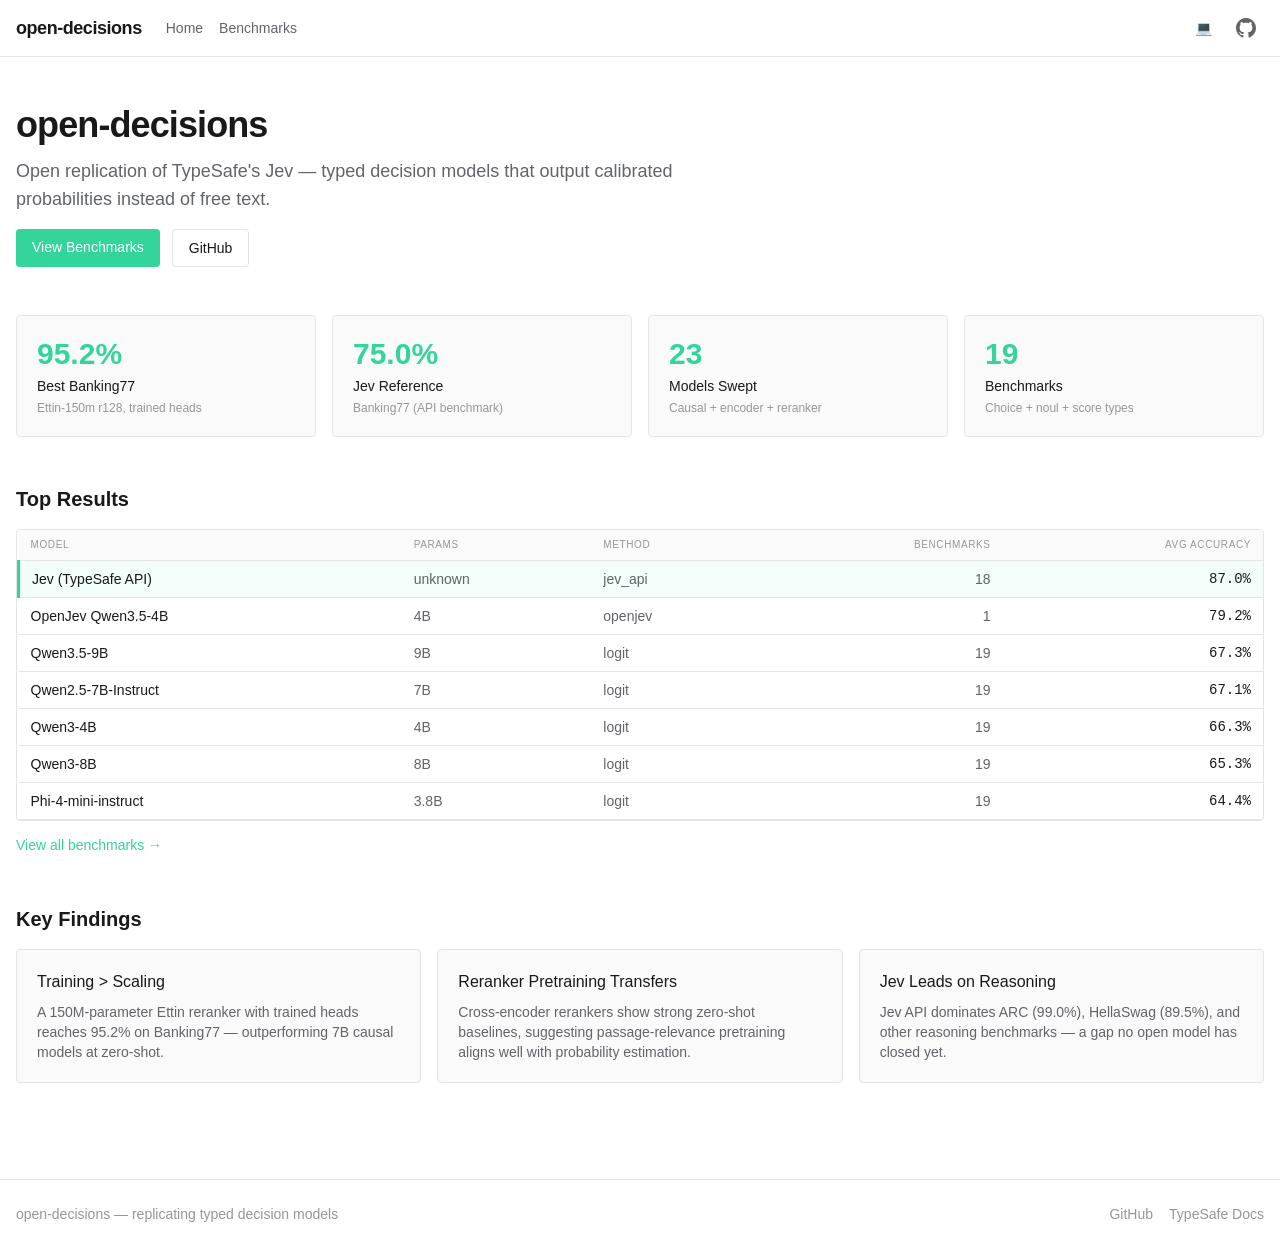
<file: index.html>
<!DOCTYPE html><html lang="en"><head><meta charSet="utf-8"/><meta name="viewport" content="width=device-width, initial-scale=1"/><link rel="stylesheet" href="/_next/static/chunks/3b48b8vn81ptx.css" data-precedence="next"/><link rel="preload" as="script" fetchPriority="low" href="/_next/static/chunks/310vm2bl3xxpt.js"/><script src="/_next/static/chunks/19mx3mg6lkumu.js" async=""></script><script src="/_next/static/chunks/0bma92pht_c97.js" async=""></script><script src="/_next/static/chunks/1eh83f1trsv72.js" async=""></script><script src="/_next/static/chunks/turbopack-32f_s3484xohk.js" async=""></script><script src="/_next/static/chunks/2z4izftu4hzwy.js" async=""></script><title>open-decisions</title><meta name="description" content="Open replication of TypeSafe&#x27;s Jev — typed decision models that output calibrated probabilities"/><script>
              (function() {
                var t = localStorage.getItem('theme');
                if (t === 'dark' || (!t && window.matchMedia('(prefers-color-scheme: dark)').matches)) {
                  document.documentElement.classList.add('dark');
                }
              })();
            </script><script src="/_next/static/chunks/0cz1d0mv5g_q7.js" noModule=""></script></head><body class="min-h-screen flex flex-col"><div hidden=""><!--$--><!--/$--></div><header class="border-b border-border sticky top-0 z-50 bg-bg/80 backdrop-blur-sm"><div class="max-w-7xl mx-auto px-4 h-14 flex items-center justify-between"><div class="flex items-center gap-6"><a class="font-semibold text-lg tracking-tight" href="/">open-decisions</a><nav class="hidden sm:flex items-center gap-4 text-sm text-text-dim"><a class="hover:text-text transition-colors" href="/">Home</a><a class="hover:text-text transition-colors" href="/benchmarks">Benchmarks</a></nav></div><div class="flex items-center gap-2"><button class="p-2 rounded-[var(--radius)] hover:bg-bg-hover transition-colors text-sm" aria-label="Theme: system" title="Theme: system">💻</button><a href="https://github.com/Oaklight/open-decisions" target="_blank" rel="noopener noreferrer" class="p-2 rounded-[var(--radius)] hover:bg-bg-hover transition-colors text-text-dim hover:text-text" aria-label="GitHub"><svg class="w-5 h-5" fill="currentColor" viewBox="0 0 24 24"><path d="M12 0c-6.626 0-12 5.373-12 12 0 5.302 3.438 9.8 8.207 11.387.599.111.793-.261.793-.577v-2.234c-3.338.726-4.033-1.416-4.033-1.416-.546-1.387-1.333-1.756-1.333-1.756-1.089-.745.083-.729.083-.729 1.205.084 1.839 1.237 1.839 1.237 1.07 1.834 2.807 1.304 3.492.997.107-.775.418-1.305.762-1.604-2.665-.305-5.467-1.334-5.467-5.931 0-1.311.469-2.381 1.236-3.221-.124-.303-.535-1.524.117-3.176 0 0 1.008-.322 3.301 1.23.957-.266 1.983-.399 3.003-.404 1.02.005 2.047.138 3.006.404 2.291-1.552 3.297-1.23 3.297-1.23.653 1.653.242 2.874.118 3.176.77.84 1.235 1.911 1.235 3.221 0 4.609-2.807 5.624-5.479 5.921.43.372.823 1.102.823 2.222v3.293c0 .319.192.694.801.576 4.765-1.589 8.199-6.086 8.199-11.386 0-6.627-5.373-12-12-12z"></path></svg></a><button class="sm:hidden p-2 rounded-[var(--radius)] hover:bg-bg-hover transition-colors text-text-dim" aria-label="Toggle menu" aria-expanded="false"><svg class="w-5 h-5" fill="none" stroke="currentColor" viewBox="0 0 24 24" stroke-width="2"><path stroke-linecap="round" stroke-linejoin="round" d="M4 6h16M4 12h16M4 18h16"></path></svg></button></div></div></header><main class="flex-1"><div class="max-w-7xl mx-auto px-4 py-12"><div class="mb-12"><h1 class="text-4xl font-bold tracking-tight mb-3">open-decisions</h1><p class="text-lg text-text-dim max-w-2xl">Open replication of TypeSafe&#x27;s Jev — typed decision models that output calibrated probabilities instead of free text.</p><div class="mt-4 flex gap-3"><a class="px-4 py-2 rounded-[var(--radius)] bg-accent text-[var(--accent-on)] font-medium text-sm hover:opacity-90 transition-opacity" href="/benchmarks">View Benchmarks</a><a href="https://github.com/Oaklight/open-decisions" target="_blank" rel="noopener noreferrer" class="px-4 py-2 rounded-[var(--radius)] border border-border text-sm hover:bg-bg-hover transition-colors">GitHub</a></div></div><div class="grid grid-cols-2 md:grid-cols-4 gap-4 mb-12"><div class="bg-bg-card border border-border rounded-[var(--radius)] p-5"><div class="text-3xl font-bold text-accent mb-1">95.2%</div><div class="text-sm font-medium text-text">Best Banking77</div><div class="text-xs text-text-muted mt-1">Ettin-150m r128, trained heads</div></div><div class="bg-bg-card border border-border rounded-[var(--radius)] p-5"><div class="text-3xl font-bold text-accent mb-1">75.0%</div><div class="text-sm font-medium text-text">Jev Reference</div><div class="text-xs text-text-muted mt-1">Banking77 (API benchmark)</div></div><div class="bg-bg-card border border-border rounded-[var(--radius)] p-5"><div class="text-3xl font-bold text-accent mb-1">23</div><div class="text-sm font-medium text-text">Models Swept</div><div class="text-xs text-text-muted mt-1">Causal + encoder + reranker</div></div><div class="bg-bg-card border border-border rounded-[var(--radius)] p-5"><div class="text-3xl font-bold text-accent mb-1">19</div><div class="text-sm font-medium text-text">Benchmarks</div><div class="text-xs text-text-muted mt-1">Choice + noul + score types</div></div></div><div class="mb-12"><h2 class="text-xl font-semibold mb-4">Top Results</h2><div class="overflow-x-auto border border-border rounded-[var(--radius)]"><table class="w-full text-sm"><thead><tr class="border-b border-border bg-bg-card"><th class="th-material text-left px-3 py-2">Model</th><th class="th-material text-left px-3 py-2">Params</th><th class="th-material text-left px-3 py-2">Method</th><th class="th-material text-right px-3 py-2">Benchmarks</th><th class="th-material text-right px-3 py-2">Avg Accuracy</th></tr></thead><tbody><tr class="border-b border-border hover:bg-bg-hover transition-colors row-jev"><td class="px-3 py-2 font-medium">Jev (TypeSafe API)</td><td class="px-3 py-2 text-text-dim">unknown</td><td class="px-3 py-2 text-text-dim">jev_api</td><td class="px-3 py-2 text-right text-text-dim">18</td><td class="px-3 py-2 text-right font-mono font-medium">87.0%</td></tr><tr class="border-b border-border hover:bg-bg-hover transition-colors "><td class="px-3 py-2 font-medium">OpenJev Qwen3.5-4B</td><td class="px-3 py-2 text-text-dim">4B</td><td class="px-3 py-2 text-text-dim">openjev</td><td class="px-3 py-2 text-right text-text-dim">1</td><td class="px-3 py-2 text-right font-mono font-medium">79.2%</td></tr><tr class="border-b border-border hover:bg-bg-hover transition-colors "><td class="px-3 py-2 font-medium">Qwen3.5-9B</td><td class="px-3 py-2 text-text-dim">9B</td><td class="px-3 py-2 text-text-dim">logit</td><td class="px-3 py-2 text-right text-text-dim">19</td><td class="px-3 py-2 text-right font-mono font-medium">67.3%</td></tr><tr class="border-b border-border hover:bg-bg-hover transition-colors "><td class="px-3 py-2 font-medium">Qwen2.5-7B-Instruct</td><td class="px-3 py-2 text-text-dim">7B</td><td class="px-3 py-2 text-text-dim">logit</td><td class="px-3 py-2 text-right text-text-dim">19</td><td class="px-3 py-2 text-right font-mono font-medium">67.1%</td></tr><tr class="border-b border-border hover:bg-bg-hover transition-colors "><td class="px-3 py-2 font-medium">Qwen3-4B</td><td class="px-3 py-2 text-text-dim">4B</td><td class="px-3 py-2 text-text-dim">logit</td><td class="px-3 py-2 text-right text-text-dim">19</td><td class="px-3 py-2 text-right font-mono font-medium">66.3%</td></tr><tr class="border-b border-border hover:bg-bg-hover transition-colors "><td class="px-3 py-2 font-medium">Qwen3-8B</td><td class="px-3 py-2 text-text-dim">8B</td><td class="px-3 py-2 text-text-dim">logit</td><td class="px-3 py-2 text-right text-text-dim">19</td><td class="px-3 py-2 text-right font-mono font-medium">65.3%</td></tr><tr class="border-b border-border hover:bg-bg-hover transition-colors "><td class="px-3 py-2 font-medium">Phi-4-mini-instruct</td><td class="px-3 py-2 text-text-dim">3.8B</td><td class="px-3 py-2 text-text-dim">logit</td><td class="px-3 py-2 text-right text-text-dim">19</td><td class="px-3 py-2 text-right font-mono font-medium">64.4%</td></tr></tbody></table></div><div class="mt-3"><a class="text-sm text-accent hover:text-accent-hover transition-colors" href="/benchmarks">View all benchmarks →</a></div></div><div class="mb-12"><h2 class="text-xl font-semibold mb-4">Key Findings</h2><div class="grid grid-cols-1 md:grid-cols-3 gap-4"><div class="bg-bg-card border border-border rounded-[var(--radius)] p-5"><h3 class="font-medium mb-2">Training &gt; Scaling</h3><p class="text-sm text-text-dim">A 150M-parameter Ettin reranker with trained heads reaches<!-- --> <!-- -->95.2%<!-- --> on Banking77 — outperforming 7B causal models at zero-shot.</p></div><div class="bg-bg-card border border-border rounded-[var(--radius)] p-5"><h3 class="font-medium mb-2">Reranker Pretraining Transfers</h3><p class="text-sm text-text-dim">Cross-encoder rerankers show strong zero-shot baselines, suggesting passage-relevance pretraining aligns well with probability estimation.</p></div><div class="bg-bg-card border border-border rounded-[var(--radius)] p-5"><h3 class="font-medium mb-2">Jev Leads on Reasoning</h3><p class="text-sm text-text-dim">Jev API dominates ARC (<!-- -->99.0%<!-- -->), HellaSwag (<!-- -->89.5%<!-- -->), and other reasoning benchmarks — a gap no open model has closed yet.</p></div></div></div></div><!--$--><!--/$--></main><footer class="border-t border-border mt-auto py-6"><div class="max-w-7xl mx-auto px-4 flex flex-col sm:flex-row items-center justify-between gap-4 text-sm text-text-muted"><span>open-decisions — replicating typed decision models</span><div class="flex gap-4"><a href="https://github.com/Oaklight/open-decisions" target="_blank" rel="noopener noreferrer" class="hover:text-text transition-colors">GitHub</a><a href="https://docs.typesafe.ai" target="_blank" rel="noopener noreferrer" class="hover:text-text transition-colors">TypeSafe Docs</a></div></div></footer><script src="/_next/static/chunks/310vm2bl3xxpt.js" id="_R_" async=""></script><script>(self.__next_f=self.__next_f||[]).push([0])</script><script>self.__next_f.push([1,"1:\"$Sreact.fragment\"\n2:I[70119,[\"/_next/static/chunks/2z4izftu4hzwy.js\"],\"default\"]\n3:I[39756,[\"/_next/static/chunks/2z4izftu4hzwy.js\"],\"default\"]\n4:I[37457,[\"/_next/static/chunks/2z4izftu4hzwy.js\"],\"default\"]\n5:I[22016,[\"/_next/static/chunks/2z4izftu4hzwy.js\"],\"\"]\nf:I[68027,[\"/_next/static/chunks/2z4izftu4hzwy.js\"],\"default\",1]\n:HL[\"/_next/static/chunks/3b48b8vn81ptx.css\",\"style\"]\n0:{\"P\":null,\"c\":[\"\",\"\"],\"q\":\"\",\"i\":false,\"f\":[[[\"\",{\"children\":[\"__PAGE__\",{},\"$undefined\",\"$undefined\",4608]},\"$undefined\",\"$undefined\",4624],[[\"$\",\"$1\",\"c\",{\"children\":[[[\"$\",\"link\",\"0\",{\"rel\":\"stylesheet\",\"href\":\"/_next/static/chunks/3b48b8vn81ptx.css\",\"precedence\":\"next\",\"crossOrigin\":\"$undefined\",\"nonce\":\"$undefined\"}],[\"$\",\"script\",\"script-0\",{\"src\":\"/_next/static/chunks/2z4izftu4hzwy.js\",\"async\":true,\"nonce\":\"$undefined\"}]],[\"$\",\"html\",null,{\"lang\":\"en\",\"suppressHydrationWarning\":true,\"children\":[[\"$\",\"head\",null,{\"children\":[\"$\",\"script\",null,{\"dangerouslySetInnerHTML\":{\"__html\":\"\\n              (function() {\\n                var t = localStorage.getItem('theme');\\n                if (t === 'dark' || (!t \u0026\u0026 window.matchMedia('(prefers-color-scheme: dark)').matches)) {\\n                  document.documentElement.classList.add('dark');\\n                }\\n              })();\\n            \"}}]}],[\"$\",\"body\",null,{\"className\":\"min-h-screen flex flex-col\",\"children\":[[\"$\",\"$L2\",null,{}],[\"$\",\"main\",null,{\"className\":\"flex-1\",\"children\":[\"$\",\"$L3\",null,{\"parallelRouterKey\":\"children\",\"error\":\"$undefined\",\"errorStyles\":\"$undefined\",\"errorScripts\":\"$undefined\",\"template\":[\"$\",\"$L4\",null,{}],\"templateStyles\":\"$undefined\",\"templateScripts\":\"$undefined\",\"notFound\":[[[\"$\",\"title\",null,{\"children\":\"404: This page could not be found.\"}],[\"$\",\"div\",null,{\"style\":{\"fontFamily\":\"system-ui,\\\"Segoe UI\\\",Roboto,Helvetica,Arial,sans-serif,\\\"Apple Color Emoji\\\",\\\"Segoe UI Emoji\\\"\",\"height\":\"100vh\",\"textAlign\":\"center\",\"display\":\"flex\",\"flexDirection\":\"column\",\"alignItems\":\"center\",\"justifyContent\":\"center\"},\"children\":[\"$\",\"div\",null,{\"children\":[[\"$\",\"style\",null,{\"dangerouslySetInnerHTML\":{\"__html\":\"body{color:#000;background:#fff;margin:0}.next-error-h1{border-right:1px solid rgba(0,0,0,.3)}@media (prefers-color-scheme:dark){body{color:#fff;background:#000}.next-error-h1{border-right:1px solid rgba(255,255,255,.3)}}\"}}],[\"$\",\"h1\",null,{\"className\":\"next-error-h1\",\"style\":{\"display\":\"inline-block\",\"margin\":\"0 20px 0 0\",\"padding\":\"0 23px 0 0\",\"fontSize\":24,\"fontWeight\":500,\"verticalAlign\":\"top\",\"lineHeight\":\"49px\"},\"children\":404}],[\"$\",\"div\",null,{\"style\":{\"display\":\"inline-block\"},\"children\":[\"$\",\"h2\",null,{\"style\":{\"fontSize\":14,\"fontWeight\":400,\"lineHeight\":\"49px\",\"margin\":0},\"children\":\"This page could not be found.\"}]}]]}]}]],[]],\"forbidden\":\"$undefined\",\"unauthorized\":\"$undefined\"}]}],[\"$\",\"footer\",null,{\"className\":\"border-t border-border mt-auto py-6\",\"children\":[\"$\",\"div\",null,{\"className\":\"max-w-7xl mx-auto px-4 flex flex-col sm:flex-row items-center justify-between gap-4 text-sm text-text-muted\",\"children\":[[\"$\",\"span\",null,{\"children\":\"open-decisions — replicating typed decision models\"}],[\"$\",\"div\",null,{\"className\":\"flex gap-4\",\"children\":[[\"$\",\"a\",null,{\"href\":\"https://github.com/Oaklight/open-decisions\",\"target\":\"_blank\",\"rel\":\"noopener noreferrer\",\"className\":\"hover:text-text transition-colors\",\"children\":\"GitHub\"}],[\"$\",\"a\",null,{\"href\":\"https://docs.typesafe.ai\",\"target\":\"_blank\",\"rel\":\"noopener noreferrer\",\"className\":\"hover:text-text transition-colors\",\"children\":\"TypeSafe Docs\"}]]}]]}]}]]}]]}]]}],{\"children\":[[\"$\",\"$1\",\"c\",{\"children\":[[\"$\",\"div\",null,{\"className\":\"max-w-7xl mx-auto px-4 py-12\",\"children\":[[\"$\",\"div\",null,{\"className\":\"mb-12\",\"children\":[[\"$\",\"h1\",null,{\"className\":\"text-4xl font-bold tracking-tight mb-3\",\"children\":\"open-decisions\"}],[\"$\",\"p\",null,{\"className\":\"text-lg text-text-dim max-w-2xl\",\"children\":\"Open replication of TypeSafe's Jev — typed decision models that output calibrated probabilities instead of free text.\"}],[\"$\",\"div\",null,{\"className\":\"mt-4 flex gap-3\",\"children\":[[\"$\",\"$L5\",null,{\"href\":\"/benchmarks\",\"className\":\"px-4 py-2 rounded-[var(--radius)] bg-accent text-[var(--accent-on)] font-medium text-sm hover:opacity-90 transition-opacity\",\"children\":\"View Benchmarks\"}],[\"$\",\"a\",null,{\"href\":\"https://github.com/Oaklight/open-decisions\",\"target\":\"_blank\",\"rel\":\"noopener noreferrer\",\"className\":\"px-4 py-2 rounded-[var(--radius)] border border-border text-sm hover:bg-bg-hover transition-colors\",\"children\":\"GitHub\"}]]}]]}],[\"$\",\"div\",null,{\"className\":\"grid grid-cols-2 md:grid-cols-4 gap-4 mb-12\",\"children\":[[\"$\",\"div\",null,{\"className\":\"bg-bg-card border border-border rounded-[var(--radius)] p-5\",\"children\":[[\"$\",\"div\",null,{\"className\":\"text-3xl font-bold text-accent mb-1\",\"children\":\"95.2%\"}],\"$L6\",\"$L7\"]}],\"$L8\",\"$L9\",\"$La\"]}],\"$Lb\",\"$Lc\"]}],null,\"$Ld\"]}],{},null,false,null]},null,false,null],\"$Le\",false]],\"m\":\"$undefined\",\"G\":[\"$f\",[\"$L10\"]],\"S\":true,\"h\":null,\"r\":\"$undefined\",\"s\":\"$undefined\",\"a\":\"$undefined\",\"l\":\"$undefined\",\"p\":\"$undefined\",\"d\":\"$undefined\",\"b\":\"cdvUkUgxKqDB3Y49MjK_J\"}\n15:I[97367,[\"/_next/static/chunks/2z4izftu4hzwy.js\"],\"OutletBoundary\"]\n16:\"$Sreact.suspense\"\n18:I[97367,[\"/_next/static/chunks/2z4izftu4hzwy.js\"],\"ViewportBoundary\"]\n1a:I[97367,[\"/_next/static/chunks/2z4izftu4hzwy.js\"],\"MetadataBoundary\"]\n6:[\"$\",\"div\",null,{\"className\":\"text-sm font-medium text-text\",\"children\":\"Best Banking77\"}]\n7:[\"$\",\"div\",null,{\"className\":\"text-xs text-text-muted mt-1\",\"children\":\"Ettin-150m r128, trained heads\"}]\n8:[\"$\",\"div\",null,{\"className\":\"bg-bg-card border border-border rounded-[var(--radius)] p-5\",\"children\":[[\"$\",\"div\",null,{\"className\":\"text-3xl font-bold text-accent mb-1\",\"children\":\"75.0%\"}],[\"$\",\"div\",null,{\"className\":\"text-sm font-medium text-text\",\"children\":\"Jev Reference\"}],[\"$\",\"div\",null,{\"className\":\"text-xs text-text-muted mt-1\",\"children\":\"Banking77 (API benchmark)\"}]]}]\n9:[\"$\",\"div\",null,{\"className\":\"bg-bg-card border border-border rounded-[var(--radius)] p-5\",\"children\":[[\"$\",\"div\",null,{\"className\":\"text-3xl font-bold text-accent mb-1\",\"children\":\"23\"}],[\"$\",\"div\",null,{\"className\":\"text-sm font-medium text-text\",\"children\":\"Models Swept\"}],[\"$\",\"div\",null,{\"className\":\"text-xs text-text-muted mt-1\",\"children\":\"Causal + encoder + reranker\"}]]}]\na:[\"$\",\"div\",null,{\"className\":\"bg-bg-card border border-border rounded-[var(--radius)] p-5\",\"children\":[[\"$\",\"div\",null,{\"className\":\"text-3xl font-bold text-accent mb-1\",\"children\":\"19\"}],[\"$\",\"div\",null,{\"className\":\"text-sm font-medium text-text\",\"children\":\"Benchmarks\"}],[\"$\",\"div\",null,{\"className\":\"text-xs text-text-muted mt-1\",\"children\":\"Choice + noul + score types\"}]]}]\nb:[\"$\",\"div\",null,{\"className\":\"mb-12\",\"children\":[[\"$\",\"h2\",null,{\"className\":\"text-xl font-semibold mb-4\",\"children\":\"Top Results\"}],[\"$\",\"div\",null,{\"className\":\"overflow-x-auto border border-border rounded-[var(--radius)]\",\"children\":[\"$\",\"table\",null,{\"className\":\"w-full text-sm\",\"children\":[[\"$\",\"thead\",null,{\"children\":[\"$\",\"tr\",null,{\"className\":\"border-b border-border bg-bg-card\",\"children\":[[\"$\",\"th\",null,{\"className\":\"th-material text-left px-3 py-2\",\"children\":\"Model\"}],[\"$\",\"th\",null,{\"className\":\"th-material text-left px-3 py-2\",\"children\":\"Params\"}],[\"$\",\"th\",null,{\"className\":\"th-material text-left px-3 py-2\",\"children\":\"Method\"}],[\"$\",\"th\",null,{\"className\":\"th-material text-right px-3 py-2\",\"children\":\"Benchmarks\"}],[\"$\",\"th\",null,{\"className\":\"th-material text-right px-3 py-2\",\"children\":\"Avg Accuracy\"}]]}]}],[\"$\",\"tbody\",null,{\"children\":[[\"$\",\"tr\",\"jev_api-api\",{\"className\":\"border-b border-border hover:bg-bg-hover transition-colors row-jev\",\"children\":[[\"$\",\"td\",null,{\"className\":\"px-3 py-2 font-medium\",\"children\":\"Jev (TypeSafe API)\"}],[\"$\",\"td\",null,{\"className\":\"px-3 py-2 text-text-dim\",\"children\":\"unknown\"}],[\"$\",\"td\",null,{\"className\":\"px-3 py-2 text-text-dim\",\"children\":\"jev_api\"}],[\"$\",\"td\",null,{\"className\":\"px-3 py-2 text-right text-text-dim\",\"children\":18}],[\"$\",\"td\",null,{\"className\":\"px-3 py-2 text-right font-mono font-medium\",\"children\":\"87.0%\"}]]}],[\"$\",\"tr\",\"openjev-Qwen_Qwen3.5-4B\",{\"className\":\"border-b border-border hover:bg-bg-hover transition-colors \",\"children\":[[\"$\",\"td\",null,{\"className\":\"px-3 py-2 font-medium\",\"children\":\"OpenJev Qwen3.5-4B\"}],[\"$\",\"td\",null,{\"className\":\"px-3 py-2 text-text-dim\",\"children\":\"4B\"}],[\"$\",\"td\",null,{\"className\":\"px-3 py-2 text-text-dim\",\"children\":\"openjev\"}],[\"$\",\"td\",null,{\"className\":\"px-3 py-2 text-right text-text-dim\",\"children\":1}],[\"$\",\"td\",null,{\"className\":\"px-3 py-2 text-right font-mono font-medium\",\"children\":\"79.2%\"}]]}],[\"$\",\"tr\",\"logit-Qwen_Qwen3.5-9B\",{\"className\":\"border-b border-border hover:bg-bg-hover transition-colors \",\"children\":[[\"$\",\"td\",null,{\"className\":\"px-3 py-2 font-medium\",\"children\":\"Qwen3.5-9B\"}],[\"$\",\"td\",null,{\"className\":\"px-3 py-2 text-text-dim\",\"children\":\"9B\"}],[\"$\",\"td\",null,{\"className\":\"px-3 py-2 text-text-dim\",\"children\":\"logit\"}],[\"$\",\"td\",null,{\"className\":\"px-3 py-2 text-right text-text-dim\",\"children\":19}],[\"$\",\"td\",null,{\"className\":\"px-3 py-2 text-right font-mono font-medium\",\"children\":\"67.3%\"}]]}],[\"$\",\"tr\",\"phaseA-logit-Qwen_Qwen2.5-7B-Instruct\",{\"className\":\"border-b border-border hover:bg-bg-hover transition-colors \",\"children\":[[\"$\",\"td\",null,{\"className\":\"px-3 py-2 font-medium\",\"children\":\"Qwen2.5-7B-Instruct\"}],[\"$\",\"td\",null,{\"className\":\"px-3 py-2 text-text-dim\",\"children\":\"7B\"}],[\"$\",\"td\",null,{\"className\":\"px-3 py-2 text-text-dim\",\"children\":\"logit\"}],[\"$\",\"td\",null,{\"className\":\"px-3 py-2 text-right text-text-dim\",\"children\":19}],[\"$\",\"td\",null,{\"className\":\"px-3 py-2 text-right font-mono font-medium\",\"children\":\"67.1%\"}]]}],[\"$\",\"tr\",\"logit-Qwen_Qwen3-4B\",{\"className\":\"border-b border-border hover:bg-bg-hover transition-colors \",\"children\":[[\"$\",\"td\",null,{\"className\":\"px-3 py-2 font-medium\",\"children\":\"Qwen3-4B\"}],[\"$\",\"td\",null,{\"className\":\"px-3 py-2 text-text-dim\",\"children\":\"4B\"}],[\"$\",\"td\",null,{\"className\":\"px-3 py-2 text-text-dim\",\"children\":\"logit\"}],[\"$\",\"td\",null,{\"className\":\"px-3 py-2 text-right text-text-dim\",\"children\":19}],[\"$\",\"td\",null,{\"className\":\"px-3 py-2 text-right font-mono font-medium\",\"children\":\"66.3%\"}]]}],[\"$\",\"tr\",\"logit-Qwen_Qwen3-8B\",{\"className\":\"border-b border-border hover:bg-bg-hover transition-colors \",\"children\":[[\"$\",\"td\",null,{\"className\":\"px-3 py-2 font-medium\",\"children\":\"Qwen3-8B\"}],[\"$\",\"td\",null,{\"className\":\"px-3 py-2 text-text-dim\",\"children\":\"8B\"}],[\"$\",\"td\",null,{\"className\":\"px-3 py-2 text-text-dim\",\"children\":\"logit\"}],[\"$\",\"td\",null,{\"className\":\"px-3 py-2 text-right text-text-dim\",\"children\":19}],[\"$\",\"td\",null,{\"className\":\"px-3 py-2 text-right font-mono font-medium\",\"children\":\"65.3%\"}]]}],[\"$\",\"tr\",\"phaseA-logit-microsoft_Phi-4-mini-instruct\",{\"className\":\"border-b border-border hover:bg-bg-hover transition-colors \",\"children\":[[\"$\",\"td\",null,{\"className\":\"px-3 py-2 font-medium\",\"children\":\"Phi-4-mini-instruct\"}],[\"$\",\"td\",null,{\"className\":\"px-3 py-2 text-text-dim\",\"children\":\"3.8B\"}],\"$L11\",\"$L12\",\"$L13\"]}]]}]]}]}],\"$L14\"]}]\nc:[\"$\",\"div\",null,{\"className\":\"mb-12\",\"children\":[[\"$\",\"h2\",null,{\"className\":\"text-xl font-semibold mb-4\",\"children\":\"Key Findings\"}],[\"$\",\"div\",null,{\"className\":\"grid grid-cols-1 md:grid-cols-3 gap-4\",\"children\":[[\"$\",\"div\",null,{\"className\":\"bg-bg-card border border-border rounded-[var(--radius)] p-5\",\"children\":[[\"$\",\"h3\",null,{\"className\":\"font-medium mb-2\",\"children\":\"Training \u003e Scaling\"}],[\"$\",\"p\",null,{\"className\":\"text-sm text-text-dim\",\"children\":[\"A 150M-parameter Ettin reranker with trained heads reaches\",\" \",\"95.2%\",\" on Banking77 — outperforming 7B causal models at zero-shot.\"]}]]}],[\"$\",\"div\",null,{\"className\":\"bg-bg-card border border-border rounded-[var(--radius)] p-5\",\"children\":[[\"$\",\"h3\",null,{\"className\":\"font-medium mb-2\",\"children\":\"Reranker Pretraining Transfers\"}],[\"$\",\"p\",null,{\"className\":\"text-sm text-text-dim\",\"children\":\"Cross-encoder rerankers show strong zero-shot baselines, suggesting passage-relevance pretraining aligns well with probability estimation.\"}]]}],[\"$\",\"div\",null,{\"className\":\"bg-bg-card border border-border rounded-[var(--radius)] p-5\",\"children\":[[\"$\",\"h3\",null,{\"className\":\"font-medium mb-2\",\"children\":\"Jev Leads on Reasoning\"}],[\"$\",\"p\",null,{\"className\":\"text-sm text-text-dim\",\"children\":[\"Jev API dominates ARC (\",\"99.0%\",\"), HellaSwag (\",\"89.5%\",\"), and other reasoning benchmarks — a gap no open model has closed yet.\"]}]]}]]}]]}]\nd:[\"$\",\"$L15\",null,{\"children\":[\"$\",\"$16\",null,{\"name\":\"Next.MetadataOutlet\",\"children\":\"$@17\"}]}]\ne:[\"$\",\"$1\",\"h\",{\"children\":[null,[\"$\",\"$L18\",null,{\"children\":\"$L19\"}],[\"$\",\"div\",null,{\"hidden\":true,\"children\":[\"$\",\"$L1a\",null,{\"children\":[\"$\",\"$16\",null,{\"name\":\"Next.Metadata\",\"children\":\"$L1b\"}]}]}],null]}]\n10:[\"$\",\"link\",\"0\",{\"rel\":\"stylesheet\",\"href\":\"/_next/static/chunks/3b48b8vn81ptx.css\",\"precedence\":\"next\",\"crossOrigin\":\"$undefined\",\"nonce\":\"$undefined\"}]\n11:[\"$\",\"td\",null,{\"className\":\"px-3 py-2 text-text-dim\",\"children\":\"logit\"}]\n12:[\"$\",\"td\",null,{\"className\":\"px-3 py-2 text-right text-text-dim\",\"children\":19}]\n13:[\"$\",\"td\",null,{\"className\":\"px-3 py-2 text-right font-mono font-medium\",\"children\":\"64.4%\"}]\n14:[\"$\",\"div\",null,{\"className\":\"mt-3\",\"children\":[\"$\",\"$L5\",null,{\"href\":\"/benchmarks\",\"className\":\"text-sm text-accent hover:text-accent-hover transition-colors\",\"children\":\"View all benchmarks →\"}]}]\n19:[[\"$\",\"meta\",\"0\",{\"charSet\":\"utf-8\"}],[\"$\",\"meta\",\"1\",{\"name\":\"viewport\",\"content\":\"width=device-width, initial-scale=1\"}]]\n17:null\n1b:[[\"$\",\"title\",\"0\",{\"children\":\"open-decisions\"}],[\"$\",\"meta\",\"1\",{\"name\":\"description\",\"content\":\"Open replication of TypeSafe's Jev — typed decision models that output calibrated probabilities\"}]]\n"])</script></body></html>
</file>
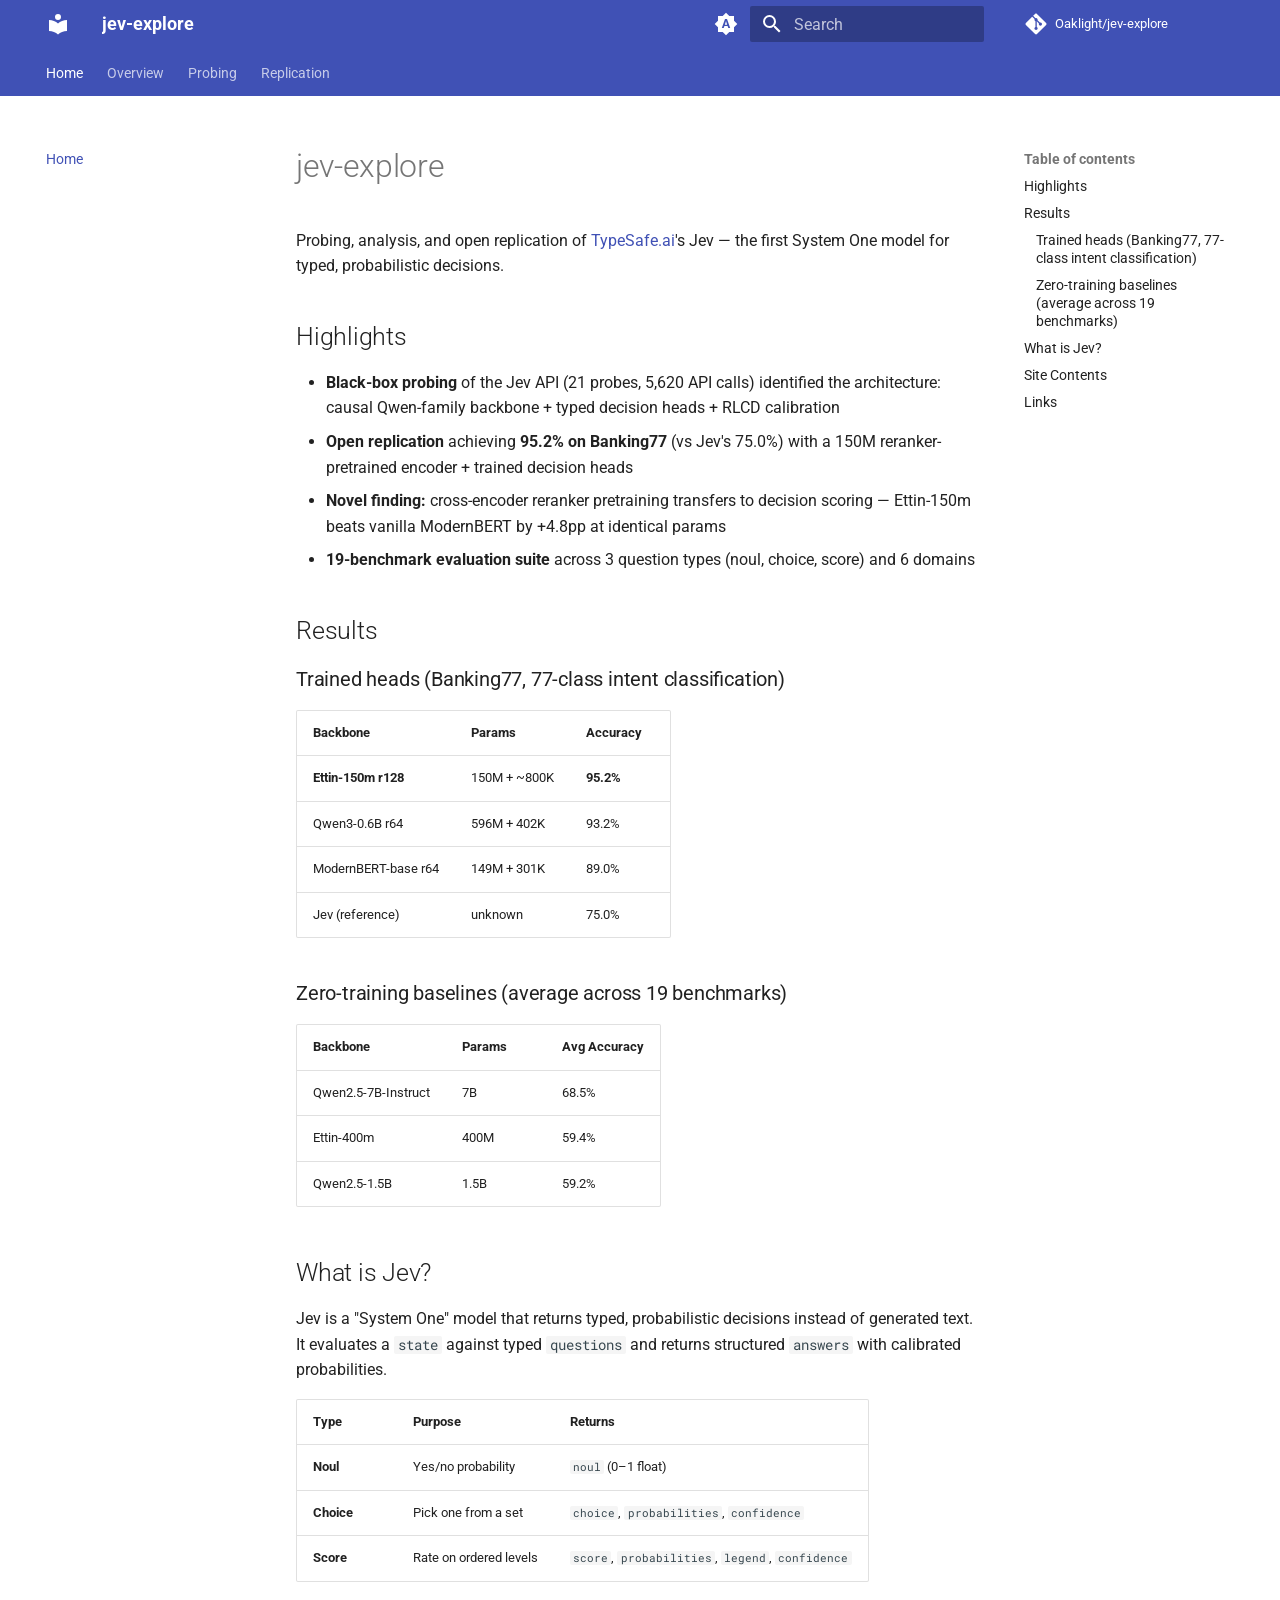
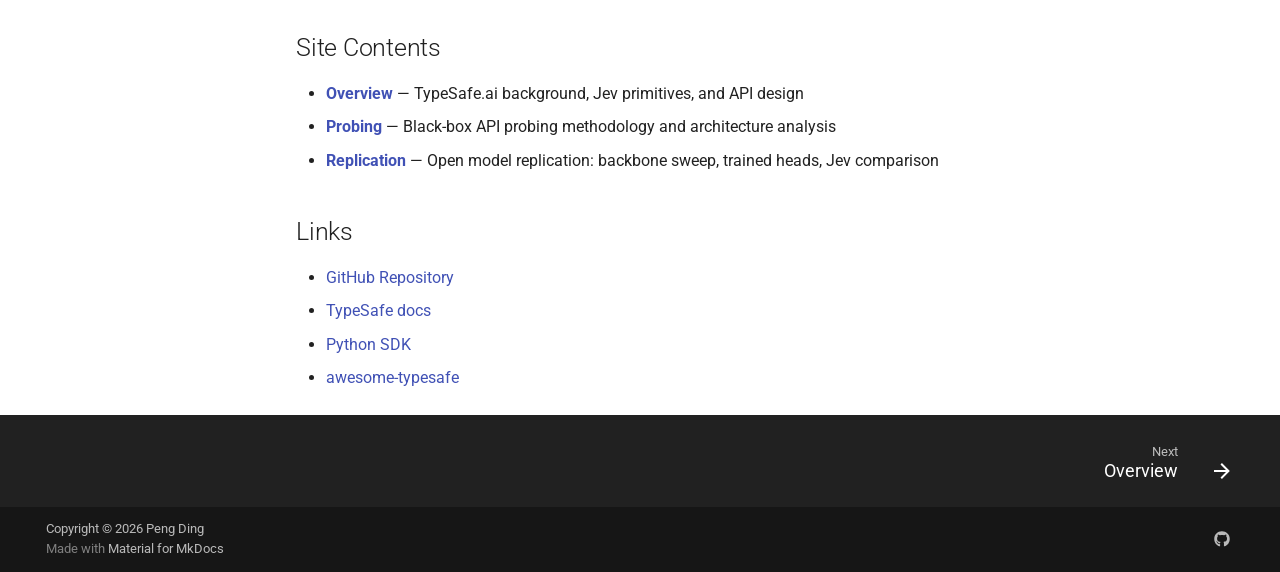
<file: docs/index.html>
<!doctype html>
<html lang="en" class="no-js">
  <head>
    
      <meta charset="utf-8">
      <meta name="viewport" content="width=device-width,initial-scale=1">
      
        <meta name="description" content="Probing, analysis, and open replication of TypeSafe.ai's Jev System One model">
      
      
        <meta name="author" content="Peng Ding">
      
      
        <link rel="canonical" href="https://oaklight.github.io/jev-explore-site/">
      
      
      
        <link rel="next" href="overview/">
      
      
        
      
      
      <link rel="icon" href="assets/images/favicon.png">
      <meta name="generator" content="mkdocs-1.6.1, mkdocs-material-9.7.7">
    
    
      
        <title>jev-explore</title>
      
    
    
      <link rel="stylesheet" href="assets/stylesheets/main.ec1eaa64.min.css">
      
        
        <link rel="stylesheet" href="assets/stylesheets/palette.ab4e12ef.min.css">
      
      


    
    
      
    
    
      
        
        
        <link rel="preconnect" href="https://fonts.gstatic.com" crossorigin>
        <link rel="stylesheet" href="https://fonts.googleapis.com/css?family=Roboto:300,300i,400,400i,700,700i%7CRoboto+Mono:400,400i,700,700i&display=fallback">
        <style>:root{--md-text-font:"Roboto";--md-code-font:"Roboto Mono"}</style>
      
    
    
      <link rel="stylesheet" href="stylesheets/extra.css">
    
    <script>__md_scope=new URL(".",location),__md_hash=e=>[...e].reduce(((e,_)=>(e<<5)-e+_.charCodeAt(0)),0),__md_get=(e,_=localStorage,t=__md_scope)=>JSON.parse(_.getItem(t.pathname+"."+e)),__md_set=(e,_,t=localStorage,a=__md_scope)=>{try{t.setItem(a.pathname+"."+e,JSON.stringify(_))}catch(e){}}</script>
    
      

    
    
  </head>
  
  
    
    
      
    
    
    
    
    <body dir="ltr" data-md-color-scheme="default" data-md-color-primary="indigo" data-md-color-accent="indigo">
  
    
    <input class="md-toggle" data-md-toggle="drawer" type="checkbox" id="__drawer" autocomplete="off">
    <input class="md-toggle" data-md-toggle="search" type="checkbox" id="__search" autocomplete="off">
    <label class="md-overlay" for="__drawer"></label>
    <div data-md-component="skip">
      
        
        <a href="#jev-explore" class="md-skip">
          Skip to content
        </a>
      
    </div>
    <div data-md-component="announce">
      
    </div>
    
    
      

<header class="md-header" data-md-component="header">
  <nav class="md-header__inner md-grid" aria-label="Header">
    <a href="." title="jev-explore" class="md-header__button md-logo" aria-label="jev-explore" data-md-component="logo">
      
  
  <svg xmlns="http://www.w3.org/2000/svg" viewBox="0 0 24 24"><path d="M12 8a3 3 0 0 0 3-3 3 3 0 0 0-3-3 3 3 0 0 0-3 3 3 3 0 0 0 3 3m0 3.54C9.64 9.35 6.5 8 3 8v11c3.5 0 6.64 1.35 9 3.54 2.36-2.19 5.5-3.54 9-3.54V8c-3.5 0-6.64 1.35-9 3.54"/></svg>

    </a>
    <label class="md-header__button md-icon" for="__drawer">
      
      <svg xmlns="http://www.w3.org/2000/svg" viewBox="0 0 24 24"><path d="M3 6h18v2H3zm0 5h18v2H3zm0 5h18v2H3z"/></svg>
    </label>
    <div class="md-header__title" data-md-component="header-title">
      <div class="md-header__ellipsis">
        <div class="md-header__topic">
          <span class="md-ellipsis">
            jev-explore
          </span>
        </div>
        <div class="md-header__topic" data-md-component="header-topic">
          <span class="md-ellipsis">
            
              Home
            
          </span>
        </div>
      </div>
    </div>
    
      
        <form class="md-header__option" data-md-component="palette">
  
    
    
    
    <input class="md-option" data-md-color-media="(prefers-color-scheme)" data-md-color-scheme="default" data-md-color-primary="indigo" data-md-color-accent="indigo"  aria-label="Switch to light mode"  type="radio" name="__palette" id="__palette_0">
    
      <label class="md-header__button md-icon" title="Switch to light mode" for="__palette_1" hidden>
        <svg xmlns="http://www.w3.org/2000/svg" viewBox="0 0 24 24"><path d="m14.3 16-.7-2h-3.2l-.7 2H7.8L11 7h2l3.2 9zM20 8.69V4h-4.69L12 .69 8.69 4H4v4.69L.69 12 4 15.31V20h4.69L12 23.31 15.31 20H20v-4.69L23.31 12zm-9.15 3.96h2.3L12 9z"/></svg>
      </label>
    
  
    
    
    
    <input class="md-option" data-md-color-media="(prefers-color-scheme: light)" data-md-color-scheme="default" data-md-color-primary="indigo" data-md-color-accent="indigo"  aria-label="Switch to dark mode"  type="radio" name="__palette" id="__palette_1">
    
      <label class="md-header__button md-icon" title="Switch to dark mode" for="__palette_2" hidden>
        <svg xmlns="http://www.w3.org/2000/svg" viewBox="0 0 24 24"><path d="M12 8a4 4 0 0 0-4 4 4 4 0 0 0 4 4 4 4 0 0 0 4-4 4 4 0 0 0-4-4m0 10a6 6 0 0 1-6-6 6 6 0 0 1 6-6 6 6 0 0 1 6 6 6 6 0 0 1-6 6m8-9.31V4h-4.69L12 .69 8.69 4H4v4.69L.69 12 4 15.31V20h4.69L12 23.31 15.31 20H20v-4.69L23.31 12z"/></svg>
      </label>
    
  
    
    
    
    <input class="md-option" data-md-color-media="(prefers-color-scheme: dark)" data-md-color-scheme="slate" data-md-color-primary="indigo" data-md-color-accent="indigo"  aria-label="Switch to system preference"  type="radio" name="__palette" id="__palette_2">
    
      <label class="md-header__button md-icon" title="Switch to system preference" for="__palette_0" hidden>
        <svg xmlns="http://www.w3.org/2000/svg" viewBox="0 0 24 24"><path d="M12 18c-.89 0-1.74-.2-2.5-.55C11.56 16.5 13 14.42 13 12s-1.44-4.5-3.5-5.45C10.26 6.2 11.11 6 12 6a6 6 0 0 1 6 6 6 6 0 0 1-6 6m8-9.31V4h-4.69L12 .69 8.69 4H4v4.69L.69 12 4 15.31V20h4.69L12 23.31 15.31 20H20v-4.69L23.31 12z"/></svg>
      </label>
    
  
</form>
      
    
    
      <script>var palette=__md_get("__palette");if(palette&&palette.color){if("(prefers-color-scheme)"===palette.color.media){var media=matchMedia("(prefers-color-scheme: light)"),input=document.querySelector(media.matches?"[data-md-color-media='(prefers-color-scheme: light)']":"[data-md-color-media='(prefers-color-scheme: dark)']");palette.color.media=input.getAttribute("data-md-color-media"),palette.color.scheme=input.getAttribute("data-md-color-scheme"),palette.color.primary=input.getAttribute("data-md-color-primary"),palette.color.accent=input.getAttribute("data-md-color-accent")}for(var[key,value]of Object.entries(palette.color))document.body.setAttribute("data-md-color-"+key,value)}</script>
    
    
    
      
      
        <label class="md-header__button md-icon" for="__search">
          
          <svg xmlns="http://www.w3.org/2000/svg" viewBox="0 0 24 24"><path d="M9.5 3A6.5 6.5 0 0 1 16 9.5c0 1.61-.59 3.09-1.56 4.23l.27.27h.79l5 5-1.5 1.5-5-5v-.79l-.27-.27A6.52 6.52 0 0 1 9.5 16 6.5 6.5 0 0 1 3 9.5 6.5 6.5 0 0 1 9.5 3m0 2C7 5 5 7 5 9.5S7 14 9.5 14 14 12 14 9.5 12 5 9.5 5"/></svg>
        </label>
        <div class="md-search" data-md-component="search" role="dialog">
  <label class="md-search__overlay" for="__search"></label>
  <div class="md-search__inner" role="search">
    <form class="md-search__form" name="search">
      <input type="text" class="md-search__input" name="query" aria-label="Search" placeholder="Search" autocapitalize="off" autocorrect="off" autocomplete="off" spellcheck="false" data-md-component="search-query" required>
      <label class="md-search__icon md-icon" for="__search">
        
        <svg xmlns="http://www.w3.org/2000/svg" viewBox="0 0 24 24"><path d="M9.5 3A6.5 6.5 0 0 1 16 9.5c0 1.61-.59 3.09-1.56 4.23l.27.27h.79l5 5-1.5 1.5-5-5v-.79l-.27-.27A6.52 6.52 0 0 1 9.5 16 6.5 6.5 0 0 1 3 9.5 6.5 6.5 0 0 1 9.5 3m0 2C7 5 5 7 5 9.5S7 14 9.5 14 14 12 14 9.5 12 5 9.5 5"/></svg>
        
        <svg xmlns="http://www.w3.org/2000/svg" viewBox="0 0 24 24"><path d="M20 11v2H8l5.5 5.5-1.42 1.42L4.16 12l7.92-7.92L13.5 5.5 8 11z"/></svg>
      </label>
      <nav class="md-search__options" aria-label="Search">
        
        <button type="reset" class="md-search__icon md-icon" title="Clear" aria-label="Clear" tabindex="-1">
          
          <svg xmlns="http://www.w3.org/2000/svg" viewBox="0 0 24 24"><path d="M19 6.41 17.59 5 12 10.59 6.41 5 5 6.41 10.59 12 5 17.59 6.41 19 12 13.41 17.59 19 19 17.59 13.41 12z"/></svg>
        </button>
      </nav>
      
        <div class="md-search__suggest" data-md-component="search-suggest"></div>
      
    </form>
    <div class="md-search__output">
      <div class="md-search__scrollwrap" tabindex="0" data-md-scrollfix>
        <div class="md-search-result" data-md-component="search-result">
          <div class="md-search-result__meta">
            Initializing search
          </div>
          <ol class="md-search-result__list" role="presentation"></ol>
        </div>
      </div>
    </div>
  </div>
</div>
      
    
    
      <div class="md-header__source">
        <a href="https://github.com/Oaklight/jev-explore" title="Go to repository" class="md-source" data-md-component="source">
  <div class="md-source__icon md-icon">
    
    <svg xmlns="http://www.w3.org/2000/svg" viewBox="0 0 448 512"><!--! Font Awesome Free 7.1.0 by @fontawesome - https://fontawesome.com License - https://fontawesome.com/license/free (Icons: CC BY 4.0, Fonts: SIL OFL 1.1, Code: MIT License) Copyright 2025 Fonticons, Inc.--><path d="M439.6 236.1 244 40.5c-5.4-5.5-12.8-8.5-20.4-8.5s-15 3-20.4 8.4L162.5 81l51.5 51.5c27.1-9.1 52.7 16.8 43.4 43.7l49.7 49.7c34.2-11.8 61.2 31 35.5 56.7-26.5 26.5-70.2-2.9-56-37.3L240.3 199v121.9c25.3 12.5 22.3 41.8 9.1 55-6.4 6.4-15.2 10.1-24.3 10.1s-17.8-3.6-24.3-10.1c-17.6-17.6-11.1-46.9 11.2-56v-123c-20.8-8.5-24.6-30.7-18.6-45L142.6 101 8.5 235.1C3 240.6 0 247.9 0 255.5s3 15 8.5 20.4l195.6 195.7c5.4 5.4 12.7 8.4 20.4 8.4s15-3 20.4-8.4l194.7-194.7c5.4-5.4 8.4-12.8 8.4-20.4s-3-15-8.4-20.4"/></svg>
  </div>
  <div class="md-source__repository">
    Oaklight/jev-explore
  </div>
</a>
      </div>
    
  </nav>
  
</header>
    
    <div class="md-container" data-md-component="container">
      
      
        
          
            
<nav class="md-tabs" aria-label="Tabs" data-md-component="tabs">
  <div class="md-grid">
    <ul class="md-tabs__list">
      
        
  
  
  
    
  
  
    <li class="md-tabs__item md-tabs__item--active">
      <a href="." class="md-tabs__link">
        
  
  
    
  
  Home

      </a>
    </li>
  

      
        
  
  
  
  
    <li class="md-tabs__item">
      <a href="overview/" class="md-tabs__link">
        
  
  
    
  
  Overview

      </a>
    </li>
  

      
        
  
  
  
  
    
    
      <li class="md-tabs__item">
        <a href="probing/" class="md-tabs__link">
          
  
  
    
  
  Probing

        </a>
      </li>
    
  

      
        
  
  
  
  
    
    
      <li class="md-tabs__item">
        <a href="replication/" class="md-tabs__link">
          
  
  
    
  
  Replication

        </a>
      </li>
    
  

      
    </ul>
  </div>
</nav>
          
        
      
      <main class="md-main" data-md-component="main">
        <div class="md-main__inner md-grid">
          
            
              
              <div class="md-sidebar md-sidebar--primary" data-md-component="sidebar" data-md-type="navigation" >
                <div class="md-sidebar__scrollwrap">
                  <div class="md-sidebar__inner">
                    


  


<nav class="md-nav md-nav--primary md-nav--lifted" aria-label="Navigation" data-md-level="0">
  <label class="md-nav__title" for="__drawer">
    <a href="." title="jev-explore" class="md-nav__button md-logo" aria-label="jev-explore" data-md-component="logo">
      
  
  <svg xmlns="http://www.w3.org/2000/svg" viewBox="0 0 24 24"><path d="M12 8a3 3 0 0 0 3-3 3 3 0 0 0-3-3 3 3 0 0 0-3 3 3 3 0 0 0 3 3m0 3.54C9.64 9.35 6.5 8 3 8v11c3.5 0 6.64 1.35 9 3.54 2.36-2.19 5.5-3.54 9-3.54V8c-3.5 0-6.64 1.35-9 3.54"/></svg>

    </a>
    jev-explore
  </label>
  
    <div class="md-nav__source">
      <a href="https://github.com/Oaklight/jev-explore" title="Go to repository" class="md-source" data-md-component="source">
  <div class="md-source__icon md-icon">
    
    <svg xmlns="http://www.w3.org/2000/svg" viewBox="0 0 448 512"><!--! Font Awesome Free 7.1.0 by @fontawesome - https://fontawesome.com License - https://fontawesome.com/license/free (Icons: CC BY 4.0, Fonts: SIL OFL 1.1, Code: MIT License) Copyright 2025 Fonticons, Inc.--><path d="M439.6 236.1 244 40.5c-5.4-5.5-12.8-8.5-20.4-8.5s-15 3-20.4 8.4L162.5 81l51.5 51.5c27.1-9.1 52.7 16.8 43.4 43.7l49.7 49.7c34.2-11.8 61.2 31 35.5 56.7-26.5 26.5-70.2-2.9-56-37.3L240.3 199v121.9c25.3 12.5 22.3 41.8 9.1 55-6.4 6.4-15.2 10.1-24.3 10.1s-17.8-3.6-24.3-10.1c-17.6-17.6-11.1-46.9 11.2-56v-123c-20.8-8.5-24.6-30.7-18.6-45L142.6 101 8.5 235.1C3 240.6 0 247.9 0 255.5s3 15 8.5 20.4l195.6 195.7c5.4 5.4 12.7 8.4 20.4 8.4s15-3 20.4-8.4l194.7-194.7c5.4-5.4 8.4-12.8 8.4-20.4s-3-15-8.4-20.4"/></svg>
  </div>
  <div class="md-source__repository">
    Oaklight/jev-explore
  </div>
</a>
    </div>
  
  <ul class="md-nav__list" data-md-scrollfix>
    
      
      
  
  
    
  
  
  
    <li class="md-nav__item md-nav__item--active">
      
      <input class="md-nav__toggle md-toggle" type="checkbox" id="__toc">
      
      
        
      
      
        <label class="md-nav__link md-nav__link--active" for="__toc">
          
  
  
  <span class="md-ellipsis">
    
  
    Home
  

    
  </span>
  
  

          <span class="md-nav__icon md-icon"></span>
        </label>
      
      <a href="." class="md-nav__link md-nav__link--active">
        
  
  
  <span class="md-ellipsis">
    
  
    Home
  

    
  </span>
  
  

      </a>
      
        

<nav class="md-nav md-nav--secondary" aria-label="Table of contents">
  
  
  
    
  
  
    <label class="md-nav__title" for="__toc">
      <span class="md-nav__icon md-icon"></span>
      Table of contents
    </label>
    <ul class="md-nav__list" data-md-component="toc" data-md-scrollfix>
      
        <li class="md-nav__item">
  <a href="#highlights" class="md-nav__link">
    <span class="md-ellipsis">
      
        Highlights
      
    </span>
  </a>
  
</li>
      
        <li class="md-nav__item">
  <a href="#results" class="md-nav__link">
    <span class="md-ellipsis">
      
        Results
      
    </span>
  </a>
  
    <nav class="md-nav" aria-label="Results">
      <ul class="md-nav__list">
        
          <li class="md-nav__item">
  <a href="#trained-heads-banking77-77-class-intent-classification" class="md-nav__link">
    <span class="md-ellipsis">
      
        Trained heads (Banking77, 77-class intent classification)
      
    </span>
  </a>
  
</li>
        
          <li class="md-nav__item">
  <a href="#zero-training-baselines-average-across-19-benchmarks" class="md-nav__link">
    <span class="md-ellipsis">
      
        Zero-training baselines (average across 19 benchmarks)
      
    </span>
  </a>
  
</li>
        
      </ul>
    </nav>
  
</li>
      
        <li class="md-nav__item">
  <a href="#what-is-jev" class="md-nav__link">
    <span class="md-ellipsis">
      
        What is Jev?
      
    </span>
  </a>
  
</li>
      
        <li class="md-nav__item">
  <a href="#site-contents" class="md-nav__link">
    <span class="md-ellipsis">
      
        Site Contents
      
    </span>
  </a>
  
</li>
      
        <li class="md-nav__item">
  <a href="#links" class="md-nav__link">
    <span class="md-ellipsis">
      
        Links
      
    </span>
  </a>
  
</li>
      
    </ul>
  
</nav>
      
    </li>
  

    
      
      
  
  
  
  
    <li class="md-nav__item">
      <a href="overview/" class="md-nav__link">
        
  
  
  <span class="md-ellipsis">
    
  
    Overview
  

    
  </span>
  
  

      </a>
    </li>
  

    
      
      
  
  
  
  
    
    
      
        
          
        
      
        
      
        
      
    
    
    
      
      
        
      
    
    
    <li class="md-nav__item md-nav__item--nested">
      
        
        
        <input class="md-nav__toggle md-toggle " type="checkbox" id="__nav_3" >
        
          
          <div class="md-nav__link md-nav__container">
            <a href="probing/" class="md-nav__link ">
              
  
  
  <span class="md-ellipsis">
    
  
    Probing
  

    
  </span>
  
  

            </a>
            
              
              <label class="md-nav__link " for="__nav_3" id="__nav_3_label" tabindex="0">
                <span class="md-nav__icon md-icon"></span>
              </label>
            
          </div>
        
        <nav class="md-nav" data-md-level="1" aria-labelledby="__nav_3_label" aria-expanded="false">
          <label class="md-nav__title" for="__nav_3">
            <span class="md-nav__icon md-icon"></span>
            
  
    Probing
  

          </label>
          <ul class="md-nav__list" data-md-scrollfix>
            
              
            
              
                
  
  
  
  
    <li class="md-nav__item">
      <a href="probing/api-testing/" class="md-nav__link">
        
  
  
  <span class="md-ellipsis">
    
  
    API Testing
  

    
  </span>
  
  

      </a>
    </li>
  

              
            
              
                
  
  
  
  
    <li class="md-nav__item">
      <a href="probing/architecture/" class="md-nav__link">
        
  
  
  <span class="md-ellipsis">
    
  
    Architecture Analysis
  

    
  </span>
  
  

      </a>
    </li>
  

              
            
          </ul>
        </nav>
      
    </li>
  

    
      
      
  
  
  
  
    
    
      
        
          
        
      
        
      
        
      
    
    
    
      
      
        
      
    
    
    <li class="md-nav__item md-nav__item--nested">
      
        
        
        <input class="md-nav__toggle md-toggle " type="checkbox" id="__nav_4" >
        
          
          <div class="md-nav__link md-nav__container">
            <a href="replication/" class="md-nav__link ">
              
  
  
  <span class="md-ellipsis">
    
  
    Replication
  

    
  </span>
  
  

            </a>
            
              
              <label class="md-nav__link " for="__nav_4" id="__nav_4_label" tabindex="0">
                <span class="md-nav__icon md-icon"></span>
              </label>
            
          </div>
        
        <nav class="md-nav" data-md-level="1" aria-labelledby="__nav_4_label" aria-expanded="false">
          <label class="md-nav__title" for="__nav_4">
            <span class="md-nav__icon md-icon"></span>
            
  
    Replication
  

          </label>
          <ul class="md-nav__list" data-md-scrollfix>
            
              
            
              
                
  
  
  
  
    <li class="md-nav__item">
      <a href="replication/results/" class="md-nav__link">
        
  
  
  <span class="md-ellipsis">
    
  
    Results
  

    
  </span>
  
  

      </a>
    </li>
  

              
            
              
                
  
  
  
  
    <li class="md-nav__item">
      <a href="replication/model/" class="md-nav__link">
        
  
  
  <span class="md-ellipsis">
    
  
    Open Decision Model
  

    
  </span>
  
  

      </a>
    </li>
  

              
            
          </ul>
        </nav>
      
    </li>
  

    
  </ul>
</nav>
                  </div>
                </div>
              </div>
            
            
              
              <div class="md-sidebar md-sidebar--secondary" data-md-component="sidebar" data-md-type="toc" >
                <div class="md-sidebar__scrollwrap">
                  <div class="md-sidebar__inner">
                    

<nav class="md-nav md-nav--secondary" aria-label="Table of contents">
  
  
  
    
  
  
    <label class="md-nav__title" for="__toc">
      <span class="md-nav__icon md-icon"></span>
      Table of contents
    </label>
    <ul class="md-nav__list" data-md-component="toc" data-md-scrollfix>
      
        <li class="md-nav__item">
  <a href="#highlights" class="md-nav__link">
    <span class="md-ellipsis">
      
        Highlights
      
    </span>
  </a>
  
</li>
      
        <li class="md-nav__item">
  <a href="#results" class="md-nav__link">
    <span class="md-ellipsis">
      
        Results
      
    </span>
  </a>
  
    <nav class="md-nav" aria-label="Results">
      <ul class="md-nav__list">
        
          <li class="md-nav__item">
  <a href="#trained-heads-banking77-77-class-intent-classification" class="md-nav__link">
    <span class="md-ellipsis">
      
        Trained heads (Banking77, 77-class intent classification)
      
    </span>
  </a>
  
</li>
        
          <li class="md-nav__item">
  <a href="#zero-training-baselines-average-across-19-benchmarks" class="md-nav__link">
    <span class="md-ellipsis">
      
        Zero-training baselines (average across 19 benchmarks)
      
    </span>
  </a>
  
</li>
        
      </ul>
    </nav>
  
</li>
      
        <li class="md-nav__item">
  <a href="#what-is-jev" class="md-nav__link">
    <span class="md-ellipsis">
      
        What is Jev?
      
    </span>
  </a>
  
</li>
      
        <li class="md-nav__item">
  <a href="#site-contents" class="md-nav__link">
    <span class="md-ellipsis">
      
        Site Contents
      
    </span>
  </a>
  
</li>
      
        <li class="md-nav__item">
  <a href="#links" class="md-nav__link">
    <span class="md-ellipsis">
      
        Links
      
    </span>
  </a>
  
</li>
      
    </ul>
  
</nav>
                  </div>
                </div>
              </div>
            
          
          
            <div class="md-content" data-md-component="content">
              
              <article class="md-content__inner md-typeset">
                
                  


  
  


<h1 id="jev-explore">jev-explore<a class="headerlink" href="#jev-explore" title="Permanent link">&para;</a></h1>
<p>Probing, analysis, and open replication of <a href="https://typesafe.ai">TypeSafe.ai</a>'s Jev — the first System One model for typed, probabilistic decisions.</p>
<h2 id="highlights">Highlights<a class="headerlink" href="#highlights" title="Permanent link">&para;</a></h2>
<ul>
<li><strong>Black-box probing</strong> of the Jev API (21 probes, 5,620 API calls) identified the architecture: causal Qwen-family backbone + typed decision heads + RLCD calibration</li>
<li><strong>Open replication</strong> achieving <strong>95.2% on Banking77</strong> (vs Jev's 75.0%) with a 150M reranker-pretrained encoder + trained decision heads</li>
<li><strong>Novel finding:</strong> cross-encoder reranker pretraining transfers to decision scoring — Ettin-150m beats vanilla ModernBERT by +4.8pp at identical params</li>
<li><strong>19-benchmark evaluation suite</strong> across 3 question types (noul, choice, score) and 6 domains</li>
</ul>
<h2 id="results">Results<a class="headerlink" href="#results" title="Permanent link">&para;</a></h2>
<h3 id="trained-heads-banking77-77-class-intent-classification">Trained heads (Banking77, 77-class intent classification)<a class="headerlink" href="#trained-heads-banking77-77-class-intent-classification" title="Permanent link">&para;</a></h3>
<table>
<thead>
<tr>
<th>Backbone</th>
<th>Params</th>
<th>Accuracy</th>
</tr>
</thead>
<tbody>
<tr>
<td><strong>Ettin-150m r128</strong></td>
<td>150M + ~800K</td>
<td><strong>95.2%</strong></td>
</tr>
<tr>
<td>Qwen3-0.6B r64</td>
<td>596M + 402K</td>
<td>93.2%</td>
</tr>
<tr>
<td>ModernBERT-base r64</td>
<td>149M + 301K</td>
<td>89.0%</td>
</tr>
<tr>
<td>Jev (reference)</td>
<td>unknown</td>
<td>75.0%</td>
</tr>
</tbody>
</table>
<h3 id="zero-training-baselines-average-across-19-benchmarks">Zero-training baselines (average across 19 benchmarks)<a class="headerlink" href="#zero-training-baselines-average-across-19-benchmarks" title="Permanent link">&para;</a></h3>
<table>
<thead>
<tr>
<th>Backbone</th>
<th>Params</th>
<th>Avg Accuracy</th>
</tr>
</thead>
<tbody>
<tr>
<td>Qwen2.5-7B-Instruct</td>
<td>7B</td>
<td>68.5%</td>
</tr>
<tr>
<td>Ettin-400m</td>
<td>400M</td>
<td>59.4%</td>
</tr>
<tr>
<td>Qwen2.5-1.5B</td>
<td>1.5B</td>
<td>59.2%</td>
</tr>
</tbody>
</table>
<h2 id="what-is-jev">What is Jev?<a class="headerlink" href="#what-is-jev" title="Permanent link">&para;</a></h2>
<p>Jev is a "System One" model that returns typed, probabilistic decisions instead of generated text. It evaluates a <code>state</code> against typed <code>questions</code> and returns structured <code>answers</code> with calibrated probabilities.</p>
<table>
<thead>
<tr>
<th>Type</th>
<th>Purpose</th>
<th>Returns</th>
</tr>
</thead>
<tbody>
<tr>
<td><strong>Noul</strong></td>
<td>Yes/no probability</td>
<td><code>noul</code> (0–1 float)</td>
</tr>
<tr>
<td><strong>Choice</strong></td>
<td>Pick one from a set</td>
<td><code>choice</code>, <code>probabilities</code>, <code>confidence</code></td>
</tr>
<tr>
<td><strong>Score</strong></td>
<td>Rate on ordered levels</td>
<td><code>score</code>, <code>probabilities</code>, <code>legend</code>, <code>confidence</code></td>
</tr>
</tbody>
</table>
<h2 id="site-contents">Site Contents<a class="headerlink" href="#site-contents" title="Permanent link">&para;</a></h2>
<ul>
<li><a href="overview/"><strong>Overview</strong></a> — TypeSafe.ai background, Jev primitives, and API design</li>
<li><a href="probing/"><strong>Probing</strong></a> — Black-box API probing methodology and architecture analysis</li>
<li><a href="replication/"><strong>Replication</strong></a> — Open model replication: backbone sweep, trained heads, Jev comparison</li>
</ul>
<h2 id="links">Links<a class="headerlink" href="#links" title="Permanent link">&para;</a></h2>
<ul>
<li><a href="https://github.com/Oaklight/jev-explore">GitHub Repository</a></li>
<li><a href="https://docs.typesafe.ai">TypeSafe docs</a></li>
<li><a href="https://github.com/typesafe-ai/typesafe-sdk-python">Python SDK</a></li>
<li><a href="https://github.com/AbdelStark/awesome-typesafe">awesome-typesafe</a></li>
</ul>












                
              </article>
            </div>
          
          
  <script>var tabs=__md_get("__tabs");if(Array.isArray(tabs))e:for(var set of document.querySelectorAll(".tabbed-set")){var labels=set.querySelector(".tabbed-labels");for(var tab of tabs)for(var label of labels.getElementsByTagName("label"))if(label.innerText.trim()===tab){var input=document.getElementById(label.htmlFor);input.checked=!0;continue e}}</script>

<script>var target=document.getElementById(location.hash.slice(1));target&&target.name&&(target.checked=target.name.startsWith("__tabbed_"))</script>
        </div>
        
          <button type="button" class="md-top md-icon" data-md-component="top" hidden>
  
  <svg xmlns="http://www.w3.org/2000/svg" viewBox="0 0 24 24"><path d="M13 20h-2V8l-5.5 5.5-1.42-1.42L12 4.16l7.92 7.92-1.42 1.42L13 8z"/></svg>
  Back to top
</button>
        
      </main>
      
        <footer class="md-footer">
  
    
      
      <nav class="md-footer__inner md-grid" aria-label="Footer" >
        
        
          
          <a href="overview/" class="md-footer__link md-footer__link--next" aria-label="Next: Overview">
            <div class="md-footer__title">
              <span class="md-footer__direction">
                Next
              </span>
              <div class="md-ellipsis">
                Overview
              </div>
            </div>
            <div class="md-footer__button md-icon">
              
              <svg xmlns="http://www.w3.org/2000/svg" viewBox="0 0 24 24"><path d="M4 11v2h12l-5.5 5.5 1.42 1.42L19.84 12l-7.92-7.92L10.5 5.5 16 11z"/></svg>
            </div>
          </a>
        
      </nav>
    
  
  <div class="md-footer-meta md-typeset">
    <div class="md-footer-meta__inner md-grid">
      <div class="md-copyright">
  
    <div class="md-copyright__highlight">
      Copyright &copy; 2026 Peng Ding
    </div>
  
  
    Made with
    <a href="https://squidfunk.github.io/mkdocs-material/" target="_blank" rel="noopener">
      Material for MkDocs
    </a>
  
</div>
      
        
<div class="md-social">
  
    
    
    
    
      
      
    
    <a href="https://github.com/Oaklight/jev-explore" target="_blank" rel="noopener" title="github.com" class="md-social__link">
      <svg xmlns="http://www.w3.org/2000/svg" viewBox="0 0 512 512"><!--! Font Awesome Free 7.1.0 by @fontawesome - https://fontawesome.com License - https://fontawesome.com/license/free (Icons: CC BY 4.0, Fonts: SIL OFL 1.1, Code: MIT License) Copyright 2025 Fonticons, Inc.--><path d="M173.9 397.4c0 2-2.3 3.6-5.2 3.6-3.3.3-5.6-1.3-5.6-3.6 0-2 2.3-3.6 5.2-3.6 3-.3 5.6 1.3 5.6 3.6m-31.1-4.5c-.7 2 1.3 4.3 4.3 4.9 2.6 1 5.6 0 6.2-2s-1.3-4.3-4.3-5.2c-2.6-.7-5.5.3-6.2 2.3m44.2-1.7c-2.9.7-4.9 2.6-4.6 4.9.3 2 2.9 3.3 5.9 2.6 2.9-.7 4.9-2.6 4.6-4.6-.3-1.9-3-3.2-5.9-2.9M252.8 8C114.1 8 8 113.3 8 252c0 110.9 69.8 205.8 169.5 239.2 12.8 2.3 17.3-5.6 17.3-12.1 0-6.2-.3-40.4-.3-61.4 0 0-70 15-84.7-29.8 0 0-11.4-29.1-27.8-36.6 0 0-22.9-15.7 1.6-15.4 0 0 24.9 2 38.6 25.8 21.9 38.6 58.6 27.5 72.9 20.9 2.3-16 8.8-27.1 16-33.7-55.9-6.2-112.3-14.3-112.3-110.5 0-27.5 7.6-41.3 23.6-58.9-2.6-6.5-11.1-33.3 2.6-67.9 20.9-6.5 69 27 69 27 20-5.6 41.5-8.5 62.8-8.5s42.8 2.9 62.8 8.5c0 0 48.1-33.6 69-27 13.7 34.7 5.2 61.4 2.6 67.9 16 17.7 25.8 31.5 25.8 58.9 0 96.5-58.9 104.2-114.8 110.5 9.2 7.9 17 22.9 17 46.4 0 33.7-.3 75.4-.3 83.6 0 6.5 4.6 14.4 17.3 12.1C436.2 457.8 504 362.9 504 252 504 113.3 391.5 8 252.8 8M105.2 352.9c-1.3 1-1 3.3.7 5.2 1.6 1.6 3.9 2.3 5.2 1 1.3-1 1-3.3-.7-5.2-1.6-1.6-3.9-2.3-5.2-1m-10.8-8.1c-.7 1.3.3 2.9 2.3 3.9 1.6 1 3.6.7 4.3-.7.7-1.3-.3-2.9-2.3-3.9-2-.6-3.6-.3-4.3.7m32.4 35.6c-1.6 1.3-1 4.3 1.3 6.2 2.3 2.3 5.2 2.6 6.5 1 1.3-1.3.7-4.3-1.3-6.2-2.2-2.3-5.2-2.6-6.5-1m-11.4-14.7c-1.6 1-1.6 3.6 0 5.9s4.3 3.3 5.6 2.3c1.6-1.3 1.6-3.9 0-6.2-1.4-2.3-4-3.3-5.6-2"/></svg>
    </a>
  
</div>
      
    </div>
  </div>
</footer>
      
    </div>
    <div class="md-dialog" data-md-component="dialog">
      <div class="md-dialog__inner md-typeset"></div>
    </div>
    
      <div class="md-progress" data-md-component="progress" role="progressbar"></div>
    
    
    
      
      
      <script id="__config" type="application/json">{"annotate": null, "base": ".", "features": ["navigation.tabs", "navigation.sections", "navigation.indexes", "navigation.top", "navigation.footer", "navigation.tracking", "navigation.instant", "navigation.instant.prefetch", "navigation.instant.progress", "toc.follow", "search.highlight", "search.suggest", "content.code.copy", "content.code.annotate", "content.tabs.link"], "search": "assets/javascripts/workers/search.2c215733.min.js", "tags": null, "translations": {"clipboard.copied": "Copied to clipboard", "clipboard.copy": "Copy to clipboard", "search.result.more.one": "1 more on this page", "search.result.more.other": "# more on this page", "search.result.none": "No matching documents", "search.result.one": "1 matching document", "search.result.other": "# matching documents", "search.result.placeholder": "Type to start searching", "search.result.term.missing": "Missing", "select.version": "Select version"}, "version": null}</script>
    
    
      <script src="assets/javascripts/bundle.d7400e89.min.js"></script>
      
    
  </body>
</html>
</file>
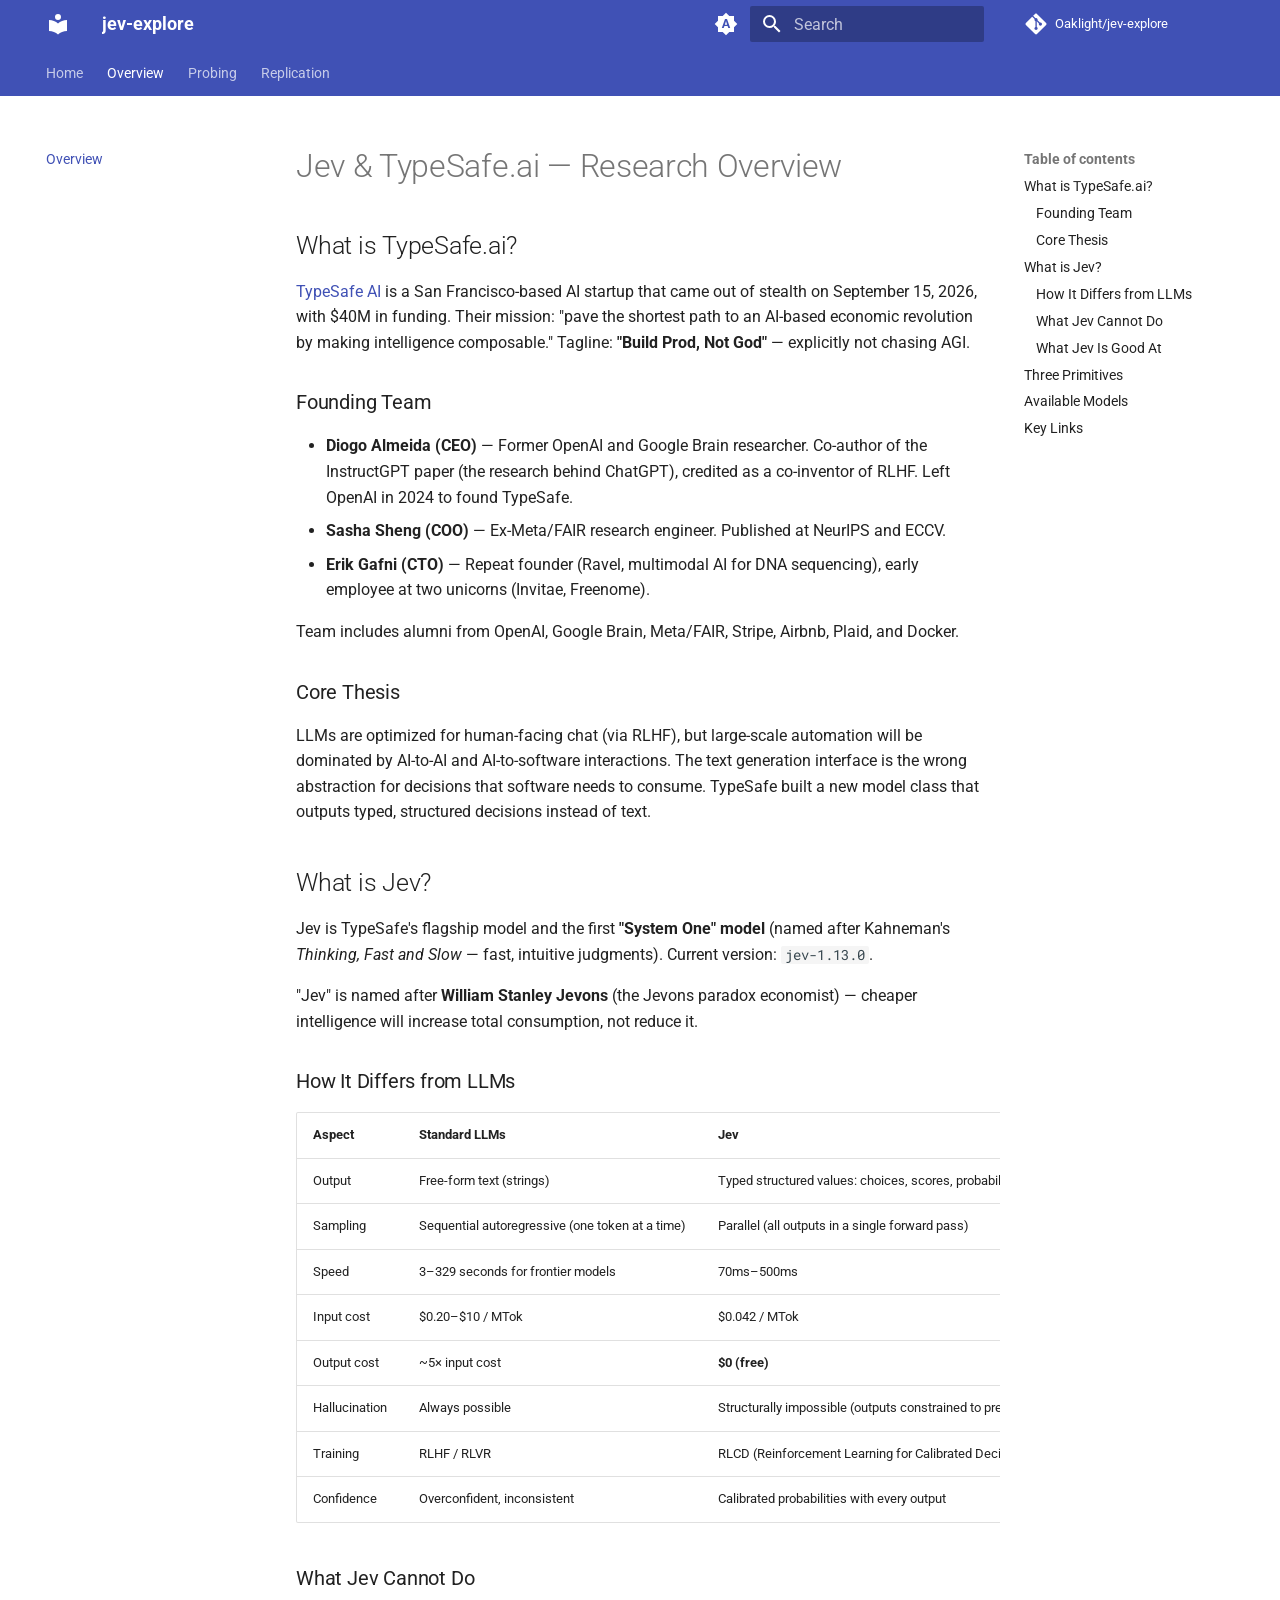
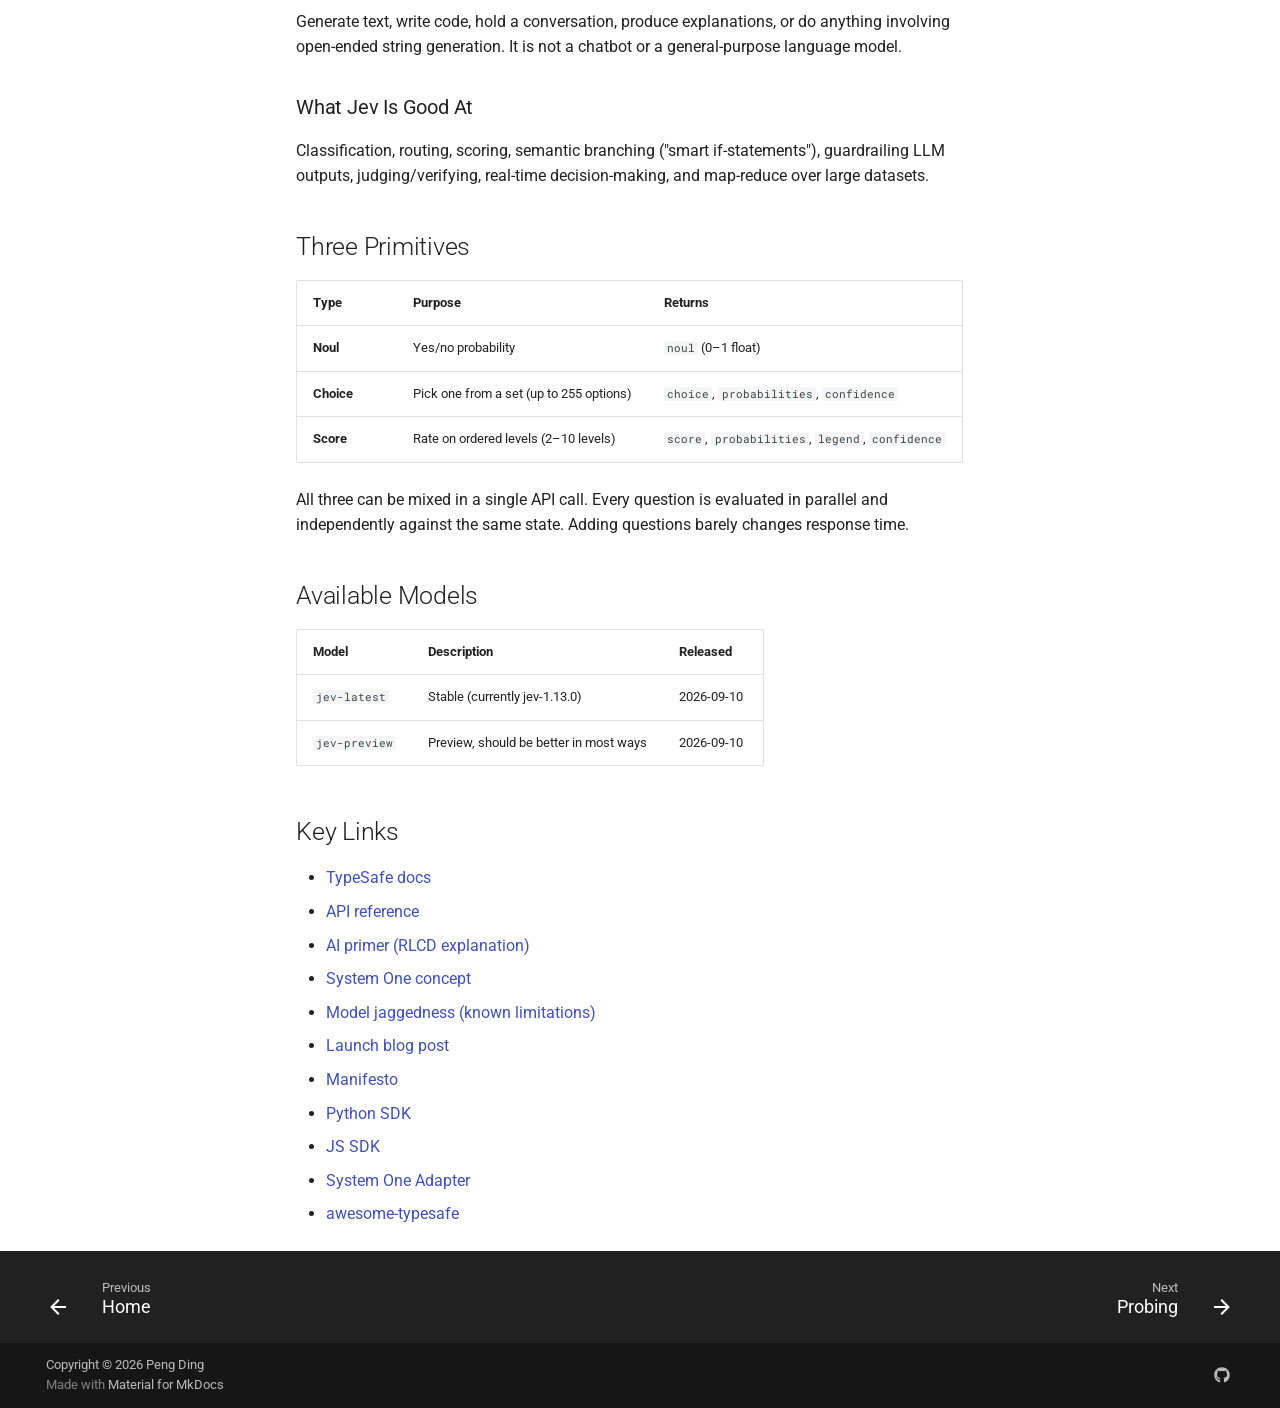
<file: overview/index.html>
<!doctype html>
<html lang="en" class="no-js">
  <head>
    
      <meta charset="utf-8">
      <meta name="viewport" content="width=device-width,initial-scale=1">
      
        <meta name="description" content="Probing, analysis, and open replication of TypeSafe.ai's Jev System One model">
      
      
        <meta name="author" content="Peng Ding">
      
      
        <link rel="canonical" href="https://oaklight.github.io/jev-explore-site/overview/">
      
      
        <link rel="prev" href="..">
      
      
        <link rel="next" href="../probing/">
      
      
        
      
      
      <link rel="icon" href="../assets/images/favicon.png">
      <meta name="generator" content="mkdocs-1.6.1, mkdocs-material-9.7.7">
    
    
      
        <title>Overview - jev-explore</title>
      
    
    
      <link rel="stylesheet" href="../assets/stylesheets/main.ec1eaa64.min.css">
      
        
        <link rel="stylesheet" href="../assets/stylesheets/palette.ab4e12ef.min.css">
      
      


    
    
      
    
    
      
        
        
        <link rel="preconnect" href="https://fonts.gstatic.com" crossorigin>
        <link rel="stylesheet" href="https://fonts.googleapis.com/css?family=Roboto:300,300i,400,400i,700,700i%7CRoboto+Mono:400,400i,700,700i&display=fallback">
        <style>:root{--md-text-font:"Roboto";--md-code-font:"Roboto Mono"}</style>
      
    
    
      <link rel="stylesheet" href="../stylesheets/extra.css">
    
    <script>__md_scope=new URL("..",location),__md_hash=e=>[...e].reduce(((e,_)=>(e<<5)-e+_.charCodeAt(0)),0),__md_get=(e,_=localStorage,t=__md_scope)=>JSON.parse(_.getItem(t.pathname+"."+e)),__md_set=(e,_,t=localStorage,a=__md_scope)=>{try{t.setItem(a.pathname+"."+e,JSON.stringify(_))}catch(e){}}</script>
    
      

    
    
  </head>
  
  
    
    
      
    
    
    
    
    <body dir="ltr" data-md-color-scheme="default" data-md-color-primary="indigo" data-md-color-accent="indigo">
  
    
    <input class="md-toggle" data-md-toggle="drawer" type="checkbox" id="__drawer" autocomplete="off">
    <input class="md-toggle" data-md-toggle="search" type="checkbox" id="__search" autocomplete="off">
    <label class="md-overlay" for="__drawer"></label>
    <div data-md-component="skip">
      
        
        <a href="#jev-typesafeai-research-overview" class="md-skip">
          Skip to content
        </a>
      
    </div>
    <div data-md-component="announce">
      
    </div>
    
    
      

<header class="md-header" data-md-component="header">
  <nav class="md-header__inner md-grid" aria-label="Header">
    <a href=".." title="jev-explore" class="md-header__button md-logo" aria-label="jev-explore" data-md-component="logo">
      
  
  <svg xmlns="http://www.w3.org/2000/svg" viewBox="0 0 24 24"><path d="M12 8a3 3 0 0 0 3-3 3 3 0 0 0-3-3 3 3 0 0 0-3 3 3 3 0 0 0 3 3m0 3.54C9.64 9.35 6.5 8 3 8v11c3.5 0 6.64 1.35 9 3.54 2.36-2.19 5.5-3.54 9-3.54V8c-3.5 0-6.64 1.35-9 3.54"/></svg>

    </a>
    <label class="md-header__button md-icon" for="__drawer">
      
      <svg xmlns="http://www.w3.org/2000/svg" viewBox="0 0 24 24"><path d="M3 6h18v2H3zm0 5h18v2H3zm0 5h18v2H3z"/></svg>
    </label>
    <div class="md-header__title" data-md-component="header-title">
      <div class="md-header__ellipsis">
        <div class="md-header__topic">
          <span class="md-ellipsis">
            jev-explore
          </span>
        </div>
        <div class="md-header__topic" data-md-component="header-topic">
          <span class="md-ellipsis">
            
              Overview
            
          </span>
        </div>
      </div>
    </div>
    
      
        <form class="md-header__option" data-md-component="palette">
  
    
    
    
    <input class="md-option" data-md-color-media="(prefers-color-scheme)" data-md-color-scheme="default" data-md-color-primary="indigo" data-md-color-accent="indigo"  aria-label="Switch to light mode"  type="radio" name="__palette" id="__palette_0">
    
      <label class="md-header__button md-icon" title="Switch to light mode" for="__palette_1" hidden>
        <svg xmlns="http://www.w3.org/2000/svg" viewBox="0 0 24 24"><path d="m14.3 16-.7-2h-3.2l-.7 2H7.8L11 7h2l3.2 9zM20 8.69V4h-4.69L12 .69 8.69 4H4v4.69L.69 12 4 15.31V20h4.69L12 23.31 15.31 20H20v-4.69L23.31 12zm-9.15 3.96h2.3L12 9z"/></svg>
      </label>
    
  
    
    
    
    <input class="md-option" data-md-color-media="(prefers-color-scheme: light)" data-md-color-scheme="default" data-md-color-primary="indigo" data-md-color-accent="indigo"  aria-label="Switch to dark mode"  type="radio" name="__palette" id="__palette_1">
    
      <label class="md-header__button md-icon" title="Switch to dark mode" for="__palette_2" hidden>
        <svg xmlns="http://www.w3.org/2000/svg" viewBox="0 0 24 24"><path d="M12 8a4 4 0 0 0-4 4 4 4 0 0 0 4 4 4 4 0 0 0 4-4 4 4 0 0 0-4-4m0 10a6 6 0 0 1-6-6 6 6 0 0 1 6-6 6 6 0 0 1 6 6 6 6 0 0 1-6 6m8-9.31V4h-4.69L12 .69 8.69 4H4v4.69L.69 12 4 15.31V20h4.69L12 23.31 15.31 20H20v-4.69L23.31 12z"/></svg>
      </label>
    
  
    
    
    
    <input class="md-option" data-md-color-media="(prefers-color-scheme: dark)" data-md-color-scheme="slate" data-md-color-primary="indigo" data-md-color-accent="indigo"  aria-label="Switch to system preference"  type="radio" name="__palette" id="__palette_2">
    
      <label class="md-header__button md-icon" title="Switch to system preference" for="__palette_0" hidden>
        <svg xmlns="http://www.w3.org/2000/svg" viewBox="0 0 24 24"><path d="M12 18c-.89 0-1.74-.2-2.5-.55C11.56 16.5 13 14.42 13 12s-1.44-4.5-3.5-5.45C10.26 6.2 11.11 6 12 6a6 6 0 0 1 6 6 6 6 0 0 1-6 6m8-9.31V4h-4.69L12 .69 8.69 4H4v4.69L.69 12 4 15.31V20h4.69L12 23.31 15.31 20H20v-4.69L23.31 12z"/></svg>
      </label>
    
  
</form>
      
    
    
      <script>var palette=__md_get("__palette");if(palette&&palette.color){if("(prefers-color-scheme)"===palette.color.media){var media=matchMedia("(prefers-color-scheme: light)"),input=document.querySelector(media.matches?"[data-md-color-media='(prefers-color-scheme: light)']":"[data-md-color-media='(prefers-color-scheme: dark)']");palette.color.media=input.getAttribute("data-md-color-media"),palette.color.scheme=input.getAttribute("data-md-color-scheme"),palette.color.primary=input.getAttribute("data-md-color-primary"),palette.color.accent=input.getAttribute("data-md-color-accent")}for(var[key,value]of Object.entries(palette.color))document.body.setAttribute("data-md-color-"+key,value)}</script>
    
    
    
      
      
        <label class="md-header__button md-icon" for="__search">
          
          <svg xmlns="http://www.w3.org/2000/svg" viewBox="0 0 24 24"><path d="M9.5 3A6.5 6.5 0 0 1 16 9.5c0 1.61-.59 3.09-1.56 4.23l.27.27h.79l5 5-1.5 1.5-5-5v-.79l-.27-.27A6.52 6.52 0 0 1 9.5 16 6.5 6.5 0 0 1 3 9.5 6.5 6.5 0 0 1 9.5 3m0 2C7 5 5 7 5 9.5S7 14 9.5 14 14 12 14 9.5 12 5 9.5 5"/></svg>
        </label>
        <div class="md-search" data-md-component="search" role="dialog">
  <label class="md-search__overlay" for="__search"></label>
  <div class="md-search__inner" role="search">
    <form class="md-search__form" name="search">
      <input type="text" class="md-search__input" name="query" aria-label="Search" placeholder="Search" autocapitalize="off" autocorrect="off" autocomplete="off" spellcheck="false" data-md-component="search-query" required>
      <label class="md-search__icon md-icon" for="__search">
        
        <svg xmlns="http://www.w3.org/2000/svg" viewBox="0 0 24 24"><path d="M9.5 3A6.5 6.5 0 0 1 16 9.5c0 1.61-.59 3.09-1.56 4.23l.27.27h.79l5 5-1.5 1.5-5-5v-.79l-.27-.27A6.52 6.52 0 0 1 9.5 16 6.5 6.5 0 0 1 3 9.5 6.5 6.5 0 0 1 9.5 3m0 2C7 5 5 7 5 9.5S7 14 9.5 14 14 12 14 9.5 12 5 9.5 5"/></svg>
        
        <svg xmlns="http://www.w3.org/2000/svg" viewBox="0 0 24 24"><path d="M20 11v2H8l5.5 5.5-1.42 1.42L4.16 12l7.92-7.92L13.5 5.5 8 11z"/></svg>
      </label>
      <nav class="md-search__options" aria-label="Search">
        
        <button type="reset" class="md-search__icon md-icon" title="Clear" aria-label="Clear" tabindex="-1">
          
          <svg xmlns="http://www.w3.org/2000/svg" viewBox="0 0 24 24"><path d="M19 6.41 17.59 5 12 10.59 6.41 5 5 6.41 10.59 12 5 17.59 6.41 19 12 13.41 17.59 19 19 17.59 13.41 12z"/></svg>
        </button>
      </nav>
      
        <div class="md-search__suggest" data-md-component="search-suggest"></div>
      
    </form>
    <div class="md-search__output">
      <div class="md-search__scrollwrap" tabindex="0" data-md-scrollfix>
        <div class="md-search-result" data-md-component="search-result">
          <div class="md-search-result__meta">
            Initializing search
          </div>
          <ol class="md-search-result__list" role="presentation"></ol>
        </div>
      </div>
    </div>
  </div>
</div>
      
    
    
      <div class="md-header__source">
        <a href="https://github.com/Oaklight/jev-explore" title="Go to repository" class="md-source" data-md-component="source">
  <div class="md-source__icon md-icon">
    
    <svg xmlns="http://www.w3.org/2000/svg" viewBox="0 0 448 512"><!--! Font Awesome Free 7.1.0 by @fontawesome - https://fontawesome.com License - https://fontawesome.com/license/free (Icons: CC BY 4.0, Fonts: SIL OFL 1.1, Code: MIT License) Copyright 2025 Fonticons, Inc.--><path d="M439.6 236.1 244 40.5c-5.4-5.5-12.8-8.5-20.4-8.5s-15 3-20.4 8.4L162.5 81l51.5 51.5c27.1-9.1 52.7 16.8 43.4 43.7l49.7 49.7c34.2-11.8 61.2 31 35.5 56.7-26.5 26.5-70.2-2.9-56-37.3L240.3 199v121.9c25.3 12.5 22.3 41.8 9.1 55-6.4 6.4-15.2 10.1-24.3 10.1s-17.8-3.6-24.3-10.1c-17.6-17.6-11.1-46.9 11.2-56v-123c-20.8-8.5-24.6-30.7-18.6-45L142.6 101 8.5 235.1C3 240.6 0 247.9 0 255.5s3 15 8.5 20.4l195.6 195.7c5.4 5.4 12.7 8.4 20.4 8.4s15-3 20.4-8.4l194.7-194.7c5.4-5.4 8.4-12.8 8.4-20.4s-3-15-8.4-20.4"/></svg>
  </div>
  <div class="md-source__repository">
    Oaklight/jev-explore
  </div>
</a>
      </div>
    
  </nav>
  
</header>
    
    <div class="md-container" data-md-component="container">
      
      
        
          
            
<nav class="md-tabs" aria-label="Tabs" data-md-component="tabs">
  <div class="md-grid">
    <ul class="md-tabs__list">
      
        
  
  
  
  
    <li class="md-tabs__item">
      <a href=".." class="md-tabs__link">
        
  
  
    
  
  Home

      </a>
    </li>
  

      
        
  
  
  
    
  
  
    <li class="md-tabs__item md-tabs__item--active">
      <a href="./" class="md-tabs__link">
        
  
  
    
  
  Overview

      </a>
    </li>
  

      
        
  
  
  
  
    
    
      <li class="md-tabs__item">
        <a href="../probing/" class="md-tabs__link">
          
  
  
    
  
  Probing

        </a>
      </li>
    
  

      
        
  
  
  
  
    
    
      <li class="md-tabs__item">
        <a href="../replication/" class="md-tabs__link">
          
  
  
    
  
  Replication

        </a>
      </li>
    
  

      
    </ul>
  </div>
</nav>
          
        
      
      <main class="md-main" data-md-component="main">
        <div class="md-main__inner md-grid">
          
            
              
              <div class="md-sidebar md-sidebar--primary" data-md-component="sidebar" data-md-type="navigation" >
                <div class="md-sidebar__scrollwrap">
                  <div class="md-sidebar__inner">
                    


  


<nav class="md-nav md-nav--primary md-nav--lifted" aria-label="Navigation" data-md-level="0">
  <label class="md-nav__title" for="__drawer">
    <a href=".." title="jev-explore" class="md-nav__button md-logo" aria-label="jev-explore" data-md-component="logo">
      
  
  <svg xmlns="http://www.w3.org/2000/svg" viewBox="0 0 24 24"><path d="M12 8a3 3 0 0 0 3-3 3 3 0 0 0-3-3 3 3 0 0 0-3 3 3 3 0 0 0 3 3m0 3.54C9.64 9.35 6.5 8 3 8v11c3.5 0 6.64 1.35 9 3.54 2.36-2.19 5.5-3.54 9-3.54V8c-3.5 0-6.64 1.35-9 3.54"/></svg>

    </a>
    jev-explore
  </label>
  
    <div class="md-nav__source">
      <a href="https://github.com/Oaklight/jev-explore" title="Go to repository" class="md-source" data-md-component="source">
  <div class="md-source__icon md-icon">
    
    <svg xmlns="http://www.w3.org/2000/svg" viewBox="0 0 448 512"><!--! Font Awesome Free 7.1.0 by @fontawesome - https://fontawesome.com License - https://fontawesome.com/license/free (Icons: CC BY 4.0, Fonts: SIL OFL 1.1, Code: MIT License) Copyright 2025 Fonticons, Inc.--><path d="M439.6 236.1 244 40.5c-5.4-5.5-12.8-8.5-20.4-8.5s-15 3-20.4 8.4L162.5 81l51.5 51.5c27.1-9.1 52.7 16.8 43.4 43.7l49.7 49.7c34.2-11.8 61.2 31 35.5 56.7-26.5 26.5-70.2-2.9-56-37.3L240.3 199v121.9c25.3 12.5 22.3 41.8 9.1 55-6.4 6.4-15.2 10.1-24.3 10.1s-17.8-3.6-24.3-10.1c-17.6-17.6-11.1-46.9 11.2-56v-123c-20.8-8.5-24.6-30.7-18.6-45L142.6 101 8.5 235.1C3 240.6 0 247.9 0 255.5s3 15 8.5 20.4l195.6 195.7c5.4 5.4 12.7 8.4 20.4 8.4s15-3 20.4-8.4l194.7-194.7c5.4-5.4 8.4-12.8 8.4-20.4s-3-15-8.4-20.4"/></svg>
  </div>
  <div class="md-source__repository">
    Oaklight/jev-explore
  </div>
</a>
    </div>
  
  <ul class="md-nav__list" data-md-scrollfix>
    
      
      
  
  
  
  
    <li class="md-nav__item">
      <a href=".." class="md-nav__link">
        
  
  
  <span class="md-ellipsis">
    
  
    Home
  

    
  </span>
  
  

      </a>
    </li>
  

    
      
      
  
  
    
  
  
  
    <li class="md-nav__item md-nav__item--active">
      
      <input class="md-nav__toggle md-toggle" type="checkbox" id="__toc">
      
      
        
      
      
        <label class="md-nav__link md-nav__link--active" for="__toc">
          
  
  
  <span class="md-ellipsis">
    
  
    Overview
  

    
  </span>
  
  

          <span class="md-nav__icon md-icon"></span>
        </label>
      
      <a href="./" class="md-nav__link md-nav__link--active">
        
  
  
  <span class="md-ellipsis">
    
  
    Overview
  

    
  </span>
  
  

      </a>
      
        

<nav class="md-nav md-nav--secondary" aria-label="Table of contents">
  
  
  
    
  
  
    <label class="md-nav__title" for="__toc">
      <span class="md-nav__icon md-icon"></span>
      Table of contents
    </label>
    <ul class="md-nav__list" data-md-component="toc" data-md-scrollfix>
      
        <li class="md-nav__item">
  <a href="#what-is-typesafeai" class="md-nav__link">
    <span class="md-ellipsis">
      
        What is TypeSafe.ai?
      
    </span>
  </a>
  
    <nav class="md-nav" aria-label="What is TypeSafe.ai?">
      <ul class="md-nav__list">
        
          <li class="md-nav__item">
  <a href="#founding-team" class="md-nav__link">
    <span class="md-ellipsis">
      
        Founding Team
      
    </span>
  </a>
  
</li>
        
          <li class="md-nav__item">
  <a href="#core-thesis" class="md-nav__link">
    <span class="md-ellipsis">
      
        Core Thesis
      
    </span>
  </a>
  
</li>
        
      </ul>
    </nav>
  
</li>
      
        <li class="md-nav__item">
  <a href="#what-is-jev" class="md-nav__link">
    <span class="md-ellipsis">
      
        What is Jev?
      
    </span>
  </a>
  
    <nav class="md-nav" aria-label="What is Jev?">
      <ul class="md-nav__list">
        
          <li class="md-nav__item">
  <a href="#how-it-differs-from-llms" class="md-nav__link">
    <span class="md-ellipsis">
      
        How It Differs from LLMs
      
    </span>
  </a>
  
</li>
        
          <li class="md-nav__item">
  <a href="#what-jev-cannot-do" class="md-nav__link">
    <span class="md-ellipsis">
      
        What Jev Cannot Do
      
    </span>
  </a>
  
</li>
        
          <li class="md-nav__item">
  <a href="#what-jev-is-good-at" class="md-nav__link">
    <span class="md-ellipsis">
      
        What Jev Is Good At
      
    </span>
  </a>
  
</li>
        
      </ul>
    </nav>
  
</li>
      
        <li class="md-nav__item">
  <a href="#three-primitives" class="md-nav__link">
    <span class="md-ellipsis">
      
        Three Primitives
      
    </span>
  </a>
  
</li>
      
        <li class="md-nav__item">
  <a href="#available-models" class="md-nav__link">
    <span class="md-ellipsis">
      
        Available Models
      
    </span>
  </a>
  
</li>
      
        <li class="md-nav__item">
  <a href="#key-links" class="md-nav__link">
    <span class="md-ellipsis">
      
        Key Links
      
    </span>
  </a>
  
</li>
      
    </ul>
  
</nav>
      
    </li>
  

    
      
      
  
  
  
  
    
    
      
        
          
        
      
        
      
        
      
    
    
    
      
      
        
      
    
    
    <li class="md-nav__item md-nav__item--nested">
      
        
        
        <input class="md-nav__toggle md-toggle " type="checkbox" id="__nav_3" >
        
          
          <div class="md-nav__link md-nav__container">
            <a href="../probing/" class="md-nav__link ">
              
  
  
  <span class="md-ellipsis">
    
  
    Probing
  

    
  </span>
  
  

            </a>
            
              
              <label class="md-nav__link " for="__nav_3" id="__nav_3_label" tabindex="0">
                <span class="md-nav__icon md-icon"></span>
              </label>
            
          </div>
        
        <nav class="md-nav" data-md-level="1" aria-labelledby="__nav_3_label" aria-expanded="false">
          <label class="md-nav__title" for="__nav_3">
            <span class="md-nav__icon md-icon"></span>
            
  
    Probing
  

          </label>
          <ul class="md-nav__list" data-md-scrollfix>
            
              
            
              
                
  
  
  
  
    <li class="md-nav__item">
      <a href="../probing/api-testing/" class="md-nav__link">
        
  
  
  <span class="md-ellipsis">
    
  
    API Testing
  

    
  </span>
  
  

      </a>
    </li>
  

              
            
              
                
  
  
  
  
    <li class="md-nav__item">
      <a href="../probing/architecture/" class="md-nav__link">
        
  
  
  <span class="md-ellipsis">
    
  
    Architecture Analysis
  

    
  </span>
  
  

      </a>
    </li>
  

              
            
          </ul>
        </nav>
      
    </li>
  

    
      
      
  
  
  
  
    
    
      
        
          
        
      
        
      
        
      
    
    
    
      
      
        
      
    
    
    <li class="md-nav__item md-nav__item--nested">
      
        
        
        <input class="md-nav__toggle md-toggle " type="checkbox" id="__nav_4" >
        
          
          <div class="md-nav__link md-nav__container">
            <a href="../replication/" class="md-nav__link ">
              
  
  
  <span class="md-ellipsis">
    
  
    Replication
  

    
  </span>
  
  

            </a>
            
              
              <label class="md-nav__link " for="__nav_4" id="__nav_4_label" tabindex="0">
                <span class="md-nav__icon md-icon"></span>
              </label>
            
          </div>
        
        <nav class="md-nav" data-md-level="1" aria-labelledby="__nav_4_label" aria-expanded="false">
          <label class="md-nav__title" for="__nav_4">
            <span class="md-nav__icon md-icon"></span>
            
  
    Replication
  

          </label>
          <ul class="md-nav__list" data-md-scrollfix>
            
              
            
              
                
  
  
  
  
    <li class="md-nav__item">
      <a href="../replication/results/" class="md-nav__link">
        
  
  
  <span class="md-ellipsis">
    
  
    Results
  

    
  </span>
  
  

      </a>
    </li>
  

              
            
              
                
  
  
  
  
    <li class="md-nav__item">
      <a href="../replication/model/" class="md-nav__link">
        
  
  
  <span class="md-ellipsis">
    
  
    Open Decision Model
  

    
  </span>
  
  

      </a>
    </li>
  

              
            
          </ul>
        </nav>
      
    </li>
  

    
  </ul>
</nav>
                  </div>
                </div>
              </div>
            
            
              
              <div class="md-sidebar md-sidebar--secondary" data-md-component="sidebar" data-md-type="toc" >
                <div class="md-sidebar__scrollwrap">
                  <div class="md-sidebar__inner">
                    

<nav class="md-nav md-nav--secondary" aria-label="Table of contents">
  
  
  
    
  
  
    <label class="md-nav__title" for="__toc">
      <span class="md-nav__icon md-icon"></span>
      Table of contents
    </label>
    <ul class="md-nav__list" data-md-component="toc" data-md-scrollfix>
      
        <li class="md-nav__item">
  <a href="#what-is-typesafeai" class="md-nav__link">
    <span class="md-ellipsis">
      
        What is TypeSafe.ai?
      
    </span>
  </a>
  
    <nav class="md-nav" aria-label="What is TypeSafe.ai?">
      <ul class="md-nav__list">
        
          <li class="md-nav__item">
  <a href="#founding-team" class="md-nav__link">
    <span class="md-ellipsis">
      
        Founding Team
      
    </span>
  </a>
  
</li>
        
          <li class="md-nav__item">
  <a href="#core-thesis" class="md-nav__link">
    <span class="md-ellipsis">
      
        Core Thesis
      
    </span>
  </a>
  
</li>
        
      </ul>
    </nav>
  
</li>
      
        <li class="md-nav__item">
  <a href="#what-is-jev" class="md-nav__link">
    <span class="md-ellipsis">
      
        What is Jev?
      
    </span>
  </a>
  
    <nav class="md-nav" aria-label="What is Jev?">
      <ul class="md-nav__list">
        
          <li class="md-nav__item">
  <a href="#how-it-differs-from-llms" class="md-nav__link">
    <span class="md-ellipsis">
      
        How It Differs from LLMs
      
    </span>
  </a>
  
</li>
        
          <li class="md-nav__item">
  <a href="#what-jev-cannot-do" class="md-nav__link">
    <span class="md-ellipsis">
      
        What Jev Cannot Do
      
    </span>
  </a>
  
</li>
        
          <li class="md-nav__item">
  <a href="#what-jev-is-good-at" class="md-nav__link">
    <span class="md-ellipsis">
      
        What Jev Is Good At
      
    </span>
  </a>
  
</li>
        
      </ul>
    </nav>
  
</li>
      
        <li class="md-nav__item">
  <a href="#three-primitives" class="md-nav__link">
    <span class="md-ellipsis">
      
        Three Primitives
      
    </span>
  </a>
  
</li>
      
        <li class="md-nav__item">
  <a href="#available-models" class="md-nav__link">
    <span class="md-ellipsis">
      
        Available Models
      
    </span>
  </a>
  
</li>
      
        <li class="md-nav__item">
  <a href="#key-links" class="md-nav__link">
    <span class="md-ellipsis">
      
        Key Links
      
    </span>
  </a>
  
</li>
      
    </ul>
  
</nav>
                  </div>
                </div>
              </div>
            
          
          
            <div class="md-content" data-md-component="content">
              
              <article class="md-content__inner md-typeset">
                
                  


  
  


<h1 id="jev-typesafeai-research-overview">Jev &amp; TypeSafe.ai — Research Overview<a class="headerlink" href="#jev-typesafeai-research-overview" title="Permanent link">&para;</a></h1>
<h2 id="what-is-typesafeai">What is TypeSafe.ai?<a class="headerlink" href="#what-is-typesafeai" title="Permanent link">&para;</a></h2>
<p><a href="https://typesafe.ai">TypeSafe AI</a> is a San Francisco-based AI startup that came out of stealth on September 15, 2026, with $40M in funding. Their mission: "pave the shortest path to an AI-based economic revolution by making intelligence composable." Tagline: <strong>"Build Prod, Not God"</strong> — explicitly not chasing AGI.</p>
<h3 id="founding-team">Founding Team<a class="headerlink" href="#founding-team" title="Permanent link">&para;</a></h3>
<ul>
<li><strong>Diogo Almeida (CEO)</strong> — Former OpenAI and Google Brain researcher. Co-author of the InstructGPT paper (the research behind ChatGPT), credited as a co-inventor of RLHF. Left OpenAI in 2024 to found TypeSafe.</li>
<li><strong>Sasha Sheng (COO)</strong> — Ex-Meta/FAIR research engineer. Published at NeurIPS and ECCV.</li>
<li><strong>Erik Gafni (CTO)</strong> — Repeat founder (Ravel, multimodal AI for DNA sequencing), early employee at two unicorns (Invitae, Freenome).</li>
</ul>
<p>Team includes alumni from OpenAI, Google Brain, Meta/FAIR, Stripe, Airbnb, Plaid, and Docker.</p>
<h3 id="core-thesis">Core Thesis<a class="headerlink" href="#core-thesis" title="Permanent link">&para;</a></h3>
<p>LLMs are optimized for human-facing chat (via RLHF), but large-scale automation will be dominated by AI-to-AI and AI-to-software interactions. The text generation interface is the wrong abstraction for decisions that software needs to consume. TypeSafe built a new model class that outputs typed, structured decisions instead of text.</p>
<h2 id="what-is-jev">What is Jev?<a class="headerlink" href="#what-is-jev" title="Permanent link">&para;</a></h2>
<p>Jev is TypeSafe's flagship model and the first <strong>"System One" model</strong> (named after Kahneman's <em>Thinking, Fast and Slow</em> — fast, intuitive judgments). Current version: <code>jev-1.13.0</code>.</p>
<p>"Jev" is named after <strong>William Stanley Jevons</strong> (the Jevons paradox economist) — cheaper intelligence will increase total consumption, not reduce it.</p>
<h3 id="how-it-differs-from-llms">How It Differs from LLMs<a class="headerlink" href="#how-it-differs-from-llms" title="Permanent link">&para;</a></h3>
<table>
<thead>
<tr>
<th>Aspect</th>
<th>Standard LLMs</th>
<th>Jev</th>
</tr>
</thead>
<tbody>
<tr>
<td>Output</td>
<td>Free-form text (strings)</td>
<td>Typed structured values: choices, scores, probabilities</td>
</tr>
<tr>
<td>Sampling</td>
<td>Sequential autoregressive (one token at a time)</td>
<td>Parallel (all outputs in a single forward pass)</td>
</tr>
<tr>
<td>Speed</td>
<td>3–329 seconds for frontier models</td>
<td>70ms–500ms</td>
</tr>
<tr>
<td>Input cost</td>
<td>$0.20–$10 / MTok</td>
<td>$0.042 / MTok</td>
</tr>
<tr>
<td>Output cost</td>
<td>~5× input cost</td>
<td><strong>$0 (free)</strong></td>
</tr>
<tr>
<td>Hallucination</td>
<td>Always possible</td>
<td>Structurally impossible (outputs constrained to predefined schema)</td>
</tr>
<tr>
<td>Training</td>
<td>RLHF / RLVR</td>
<td>RLCD (Reinforcement Learning for Calibrated Decisions)</td>
</tr>
<tr>
<td>Confidence</td>
<td>Overconfident, inconsistent</td>
<td>Calibrated probabilities with every output</td>
</tr>
</tbody>
</table>
<h3 id="what-jev-cannot-do">What Jev Cannot Do<a class="headerlink" href="#what-jev-cannot-do" title="Permanent link">&para;</a></h3>
<p>Generate text, write code, hold a conversation, produce explanations, or do anything involving open-ended string generation. It is not a chatbot or a general-purpose language model.</p>
<h3 id="what-jev-is-good-at">What Jev Is Good At<a class="headerlink" href="#what-jev-is-good-at" title="Permanent link">&para;</a></h3>
<p>Classification, routing, scoring, semantic branching ("smart if-statements"), guardrailing LLM outputs, judging/verifying, real-time decision-making, and map-reduce over large datasets.</p>
<h2 id="three-primitives">Three Primitives<a class="headerlink" href="#three-primitives" title="Permanent link">&para;</a></h2>
<table>
<thead>
<tr>
<th>Type</th>
<th>Purpose</th>
<th>Returns</th>
</tr>
</thead>
<tbody>
<tr>
<td><strong>Noul</strong></td>
<td>Yes/no probability</td>
<td><code>noul</code> (0–1 float)</td>
</tr>
<tr>
<td><strong>Choice</strong></td>
<td>Pick one from a set (up to 255 options)</td>
<td><code>choice</code>, <code>probabilities</code>, <code>confidence</code></td>
</tr>
<tr>
<td><strong>Score</strong></td>
<td>Rate on ordered levels (2–10 levels)</td>
<td><code>score</code>, <code>probabilities</code>, <code>legend</code>, <code>confidence</code></td>
</tr>
</tbody>
</table>
<p>All three can be mixed in a single API call. Every question is evaluated in parallel and independently against the same state. Adding questions barely changes response time.</p>
<h2 id="available-models">Available Models<a class="headerlink" href="#available-models" title="Permanent link">&para;</a></h2>
<table>
<thead>
<tr>
<th>Model</th>
<th>Description</th>
<th>Released</th>
</tr>
</thead>
<tbody>
<tr>
<td><code>jev-latest</code></td>
<td>Stable (currently jev-1.13.0)</td>
<td>2026-09-10</td>
</tr>
<tr>
<td><code>jev-preview</code></td>
<td>Preview, should be better in most ways</td>
<td>2026-09-10</td>
</tr>
</tbody>
</table>
<h2 id="key-links">Key Links<a class="headerlink" href="#key-links" title="Permanent link">&para;</a></h2>
<ul>
<li><a href="https://docs.typesafe.ai">TypeSafe docs</a></li>
<li><a href="https://docs.typesafe.ai/api">API reference</a></li>
<li><a href="https://docs.typesafe.ai/introduction/machine-learning-primer">AI primer (RLCD explanation)</a></li>
<li><a href="https://docs.typesafe.ai/concepts/system-one">System One concept</a></li>
<li><a href="https://docs.typesafe.ai/model-jaggedness/jev-1.13">Model jaggedness (known limitations)</a></li>
<li><a href="https://typesafe.ai/blog/introducing-system-one-models-and-jev">Launch blog post</a></li>
<li><a href="https://typesafe.ai/manifesto">Manifesto</a></li>
<li><a href="https://github.com/typesafe-ai/typesafe-sdk-python">Python SDK</a></li>
<li><a href="https://github.com/typesafe-ai/typesafe-sdk-js">JS SDK</a></li>
<li><a href="https://github.com/typesafe-ai/system-one-adapter-python">System One Adapter</a></li>
<li><a href="https://github.com/AbdelStark/awesome-typesafe">awesome-typesafe</a></li>
</ul>












                
              </article>
            </div>
          
          
  <script>var tabs=__md_get("__tabs");if(Array.isArray(tabs))e:for(var set of document.querySelectorAll(".tabbed-set")){var labels=set.querySelector(".tabbed-labels");for(var tab of tabs)for(var label of labels.getElementsByTagName("label"))if(label.innerText.trim()===tab){var input=document.getElementById(label.htmlFor);input.checked=!0;continue e}}</script>

<script>var target=document.getElementById(location.hash.slice(1));target&&target.name&&(target.checked=target.name.startsWith("__tabbed_"))</script>
        </div>
        
          <button type="button" class="md-top md-icon" data-md-component="top" hidden>
  
  <svg xmlns="http://www.w3.org/2000/svg" viewBox="0 0 24 24"><path d="M13 20h-2V8l-5.5 5.5-1.42-1.42L12 4.16l7.92 7.92-1.42 1.42L13 8z"/></svg>
  Back to top
</button>
        
      </main>
      
        <footer class="md-footer">
  
    
      
      <nav class="md-footer__inner md-grid" aria-label="Footer" >
        
          
          <a href=".." class="md-footer__link md-footer__link--prev" aria-label="Previous: Home">
            <div class="md-footer__button md-icon">
              
              <svg xmlns="http://www.w3.org/2000/svg" viewBox="0 0 24 24"><path d="M20 11v2H8l5.5 5.5-1.42 1.42L4.16 12l7.92-7.92L13.5 5.5 8 11z"/></svg>
            </div>
            <div class="md-footer__title">
              <span class="md-footer__direction">
                Previous
              </span>
              <div class="md-ellipsis">
                Home
              </div>
            </div>
          </a>
        
        
          
          <a href="../probing/" class="md-footer__link md-footer__link--next" aria-label="Next: Probing">
            <div class="md-footer__title">
              <span class="md-footer__direction">
                Next
              </span>
              <div class="md-ellipsis">
                Probing
              </div>
            </div>
            <div class="md-footer__button md-icon">
              
              <svg xmlns="http://www.w3.org/2000/svg" viewBox="0 0 24 24"><path d="M4 11v2h12l-5.5 5.5 1.42 1.42L19.84 12l-7.92-7.92L10.5 5.5 16 11z"/></svg>
            </div>
          </a>
        
      </nav>
    
  
  <div class="md-footer-meta md-typeset">
    <div class="md-footer-meta__inner md-grid">
      <div class="md-copyright">
  
    <div class="md-copyright__highlight">
      Copyright &copy; 2026 Peng Ding
    </div>
  
  
    Made with
    <a href="https://squidfunk.github.io/mkdocs-material/" target="_blank" rel="noopener">
      Material for MkDocs
    </a>
  
</div>
      
        
<div class="md-social">
  
    
    
    
    
      
      
    
    <a href="https://github.com/Oaklight/jev-explore" target="_blank" rel="noopener" title="github.com" class="md-social__link">
      <svg xmlns="http://www.w3.org/2000/svg" viewBox="0 0 512 512"><!--! Font Awesome Free 7.1.0 by @fontawesome - https://fontawesome.com License - https://fontawesome.com/license/free (Icons: CC BY 4.0, Fonts: SIL OFL 1.1, Code: MIT License) Copyright 2025 Fonticons, Inc.--><path d="M173.9 397.4c0 2-2.3 3.6-5.2 3.6-3.3.3-5.6-1.3-5.6-3.6 0-2 2.3-3.6 5.2-3.6 3-.3 5.6 1.3 5.6 3.6m-31.1-4.5c-.7 2 1.3 4.3 4.3 4.9 2.6 1 5.6 0 6.2-2s-1.3-4.3-4.3-5.2c-2.6-.7-5.5.3-6.2 2.3m44.2-1.7c-2.9.7-4.9 2.6-4.6 4.9.3 2 2.9 3.3 5.9 2.6 2.9-.7 4.9-2.6 4.6-4.6-.3-1.9-3-3.2-5.9-2.9M252.8 8C114.1 8 8 113.3 8 252c0 110.9 69.8 205.8 169.5 239.2 12.8 2.3 17.3-5.6 17.3-12.1 0-6.2-.3-40.4-.3-61.4 0 0-70 15-84.7-29.8 0 0-11.4-29.1-27.8-36.6 0 0-22.9-15.7 1.6-15.4 0 0 24.9 2 38.6 25.8 21.9 38.6 58.6 27.5 72.9 20.9 2.3-16 8.8-27.1 16-33.7-55.9-6.2-112.3-14.3-112.3-110.5 0-27.5 7.6-41.3 23.6-58.9-2.6-6.5-11.1-33.3 2.6-67.9 20.9-6.5 69 27 69 27 20-5.6 41.5-8.5 62.8-8.5s42.8 2.9 62.8 8.5c0 0 48.1-33.6 69-27 13.7 34.7 5.2 61.4 2.6 67.9 16 17.7 25.8 31.5 25.8 58.9 0 96.5-58.9 104.2-114.8 110.5 9.2 7.9 17 22.9 17 46.4 0 33.7-.3 75.4-.3 83.6 0 6.5 4.6 14.4 17.3 12.1C436.2 457.8 504 362.9 504 252 504 113.3 391.5 8 252.8 8M105.2 352.9c-1.3 1-1 3.3.7 5.2 1.6 1.6 3.9 2.3 5.2 1 1.3-1 1-3.3-.7-5.2-1.6-1.6-3.9-2.3-5.2-1m-10.8-8.1c-.7 1.3.3 2.9 2.3 3.9 1.6 1 3.6.7 4.3-.7.7-1.3-.3-2.9-2.3-3.9-2-.6-3.6-.3-4.3.7m32.4 35.6c-1.6 1.3-1 4.3 1.3 6.2 2.3 2.3 5.2 2.6 6.5 1 1.3-1.3.7-4.3-1.3-6.2-2.2-2.3-5.2-2.6-6.5-1m-11.4-14.7c-1.6 1-1.6 3.6 0 5.9s4.3 3.3 5.6 2.3c1.6-1.3 1.6-3.9 0-6.2-1.4-2.3-4-3.3-5.6-2"/></svg>
    </a>
  
</div>
      
    </div>
  </div>
</footer>
      
    </div>
    <div class="md-dialog" data-md-component="dialog">
      <div class="md-dialog__inner md-typeset"></div>
    </div>
    
      <div class="md-progress" data-md-component="progress" role="progressbar"></div>
    
    
    
      
      
      <script id="__config" type="application/json">{"annotate": null, "base": "..", "features": ["navigation.tabs", "navigation.sections", "navigation.indexes", "navigation.top", "navigation.footer", "navigation.tracking", "navigation.instant", "navigation.instant.prefetch", "navigation.instant.progress", "toc.follow", "search.highlight", "search.suggest", "content.code.copy", "content.code.annotate", "content.tabs.link"], "search": "../assets/javascripts/workers/search.2c215733.min.js", "tags": null, "translations": {"clipboard.copied": "Copied to clipboard", "clipboard.copy": "Copy to clipboard", "search.result.more.one": "1 more on this page", "search.result.more.other": "# more on this page", "search.result.none": "No matching documents", "search.result.one": "1 matching document", "search.result.other": "# matching documents", "search.result.placeholder": "Type to start searching", "search.result.term.missing": "Missing", "select.version": "Select version"}, "version": null}</script>
    
    
      <script src="../assets/javascripts/bundle.d7400e89.min.js"></script>
      
    
  </body>
</html>
</file>
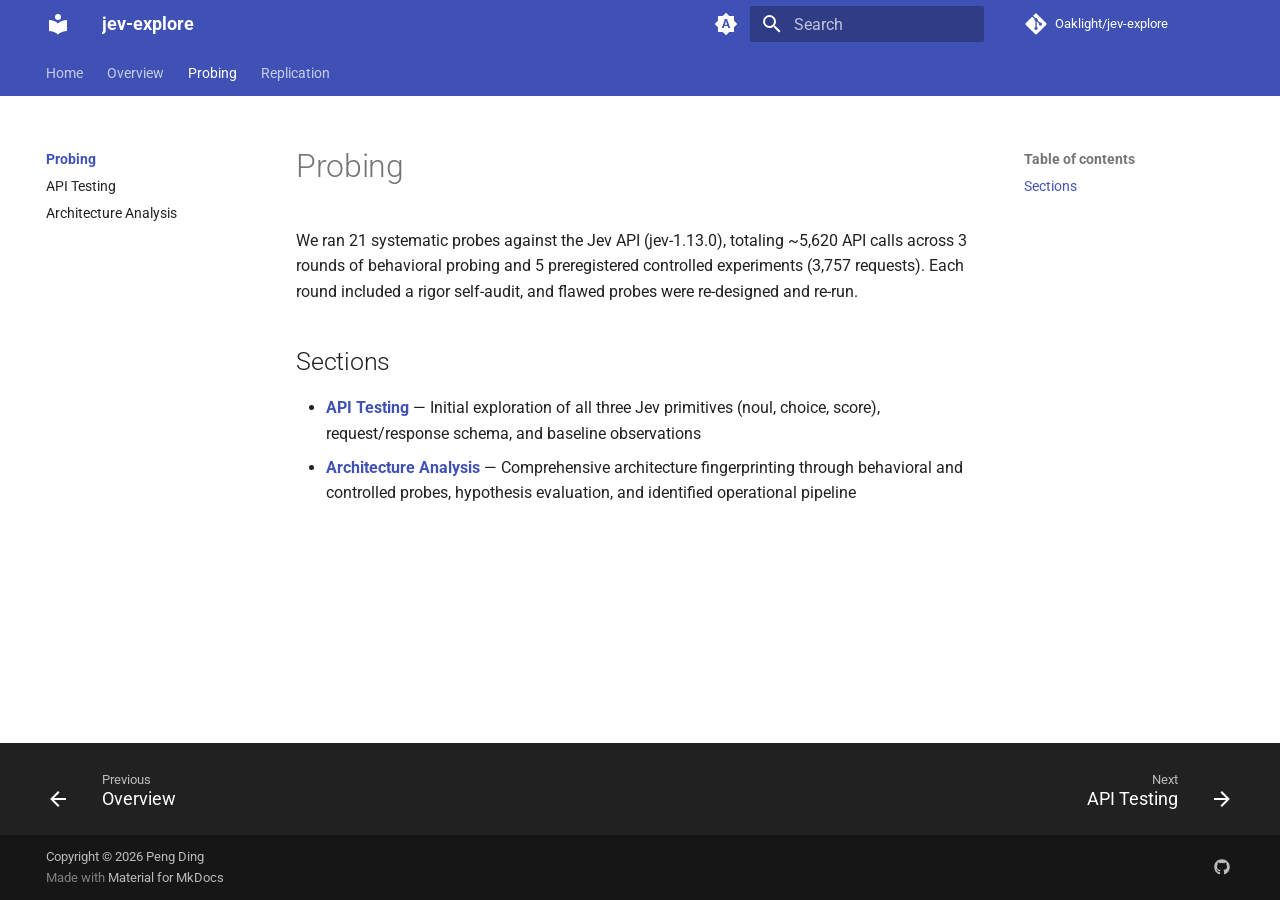
<file: probing/index.html>
<!doctype html>
<html lang="en" class="no-js">
  <head>
    
      <meta charset="utf-8">
      <meta name="viewport" content="width=device-width,initial-scale=1">
      
        <meta name="description" content="Probing, analysis, and open replication of TypeSafe.ai's Jev System One model">
      
      
        <meta name="author" content="Peng Ding">
      
      
        <link rel="canonical" href="https://oaklight.github.io/jev-explore-site/probing/">
      
      
        <link rel="prev" href="../overview/">
      
      
        <link rel="next" href="api-testing/">
      
      
        
      
      
      <link rel="icon" href="../assets/images/favicon.png">
      <meta name="generator" content="mkdocs-1.6.1, mkdocs-material-9.7.7">
    
    
      
        <title>Probing - jev-explore</title>
      
    
    
      <link rel="stylesheet" href="../assets/stylesheets/main.ec1eaa64.min.css">
      
        
        <link rel="stylesheet" href="../assets/stylesheets/palette.ab4e12ef.min.css">
      
      


    
    
      
    
    
      
        
        
        <link rel="preconnect" href="https://fonts.gstatic.com" crossorigin>
        <link rel="stylesheet" href="https://fonts.googleapis.com/css?family=Roboto:300,300i,400,400i,700,700i%7CRoboto+Mono:400,400i,700,700i&display=fallback">
        <style>:root{--md-text-font:"Roboto";--md-code-font:"Roboto Mono"}</style>
      
    
    
      <link rel="stylesheet" href="../stylesheets/extra.css">
    
    <script>__md_scope=new URL("..",location),__md_hash=e=>[...e].reduce(((e,_)=>(e<<5)-e+_.charCodeAt(0)),0),__md_get=(e,_=localStorage,t=__md_scope)=>JSON.parse(_.getItem(t.pathname+"."+e)),__md_set=(e,_,t=localStorage,a=__md_scope)=>{try{t.setItem(a.pathname+"."+e,JSON.stringify(_))}catch(e){}}</script>
    
      

    
    
  </head>
  
  
    
    
      
    
    
    
    
    <body dir="ltr" data-md-color-scheme="default" data-md-color-primary="indigo" data-md-color-accent="indigo">
  
    
    <input class="md-toggle" data-md-toggle="drawer" type="checkbox" id="__drawer" autocomplete="off">
    <input class="md-toggle" data-md-toggle="search" type="checkbox" id="__search" autocomplete="off">
    <label class="md-overlay" for="__drawer"></label>
    <div data-md-component="skip">
      
        
        <a href="#probing" class="md-skip">
          Skip to content
        </a>
      
    </div>
    <div data-md-component="announce">
      
    </div>
    
    
      

<header class="md-header" data-md-component="header">
  <nav class="md-header__inner md-grid" aria-label="Header">
    <a href=".." title="jev-explore" class="md-header__button md-logo" aria-label="jev-explore" data-md-component="logo">
      
  
  <svg xmlns="http://www.w3.org/2000/svg" viewBox="0 0 24 24"><path d="M12 8a3 3 0 0 0 3-3 3 3 0 0 0-3-3 3 3 0 0 0-3 3 3 3 0 0 0 3 3m0 3.54C9.64 9.35 6.5 8 3 8v11c3.5 0 6.64 1.35 9 3.54 2.36-2.19 5.5-3.54 9-3.54V8c-3.5 0-6.64 1.35-9 3.54"/></svg>

    </a>
    <label class="md-header__button md-icon" for="__drawer">
      
      <svg xmlns="http://www.w3.org/2000/svg" viewBox="0 0 24 24"><path d="M3 6h18v2H3zm0 5h18v2H3zm0 5h18v2H3z"/></svg>
    </label>
    <div class="md-header__title" data-md-component="header-title">
      <div class="md-header__ellipsis">
        <div class="md-header__topic">
          <span class="md-ellipsis">
            jev-explore
          </span>
        </div>
        <div class="md-header__topic" data-md-component="header-topic">
          <span class="md-ellipsis">
            
              Probing
            
          </span>
        </div>
      </div>
    </div>
    
      
        <form class="md-header__option" data-md-component="palette">
  
    
    
    
    <input class="md-option" data-md-color-media="(prefers-color-scheme)" data-md-color-scheme="default" data-md-color-primary="indigo" data-md-color-accent="indigo"  aria-label="Switch to light mode"  type="radio" name="__palette" id="__palette_0">
    
      <label class="md-header__button md-icon" title="Switch to light mode" for="__palette_1" hidden>
        <svg xmlns="http://www.w3.org/2000/svg" viewBox="0 0 24 24"><path d="m14.3 16-.7-2h-3.2l-.7 2H7.8L11 7h2l3.2 9zM20 8.69V4h-4.69L12 .69 8.69 4H4v4.69L.69 12 4 15.31V20h4.69L12 23.31 15.31 20H20v-4.69L23.31 12zm-9.15 3.96h2.3L12 9z"/></svg>
      </label>
    
  
    
    
    
    <input class="md-option" data-md-color-media="(prefers-color-scheme: light)" data-md-color-scheme="default" data-md-color-primary="indigo" data-md-color-accent="indigo"  aria-label="Switch to dark mode"  type="radio" name="__palette" id="__palette_1">
    
      <label class="md-header__button md-icon" title="Switch to dark mode" for="__palette_2" hidden>
        <svg xmlns="http://www.w3.org/2000/svg" viewBox="0 0 24 24"><path d="M12 8a4 4 0 0 0-4 4 4 4 0 0 0 4 4 4 4 0 0 0 4-4 4 4 0 0 0-4-4m0 10a6 6 0 0 1-6-6 6 6 0 0 1 6-6 6 6 0 0 1 6 6 6 6 0 0 1-6 6m8-9.31V4h-4.69L12 .69 8.69 4H4v4.69L.69 12 4 15.31V20h4.69L12 23.31 15.31 20H20v-4.69L23.31 12z"/></svg>
      </label>
    
  
    
    
    
    <input class="md-option" data-md-color-media="(prefers-color-scheme: dark)" data-md-color-scheme="slate" data-md-color-primary="indigo" data-md-color-accent="indigo"  aria-label="Switch to system preference"  type="radio" name="__palette" id="__palette_2">
    
      <label class="md-header__button md-icon" title="Switch to system preference" for="__palette_0" hidden>
        <svg xmlns="http://www.w3.org/2000/svg" viewBox="0 0 24 24"><path d="M12 18c-.89 0-1.74-.2-2.5-.55C11.56 16.5 13 14.42 13 12s-1.44-4.5-3.5-5.45C10.26 6.2 11.11 6 12 6a6 6 0 0 1 6 6 6 6 0 0 1-6 6m8-9.31V4h-4.69L12 .69 8.69 4H4v4.69L.69 12 4 15.31V20h4.69L12 23.31 15.31 20H20v-4.69L23.31 12z"/></svg>
      </label>
    
  
</form>
      
    
    
      <script>var palette=__md_get("__palette");if(palette&&palette.color){if("(prefers-color-scheme)"===palette.color.media){var media=matchMedia("(prefers-color-scheme: light)"),input=document.querySelector(media.matches?"[data-md-color-media='(prefers-color-scheme: light)']":"[data-md-color-media='(prefers-color-scheme: dark)']");palette.color.media=input.getAttribute("data-md-color-media"),palette.color.scheme=input.getAttribute("data-md-color-scheme"),palette.color.primary=input.getAttribute("data-md-color-primary"),palette.color.accent=input.getAttribute("data-md-color-accent")}for(var[key,value]of Object.entries(palette.color))document.body.setAttribute("data-md-color-"+key,value)}</script>
    
    
    
      
      
        <label class="md-header__button md-icon" for="__search">
          
          <svg xmlns="http://www.w3.org/2000/svg" viewBox="0 0 24 24"><path d="M9.5 3A6.5 6.5 0 0 1 16 9.5c0 1.61-.59 3.09-1.56 4.23l.27.27h.79l5 5-1.5 1.5-5-5v-.79l-.27-.27A6.52 6.52 0 0 1 9.5 16 6.5 6.5 0 0 1 3 9.5 6.5 6.5 0 0 1 9.5 3m0 2C7 5 5 7 5 9.5S7 14 9.5 14 14 12 14 9.5 12 5 9.5 5"/></svg>
        </label>
        <div class="md-search" data-md-component="search" role="dialog">
  <label class="md-search__overlay" for="__search"></label>
  <div class="md-search__inner" role="search">
    <form class="md-search__form" name="search">
      <input type="text" class="md-search__input" name="query" aria-label="Search" placeholder="Search" autocapitalize="off" autocorrect="off" autocomplete="off" spellcheck="false" data-md-component="search-query" required>
      <label class="md-search__icon md-icon" for="__search">
        
        <svg xmlns="http://www.w3.org/2000/svg" viewBox="0 0 24 24"><path d="M9.5 3A6.5 6.5 0 0 1 16 9.5c0 1.61-.59 3.09-1.56 4.23l.27.27h.79l5 5-1.5 1.5-5-5v-.79l-.27-.27A6.52 6.52 0 0 1 9.5 16 6.5 6.5 0 0 1 3 9.5 6.5 6.5 0 0 1 9.5 3m0 2C7 5 5 7 5 9.5S7 14 9.5 14 14 12 14 9.5 12 5 9.5 5"/></svg>
        
        <svg xmlns="http://www.w3.org/2000/svg" viewBox="0 0 24 24"><path d="M20 11v2H8l5.5 5.5-1.42 1.42L4.16 12l7.92-7.92L13.5 5.5 8 11z"/></svg>
      </label>
      <nav class="md-search__options" aria-label="Search">
        
        <button type="reset" class="md-search__icon md-icon" title="Clear" aria-label="Clear" tabindex="-1">
          
          <svg xmlns="http://www.w3.org/2000/svg" viewBox="0 0 24 24"><path d="M19 6.41 17.59 5 12 10.59 6.41 5 5 6.41 10.59 12 5 17.59 6.41 19 12 13.41 17.59 19 19 17.59 13.41 12z"/></svg>
        </button>
      </nav>
      
        <div class="md-search__suggest" data-md-component="search-suggest"></div>
      
    </form>
    <div class="md-search__output">
      <div class="md-search__scrollwrap" tabindex="0" data-md-scrollfix>
        <div class="md-search-result" data-md-component="search-result">
          <div class="md-search-result__meta">
            Initializing search
          </div>
          <ol class="md-search-result__list" role="presentation"></ol>
        </div>
      </div>
    </div>
  </div>
</div>
      
    
    
      <div class="md-header__source">
        <a href="https://github.com/Oaklight/jev-explore" title="Go to repository" class="md-source" data-md-component="source">
  <div class="md-source__icon md-icon">
    
    <svg xmlns="http://www.w3.org/2000/svg" viewBox="0 0 448 512"><!--! Font Awesome Free 7.1.0 by @fontawesome - https://fontawesome.com License - https://fontawesome.com/license/free (Icons: CC BY 4.0, Fonts: SIL OFL 1.1, Code: MIT License) Copyright 2025 Fonticons, Inc.--><path d="M439.6 236.1 244 40.5c-5.4-5.5-12.8-8.5-20.4-8.5s-15 3-20.4 8.4L162.5 81l51.5 51.5c27.1-9.1 52.7 16.8 43.4 43.7l49.7 49.7c34.2-11.8 61.2 31 35.5 56.7-26.5 26.5-70.2-2.9-56-37.3L240.3 199v121.9c25.3 12.5 22.3 41.8 9.1 55-6.4 6.4-15.2 10.1-24.3 10.1s-17.8-3.6-24.3-10.1c-17.6-17.6-11.1-46.9 11.2-56v-123c-20.8-8.5-24.6-30.7-18.6-45L142.6 101 8.5 235.1C3 240.6 0 247.9 0 255.5s3 15 8.5 20.4l195.6 195.7c5.4 5.4 12.7 8.4 20.4 8.4s15-3 20.4-8.4l194.7-194.7c5.4-5.4 8.4-12.8 8.4-20.4s-3-15-8.4-20.4"/></svg>
  </div>
  <div class="md-source__repository">
    Oaklight/jev-explore
  </div>
</a>
      </div>
    
  </nav>
  
</header>
    
    <div class="md-container" data-md-component="container">
      
      
        
          
            
<nav class="md-tabs" aria-label="Tabs" data-md-component="tabs">
  <div class="md-grid">
    <ul class="md-tabs__list">
      
        
  
  
  
  
    <li class="md-tabs__item">
      <a href=".." class="md-tabs__link">
        
  
  
    
  
  Home

      </a>
    </li>
  

      
        
  
  
  
  
    <li class="md-tabs__item">
      <a href="../overview/" class="md-tabs__link">
        
  
  
    
  
  Overview

      </a>
    </li>
  

      
        
  
  
  
    
  
  
    
    
      <li class="md-tabs__item md-tabs__item--active">
        <a href="./" class="md-tabs__link">
          
  
  
    
  
  Probing

        </a>
      </li>
    
  

      
        
  
  
  
  
    
    
      <li class="md-tabs__item">
        <a href="../replication/" class="md-tabs__link">
          
  
  
    
  
  Replication

        </a>
      </li>
    
  

      
    </ul>
  </div>
</nav>
          
        
      
      <main class="md-main" data-md-component="main">
        <div class="md-main__inner md-grid">
          
            
              
              <div class="md-sidebar md-sidebar--primary" data-md-component="sidebar" data-md-type="navigation" >
                <div class="md-sidebar__scrollwrap">
                  <div class="md-sidebar__inner">
                    


  


<nav class="md-nav md-nav--primary md-nav--lifted" aria-label="Navigation" data-md-level="0">
  <label class="md-nav__title" for="__drawer">
    <a href=".." title="jev-explore" class="md-nav__button md-logo" aria-label="jev-explore" data-md-component="logo">
      
  
  <svg xmlns="http://www.w3.org/2000/svg" viewBox="0 0 24 24"><path d="M12 8a3 3 0 0 0 3-3 3 3 0 0 0-3-3 3 3 0 0 0-3 3 3 3 0 0 0 3 3m0 3.54C9.64 9.35 6.5 8 3 8v11c3.5 0 6.64 1.35 9 3.54 2.36-2.19 5.5-3.54 9-3.54V8c-3.5 0-6.64 1.35-9 3.54"/></svg>

    </a>
    jev-explore
  </label>
  
    <div class="md-nav__source">
      <a href="https://github.com/Oaklight/jev-explore" title="Go to repository" class="md-source" data-md-component="source">
  <div class="md-source__icon md-icon">
    
    <svg xmlns="http://www.w3.org/2000/svg" viewBox="0 0 448 512"><!--! Font Awesome Free 7.1.0 by @fontawesome - https://fontawesome.com License - https://fontawesome.com/license/free (Icons: CC BY 4.0, Fonts: SIL OFL 1.1, Code: MIT License) Copyright 2025 Fonticons, Inc.--><path d="M439.6 236.1 244 40.5c-5.4-5.5-12.8-8.5-20.4-8.5s-15 3-20.4 8.4L162.5 81l51.5 51.5c27.1-9.1 52.7 16.8 43.4 43.7l49.7 49.7c34.2-11.8 61.2 31 35.5 56.7-26.5 26.5-70.2-2.9-56-37.3L240.3 199v121.9c25.3 12.5 22.3 41.8 9.1 55-6.4 6.4-15.2 10.1-24.3 10.1s-17.8-3.6-24.3-10.1c-17.6-17.6-11.1-46.9 11.2-56v-123c-20.8-8.5-24.6-30.7-18.6-45L142.6 101 8.5 235.1C3 240.6 0 247.9 0 255.5s3 15 8.5 20.4l195.6 195.7c5.4 5.4 12.7 8.4 20.4 8.4s15-3 20.4-8.4l194.7-194.7c5.4-5.4 8.4-12.8 8.4-20.4s-3-15-8.4-20.4"/></svg>
  </div>
  <div class="md-source__repository">
    Oaklight/jev-explore
  </div>
</a>
    </div>
  
  <ul class="md-nav__list" data-md-scrollfix>
    
      
      
  
  
  
  
    <li class="md-nav__item">
      <a href=".." class="md-nav__link">
        
  
  
  <span class="md-ellipsis">
    
  
    Home
  

    
  </span>
  
  

      </a>
    </li>
  

    
      
      
  
  
  
  
    <li class="md-nav__item">
      <a href="../overview/" class="md-nav__link">
        
  
  
  <span class="md-ellipsis">
    
  
    Overview
  

    
  </span>
  
  

      </a>
    </li>
  

    
      
      
  
  
    
  
  
  
    
    
      
        
          
        
      
        
      
        
      
    
    
    
      
        
        
      
      
        
      
    
    
    <li class="md-nav__item md-nav__item--active md-nav__item--section md-nav__item--nested">
      
        
        
        <input class="md-nav__toggle md-toggle " type="checkbox" id="__nav_3" checked>
        
          
          <div class="md-nav__link md-nav__container">
            <a href="./" class="md-nav__link md-nav__link--active">
              
  
  
  <span class="md-ellipsis">
    
  
    Probing
  

    
  </span>
  
  

            </a>
            
              
              <label class="md-nav__link md-nav__link--active" for="__nav_3" id="__nav_3_label" tabindex="">
                <span class="md-nav__icon md-icon"></span>
              </label>
            
          </div>
        
        <nav class="md-nav" data-md-level="1" aria-labelledby="__nav_3_label" aria-expanded="true">
          <label class="md-nav__title" for="__nav_3">
            <span class="md-nav__icon md-icon"></span>
            
  
    Probing
  

          </label>
          <ul class="md-nav__list" data-md-scrollfix>
            
              
            
              
                
  
  
  
  
    <li class="md-nav__item">
      <a href="api-testing/" class="md-nav__link">
        
  
  
  <span class="md-ellipsis">
    
  
    API Testing
  

    
  </span>
  
  

      </a>
    </li>
  

              
            
              
                
  
  
  
  
    <li class="md-nav__item">
      <a href="architecture/" class="md-nav__link">
        
  
  
  <span class="md-ellipsis">
    
  
    Architecture Analysis
  

    
  </span>
  
  

      </a>
    </li>
  

              
            
          </ul>
        </nav>
      
    </li>
  

    
      
      
  
  
  
  
    
    
      
        
          
        
      
        
      
        
      
    
    
    
      
      
        
      
    
    
    <li class="md-nav__item md-nav__item--nested">
      
        
        
        <input class="md-nav__toggle md-toggle " type="checkbox" id="__nav_4" >
        
          
          <div class="md-nav__link md-nav__container">
            <a href="../replication/" class="md-nav__link ">
              
  
  
  <span class="md-ellipsis">
    
  
    Replication
  

    
  </span>
  
  

            </a>
            
              
              <label class="md-nav__link " for="__nav_4" id="__nav_4_label" tabindex="0">
                <span class="md-nav__icon md-icon"></span>
              </label>
            
          </div>
        
        <nav class="md-nav" data-md-level="1" aria-labelledby="__nav_4_label" aria-expanded="false">
          <label class="md-nav__title" for="__nav_4">
            <span class="md-nav__icon md-icon"></span>
            
  
    Replication
  

          </label>
          <ul class="md-nav__list" data-md-scrollfix>
            
              
            
              
                
  
  
  
  
    <li class="md-nav__item">
      <a href="../replication/results/" class="md-nav__link">
        
  
  
  <span class="md-ellipsis">
    
  
    Results
  

    
  </span>
  
  

      </a>
    </li>
  

              
            
              
                
  
  
  
  
    <li class="md-nav__item">
      <a href="../replication/model/" class="md-nav__link">
        
  
  
  <span class="md-ellipsis">
    
  
    Open Decision Model
  

    
  </span>
  
  

      </a>
    </li>
  

              
            
          </ul>
        </nav>
      
    </li>
  

    
  </ul>
</nav>
                  </div>
                </div>
              </div>
            
            
              
              <div class="md-sidebar md-sidebar--secondary" data-md-component="sidebar" data-md-type="toc" >
                <div class="md-sidebar__scrollwrap">
                  <div class="md-sidebar__inner">
                    

<nav class="md-nav md-nav--secondary" aria-label="Table of contents">
  
  
  
    
  
  
    <label class="md-nav__title" for="__toc">
      <span class="md-nav__icon md-icon"></span>
      Table of contents
    </label>
    <ul class="md-nav__list" data-md-component="toc" data-md-scrollfix>
      
        <li class="md-nav__item">
  <a href="#sections" class="md-nav__link">
    <span class="md-ellipsis">
      
        Sections
      
    </span>
  </a>
  
</li>
      
    </ul>
  
</nav>
                  </div>
                </div>
              </div>
            
          
          
            <div class="md-content" data-md-component="content">
              
              <article class="md-content__inner md-typeset">
                
                  


  
  


<h1 id="probing">Probing<a class="headerlink" href="#probing" title="Permanent link">&para;</a></h1>
<p>We ran 21 systematic probes against the Jev API (jev-1.13.0), totaling ~5,620 API calls across 3 rounds of behavioral probing and 5 preregistered controlled experiments (3,757 requests). Each round included a rigor self-audit, and flawed probes were re-designed and re-run.</p>
<h2 id="sections">Sections<a class="headerlink" href="#sections" title="Permanent link">&para;</a></h2>
<ul>
<li><a href="api-testing/"><strong>API Testing</strong></a> — Initial exploration of all three Jev primitives (noul, choice, score), request/response schema, and baseline observations</li>
<li><a href="architecture/"><strong>Architecture Analysis</strong></a> — Comprehensive architecture fingerprinting through behavioral and controlled probes, hypothesis evaluation, and identified operational pipeline</li>
</ul>












                
              </article>
            </div>
          
          
  <script>var tabs=__md_get("__tabs");if(Array.isArray(tabs))e:for(var set of document.querySelectorAll(".tabbed-set")){var labels=set.querySelector(".tabbed-labels");for(var tab of tabs)for(var label of labels.getElementsByTagName("label"))if(label.innerText.trim()===tab){var input=document.getElementById(label.htmlFor);input.checked=!0;continue e}}</script>

<script>var target=document.getElementById(location.hash.slice(1));target&&target.name&&(target.checked=target.name.startsWith("__tabbed_"))</script>
        </div>
        
          <button type="button" class="md-top md-icon" data-md-component="top" hidden>
  
  <svg xmlns="http://www.w3.org/2000/svg" viewBox="0 0 24 24"><path d="M13 20h-2V8l-5.5 5.5-1.42-1.42L12 4.16l7.92 7.92-1.42 1.42L13 8z"/></svg>
  Back to top
</button>
        
      </main>
      
        <footer class="md-footer">
  
    
      
      <nav class="md-footer__inner md-grid" aria-label="Footer" >
        
          
          <a href="../overview/" class="md-footer__link md-footer__link--prev" aria-label="Previous: Overview">
            <div class="md-footer__button md-icon">
              
              <svg xmlns="http://www.w3.org/2000/svg" viewBox="0 0 24 24"><path d="M20 11v2H8l5.5 5.5-1.42 1.42L4.16 12l7.92-7.92L13.5 5.5 8 11z"/></svg>
            </div>
            <div class="md-footer__title">
              <span class="md-footer__direction">
                Previous
              </span>
              <div class="md-ellipsis">
                Overview
              </div>
            </div>
          </a>
        
        
          
          <a href="api-testing/" class="md-footer__link md-footer__link--next" aria-label="Next: API Testing">
            <div class="md-footer__title">
              <span class="md-footer__direction">
                Next
              </span>
              <div class="md-ellipsis">
                API Testing
              </div>
            </div>
            <div class="md-footer__button md-icon">
              
              <svg xmlns="http://www.w3.org/2000/svg" viewBox="0 0 24 24"><path d="M4 11v2h12l-5.5 5.5 1.42 1.42L19.84 12l-7.92-7.92L10.5 5.5 16 11z"/></svg>
            </div>
          </a>
        
      </nav>
    
  
  <div class="md-footer-meta md-typeset">
    <div class="md-footer-meta__inner md-grid">
      <div class="md-copyright">
  
    <div class="md-copyright__highlight">
      Copyright &copy; 2026 Peng Ding
    </div>
  
  
    Made with
    <a href="https://squidfunk.github.io/mkdocs-material/" target="_blank" rel="noopener">
      Material for MkDocs
    </a>
  
</div>
      
        
<div class="md-social">
  
    
    
    
    
      
      
    
    <a href="https://github.com/Oaklight/jev-explore" target="_blank" rel="noopener" title="github.com" class="md-social__link">
      <svg xmlns="http://www.w3.org/2000/svg" viewBox="0 0 512 512"><!--! Font Awesome Free 7.1.0 by @fontawesome - https://fontawesome.com License - https://fontawesome.com/license/free (Icons: CC BY 4.0, Fonts: SIL OFL 1.1, Code: MIT License) Copyright 2025 Fonticons, Inc.--><path d="M173.9 397.4c0 2-2.3 3.6-5.2 3.6-3.3.3-5.6-1.3-5.6-3.6 0-2 2.3-3.6 5.2-3.6 3-.3 5.6 1.3 5.6 3.6m-31.1-4.5c-.7 2 1.3 4.3 4.3 4.9 2.6 1 5.6 0 6.2-2s-1.3-4.3-4.3-5.2c-2.6-.7-5.5.3-6.2 2.3m44.2-1.7c-2.9.7-4.9 2.6-4.6 4.9.3 2 2.9 3.3 5.9 2.6 2.9-.7 4.9-2.6 4.6-4.6-.3-1.9-3-3.2-5.9-2.9M252.8 8C114.1 8 8 113.3 8 252c0 110.9 69.8 205.8 169.5 239.2 12.8 2.3 17.3-5.6 17.3-12.1 0-6.2-.3-40.4-.3-61.4 0 0-70 15-84.7-29.8 0 0-11.4-29.1-27.8-36.6 0 0-22.9-15.7 1.6-15.4 0 0 24.9 2 38.6 25.8 21.9 38.6 58.6 27.5 72.9 20.9 2.3-16 8.8-27.1 16-33.7-55.9-6.2-112.3-14.3-112.3-110.5 0-27.5 7.6-41.3 23.6-58.9-2.6-6.5-11.1-33.3 2.6-67.9 20.9-6.5 69 27 69 27 20-5.6 41.5-8.5 62.8-8.5s42.8 2.9 62.8 8.5c0 0 48.1-33.6 69-27 13.7 34.7 5.2 61.4 2.6 67.9 16 17.7 25.8 31.5 25.8 58.9 0 96.5-58.9 104.2-114.8 110.5 9.2 7.9 17 22.9 17 46.4 0 33.7-.3 75.4-.3 83.6 0 6.5 4.6 14.4 17.3 12.1C436.2 457.8 504 362.9 504 252 504 113.3 391.5 8 252.8 8M105.2 352.9c-1.3 1-1 3.3.7 5.2 1.6 1.6 3.9 2.3 5.2 1 1.3-1 1-3.3-.7-5.2-1.6-1.6-3.9-2.3-5.2-1m-10.8-8.1c-.7 1.3.3 2.9 2.3 3.9 1.6 1 3.6.7 4.3-.7.7-1.3-.3-2.9-2.3-3.9-2-.6-3.6-.3-4.3.7m32.4 35.6c-1.6 1.3-1 4.3 1.3 6.2 2.3 2.3 5.2 2.6 6.5 1 1.3-1.3.7-4.3-1.3-6.2-2.2-2.3-5.2-2.6-6.5-1m-11.4-14.7c-1.6 1-1.6 3.6 0 5.9s4.3 3.3 5.6 2.3c1.6-1.3 1.6-3.9 0-6.2-1.4-2.3-4-3.3-5.6-2"/></svg>
    </a>
  
</div>
      
    </div>
  </div>
</footer>
      
    </div>
    <div class="md-dialog" data-md-component="dialog">
      <div class="md-dialog__inner md-typeset"></div>
    </div>
    
      <div class="md-progress" data-md-component="progress" role="progressbar"></div>
    
    
    
      
      
      <script id="__config" type="application/json">{"annotate": null, "base": "..", "features": ["navigation.tabs", "navigation.sections", "navigation.indexes", "navigation.top", "navigation.footer", "navigation.tracking", "navigation.instant", "navigation.instant.prefetch", "navigation.instant.progress", "toc.follow", "search.highlight", "search.suggest", "content.code.copy", "content.code.annotate", "content.tabs.link"], "search": "../assets/javascripts/workers/search.2c215733.min.js", "tags": null, "translations": {"clipboard.copied": "Copied to clipboard", "clipboard.copy": "Copy to clipboard", "search.result.more.one": "1 more on this page", "search.result.more.other": "# more on this page", "search.result.none": "No matching documents", "search.result.one": "1 matching document", "search.result.other": "# matching documents", "search.result.placeholder": "Type to start searching", "search.result.term.missing": "Missing", "select.version": "Select version"}, "version": null}</script>
    
    
      <script src="../assets/javascripts/bundle.d7400e89.min.js"></script>
      
    
  </body>
</html>
</file>
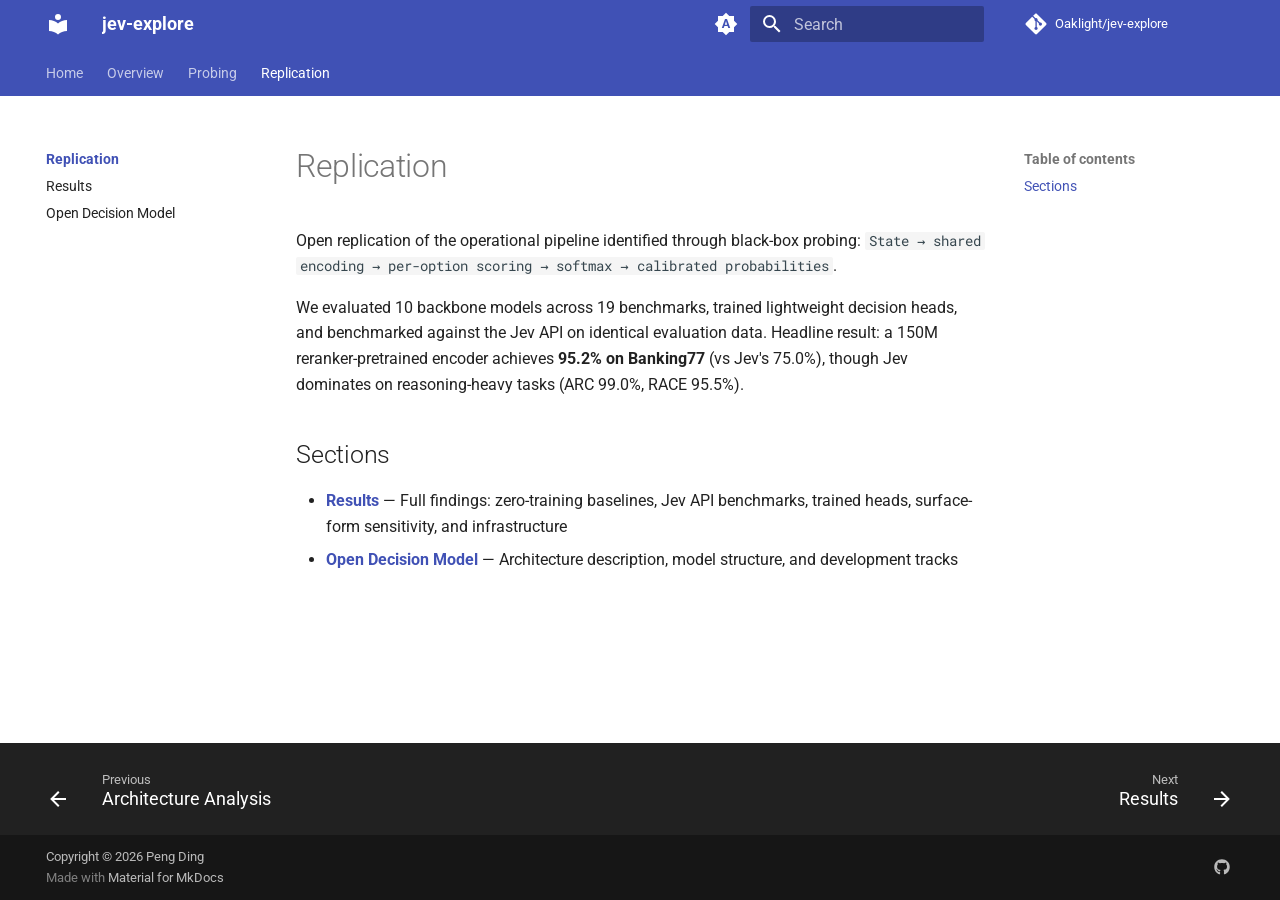
<file: replication/index.html>
<!doctype html>
<html lang="en" class="no-js">
  <head>
    
      <meta charset="utf-8">
      <meta name="viewport" content="width=device-width,initial-scale=1">
      
        <meta name="description" content="Probing, analysis, and open replication of TypeSafe.ai's Jev System One model">
      
      
        <meta name="author" content="Peng Ding">
      
      
        <link rel="canonical" href="https://oaklight.github.io/jev-explore-site/replication/">
      
      
        <link rel="prev" href="../probing/architecture/">
      
      
        <link rel="next" href="results/">
      
      
        
      
      
      <link rel="icon" href="../assets/images/favicon.png">
      <meta name="generator" content="mkdocs-1.6.1, mkdocs-material-9.7.7">
    
    
      
        <title>Replication - jev-explore</title>
      
    
    
      <link rel="stylesheet" href="../assets/stylesheets/main.ec1eaa64.min.css">
      
        
        <link rel="stylesheet" href="../assets/stylesheets/palette.ab4e12ef.min.css">
      
      


    
    
      
    
    
      
        
        
        <link rel="preconnect" href="https://fonts.gstatic.com" crossorigin>
        <link rel="stylesheet" href="https://fonts.googleapis.com/css?family=Roboto:300,300i,400,400i,700,700i%7CRoboto+Mono:400,400i,700,700i&display=fallback">
        <style>:root{--md-text-font:"Roboto";--md-code-font:"Roboto Mono"}</style>
      
    
    
      <link rel="stylesheet" href="../stylesheets/extra.css">
    
    <script>__md_scope=new URL("..",location),__md_hash=e=>[...e].reduce(((e,_)=>(e<<5)-e+_.charCodeAt(0)),0),__md_get=(e,_=localStorage,t=__md_scope)=>JSON.parse(_.getItem(t.pathname+"."+e)),__md_set=(e,_,t=localStorage,a=__md_scope)=>{try{t.setItem(a.pathname+"."+e,JSON.stringify(_))}catch(e){}}</script>
    
      

    
    
  </head>
  
  
    
    
      
    
    
    
    
    <body dir="ltr" data-md-color-scheme="default" data-md-color-primary="indigo" data-md-color-accent="indigo">
  
    
    <input class="md-toggle" data-md-toggle="drawer" type="checkbox" id="__drawer" autocomplete="off">
    <input class="md-toggle" data-md-toggle="search" type="checkbox" id="__search" autocomplete="off">
    <label class="md-overlay" for="__drawer"></label>
    <div data-md-component="skip">
      
        
        <a href="#replication" class="md-skip">
          Skip to content
        </a>
      
    </div>
    <div data-md-component="announce">
      
    </div>
    
    
      

<header class="md-header" data-md-component="header">
  <nav class="md-header__inner md-grid" aria-label="Header">
    <a href=".." title="jev-explore" class="md-header__button md-logo" aria-label="jev-explore" data-md-component="logo">
      
  
  <svg xmlns="http://www.w3.org/2000/svg" viewBox="0 0 24 24"><path d="M12 8a3 3 0 0 0 3-3 3 3 0 0 0-3-3 3 3 0 0 0-3 3 3 3 0 0 0 3 3m0 3.54C9.64 9.35 6.5 8 3 8v11c3.5 0 6.64 1.35 9 3.54 2.36-2.19 5.5-3.54 9-3.54V8c-3.5 0-6.64 1.35-9 3.54"/></svg>

    </a>
    <label class="md-header__button md-icon" for="__drawer">
      
      <svg xmlns="http://www.w3.org/2000/svg" viewBox="0 0 24 24"><path d="M3 6h18v2H3zm0 5h18v2H3zm0 5h18v2H3z"/></svg>
    </label>
    <div class="md-header__title" data-md-component="header-title">
      <div class="md-header__ellipsis">
        <div class="md-header__topic">
          <span class="md-ellipsis">
            jev-explore
          </span>
        </div>
        <div class="md-header__topic" data-md-component="header-topic">
          <span class="md-ellipsis">
            
              Replication
            
          </span>
        </div>
      </div>
    </div>
    
      
        <form class="md-header__option" data-md-component="palette">
  
    
    
    
    <input class="md-option" data-md-color-media="(prefers-color-scheme)" data-md-color-scheme="default" data-md-color-primary="indigo" data-md-color-accent="indigo"  aria-label="Switch to light mode"  type="radio" name="__palette" id="__palette_0">
    
      <label class="md-header__button md-icon" title="Switch to light mode" for="__palette_1" hidden>
        <svg xmlns="http://www.w3.org/2000/svg" viewBox="0 0 24 24"><path d="m14.3 16-.7-2h-3.2l-.7 2H7.8L11 7h2l3.2 9zM20 8.69V4h-4.69L12 .69 8.69 4H4v4.69L.69 12 4 15.31V20h4.69L12 23.31 15.31 20H20v-4.69L23.31 12zm-9.15 3.96h2.3L12 9z"/></svg>
      </label>
    
  
    
    
    
    <input class="md-option" data-md-color-media="(prefers-color-scheme: light)" data-md-color-scheme="default" data-md-color-primary="indigo" data-md-color-accent="indigo"  aria-label="Switch to dark mode"  type="radio" name="__palette" id="__palette_1">
    
      <label class="md-header__button md-icon" title="Switch to dark mode" for="__palette_2" hidden>
        <svg xmlns="http://www.w3.org/2000/svg" viewBox="0 0 24 24"><path d="M12 8a4 4 0 0 0-4 4 4 4 0 0 0 4 4 4 4 0 0 0 4-4 4 4 0 0 0-4-4m0 10a6 6 0 0 1-6-6 6 6 0 0 1 6-6 6 6 0 0 1 6 6 6 6 0 0 1-6 6m8-9.31V4h-4.69L12 .69 8.69 4H4v4.69L.69 12 4 15.31V20h4.69L12 23.31 15.31 20H20v-4.69L23.31 12z"/></svg>
      </label>
    
  
    
    
    
    <input class="md-option" data-md-color-media="(prefers-color-scheme: dark)" data-md-color-scheme="slate" data-md-color-primary="indigo" data-md-color-accent="indigo"  aria-label="Switch to system preference"  type="radio" name="__palette" id="__palette_2">
    
      <label class="md-header__button md-icon" title="Switch to system preference" for="__palette_0" hidden>
        <svg xmlns="http://www.w3.org/2000/svg" viewBox="0 0 24 24"><path d="M12 18c-.89 0-1.74-.2-2.5-.55C11.56 16.5 13 14.42 13 12s-1.44-4.5-3.5-5.45C10.26 6.2 11.11 6 12 6a6 6 0 0 1 6 6 6 6 0 0 1-6 6m8-9.31V4h-4.69L12 .69 8.69 4H4v4.69L.69 12 4 15.31V20h4.69L12 23.31 15.31 20H20v-4.69L23.31 12z"/></svg>
      </label>
    
  
</form>
      
    
    
      <script>var palette=__md_get("__palette");if(palette&&palette.color){if("(prefers-color-scheme)"===palette.color.media){var media=matchMedia("(prefers-color-scheme: light)"),input=document.querySelector(media.matches?"[data-md-color-media='(prefers-color-scheme: light)']":"[data-md-color-media='(prefers-color-scheme: dark)']");palette.color.media=input.getAttribute("data-md-color-media"),palette.color.scheme=input.getAttribute("data-md-color-scheme"),palette.color.primary=input.getAttribute("data-md-color-primary"),palette.color.accent=input.getAttribute("data-md-color-accent")}for(var[key,value]of Object.entries(palette.color))document.body.setAttribute("data-md-color-"+key,value)}</script>
    
    
    
      
      
        <label class="md-header__button md-icon" for="__search">
          
          <svg xmlns="http://www.w3.org/2000/svg" viewBox="0 0 24 24"><path d="M9.5 3A6.5 6.5 0 0 1 16 9.5c0 1.61-.59 3.09-1.56 4.23l.27.27h.79l5 5-1.5 1.5-5-5v-.79l-.27-.27A6.52 6.52 0 0 1 9.5 16 6.5 6.5 0 0 1 3 9.5 6.5 6.5 0 0 1 9.5 3m0 2C7 5 5 7 5 9.5S7 14 9.5 14 14 12 14 9.5 12 5 9.5 5"/></svg>
        </label>
        <div class="md-search" data-md-component="search" role="dialog">
  <label class="md-search__overlay" for="__search"></label>
  <div class="md-search__inner" role="search">
    <form class="md-search__form" name="search">
      <input type="text" class="md-search__input" name="query" aria-label="Search" placeholder="Search" autocapitalize="off" autocorrect="off" autocomplete="off" spellcheck="false" data-md-component="search-query" required>
      <label class="md-search__icon md-icon" for="__search">
        
        <svg xmlns="http://www.w3.org/2000/svg" viewBox="0 0 24 24"><path d="M9.5 3A6.5 6.5 0 0 1 16 9.5c0 1.61-.59 3.09-1.56 4.23l.27.27h.79l5 5-1.5 1.5-5-5v-.79l-.27-.27A6.52 6.52 0 0 1 9.5 16 6.5 6.5 0 0 1 3 9.5 6.5 6.5 0 0 1 9.5 3m0 2C7 5 5 7 5 9.5S7 14 9.5 14 14 12 14 9.5 12 5 9.5 5"/></svg>
        
        <svg xmlns="http://www.w3.org/2000/svg" viewBox="0 0 24 24"><path d="M20 11v2H8l5.5 5.5-1.42 1.42L4.16 12l7.92-7.92L13.5 5.5 8 11z"/></svg>
      </label>
      <nav class="md-search__options" aria-label="Search">
        
        <button type="reset" class="md-search__icon md-icon" title="Clear" aria-label="Clear" tabindex="-1">
          
          <svg xmlns="http://www.w3.org/2000/svg" viewBox="0 0 24 24"><path d="M19 6.41 17.59 5 12 10.59 6.41 5 5 6.41 10.59 12 5 17.59 6.41 19 12 13.41 17.59 19 19 17.59 13.41 12z"/></svg>
        </button>
      </nav>
      
        <div class="md-search__suggest" data-md-component="search-suggest"></div>
      
    </form>
    <div class="md-search__output">
      <div class="md-search__scrollwrap" tabindex="0" data-md-scrollfix>
        <div class="md-search-result" data-md-component="search-result">
          <div class="md-search-result__meta">
            Initializing search
          </div>
          <ol class="md-search-result__list" role="presentation"></ol>
        </div>
      </div>
    </div>
  </div>
</div>
      
    
    
      <div class="md-header__source">
        <a href="https://github.com/Oaklight/jev-explore" title="Go to repository" class="md-source" data-md-component="source">
  <div class="md-source__icon md-icon">
    
    <svg xmlns="http://www.w3.org/2000/svg" viewBox="0 0 448 512"><!--! Font Awesome Free 7.1.0 by @fontawesome - https://fontawesome.com License - https://fontawesome.com/license/free (Icons: CC BY 4.0, Fonts: SIL OFL 1.1, Code: MIT License) Copyright 2025 Fonticons, Inc.--><path d="M439.6 236.1 244 40.5c-5.4-5.5-12.8-8.5-20.4-8.5s-15 3-20.4 8.4L162.5 81l51.5 51.5c27.1-9.1 52.7 16.8 43.4 43.7l49.7 49.7c34.2-11.8 61.2 31 35.5 56.7-26.5 26.5-70.2-2.9-56-37.3L240.3 199v121.9c25.3 12.5 22.3 41.8 9.1 55-6.4 6.4-15.2 10.1-24.3 10.1s-17.8-3.6-24.3-10.1c-17.6-17.6-11.1-46.9 11.2-56v-123c-20.8-8.5-24.6-30.7-18.6-45L142.6 101 8.5 235.1C3 240.6 0 247.9 0 255.5s3 15 8.5 20.4l195.6 195.7c5.4 5.4 12.7 8.4 20.4 8.4s15-3 20.4-8.4l194.7-194.7c5.4-5.4 8.4-12.8 8.4-20.4s-3-15-8.4-20.4"/></svg>
  </div>
  <div class="md-source__repository">
    Oaklight/jev-explore
  </div>
</a>
      </div>
    
  </nav>
  
</header>
    
    <div class="md-container" data-md-component="container">
      
      
        
          
            
<nav class="md-tabs" aria-label="Tabs" data-md-component="tabs">
  <div class="md-grid">
    <ul class="md-tabs__list">
      
        
  
  
  
  
    <li class="md-tabs__item">
      <a href=".." class="md-tabs__link">
        
  
  
    
  
  Home

      </a>
    </li>
  

      
        
  
  
  
  
    <li class="md-tabs__item">
      <a href="../overview/" class="md-tabs__link">
        
  
  
    
  
  Overview

      </a>
    </li>
  

      
        
  
  
  
  
    
    
      <li class="md-tabs__item">
        <a href="../probing/" class="md-tabs__link">
          
  
  
    
  
  Probing

        </a>
      </li>
    
  

      
        
  
  
  
    
  
  
    
    
      <li class="md-tabs__item md-tabs__item--active">
        <a href="./" class="md-tabs__link">
          
  
  
    
  
  Replication

        </a>
      </li>
    
  

      
    </ul>
  </div>
</nav>
          
        
      
      <main class="md-main" data-md-component="main">
        <div class="md-main__inner md-grid">
          
            
              
              <div class="md-sidebar md-sidebar--primary" data-md-component="sidebar" data-md-type="navigation" >
                <div class="md-sidebar__scrollwrap">
                  <div class="md-sidebar__inner">
                    


  


<nav class="md-nav md-nav--primary md-nav--lifted" aria-label="Navigation" data-md-level="0">
  <label class="md-nav__title" for="__drawer">
    <a href=".." title="jev-explore" class="md-nav__button md-logo" aria-label="jev-explore" data-md-component="logo">
      
  
  <svg xmlns="http://www.w3.org/2000/svg" viewBox="0 0 24 24"><path d="M12 8a3 3 0 0 0 3-3 3 3 0 0 0-3-3 3 3 0 0 0-3 3 3 3 0 0 0 3 3m0 3.54C9.64 9.35 6.5 8 3 8v11c3.5 0 6.64 1.35 9 3.54 2.36-2.19 5.5-3.54 9-3.54V8c-3.5 0-6.64 1.35-9 3.54"/></svg>

    </a>
    jev-explore
  </label>
  
    <div class="md-nav__source">
      <a href="https://github.com/Oaklight/jev-explore" title="Go to repository" class="md-source" data-md-component="source">
  <div class="md-source__icon md-icon">
    
    <svg xmlns="http://www.w3.org/2000/svg" viewBox="0 0 448 512"><!--! Font Awesome Free 7.1.0 by @fontawesome - https://fontawesome.com License - https://fontawesome.com/license/free (Icons: CC BY 4.0, Fonts: SIL OFL 1.1, Code: MIT License) Copyright 2025 Fonticons, Inc.--><path d="M439.6 236.1 244 40.5c-5.4-5.5-12.8-8.5-20.4-8.5s-15 3-20.4 8.4L162.5 81l51.5 51.5c27.1-9.1 52.7 16.8 43.4 43.7l49.7 49.7c34.2-11.8 61.2 31 35.5 56.7-26.5 26.5-70.2-2.9-56-37.3L240.3 199v121.9c25.3 12.5 22.3 41.8 9.1 55-6.4 6.4-15.2 10.1-24.3 10.1s-17.8-3.6-24.3-10.1c-17.6-17.6-11.1-46.9 11.2-56v-123c-20.8-8.5-24.6-30.7-18.6-45L142.6 101 8.5 235.1C3 240.6 0 247.9 0 255.5s3 15 8.5 20.4l195.6 195.7c5.4 5.4 12.7 8.4 20.4 8.4s15-3 20.4-8.4l194.7-194.7c5.4-5.4 8.4-12.8 8.4-20.4s-3-15-8.4-20.4"/></svg>
  </div>
  <div class="md-source__repository">
    Oaklight/jev-explore
  </div>
</a>
    </div>
  
  <ul class="md-nav__list" data-md-scrollfix>
    
      
      
  
  
  
  
    <li class="md-nav__item">
      <a href=".." class="md-nav__link">
        
  
  
  <span class="md-ellipsis">
    
  
    Home
  

    
  </span>
  
  

      </a>
    </li>
  

    
      
      
  
  
  
  
    <li class="md-nav__item">
      <a href="../overview/" class="md-nav__link">
        
  
  
  <span class="md-ellipsis">
    
  
    Overview
  

    
  </span>
  
  

      </a>
    </li>
  

    
      
      
  
  
  
  
    
    
      
        
          
        
      
        
      
        
      
    
    
    
      
      
        
      
    
    
    <li class="md-nav__item md-nav__item--nested">
      
        
        
        <input class="md-nav__toggle md-toggle " type="checkbox" id="__nav_3" >
        
          
          <div class="md-nav__link md-nav__container">
            <a href="../probing/" class="md-nav__link ">
              
  
  
  <span class="md-ellipsis">
    
  
    Probing
  

    
  </span>
  
  

            </a>
            
              
              <label class="md-nav__link " for="__nav_3" id="__nav_3_label" tabindex="0">
                <span class="md-nav__icon md-icon"></span>
              </label>
            
          </div>
        
        <nav class="md-nav" data-md-level="1" aria-labelledby="__nav_3_label" aria-expanded="false">
          <label class="md-nav__title" for="__nav_3">
            <span class="md-nav__icon md-icon"></span>
            
  
    Probing
  

          </label>
          <ul class="md-nav__list" data-md-scrollfix>
            
              
            
              
                
  
  
  
  
    <li class="md-nav__item">
      <a href="../probing/api-testing/" class="md-nav__link">
        
  
  
  <span class="md-ellipsis">
    
  
    API Testing
  

    
  </span>
  
  

      </a>
    </li>
  

              
            
              
                
  
  
  
  
    <li class="md-nav__item">
      <a href="../probing/architecture/" class="md-nav__link">
        
  
  
  <span class="md-ellipsis">
    
  
    Architecture Analysis
  

    
  </span>
  
  

      </a>
    </li>
  

              
            
          </ul>
        </nav>
      
    </li>
  

    
      
      
  
  
    
  
  
  
    
    
      
        
          
        
      
        
      
        
      
    
    
    
      
        
        
      
      
        
      
    
    
    <li class="md-nav__item md-nav__item--active md-nav__item--section md-nav__item--nested">
      
        
        
        <input class="md-nav__toggle md-toggle " type="checkbox" id="__nav_4" checked>
        
          
          <div class="md-nav__link md-nav__container">
            <a href="./" class="md-nav__link md-nav__link--active">
              
  
  
  <span class="md-ellipsis">
    
  
    Replication
  

    
  </span>
  
  

            </a>
            
              
              <label class="md-nav__link md-nav__link--active" for="__nav_4" id="__nav_4_label" tabindex="">
                <span class="md-nav__icon md-icon"></span>
              </label>
            
          </div>
        
        <nav class="md-nav" data-md-level="1" aria-labelledby="__nav_4_label" aria-expanded="true">
          <label class="md-nav__title" for="__nav_4">
            <span class="md-nav__icon md-icon"></span>
            
  
    Replication
  

          </label>
          <ul class="md-nav__list" data-md-scrollfix>
            
              
            
              
                
  
  
  
  
    <li class="md-nav__item">
      <a href="results/" class="md-nav__link">
        
  
  
  <span class="md-ellipsis">
    
  
    Results
  

    
  </span>
  
  

      </a>
    </li>
  

              
            
              
                
  
  
  
  
    <li class="md-nav__item">
      <a href="model/" class="md-nav__link">
        
  
  
  <span class="md-ellipsis">
    
  
    Open Decision Model
  

    
  </span>
  
  

      </a>
    </li>
  

              
            
          </ul>
        </nav>
      
    </li>
  

    
  </ul>
</nav>
                  </div>
                </div>
              </div>
            
            
              
              <div class="md-sidebar md-sidebar--secondary" data-md-component="sidebar" data-md-type="toc" >
                <div class="md-sidebar__scrollwrap">
                  <div class="md-sidebar__inner">
                    

<nav class="md-nav md-nav--secondary" aria-label="Table of contents">
  
  
  
    
  
  
    <label class="md-nav__title" for="__toc">
      <span class="md-nav__icon md-icon"></span>
      Table of contents
    </label>
    <ul class="md-nav__list" data-md-component="toc" data-md-scrollfix>
      
        <li class="md-nav__item">
  <a href="#sections" class="md-nav__link">
    <span class="md-ellipsis">
      
        Sections
      
    </span>
  </a>
  
</li>
      
    </ul>
  
</nav>
                  </div>
                </div>
              </div>
            
          
          
            <div class="md-content" data-md-component="content">
              
              <article class="md-content__inner md-typeset">
                
                  


  
  


<h1 id="replication">Replication<a class="headerlink" href="#replication" title="Permanent link">&para;</a></h1>
<p>Open replication of the operational pipeline identified through black-box probing: <code>State → shared encoding → per-option scoring → softmax → calibrated probabilities</code>.</p>
<p>We evaluated 10 backbone models across 19 benchmarks, trained lightweight decision heads, and benchmarked against the Jev API on identical evaluation data. Headline result: a 150M reranker-pretrained encoder achieves <strong>95.2% on Banking77</strong> (vs Jev's 75.0%), though Jev dominates on reasoning-heavy tasks (ARC 99.0%, RACE 95.5%).</p>
<h2 id="sections">Sections<a class="headerlink" href="#sections" title="Permanent link">&para;</a></h2>
<ul>
<li><a href="results/"><strong>Results</strong></a> — Full findings: zero-training baselines, Jev API benchmarks, trained heads, surface-form sensitivity, and infrastructure</li>
<li><a href="model/"><strong>Open Decision Model</strong></a> — Architecture description, model structure, and development tracks</li>
</ul>












                
              </article>
            </div>
          
          
  <script>var tabs=__md_get("__tabs");if(Array.isArray(tabs))e:for(var set of document.querySelectorAll(".tabbed-set")){var labels=set.querySelector(".tabbed-labels");for(var tab of tabs)for(var label of labels.getElementsByTagName("label"))if(label.innerText.trim()===tab){var input=document.getElementById(label.htmlFor);input.checked=!0;continue e}}</script>

<script>var target=document.getElementById(location.hash.slice(1));target&&target.name&&(target.checked=target.name.startsWith("__tabbed_"))</script>
        </div>
        
          <button type="button" class="md-top md-icon" data-md-component="top" hidden>
  
  <svg xmlns="http://www.w3.org/2000/svg" viewBox="0 0 24 24"><path d="M13 20h-2V8l-5.5 5.5-1.42-1.42L12 4.16l7.92 7.92-1.42 1.42L13 8z"/></svg>
  Back to top
</button>
        
      </main>
      
        <footer class="md-footer">
  
    
      
      <nav class="md-footer__inner md-grid" aria-label="Footer" >
        
          
          <a href="../probing/architecture/" class="md-footer__link md-footer__link--prev" aria-label="Previous: Architecture Analysis">
            <div class="md-footer__button md-icon">
              
              <svg xmlns="http://www.w3.org/2000/svg" viewBox="0 0 24 24"><path d="M20 11v2H8l5.5 5.5-1.42 1.42L4.16 12l7.92-7.92L13.5 5.5 8 11z"/></svg>
            </div>
            <div class="md-footer__title">
              <span class="md-footer__direction">
                Previous
              </span>
              <div class="md-ellipsis">
                Architecture Analysis
              </div>
            </div>
          </a>
        
        
          
          <a href="results/" class="md-footer__link md-footer__link--next" aria-label="Next: Results">
            <div class="md-footer__title">
              <span class="md-footer__direction">
                Next
              </span>
              <div class="md-ellipsis">
                Results
              </div>
            </div>
            <div class="md-footer__button md-icon">
              
              <svg xmlns="http://www.w3.org/2000/svg" viewBox="0 0 24 24"><path d="M4 11v2h12l-5.5 5.5 1.42 1.42L19.84 12l-7.92-7.92L10.5 5.5 16 11z"/></svg>
            </div>
          </a>
        
      </nav>
    
  
  <div class="md-footer-meta md-typeset">
    <div class="md-footer-meta__inner md-grid">
      <div class="md-copyright">
  
    <div class="md-copyright__highlight">
      Copyright &copy; 2026 Peng Ding
    </div>
  
  
    Made with
    <a href="https://squidfunk.github.io/mkdocs-material/" target="_blank" rel="noopener">
      Material for MkDocs
    </a>
  
</div>
      
        
<div class="md-social">
  
    
    
    
    
      
      
    
    <a href="https://github.com/Oaklight/jev-explore" target="_blank" rel="noopener" title="github.com" class="md-social__link">
      <svg xmlns="http://www.w3.org/2000/svg" viewBox="0 0 512 512"><!--! Font Awesome Free 7.1.0 by @fontawesome - https://fontawesome.com License - https://fontawesome.com/license/free (Icons: CC BY 4.0, Fonts: SIL OFL 1.1, Code: MIT License) Copyright 2025 Fonticons, Inc.--><path d="M173.9 397.4c0 2-2.3 3.6-5.2 3.6-3.3.3-5.6-1.3-5.6-3.6 0-2 2.3-3.6 5.2-3.6 3-.3 5.6 1.3 5.6 3.6m-31.1-4.5c-.7 2 1.3 4.3 4.3 4.9 2.6 1 5.6 0 6.2-2s-1.3-4.3-4.3-5.2c-2.6-.7-5.5.3-6.2 2.3m44.2-1.7c-2.9.7-4.9 2.6-4.6 4.9.3 2 2.9 3.3 5.9 2.6 2.9-.7 4.9-2.6 4.6-4.6-.3-1.9-3-3.2-5.9-2.9M252.8 8C114.1 8 8 113.3 8 252c0 110.9 69.8 205.8 169.5 239.2 12.8 2.3 17.3-5.6 17.3-12.1 0-6.2-.3-40.4-.3-61.4 0 0-70 15-84.7-29.8 0 0-11.4-29.1-27.8-36.6 0 0-22.9-15.7 1.6-15.4 0 0 24.9 2 38.6 25.8 21.9 38.6 58.6 27.5 72.9 20.9 2.3-16 8.8-27.1 16-33.7-55.9-6.2-112.3-14.3-112.3-110.5 0-27.5 7.6-41.3 23.6-58.9-2.6-6.5-11.1-33.3 2.6-67.9 20.9-6.5 69 27 69 27 20-5.6 41.5-8.5 62.8-8.5s42.8 2.9 62.8 8.5c0 0 48.1-33.6 69-27 13.7 34.7 5.2 61.4 2.6 67.9 16 17.7 25.8 31.5 25.8 58.9 0 96.5-58.9 104.2-114.8 110.5 9.2 7.9 17 22.9 17 46.4 0 33.7-.3 75.4-.3 83.6 0 6.5 4.6 14.4 17.3 12.1C436.2 457.8 504 362.9 504 252 504 113.3 391.5 8 252.8 8M105.2 352.9c-1.3 1-1 3.3.7 5.2 1.6 1.6 3.9 2.3 5.2 1 1.3-1 1-3.3-.7-5.2-1.6-1.6-3.9-2.3-5.2-1m-10.8-8.1c-.7 1.3.3 2.9 2.3 3.9 1.6 1 3.6.7 4.3-.7.7-1.3-.3-2.9-2.3-3.9-2-.6-3.6-.3-4.3.7m32.4 35.6c-1.6 1.3-1 4.3 1.3 6.2 2.3 2.3 5.2 2.6 6.5 1 1.3-1.3.7-4.3-1.3-6.2-2.2-2.3-5.2-2.6-6.5-1m-11.4-14.7c-1.6 1-1.6 3.6 0 5.9s4.3 3.3 5.6 2.3c1.6-1.3 1.6-3.9 0-6.2-1.4-2.3-4-3.3-5.6-2"/></svg>
    </a>
  
</div>
      
    </div>
  </div>
</footer>
      
    </div>
    <div class="md-dialog" data-md-component="dialog">
      <div class="md-dialog__inner md-typeset"></div>
    </div>
    
      <div class="md-progress" data-md-component="progress" role="progressbar"></div>
    
    
    
      
      
      <script id="__config" type="application/json">{"annotate": null, "base": "..", "features": ["navigation.tabs", "navigation.sections", "navigation.indexes", "navigation.top", "navigation.footer", "navigation.tracking", "navigation.instant", "navigation.instant.prefetch", "navigation.instant.progress", "toc.follow", "search.highlight", "search.suggest", "content.code.copy", "content.code.annotate", "content.tabs.link"], "search": "../assets/javascripts/workers/search.2c215733.min.js", "tags": null, "translations": {"clipboard.copied": "Copied to clipboard", "clipboard.copy": "Copy to clipboard", "search.result.more.one": "1 more on this page", "search.result.more.other": "# more on this page", "search.result.none": "No matching documents", "search.result.one": "1 matching document", "search.result.other": "# matching documents", "search.result.placeholder": "Type to start searching", "search.result.term.missing": "Missing", "select.version": "Select version"}, "version": null}</script>
    
    
      <script src="../assets/javascripts/bundle.d7400e89.min.js"></script>
      
    
  </body>
</html>
</file>
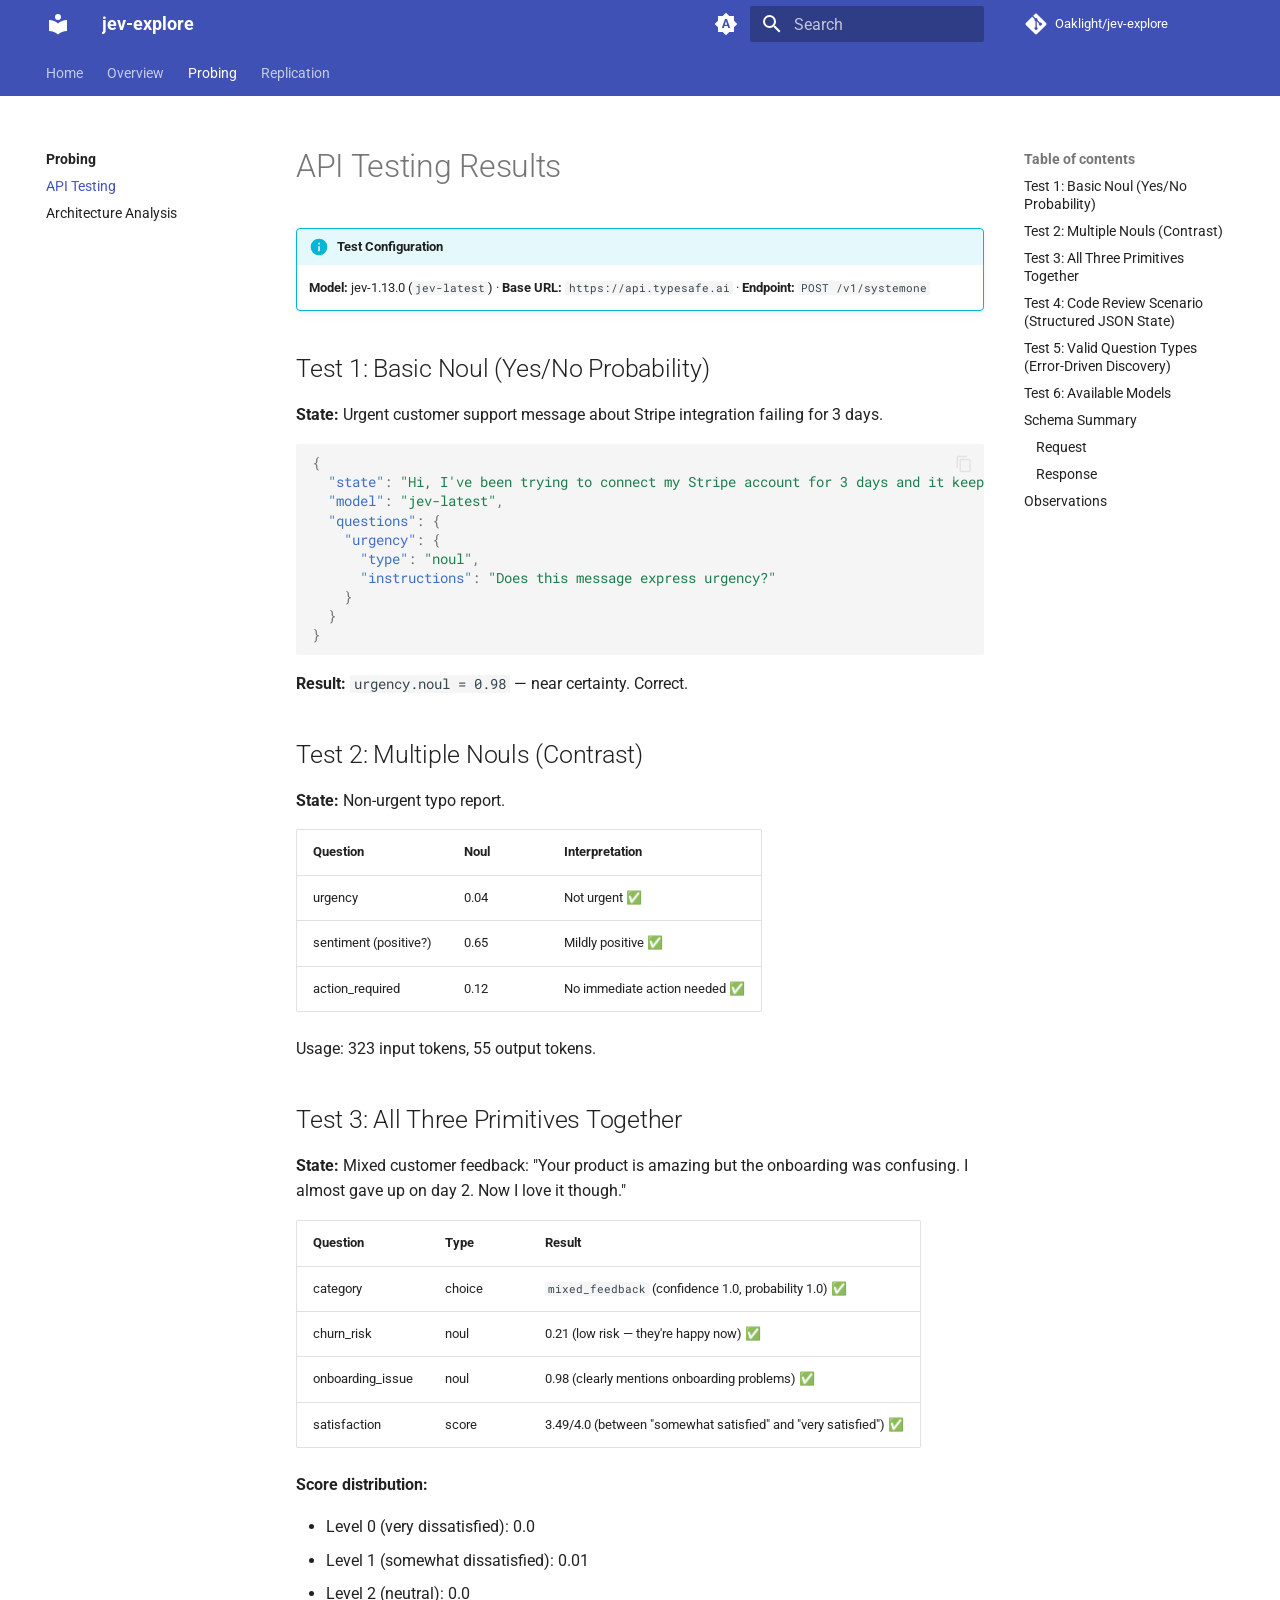
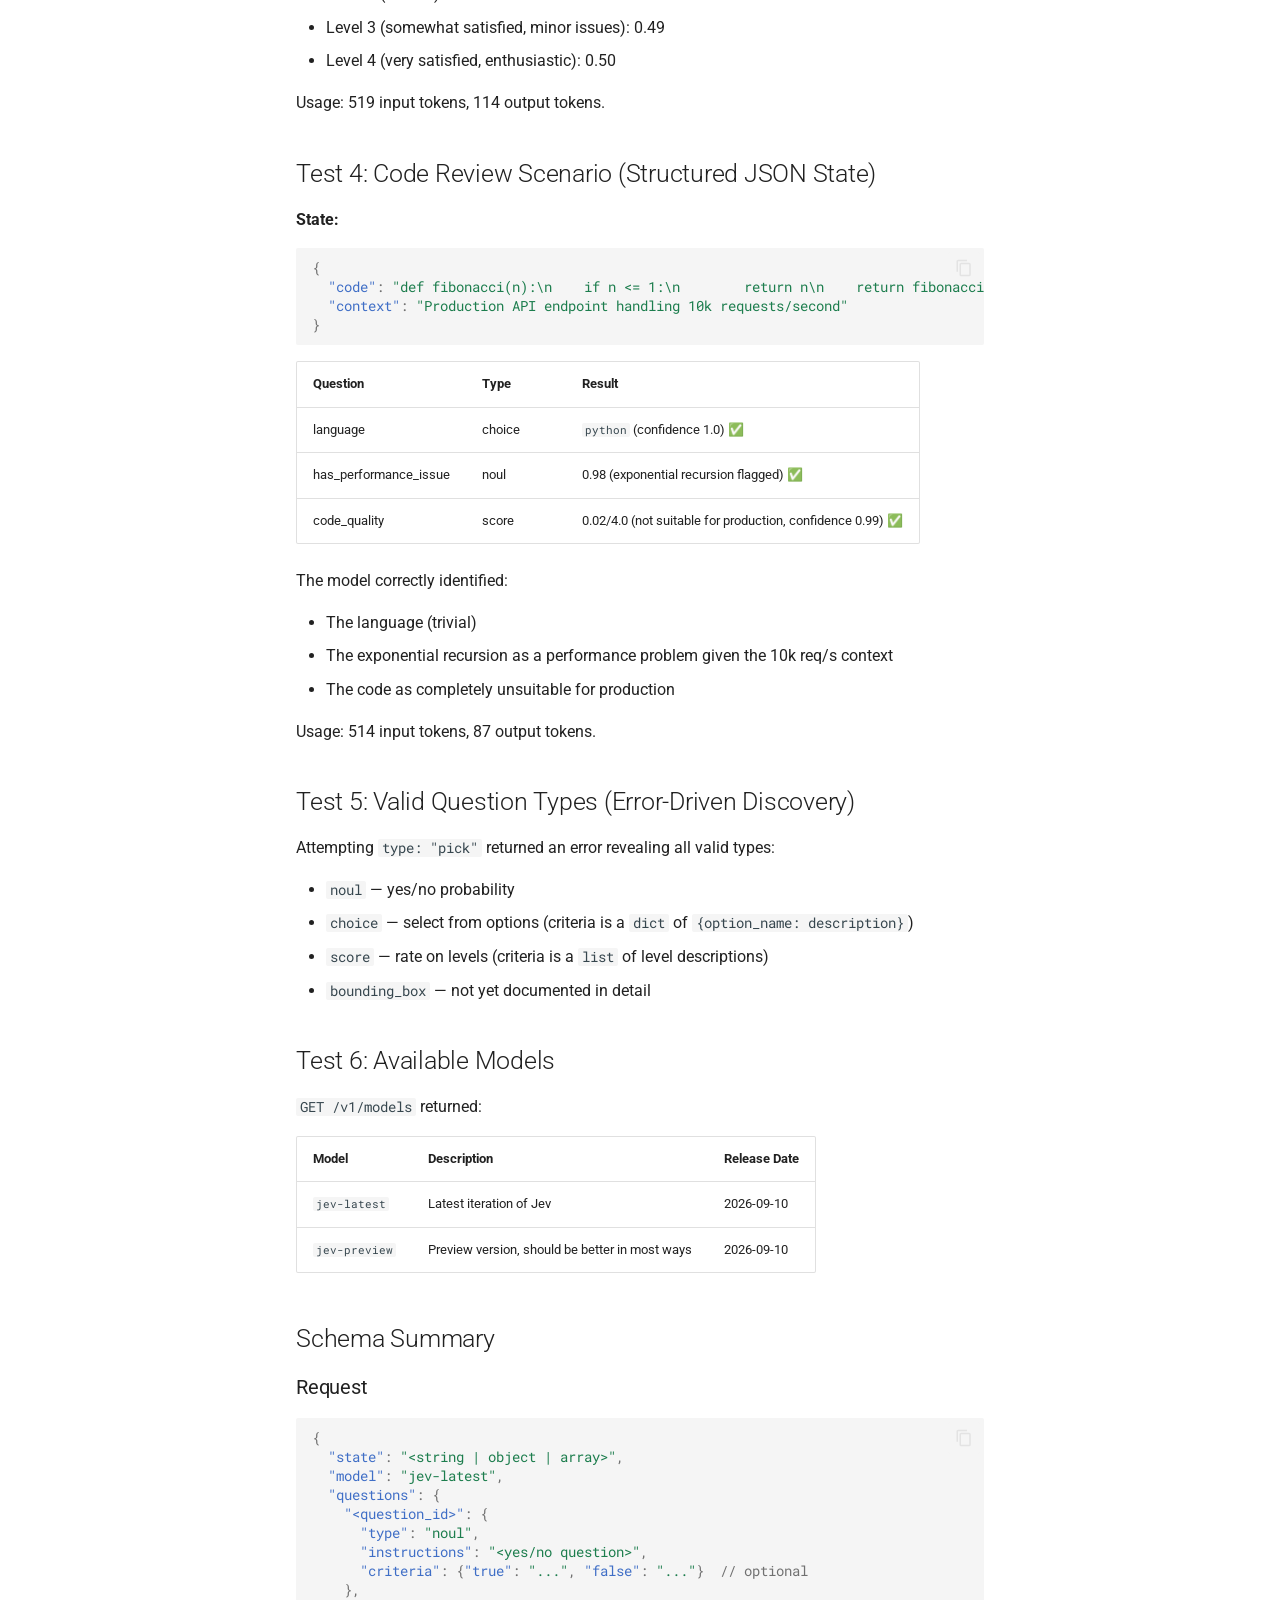
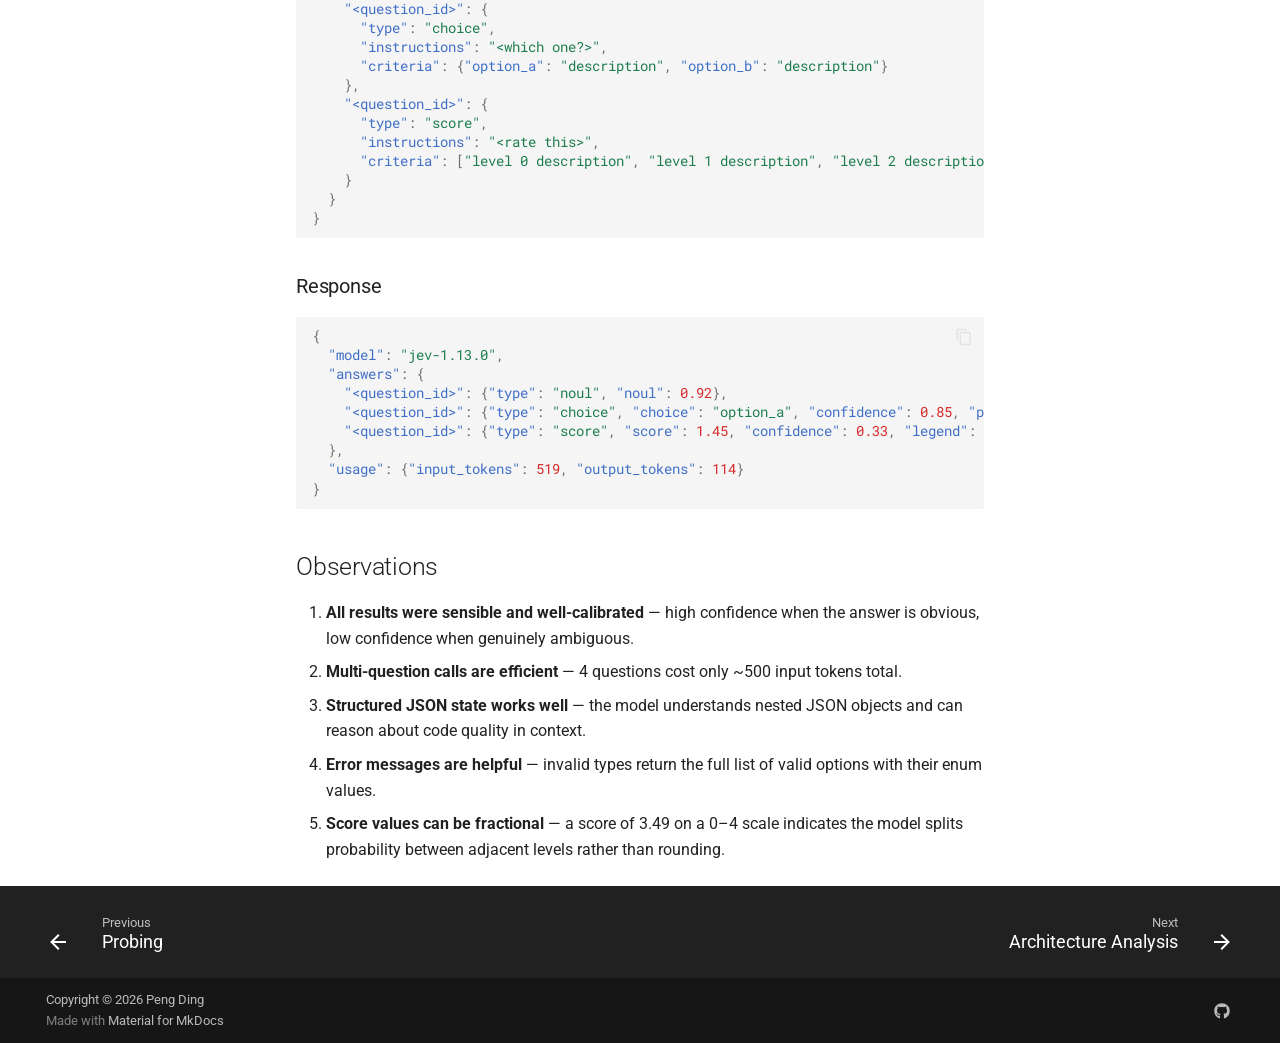
<file: probing/api-testing/index.html>
<!doctype html>
<html lang="en" class="no-js">
  <head>
    
      <meta charset="utf-8">
      <meta name="viewport" content="width=device-width,initial-scale=1">
      
        <meta name="description" content="Probing, analysis, and open replication of TypeSafe.ai's Jev System One model">
      
      
        <meta name="author" content="Peng Ding">
      
      
        <link rel="canonical" href="https://oaklight.github.io/jev-explore-site/probing/api-testing/">
      
      
        <link rel="prev" href="../">
      
      
        <link rel="next" href="../architecture/">
      
      
        
      
      
      <link rel="icon" href="../../assets/images/favicon.png">
      <meta name="generator" content="mkdocs-1.6.1, mkdocs-material-9.7.7">
    
    
      
        <title>API Testing - jev-explore</title>
      
    
    
      <link rel="stylesheet" href="../../assets/stylesheets/main.ec1eaa64.min.css">
      
        
        <link rel="stylesheet" href="../../assets/stylesheets/palette.ab4e12ef.min.css">
      
      


    
    
      
    
    
      
        
        
        <link rel="preconnect" href="https://fonts.gstatic.com" crossorigin>
        <link rel="stylesheet" href="https://fonts.googleapis.com/css?family=Roboto:300,300i,400,400i,700,700i%7CRoboto+Mono:400,400i,700,700i&display=fallback">
        <style>:root{--md-text-font:"Roboto";--md-code-font:"Roboto Mono"}</style>
      
    
    
      <link rel="stylesheet" href="../../stylesheets/extra.css">
    
    <script>__md_scope=new URL("../..",location),__md_hash=e=>[...e].reduce(((e,_)=>(e<<5)-e+_.charCodeAt(0)),0),__md_get=(e,_=localStorage,t=__md_scope)=>JSON.parse(_.getItem(t.pathname+"."+e)),__md_set=(e,_,t=localStorage,a=__md_scope)=>{try{t.setItem(a.pathname+"."+e,JSON.stringify(_))}catch(e){}}</script>
    
      

    
    
  </head>
  
  
    
    
      
    
    
    
    
    <body dir="ltr" data-md-color-scheme="default" data-md-color-primary="indigo" data-md-color-accent="indigo">
  
    
    <input class="md-toggle" data-md-toggle="drawer" type="checkbox" id="__drawer" autocomplete="off">
    <input class="md-toggle" data-md-toggle="search" type="checkbox" id="__search" autocomplete="off">
    <label class="md-overlay" for="__drawer"></label>
    <div data-md-component="skip">
      
        
        <a href="#api-testing-results" class="md-skip">
          Skip to content
        </a>
      
    </div>
    <div data-md-component="announce">
      
    </div>
    
    
      

<header class="md-header" data-md-component="header">
  <nav class="md-header__inner md-grid" aria-label="Header">
    <a href="../.." title="jev-explore" class="md-header__button md-logo" aria-label="jev-explore" data-md-component="logo">
      
  
  <svg xmlns="http://www.w3.org/2000/svg" viewBox="0 0 24 24"><path d="M12 8a3 3 0 0 0 3-3 3 3 0 0 0-3-3 3 3 0 0 0-3 3 3 3 0 0 0 3 3m0 3.54C9.64 9.35 6.5 8 3 8v11c3.5 0 6.64 1.35 9 3.54 2.36-2.19 5.5-3.54 9-3.54V8c-3.5 0-6.64 1.35-9 3.54"/></svg>

    </a>
    <label class="md-header__button md-icon" for="__drawer">
      
      <svg xmlns="http://www.w3.org/2000/svg" viewBox="0 0 24 24"><path d="M3 6h18v2H3zm0 5h18v2H3zm0 5h18v2H3z"/></svg>
    </label>
    <div class="md-header__title" data-md-component="header-title">
      <div class="md-header__ellipsis">
        <div class="md-header__topic">
          <span class="md-ellipsis">
            jev-explore
          </span>
        </div>
        <div class="md-header__topic" data-md-component="header-topic">
          <span class="md-ellipsis">
            
              API Testing
            
          </span>
        </div>
      </div>
    </div>
    
      
        <form class="md-header__option" data-md-component="palette">
  
    
    
    
    <input class="md-option" data-md-color-media="(prefers-color-scheme)" data-md-color-scheme="default" data-md-color-primary="indigo" data-md-color-accent="indigo"  aria-label="Switch to light mode"  type="radio" name="__palette" id="__palette_0">
    
      <label class="md-header__button md-icon" title="Switch to light mode" for="__palette_1" hidden>
        <svg xmlns="http://www.w3.org/2000/svg" viewBox="0 0 24 24"><path d="m14.3 16-.7-2h-3.2l-.7 2H7.8L11 7h2l3.2 9zM20 8.69V4h-4.69L12 .69 8.69 4H4v4.69L.69 12 4 15.31V20h4.69L12 23.31 15.31 20H20v-4.69L23.31 12zm-9.15 3.96h2.3L12 9z"/></svg>
      </label>
    
  
    
    
    
    <input class="md-option" data-md-color-media="(prefers-color-scheme: light)" data-md-color-scheme="default" data-md-color-primary="indigo" data-md-color-accent="indigo"  aria-label="Switch to dark mode"  type="radio" name="__palette" id="__palette_1">
    
      <label class="md-header__button md-icon" title="Switch to dark mode" for="__palette_2" hidden>
        <svg xmlns="http://www.w3.org/2000/svg" viewBox="0 0 24 24"><path d="M12 8a4 4 0 0 0-4 4 4 4 0 0 0 4 4 4 4 0 0 0 4-4 4 4 0 0 0-4-4m0 10a6 6 0 0 1-6-6 6 6 0 0 1 6-6 6 6 0 0 1 6 6 6 6 0 0 1-6 6m8-9.31V4h-4.69L12 .69 8.69 4H4v4.69L.69 12 4 15.31V20h4.69L12 23.31 15.31 20H20v-4.69L23.31 12z"/></svg>
      </label>
    
  
    
    
    
    <input class="md-option" data-md-color-media="(prefers-color-scheme: dark)" data-md-color-scheme="slate" data-md-color-primary="indigo" data-md-color-accent="indigo"  aria-label="Switch to system preference"  type="radio" name="__palette" id="__palette_2">
    
      <label class="md-header__button md-icon" title="Switch to system preference" for="__palette_0" hidden>
        <svg xmlns="http://www.w3.org/2000/svg" viewBox="0 0 24 24"><path d="M12 18c-.89 0-1.74-.2-2.5-.55C11.56 16.5 13 14.42 13 12s-1.44-4.5-3.5-5.45C10.26 6.2 11.11 6 12 6a6 6 0 0 1 6 6 6 6 0 0 1-6 6m8-9.31V4h-4.69L12 .69 8.69 4H4v4.69L.69 12 4 15.31V20h4.69L12 23.31 15.31 20H20v-4.69L23.31 12z"/></svg>
      </label>
    
  
</form>
      
    
    
      <script>var palette=__md_get("__palette");if(palette&&palette.color){if("(prefers-color-scheme)"===palette.color.media){var media=matchMedia("(prefers-color-scheme: light)"),input=document.querySelector(media.matches?"[data-md-color-media='(prefers-color-scheme: light)']":"[data-md-color-media='(prefers-color-scheme: dark)']");palette.color.media=input.getAttribute("data-md-color-media"),palette.color.scheme=input.getAttribute("data-md-color-scheme"),palette.color.primary=input.getAttribute("data-md-color-primary"),palette.color.accent=input.getAttribute("data-md-color-accent")}for(var[key,value]of Object.entries(palette.color))document.body.setAttribute("data-md-color-"+key,value)}</script>
    
    
    
      
      
        <label class="md-header__button md-icon" for="__search">
          
          <svg xmlns="http://www.w3.org/2000/svg" viewBox="0 0 24 24"><path d="M9.5 3A6.5 6.5 0 0 1 16 9.5c0 1.61-.59 3.09-1.56 4.23l.27.27h.79l5 5-1.5 1.5-5-5v-.79l-.27-.27A6.52 6.52 0 0 1 9.5 16 6.5 6.5 0 0 1 3 9.5 6.5 6.5 0 0 1 9.5 3m0 2C7 5 5 7 5 9.5S7 14 9.5 14 14 12 14 9.5 12 5 9.5 5"/></svg>
        </label>
        <div class="md-search" data-md-component="search" role="dialog">
  <label class="md-search__overlay" for="__search"></label>
  <div class="md-search__inner" role="search">
    <form class="md-search__form" name="search">
      <input type="text" class="md-search__input" name="query" aria-label="Search" placeholder="Search" autocapitalize="off" autocorrect="off" autocomplete="off" spellcheck="false" data-md-component="search-query" required>
      <label class="md-search__icon md-icon" for="__search">
        
        <svg xmlns="http://www.w3.org/2000/svg" viewBox="0 0 24 24"><path d="M9.5 3A6.5 6.5 0 0 1 16 9.5c0 1.61-.59 3.09-1.56 4.23l.27.27h.79l5 5-1.5 1.5-5-5v-.79l-.27-.27A6.52 6.52 0 0 1 9.5 16 6.5 6.5 0 0 1 3 9.5 6.5 6.5 0 0 1 9.5 3m0 2C7 5 5 7 5 9.5S7 14 9.5 14 14 12 14 9.5 12 5 9.5 5"/></svg>
        
        <svg xmlns="http://www.w3.org/2000/svg" viewBox="0 0 24 24"><path d="M20 11v2H8l5.5 5.5-1.42 1.42L4.16 12l7.92-7.92L13.5 5.5 8 11z"/></svg>
      </label>
      <nav class="md-search__options" aria-label="Search">
        
        <button type="reset" class="md-search__icon md-icon" title="Clear" aria-label="Clear" tabindex="-1">
          
          <svg xmlns="http://www.w3.org/2000/svg" viewBox="0 0 24 24"><path d="M19 6.41 17.59 5 12 10.59 6.41 5 5 6.41 10.59 12 5 17.59 6.41 19 12 13.41 17.59 19 19 17.59 13.41 12z"/></svg>
        </button>
      </nav>
      
        <div class="md-search__suggest" data-md-component="search-suggest"></div>
      
    </form>
    <div class="md-search__output">
      <div class="md-search__scrollwrap" tabindex="0" data-md-scrollfix>
        <div class="md-search-result" data-md-component="search-result">
          <div class="md-search-result__meta">
            Initializing search
          </div>
          <ol class="md-search-result__list" role="presentation"></ol>
        </div>
      </div>
    </div>
  </div>
</div>
      
    
    
      <div class="md-header__source">
        <a href="https://github.com/Oaklight/jev-explore" title="Go to repository" class="md-source" data-md-component="source">
  <div class="md-source__icon md-icon">
    
    <svg xmlns="http://www.w3.org/2000/svg" viewBox="0 0 448 512"><!--! Font Awesome Free 7.1.0 by @fontawesome - https://fontawesome.com License - https://fontawesome.com/license/free (Icons: CC BY 4.0, Fonts: SIL OFL 1.1, Code: MIT License) Copyright 2025 Fonticons, Inc.--><path d="M439.6 236.1 244 40.5c-5.4-5.5-12.8-8.5-20.4-8.5s-15 3-20.4 8.4L162.5 81l51.5 51.5c27.1-9.1 52.7 16.8 43.4 43.7l49.7 49.7c34.2-11.8 61.2 31 35.5 56.7-26.5 26.5-70.2-2.9-56-37.3L240.3 199v121.9c25.3 12.5 22.3 41.8 9.1 55-6.4 6.4-15.2 10.1-24.3 10.1s-17.8-3.6-24.3-10.1c-17.6-17.6-11.1-46.9 11.2-56v-123c-20.8-8.5-24.6-30.7-18.6-45L142.6 101 8.5 235.1C3 240.6 0 247.9 0 255.5s3 15 8.5 20.4l195.6 195.7c5.4 5.4 12.7 8.4 20.4 8.4s15-3 20.4-8.4l194.7-194.7c5.4-5.4 8.4-12.8 8.4-20.4s-3-15-8.4-20.4"/></svg>
  </div>
  <div class="md-source__repository">
    Oaklight/jev-explore
  </div>
</a>
      </div>
    
  </nav>
  
</header>
    
    <div class="md-container" data-md-component="container">
      
      
        
          
            
<nav class="md-tabs" aria-label="Tabs" data-md-component="tabs">
  <div class="md-grid">
    <ul class="md-tabs__list">
      
        
  
  
  
  
    <li class="md-tabs__item">
      <a href="../.." class="md-tabs__link">
        
  
  
    
  
  Home

      </a>
    </li>
  

      
        
  
  
  
  
    <li class="md-tabs__item">
      <a href="../../overview/" class="md-tabs__link">
        
  
  
    
  
  Overview

      </a>
    </li>
  

      
        
  
  
  
    
  
  
    
    
      <li class="md-tabs__item md-tabs__item--active">
        <a href="../" class="md-tabs__link">
          
  
  
    
  
  Probing

        </a>
      </li>
    
  

      
        
  
  
  
  
    
    
      <li class="md-tabs__item">
        <a href="../../replication/" class="md-tabs__link">
          
  
  
    
  
  Replication

        </a>
      </li>
    
  

      
    </ul>
  </div>
</nav>
          
        
      
      <main class="md-main" data-md-component="main">
        <div class="md-main__inner md-grid">
          
            
              
              <div class="md-sidebar md-sidebar--primary" data-md-component="sidebar" data-md-type="navigation" >
                <div class="md-sidebar__scrollwrap">
                  <div class="md-sidebar__inner">
                    


  


<nav class="md-nav md-nav--primary md-nav--lifted" aria-label="Navigation" data-md-level="0">
  <label class="md-nav__title" for="__drawer">
    <a href="../.." title="jev-explore" class="md-nav__button md-logo" aria-label="jev-explore" data-md-component="logo">
      
  
  <svg xmlns="http://www.w3.org/2000/svg" viewBox="0 0 24 24"><path d="M12 8a3 3 0 0 0 3-3 3 3 0 0 0-3-3 3 3 0 0 0-3 3 3 3 0 0 0 3 3m0 3.54C9.64 9.35 6.5 8 3 8v11c3.5 0 6.64 1.35 9 3.54 2.36-2.19 5.5-3.54 9-3.54V8c-3.5 0-6.64 1.35-9 3.54"/></svg>

    </a>
    jev-explore
  </label>
  
    <div class="md-nav__source">
      <a href="https://github.com/Oaklight/jev-explore" title="Go to repository" class="md-source" data-md-component="source">
  <div class="md-source__icon md-icon">
    
    <svg xmlns="http://www.w3.org/2000/svg" viewBox="0 0 448 512"><!--! Font Awesome Free 7.1.0 by @fontawesome - https://fontawesome.com License - https://fontawesome.com/license/free (Icons: CC BY 4.0, Fonts: SIL OFL 1.1, Code: MIT License) Copyright 2025 Fonticons, Inc.--><path d="M439.6 236.1 244 40.5c-5.4-5.5-12.8-8.5-20.4-8.5s-15 3-20.4 8.4L162.5 81l51.5 51.5c27.1-9.1 52.7 16.8 43.4 43.7l49.7 49.7c34.2-11.8 61.2 31 35.5 56.7-26.5 26.5-70.2-2.9-56-37.3L240.3 199v121.9c25.3 12.5 22.3 41.8 9.1 55-6.4 6.4-15.2 10.1-24.3 10.1s-17.8-3.6-24.3-10.1c-17.6-17.6-11.1-46.9 11.2-56v-123c-20.8-8.5-24.6-30.7-18.6-45L142.6 101 8.5 235.1C3 240.6 0 247.9 0 255.5s3 15 8.5 20.4l195.6 195.7c5.4 5.4 12.7 8.4 20.4 8.4s15-3 20.4-8.4l194.7-194.7c5.4-5.4 8.4-12.8 8.4-20.4s-3-15-8.4-20.4"/></svg>
  </div>
  <div class="md-source__repository">
    Oaklight/jev-explore
  </div>
</a>
    </div>
  
  <ul class="md-nav__list" data-md-scrollfix>
    
      
      
  
  
  
  
    <li class="md-nav__item">
      <a href="../.." class="md-nav__link">
        
  
  
  <span class="md-ellipsis">
    
  
    Home
  

    
  </span>
  
  

      </a>
    </li>
  

    
      
      
  
  
  
  
    <li class="md-nav__item">
      <a href="../../overview/" class="md-nav__link">
        
  
  
  <span class="md-ellipsis">
    
  
    Overview
  

    
  </span>
  
  

      </a>
    </li>
  

    
      
      
  
  
    
  
  
  
    
    
      
        
          
        
      
        
      
        
      
    
    
    
      
        
        
      
      
        
      
    
    
    <li class="md-nav__item md-nav__item--active md-nav__item--section md-nav__item--nested">
      
        
        
        <input class="md-nav__toggle md-toggle " type="checkbox" id="__nav_3" checked>
        
          
          <div class="md-nav__link md-nav__container">
            <a href="../" class="md-nav__link ">
              
  
  
  <span class="md-ellipsis">
    
  
    Probing
  

    
  </span>
  
  

            </a>
            
              
              <label class="md-nav__link " for="__nav_3" id="__nav_3_label" tabindex="">
                <span class="md-nav__icon md-icon"></span>
              </label>
            
          </div>
        
        <nav class="md-nav" data-md-level="1" aria-labelledby="__nav_3_label" aria-expanded="true">
          <label class="md-nav__title" for="__nav_3">
            <span class="md-nav__icon md-icon"></span>
            
  
    Probing
  

          </label>
          <ul class="md-nav__list" data-md-scrollfix>
            
              
            
              
                
  
  
    
  
  
  
    <li class="md-nav__item md-nav__item--active">
      
      <input class="md-nav__toggle md-toggle" type="checkbox" id="__toc">
      
      
        
      
      
        <label class="md-nav__link md-nav__link--active" for="__toc">
          
  
  
  <span class="md-ellipsis">
    
  
    API Testing
  

    
  </span>
  
  

          <span class="md-nav__icon md-icon"></span>
        </label>
      
      <a href="./" class="md-nav__link md-nav__link--active">
        
  
  
  <span class="md-ellipsis">
    
  
    API Testing
  

    
  </span>
  
  

      </a>
      
        

<nav class="md-nav md-nav--secondary" aria-label="Table of contents">
  
  
  
    
  
  
    <label class="md-nav__title" for="__toc">
      <span class="md-nav__icon md-icon"></span>
      Table of contents
    </label>
    <ul class="md-nav__list" data-md-component="toc" data-md-scrollfix>
      
        <li class="md-nav__item">
  <a href="#test-1-basic-noul-yesno-probability" class="md-nav__link">
    <span class="md-ellipsis">
      
        Test 1: Basic Noul (Yes/No Probability)
      
    </span>
  </a>
  
</li>
      
        <li class="md-nav__item">
  <a href="#test-2-multiple-nouls-contrast" class="md-nav__link">
    <span class="md-ellipsis">
      
        Test 2: Multiple Nouls (Contrast)
      
    </span>
  </a>
  
</li>
      
        <li class="md-nav__item">
  <a href="#test-3-all-three-primitives-together" class="md-nav__link">
    <span class="md-ellipsis">
      
        Test 3: All Three Primitives Together
      
    </span>
  </a>
  
</li>
      
        <li class="md-nav__item">
  <a href="#test-4-code-review-scenario-structured-json-state" class="md-nav__link">
    <span class="md-ellipsis">
      
        Test 4: Code Review Scenario (Structured JSON State)
      
    </span>
  </a>
  
</li>
      
        <li class="md-nav__item">
  <a href="#test-5-valid-question-types-error-driven-discovery" class="md-nav__link">
    <span class="md-ellipsis">
      
        Test 5: Valid Question Types (Error-Driven Discovery)
      
    </span>
  </a>
  
</li>
      
        <li class="md-nav__item">
  <a href="#test-6-available-models" class="md-nav__link">
    <span class="md-ellipsis">
      
        Test 6: Available Models
      
    </span>
  </a>
  
</li>
      
        <li class="md-nav__item">
  <a href="#schema-summary" class="md-nav__link">
    <span class="md-ellipsis">
      
        Schema Summary
      
    </span>
  </a>
  
    <nav class="md-nav" aria-label="Schema Summary">
      <ul class="md-nav__list">
        
          <li class="md-nav__item">
  <a href="#request" class="md-nav__link">
    <span class="md-ellipsis">
      
        Request
      
    </span>
  </a>
  
</li>
        
          <li class="md-nav__item">
  <a href="#response" class="md-nav__link">
    <span class="md-ellipsis">
      
        Response
      
    </span>
  </a>
  
</li>
        
      </ul>
    </nav>
  
</li>
      
        <li class="md-nav__item">
  <a href="#observations" class="md-nav__link">
    <span class="md-ellipsis">
      
        Observations
      
    </span>
  </a>
  
</li>
      
    </ul>
  
</nav>
      
    </li>
  

              
            
              
                
  
  
  
  
    <li class="md-nav__item">
      <a href="../architecture/" class="md-nav__link">
        
  
  
  <span class="md-ellipsis">
    
  
    Architecture Analysis
  

    
  </span>
  
  

      </a>
    </li>
  

              
            
          </ul>
        </nav>
      
    </li>
  

    
      
      
  
  
  
  
    
    
      
        
          
        
      
        
      
        
      
    
    
    
      
      
        
      
    
    
    <li class="md-nav__item md-nav__item--nested">
      
        
        
        <input class="md-nav__toggle md-toggle " type="checkbox" id="__nav_4" >
        
          
          <div class="md-nav__link md-nav__container">
            <a href="../../replication/" class="md-nav__link ">
              
  
  
  <span class="md-ellipsis">
    
  
    Replication
  

    
  </span>
  
  

            </a>
            
              
              <label class="md-nav__link " for="__nav_4" id="__nav_4_label" tabindex="0">
                <span class="md-nav__icon md-icon"></span>
              </label>
            
          </div>
        
        <nav class="md-nav" data-md-level="1" aria-labelledby="__nav_4_label" aria-expanded="false">
          <label class="md-nav__title" for="__nav_4">
            <span class="md-nav__icon md-icon"></span>
            
  
    Replication
  

          </label>
          <ul class="md-nav__list" data-md-scrollfix>
            
              
            
              
                
  
  
  
  
    <li class="md-nav__item">
      <a href="../../replication/results/" class="md-nav__link">
        
  
  
  <span class="md-ellipsis">
    
  
    Results
  

    
  </span>
  
  

      </a>
    </li>
  

              
            
              
                
  
  
  
  
    <li class="md-nav__item">
      <a href="../../replication/model/" class="md-nav__link">
        
  
  
  <span class="md-ellipsis">
    
  
    Open Decision Model
  

    
  </span>
  
  

      </a>
    </li>
  

              
            
          </ul>
        </nav>
      
    </li>
  

    
  </ul>
</nav>
                  </div>
                </div>
              </div>
            
            
              
              <div class="md-sidebar md-sidebar--secondary" data-md-component="sidebar" data-md-type="toc" >
                <div class="md-sidebar__scrollwrap">
                  <div class="md-sidebar__inner">
                    

<nav class="md-nav md-nav--secondary" aria-label="Table of contents">
  
  
  
    
  
  
    <label class="md-nav__title" for="__toc">
      <span class="md-nav__icon md-icon"></span>
      Table of contents
    </label>
    <ul class="md-nav__list" data-md-component="toc" data-md-scrollfix>
      
        <li class="md-nav__item">
  <a href="#test-1-basic-noul-yesno-probability" class="md-nav__link">
    <span class="md-ellipsis">
      
        Test 1: Basic Noul (Yes/No Probability)
      
    </span>
  </a>
  
</li>
      
        <li class="md-nav__item">
  <a href="#test-2-multiple-nouls-contrast" class="md-nav__link">
    <span class="md-ellipsis">
      
        Test 2: Multiple Nouls (Contrast)
      
    </span>
  </a>
  
</li>
      
        <li class="md-nav__item">
  <a href="#test-3-all-three-primitives-together" class="md-nav__link">
    <span class="md-ellipsis">
      
        Test 3: All Three Primitives Together
      
    </span>
  </a>
  
</li>
      
        <li class="md-nav__item">
  <a href="#test-4-code-review-scenario-structured-json-state" class="md-nav__link">
    <span class="md-ellipsis">
      
        Test 4: Code Review Scenario (Structured JSON State)
      
    </span>
  </a>
  
</li>
      
        <li class="md-nav__item">
  <a href="#test-5-valid-question-types-error-driven-discovery" class="md-nav__link">
    <span class="md-ellipsis">
      
        Test 5: Valid Question Types (Error-Driven Discovery)
      
    </span>
  </a>
  
</li>
      
        <li class="md-nav__item">
  <a href="#test-6-available-models" class="md-nav__link">
    <span class="md-ellipsis">
      
        Test 6: Available Models
      
    </span>
  </a>
  
</li>
      
        <li class="md-nav__item">
  <a href="#schema-summary" class="md-nav__link">
    <span class="md-ellipsis">
      
        Schema Summary
      
    </span>
  </a>
  
    <nav class="md-nav" aria-label="Schema Summary">
      <ul class="md-nav__list">
        
          <li class="md-nav__item">
  <a href="#request" class="md-nav__link">
    <span class="md-ellipsis">
      
        Request
      
    </span>
  </a>
  
</li>
        
          <li class="md-nav__item">
  <a href="#response" class="md-nav__link">
    <span class="md-ellipsis">
      
        Response
      
    </span>
  </a>
  
</li>
        
      </ul>
    </nav>
  
</li>
      
        <li class="md-nav__item">
  <a href="#observations" class="md-nav__link">
    <span class="md-ellipsis">
      
        Observations
      
    </span>
  </a>
  
</li>
      
    </ul>
  
</nav>
                  </div>
                </div>
              </div>
            
          
          
            <div class="md-content" data-md-component="content">
              
              <article class="md-content__inner md-typeset">
                
                  


  
  


<h1 id="api-testing-results">API Testing Results<a class="headerlink" href="#api-testing-results" title="Permanent link">&para;</a></h1>
<div class="admonition info">
<p class="admonition-title">Test Configuration</p>
<p><strong>Model:</strong> jev-1.13.0 (<code>jev-latest</code>) · <strong>Base URL:</strong> <code>https://api.typesafe.ai</code> · <strong>Endpoint:</strong> <code>POST /v1/systemone</code></p>
</div>
<h2 id="test-1-basic-noul-yesno-probability">Test 1: Basic Noul (Yes/No Probability)<a class="headerlink" href="#test-1-basic-noul-yesno-probability" title="Permanent link">&para;</a></h2>
<p><strong>State:</strong> Urgent customer support message about Stripe integration failing for 3 days.</p>
<div class="language-json highlight"><pre><span></span><code><a id="__codelineno-0-1" name="__codelineno-0-1" href="#__codelineno-0-1"></a><span class="p">{</span>
<a id="__codelineno-0-2" name="__codelineno-0-2" href="#__codelineno-0-2"></a><span class="w">  </span><span class="nt">"state"</span><span class="p">:</span><span class="w"> </span><span class="s2">"Hi, I've been trying to connect my Stripe account for 3 days and it keeps failing. I'm losing sales. Please help ASAP."</span><span class="p">,</span>
<a id="__codelineno-0-3" name="__codelineno-0-3" href="#__codelineno-0-3"></a><span class="w">  </span><span class="nt">"model"</span><span class="p">:</span><span class="w"> </span><span class="s2">"jev-latest"</span><span class="p">,</span>
<a id="__codelineno-0-4" name="__codelineno-0-4" href="#__codelineno-0-4"></a><span class="w">  </span><span class="nt">"questions"</span><span class="p">:</span><span class="w"> </span><span class="p">{</span>
<a id="__codelineno-0-5" name="__codelineno-0-5" href="#__codelineno-0-5"></a><span class="w">    </span><span class="nt">"urgency"</span><span class="p">:</span><span class="w"> </span><span class="p">{</span>
<a id="__codelineno-0-6" name="__codelineno-0-6" href="#__codelineno-0-6"></a><span class="w">      </span><span class="nt">"type"</span><span class="p">:</span><span class="w"> </span><span class="s2">"noul"</span><span class="p">,</span>
<a id="__codelineno-0-7" name="__codelineno-0-7" href="#__codelineno-0-7"></a><span class="w">      </span><span class="nt">"instructions"</span><span class="p">:</span><span class="w"> </span><span class="s2">"Does this message express urgency?"</span>
<a id="__codelineno-0-8" name="__codelineno-0-8" href="#__codelineno-0-8"></a><span class="w">    </span><span class="p">}</span>
<a id="__codelineno-0-9" name="__codelineno-0-9" href="#__codelineno-0-9"></a><span class="w">  </span><span class="p">}</span>
<a id="__codelineno-0-10" name="__codelineno-0-10" href="#__codelineno-0-10"></a><span class="p">}</span>
</code></pre></div>
<p><strong>Result:</strong> <code>urgency.noul = 0.98</code> — near certainty. Correct.</p>
<h2 id="test-2-multiple-nouls-contrast">Test 2: Multiple Nouls (Contrast)<a class="headerlink" href="#test-2-multiple-nouls-contrast" title="Permanent link">&para;</a></h2>
<p><strong>State:</strong> Non-urgent typo report.</p>
<table>
<thead>
<tr>
<th>Question</th>
<th>Noul</th>
<th>Interpretation</th>
</tr>
</thead>
<tbody>
<tr>
<td>urgency</td>
<td>0.04</td>
<td>Not urgent ✅</td>
</tr>
<tr>
<td>sentiment (positive?)</td>
<td>0.65</td>
<td>Mildly positive ✅</td>
</tr>
<tr>
<td>action_required</td>
<td>0.12</td>
<td>No immediate action needed ✅</td>
</tr>
</tbody>
</table>
<p>Usage: 323 input tokens, 55 output tokens.</p>
<h2 id="test-3-all-three-primitives-together">Test 3: All Three Primitives Together<a class="headerlink" href="#test-3-all-three-primitives-together" title="Permanent link">&para;</a></h2>
<p><strong>State:</strong> Mixed customer feedback: "Your product is amazing but the onboarding was confusing. I almost gave up on day 2. Now I love it though."</p>
<table>
<thead>
<tr>
<th>Question</th>
<th>Type</th>
<th>Result</th>
</tr>
</thead>
<tbody>
<tr>
<td>category</td>
<td>choice</td>
<td><code>mixed_feedback</code> (confidence 1.0, probability 1.0) ✅</td>
</tr>
<tr>
<td>churn_risk</td>
<td>noul</td>
<td>0.21 (low risk — they're happy now) ✅</td>
</tr>
<tr>
<td>onboarding_issue</td>
<td>noul</td>
<td>0.98 (clearly mentions onboarding problems) ✅</td>
</tr>
<tr>
<td>satisfaction</td>
<td>score</td>
<td>3.49/4.0 (between "somewhat satisfied" and "very satisfied") ✅</td>
</tr>
</tbody>
</table>
<p><strong>Score distribution:</strong></p>
<ul>
<li>Level 0 (very dissatisfied): 0.0</li>
<li>Level 1 (somewhat dissatisfied): 0.01</li>
<li>Level 2 (neutral): 0.0</li>
<li>Level 3 (somewhat satisfied, minor issues): 0.49</li>
<li>Level 4 (very satisfied, enthusiastic): 0.50</li>
</ul>
<p>Usage: 519 input tokens, 114 output tokens.</p>
<h2 id="test-4-code-review-scenario-structured-json-state">Test 4: Code Review Scenario (Structured JSON State)<a class="headerlink" href="#test-4-code-review-scenario-structured-json-state" title="Permanent link">&para;</a></h2>
<p><strong>State:</strong>
<div class="language-json highlight"><pre><span></span><code><a id="__codelineno-1-1" name="__codelineno-1-1" href="#__codelineno-1-1"></a><span class="p">{</span>
<a id="__codelineno-1-2" name="__codelineno-1-2" href="#__codelineno-1-2"></a><span class="w">  </span><span class="nt">"code"</span><span class="p">:</span><span class="w"> </span><span class="s2">"def fibonacci(n):\n    if n &lt;= 1:\n        return n\n    return fibonacci(n-1) + fibonacci(n-2)"</span><span class="p">,</span>
<a id="__codelineno-1-3" name="__codelineno-1-3" href="#__codelineno-1-3"></a><span class="w">  </span><span class="nt">"context"</span><span class="p">:</span><span class="w"> </span><span class="s2">"Production API endpoint handling 10k requests/second"</span>
<a id="__codelineno-1-4" name="__codelineno-1-4" href="#__codelineno-1-4"></a><span class="p">}</span>
</code></pre></div></p>
<table>
<thead>
<tr>
<th>Question</th>
<th>Type</th>
<th>Result</th>
</tr>
</thead>
<tbody>
<tr>
<td>language</td>
<td>choice</td>
<td><code>python</code> (confidence 1.0) ✅</td>
</tr>
<tr>
<td>has_performance_issue</td>
<td>noul</td>
<td>0.98 (exponential recursion flagged) ✅</td>
</tr>
<tr>
<td>code_quality</td>
<td>score</td>
<td>0.02/4.0 (not suitable for production, confidence 0.99) ✅</td>
</tr>
</tbody>
</table>
<p>The model correctly identified:</p>
<ul>
<li>The language (trivial)</li>
<li>The exponential recursion as a performance problem given the 10k req/s context</li>
<li>The code as completely unsuitable for production</li>
</ul>
<p>Usage: 514 input tokens, 87 output tokens.</p>
<h2 id="test-5-valid-question-types-error-driven-discovery">Test 5: Valid Question Types (Error-Driven Discovery)<a class="headerlink" href="#test-5-valid-question-types-error-driven-discovery" title="Permanent link">&para;</a></h2>
<p>Attempting <code>type: "pick"</code> returned an error revealing all valid types:</p>
<ul>
<li><code>noul</code> — yes/no probability</li>
<li><code>choice</code> — select from options (criteria is a <code>dict</code> of <code>{option_name: description}</code>)</li>
<li><code>score</code> — rate on levels (criteria is a <code>list</code> of level descriptions)</li>
<li><code>bounding_box</code> — not yet documented in detail</li>
</ul>
<h2 id="test-6-available-models">Test 6: Available Models<a class="headerlink" href="#test-6-available-models" title="Permanent link">&para;</a></h2>
<p><code>GET /v1/models</code> returned:</p>
<table>
<thead>
<tr>
<th>Model</th>
<th>Description</th>
<th>Release Date</th>
</tr>
</thead>
<tbody>
<tr>
<td><code>jev-latest</code></td>
<td>Latest iteration of Jev</td>
<td>2026-09-10</td>
</tr>
<tr>
<td><code>jev-preview</code></td>
<td>Preview version, should be better in most ways</td>
<td>2026-09-10</td>
</tr>
</tbody>
</table>
<h2 id="schema-summary">Schema Summary<a class="headerlink" href="#schema-summary" title="Permanent link">&para;</a></h2>
<h3 id="request">Request<a class="headerlink" href="#request" title="Permanent link">&para;</a></h3>
<div class="language-json highlight"><pre><span></span><code><a id="__codelineno-2-1" name="__codelineno-2-1" href="#__codelineno-2-1"></a><span class="p">{</span>
<a id="__codelineno-2-2" name="__codelineno-2-2" href="#__codelineno-2-2"></a><span class="w">  </span><span class="nt">"state"</span><span class="p">:</span><span class="w"> </span><span class="s2">"&lt;string | object | array&gt;"</span><span class="p">,</span>
<a id="__codelineno-2-3" name="__codelineno-2-3" href="#__codelineno-2-3"></a><span class="w">  </span><span class="nt">"model"</span><span class="p">:</span><span class="w"> </span><span class="s2">"jev-latest"</span><span class="p">,</span>
<a id="__codelineno-2-4" name="__codelineno-2-4" href="#__codelineno-2-4"></a><span class="w">  </span><span class="nt">"questions"</span><span class="p">:</span><span class="w"> </span><span class="p">{</span>
<a id="__codelineno-2-5" name="__codelineno-2-5" href="#__codelineno-2-5"></a><span class="w">    </span><span class="nt">"&lt;question_id&gt;"</span><span class="p">:</span><span class="w"> </span><span class="p">{</span>
<a id="__codelineno-2-6" name="__codelineno-2-6" href="#__codelineno-2-6"></a><span class="w">      </span><span class="nt">"type"</span><span class="p">:</span><span class="w"> </span><span class="s2">"noul"</span><span class="p">,</span>
<a id="__codelineno-2-7" name="__codelineno-2-7" href="#__codelineno-2-7"></a><span class="w">      </span><span class="nt">"instructions"</span><span class="p">:</span><span class="w"> </span><span class="s2">"&lt;yes/no question&gt;"</span><span class="p">,</span>
<a id="__codelineno-2-8" name="__codelineno-2-8" href="#__codelineno-2-8"></a><span class="w">      </span><span class="nt">"criteria"</span><span class="p">:</span><span class="w"> </span><span class="p">{</span><span class="nt">"true"</span><span class="p">:</span><span class="w"> </span><span class="s2">"..."</span><span class="p">,</span><span class="w"> </span><span class="nt">"false"</span><span class="p">:</span><span class="w"> </span><span class="s2">"..."</span><span class="p">}</span><span class="w">  </span><span class="c1">// optional</span>
<a id="__codelineno-2-9" name="__codelineno-2-9" href="#__codelineno-2-9"></a><span class="w">    </span><span class="p">},</span>
<a id="__codelineno-2-10" name="__codelineno-2-10" href="#__codelineno-2-10"></a><span class="w">    </span><span class="nt">"&lt;question_id&gt;"</span><span class="p">:</span><span class="w"> </span><span class="p">{</span>
<a id="__codelineno-2-11" name="__codelineno-2-11" href="#__codelineno-2-11"></a><span class="w">      </span><span class="nt">"type"</span><span class="p">:</span><span class="w"> </span><span class="s2">"choice"</span><span class="p">,</span>
<a id="__codelineno-2-12" name="__codelineno-2-12" href="#__codelineno-2-12"></a><span class="w">      </span><span class="nt">"instructions"</span><span class="p">:</span><span class="w"> </span><span class="s2">"&lt;which one?&gt;"</span><span class="p">,</span>
<a id="__codelineno-2-13" name="__codelineno-2-13" href="#__codelineno-2-13"></a><span class="w">      </span><span class="nt">"criteria"</span><span class="p">:</span><span class="w"> </span><span class="p">{</span><span class="nt">"option_a"</span><span class="p">:</span><span class="w"> </span><span class="s2">"description"</span><span class="p">,</span><span class="w"> </span><span class="nt">"option_b"</span><span class="p">:</span><span class="w"> </span><span class="s2">"description"</span><span class="p">}</span>
<a id="__codelineno-2-14" name="__codelineno-2-14" href="#__codelineno-2-14"></a><span class="w">    </span><span class="p">},</span>
<a id="__codelineno-2-15" name="__codelineno-2-15" href="#__codelineno-2-15"></a><span class="w">    </span><span class="nt">"&lt;question_id&gt;"</span><span class="p">:</span><span class="w"> </span><span class="p">{</span>
<a id="__codelineno-2-16" name="__codelineno-2-16" href="#__codelineno-2-16"></a><span class="w">      </span><span class="nt">"type"</span><span class="p">:</span><span class="w"> </span><span class="s2">"score"</span><span class="p">,</span>
<a id="__codelineno-2-17" name="__codelineno-2-17" href="#__codelineno-2-17"></a><span class="w">      </span><span class="nt">"instructions"</span><span class="p">:</span><span class="w"> </span><span class="s2">"&lt;rate this&gt;"</span><span class="p">,</span>
<a id="__codelineno-2-18" name="__codelineno-2-18" href="#__codelineno-2-18"></a><span class="w">      </span><span class="nt">"criteria"</span><span class="p">:</span><span class="w"> </span><span class="p">[</span><span class="s2">"level 0 description"</span><span class="p">,</span><span class="w"> </span><span class="s2">"level 1 description"</span><span class="p">,</span><span class="w"> </span><span class="s2">"level 2 description"</span><span class="p">]</span>
<a id="__codelineno-2-19" name="__codelineno-2-19" href="#__codelineno-2-19"></a><span class="w">    </span><span class="p">}</span>
<a id="__codelineno-2-20" name="__codelineno-2-20" href="#__codelineno-2-20"></a><span class="w">  </span><span class="p">}</span>
<a id="__codelineno-2-21" name="__codelineno-2-21" href="#__codelineno-2-21"></a><span class="p">}</span>
</code></pre></div>
<h3 id="response">Response<a class="headerlink" href="#response" title="Permanent link">&para;</a></h3>
<div class="language-json highlight"><pre><span></span><code><a id="__codelineno-3-1" name="__codelineno-3-1" href="#__codelineno-3-1"></a><span class="p">{</span>
<a id="__codelineno-3-2" name="__codelineno-3-2" href="#__codelineno-3-2"></a><span class="w">  </span><span class="nt">"model"</span><span class="p">:</span><span class="w"> </span><span class="s2">"jev-1.13.0"</span><span class="p">,</span>
<a id="__codelineno-3-3" name="__codelineno-3-3" href="#__codelineno-3-3"></a><span class="w">  </span><span class="nt">"answers"</span><span class="p">:</span><span class="w"> </span><span class="p">{</span>
<a id="__codelineno-3-4" name="__codelineno-3-4" href="#__codelineno-3-4"></a><span class="w">    </span><span class="nt">"&lt;question_id&gt;"</span><span class="p">:</span><span class="w"> </span><span class="p">{</span><span class="nt">"type"</span><span class="p">:</span><span class="w"> </span><span class="s2">"noul"</span><span class="p">,</span><span class="w"> </span><span class="nt">"noul"</span><span class="p">:</span><span class="w"> </span><span class="mf">0.92</span><span class="p">},</span>
<a id="__codelineno-3-5" name="__codelineno-3-5" href="#__codelineno-3-5"></a><span class="w">    </span><span class="nt">"&lt;question_id&gt;"</span><span class="p">:</span><span class="w"> </span><span class="p">{</span><span class="nt">"type"</span><span class="p">:</span><span class="w"> </span><span class="s2">"choice"</span><span class="p">,</span><span class="w"> </span><span class="nt">"choice"</span><span class="p">:</span><span class="w"> </span><span class="s2">"option_a"</span><span class="p">,</span><span class="w"> </span><span class="nt">"confidence"</span><span class="p">:</span><span class="w"> </span><span class="mf">0.85</span><span class="p">,</span><span class="w"> </span><span class="nt">"probabilities"</span><span class="p">:</span><span class="w"> </span><span class="p">{</span><span class="nt">"option_a"</span><span class="p">:</span><span class="w"> </span><span class="mf">0.85</span><span class="p">,</span><span class="w"> </span><span class="nt">"option_b"</span><span class="p">:</span><span class="w"> </span><span class="mf">0.15</span><span class="p">}},</span>
<a id="__codelineno-3-6" name="__codelineno-3-6" href="#__codelineno-3-6"></a><span class="w">    </span><span class="nt">"&lt;question_id&gt;"</span><span class="p">:</span><span class="w"> </span><span class="p">{</span><span class="nt">"type"</span><span class="p">:</span><span class="w"> </span><span class="s2">"score"</span><span class="p">,</span><span class="w"> </span><span class="nt">"score"</span><span class="p">:</span><span class="w"> </span><span class="mf">1.45</span><span class="p">,</span><span class="w"> </span><span class="nt">"confidence"</span><span class="p">:</span><span class="w"> </span><span class="mf">0.33</span><span class="p">,</span><span class="w"> </span><span class="nt">"legend"</span><span class="p">:</span><span class="w"> </span><span class="p">{</span><span class="nt">"0"</span><span class="p">:</span><span class="w"> </span><span class="s2">"..."</span><span class="p">,</span><span class="w"> </span><span class="nt">"1"</span><span class="p">:</span><span class="w"> </span><span class="s2">"..."</span><span class="p">,</span><span class="w"> </span><span class="nt">"2"</span><span class="p">:</span><span class="w"> </span><span class="s2">"..."</span><span class="p">},</span><span class="w"> </span><span class="nt">"probabilities"</span><span class="p">:</span><span class="w"> </span><span class="p">{</span><span class="nt">"0"</span><span class="p">:</span><span class="w"> </span><span class="mf">0.0</span><span class="p">,</span><span class="w"> </span><span class="nt">"1"</span><span class="p">:</span><span class="w"> </span><span class="mf">0.55</span><span class="p">,</span><span class="w"> </span><span class="nt">"2"</span><span class="p">:</span><span class="w"> </span><span class="mf">0.45</span><span class="p">}}</span>
<a id="__codelineno-3-7" name="__codelineno-3-7" href="#__codelineno-3-7"></a><span class="w">  </span><span class="p">},</span>
<a id="__codelineno-3-8" name="__codelineno-3-8" href="#__codelineno-3-8"></a><span class="w">  </span><span class="nt">"usage"</span><span class="p">:</span><span class="w"> </span><span class="p">{</span><span class="nt">"input_tokens"</span><span class="p">:</span><span class="w"> </span><span class="mi">519</span><span class="p">,</span><span class="w"> </span><span class="nt">"output_tokens"</span><span class="p">:</span><span class="w"> </span><span class="mi">114</span><span class="p">}</span>
<a id="__codelineno-3-9" name="__codelineno-3-9" href="#__codelineno-3-9"></a><span class="p">}</span>
</code></pre></div>
<h2 id="observations">Observations<a class="headerlink" href="#observations" title="Permanent link">&para;</a></h2>
<ol>
<li><strong>All results were sensible and well-calibrated</strong> — high confidence when the answer is obvious, low confidence when genuinely ambiguous.</li>
<li><strong>Multi-question calls are efficient</strong> — 4 questions cost only ~500 input tokens total.</li>
<li><strong>Structured JSON state works well</strong> — the model understands nested JSON objects and can reason about code quality in context.</li>
<li><strong>Error messages are helpful</strong> — invalid types return the full list of valid options with their enum values.</li>
<li><strong>Score values can be fractional</strong> — a score of 3.49 on a 0–4 scale indicates the model splits probability between adjacent levels rather than rounding.</li>
</ol>












                
              </article>
            </div>
          
          
  <script>var tabs=__md_get("__tabs");if(Array.isArray(tabs))e:for(var set of document.querySelectorAll(".tabbed-set")){var labels=set.querySelector(".tabbed-labels");for(var tab of tabs)for(var label of labels.getElementsByTagName("label"))if(label.innerText.trim()===tab){var input=document.getElementById(label.htmlFor);input.checked=!0;continue e}}</script>

<script>var target=document.getElementById(location.hash.slice(1));target&&target.name&&(target.checked=target.name.startsWith("__tabbed_"))</script>
        </div>
        
          <button type="button" class="md-top md-icon" data-md-component="top" hidden>
  
  <svg xmlns="http://www.w3.org/2000/svg" viewBox="0 0 24 24"><path d="M13 20h-2V8l-5.5 5.5-1.42-1.42L12 4.16l7.92 7.92-1.42 1.42L13 8z"/></svg>
  Back to top
</button>
        
      </main>
      
        <footer class="md-footer">
  
    
      
      <nav class="md-footer__inner md-grid" aria-label="Footer" >
        
          
          <a href="../" class="md-footer__link md-footer__link--prev" aria-label="Previous: Probing">
            <div class="md-footer__button md-icon">
              
              <svg xmlns="http://www.w3.org/2000/svg" viewBox="0 0 24 24"><path d="M20 11v2H8l5.5 5.5-1.42 1.42L4.16 12l7.92-7.92L13.5 5.5 8 11z"/></svg>
            </div>
            <div class="md-footer__title">
              <span class="md-footer__direction">
                Previous
              </span>
              <div class="md-ellipsis">
                Probing
              </div>
            </div>
          </a>
        
        
          
          <a href="../architecture/" class="md-footer__link md-footer__link--next" aria-label="Next: Architecture Analysis">
            <div class="md-footer__title">
              <span class="md-footer__direction">
                Next
              </span>
              <div class="md-ellipsis">
                Architecture Analysis
              </div>
            </div>
            <div class="md-footer__button md-icon">
              
              <svg xmlns="http://www.w3.org/2000/svg" viewBox="0 0 24 24"><path d="M4 11v2h12l-5.5 5.5 1.42 1.42L19.84 12l-7.92-7.92L10.5 5.5 16 11z"/></svg>
            </div>
          </a>
        
      </nav>
    
  
  <div class="md-footer-meta md-typeset">
    <div class="md-footer-meta__inner md-grid">
      <div class="md-copyright">
  
    <div class="md-copyright__highlight">
      Copyright &copy; 2026 Peng Ding
    </div>
  
  
    Made with
    <a href="https://squidfunk.github.io/mkdocs-material/" target="_blank" rel="noopener">
      Material for MkDocs
    </a>
  
</div>
      
        
<div class="md-social">
  
    
    
    
    
      
      
    
    <a href="https://github.com/Oaklight/jev-explore" target="_blank" rel="noopener" title="github.com" class="md-social__link">
      <svg xmlns="http://www.w3.org/2000/svg" viewBox="0 0 512 512"><!--! Font Awesome Free 7.1.0 by @fontawesome - https://fontawesome.com License - https://fontawesome.com/license/free (Icons: CC BY 4.0, Fonts: SIL OFL 1.1, Code: MIT License) Copyright 2025 Fonticons, Inc.--><path d="M173.9 397.4c0 2-2.3 3.6-5.2 3.6-3.3.3-5.6-1.3-5.6-3.6 0-2 2.3-3.6 5.2-3.6 3-.3 5.6 1.3 5.6 3.6m-31.1-4.5c-.7 2 1.3 4.3 4.3 4.9 2.6 1 5.6 0 6.2-2s-1.3-4.3-4.3-5.2c-2.6-.7-5.5.3-6.2 2.3m44.2-1.7c-2.9.7-4.9 2.6-4.6 4.9.3 2 2.9 3.3 5.9 2.6 2.9-.7 4.9-2.6 4.6-4.6-.3-1.9-3-3.2-5.9-2.9M252.8 8C114.1 8 8 113.3 8 252c0 110.9 69.8 205.8 169.5 239.2 12.8 2.3 17.3-5.6 17.3-12.1 0-6.2-.3-40.4-.3-61.4 0 0-70 15-84.7-29.8 0 0-11.4-29.1-27.8-36.6 0 0-22.9-15.7 1.6-15.4 0 0 24.9 2 38.6 25.8 21.9 38.6 58.6 27.5 72.9 20.9 2.3-16 8.8-27.1 16-33.7-55.9-6.2-112.3-14.3-112.3-110.5 0-27.5 7.6-41.3 23.6-58.9-2.6-6.5-11.1-33.3 2.6-67.9 20.9-6.5 69 27 69 27 20-5.6 41.5-8.5 62.8-8.5s42.8 2.9 62.8 8.5c0 0 48.1-33.6 69-27 13.7 34.7 5.2 61.4 2.6 67.9 16 17.7 25.8 31.5 25.8 58.9 0 96.5-58.9 104.2-114.8 110.5 9.2 7.9 17 22.9 17 46.4 0 33.7-.3 75.4-.3 83.6 0 6.5 4.6 14.4 17.3 12.1C436.2 457.8 504 362.9 504 252 504 113.3 391.5 8 252.8 8M105.2 352.9c-1.3 1-1 3.3.7 5.2 1.6 1.6 3.9 2.3 5.2 1 1.3-1 1-3.3-.7-5.2-1.6-1.6-3.9-2.3-5.2-1m-10.8-8.1c-.7 1.3.3 2.9 2.3 3.9 1.6 1 3.6.7 4.3-.7.7-1.3-.3-2.9-2.3-3.9-2-.6-3.6-.3-4.3.7m32.4 35.6c-1.6 1.3-1 4.3 1.3 6.2 2.3 2.3 5.2 2.6 6.5 1 1.3-1.3.7-4.3-1.3-6.2-2.2-2.3-5.2-2.6-6.5-1m-11.4-14.7c-1.6 1-1.6 3.6 0 5.9s4.3 3.3 5.6 2.3c1.6-1.3 1.6-3.9 0-6.2-1.4-2.3-4-3.3-5.6-2"/></svg>
    </a>
  
</div>
      
    </div>
  </div>
</footer>
      
    </div>
    <div class="md-dialog" data-md-component="dialog">
      <div class="md-dialog__inner md-typeset"></div>
    </div>
    
      <div class="md-progress" data-md-component="progress" role="progressbar"></div>
    
    
    
      
      
      <script id="__config" type="application/json">{"annotate": null, "base": "../..", "features": ["navigation.tabs", "navigation.sections", "navigation.indexes", "navigation.top", "navigation.footer", "navigation.tracking", "navigation.instant", "navigation.instant.prefetch", "navigation.instant.progress", "toc.follow", "search.highlight", "search.suggest", "content.code.copy", "content.code.annotate", "content.tabs.link"], "search": "../../assets/javascripts/workers/search.2c215733.min.js", "tags": null, "translations": {"clipboard.copied": "Copied to clipboard", "clipboard.copy": "Copy to clipboard", "search.result.more.one": "1 more on this page", "search.result.more.other": "# more on this page", "search.result.none": "No matching documents", "search.result.one": "1 matching document", "search.result.other": "# matching documents", "search.result.placeholder": "Type to start searching", "search.result.term.missing": "Missing", "select.version": "Select version"}, "version": null}</script>
    
    
      <script src="../../assets/javascripts/bundle.d7400e89.min.js"></script>
      
    
  </body>
</html>
</file>
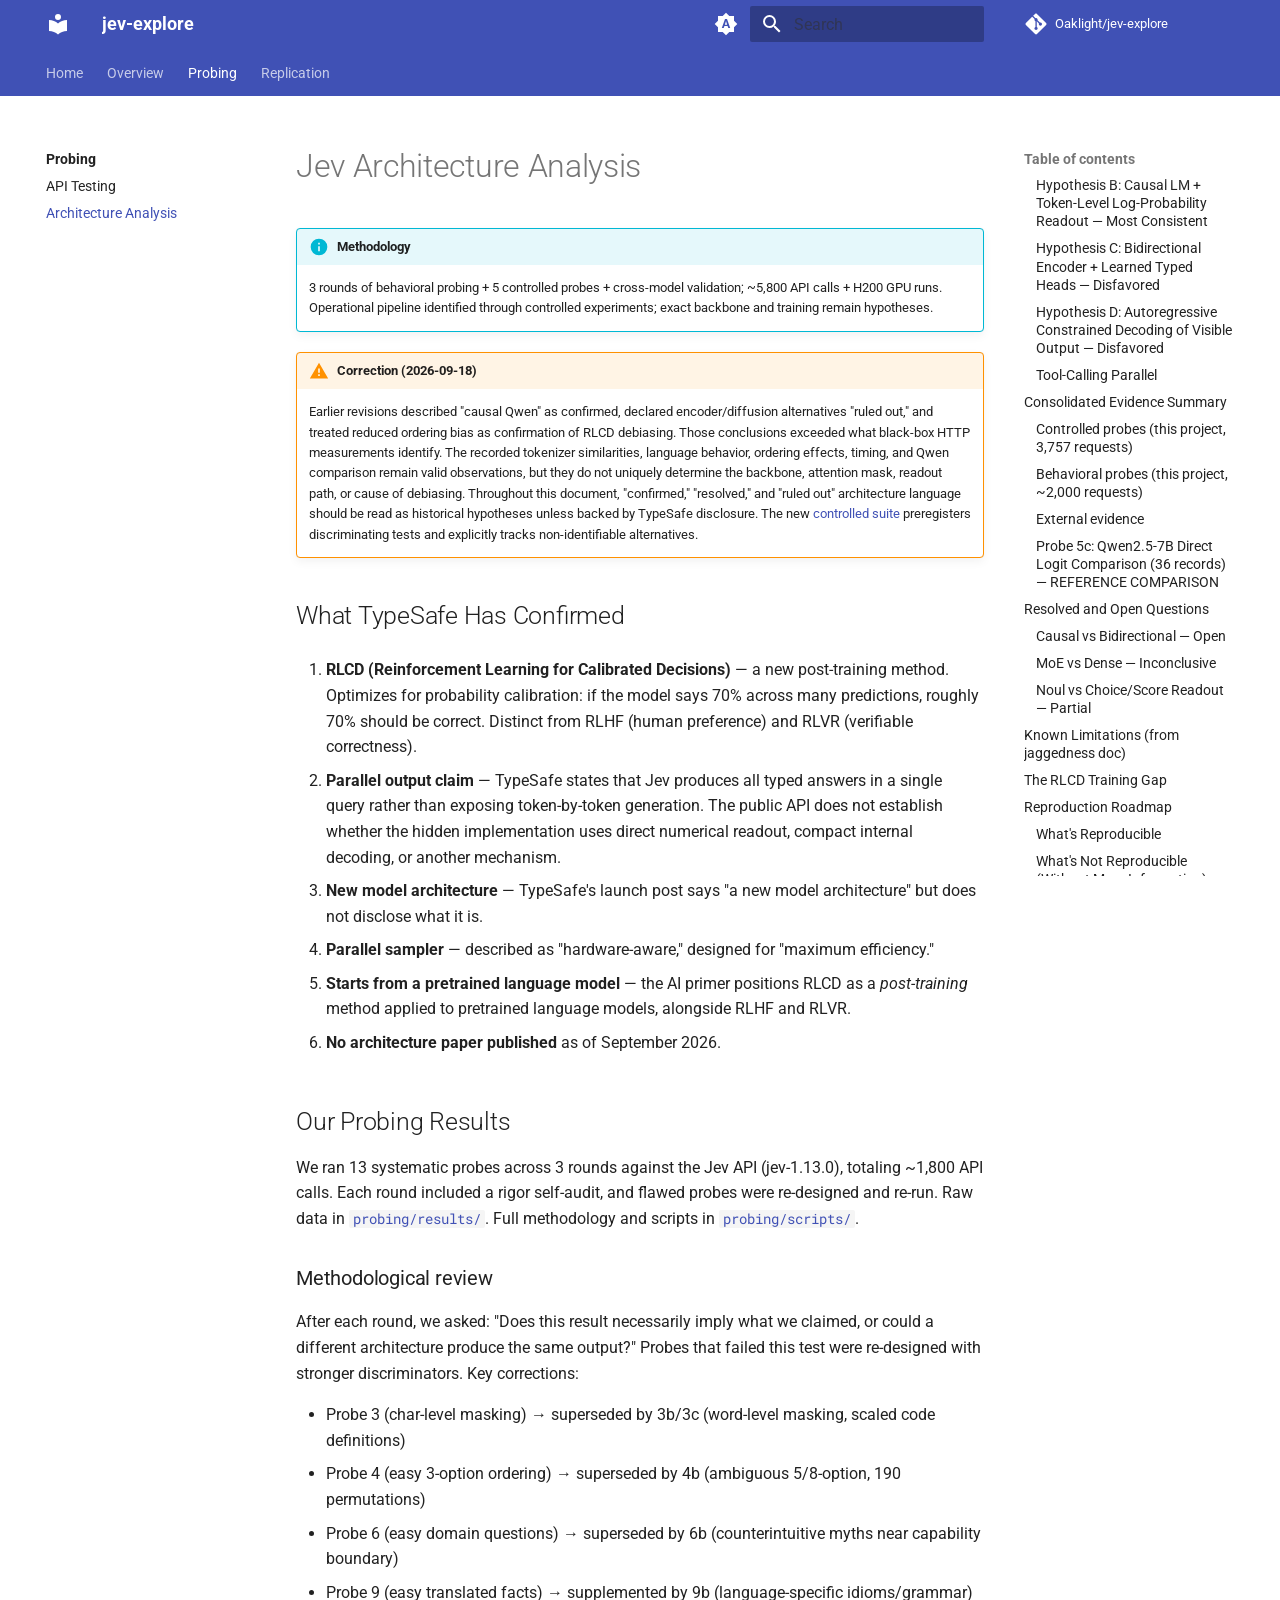
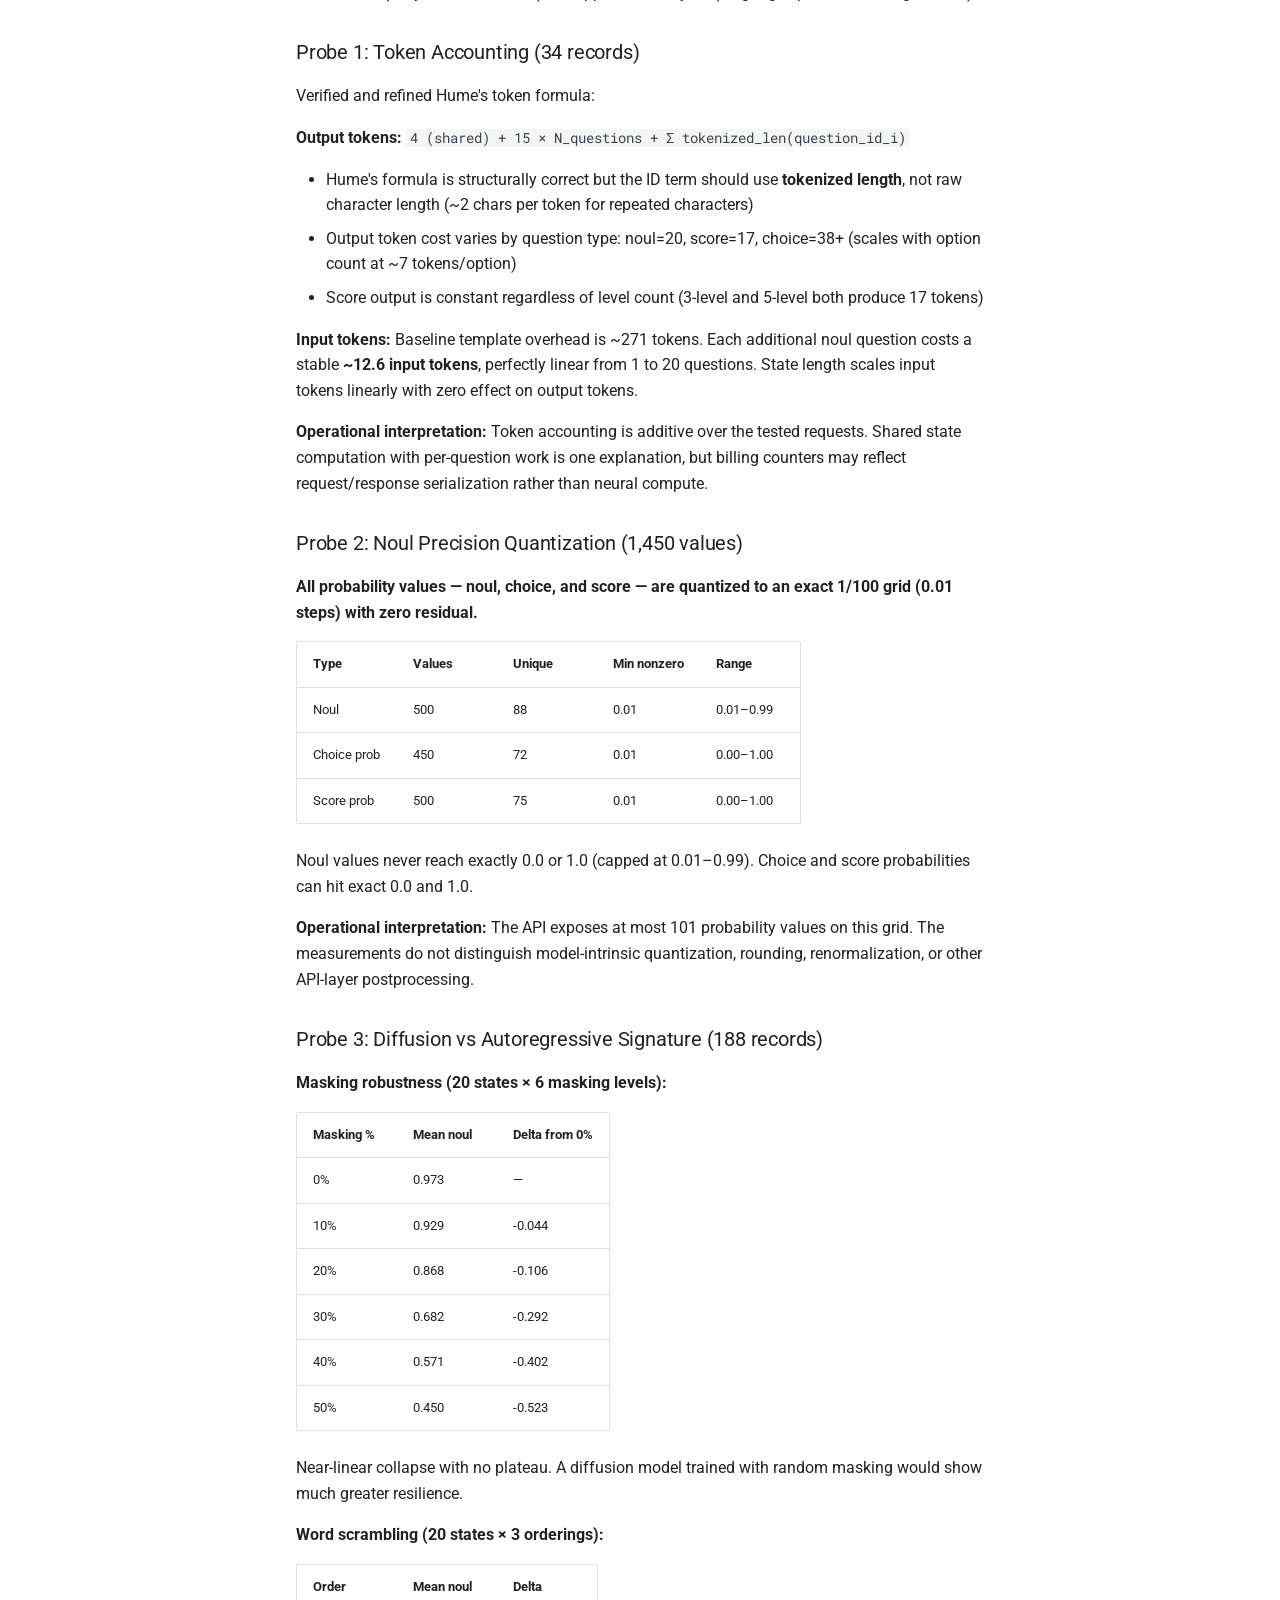
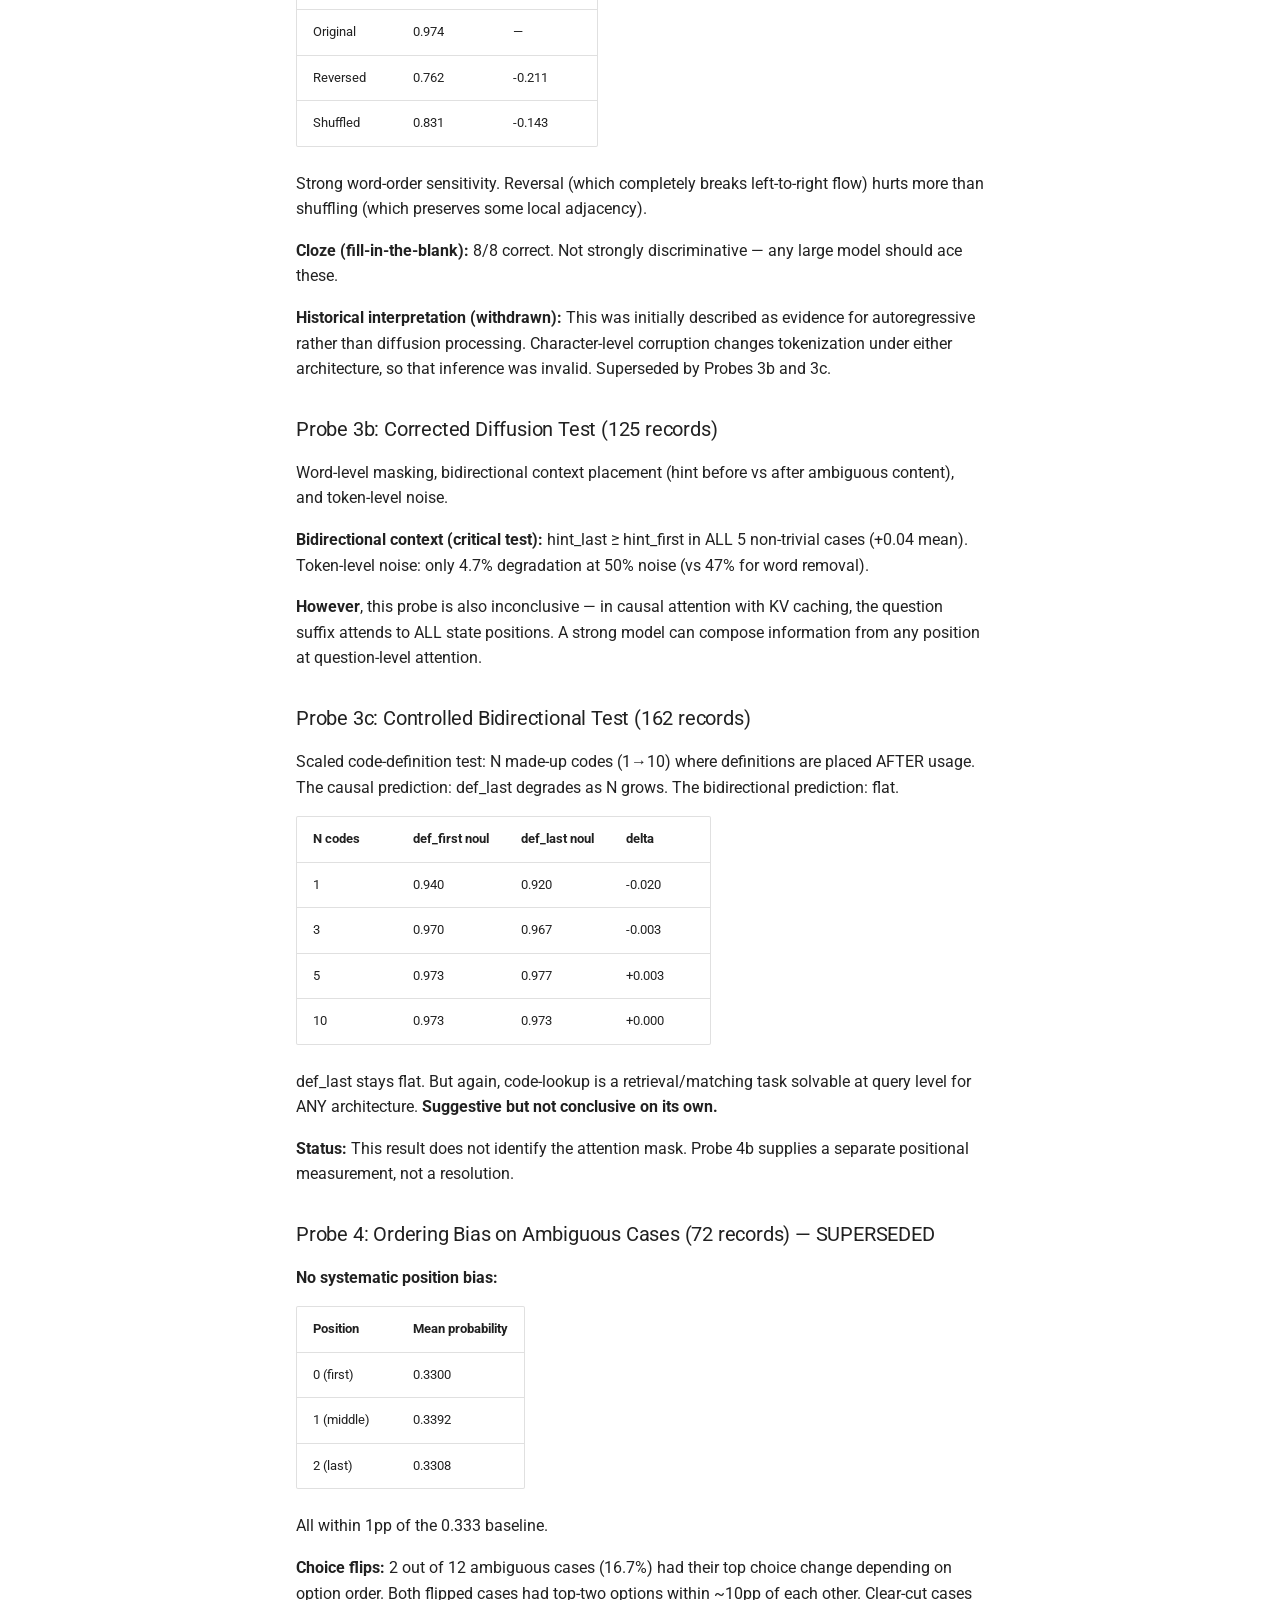
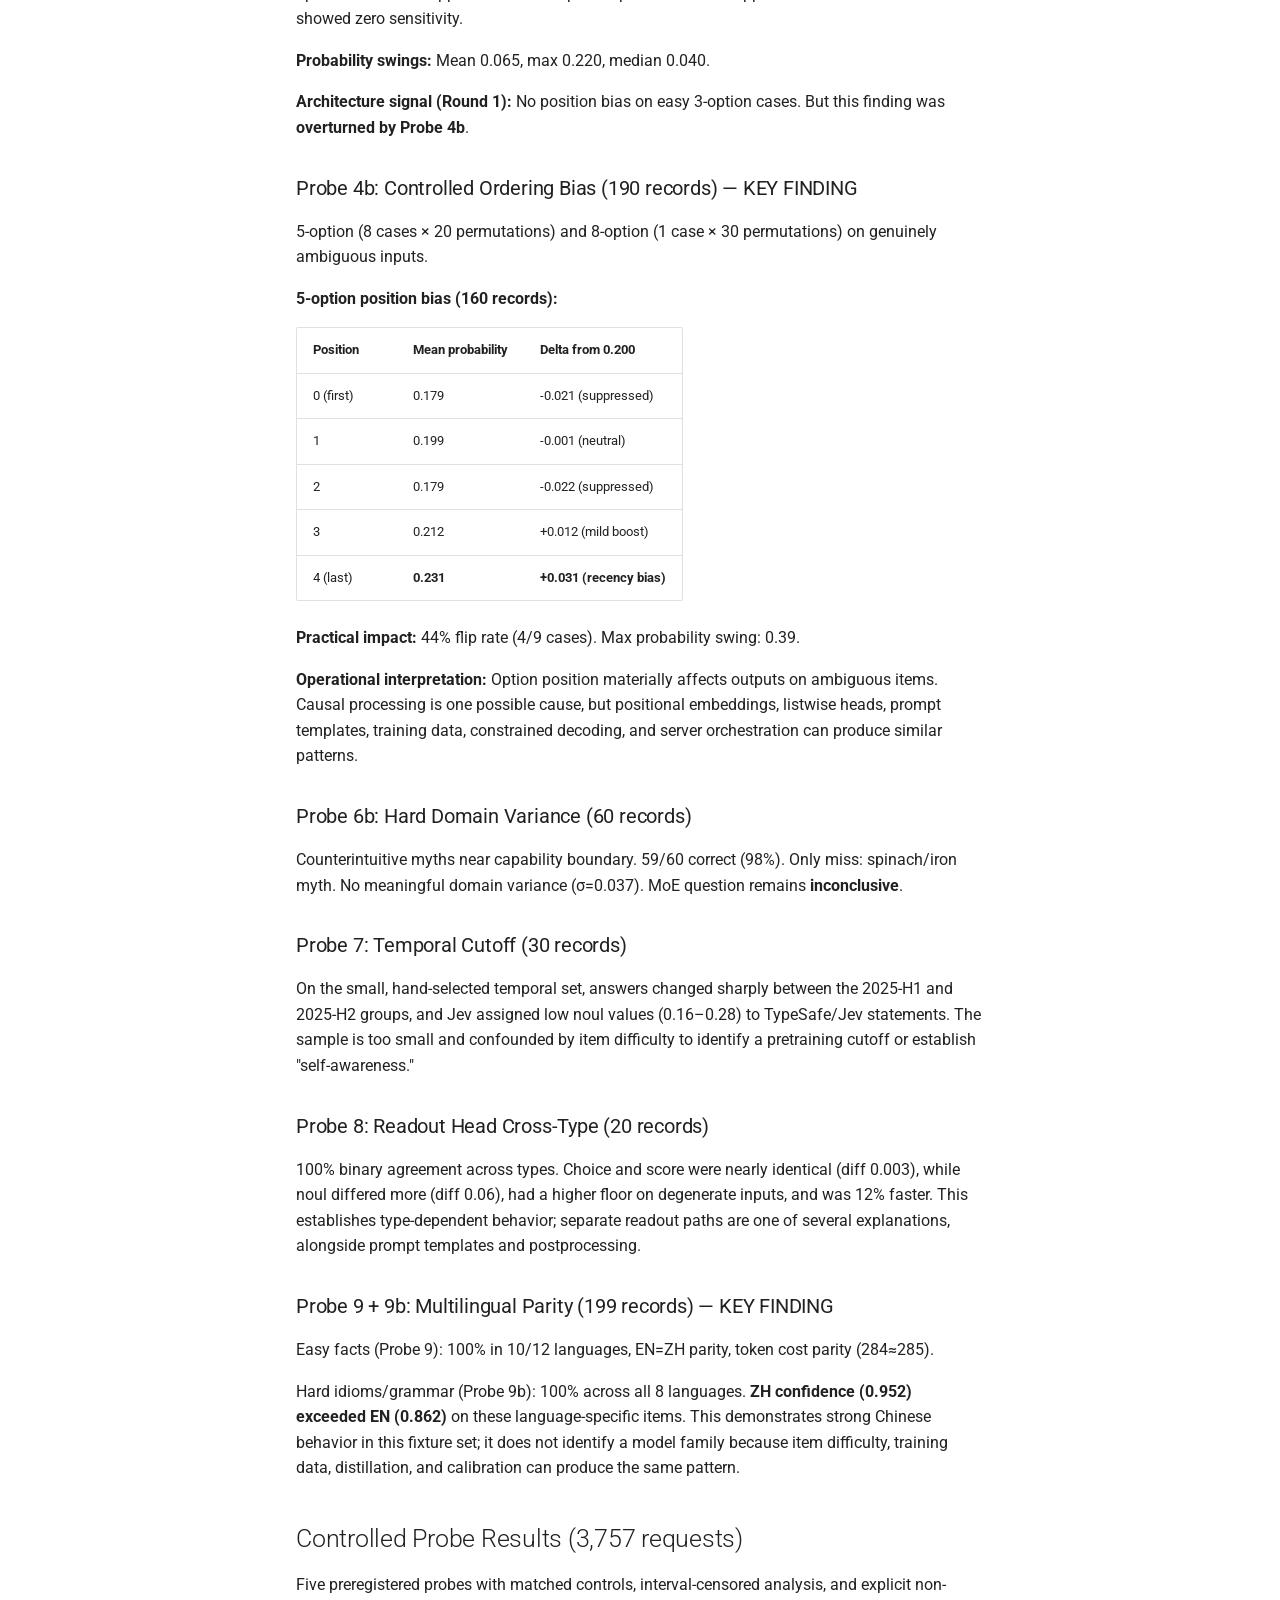
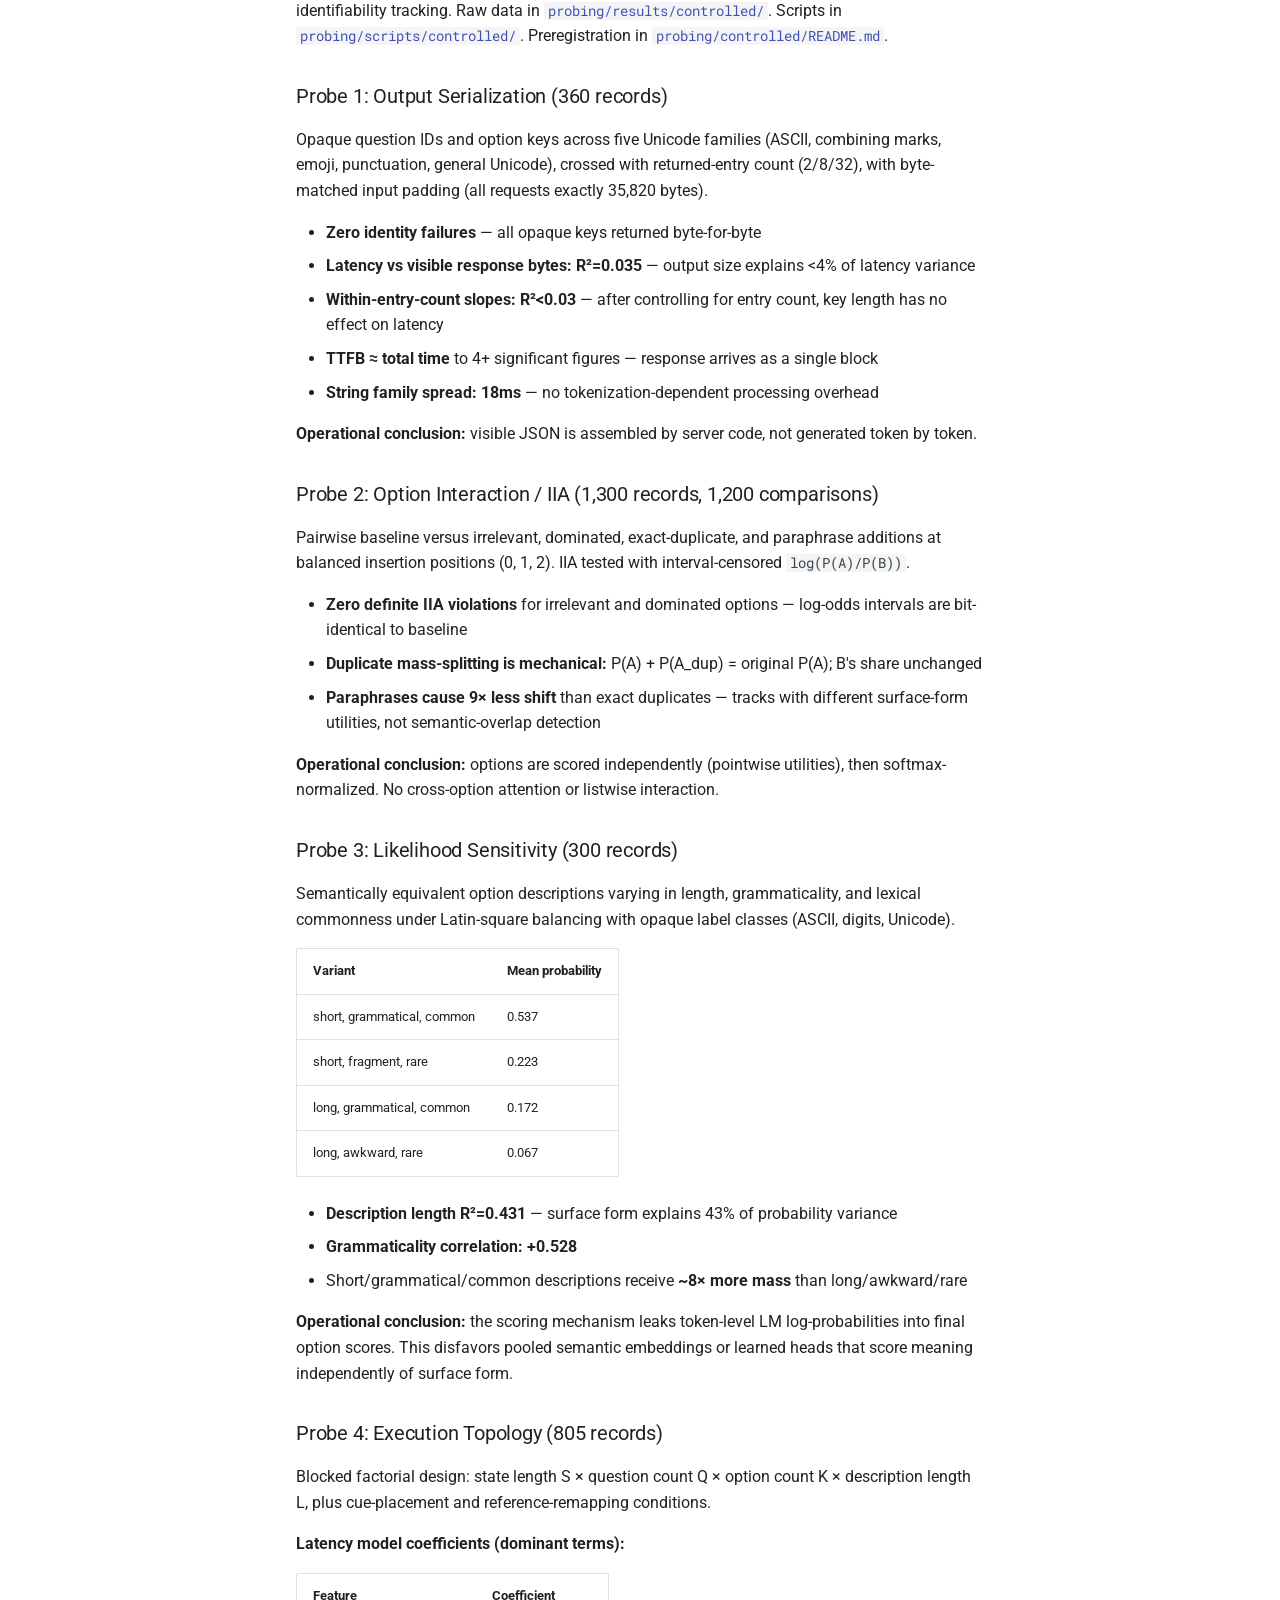
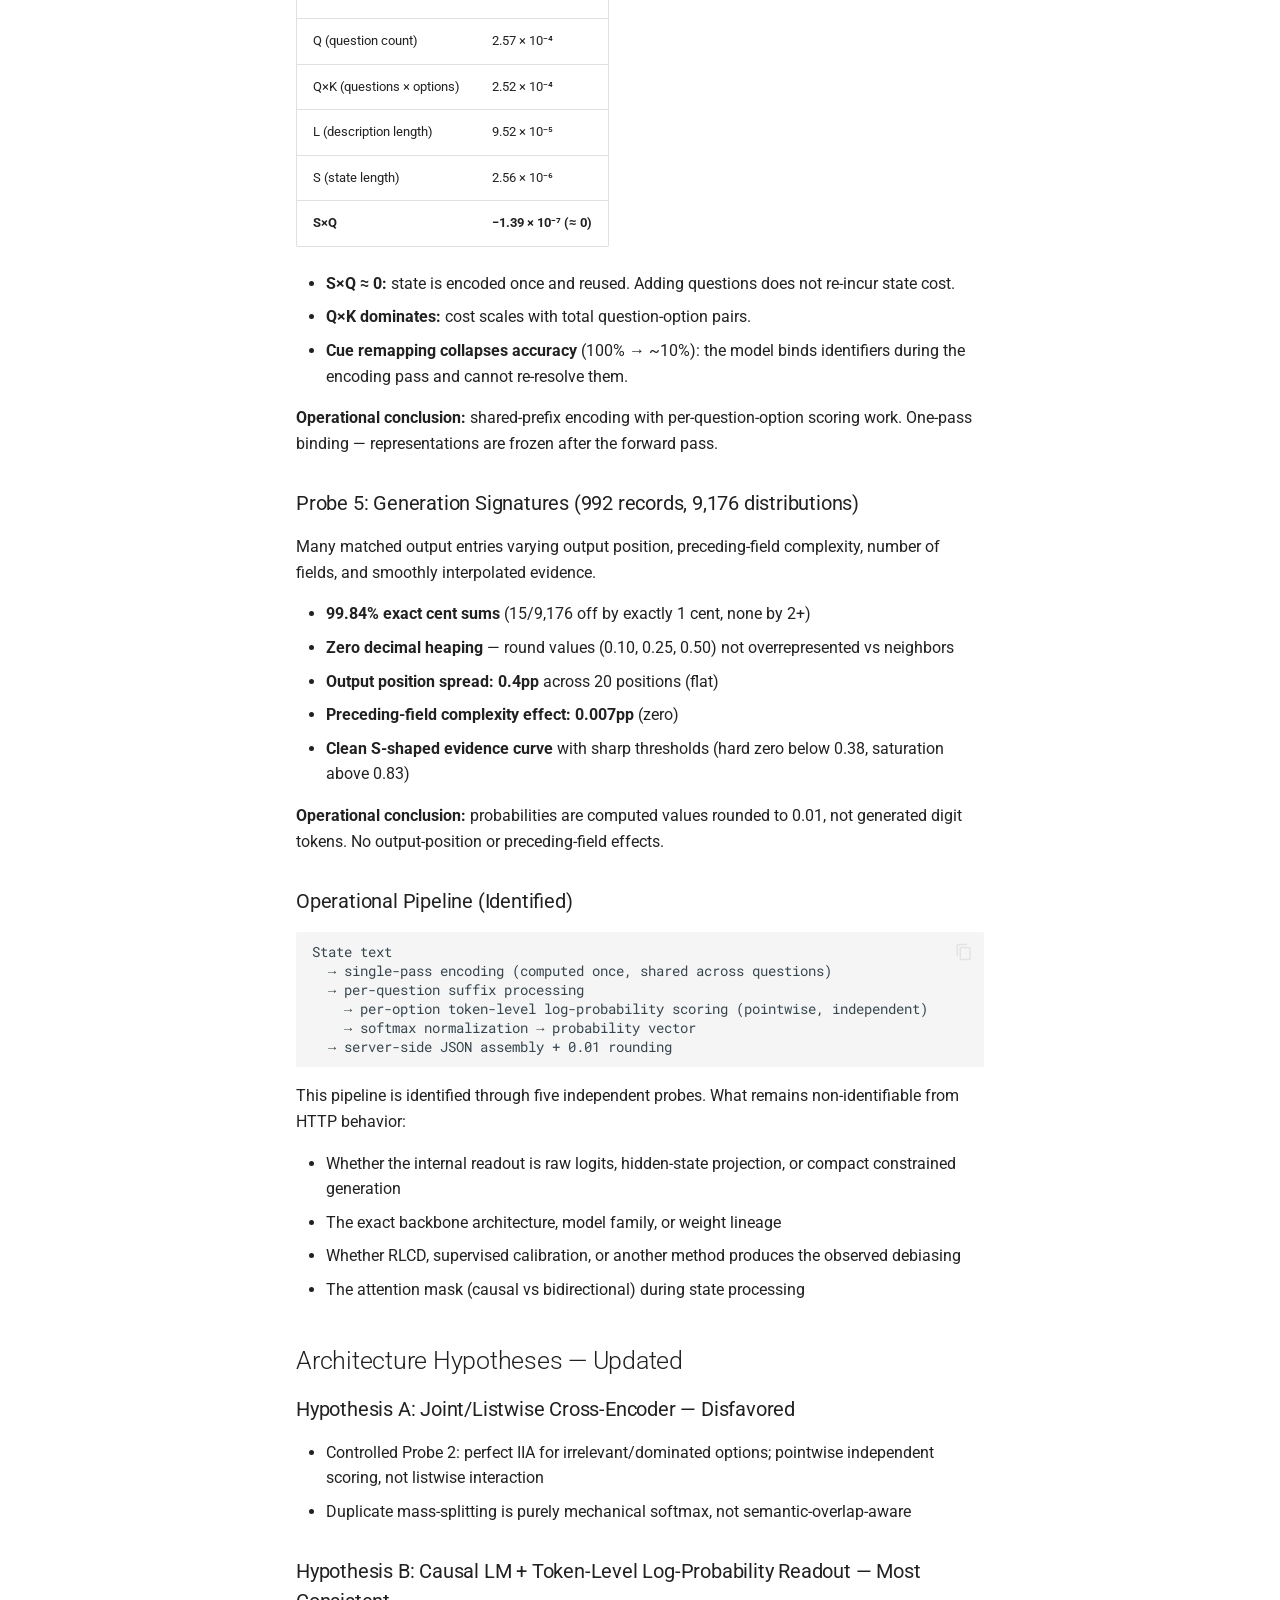
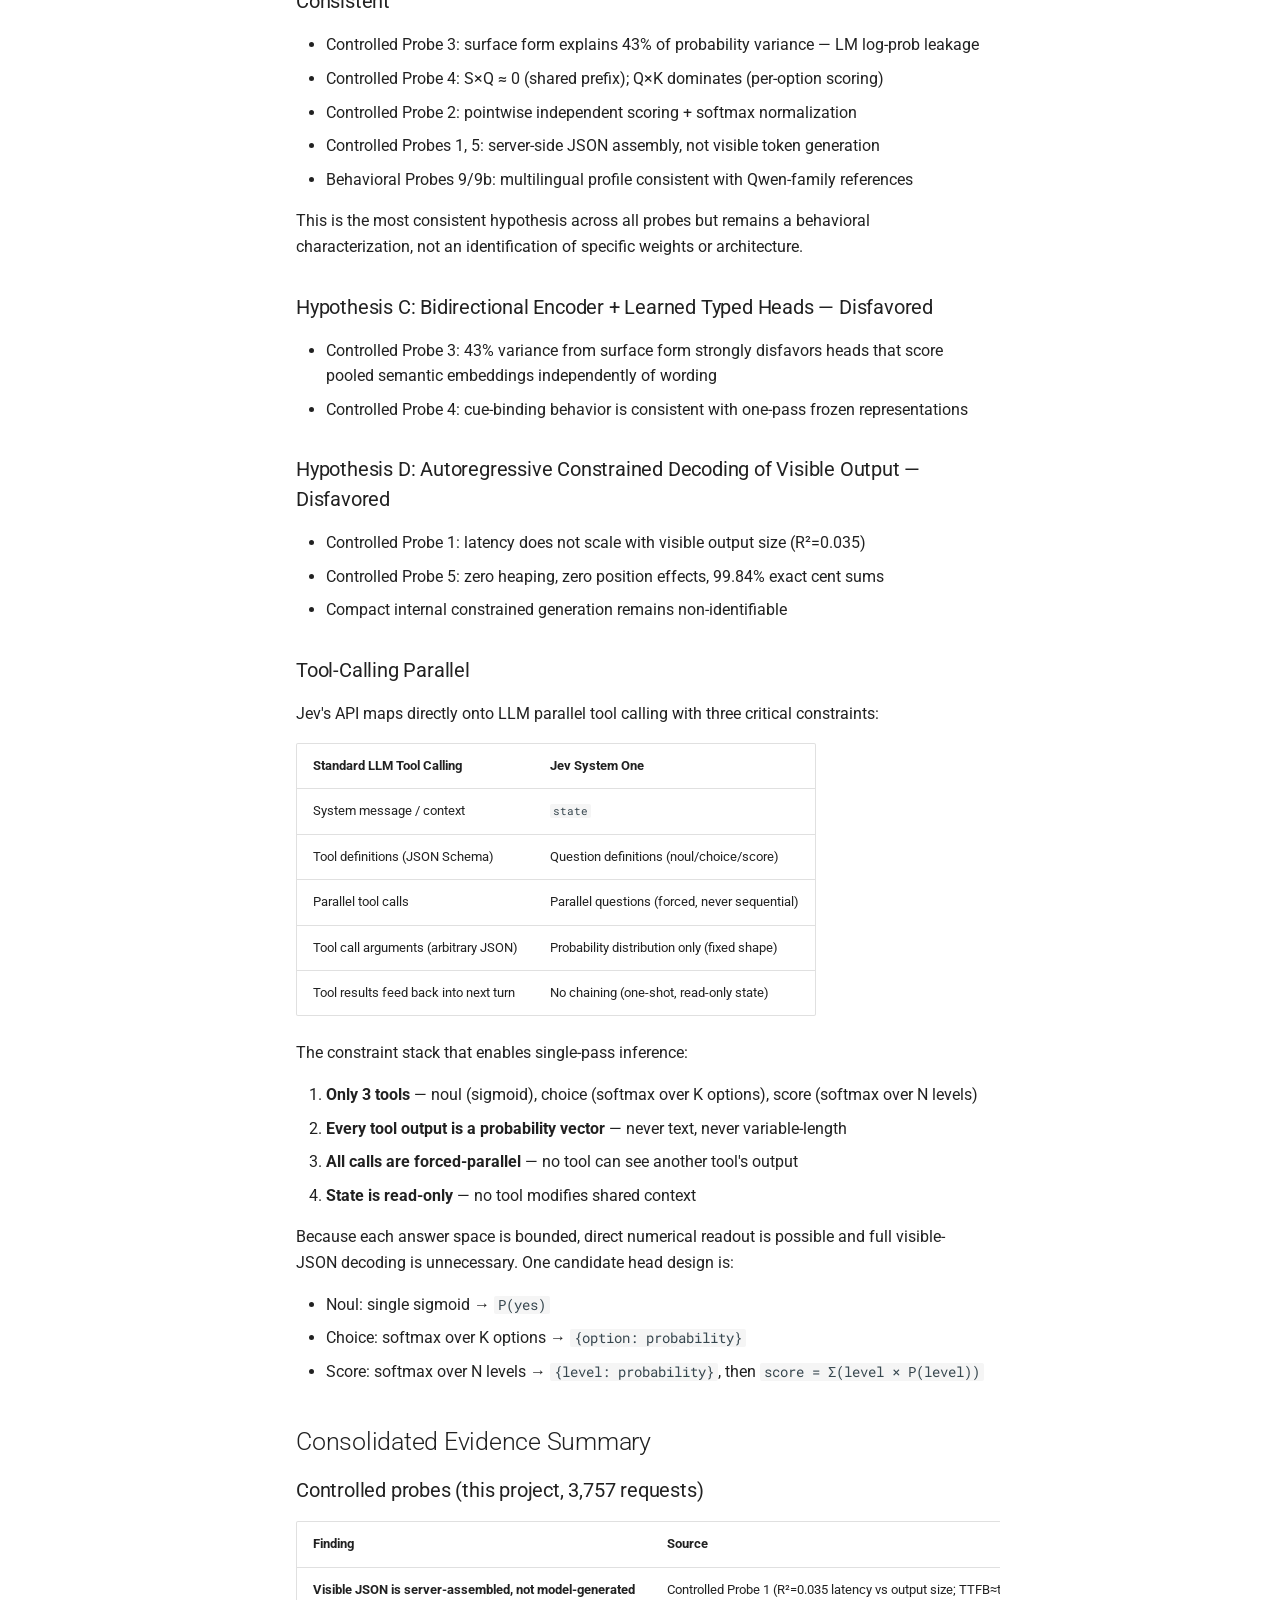
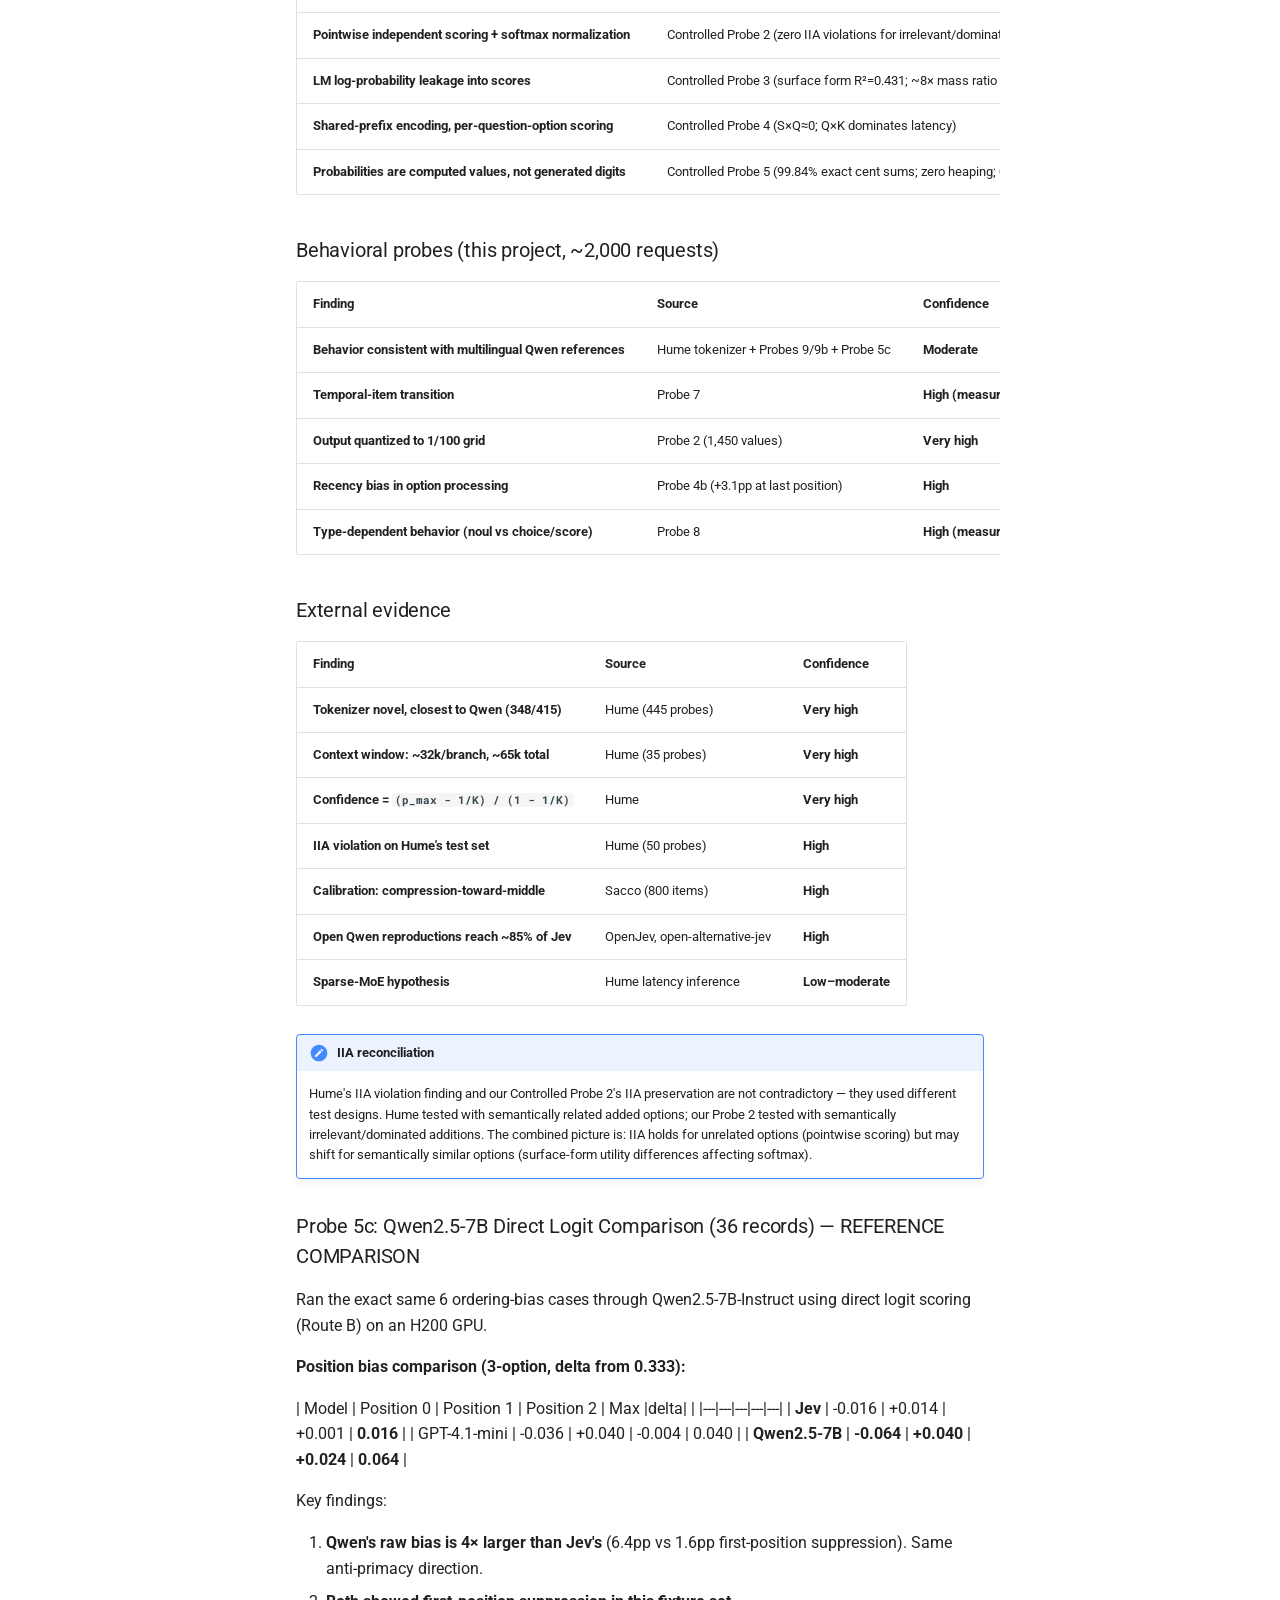
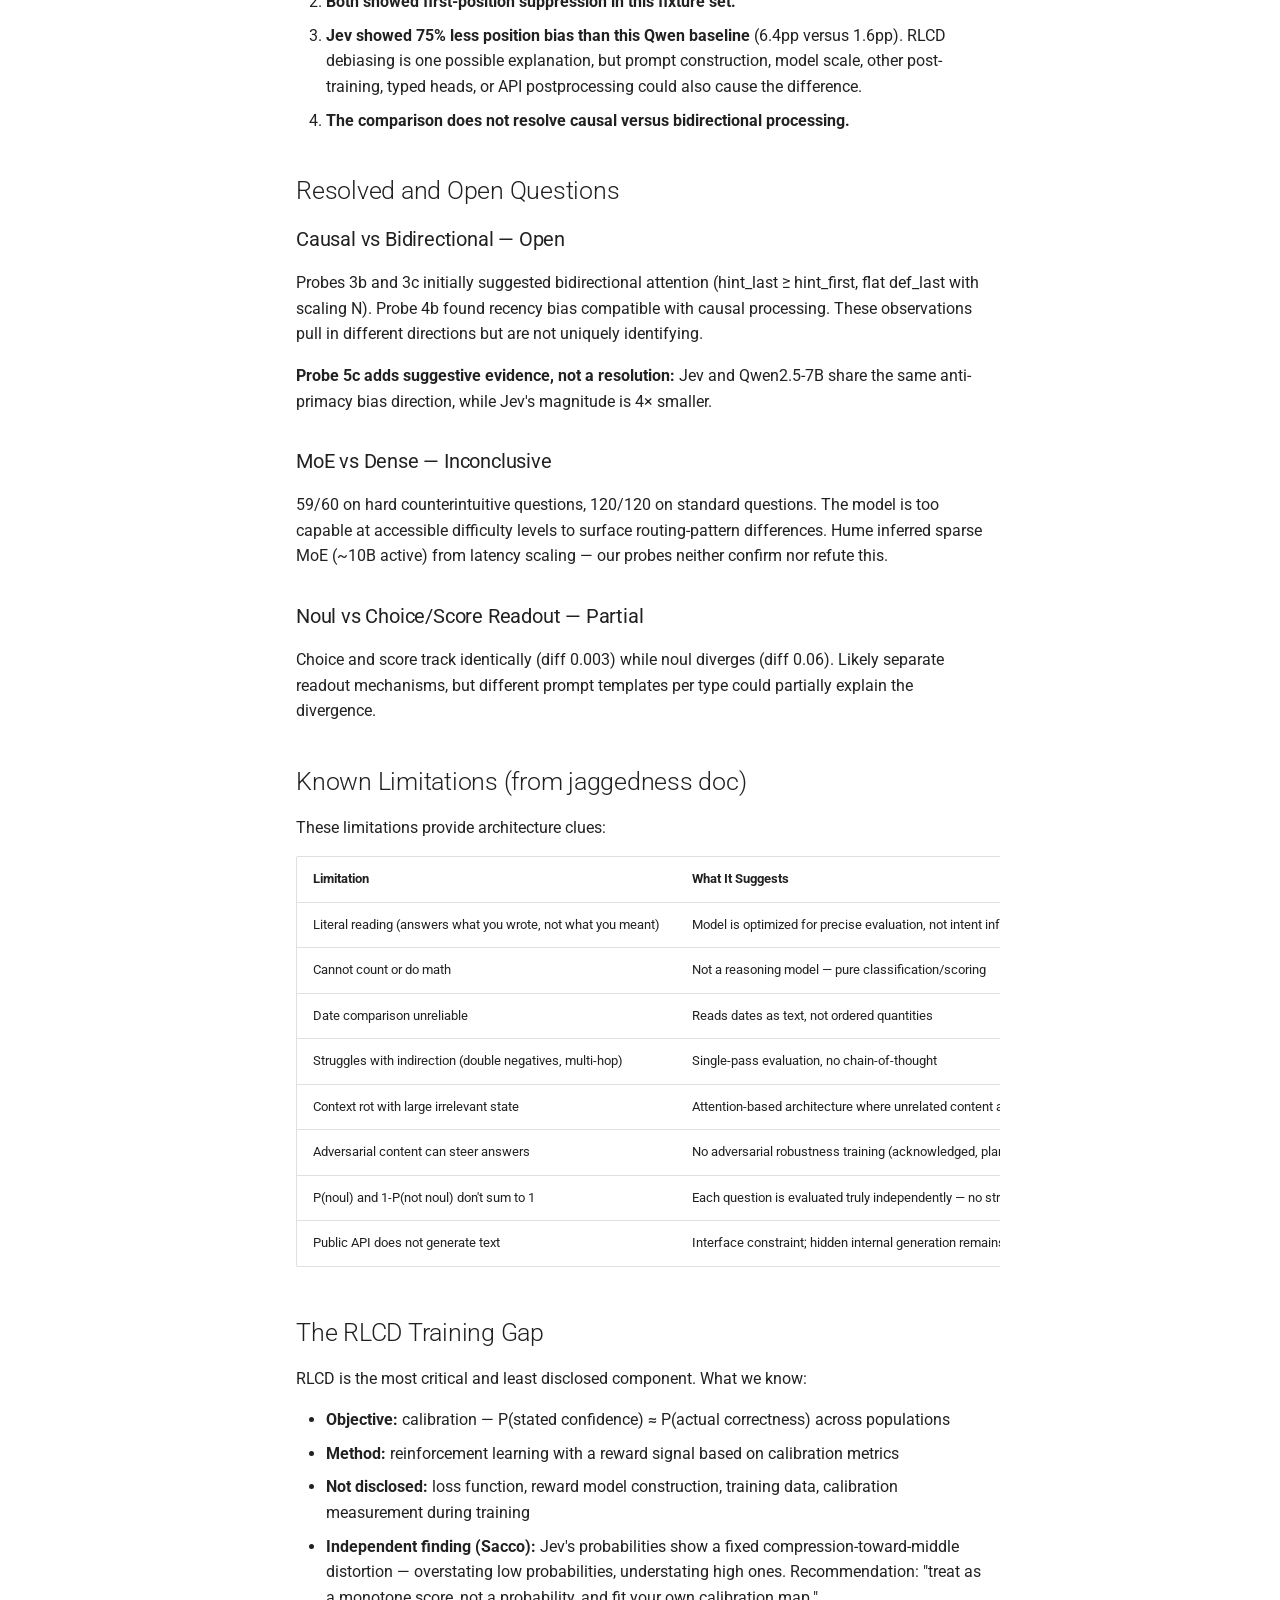
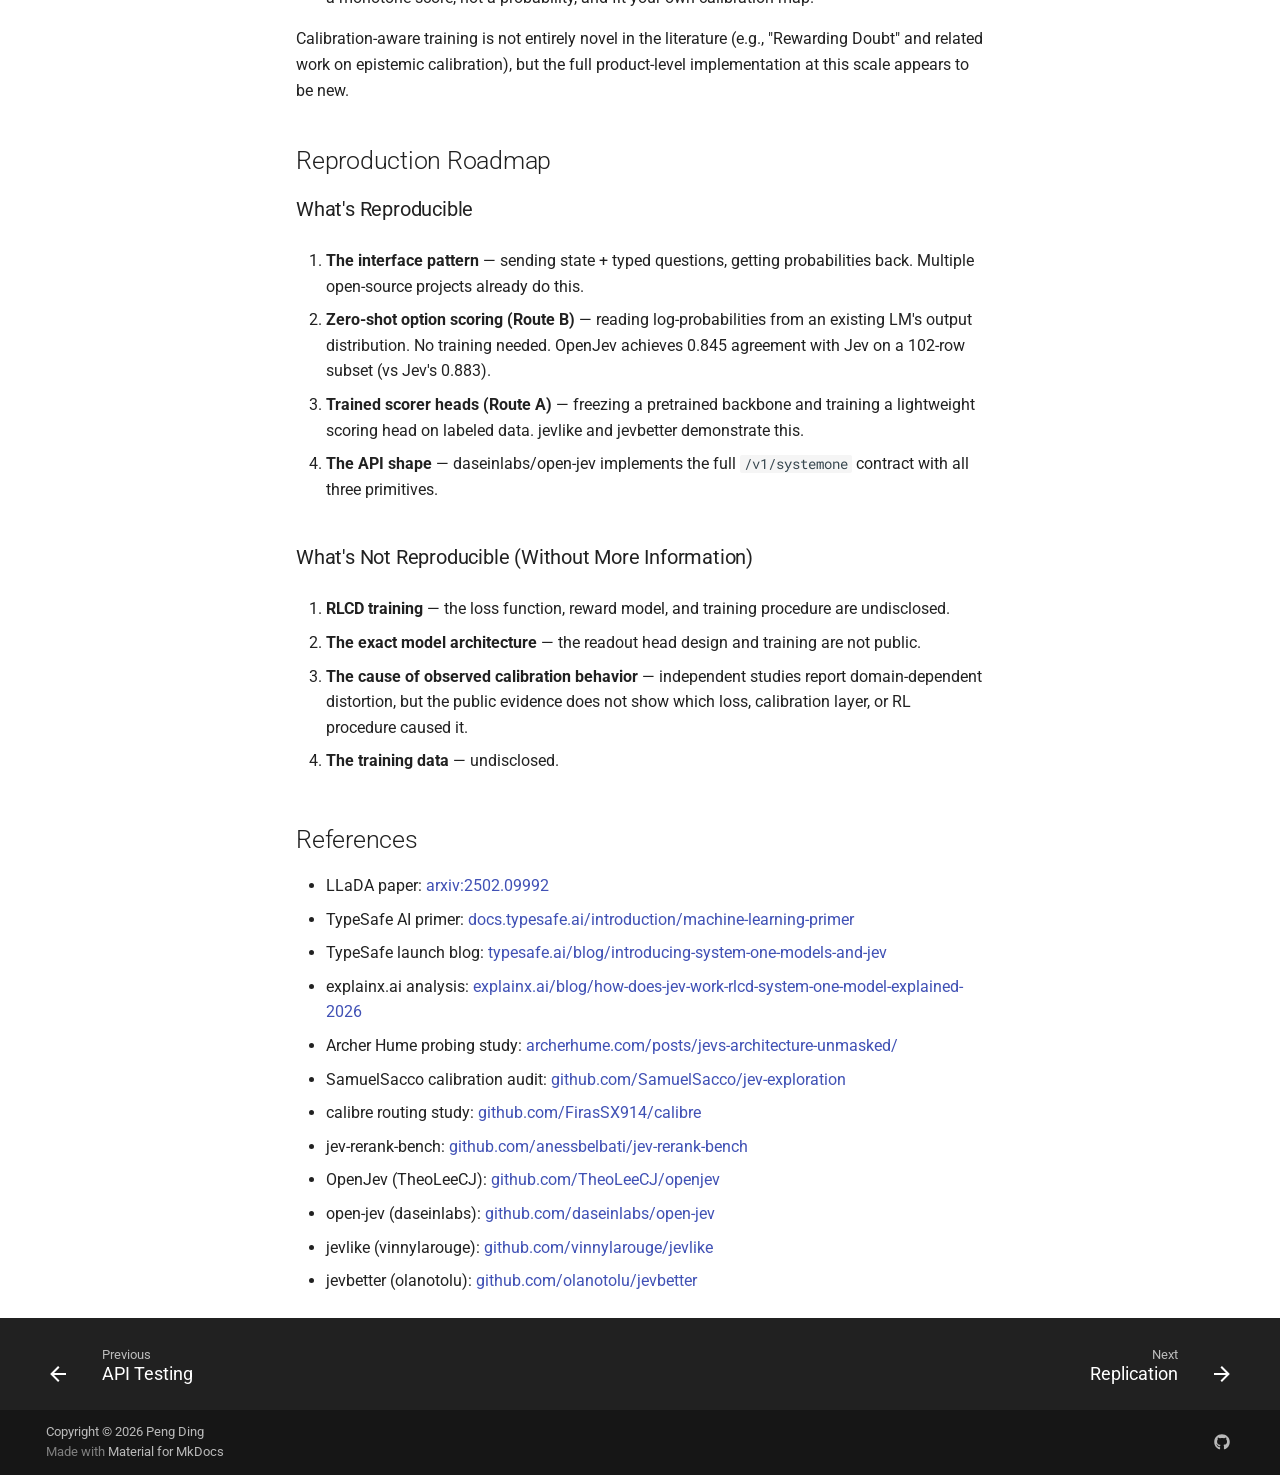
<file: probing/architecture/index.html>
<!doctype html>
<html lang="en" class="no-js">
  <head>
    
      <meta charset="utf-8">
      <meta name="viewport" content="width=device-width,initial-scale=1">
      
        <meta name="description" content="Probing, analysis, and open replication of TypeSafe.ai's Jev System One model">
      
      
        <meta name="author" content="Peng Ding">
      
      
        <link rel="canonical" href="https://oaklight.github.io/jev-explore-site/probing/architecture/">
      
      
        <link rel="prev" href="../api-testing/">
      
      
        <link rel="next" href="../../replication/">
      
      
        
      
      
      <link rel="icon" href="../../assets/images/favicon.png">
      <meta name="generator" content="mkdocs-1.6.1, mkdocs-material-9.7.7">
    
    
      
        <title>Architecture Analysis - jev-explore</title>
      
    
    
      <link rel="stylesheet" href="../../assets/stylesheets/main.ec1eaa64.min.css">
      
        
        <link rel="stylesheet" href="../../assets/stylesheets/palette.ab4e12ef.min.css">
      
      


    
    
      
    
    
      
        
        
        <link rel="preconnect" href="https://fonts.gstatic.com" crossorigin>
        <link rel="stylesheet" href="https://fonts.googleapis.com/css?family=Roboto:300,300i,400,400i,700,700i%7CRoboto+Mono:400,400i,700,700i&display=fallback">
        <style>:root{--md-text-font:"Roboto";--md-code-font:"Roboto Mono"}</style>
      
    
    
      <link rel="stylesheet" href="../../stylesheets/extra.css">
    
    <script>__md_scope=new URL("../..",location),__md_hash=e=>[...e].reduce(((e,_)=>(e<<5)-e+_.charCodeAt(0)),0),__md_get=(e,_=localStorage,t=__md_scope)=>JSON.parse(_.getItem(t.pathname+"."+e)),__md_set=(e,_,t=localStorage,a=__md_scope)=>{try{t.setItem(a.pathname+"."+e,JSON.stringify(_))}catch(e){}}</script>
    
      

    
    
  </head>
  
  
    
    
      
    
    
    
    
    <body dir="ltr" data-md-color-scheme="default" data-md-color-primary="indigo" data-md-color-accent="indigo">
  
    
    <input class="md-toggle" data-md-toggle="drawer" type="checkbox" id="__drawer" autocomplete="off">
    <input class="md-toggle" data-md-toggle="search" type="checkbox" id="__search" autocomplete="off">
    <label class="md-overlay" for="__drawer"></label>
    <div data-md-component="skip">
      
        
        <a href="#jev-architecture-analysis" class="md-skip">
          Skip to content
        </a>
      
    </div>
    <div data-md-component="announce">
      
    </div>
    
    
      

<header class="md-header" data-md-component="header">
  <nav class="md-header__inner md-grid" aria-label="Header">
    <a href="../.." title="jev-explore" class="md-header__button md-logo" aria-label="jev-explore" data-md-component="logo">
      
  
  <svg xmlns="http://www.w3.org/2000/svg" viewBox="0 0 24 24"><path d="M12 8a3 3 0 0 0 3-3 3 3 0 0 0-3-3 3 3 0 0 0-3 3 3 3 0 0 0 3 3m0 3.54C9.64 9.35 6.5 8 3 8v11c3.5 0 6.64 1.35 9 3.54 2.36-2.19 5.5-3.54 9-3.54V8c-3.5 0-6.64 1.35-9 3.54"/></svg>

    </a>
    <label class="md-header__button md-icon" for="__drawer">
      
      <svg xmlns="http://www.w3.org/2000/svg" viewBox="0 0 24 24"><path d="M3 6h18v2H3zm0 5h18v2H3zm0 5h18v2H3z"/></svg>
    </label>
    <div class="md-header__title" data-md-component="header-title">
      <div class="md-header__ellipsis">
        <div class="md-header__topic">
          <span class="md-ellipsis">
            jev-explore
          </span>
        </div>
        <div class="md-header__topic" data-md-component="header-topic">
          <span class="md-ellipsis">
            
              Architecture Analysis
            
          </span>
        </div>
      </div>
    </div>
    
      
        <form class="md-header__option" data-md-component="palette">
  
    
    
    
    <input class="md-option" data-md-color-media="(prefers-color-scheme)" data-md-color-scheme="default" data-md-color-primary="indigo" data-md-color-accent="indigo"  aria-label="Switch to light mode"  type="radio" name="__palette" id="__palette_0">
    
      <label class="md-header__button md-icon" title="Switch to light mode" for="__palette_1" hidden>
        <svg xmlns="http://www.w3.org/2000/svg" viewBox="0 0 24 24"><path d="m14.3 16-.7-2h-3.2l-.7 2H7.8L11 7h2l3.2 9zM20 8.69V4h-4.69L12 .69 8.69 4H4v4.69L.69 12 4 15.31V20h4.69L12 23.31 15.31 20H20v-4.69L23.31 12zm-9.15 3.96h2.3L12 9z"/></svg>
      </label>
    
  
    
    
    
    <input class="md-option" data-md-color-media="(prefers-color-scheme: light)" data-md-color-scheme="default" data-md-color-primary="indigo" data-md-color-accent="indigo"  aria-label="Switch to dark mode"  type="radio" name="__palette" id="__palette_1">
    
      <label class="md-header__button md-icon" title="Switch to dark mode" for="__palette_2" hidden>
        <svg xmlns="http://www.w3.org/2000/svg" viewBox="0 0 24 24"><path d="M12 8a4 4 0 0 0-4 4 4 4 0 0 0 4 4 4 4 0 0 0 4-4 4 4 0 0 0-4-4m0 10a6 6 0 0 1-6-6 6 6 0 0 1 6-6 6 6 0 0 1 6 6 6 6 0 0 1-6 6m8-9.31V4h-4.69L12 .69 8.69 4H4v4.69L.69 12 4 15.31V20h4.69L12 23.31 15.31 20H20v-4.69L23.31 12z"/></svg>
      </label>
    
  
    
    
    
    <input class="md-option" data-md-color-media="(prefers-color-scheme: dark)" data-md-color-scheme="slate" data-md-color-primary="indigo" data-md-color-accent="indigo"  aria-label="Switch to system preference"  type="radio" name="__palette" id="__palette_2">
    
      <label class="md-header__button md-icon" title="Switch to system preference" for="__palette_0" hidden>
        <svg xmlns="http://www.w3.org/2000/svg" viewBox="0 0 24 24"><path d="M12 18c-.89 0-1.74-.2-2.5-.55C11.56 16.5 13 14.42 13 12s-1.44-4.5-3.5-5.45C10.26 6.2 11.11 6 12 6a6 6 0 0 1 6 6 6 6 0 0 1-6 6m8-9.31V4h-4.69L12 .69 8.69 4H4v4.69L.69 12 4 15.31V20h4.69L12 23.31 15.31 20H20v-4.69L23.31 12z"/></svg>
      </label>
    
  
</form>
      
    
    
      <script>var palette=__md_get("__palette");if(palette&&palette.color){if("(prefers-color-scheme)"===palette.color.media){var media=matchMedia("(prefers-color-scheme: light)"),input=document.querySelector(media.matches?"[data-md-color-media='(prefers-color-scheme: light)']":"[data-md-color-media='(prefers-color-scheme: dark)']");palette.color.media=input.getAttribute("data-md-color-media"),palette.color.scheme=input.getAttribute("data-md-color-scheme"),palette.color.primary=input.getAttribute("data-md-color-primary"),palette.color.accent=input.getAttribute("data-md-color-accent")}for(var[key,value]of Object.entries(palette.color))document.body.setAttribute("data-md-color-"+key,value)}</script>
    
    
    
      
      
        <label class="md-header__button md-icon" for="__search">
          
          <svg xmlns="http://www.w3.org/2000/svg" viewBox="0 0 24 24"><path d="M9.5 3A6.5 6.5 0 0 1 16 9.5c0 1.61-.59 3.09-1.56 4.23l.27.27h.79l5 5-1.5 1.5-5-5v-.79l-.27-.27A6.52 6.52 0 0 1 9.5 16 6.5 6.5 0 0 1 3 9.5 6.5 6.5 0 0 1 9.5 3m0 2C7 5 5 7 5 9.5S7 14 9.5 14 14 12 14 9.5 12 5 9.5 5"/></svg>
        </label>
        <div class="md-search" data-md-component="search" role="dialog">
  <label class="md-search__overlay" for="__search"></label>
  <div class="md-search__inner" role="search">
    <form class="md-search__form" name="search">
      <input type="text" class="md-search__input" name="query" aria-label="Search" placeholder="Search" autocapitalize="off" autocorrect="off" autocomplete="off" spellcheck="false" data-md-component="search-query" required>
      <label class="md-search__icon md-icon" for="__search">
        
        <svg xmlns="http://www.w3.org/2000/svg" viewBox="0 0 24 24"><path d="M9.5 3A6.5 6.5 0 0 1 16 9.5c0 1.61-.59 3.09-1.56 4.23l.27.27h.79l5 5-1.5 1.5-5-5v-.79l-.27-.27A6.52 6.52 0 0 1 9.5 16 6.5 6.5 0 0 1 3 9.5 6.5 6.5 0 0 1 9.5 3m0 2C7 5 5 7 5 9.5S7 14 9.5 14 14 12 14 9.5 12 5 9.5 5"/></svg>
        
        <svg xmlns="http://www.w3.org/2000/svg" viewBox="0 0 24 24"><path d="M20 11v2H8l5.5 5.5-1.42 1.42L4.16 12l7.92-7.92L13.5 5.5 8 11z"/></svg>
      </label>
      <nav class="md-search__options" aria-label="Search">
        
        <button type="reset" class="md-search__icon md-icon" title="Clear" aria-label="Clear" tabindex="-1">
          
          <svg xmlns="http://www.w3.org/2000/svg" viewBox="0 0 24 24"><path d="M19 6.41 17.59 5 12 10.59 6.41 5 5 6.41 10.59 12 5 17.59 6.41 19 12 13.41 17.59 19 19 17.59 13.41 12z"/></svg>
        </button>
      </nav>
      
        <div class="md-search__suggest" data-md-component="search-suggest"></div>
      
    </form>
    <div class="md-search__output">
      <div class="md-search__scrollwrap" tabindex="0" data-md-scrollfix>
        <div class="md-search-result" data-md-component="search-result">
          <div class="md-search-result__meta">
            Initializing search
          </div>
          <ol class="md-search-result__list" role="presentation"></ol>
        </div>
      </div>
    </div>
  </div>
</div>
      
    
    
      <div class="md-header__source">
        <a href="https://github.com/Oaklight/jev-explore" title="Go to repository" class="md-source" data-md-component="source">
  <div class="md-source__icon md-icon">
    
    <svg xmlns="http://www.w3.org/2000/svg" viewBox="0 0 448 512"><!--! Font Awesome Free 7.1.0 by @fontawesome - https://fontawesome.com License - https://fontawesome.com/license/free (Icons: CC BY 4.0, Fonts: SIL OFL 1.1, Code: MIT License) Copyright 2025 Fonticons, Inc.--><path d="M439.6 236.1 244 40.5c-5.4-5.5-12.8-8.5-20.4-8.5s-15 3-20.4 8.4L162.5 81l51.5 51.5c27.1-9.1 52.7 16.8 43.4 43.7l49.7 49.7c34.2-11.8 61.2 31 35.5 56.7-26.5 26.5-70.2-2.9-56-37.3L240.3 199v121.9c25.3 12.5 22.3 41.8 9.1 55-6.4 6.4-15.2 10.1-24.3 10.1s-17.8-3.6-24.3-10.1c-17.6-17.6-11.1-46.9 11.2-56v-123c-20.8-8.5-24.6-30.7-18.6-45L142.6 101 8.5 235.1C3 240.6 0 247.9 0 255.5s3 15 8.5 20.4l195.6 195.7c5.4 5.4 12.7 8.4 20.4 8.4s15-3 20.4-8.4l194.7-194.7c5.4-5.4 8.4-12.8 8.4-20.4s-3-15-8.4-20.4"/></svg>
  </div>
  <div class="md-source__repository">
    Oaklight/jev-explore
  </div>
</a>
      </div>
    
  </nav>
  
</header>
    
    <div class="md-container" data-md-component="container">
      
      
        
          
            
<nav class="md-tabs" aria-label="Tabs" data-md-component="tabs">
  <div class="md-grid">
    <ul class="md-tabs__list">
      
        
  
  
  
  
    <li class="md-tabs__item">
      <a href="../.." class="md-tabs__link">
        
  
  
    
  
  Home

      </a>
    </li>
  

      
        
  
  
  
  
    <li class="md-tabs__item">
      <a href="../../overview/" class="md-tabs__link">
        
  
  
    
  
  Overview

      </a>
    </li>
  

      
        
  
  
  
    
  
  
    
    
      <li class="md-tabs__item md-tabs__item--active">
        <a href="../" class="md-tabs__link">
          
  
  
    
  
  Probing

        </a>
      </li>
    
  

      
        
  
  
  
  
    
    
      <li class="md-tabs__item">
        <a href="../../replication/" class="md-tabs__link">
          
  
  
    
  
  Replication

        </a>
      </li>
    
  

      
    </ul>
  </div>
</nav>
          
        
      
      <main class="md-main" data-md-component="main">
        <div class="md-main__inner md-grid">
          
            
              
              <div class="md-sidebar md-sidebar--primary" data-md-component="sidebar" data-md-type="navigation" >
                <div class="md-sidebar__scrollwrap">
                  <div class="md-sidebar__inner">
                    


  


<nav class="md-nav md-nav--primary md-nav--lifted" aria-label="Navigation" data-md-level="0">
  <label class="md-nav__title" for="__drawer">
    <a href="../.." title="jev-explore" class="md-nav__button md-logo" aria-label="jev-explore" data-md-component="logo">
      
  
  <svg xmlns="http://www.w3.org/2000/svg" viewBox="0 0 24 24"><path d="M12 8a3 3 0 0 0 3-3 3 3 0 0 0-3-3 3 3 0 0 0-3 3 3 3 0 0 0 3 3m0 3.54C9.64 9.35 6.5 8 3 8v11c3.5 0 6.64 1.35 9 3.54 2.36-2.19 5.5-3.54 9-3.54V8c-3.5 0-6.64 1.35-9 3.54"/></svg>

    </a>
    jev-explore
  </label>
  
    <div class="md-nav__source">
      <a href="https://github.com/Oaklight/jev-explore" title="Go to repository" class="md-source" data-md-component="source">
  <div class="md-source__icon md-icon">
    
    <svg xmlns="http://www.w3.org/2000/svg" viewBox="0 0 448 512"><!--! Font Awesome Free 7.1.0 by @fontawesome - https://fontawesome.com License - https://fontawesome.com/license/free (Icons: CC BY 4.0, Fonts: SIL OFL 1.1, Code: MIT License) Copyright 2025 Fonticons, Inc.--><path d="M439.6 236.1 244 40.5c-5.4-5.5-12.8-8.5-20.4-8.5s-15 3-20.4 8.4L162.5 81l51.5 51.5c27.1-9.1 52.7 16.8 43.4 43.7l49.7 49.7c34.2-11.8 61.2 31 35.5 56.7-26.5 26.5-70.2-2.9-56-37.3L240.3 199v121.9c25.3 12.5 22.3 41.8 9.1 55-6.4 6.4-15.2 10.1-24.3 10.1s-17.8-3.6-24.3-10.1c-17.6-17.6-11.1-46.9 11.2-56v-123c-20.8-8.5-24.6-30.7-18.6-45L142.6 101 8.5 235.1C3 240.6 0 247.9 0 255.5s3 15 8.5 20.4l195.6 195.7c5.4 5.4 12.7 8.4 20.4 8.4s15-3 20.4-8.4l194.7-194.7c5.4-5.4 8.4-12.8 8.4-20.4s-3-15-8.4-20.4"/></svg>
  </div>
  <div class="md-source__repository">
    Oaklight/jev-explore
  </div>
</a>
    </div>
  
  <ul class="md-nav__list" data-md-scrollfix>
    
      
      
  
  
  
  
    <li class="md-nav__item">
      <a href="../.." class="md-nav__link">
        
  
  
  <span class="md-ellipsis">
    
  
    Home
  

    
  </span>
  
  

      </a>
    </li>
  

    
      
      
  
  
  
  
    <li class="md-nav__item">
      <a href="../../overview/" class="md-nav__link">
        
  
  
  <span class="md-ellipsis">
    
  
    Overview
  

    
  </span>
  
  

      </a>
    </li>
  

    
      
      
  
  
    
  
  
  
    
    
      
        
          
        
      
        
      
        
      
    
    
    
      
        
        
      
      
        
      
    
    
    <li class="md-nav__item md-nav__item--active md-nav__item--section md-nav__item--nested">
      
        
        
        <input class="md-nav__toggle md-toggle " type="checkbox" id="__nav_3" checked>
        
          
          <div class="md-nav__link md-nav__container">
            <a href="../" class="md-nav__link ">
              
  
  
  <span class="md-ellipsis">
    
  
    Probing
  

    
  </span>
  
  

            </a>
            
              
              <label class="md-nav__link " for="__nav_3" id="__nav_3_label" tabindex="">
                <span class="md-nav__icon md-icon"></span>
              </label>
            
          </div>
        
        <nav class="md-nav" data-md-level="1" aria-labelledby="__nav_3_label" aria-expanded="true">
          <label class="md-nav__title" for="__nav_3">
            <span class="md-nav__icon md-icon"></span>
            
  
    Probing
  

          </label>
          <ul class="md-nav__list" data-md-scrollfix>
            
              
            
              
                
  
  
  
  
    <li class="md-nav__item">
      <a href="../api-testing/" class="md-nav__link">
        
  
  
  <span class="md-ellipsis">
    
  
    API Testing
  

    
  </span>
  
  

      </a>
    </li>
  

              
            
              
                
  
  
    
  
  
  
    <li class="md-nav__item md-nav__item--active">
      
      <input class="md-nav__toggle md-toggle" type="checkbox" id="__toc">
      
      
        
      
      
        <label class="md-nav__link md-nav__link--active" for="__toc">
          
  
  
  <span class="md-ellipsis">
    
  
    Architecture Analysis
  

    
  </span>
  
  

          <span class="md-nav__icon md-icon"></span>
        </label>
      
      <a href="./" class="md-nav__link md-nav__link--active">
        
  
  
  <span class="md-ellipsis">
    
  
    Architecture Analysis
  

    
  </span>
  
  

      </a>
      
        

<nav class="md-nav md-nav--secondary" aria-label="Table of contents">
  
  
  
    
  
  
    <label class="md-nav__title" for="__toc">
      <span class="md-nav__icon md-icon"></span>
      Table of contents
    </label>
    <ul class="md-nav__list" data-md-component="toc" data-md-scrollfix>
      
        <li class="md-nav__item">
  <a href="#what-typesafe-has-confirmed" class="md-nav__link">
    <span class="md-ellipsis">
      
        What TypeSafe Has Confirmed
      
    </span>
  </a>
  
</li>
      
        <li class="md-nav__item">
  <a href="#our-probing-results" class="md-nav__link">
    <span class="md-ellipsis">
      
        Our Probing Results
      
    </span>
  </a>
  
    <nav class="md-nav" aria-label="Our Probing Results">
      <ul class="md-nav__list">
        
          <li class="md-nav__item">
  <a href="#methodological-review" class="md-nav__link">
    <span class="md-ellipsis">
      
        Methodological review
      
    </span>
  </a>
  
</li>
        
          <li class="md-nav__item">
  <a href="#probe-1-token-accounting-34-records" class="md-nav__link">
    <span class="md-ellipsis">
      
        Probe 1: Token Accounting (34 records)
      
    </span>
  </a>
  
</li>
        
          <li class="md-nav__item">
  <a href="#probe-2-noul-precision-quantization-1450-values" class="md-nav__link">
    <span class="md-ellipsis">
      
        Probe 2: Noul Precision Quantization (1,450 values)
      
    </span>
  </a>
  
</li>
        
          <li class="md-nav__item">
  <a href="#probe-3-diffusion-vs-autoregressive-signature-188-records" class="md-nav__link">
    <span class="md-ellipsis">
      
        Probe 3: Diffusion vs Autoregressive Signature (188 records)
      
    </span>
  </a>
  
</li>
        
          <li class="md-nav__item">
  <a href="#probe-3b-corrected-diffusion-test-125-records" class="md-nav__link">
    <span class="md-ellipsis">
      
        Probe 3b: Corrected Diffusion Test (125 records)
      
    </span>
  </a>
  
</li>
        
          <li class="md-nav__item">
  <a href="#probe-3c-controlled-bidirectional-test-162-records" class="md-nav__link">
    <span class="md-ellipsis">
      
        Probe 3c: Controlled Bidirectional Test (162 records)
      
    </span>
  </a>
  
</li>
        
          <li class="md-nav__item">
  <a href="#probe-4-ordering-bias-on-ambiguous-cases-72-records-superseded" class="md-nav__link">
    <span class="md-ellipsis">
      
        Probe 4: Ordering Bias on Ambiguous Cases (72 records) — SUPERSEDED
      
    </span>
  </a>
  
</li>
        
          <li class="md-nav__item">
  <a href="#probe-4b-controlled-ordering-bias-190-records-key-finding" class="md-nav__link">
    <span class="md-ellipsis">
      
        Probe 4b: Controlled Ordering Bias (190 records) — KEY FINDING
      
    </span>
  </a>
  
</li>
        
          <li class="md-nav__item">
  <a href="#probe-6b-hard-domain-variance-60-records" class="md-nav__link">
    <span class="md-ellipsis">
      
        Probe 6b: Hard Domain Variance (60 records)
      
    </span>
  </a>
  
</li>
        
          <li class="md-nav__item">
  <a href="#probe-7-temporal-cutoff-30-records" class="md-nav__link">
    <span class="md-ellipsis">
      
        Probe 7: Temporal Cutoff (30 records)
      
    </span>
  </a>
  
</li>
        
          <li class="md-nav__item">
  <a href="#probe-8-readout-head-cross-type-20-records" class="md-nav__link">
    <span class="md-ellipsis">
      
        Probe 8: Readout Head Cross-Type (20 records)
      
    </span>
  </a>
  
</li>
        
          <li class="md-nav__item">
  <a href="#probe-9-9b-multilingual-parity-199-records-key-finding" class="md-nav__link">
    <span class="md-ellipsis">
      
        Probe 9 + 9b: Multilingual Parity (199 records) — KEY FINDING
      
    </span>
  </a>
  
</li>
        
      </ul>
    </nav>
  
</li>
      
        <li class="md-nav__item">
  <a href="#controlled-probe-results-3757-requests" class="md-nav__link">
    <span class="md-ellipsis">
      
        Controlled Probe Results (3,757 requests)
      
    </span>
  </a>
  
    <nav class="md-nav" aria-label="Controlled Probe Results (3,757 requests)">
      <ul class="md-nav__list">
        
          <li class="md-nav__item">
  <a href="#probe-1-output-serialization-360-records" class="md-nav__link">
    <span class="md-ellipsis">
      
        Probe 1: Output Serialization (360 records)
      
    </span>
  </a>
  
</li>
        
          <li class="md-nav__item">
  <a href="#probe-2-option-interaction-iia-1300-records-1200-comparisons" class="md-nav__link">
    <span class="md-ellipsis">
      
        Probe 2: Option Interaction / IIA (1,300 records, 1,200 comparisons)
      
    </span>
  </a>
  
</li>
        
          <li class="md-nav__item">
  <a href="#probe-3-likelihood-sensitivity-300-records" class="md-nav__link">
    <span class="md-ellipsis">
      
        Probe 3: Likelihood Sensitivity (300 records)
      
    </span>
  </a>
  
</li>
        
          <li class="md-nav__item">
  <a href="#probe-4-execution-topology-805-records" class="md-nav__link">
    <span class="md-ellipsis">
      
        Probe 4: Execution Topology (805 records)
      
    </span>
  </a>
  
</li>
        
          <li class="md-nav__item">
  <a href="#probe-5-generation-signatures-992-records-9176-distributions" class="md-nav__link">
    <span class="md-ellipsis">
      
        Probe 5: Generation Signatures (992 records, 9,176 distributions)
      
    </span>
  </a>
  
</li>
        
          <li class="md-nav__item">
  <a href="#operational-pipeline-identified" class="md-nav__link">
    <span class="md-ellipsis">
      
        Operational Pipeline (Identified)
      
    </span>
  </a>
  
</li>
        
      </ul>
    </nav>
  
</li>
      
        <li class="md-nav__item">
  <a href="#architecture-hypotheses-updated" class="md-nav__link">
    <span class="md-ellipsis">
      
        Architecture Hypotheses — Updated
      
    </span>
  </a>
  
    <nav class="md-nav" aria-label="Architecture Hypotheses — Updated">
      <ul class="md-nav__list">
        
          <li class="md-nav__item">
  <a href="#hypothesis-a-jointlistwise-cross-encoder-disfavored" class="md-nav__link">
    <span class="md-ellipsis">
      
        Hypothesis A: Joint/Listwise Cross-Encoder — Disfavored
      
    </span>
  </a>
  
</li>
        
          <li class="md-nav__item">
  <a href="#hypothesis-b-causal-lm-token-level-log-probability-readout-most-consistent" class="md-nav__link">
    <span class="md-ellipsis">
      
        Hypothesis B: Causal LM + Token-Level Log-Probability Readout — Most Consistent
      
    </span>
  </a>
  
</li>
        
          <li class="md-nav__item">
  <a href="#hypothesis-c-bidirectional-encoder-learned-typed-heads-disfavored" class="md-nav__link">
    <span class="md-ellipsis">
      
        Hypothesis C: Bidirectional Encoder + Learned Typed Heads — Disfavored
      
    </span>
  </a>
  
</li>
        
          <li class="md-nav__item">
  <a href="#hypothesis-d-autoregressive-constrained-decoding-of-visible-output-disfavored" class="md-nav__link">
    <span class="md-ellipsis">
      
        Hypothesis D: Autoregressive Constrained Decoding of Visible Output — Disfavored
      
    </span>
  </a>
  
</li>
        
          <li class="md-nav__item">
  <a href="#tool-calling-parallel" class="md-nav__link">
    <span class="md-ellipsis">
      
        Tool-Calling Parallel
      
    </span>
  </a>
  
</li>
        
      </ul>
    </nav>
  
</li>
      
        <li class="md-nav__item">
  <a href="#consolidated-evidence-summary" class="md-nav__link">
    <span class="md-ellipsis">
      
        Consolidated Evidence Summary
      
    </span>
  </a>
  
    <nav class="md-nav" aria-label="Consolidated Evidence Summary">
      <ul class="md-nav__list">
        
          <li class="md-nav__item">
  <a href="#controlled-probes-this-project-3757-requests" class="md-nav__link">
    <span class="md-ellipsis">
      
        Controlled probes (this project, 3,757 requests)
      
    </span>
  </a>
  
</li>
        
          <li class="md-nav__item">
  <a href="#behavioral-probes-this-project-2000-requests" class="md-nav__link">
    <span class="md-ellipsis">
      
        Behavioral probes (this project, ~2,000 requests)
      
    </span>
  </a>
  
</li>
        
          <li class="md-nav__item">
  <a href="#external-evidence" class="md-nav__link">
    <span class="md-ellipsis">
      
        External evidence
      
    </span>
  </a>
  
</li>
        
          <li class="md-nav__item">
  <a href="#probe-5c-qwen25-7b-direct-logit-comparison-36-records-reference-comparison" class="md-nav__link">
    <span class="md-ellipsis">
      
        Probe 5c: Qwen2.5-7B Direct Logit Comparison (36 records) — REFERENCE COMPARISON
      
    </span>
  </a>
  
</li>
        
      </ul>
    </nav>
  
</li>
      
        <li class="md-nav__item">
  <a href="#resolved-and-open-questions" class="md-nav__link">
    <span class="md-ellipsis">
      
        Resolved and Open Questions
      
    </span>
  </a>
  
    <nav class="md-nav" aria-label="Resolved and Open Questions">
      <ul class="md-nav__list">
        
          <li class="md-nav__item">
  <a href="#causal-vs-bidirectional-open" class="md-nav__link">
    <span class="md-ellipsis">
      
        Causal vs Bidirectional — Open
      
    </span>
  </a>
  
</li>
        
          <li class="md-nav__item">
  <a href="#moe-vs-dense-inconclusive" class="md-nav__link">
    <span class="md-ellipsis">
      
        MoE vs Dense — Inconclusive
      
    </span>
  </a>
  
</li>
        
          <li class="md-nav__item">
  <a href="#noul-vs-choicescore-readout-partial" class="md-nav__link">
    <span class="md-ellipsis">
      
        Noul vs Choice/Score Readout — Partial
      
    </span>
  </a>
  
</li>
        
      </ul>
    </nav>
  
</li>
      
        <li class="md-nav__item">
  <a href="#known-limitations-from-jaggedness-doc" class="md-nav__link">
    <span class="md-ellipsis">
      
        Known Limitations (from jaggedness doc)
      
    </span>
  </a>
  
</li>
      
        <li class="md-nav__item">
  <a href="#the-rlcd-training-gap" class="md-nav__link">
    <span class="md-ellipsis">
      
        The RLCD Training Gap
      
    </span>
  </a>
  
</li>
      
        <li class="md-nav__item">
  <a href="#reproduction-roadmap" class="md-nav__link">
    <span class="md-ellipsis">
      
        Reproduction Roadmap
      
    </span>
  </a>
  
    <nav class="md-nav" aria-label="Reproduction Roadmap">
      <ul class="md-nav__list">
        
          <li class="md-nav__item">
  <a href="#whats-reproducible" class="md-nav__link">
    <span class="md-ellipsis">
      
        What's Reproducible
      
    </span>
  </a>
  
</li>
        
          <li class="md-nav__item">
  <a href="#whats-not-reproducible-without-more-information" class="md-nav__link">
    <span class="md-ellipsis">
      
        What's Not Reproducible (Without More Information)
      
    </span>
  </a>
  
</li>
        
      </ul>
    </nav>
  
</li>
      
        <li class="md-nav__item">
  <a href="#references" class="md-nav__link">
    <span class="md-ellipsis">
      
        References
      
    </span>
  </a>
  
</li>
      
    </ul>
  
</nav>
      
    </li>
  

              
            
          </ul>
        </nav>
      
    </li>
  

    
      
      
  
  
  
  
    
    
      
        
          
        
      
        
      
        
      
    
    
    
      
      
        
      
    
    
    <li class="md-nav__item md-nav__item--nested">
      
        
        
        <input class="md-nav__toggle md-toggle " type="checkbox" id="__nav_4" >
        
          
          <div class="md-nav__link md-nav__container">
            <a href="../../replication/" class="md-nav__link ">
              
  
  
  <span class="md-ellipsis">
    
  
    Replication
  

    
  </span>
  
  

            </a>
            
              
              <label class="md-nav__link " for="__nav_4" id="__nav_4_label" tabindex="0">
                <span class="md-nav__icon md-icon"></span>
              </label>
            
          </div>
        
        <nav class="md-nav" data-md-level="1" aria-labelledby="__nav_4_label" aria-expanded="false">
          <label class="md-nav__title" for="__nav_4">
            <span class="md-nav__icon md-icon"></span>
            
  
    Replication
  

          </label>
          <ul class="md-nav__list" data-md-scrollfix>
            
              
            
              
                
  
  
  
  
    <li class="md-nav__item">
      <a href="../../replication/results/" class="md-nav__link">
        
  
  
  <span class="md-ellipsis">
    
  
    Results
  

    
  </span>
  
  

      </a>
    </li>
  

              
            
              
                
  
  
  
  
    <li class="md-nav__item">
      <a href="../../replication/model/" class="md-nav__link">
        
  
  
  <span class="md-ellipsis">
    
  
    Open Decision Model
  

    
  </span>
  
  

      </a>
    </li>
  

              
            
          </ul>
        </nav>
      
    </li>
  

    
  </ul>
</nav>
                  </div>
                </div>
              </div>
            
            
              
              <div class="md-sidebar md-sidebar--secondary" data-md-component="sidebar" data-md-type="toc" >
                <div class="md-sidebar__scrollwrap">
                  <div class="md-sidebar__inner">
                    

<nav class="md-nav md-nav--secondary" aria-label="Table of contents">
  
  
  
    
  
  
    <label class="md-nav__title" for="__toc">
      <span class="md-nav__icon md-icon"></span>
      Table of contents
    </label>
    <ul class="md-nav__list" data-md-component="toc" data-md-scrollfix>
      
        <li class="md-nav__item">
  <a href="#what-typesafe-has-confirmed" class="md-nav__link">
    <span class="md-ellipsis">
      
        What TypeSafe Has Confirmed
      
    </span>
  </a>
  
</li>
      
        <li class="md-nav__item">
  <a href="#our-probing-results" class="md-nav__link">
    <span class="md-ellipsis">
      
        Our Probing Results
      
    </span>
  </a>
  
    <nav class="md-nav" aria-label="Our Probing Results">
      <ul class="md-nav__list">
        
          <li class="md-nav__item">
  <a href="#methodological-review" class="md-nav__link">
    <span class="md-ellipsis">
      
        Methodological review
      
    </span>
  </a>
  
</li>
        
          <li class="md-nav__item">
  <a href="#probe-1-token-accounting-34-records" class="md-nav__link">
    <span class="md-ellipsis">
      
        Probe 1: Token Accounting (34 records)
      
    </span>
  </a>
  
</li>
        
          <li class="md-nav__item">
  <a href="#probe-2-noul-precision-quantization-1450-values" class="md-nav__link">
    <span class="md-ellipsis">
      
        Probe 2: Noul Precision Quantization (1,450 values)
      
    </span>
  </a>
  
</li>
        
          <li class="md-nav__item">
  <a href="#probe-3-diffusion-vs-autoregressive-signature-188-records" class="md-nav__link">
    <span class="md-ellipsis">
      
        Probe 3: Diffusion vs Autoregressive Signature (188 records)
      
    </span>
  </a>
  
</li>
        
          <li class="md-nav__item">
  <a href="#probe-3b-corrected-diffusion-test-125-records" class="md-nav__link">
    <span class="md-ellipsis">
      
        Probe 3b: Corrected Diffusion Test (125 records)
      
    </span>
  </a>
  
</li>
        
          <li class="md-nav__item">
  <a href="#probe-3c-controlled-bidirectional-test-162-records" class="md-nav__link">
    <span class="md-ellipsis">
      
        Probe 3c: Controlled Bidirectional Test (162 records)
      
    </span>
  </a>
  
</li>
        
          <li class="md-nav__item">
  <a href="#probe-4-ordering-bias-on-ambiguous-cases-72-records-superseded" class="md-nav__link">
    <span class="md-ellipsis">
      
        Probe 4: Ordering Bias on Ambiguous Cases (72 records) — SUPERSEDED
      
    </span>
  </a>
  
</li>
        
          <li class="md-nav__item">
  <a href="#probe-4b-controlled-ordering-bias-190-records-key-finding" class="md-nav__link">
    <span class="md-ellipsis">
      
        Probe 4b: Controlled Ordering Bias (190 records) — KEY FINDING
      
    </span>
  </a>
  
</li>
        
          <li class="md-nav__item">
  <a href="#probe-6b-hard-domain-variance-60-records" class="md-nav__link">
    <span class="md-ellipsis">
      
        Probe 6b: Hard Domain Variance (60 records)
      
    </span>
  </a>
  
</li>
        
          <li class="md-nav__item">
  <a href="#probe-7-temporal-cutoff-30-records" class="md-nav__link">
    <span class="md-ellipsis">
      
        Probe 7: Temporal Cutoff (30 records)
      
    </span>
  </a>
  
</li>
        
          <li class="md-nav__item">
  <a href="#probe-8-readout-head-cross-type-20-records" class="md-nav__link">
    <span class="md-ellipsis">
      
        Probe 8: Readout Head Cross-Type (20 records)
      
    </span>
  </a>
  
</li>
        
          <li class="md-nav__item">
  <a href="#probe-9-9b-multilingual-parity-199-records-key-finding" class="md-nav__link">
    <span class="md-ellipsis">
      
        Probe 9 + 9b: Multilingual Parity (199 records) — KEY FINDING
      
    </span>
  </a>
  
</li>
        
      </ul>
    </nav>
  
</li>
      
        <li class="md-nav__item">
  <a href="#controlled-probe-results-3757-requests" class="md-nav__link">
    <span class="md-ellipsis">
      
        Controlled Probe Results (3,757 requests)
      
    </span>
  </a>
  
    <nav class="md-nav" aria-label="Controlled Probe Results (3,757 requests)">
      <ul class="md-nav__list">
        
          <li class="md-nav__item">
  <a href="#probe-1-output-serialization-360-records" class="md-nav__link">
    <span class="md-ellipsis">
      
        Probe 1: Output Serialization (360 records)
      
    </span>
  </a>
  
</li>
        
          <li class="md-nav__item">
  <a href="#probe-2-option-interaction-iia-1300-records-1200-comparisons" class="md-nav__link">
    <span class="md-ellipsis">
      
        Probe 2: Option Interaction / IIA (1,300 records, 1,200 comparisons)
      
    </span>
  </a>
  
</li>
        
          <li class="md-nav__item">
  <a href="#probe-3-likelihood-sensitivity-300-records" class="md-nav__link">
    <span class="md-ellipsis">
      
        Probe 3: Likelihood Sensitivity (300 records)
      
    </span>
  </a>
  
</li>
        
          <li class="md-nav__item">
  <a href="#probe-4-execution-topology-805-records" class="md-nav__link">
    <span class="md-ellipsis">
      
        Probe 4: Execution Topology (805 records)
      
    </span>
  </a>
  
</li>
        
          <li class="md-nav__item">
  <a href="#probe-5-generation-signatures-992-records-9176-distributions" class="md-nav__link">
    <span class="md-ellipsis">
      
        Probe 5: Generation Signatures (992 records, 9,176 distributions)
      
    </span>
  </a>
  
</li>
        
          <li class="md-nav__item">
  <a href="#operational-pipeline-identified" class="md-nav__link">
    <span class="md-ellipsis">
      
        Operational Pipeline (Identified)
      
    </span>
  </a>
  
</li>
        
      </ul>
    </nav>
  
</li>
      
        <li class="md-nav__item">
  <a href="#architecture-hypotheses-updated" class="md-nav__link">
    <span class="md-ellipsis">
      
        Architecture Hypotheses — Updated
      
    </span>
  </a>
  
    <nav class="md-nav" aria-label="Architecture Hypotheses — Updated">
      <ul class="md-nav__list">
        
          <li class="md-nav__item">
  <a href="#hypothesis-a-jointlistwise-cross-encoder-disfavored" class="md-nav__link">
    <span class="md-ellipsis">
      
        Hypothesis A: Joint/Listwise Cross-Encoder — Disfavored
      
    </span>
  </a>
  
</li>
        
          <li class="md-nav__item">
  <a href="#hypothesis-b-causal-lm-token-level-log-probability-readout-most-consistent" class="md-nav__link">
    <span class="md-ellipsis">
      
        Hypothesis B: Causal LM + Token-Level Log-Probability Readout — Most Consistent
      
    </span>
  </a>
  
</li>
        
          <li class="md-nav__item">
  <a href="#hypothesis-c-bidirectional-encoder-learned-typed-heads-disfavored" class="md-nav__link">
    <span class="md-ellipsis">
      
        Hypothesis C: Bidirectional Encoder + Learned Typed Heads — Disfavored
      
    </span>
  </a>
  
</li>
        
          <li class="md-nav__item">
  <a href="#hypothesis-d-autoregressive-constrained-decoding-of-visible-output-disfavored" class="md-nav__link">
    <span class="md-ellipsis">
      
        Hypothesis D: Autoregressive Constrained Decoding of Visible Output — Disfavored
      
    </span>
  </a>
  
</li>
        
          <li class="md-nav__item">
  <a href="#tool-calling-parallel" class="md-nav__link">
    <span class="md-ellipsis">
      
        Tool-Calling Parallel
      
    </span>
  </a>
  
</li>
        
      </ul>
    </nav>
  
</li>
      
        <li class="md-nav__item">
  <a href="#consolidated-evidence-summary" class="md-nav__link">
    <span class="md-ellipsis">
      
        Consolidated Evidence Summary
      
    </span>
  </a>
  
    <nav class="md-nav" aria-label="Consolidated Evidence Summary">
      <ul class="md-nav__list">
        
          <li class="md-nav__item">
  <a href="#controlled-probes-this-project-3757-requests" class="md-nav__link">
    <span class="md-ellipsis">
      
        Controlled probes (this project, 3,757 requests)
      
    </span>
  </a>
  
</li>
        
          <li class="md-nav__item">
  <a href="#behavioral-probes-this-project-2000-requests" class="md-nav__link">
    <span class="md-ellipsis">
      
        Behavioral probes (this project, ~2,000 requests)
      
    </span>
  </a>
  
</li>
        
          <li class="md-nav__item">
  <a href="#external-evidence" class="md-nav__link">
    <span class="md-ellipsis">
      
        External evidence
      
    </span>
  </a>
  
</li>
        
          <li class="md-nav__item">
  <a href="#probe-5c-qwen25-7b-direct-logit-comparison-36-records-reference-comparison" class="md-nav__link">
    <span class="md-ellipsis">
      
        Probe 5c: Qwen2.5-7B Direct Logit Comparison (36 records) — REFERENCE COMPARISON
      
    </span>
  </a>
  
</li>
        
      </ul>
    </nav>
  
</li>
      
        <li class="md-nav__item">
  <a href="#resolved-and-open-questions" class="md-nav__link">
    <span class="md-ellipsis">
      
        Resolved and Open Questions
      
    </span>
  </a>
  
    <nav class="md-nav" aria-label="Resolved and Open Questions">
      <ul class="md-nav__list">
        
          <li class="md-nav__item">
  <a href="#causal-vs-bidirectional-open" class="md-nav__link">
    <span class="md-ellipsis">
      
        Causal vs Bidirectional — Open
      
    </span>
  </a>
  
</li>
        
          <li class="md-nav__item">
  <a href="#moe-vs-dense-inconclusive" class="md-nav__link">
    <span class="md-ellipsis">
      
        MoE vs Dense — Inconclusive
      
    </span>
  </a>
  
</li>
        
          <li class="md-nav__item">
  <a href="#noul-vs-choicescore-readout-partial" class="md-nav__link">
    <span class="md-ellipsis">
      
        Noul vs Choice/Score Readout — Partial
      
    </span>
  </a>
  
</li>
        
      </ul>
    </nav>
  
</li>
      
        <li class="md-nav__item">
  <a href="#known-limitations-from-jaggedness-doc" class="md-nav__link">
    <span class="md-ellipsis">
      
        Known Limitations (from jaggedness doc)
      
    </span>
  </a>
  
</li>
      
        <li class="md-nav__item">
  <a href="#the-rlcd-training-gap" class="md-nav__link">
    <span class="md-ellipsis">
      
        The RLCD Training Gap
      
    </span>
  </a>
  
</li>
      
        <li class="md-nav__item">
  <a href="#reproduction-roadmap" class="md-nav__link">
    <span class="md-ellipsis">
      
        Reproduction Roadmap
      
    </span>
  </a>
  
    <nav class="md-nav" aria-label="Reproduction Roadmap">
      <ul class="md-nav__list">
        
          <li class="md-nav__item">
  <a href="#whats-reproducible" class="md-nav__link">
    <span class="md-ellipsis">
      
        What's Reproducible
      
    </span>
  </a>
  
</li>
        
          <li class="md-nav__item">
  <a href="#whats-not-reproducible-without-more-information" class="md-nav__link">
    <span class="md-ellipsis">
      
        What's Not Reproducible (Without More Information)
      
    </span>
  </a>
  
</li>
        
      </ul>
    </nav>
  
</li>
      
        <li class="md-nav__item">
  <a href="#references" class="md-nav__link">
    <span class="md-ellipsis">
      
        References
      
    </span>
  </a>
  
</li>
      
    </ul>
  
</nav>
                  </div>
                </div>
              </div>
            
          
          
            <div class="md-content" data-md-component="content">
              
              <article class="md-content__inner md-typeset">
                
                  


  
  


<h1 id="jev-architecture-analysis">Jev Architecture Analysis<a class="headerlink" href="#jev-architecture-analysis" title="Permanent link">&para;</a></h1>
<div class="admonition info">
<p class="admonition-title">Methodology</p>
<p>3 rounds of behavioral probing + 5 controlled probes + cross-model validation; ~5,800 API calls + H200 GPU runs. Operational pipeline identified through controlled experiments; exact backbone and training remain hypotheses.</p>
</div>
<div class="admonition warning">
<p class="admonition-title">Correction (2026-09-18)</p>
<p>Earlier revisions described "causal Qwen" as confirmed, declared encoder/diffusion alternatives "ruled out," and treated reduced ordering bias as confirmation of RLCD debiasing. Those conclusions exceeded what black-box HTTP measurements identify. The recorded tokenizer similarities, language behavior, ordering effects, timing, and Qwen comparison remain valid observations, but they do not uniquely determine the backbone, attention mask, readout path, or cause of debiasing. Throughout this document, "confirmed," "resolved," and "ruled out" architecture language should be read as historical hypotheses unless backed by TypeSafe disclosure. The new <a href="https://github.com/Oaklight/jev-explore/blob/main/probing/controlled/README.md">controlled suite</a> preregisters discriminating tests and explicitly tracks non-identifiable alternatives.</p>
</div>
<h2 id="what-typesafe-has-confirmed">What TypeSafe Has Confirmed<a class="headerlink" href="#what-typesafe-has-confirmed" title="Permanent link">&para;</a></h2>
<ol>
<li>
<p><strong>RLCD (Reinforcement Learning for Calibrated Decisions)</strong> — a new post-training method. Optimizes for probability calibration: if the model says 70% across many predictions, roughly 70% should be correct. Distinct from RLHF (human preference) and RLVR (verifiable correctness).</p>
</li>
<li>
<p><strong>Parallel output claim</strong> — TypeSafe states that Jev produces all typed answers in a single query rather than exposing token-by-token generation. The public API does not establish whether the hidden implementation uses direct numerical readout, compact internal decoding, or another mechanism.</p>
</li>
<li>
<p><strong>New model architecture</strong> — TypeSafe's launch post says "a new model architecture" but does not disclose what it is.</p>
</li>
<li>
<p><strong>Parallel sampler</strong> — described as "hardware-aware," designed for "maximum efficiency."</p>
</li>
<li>
<p><strong>Starts from a pretrained language model</strong> — the AI primer positions RLCD as a <em>post-training</em> method applied to pretrained language models, alongside RLHF and RLVR.</p>
</li>
<li>
<p><strong>No architecture paper published</strong> as of September 2026.</p>
</li>
</ol>
<h2 id="our-probing-results">Our Probing Results<a class="headerlink" href="#our-probing-results" title="Permanent link">&para;</a></h2>
<p>We ran 13 systematic probes across 3 rounds against the Jev API (jev-1.13.0), totaling ~1,800 API calls. Each round included a rigor self-audit, and flawed probes were re-designed and re-run. Raw data in <a href="https://github.com/Oaklight/jev-explore/tree/main/probing/results"><code>probing/results/</code></a>. Full methodology and scripts in <a href="https://github.com/Oaklight/jev-explore/tree/main/probing/scripts"><code>probing/scripts/</code></a>.</p>
<h3 id="methodological-review">Methodological review<a class="headerlink" href="#methodological-review" title="Permanent link">&para;</a></h3>
<p>After each round, we asked: "Does this result necessarily imply what we claimed, or could a different architecture produce the same output?" Probes that failed this test were re-designed with stronger discriminators. Key corrections:</p>
<ul>
<li>Probe 3 (char-level masking) → superseded by 3b/3c (word-level masking, scaled code definitions)</li>
<li>Probe 4 (easy 3-option ordering) → superseded by 4b (ambiguous 5/8-option, 190 permutations)</li>
<li>Probe 6 (easy domain questions) → superseded by 6b (counterintuitive myths near capability boundary)</li>
<li>Probe 9 (easy translated facts) → supplemented by 9b (language-specific idioms/grammar)</li>
</ul>
<h3 id="probe-1-token-accounting-34-records">Probe 1: Token Accounting (34 records)<a class="headerlink" href="#probe-1-token-accounting-34-records" title="Permanent link">&para;</a></h3>
<p>Verified and refined Hume's token formula:</p>
<p><strong>Output tokens:</strong> <code>4 (shared) + 15 × N_questions + Σ tokenized_len(question_id_i)</code></p>
<ul>
<li>Hume's formula is structurally correct but the ID term should use <strong>tokenized length</strong>, not raw character length (~2 chars per token for repeated characters)</li>
<li>Output token cost varies by question type: noul=20, score=17, choice=38+ (scales with option count at ~7 tokens/option)</li>
<li>Score output is constant regardless of level count (3-level and 5-level both produce 17 tokens)</li>
</ul>
<p><strong>Input tokens:</strong> Baseline template overhead is ~271 tokens. Each additional noul question costs a stable <strong>~12.6 input tokens</strong>, perfectly linear from 1 to 20 questions. State length scales input tokens linearly with zero effect on output tokens.</p>
<p><strong>Operational interpretation:</strong> Token accounting is additive over the tested requests. Shared state computation with per-question work is one explanation, but billing counters may reflect request/response serialization rather than neural compute.</p>
<h3 id="probe-2-noul-precision-quantization-1450-values">Probe 2: Noul Precision Quantization (1,450 values)<a class="headerlink" href="#probe-2-noul-precision-quantization-1450-values" title="Permanent link">&para;</a></h3>
<p><strong>All probability values — noul, choice, and score — are quantized to an exact 1/100 grid (0.01 steps) with zero residual.</strong></p>
<table>
<thead>
<tr>
<th>Type</th>
<th>Values</th>
<th>Unique</th>
<th>Min nonzero</th>
<th>Range</th>
</tr>
</thead>
<tbody>
<tr>
<td>Noul</td>
<td>500</td>
<td>88</td>
<td>0.01</td>
<td>0.01–0.99</td>
</tr>
<tr>
<td>Choice prob</td>
<td>450</td>
<td>72</td>
<td>0.01</td>
<td>0.00–1.00</td>
</tr>
<tr>
<td>Score prob</td>
<td>500</td>
<td>75</td>
<td>0.01</td>
<td>0.00–1.00</td>
</tr>
</tbody>
</table>
<p>Noul values never reach exactly 0.0 or 1.0 (capped at 0.01–0.99). Choice and score probabilities can hit exact 0.0 and 1.0.</p>
<p><strong>Operational interpretation:</strong> The API exposes at most 101 probability values on this grid. The measurements do not distinguish model-intrinsic quantization, rounding, renormalization, or other API-layer postprocessing.</p>
<h3 id="probe-3-diffusion-vs-autoregressive-signature-188-records">Probe 3: Diffusion vs Autoregressive Signature (188 records)<a class="headerlink" href="#probe-3-diffusion-vs-autoregressive-signature-188-records" title="Permanent link">&para;</a></h3>
<p><strong>Masking robustness (20 states × 6 masking levels):</strong></p>
<table>
<thead>
<tr>
<th>Masking %</th>
<th>Mean noul</th>
<th>Delta from 0%</th>
</tr>
</thead>
<tbody>
<tr>
<td>0%</td>
<td>0.973</td>
<td>—</td>
</tr>
<tr>
<td>10%</td>
<td>0.929</td>
<td>-0.044</td>
</tr>
<tr>
<td>20%</td>
<td>0.868</td>
<td>-0.106</td>
</tr>
<tr>
<td>30%</td>
<td>0.682</td>
<td>-0.292</td>
</tr>
<tr>
<td>40%</td>
<td>0.571</td>
<td>-0.402</td>
</tr>
<tr>
<td>50%</td>
<td>0.450</td>
<td>-0.523</td>
</tr>
</tbody>
</table>
<p>Near-linear collapse with no plateau. A diffusion model trained with random masking would show much greater resilience.</p>
<p><strong>Word scrambling (20 states × 3 orderings):</strong></p>
<table>
<thead>
<tr>
<th>Order</th>
<th>Mean noul</th>
<th>Delta</th>
</tr>
</thead>
<tbody>
<tr>
<td>Original</td>
<td>0.974</td>
<td>—</td>
</tr>
<tr>
<td>Reversed</td>
<td>0.762</td>
<td>-0.211</td>
</tr>
<tr>
<td>Shuffled</td>
<td>0.831</td>
<td>-0.143</td>
</tr>
</tbody>
</table>
<p>Strong word-order sensitivity. Reversal (which completely breaks left-to-right flow) hurts more than shuffling (which preserves some local adjacency).</p>
<p><strong>Cloze (fill-in-the-blank):</strong> 8/8 correct. Not strongly discriminative — any large model should ace these.</p>
<p><strong>Historical interpretation (withdrawn):</strong> This was initially described as evidence for autoregressive rather than diffusion processing. Character-level corruption changes tokenization under either architecture, so that inference was invalid. Superseded by Probes 3b and 3c.</p>
<h3 id="probe-3b-corrected-diffusion-test-125-records">Probe 3b: Corrected Diffusion Test (125 records)<a class="headerlink" href="#probe-3b-corrected-diffusion-test-125-records" title="Permanent link">&para;</a></h3>
<p>Word-level masking, bidirectional context placement (hint before vs after ambiguous content), and token-level noise.</p>
<p><strong>Bidirectional context (critical test):</strong> hint_last ≥ hint_first in ALL 5 non-trivial cases (+0.04 mean). Token-level noise: only 4.7% degradation at 50% noise (vs 47% for word removal).</p>
<p><strong>However</strong>, this probe is also inconclusive — in causal attention with KV caching, the question suffix attends to ALL state positions. A strong model can compose information from any position at question-level attention.</p>
<h3 id="probe-3c-controlled-bidirectional-test-162-records">Probe 3c: Controlled Bidirectional Test (162 records)<a class="headerlink" href="#probe-3c-controlled-bidirectional-test-162-records" title="Permanent link">&para;</a></h3>
<p>Scaled code-definition test: N made-up codes (1→10) where definitions are placed AFTER usage. The causal prediction: def_last degrades as N grows. The bidirectional prediction: flat.</p>
<table>
<thead>
<tr>
<th>N codes</th>
<th>def_first noul</th>
<th>def_last noul</th>
<th>delta</th>
</tr>
</thead>
<tbody>
<tr>
<td>1</td>
<td>0.940</td>
<td>0.920</td>
<td>-0.020</td>
</tr>
<tr>
<td>3</td>
<td>0.970</td>
<td>0.967</td>
<td>-0.003</td>
</tr>
<tr>
<td>5</td>
<td>0.973</td>
<td>0.977</td>
<td>+0.003</td>
</tr>
<tr>
<td>10</td>
<td>0.973</td>
<td>0.973</td>
<td>+0.000</td>
</tr>
</tbody>
</table>
<p>def_last stays flat. But again, code-lookup is a retrieval/matching task solvable at query level for ANY architecture. <strong>Suggestive but not conclusive on its own.</strong></p>
<p><strong>Status:</strong> This result does not identify the attention mask. Probe 4b supplies a separate positional measurement, not a resolution.</p>
<h3 id="probe-4-ordering-bias-on-ambiguous-cases-72-records-superseded">Probe 4: Ordering Bias on Ambiguous Cases (72 records) — SUPERSEDED<a class="headerlink" href="#probe-4-ordering-bias-on-ambiguous-cases-72-records-superseded" title="Permanent link">&para;</a></h3>
<p><strong>No systematic position bias:</strong></p>
<table>
<thead>
<tr>
<th>Position</th>
<th>Mean probability</th>
</tr>
</thead>
<tbody>
<tr>
<td>0 (first)</td>
<td>0.3300</td>
</tr>
<tr>
<td>1 (middle)</td>
<td>0.3392</td>
</tr>
<tr>
<td>2 (last)</td>
<td>0.3308</td>
</tr>
</tbody>
</table>
<p>All within 1pp of the 0.333 baseline.</p>
<p><strong>Choice flips:</strong> 2 out of 12 ambiguous cases (16.7%) had their top choice change depending on option order. Both flipped cases had top-two options within ~10pp of each other. Clear-cut cases showed zero sensitivity.</p>
<p><strong>Probability swings:</strong> Mean 0.065, max 0.220, median 0.040.</p>
<p><strong>Architecture signal (Round 1):</strong> No position bias on easy 3-option cases. But this finding was <strong>overturned by Probe 4b</strong>.</p>
<h3 id="probe-4b-controlled-ordering-bias-190-records-key-finding">Probe 4b: Controlled Ordering Bias (190 records) — KEY FINDING<a class="headerlink" href="#probe-4b-controlled-ordering-bias-190-records-key-finding" title="Permanent link">&para;</a></h3>
<p>5-option (8 cases × 20 permutations) and 8-option (1 case × 30 permutations) on genuinely ambiguous inputs.</p>
<p><strong>5-option position bias (160 records):</strong></p>
<table>
<thead>
<tr>
<th>Position</th>
<th>Mean probability</th>
<th>Delta from 0.200</th>
</tr>
</thead>
<tbody>
<tr>
<td>0 (first)</td>
<td>0.179</td>
<td>-0.021 (suppressed)</td>
</tr>
<tr>
<td>1</td>
<td>0.199</td>
<td>-0.001 (neutral)</td>
</tr>
<tr>
<td>2</td>
<td>0.179</td>
<td>-0.022 (suppressed)</td>
</tr>
<tr>
<td>3</td>
<td>0.212</td>
<td>+0.012 (mild boost)</td>
</tr>
<tr>
<td>4 (last)</td>
<td><strong>0.231</strong></td>
<td><strong>+0.031 (recency bias)</strong></td>
</tr>
</tbody>
</table>
<p><strong>Practical impact:</strong> 44% flip rate (4/9 cases). Max probability swing: 0.39.</p>
<p><strong>Operational interpretation:</strong> Option position materially affects outputs on ambiguous items. Causal processing is one possible cause, but positional embeddings, listwise heads, prompt templates, training data, constrained decoding, and server orchestration can produce similar patterns.</p>
<h3 id="probe-6b-hard-domain-variance-60-records">Probe 6b: Hard Domain Variance (60 records)<a class="headerlink" href="#probe-6b-hard-domain-variance-60-records" title="Permanent link">&para;</a></h3>
<p>Counterintuitive myths near capability boundary. 59/60 correct (98%). Only miss: spinach/iron myth. No meaningful domain variance (σ=0.037). MoE question remains <strong>inconclusive</strong>.</p>
<h3 id="probe-7-temporal-cutoff-30-records">Probe 7: Temporal Cutoff (30 records)<a class="headerlink" href="#probe-7-temporal-cutoff-30-records" title="Permanent link">&para;</a></h3>
<p>On the small, hand-selected temporal set, answers changed sharply between the 2025-H1 and 2025-H2 groups, and Jev assigned low noul values (0.16–0.28) to TypeSafe/Jev statements. The sample is too small and confounded by item difficulty to identify a pretraining cutoff or establish "self-awareness."</p>
<h3 id="probe-8-readout-head-cross-type-20-records">Probe 8: Readout Head Cross-Type (20 records)<a class="headerlink" href="#probe-8-readout-head-cross-type-20-records" title="Permanent link">&para;</a></h3>
<p>100% binary agreement across types. Choice and score were nearly identical (diff 0.003), while noul differed more (diff 0.06), had a higher floor on degenerate inputs, and was 12% faster. This establishes type-dependent behavior; separate readout paths are one of several explanations, alongside prompt templates and postprocessing.</p>
<h3 id="probe-9-9b-multilingual-parity-199-records-key-finding">Probe 9 + 9b: Multilingual Parity (199 records) — KEY FINDING<a class="headerlink" href="#probe-9-9b-multilingual-parity-199-records-key-finding" title="Permanent link">&para;</a></h3>
<p>Easy facts (Probe 9): 100% in 10/12 languages, EN=ZH parity, token cost parity (284≈285).</p>
<p>Hard idioms/grammar (Probe 9b): 100% across all 8 languages. <strong>ZH confidence (0.952) exceeded EN (0.862)</strong> on these language-specific items. This demonstrates strong Chinese behavior in this fixture set; it does not identify a model family because item difficulty, training data, distillation, and calibration can produce the same pattern.</p>
<h2 id="controlled-probe-results-3757-requests">Controlled Probe Results (3,757 requests)<a class="headerlink" href="#controlled-probe-results-3757-requests" title="Permanent link">&para;</a></h2>
<p>Five preregistered probes with matched controls, interval-censored analysis, and explicit non-identifiability tracking. Raw data in <a href="https://github.com/Oaklight/jev-explore/tree/main/probing/results/controlled"><code>probing/results/controlled/</code></a>. Scripts in <a href="https://github.com/Oaklight/jev-explore/tree/main/probing/scripts/controlled"><code>probing/scripts/controlled/</code></a>. Preregistration in <a href="https://github.com/Oaklight/jev-explore/blob/main/probing/controlled/README.md"><code>probing/controlled/README.md</code></a>.</p>
<h3 id="probe-1-output-serialization-360-records">Probe 1: Output Serialization (360 records)<a class="headerlink" href="#probe-1-output-serialization-360-records" title="Permanent link">&para;</a></h3>
<p>Opaque question IDs and option keys across five Unicode families (ASCII, combining marks, emoji, punctuation, general Unicode), crossed with returned-entry count (2/8/32), with byte-matched input padding (all requests exactly 35,820 bytes).</p>
<ul>
<li><strong>Zero identity failures</strong> — all opaque keys returned byte-for-byte</li>
<li><strong>Latency vs visible response bytes: R²=0.035</strong> — output size explains &lt;4% of latency variance</li>
<li><strong>Within-entry-count slopes: R²&lt;0.03</strong> — after controlling for entry count, key length has no effect on latency</li>
<li><strong>TTFB ≈ total time</strong> to 4+ significant figures — response arrives as a single block</li>
<li><strong>String family spread: 18ms</strong> — no tokenization-dependent processing overhead</li>
</ul>
<p><strong>Operational conclusion:</strong> visible JSON is assembled by server code, not generated token by token.</p>
<h3 id="probe-2-option-interaction-iia-1300-records-1200-comparisons">Probe 2: Option Interaction / IIA (1,300 records, 1,200 comparisons)<a class="headerlink" href="#probe-2-option-interaction-iia-1300-records-1200-comparisons" title="Permanent link">&para;</a></h3>
<p>Pairwise baseline versus irrelevant, dominated, exact-duplicate, and paraphrase additions at balanced insertion positions (0, 1, 2). IIA tested with interval-censored <code>log(P(A)/P(B))</code>.</p>
<ul>
<li><strong>Zero definite IIA violations</strong> for irrelevant and dominated options — log-odds intervals are bit-identical to baseline</li>
<li><strong>Duplicate mass-splitting is mechanical:</strong> P(A) + P(A_dup) = original P(A); B's share unchanged</li>
<li><strong>Paraphrases cause 9× less shift</strong> than exact duplicates — tracks with different surface-form utilities, not semantic-overlap detection</li>
</ul>
<p><strong>Operational conclusion:</strong> options are scored independently (pointwise utilities), then softmax-normalized. No cross-option attention or listwise interaction.</p>
<h3 id="probe-3-likelihood-sensitivity-300-records">Probe 3: Likelihood Sensitivity (300 records)<a class="headerlink" href="#probe-3-likelihood-sensitivity-300-records" title="Permanent link">&para;</a></h3>
<p>Semantically equivalent option descriptions varying in length, grammaticality, and lexical commonness under Latin-square balancing with opaque label classes (ASCII, digits, Unicode).</p>
<table>
<thead>
<tr>
<th>Variant</th>
<th>Mean probability</th>
</tr>
</thead>
<tbody>
<tr>
<td>short, grammatical, common</td>
<td>0.537</td>
</tr>
<tr>
<td>short, fragment, rare</td>
<td>0.223</td>
</tr>
<tr>
<td>long, grammatical, common</td>
<td>0.172</td>
</tr>
<tr>
<td>long, awkward, rare</td>
<td>0.067</td>
</tr>
</tbody>
</table>
<ul>
<li><strong>Description length R²=0.431</strong> — surface form explains 43% of probability variance</li>
<li><strong>Grammaticality correlation: +0.528</strong></li>
<li>Short/grammatical/common descriptions receive <strong>~8× more mass</strong> than long/awkward/rare</li>
</ul>
<p><strong>Operational conclusion:</strong> the scoring mechanism leaks token-level LM log-probabilities into final option scores. This disfavors pooled semantic embeddings or learned heads that score meaning independently of surface form.</p>
<h3 id="probe-4-execution-topology-805-records">Probe 4: Execution Topology (805 records)<a class="headerlink" href="#probe-4-execution-topology-805-records" title="Permanent link">&para;</a></h3>
<p>Blocked factorial design: state length S × question count Q × option count K × description length L, plus cue-placement and reference-remapping conditions.</p>
<p><strong>Latency model coefficients (dominant terms):</strong></p>
<table>
<thead>
<tr>
<th>Feature</th>
<th>Coefficient</th>
</tr>
</thead>
<tbody>
<tr>
<td>Q (question count)</td>
<td>2.57 × 10⁻⁴</td>
</tr>
<tr>
<td>Q×K (questions × options)</td>
<td>2.52 × 10⁻⁴</td>
</tr>
<tr>
<td>L (description length)</td>
<td>9.52 × 10⁻⁵</td>
</tr>
<tr>
<td>S (state length)</td>
<td>2.56 × 10⁻⁶</td>
</tr>
<tr>
<td><strong>S×Q</strong></td>
<td><strong>−1.39 × 10⁻⁷ (≈ 0)</strong></td>
</tr>
</tbody>
</table>
<ul>
<li><strong>S×Q ≈ 0:</strong> state is encoded once and reused. Adding questions does not re-incur state cost.</li>
<li><strong>Q×K dominates:</strong> cost scales with total question-option pairs.</li>
<li><strong>Cue remapping collapses accuracy</strong> (100% → ~10%): the model binds identifiers during the encoding pass and cannot re-resolve them.</li>
</ul>
<p><strong>Operational conclusion:</strong> shared-prefix encoding with per-question-option scoring work. One-pass binding — representations are frozen after the forward pass.</p>
<h3 id="probe-5-generation-signatures-992-records-9176-distributions">Probe 5: Generation Signatures (992 records, 9,176 distributions)<a class="headerlink" href="#probe-5-generation-signatures-992-records-9176-distributions" title="Permanent link">&para;</a></h3>
<p>Many matched output entries varying output position, preceding-field complexity, number of fields, and smoothly interpolated evidence.</p>
<ul>
<li><strong>99.84% exact cent sums</strong> (15/9,176 off by exactly 1 cent, none by 2+)</li>
<li><strong>Zero decimal heaping</strong> — round values (0.10, 0.25, 0.50) not overrepresented vs neighbors</li>
<li><strong>Output position spread: 0.4pp</strong> across 20 positions (flat)</li>
<li><strong>Preceding-field complexity effect: 0.007pp</strong> (zero)</li>
<li><strong>Clean S-shaped evidence curve</strong> with sharp thresholds (hard zero below 0.38, saturation above 0.83)</li>
</ul>
<p><strong>Operational conclusion:</strong> probabilities are computed values rounded to 0.01, not generated digit tokens. No output-position or preceding-field effects.</p>
<h3 id="operational-pipeline-identified">Operational Pipeline (Identified)<a class="headerlink" href="#operational-pipeline-identified" title="Permanent link">&para;</a></h3>
<div class="language-text highlight"><pre><span></span><code><a id="__codelineno-0-1" name="__codelineno-0-1" href="#__codelineno-0-1"></a>State text
<a id="__codelineno-0-2" name="__codelineno-0-2" href="#__codelineno-0-2"></a>  → single-pass encoding (computed once, shared across questions)
<a id="__codelineno-0-3" name="__codelineno-0-3" href="#__codelineno-0-3"></a>  → per-question suffix processing
<a id="__codelineno-0-4" name="__codelineno-0-4" href="#__codelineno-0-4"></a>    → per-option token-level log-probability scoring (pointwise, independent)
<a id="__codelineno-0-5" name="__codelineno-0-5" href="#__codelineno-0-5"></a>    → softmax normalization → probability vector
<a id="__codelineno-0-6" name="__codelineno-0-6" href="#__codelineno-0-6"></a>  → server-side JSON assembly + 0.01 rounding
</code></pre></div>
<p>This pipeline is identified through five independent probes. What remains non-identifiable from HTTP behavior:</p>
<ul>
<li>Whether the internal readout is raw logits, hidden-state projection, or compact constrained generation</li>
<li>The exact backbone architecture, model family, or weight lineage</li>
<li>Whether RLCD, supervised calibration, or another method produces the observed debiasing</li>
<li>The attention mask (causal vs bidirectional) during state processing</li>
</ul>
<h2 id="architecture-hypotheses-updated">Architecture Hypotheses — Updated<a class="headerlink" href="#architecture-hypotheses-updated" title="Permanent link">&para;</a></h2>
<h3 id="hypothesis-a-jointlistwise-cross-encoder-disfavored">Hypothesis A: Joint/Listwise Cross-Encoder — Disfavored<a class="headerlink" href="#hypothesis-a-jointlistwise-cross-encoder-disfavored" title="Permanent link">&para;</a></h3>
<ul>
<li>Controlled Probe 2: perfect IIA for irrelevant/dominated options; pointwise independent scoring, not listwise interaction</li>
<li>Duplicate mass-splitting is purely mechanical softmax, not semantic-overlap-aware</li>
</ul>
<h3 id="hypothesis-b-causal-lm-token-level-log-probability-readout-most-consistent">Hypothesis B: Causal LM + Token-Level Log-Probability Readout — Most Consistent<a class="headerlink" href="#hypothesis-b-causal-lm-token-level-log-probability-readout-most-consistent" title="Permanent link">&para;</a></h3>
<ul>
<li>Controlled Probe 3: surface form explains 43% of probability variance — LM log-prob leakage</li>
<li>Controlled Probe 4: S×Q ≈ 0 (shared prefix); Q×K dominates (per-option scoring)</li>
<li>Controlled Probe 2: pointwise independent scoring + softmax normalization</li>
<li>Controlled Probes 1, 5: server-side JSON assembly, not visible token generation</li>
<li>Behavioral Probes 9/9b: multilingual profile consistent with Qwen-family references</li>
</ul>
<p>This is the most consistent hypothesis across all probes but remains a behavioral characterization, not an identification of specific weights or architecture.</p>
<h3 id="hypothesis-c-bidirectional-encoder-learned-typed-heads-disfavored">Hypothesis C: Bidirectional Encoder + Learned Typed Heads — Disfavored<a class="headerlink" href="#hypothesis-c-bidirectional-encoder-learned-typed-heads-disfavored" title="Permanent link">&para;</a></h3>
<ul>
<li>Controlled Probe 3: 43% variance from surface form strongly disfavors heads that score pooled semantic embeddings independently of wording</li>
<li>Controlled Probe 4: cue-binding behavior is consistent with one-pass frozen representations</li>
</ul>
<h3 id="hypothesis-d-autoregressive-constrained-decoding-of-visible-output-disfavored">Hypothesis D: Autoregressive Constrained Decoding of Visible Output — Disfavored<a class="headerlink" href="#hypothesis-d-autoregressive-constrained-decoding-of-visible-output-disfavored" title="Permanent link">&para;</a></h3>
<ul>
<li>Controlled Probe 1: latency does not scale with visible output size (R²=0.035)</li>
<li>Controlled Probe 5: zero heaping, zero position effects, 99.84% exact cent sums</li>
<li>Compact internal constrained generation remains non-identifiable</li>
</ul>
<h3 id="tool-calling-parallel">Tool-Calling Parallel<a class="headerlink" href="#tool-calling-parallel" title="Permanent link">&para;</a></h3>
<p>Jev's API maps directly onto LLM parallel tool calling with three critical constraints:</p>
<table>
<thead>
<tr>
<th>Standard LLM Tool Calling</th>
<th>Jev System One</th>
</tr>
</thead>
<tbody>
<tr>
<td>System message / context</td>
<td><code>state</code></td>
</tr>
<tr>
<td>Tool definitions (JSON Schema)</td>
<td>Question definitions (noul/choice/score)</td>
</tr>
<tr>
<td>Parallel tool calls</td>
<td>Parallel questions (forced, never sequential)</td>
</tr>
<tr>
<td>Tool call arguments (arbitrary JSON)</td>
<td>Probability distribution only (fixed shape)</td>
</tr>
<tr>
<td>Tool results feed back into next turn</td>
<td>No chaining (one-shot, read-only state)</td>
</tr>
</tbody>
</table>
<p>The constraint stack that enables single-pass inference:</p>
<ol>
<li><strong>Only 3 tools</strong> — noul (sigmoid), choice (softmax over K options), score (softmax over N levels)</li>
<li><strong>Every tool output is a probability vector</strong> — never text, never variable-length</li>
<li><strong>All calls are forced-parallel</strong> — no tool can see another tool's output</li>
<li><strong>State is read-only</strong> — no tool modifies shared context</li>
</ol>
<p>Because each answer space is bounded, direct numerical readout is possible and full visible-JSON decoding is unnecessary. One candidate head design is:</p>
<ul>
<li>Noul: single sigmoid → <code>P(yes)</code></li>
<li>Choice: softmax over K options → <code>{option: probability}</code></li>
<li>Score: softmax over N levels → <code>{level: probability}</code>, then <code>score = Σ(level × P(level))</code></li>
</ul>
<h2 id="consolidated-evidence-summary">Consolidated Evidence Summary<a class="headerlink" href="#consolidated-evidence-summary" title="Permanent link">&para;</a></h2>
<h3 id="controlled-probes-this-project-3757-requests">Controlled probes (this project, 3,757 requests)<a class="headerlink" href="#controlled-probes-this-project-3757-requests" title="Permanent link">&para;</a></h3>
<table>
<thead>
<tr>
<th>Finding</th>
<th>Source</th>
<th>Confidence</th>
</tr>
</thead>
<tbody>
<tr>
<td><strong>Visible JSON is server-assembled, not model-generated</strong></td>
<td>Controlled Probe 1 (R²=0.035 latency vs output size; TTFB≈total; zero identity failures)</td>
<td><strong>High</strong></td>
</tr>
<tr>
<td><strong>Pointwise independent scoring + softmax normalization</strong></td>
<td>Controlled Probe 2 (zero IIA violations for irrelevant/dominated; mechanical duplicate splitting)</td>
<td><strong>High</strong></td>
</tr>
<tr>
<td><strong>LM log-probability leakage into scores</strong></td>
<td>Controlled Probe 3 (surface form R²=0.431; ~8× mass ratio for equivalent options)</td>
<td><strong>High</strong></td>
</tr>
<tr>
<td><strong>Shared-prefix encoding, per-question-option scoring</strong></td>
<td>Controlled Probe 4 (S×Q≈0; Q×K dominates latency)</td>
<td><strong>High</strong></td>
</tr>
<tr>
<td><strong>Probabilities are computed values, not generated digits</strong></td>
<td>Controlled Probe 5 (99.84% exact cent sums; zero heaping; 0.4pp position spread)</td>
<td><strong>High</strong></td>
</tr>
</tbody>
</table>
<h3 id="behavioral-probes-this-project-2000-requests">Behavioral probes (this project, ~2,000 requests)<a class="headerlink" href="#behavioral-probes-this-project-2000-requests" title="Permanent link">&para;</a></h3>
<table>
<thead>
<tr>
<th>Finding</th>
<th>Source</th>
<th>Confidence</th>
</tr>
</thead>
<tbody>
<tr>
<td><strong>Behavior consistent with multilingual Qwen references</strong></td>
<td>Hume tokenizer + Probes 9/9b + Probe 5c</td>
<td><strong>Moderate</strong></td>
</tr>
<tr>
<td><strong>Temporal-item transition</strong></td>
<td>Probe 7</td>
<td><strong>High (measurement)</strong></td>
</tr>
<tr>
<td><strong>Output quantized to 1/100 grid</strong></td>
<td>Probe 2 (1,450 values)</td>
<td><strong>Very high</strong></td>
</tr>
<tr>
<td><strong>Recency bias in option processing</strong></td>
<td>Probe 4b (+3.1pp at last position)</td>
<td><strong>High</strong></td>
</tr>
<tr>
<td><strong>Type-dependent behavior (noul vs choice/score)</strong></td>
<td>Probe 8</td>
<td><strong>High (measurement)</strong></td>
</tr>
</tbody>
</table>
<h3 id="external-evidence">External evidence<a class="headerlink" href="#external-evidence" title="Permanent link">&para;</a></h3>
<table>
<thead>
<tr>
<th>Finding</th>
<th>Source</th>
<th>Confidence</th>
</tr>
</thead>
<tbody>
<tr>
<td><strong>Tokenizer novel, closest to Qwen (348/415)</strong></td>
<td>Hume (445 probes)</td>
<td><strong>Very high</strong></td>
</tr>
<tr>
<td><strong>Context window: ~32k/branch, ~65k total</strong></td>
<td>Hume (35 probes)</td>
<td><strong>Very high</strong></td>
</tr>
<tr>
<td><strong>Confidence = <code>(p_max - 1/K) / (1 - 1/K)</code></strong></td>
<td>Hume</td>
<td><strong>Very high</strong></td>
</tr>
<tr>
<td><strong>IIA violation on Hume's test set</strong></td>
<td>Hume (50 probes)</td>
<td><strong>High</strong></td>
</tr>
<tr>
<td><strong>Calibration: compression-toward-middle</strong></td>
<td>Sacco (800 items)</td>
<td><strong>High</strong></td>
</tr>
<tr>
<td><strong>Open Qwen reproductions reach ~85% of Jev</strong></td>
<td>OpenJev, open-alternative-jev</td>
<td><strong>High</strong></td>
</tr>
<tr>
<td><strong>Sparse-MoE hypothesis</strong></td>
<td>Hume latency inference</td>
<td><strong>Low–moderate</strong></td>
</tr>
</tbody>
</table>
<div class="admonition note">
<p class="admonition-title">IIA reconciliation</p>
<p>Hume's IIA violation finding and our Controlled Probe 2's IIA preservation are not contradictory — they used different test designs. Hume tested with semantically related added options; our Probe 2 tested with semantically irrelevant/dominated additions. The combined picture is: IIA holds for unrelated options (pointwise scoring) but may shift for semantically similar options (surface-form utility differences affecting softmax).</p>
</div>
<h3 id="probe-5c-qwen25-7b-direct-logit-comparison-36-records-reference-comparison">Probe 5c: Qwen2.5-7B Direct Logit Comparison (36 records) — REFERENCE COMPARISON<a class="headerlink" href="#probe-5c-qwen25-7b-direct-logit-comparison-36-records-reference-comparison" title="Permanent link">&para;</a></h3>
<p>Ran the exact same 6 ordering-bias cases through Qwen2.5-7B-Instruct using direct logit scoring (Route B) on an H200 GPU.</p>
<p><strong>Position bias comparison (3-option, delta from 0.333):</strong></p>
<p>| Model | Position 0 | Position 1 | Position 2 | Max |delta| |
|---|---|---|---|---|
| <strong>Jev</strong> | -0.016 | +0.014 | +0.001 | <strong>0.016</strong> |
| GPT-4.1-mini | -0.036 | +0.040 | -0.004 | 0.040 |
| <strong>Qwen2.5-7B</strong> | <strong>-0.064</strong> | <strong>+0.040</strong> | <strong>+0.024</strong> | <strong>0.064</strong> |</p>
<p>Key findings:</p>
<ol>
<li><strong>Qwen's raw bias is 4× larger than Jev's</strong> (6.4pp vs 1.6pp first-position suppression). Same anti-primacy direction.</li>
<li><strong>Both showed first-position suppression in this fixture set.</strong></li>
<li><strong>Jev showed 75% less position bias than this Qwen baseline</strong> (6.4pp versus 1.6pp). RLCD debiasing is one possible explanation, but prompt construction, model scale, other post-training, typed heads, or API postprocessing could also cause the difference.</li>
<li><strong>The comparison does not resolve causal versus bidirectional processing.</strong></li>
</ol>
<h2 id="resolved-and-open-questions">Resolved and Open Questions<a class="headerlink" href="#resolved-and-open-questions" title="Permanent link">&para;</a></h2>
<h3 id="causal-vs-bidirectional-open">Causal vs Bidirectional — Open<a class="headerlink" href="#causal-vs-bidirectional-open" title="Permanent link">&para;</a></h3>
<p>Probes 3b and 3c initially suggested bidirectional attention (hint_last ≥ hint_first, flat def_last with scaling N). Probe 4b found recency bias compatible with causal processing. These observations pull in different directions but are not uniquely identifying.</p>
<p><strong>Probe 5c adds suggestive evidence, not a resolution:</strong> Jev and Qwen2.5-7B share the same anti-primacy bias direction, while Jev's magnitude is 4× smaller.</p>
<h3 id="moe-vs-dense-inconclusive">MoE vs Dense — Inconclusive<a class="headerlink" href="#moe-vs-dense-inconclusive" title="Permanent link">&para;</a></h3>
<p>59/60 on hard counterintuitive questions, 120/120 on standard questions. The model is too capable at accessible difficulty levels to surface routing-pattern differences. Hume inferred sparse MoE (~10B active) from latency scaling — our probes neither confirm nor refute this.</p>
<h3 id="noul-vs-choicescore-readout-partial">Noul vs Choice/Score Readout — Partial<a class="headerlink" href="#noul-vs-choicescore-readout-partial" title="Permanent link">&para;</a></h3>
<p>Choice and score track identically (diff 0.003) while noul diverges (diff 0.06). Likely separate readout mechanisms, but different prompt templates per type could partially explain the divergence.</p>
<h2 id="known-limitations-from-jaggedness-doc">Known Limitations (from jaggedness doc)<a class="headerlink" href="#known-limitations-from-jaggedness-doc" title="Permanent link">&para;</a></h2>
<p>These limitations provide architecture clues:</p>
<table>
<thead>
<tr>
<th>Limitation</th>
<th>What It Suggests</th>
</tr>
</thead>
<tbody>
<tr>
<td>Literal reading (answers what you wrote, not what you meant)</td>
<td>Model is optimized for precise evaluation, not intent inference</td>
</tr>
<tr>
<td>Cannot count or do math</td>
<td>Not a reasoning model — pure classification/scoring</td>
</tr>
<tr>
<td>Date comparison unreliable</td>
<td>Reads dates as text, not ordered quantities</td>
</tr>
<tr>
<td>Struggles with indirection (double negatives, multi-hop)</td>
<td>Single-pass evaluation, no chain-of-thought</td>
</tr>
<tr>
<td>Context rot with large irrelevant state</td>
<td>Attention-based architecture where unrelated content acts as distractor</td>
</tr>
<tr>
<td>Adversarial content can steer answers</td>
<td>No adversarial robustness training (acknowledged, planned for improvement)</td>
</tr>
<tr>
<td>P(noul) and 1-P(not noul) don't sum to 1</td>
<td>Each question is evaluated truly independently — no structural invariance across questions</td>
</tr>
<tr>
<td>Public API does not generate text</td>
<td>Interface constraint; hidden internal generation remains non-identifiable</td>
</tr>
</tbody>
</table>
<h2 id="the-rlcd-training-gap">The RLCD Training Gap<a class="headerlink" href="#the-rlcd-training-gap" title="Permanent link">&para;</a></h2>
<p>RLCD is the most critical and least disclosed component. What we know:</p>
<ul>
<li><strong>Objective:</strong> calibration — P(stated confidence) ≈ P(actual correctness) across populations</li>
<li><strong>Method:</strong> reinforcement learning with a reward signal based on calibration metrics</li>
<li><strong>Not disclosed:</strong> loss function, reward model construction, training data, calibration measurement during training</li>
<li><strong>Independent finding (Sacco):</strong> Jev's probabilities show a fixed compression-toward-middle distortion — overstating low probabilities, understating high ones. Recommendation: "treat as a monotone score, not a probability, and fit your own calibration map."</li>
</ul>
<p>Calibration-aware training is not entirely novel in the literature (e.g., "Rewarding Doubt" and related work on epistemic calibration), but the full product-level implementation at this scale appears to be new.</p>
<h2 id="reproduction-roadmap">Reproduction Roadmap<a class="headerlink" href="#reproduction-roadmap" title="Permanent link">&para;</a></h2>
<h3 id="whats-reproducible">What's Reproducible<a class="headerlink" href="#whats-reproducible" title="Permanent link">&para;</a></h3>
<ol>
<li>
<p><strong>The interface pattern</strong> — sending state + typed questions, getting probabilities back. Multiple open-source projects already do this.</p>
</li>
<li>
<p><strong>Zero-shot option scoring (Route B)</strong> — reading log-probabilities from an existing LM's output distribution. No training needed. OpenJev achieves 0.845 agreement with Jev on a 102-row subset (vs Jev's 0.883).</p>
</li>
<li>
<p><strong>Trained scorer heads (Route A)</strong> — freezing a pretrained backbone and training a lightweight scoring head on labeled data. jevlike and jevbetter demonstrate this.</p>
</li>
<li>
<p><strong>The API shape</strong> — daseinlabs/open-jev implements the full <code>/v1/systemone</code> contract with all three primitives.</p>
</li>
</ol>
<h3 id="whats-not-reproducible-without-more-information">What's Not Reproducible (Without More Information)<a class="headerlink" href="#whats-not-reproducible-without-more-information" title="Permanent link">&para;</a></h3>
<ol>
<li>
<p><strong>RLCD training</strong> — the loss function, reward model, and training procedure are undisclosed.</p>
</li>
<li>
<p><strong>The exact model architecture</strong> — the readout head design and training are not public.</p>
</li>
<li>
<p><strong>The cause of observed calibration behavior</strong> — independent studies report domain-dependent distortion, but the public evidence does not show which loss, calibration layer, or RL procedure caused it.</p>
</li>
<li>
<p><strong>The training data</strong> — undisclosed.</p>
</li>
</ol>
<h2 id="references">References<a class="headerlink" href="#references" title="Permanent link">&para;</a></h2>
<ul>
<li>LLaDA paper: <a href="https://arxiv.org/abs/2502.09992">arxiv:2502.09992</a></li>
<li>TypeSafe AI primer: <a href="https://docs.typesafe.ai/introduction/machine-learning-primer">docs.typesafe.ai/introduction/machine-learning-primer</a></li>
<li>TypeSafe launch blog: <a href="https://typesafe.ai/blog/introducing-system-one-models-and-jev">typesafe.ai/blog/introducing-system-one-models-and-jev</a></li>
<li>explainx.ai analysis: <a href="https://explainx.ai/blog/how-does-jev-work-rlcd-system-one-model-explained-2026">explainx.ai/blog/how-does-jev-work-rlcd-system-one-model-explained-2026</a></li>
<li>Archer Hume probing study: <a href="https://archerhume.com/posts/jevs-architecture-unmasked/">archerhume.com/posts/jevs-architecture-unmasked/</a></li>
<li>SamuelSacco calibration audit: <a href="https://github.com/SamuelSacco/jev-exploration">github.com/SamuelSacco/jev-exploration</a></li>
<li>calibre routing study: <a href="https://github.com/FirasSX914/calibre">github.com/FirasSX914/calibre</a></li>
<li>jev-rerank-bench: <a href="https://github.com/anessbelbati/jev-rerank-bench">github.com/anessbelbati/jev-rerank-bench</a></li>
<li>OpenJev (TheoLeeCJ): <a href="https://github.com/TheoLeeCJ/openjev">github.com/TheoLeeCJ/openjev</a></li>
<li>open-jev (daseinlabs): <a href="https://github.com/daseinlabs/open-jev">github.com/daseinlabs/open-jev</a></li>
<li>jevlike (vinnylarouge): <a href="https://github.com/vinnylarouge/jevlike">github.com/vinnylarouge/jevlike</a></li>
<li>jevbetter (olanotolu): <a href="https://github.com/olanotolu/jevbetter">github.com/olanotolu/jevbetter</a></li>
</ul>












                
              </article>
            </div>
          
          
  <script>var tabs=__md_get("__tabs");if(Array.isArray(tabs))e:for(var set of document.querySelectorAll(".tabbed-set")){var labels=set.querySelector(".tabbed-labels");for(var tab of tabs)for(var label of labels.getElementsByTagName("label"))if(label.innerText.trim()===tab){var input=document.getElementById(label.htmlFor);input.checked=!0;continue e}}</script>

<script>var target=document.getElementById(location.hash.slice(1));target&&target.name&&(target.checked=target.name.startsWith("__tabbed_"))</script>
        </div>
        
          <button type="button" class="md-top md-icon" data-md-component="top" hidden>
  
  <svg xmlns="http://www.w3.org/2000/svg" viewBox="0 0 24 24"><path d="M13 20h-2V8l-5.5 5.5-1.42-1.42L12 4.16l7.92 7.92-1.42 1.42L13 8z"/></svg>
  Back to top
</button>
        
      </main>
      
        <footer class="md-footer">
  
    
      
      <nav class="md-footer__inner md-grid" aria-label="Footer" >
        
          
          <a href="../api-testing/" class="md-footer__link md-footer__link--prev" aria-label="Previous: API Testing">
            <div class="md-footer__button md-icon">
              
              <svg xmlns="http://www.w3.org/2000/svg" viewBox="0 0 24 24"><path d="M20 11v2H8l5.5 5.5-1.42 1.42L4.16 12l7.92-7.92L13.5 5.5 8 11z"/></svg>
            </div>
            <div class="md-footer__title">
              <span class="md-footer__direction">
                Previous
              </span>
              <div class="md-ellipsis">
                API Testing
              </div>
            </div>
          </a>
        
        
          
          <a href="../../replication/" class="md-footer__link md-footer__link--next" aria-label="Next: Replication">
            <div class="md-footer__title">
              <span class="md-footer__direction">
                Next
              </span>
              <div class="md-ellipsis">
                Replication
              </div>
            </div>
            <div class="md-footer__button md-icon">
              
              <svg xmlns="http://www.w3.org/2000/svg" viewBox="0 0 24 24"><path d="M4 11v2h12l-5.5 5.5 1.42 1.42L19.84 12l-7.92-7.92L10.5 5.5 16 11z"/></svg>
            </div>
          </a>
        
      </nav>
    
  
  <div class="md-footer-meta md-typeset">
    <div class="md-footer-meta__inner md-grid">
      <div class="md-copyright">
  
    <div class="md-copyright__highlight">
      Copyright &copy; 2026 Peng Ding
    </div>
  
  
    Made with
    <a href="https://squidfunk.github.io/mkdocs-material/" target="_blank" rel="noopener">
      Material for MkDocs
    </a>
  
</div>
      
        
<div class="md-social">
  
    
    
    
    
      
      
    
    <a href="https://github.com/Oaklight/jev-explore" target="_blank" rel="noopener" title="github.com" class="md-social__link">
      <svg xmlns="http://www.w3.org/2000/svg" viewBox="0 0 512 512"><!--! Font Awesome Free 7.1.0 by @fontawesome - https://fontawesome.com License - https://fontawesome.com/license/free (Icons: CC BY 4.0, Fonts: SIL OFL 1.1, Code: MIT License) Copyright 2025 Fonticons, Inc.--><path d="M173.9 397.4c0 2-2.3 3.6-5.2 3.6-3.3.3-5.6-1.3-5.6-3.6 0-2 2.3-3.6 5.2-3.6 3-.3 5.6 1.3 5.6 3.6m-31.1-4.5c-.7 2 1.3 4.3 4.3 4.9 2.6 1 5.6 0 6.2-2s-1.3-4.3-4.3-5.2c-2.6-.7-5.5.3-6.2 2.3m44.2-1.7c-2.9.7-4.9 2.6-4.6 4.9.3 2 2.9 3.3 5.9 2.6 2.9-.7 4.9-2.6 4.6-4.6-.3-1.9-3-3.2-5.9-2.9M252.8 8C114.1 8 8 113.3 8 252c0 110.9 69.8 205.8 169.5 239.2 12.8 2.3 17.3-5.6 17.3-12.1 0-6.2-.3-40.4-.3-61.4 0 0-70 15-84.7-29.8 0 0-11.4-29.1-27.8-36.6 0 0-22.9-15.7 1.6-15.4 0 0 24.9 2 38.6 25.8 21.9 38.6 58.6 27.5 72.9 20.9 2.3-16 8.8-27.1 16-33.7-55.9-6.2-112.3-14.3-112.3-110.5 0-27.5 7.6-41.3 23.6-58.9-2.6-6.5-11.1-33.3 2.6-67.9 20.9-6.5 69 27 69 27 20-5.6 41.5-8.5 62.8-8.5s42.8 2.9 62.8 8.5c0 0 48.1-33.6 69-27 13.7 34.7 5.2 61.4 2.6 67.9 16 17.7 25.8 31.5 25.8 58.9 0 96.5-58.9 104.2-114.8 110.5 9.2 7.9 17 22.9 17 46.4 0 33.7-.3 75.4-.3 83.6 0 6.5 4.6 14.4 17.3 12.1C436.2 457.8 504 362.9 504 252 504 113.3 391.5 8 252.8 8M105.2 352.9c-1.3 1-1 3.3.7 5.2 1.6 1.6 3.9 2.3 5.2 1 1.3-1 1-3.3-.7-5.2-1.6-1.6-3.9-2.3-5.2-1m-10.8-8.1c-.7 1.3.3 2.9 2.3 3.9 1.6 1 3.6.7 4.3-.7.7-1.3-.3-2.9-2.3-3.9-2-.6-3.6-.3-4.3.7m32.4 35.6c-1.6 1.3-1 4.3 1.3 6.2 2.3 2.3 5.2 2.6 6.5 1 1.3-1.3.7-4.3-1.3-6.2-2.2-2.3-5.2-2.6-6.5-1m-11.4-14.7c-1.6 1-1.6 3.6 0 5.9s4.3 3.3 5.6 2.3c1.6-1.3 1.6-3.9 0-6.2-1.4-2.3-4-3.3-5.6-2"/></svg>
    </a>
  
</div>
      
    </div>
  </div>
</footer>
      
    </div>
    <div class="md-dialog" data-md-component="dialog">
      <div class="md-dialog__inner md-typeset"></div>
    </div>
    
      <div class="md-progress" data-md-component="progress" role="progressbar"></div>
    
    
    
      
      
      <script id="__config" type="application/json">{"annotate": null, "base": "../..", "features": ["navigation.tabs", "navigation.sections", "navigation.indexes", "navigation.top", "navigation.footer", "navigation.tracking", "navigation.instant", "navigation.instant.prefetch", "navigation.instant.progress", "toc.follow", "search.highlight", "search.suggest", "content.code.copy", "content.code.annotate", "content.tabs.link"], "search": "../../assets/javascripts/workers/search.2c215733.min.js", "tags": null, "translations": {"clipboard.copied": "Copied to clipboard", "clipboard.copy": "Copy to clipboard", "search.result.more.one": "1 more on this page", "search.result.more.other": "# more on this page", "search.result.none": "No matching documents", "search.result.one": "1 matching document", "search.result.other": "# matching documents", "search.result.placeholder": "Type to start searching", "search.result.term.missing": "Missing", "select.version": "Select version"}, "version": null}</script>
    
    
      <script src="../../assets/javascripts/bundle.d7400e89.min.js"></script>
      
    
  </body>
</html>
</file>
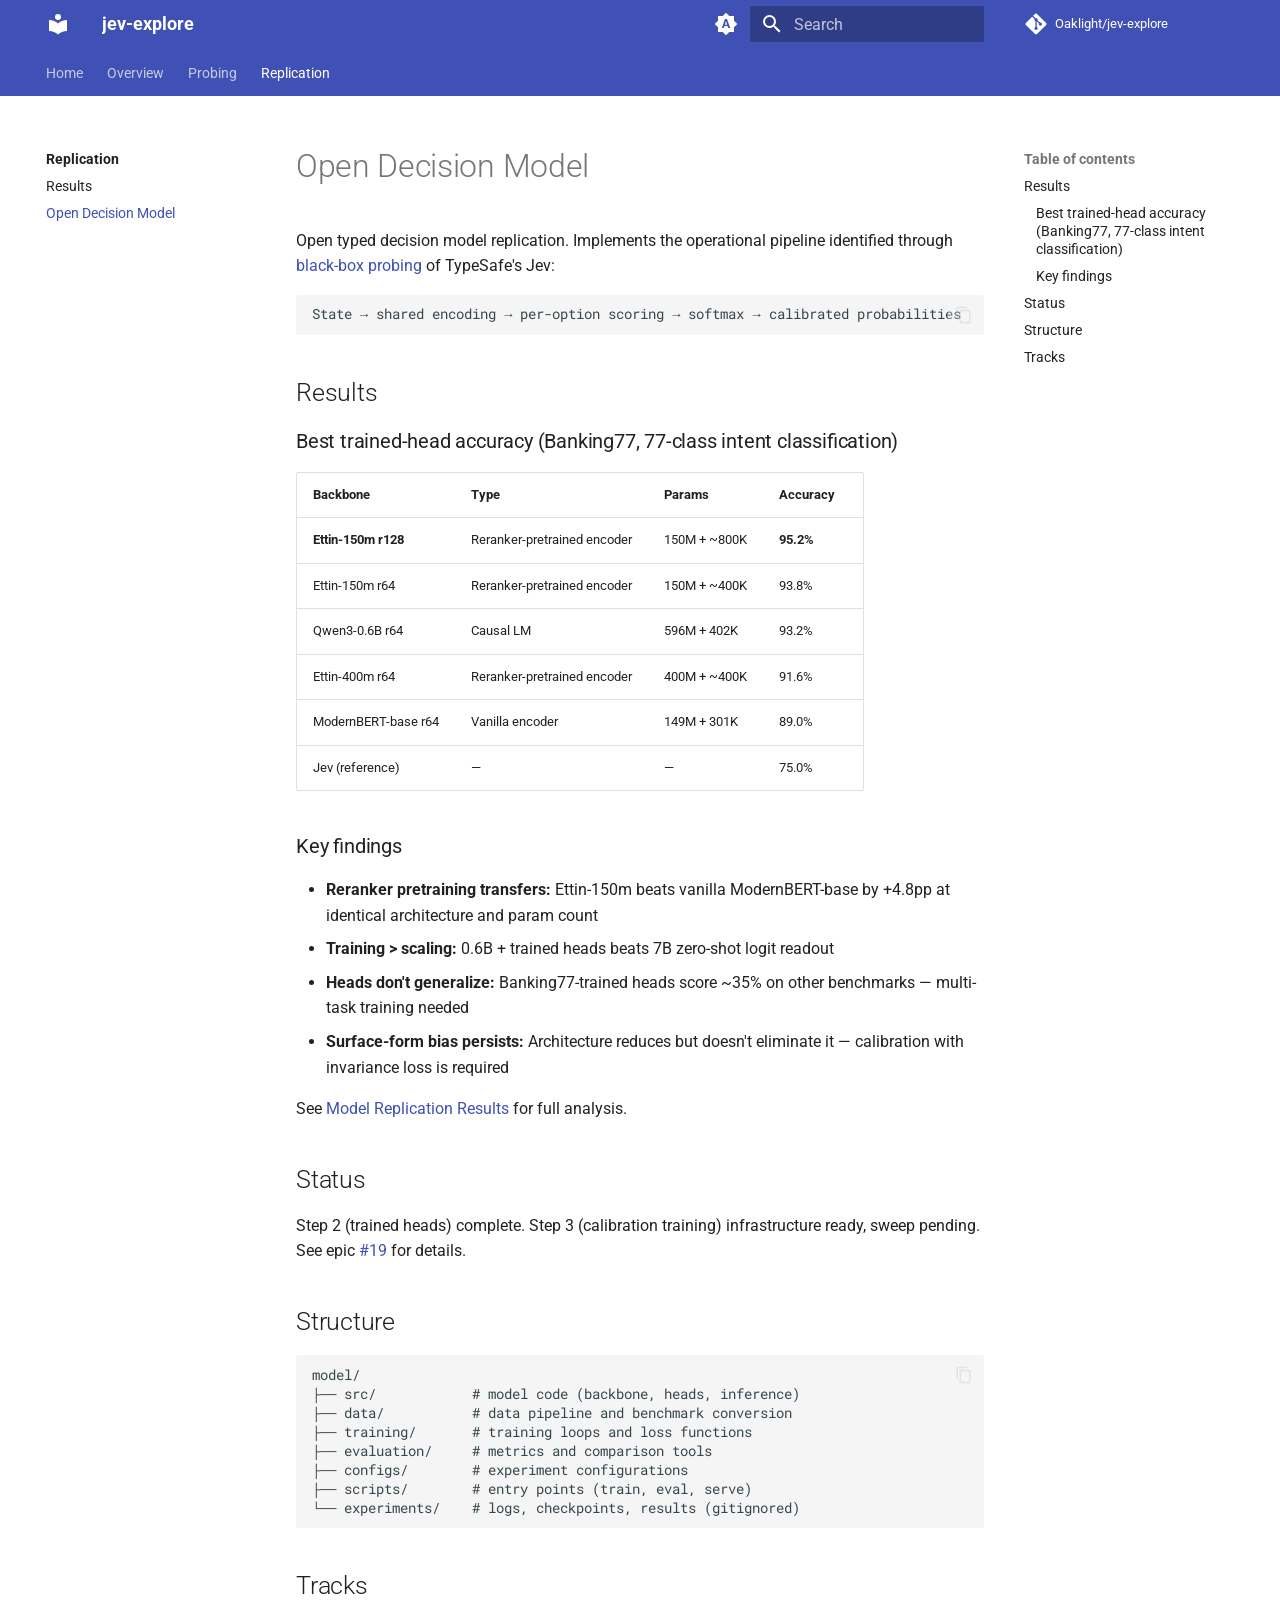
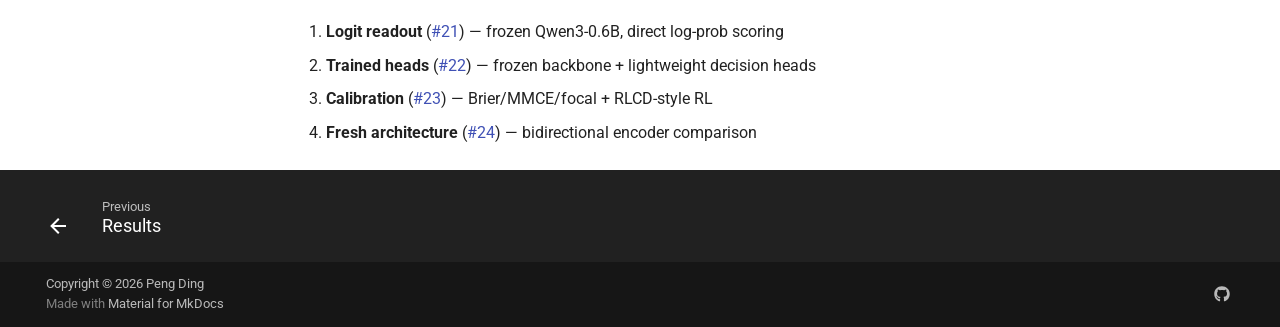
<file: replication/model/index.html>
<!doctype html>
<html lang="en" class="no-js">
  <head>
    
      <meta charset="utf-8">
      <meta name="viewport" content="width=device-width,initial-scale=1">
      
        <meta name="description" content="Probing, analysis, and open replication of TypeSafe.ai's Jev System One model">
      
      
        <meta name="author" content="Peng Ding">
      
      
        <link rel="canonical" href="https://oaklight.github.io/jev-explore-site/replication/model/">
      
      
        <link rel="prev" href="../results/">
      
      
      
        
      
      
      <link rel="icon" href="../../assets/images/favicon.png">
      <meta name="generator" content="mkdocs-1.6.1, mkdocs-material-9.7.7">
    
    
      
        <title>Open Decision Model - jev-explore</title>
      
    
    
      <link rel="stylesheet" href="../../assets/stylesheets/main.ec1eaa64.min.css">
      
        
        <link rel="stylesheet" href="../../assets/stylesheets/palette.ab4e12ef.min.css">
      
      


    
    
      
    
    
      
        
        
        <link rel="preconnect" href="https://fonts.gstatic.com" crossorigin>
        <link rel="stylesheet" href="https://fonts.googleapis.com/css?family=Roboto:300,300i,400,400i,700,700i%7CRoboto+Mono:400,400i,700,700i&display=fallback">
        <style>:root{--md-text-font:"Roboto";--md-code-font:"Roboto Mono"}</style>
      
    
    
      <link rel="stylesheet" href="../../stylesheets/extra.css">
    
    <script>__md_scope=new URL("../..",location),__md_hash=e=>[...e].reduce(((e,_)=>(e<<5)-e+_.charCodeAt(0)),0),__md_get=(e,_=localStorage,t=__md_scope)=>JSON.parse(_.getItem(t.pathname+"."+e)),__md_set=(e,_,t=localStorage,a=__md_scope)=>{try{t.setItem(a.pathname+"."+e,JSON.stringify(_))}catch(e){}}</script>
    
      

    
    
  </head>
  
  
    
    
      
    
    
    
    
    <body dir="ltr" data-md-color-scheme="default" data-md-color-primary="indigo" data-md-color-accent="indigo">
  
    
    <input class="md-toggle" data-md-toggle="drawer" type="checkbox" id="__drawer" autocomplete="off">
    <input class="md-toggle" data-md-toggle="search" type="checkbox" id="__search" autocomplete="off">
    <label class="md-overlay" for="__drawer"></label>
    <div data-md-component="skip">
      
        
        <a href="#open-decision-model" class="md-skip">
          Skip to content
        </a>
      
    </div>
    <div data-md-component="announce">
      
    </div>
    
    
      

<header class="md-header" data-md-component="header">
  <nav class="md-header__inner md-grid" aria-label="Header">
    <a href="../.." title="jev-explore" class="md-header__button md-logo" aria-label="jev-explore" data-md-component="logo">
      
  
  <svg xmlns="http://www.w3.org/2000/svg" viewBox="0 0 24 24"><path d="M12 8a3 3 0 0 0 3-3 3 3 0 0 0-3-3 3 3 0 0 0-3 3 3 3 0 0 0 3 3m0 3.54C9.64 9.35 6.5 8 3 8v11c3.5 0 6.64 1.35 9 3.54 2.36-2.19 5.5-3.54 9-3.54V8c-3.5 0-6.64 1.35-9 3.54"/></svg>

    </a>
    <label class="md-header__button md-icon" for="__drawer">
      
      <svg xmlns="http://www.w3.org/2000/svg" viewBox="0 0 24 24"><path d="M3 6h18v2H3zm0 5h18v2H3zm0 5h18v2H3z"/></svg>
    </label>
    <div class="md-header__title" data-md-component="header-title">
      <div class="md-header__ellipsis">
        <div class="md-header__topic">
          <span class="md-ellipsis">
            jev-explore
          </span>
        </div>
        <div class="md-header__topic" data-md-component="header-topic">
          <span class="md-ellipsis">
            
              Open Decision Model
            
          </span>
        </div>
      </div>
    </div>
    
      
        <form class="md-header__option" data-md-component="palette">
  
    
    
    
    <input class="md-option" data-md-color-media="(prefers-color-scheme)" data-md-color-scheme="default" data-md-color-primary="indigo" data-md-color-accent="indigo"  aria-label="Switch to light mode"  type="radio" name="__palette" id="__palette_0">
    
      <label class="md-header__button md-icon" title="Switch to light mode" for="__palette_1" hidden>
        <svg xmlns="http://www.w3.org/2000/svg" viewBox="0 0 24 24"><path d="m14.3 16-.7-2h-3.2l-.7 2H7.8L11 7h2l3.2 9zM20 8.69V4h-4.69L12 .69 8.69 4H4v4.69L.69 12 4 15.31V20h4.69L12 23.31 15.31 20H20v-4.69L23.31 12zm-9.15 3.96h2.3L12 9z"/></svg>
      </label>
    
  
    
    
    
    <input class="md-option" data-md-color-media="(prefers-color-scheme: light)" data-md-color-scheme="default" data-md-color-primary="indigo" data-md-color-accent="indigo"  aria-label="Switch to dark mode"  type="radio" name="__palette" id="__palette_1">
    
      <label class="md-header__button md-icon" title="Switch to dark mode" for="__palette_2" hidden>
        <svg xmlns="http://www.w3.org/2000/svg" viewBox="0 0 24 24"><path d="M12 8a4 4 0 0 0-4 4 4 4 0 0 0 4 4 4 4 0 0 0 4-4 4 4 0 0 0-4-4m0 10a6 6 0 0 1-6-6 6 6 0 0 1 6-6 6 6 0 0 1 6 6 6 6 0 0 1-6 6m8-9.31V4h-4.69L12 .69 8.69 4H4v4.69L.69 12 4 15.31V20h4.69L12 23.31 15.31 20H20v-4.69L23.31 12z"/></svg>
      </label>
    
  
    
    
    
    <input class="md-option" data-md-color-media="(prefers-color-scheme: dark)" data-md-color-scheme="slate" data-md-color-primary="indigo" data-md-color-accent="indigo"  aria-label="Switch to system preference"  type="radio" name="__palette" id="__palette_2">
    
      <label class="md-header__button md-icon" title="Switch to system preference" for="__palette_0" hidden>
        <svg xmlns="http://www.w3.org/2000/svg" viewBox="0 0 24 24"><path d="M12 18c-.89 0-1.74-.2-2.5-.55C11.56 16.5 13 14.42 13 12s-1.44-4.5-3.5-5.45C10.26 6.2 11.11 6 12 6a6 6 0 0 1 6 6 6 6 0 0 1-6 6m8-9.31V4h-4.69L12 .69 8.69 4H4v4.69L.69 12 4 15.31V20h4.69L12 23.31 15.31 20H20v-4.69L23.31 12z"/></svg>
      </label>
    
  
</form>
      
    
    
      <script>var palette=__md_get("__palette");if(palette&&palette.color){if("(prefers-color-scheme)"===palette.color.media){var media=matchMedia("(prefers-color-scheme: light)"),input=document.querySelector(media.matches?"[data-md-color-media='(prefers-color-scheme: light)']":"[data-md-color-media='(prefers-color-scheme: dark)']");palette.color.media=input.getAttribute("data-md-color-media"),palette.color.scheme=input.getAttribute("data-md-color-scheme"),palette.color.primary=input.getAttribute("data-md-color-primary"),palette.color.accent=input.getAttribute("data-md-color-accent")}for(var[key,value]of Object.entries(palette.color))document.body.setAttribute("data-md-color-"+key,value)}</script>
    
    
    
      
      
        <label class="md-header__button md-icon" for="__search">
          
          <svg xmlns="http://www.w3.org/2000/svg" viewBox="0 0 24 24"><path d="M9.5 3A6.5 6.5 0 0 1 16 9.5c0 1.61-.59 3.09-1.56 4.23l.27.27h.79l5 5-1.5 1.5-5-5v-.79l-.27-.27A6.52 6.52 0 0 1 9.5 16 6.5 6.5 0 0 1 3 9.5 6.5 6.5 0 0 1 9.5 3m0 2C7 5 5 7 5 9.5S7 14 9.5 14 14 12 14 9.5 12 5 9.5 5"/></svg>
        </label>
        <div class="md-search" data-md-component="search" role="dialog">
  <label class="md-search__overlay" for="__search"></label>
  <div class="md-search__inner" role="search">
    <form class="md-search__form" name="search">
      <input type="text" class="md-search__input" name="query" aria-label="Search" placeholder="Search" autocapitalize="off" autocorrect="off" autocomplete="off" spellcheck="false" data-md-component="search-query" required>
      <label class="md-search__icon md-icon" for="__search">
        
        <svg xmlns="http://www.w3.org/2000/svg" viewBox="0 0 24 24"><path d="M9.5 3A6.5 6.5 0 0 1 16 9.5c0 1.61-.59 3.09-1.56 4.23l.27.27h.79l5 5-1.5 1.5-5-5v-.79l-.27-.27A6.52 6.52 0 0 1 9.5 16 6.5 6.5 0 0 1 3 9.5 6.5 6.5 0 0 1 9.5 3m0 2C7 5 5 7 5 9.5S7 14 9.5 14 14 12 14 9.5 12 5 9.5 5"/></svg>
        
        <svg xmlns="http://www.w3.org/2000/svg" viewBox="0 0 24 24"><path d="M20 11v2H8l5.5 5.5-1.42 1.42L4.16 12l7.92-7.92L13.5 5.5 8 11z"/></svg>
      </label>
      <nav class="md-search__options" aria-label="Search">
        
        <button type="reset" class="md-search__icon md-icon" title="Clear" aria-label="Clear" tabindex="-1">
          
          <svg xmlns="http://www.w3.org/2000/svg" viewBox="0 0 24 24"><path d="M19 6.41 17.59 5 12 10.59 6.41 5 5 6.41 10.59 12 5 17.59 6.41 19 12 13.41 17.59 19 19 17.59 13.41 12z"/></svg>
        </button>
      </nav>
      
        <div class="md-search__suggest" data-md-component="search-suggest"></div>
      
    </form>
    <div class="md-search__output">
      <div class="md-search__scrollwrap" tabindex="0" data-md-scrollfix>
        <div class="md-search-result" data-md-component="search-result">
          <div class="md-search-result__meta">
            Initializing search
          </div>
          <ol class="md-search-result__list" role="presentation"></ol>
        </div>
      </div>
    </div>
  </div>
</div>
      
    
    
      <div class="md-header__source">
        <a href="https://github.com/Oaklight/jev-explore" title="Go to repository" class="md-source" data-md-component="source">
  <div class="md-source__icon md-icon">
    
    <svg xmlns="http://www.w3.org/2000/svg" viewBox="0 0 448 512"><!--! Font Awesome Free 7.1.0 by @fontawesome - https://fontawesome.com License - https://fontawesome.com/license/free (Icons: CC BY 4.0, Fonts: SIL OFL 1.1, Code: MIT License) Copyright 2025 Fonticons, Inc.--><path d="M439.6 236.1 244 40.5c-5.4-5.5-12.8-8.5-20.4-8.5s-15 3-20.4 8.4L162.5 81l51.5 51.5c27.1-9.1 52.7 16.8 43.4 43.7l49.7 49.7c34.2-11.8 61.2 31 35.5 56.7-26.5 26.5-70.2-2.9-56-37.3L240.3 199v121.9c25.3 12.5 22.3 41.8 9.1 55-6.4 6.4-15.2 10.1-24.3 10.1s-17.8-3.6-24.3-10.1c-17.6-17.6-11.1-46.9 11.2-56v-123c-20.8-8.5-24.6-30.7-18.6-45L142.6 101 8.5 235.1C3 240.6 0 247.9 0 255.5s3 15 8.5 20.4l195.6 195.7c5.4 5.4 12.7 8.4 20.4 8.4s15-3 20.4-8.4l194.7-194.7c5.4-5.4 8.4-12.8 8.4-20.4s-3-15-8.4-20.4"/></svg>
  </div>
  <div class="md-source__repository">
    Oaklight/jev-explore
  </div>
</a>
      </div>
    
  </nav>
  
</header>
    
    <div class="md-container" data-md-component="container">
      
      
        
          
            
<nav class="md-tabs" aria-label="Tabs" data-md-component="tabs">
  <div class="md-grid">
    <ul class="md-tabs__list">
      
        
  
  
  
  
    <li class="md-tabs__item">
      <a href="../.." class="md-tabs__link">
        
  
  
    
  
  Home

      </a>
    </li>
  

      
        
  
  
  
  
    <li class="md-tabs__item">
      <a href="../../overview/" class="md-tabs__link">
        
  
  
    
  
  Overview

      </a>
    </li>
  

      
        
  
  
  
  
    
    
      <li class="md-tabs__item">
        <a href="../../probing/" class="md-tabs__link">
          
  
  
    
  
  Probing

        </a>
      </li>
    
  

      
        
  
  
  
    
  
  
    
    
      <li class="md-tabs__item md-tabs__item--active">
        <a href="../" class="md-tabs__link">
          
  
  
    
  
  Replication

        </a>
      </li>
    
  

      
    </ul>
  </div>
</nav>
          
        
      
      <main class="md-main" data-md-component="main">
        <div class="md-main__inner md-grid">
          
            
              
              <div class="md-sidebar md-sidebar--primary" data-md-component="sidebar" data-md-type="navigation" >
                <div class="md-sidebar__scrollwrap">
                  <div class="md-sidebar__inner">
                    


  


<nav class="md-nav md-nav--primary md-nav--lifted" aria-label="Navigation" data-md-level="0">
  <label class="md-nav__title" for="__drawer">
    <a href="../.." title="jev-explore" class="md-nav__button md-logo" aria-label="jev-explore" data-md-component="logo">
      
  
  <svg xmlns="http://www.w3.org/2000/svg" viewBox="0 0 24 24"><path d="M12 8a3 3 0 0 0 3-3 3 3 0 0 0-3-3 3 3 0 0 0-3 3 3 3 0 0 0 3 3m0 3.54C9.64 9.35 6.5 8 3 8v11c3.5 0 6.64 1.35 9 3.54 2.36-2.19 5.5-3.54 9-3.54V8c-3.5 0-6.64 1.35-9 3.54"/></svg>

    </a>
    jev-explore
  </label>
  
    <div class="md-nav__source">
      <a href="https://github.com/Oaklight/jev-explore" title="Go to repository" class="md-source" data-md-component="source">
  <div class="md-source__icon md-icon">
    
    <svg xmlns="http://www.w3.org/2000/svg" viewBox="0 0 448 512"><!--! Font Awesome Free 7.1.0 by @fontawesome - https://fontawesome.com License - https://fontawesome.com/license/free (Icons: CC BY 4.0, Fonts: SIL OFL 1.1, Code: MIT License) Copyright 2025 Fonticons, Inc.--><path d="M439.6 236.1 244 40.5c-5.4-5.5-12.8-8.5-20.4-8.5s-15 3-20.4 8.4L162.5 81l51.5 51.5c27.1-9.1 52.7 16.8 43.4 43.7l49.7 49.7c34.2-11.8 61.2 31 35.5 56.7-26.5 26.5-70.2-2.9-56-37.3L240.3 199v121.9c25.3 12.5 22.3 41.8 9.1 55-6.4 6.4-15.2 10.1-24.3 10.1s-17.8-3.6-24.3-10.1c-17.6-17.6-11.1-46.9 11.2-56v-123c-20.8-8.5-24.6-30.7-18.6-45L142.6 101 8.5 235.1C3 240.6 0 247.9 0 255.5s3 15 8.5 20.4l195.6 195.7c5.4 5.4 12.7 8.4 20.4 8.4s15-3 20.4-8.4l194.7-194.7c5.4-5.4 8.4-12.8 8.4-20.4s-3-15-8.4-20.4"/></svg>
  </div>
  <div class="md-source__repository">
    Oaklight/jev-explore
  </div>
</a>
    </div>
  
  <ul class="md-nav__list" data-md-scrollfix>
    
      
      
  
  
  
  
    <li class="md-nav__item">
      <a href="../.." class="md-nav__link">
        
  
  
  <span class="md-ellipsis">
    
  
    Home
  

    
  </span>
  
  

      </a>
    </li>
  

    
      
      
  
  
  
  
    <li class="md-nav__item">
      <a href="../../overview/" class="md-nav__link">
        
  
  
  <span class="md-ellipsis">
    
  
    Overview
  

    
  </span>
  
  

      </a>
    </li>
  

    
      
      
  
  
  
  
    
    
      
        
          
        
      
        
      
        
      
    
    
    
      
      
        
      
    
    
    <li class="md-nav__item md-nav__item--nested">
      
        
        
        <input class="md-nav__toggle md-toggle " type="checkbox" id="__nav_3" >
        
          
          <div class="md-nav__link md-nav__container">
            <a href="../../probing/" class="md-nav__link ">
              
  
  
  <span class="md-ellipsis">
    
  
    Probing
  

    
  </span>
  
  

            </a>
            
              
              <label class="md-nav__link " for="__nav_3" id="__nav_3_label" tabindex="0">
                <span class="md-nav__icon md-icon"></span>
              </label>
            
          </div>
        
        <nav class="md-nav" data-md-level="1" aria-labelledby="__nav_3_label" aria-expanded="false">
          <label class="md-nav__title" for="__nav_3">
            <span class="md-nav__icon md-icon"></span>
            
  
    Probing
  

          </label>
          <ul class="md-nav__list" data-md-scrollfix>
            
              
            
              
                
  
  
  
  
    <li class="md-nav__item">
      <a href="../../probing/api-testing/" class="md-nav__link">
        
  
  
  <span class="md-ellipsis">
    
  
    API Testing
  

    
  </span>
  
  

      </a>
    </li>
  

              
            
              
                
  
  
  
  
    <li class="md-nav__item">
      <a href="../../probing/architecture/" class="md-nav__link">
        
  
  
  <span class="md-ellipsis">
    
  
    Architecture Analysis
  

    
  </span>
  
  

      </a>
    </li>
  

              
            
          </ul>
        </nav>
      
    </li>
  

    
      
      
  
  
    
  
  
  
    
    
      
        
          
        
      
        
      
        
      
    
    
    
      
        
        
      
      
        
      
    
    
    <li class="md-nav__item md-nav__item--active md-nav__item--section md-nav__item--nested">
      
        
        
        <input class="md-nav__toggle md-toggle " type="checkbox" id="__nav_4" checked>
        
          
          <div class="md-nav__link md-nav__container">
            <a href="../" class="md-nav__link ">
              
  
  
  <span class="md-ellipsis">
    
  
    Replication
  

    
  </span>
  
  

            </a>
            
              
              <label class="md-nav__link " for="__nav_4" id="__nav_4_label" tabindex="">
                <span class="md-nav__icon md-icon"></span>
              </label>
            
          </div>
        
        <nav class="md-nav" data-md-level="1" aria-labelledby="__nav_4_label" aria-expanded="true">
          <label class="md-nav__title" for="__nav_4">
            <span class="md-nav__icon md-icon"></span>
            
  
    Replication
  

          </label>
          <ul class="md-nav__list" data-md-scrollfix>
            
              
            
              
                
  
  
  
  
    <li class="md-nav__item">
      <a href="../results/" class="md-nav__link">
        
  
  
  <span class="md-ellipsis">
    
  
    Results
  

    
  </span>
  
  

      </a>
    </li>
  

              
            
              
                
  
  
    
  
  
  
    <li class="md-nav__item md-nav__item--active">
      
      <input class="md-nav__toggle md-toggle" type="checkbox" id="__toc">
      
      
        
      
      
        <label class="md-nav__link md-nav__link--active" for="__toc">
          
  
  
  <span class="md-ellipsis">
    
  
    Open Decision Model
  

    
  </span>
  
  

          <span class="md-nav__icon md-icon"></span>
        </label>
      
      <a href="./" class="md-nav__link md-nav__link--active">
        
  
  
  <span class="md-ellipsis">
    
  
    Open Decision Model
  

    
  </span>
  
  

      </a>
      
        

<nav class="md-nav md-nav--secondary" aria-label="Table of contents">
  
  
  
    
  
  
    <label class="md-nav__title" for="__toc">
      <span class="md-nav__icon md-icon"></span>
      Table of contents
    </label>
    <ul class="md-nav__list" data-md-component="toc" data-md-scrollfix>
      
        <li class="md-nav__item">
  <a href="#results" class="md-nav__link">
    <span class="md-ellipsis">
      
        Results
      
    </span>
  </a>
  
    <nav class="md-nav" aria-label="Results">
      <ul class="md-nav__list">
        
          <li class="md-nav__item">
  <a href="#best-trained-head-accuracy-banking77-77-class-intent-classification" class="md-nav__link">
    <span class="md-ellipsis">
      
        Best trained-head accuracy (Banking77, 77-class intent classification)
      
    </span>
  </a>
  
</li>
        
          <li class="md-nav__item">
  <a href="#key-findings" class="md-nav__link">
    <span class="md-ellipsis">
      
        Key findings
      
    </span>
  </a>
  
</li>
        
      </ul>
    </nav>
  
</li>
      
        <li class="md-nav__item">
  <a href="#status" class="md-nav__link">
    <span class="md-ellipsis">
      
        Status
      
    </span>
  </a>
  
</li>
      
        <li class="md-nav__item">
  <a href="#structure" class="md-nav__link">
    <span class="md-ellipsis">
      
        Structure
      
    </span>
  </a>
  
</li>
      
        <li class="md-nav__item">
  <a href="#tracks" class="md-nav__link">
    <span class="md-ellipsis">
      
        Tracks
      
    </span>
  </a>
  
</li>
      
    </ul>
  
</nav>
      
    </li>
  

              
            
          </ul>
        </nav>
      
    </li>
  

    
  </ul>
</nav>
                  </div>
                </div>
              </div>
            
            
              
              <div class="md-sidebar md-sidebar--secondary" data-md-component="sidebar" data-md-type="toc" >
                <div class="md-sidebar__scrollwrap">
                  <div class="md-sidebar__inner">
                    

<nav class="md-nav md-nav--secondary" aria-label="Table of contents">
  
  
  
    
  
  
    <label class="md-nav__title" for="__toc">
      <span class="md-nav__icon md-icon"></span>
      Table of contents
    </label>
    <ul class="md-nav__list" data-md-component="toc" data-md-scrollfix>
      
        <li class="md-nav__item">
  <a href="#results" class="md-nav__link">
    <span class="md-ellipsis">
      
        Results
      
    </span>
  </a>
  
    <nav class="md-nav" aria-label="Results">
      <ul class="md-nav__list">
        
          <li class="md-nav__item">
  <a href="#best-trained-head-accuracy-banking77-77-class-intent-classification" class="md-nav__link">
    <span class="md-ellipsis">
      
        Best trained-head accuracy (Banking77, 77-class intent classification)
      
    </span>
  </a>
  
</li>
        
          <li class="md-nav__item">
  <a href="#key-findings" class="md-nav__link">
    <span class="md-ellipsis">
      
        Key findings
      
    </span>
  </a>
  
</li>
        
      </ul>
    </nav>
  
</li>
      
        <li class="md-nav__item">
  <a href="#status" class="md-nav__link">
    <span class="md-ellipsis">
      
        Status
      
    </span>
  </a>
  
</li>
      
        <li class="md-nav__item">
  <a href="#structure" class="md-nav__link">
    <span class="md-ellipsis">
      
        Structure
      
    </span>
  </a>
  
</li>
      
        <li class="md-nav__item">
  <a href="#tracks" class="md-nav__link">
    <span class="md-ellipsis">
      
        Tracks
      
    </span>
  </a>
  
</li>
      
    </ul>
  
</nav>
                  </div>
                </div>
              </div>
            
          
          
            <div class="md-content" data-md-component="content">
              
              <article class="md-content__inner md-typeset">
                
                  


  
  


<h1 id="open-decision-model">Open Decision Model<a class="headerlink" href="#open-decision-model" title="Permanent link">&para;</a></h1>
<p>Open typed decision model replication. Implements the operational pipeline identified through <a href="../../probing/architecture/">black-box probing</a> of TypeSafe's Jev:</p>
<div class="language-text highlight"><pre><span></span><code><a id="__codelineno-0-1" name="__codelineno-0-1" href="#__codelineno-0-1"></a>State → shared encoding → per-option scoring → softmax → calibrated probabilities
</code></pre></div>
<h2 id="results">Results<a class="headerlink" href="#results" title="Permanent link">&para;</a></h2>
<h3 id="best-trained-head-accuracy-banking77-77-class-intent-classification">Best trained-head accuracy (Banking77, 77-class intent classification)<a class="headerlink" href="#best-trained-head-accuracy-banking77-77-class-intent-classification" title="Permanent link">&para;</a></h3>
<table>
<thead>
<tr>
<th>Backbone</th>
<th>Type</th>
<th>Params</th>
<th>Accuracy</th>
</tr>
</thead>
<tbody>
<tr>
<td><strong>Ettin-150m r128</strong></td>
<td>Reranker-pretrained encoder</td>
<td>150M + ~800K</td>
<td><strong>95.2%</strong></td>
</tr>
<tr>
<td>Ettin-150m r64</td>
<td>Reranker-pretrained encoder</td>
<td>150M + ~400K</td>
<td>93.8%</td>
</tr>
<tr>
<td>Qwen3-0.6B r64</td>
<td>Causal LM</td>
<td>596M + 402K</td>
<td>93.2%</td>
</tr>
<tr>
<td>Ettin-400m r64</td>
<td>Reranker-pretrained encoder</td>
<td>400M + ~400K</td>
<td>91.6%</td>
</tr>
<tr>
<td>ModernBERT-base r64</td>
<td>Vanilla encoder</td>
<td>149M + 301K</td>
<td>89.0%</td>
</tr>
<tr>
<td>Jev (reference)</td>
<td>—</td>
<td>—</td>
<td>75.0%</td>
</tr>
</tbody>
</table>
<h3 id="key-findings">Key findings<a class="headerlink" href="#key-findings" title="Permanent link">&para;</a></h3>
<ul>
<li><strong>Reranker pretraining transfers:</strong> Ettin-150m beats vanilla ModernBERT-base by +4.8pp at identical architecture and param count</li>
<li><strong>Training &gt; scaling:</strong> 0.6B + trained heads beats 7B zero-shot logit readout</li>
<li><strong>Heads don't generalize:</strong> Banking77-trained heads score ~35% on other benchmarks — multi-task training needed</li>
<li><strong>Surface-form bias persists:</strong> Architecture reduces but doesn't eliminate it — calibration with invariance loss is required</li>
</ul>
<p>See <a href="../results/">Model Replication Results</a> for full analysis.</p>
<h2 id="status">Status<a class="headerlink" href="#status" title="Permanent link">&para;</a></h2>
<p>Step 2 (trained heads) complete. Step 3 (calibration training) infrastructure ready, sweep pending.
See epic <a href="https://github.com/Oaklight/jev-explore/issues/19">#19</a> for details.</p>
<h2 id="structure">Structure<a class="headerlink" href="#structure" title="Permanent link">&para;</a></h2>
<div class="language-text highlight"><pre><span></span><code><a id="__codelineno-1-1" name="__codelineno-1-1" href="#__codelineno-1-1"></a>model/
<a id="__codelineno-1-2" name="__codelineno-1-2" href="#__codelineno-1-2"></a>├── src/            # model code (backbone, heads, inference)
<a id="__codelineno-1-3" name="__codelineno-1-3" href="#__codelineno-1-3"></a>├── data/           # data pipeline and benchmark conversion
<a id="__codelineno-1-4" name="__codelineno-1-4" href="#__codelineno-1-4"></a>├── training/       # training loops and loss functions
<a id="__codelineno-1-5" name="__codelineno-1-5" href="#__codelineno-1-5"></a>├── evaluation/     # metrics and comparison tools
<a id="__codelineno-1-6" name="__codelineno-1-6" href="#__codelineno-1-6"></a>├── configs/        # experiment configurations
<a id="__codelineno-1-7" name="__codelineno-1-7" href="#__codelineno-1-7"></a>├── scripts/        # entry points (train, eval, serve)
<a id="__codelineno-1-8" name="__codelineno-1-8" href="#__codelineno-1-8"></a>└── experiments/    # logs, checkpoints, results (gitignored)
</code></pre></div>
<h2 id="tracks">Tracks<a class="headerlink" href="#tracks" title="Permanent link">&para;</a></h2>
<ol>
<li><strong>Logit readout</strong> (<a href="https://github.com/Oaklight/jev-explore/issues/21">#21</a>) — frozen Qwen3-0.6B, direct log-prob scoring</li>
<li><strong>Trained heads</strong> (<a href="https://github.com/Oaklight/jev-explore/issues/22">#22</a>) — frozen backbone + lightweight decision heads</li>
<li><strong>Calibration</strong> (<a href="https://github.com/Oaklight/jev-explore/issues/23">#23</a>) — Brier/MMCE/focal + RLCD-style RL</li>
<li><strong>Fresh architecture</strong> (<a href="https://github.com/Oaklight/jev-explore/issues/24">#24</a>) — bidirectional encoder comparison</li>
</ol>












                
              </article>
            </div>
          
          
  <script>var tabs=__md_get("__tabs");if(Array.isArray(tabs))e:for(var set of document.querySelectorAll(".tabbed-set")){var labels=set.querySelector(".tabbed-labels");for(var tab of tabs)for(var label of labels.getElementsByTagName("label"))if(label.innerText.trim()===tab){var input=document.getElementById(label.htmlFor);input.checked=!0;continue e}}</script>

<script>var target=document.getElementById(location.hash.slice(1));target&&target.name&&(target.checked=target.name.startsWith("__tabbed_"))</script>
        </div>
        
          <button type="button" class="md-top md-icon" data-md-component="top" hidden>
  
  <svg xmlns="http://www.w3.org/2000/svg" viewBox="0 0 24 24"><path d="M13 20h-2V8l-5.5 5.5-1.42-1.42L12 4.16l7.92 7.92-1.42 1.42L13 8z"/></svg>
  Back to top
</button>
        
      </main>
      
        <footer class="md-footer">
  
    
      
      <nav class="md-footer__inner md-grid" aria-label="Footer" >
        
          
          <a href="../results/" class="md-footer__link md-footer__link--prev" aria-label="Previous: Results">
            <div class="md-footer__button md-icon">
              
              <svg xmlns="http://www.w3.org/2000/svg" viewBox="0 0 24 24"><path d="M20 11v2H8l5.5 5.5-1.42 1.42L4.16 12l7.92-7.92L13.5 5.5 8 11z"/></svg>
            </div>
            <div class="md-footer__title">
              <span class="md-footer__direction">
                Previous
              </span>
              <div class="md-ellipsis">
                Results
              </div>
            </div>
          </a>
        
        
      </nav>
    
  
  <div class="md-footer-meta md-typeset">
    <div class="md-footer-meta__inner md-grid">
      <div class="md-copyright">
  
    <div class="md-copyright__highlight">
      Copyright &copy; 2026 Peng Ding
    </div>
  
  
    Made with
    <a href="https://squidfunk.github.io/mkdocs-material/" target="_blank" rel="noopener">
      Material for MkDocs
    </a>
  
</div>
      
        
<div class="md-social">
  
    
    
    
    
      
      
    
    <a href="https://github.com/Oaklight/jev-explore" target="_blank" rel="noopener" title="github.com" class="md-social__link">
      <svg xmlns="http://www.w3.org/2000/svg" viewBox="0 0 512 512"><!--! Font Awesome Free 7.1.0 by @fontawesome - https://fontawesome.com License - https://fontawesome.com/license/free (Icons: CC BY 4.0, Fonts: SIL OFL 1.1, Code: MIT License) Copyright 2025 Fonticons, Inc.--><path d="M173.9 397.4c0 2-2.3 3.6-5.2 3.6-3.3.3-5.6-1.3-5.6-3.6 0-2 2.3-3.6 5.2-3.6 3-.3 5.6 1.3 5.6 3.6m-31.1-4.5c-.7 2 1.3 4.3 4.3 4.9 2.6 1 5.6 0 6.2-2s-1.3-4.3-4.3-5.2c-2.6-.7-5.5.3-6.2 2.3m44.2-1.7c-2.9.7-4.9 2.6-4.6 4.9.3 2 2.9 3.3 5.9 2.6 2.9-.7 4.9-2.6 4.6-4.6-.3-1.9-3-3.2-5.9-2.9M252.8 8C114.1 8 8 113.3 8 252c0 110.9 69.8 205.8 169.5 239.2 12.8 2.3 17.3-5.6 17.3-12.1 0-6.2-.3-40.4-.3-61.4 0 0-70 15-84.7-29.8 0 0-11.4-29.1-27.8-36.6 0 0-22.9-15.7 1.6-15.4 0 0 24.9 2 38.6 25.8 21.9 38.6 58.6 27.5 72.9 20.9 2.3-16 8.8-27.1 16-33.7-55.9-6.2-112.3-14.3-112.3-110.5 0-27.5 7.6-41.3 23.6-58.9-2.6-6.5-11.1-33.3 2.6-67.9 20.9-6.5 69 27 69 27 20-5.6 41.5-8.5 62.8-8.5s42.8 2.9 62.8 8.5c0 0 48.1-33.6 69-27 13.7 34.7 5.2 61.4 2.6 67.9 16 17.7 25.8 31.5 25.8 58.9 0 96.5-58.9 104.2-114.8 110.5 9.2 7.9 17 22.9 17 46.4 0 33.7-.3 75.4-.3 83.6 0 6.5 4.6 14.4 17.3 12.1C436.2 457.8 504 362.9 504 252 504 113.3 391.5 8 252.8 8M105.2 352.9c-1.3 1-1 3.3.7 5.2 1.6 1.6 3.9 2.3 5.2 1 1.3-1 1-3.3-.7-5.2-1.6-1.6-3.9-2.3-5.2-1m-10.8-8.1c-.7 1.3.3 2.9 2.3 3.9 1.6 1 3.6.7 4.3-.7.7-1.3-.3-2.9-2.3-3.9-2-.6-3.6-.3-4.3.7m32.4 35.6c-1.6 1.3-1 4.3 1.3 6.2 2.3 2.3 5.2 2.6 6.5 1 1.3-1.3.7-4.3-1.3-6.2-2.2-2.3-5.2-2.6-6.5-1m-11.4-14.7c-1.6 1-1.6 3.6 0 5.9s4.3 3.3 5.6 2.3c1.6-1.3 1.6-3.9 0-6.2-1.4-2.3-4-3.3-5.6-2"/></svg>
    </a>
  
</div>
      
    </div>
  </div>
</footer>
      
    </div>
    <div class="md-dialog" data-md-component="dialog">
      <div class="md-dialog__inner md-typeset"></div>
    </div>
    
      <div class="md-progress" data-md-component="progress" role="progressbar"></div>
    
    
    
      
      
      <script id="__config" type="application/json">{"annotate": null, "base": "../..", "features": ["navigation.tabs", "navigation.sections", "navigation.indexes", "navigation.top", "navigation.footer", "navigation.tracking", "navigation.instant", "navigation.instant.prefetch", "navigation.instant.progress", "toc.follow", "search.highlight", "search.suggest", "content.code.copy", "content.code.annotate", "content.tabs.link"], "search": "../../assets/javascripts/workers/search.2c215733.min.js", "tags": null, "translations": {"clipboard.copied": "Copied to clipboard", "clipboard.copy": "Copy to clipboard", "search.result.more.one": "1 more on this page", "search.result.more.other": "# more on this page", "search.result.none": "No matching documents", "search.result.one": "1 matching document", "search.result.other": "# matching documents", "search.result.placeholder": "Type to start searching", "search.result.term.missing": "Missing", "select.version": "Select version"}, "version": null}</script>
    
    
      <script src="../../assets/javascripts/bundle.d7400e89.min.js"></script>
      
    
  </body>
</html>
</file>
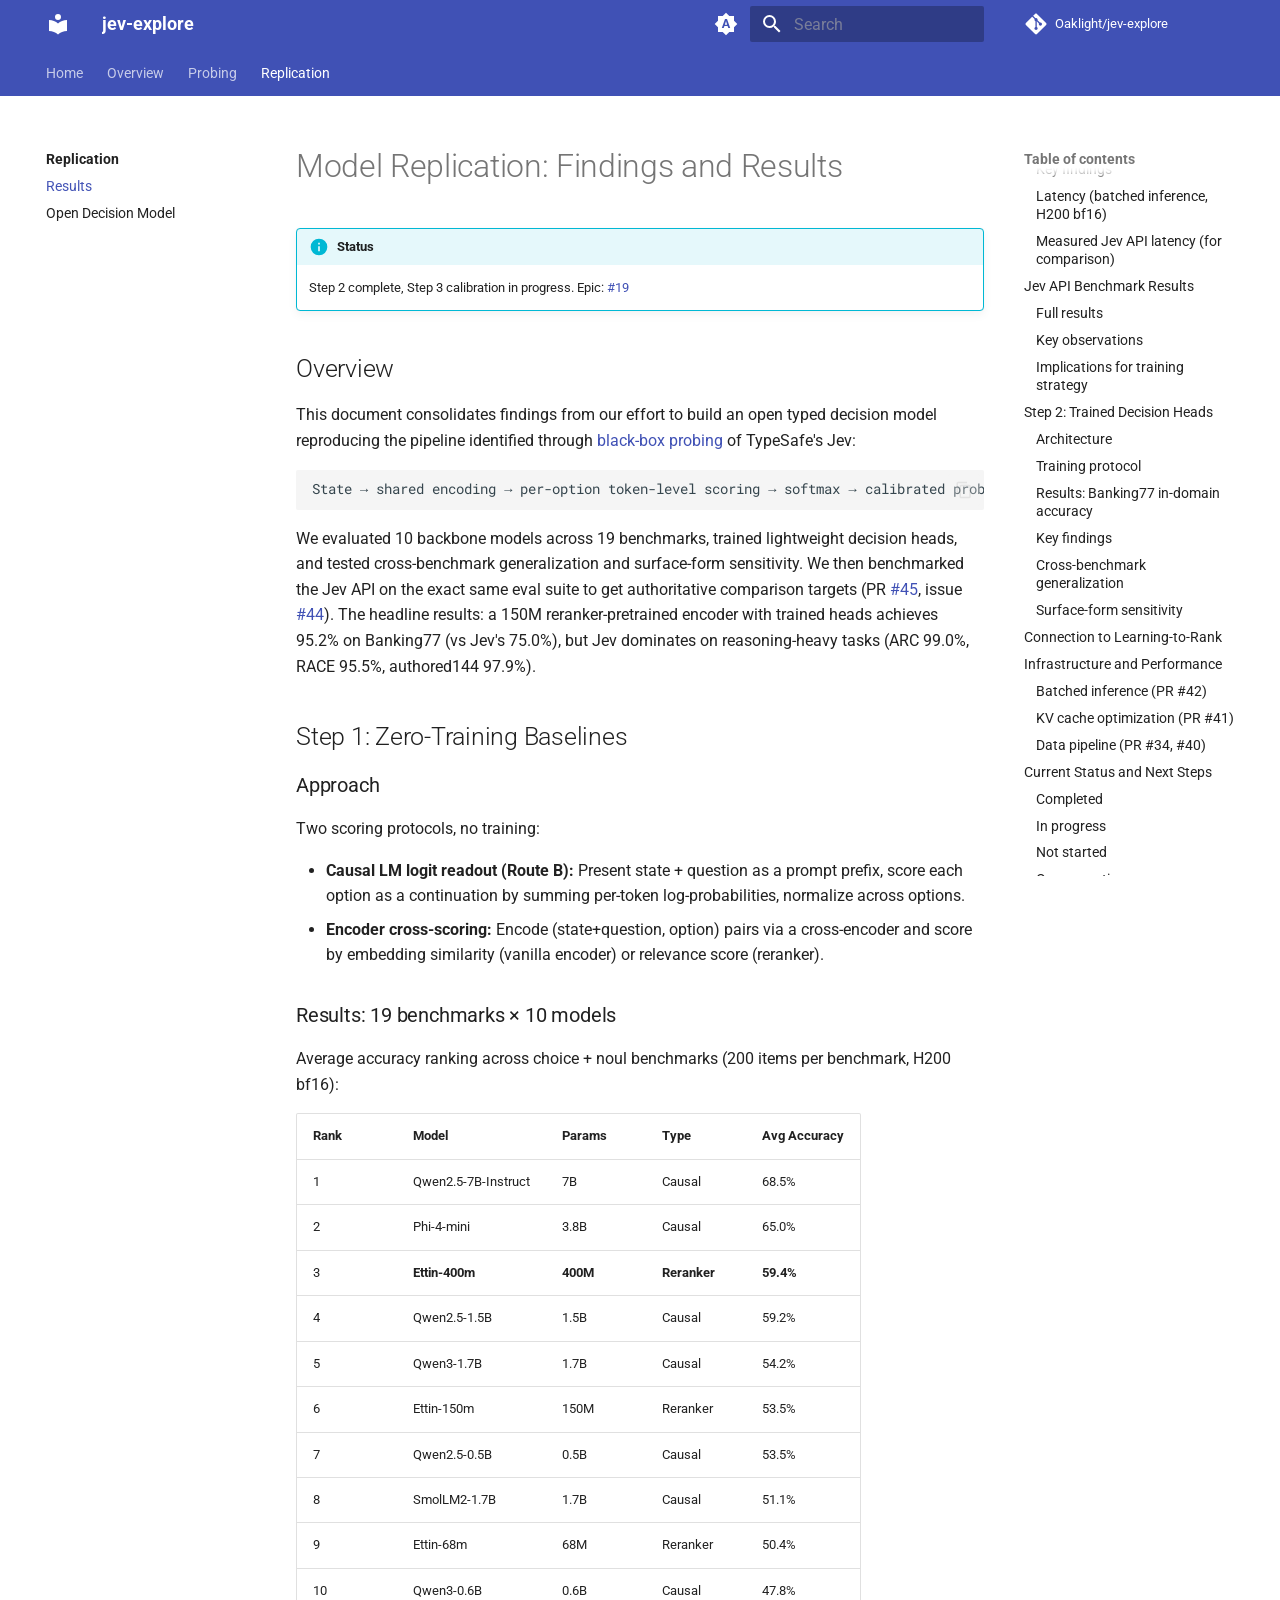
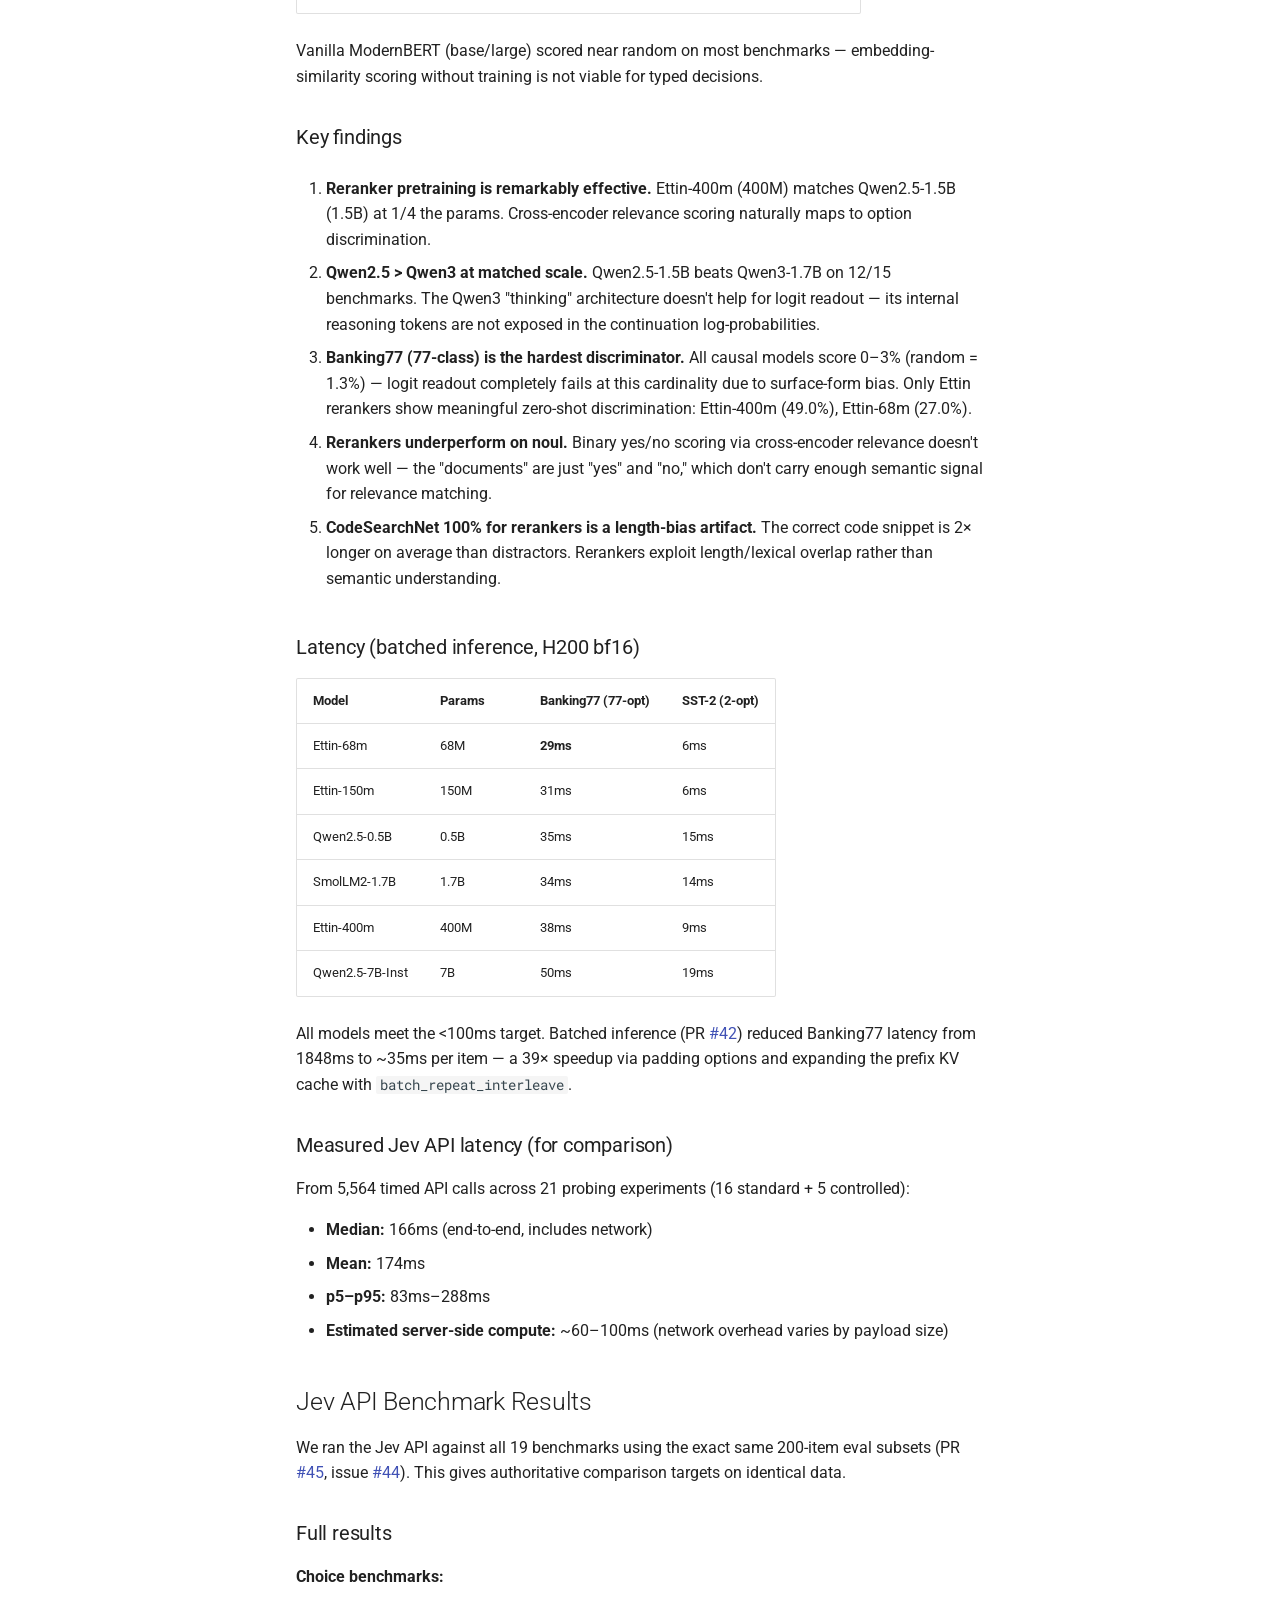
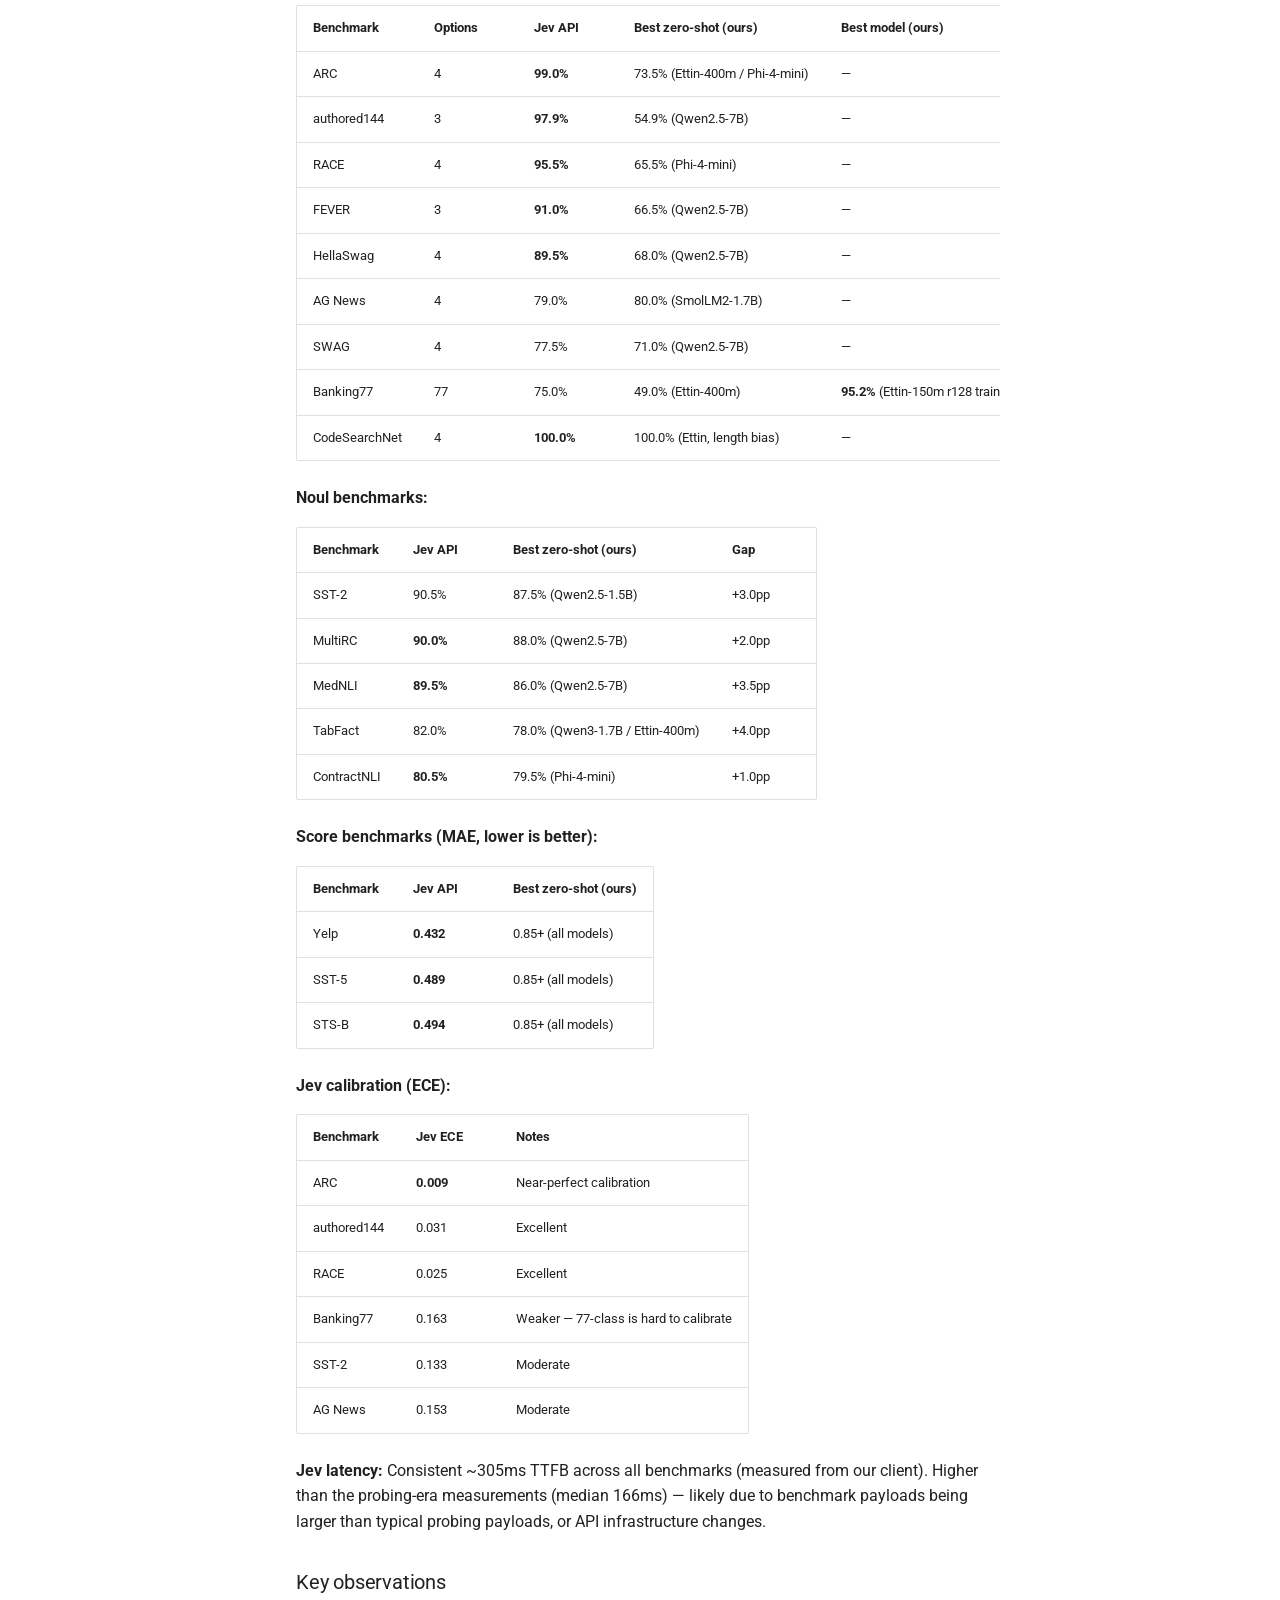
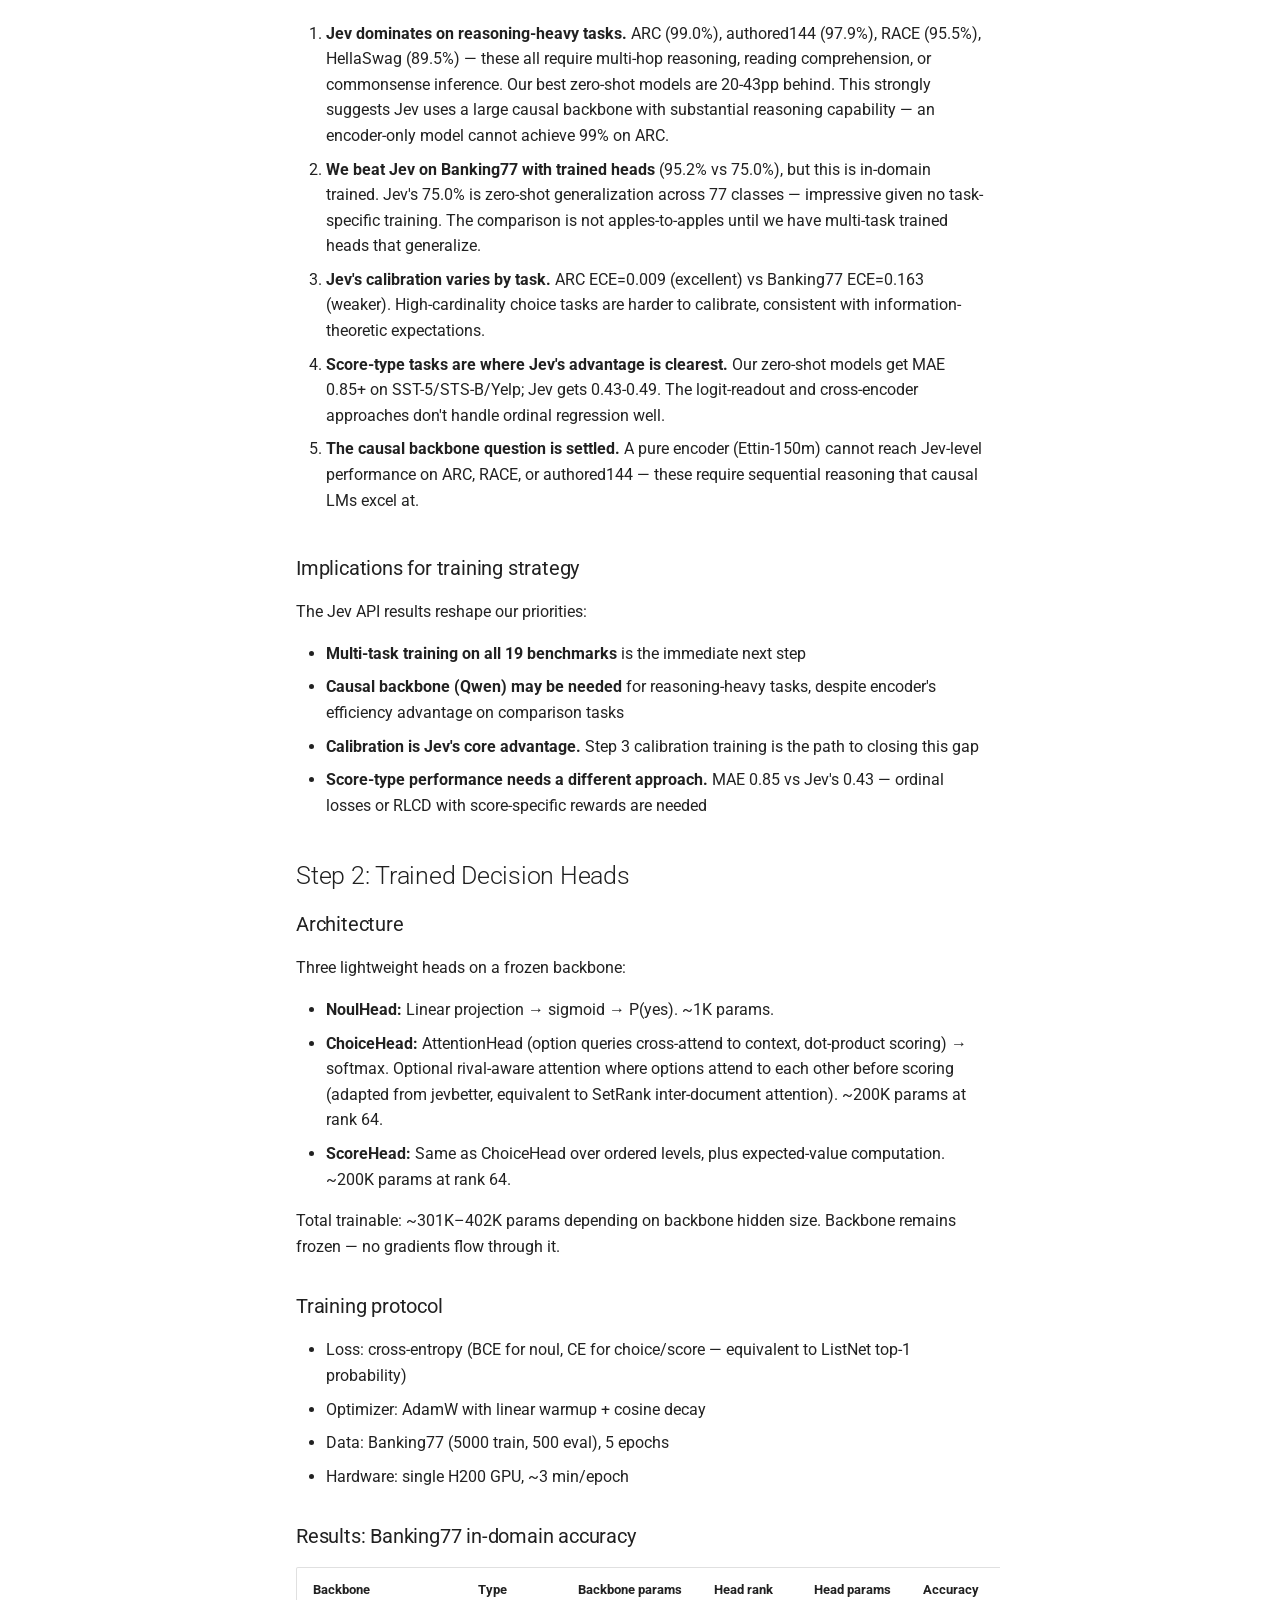
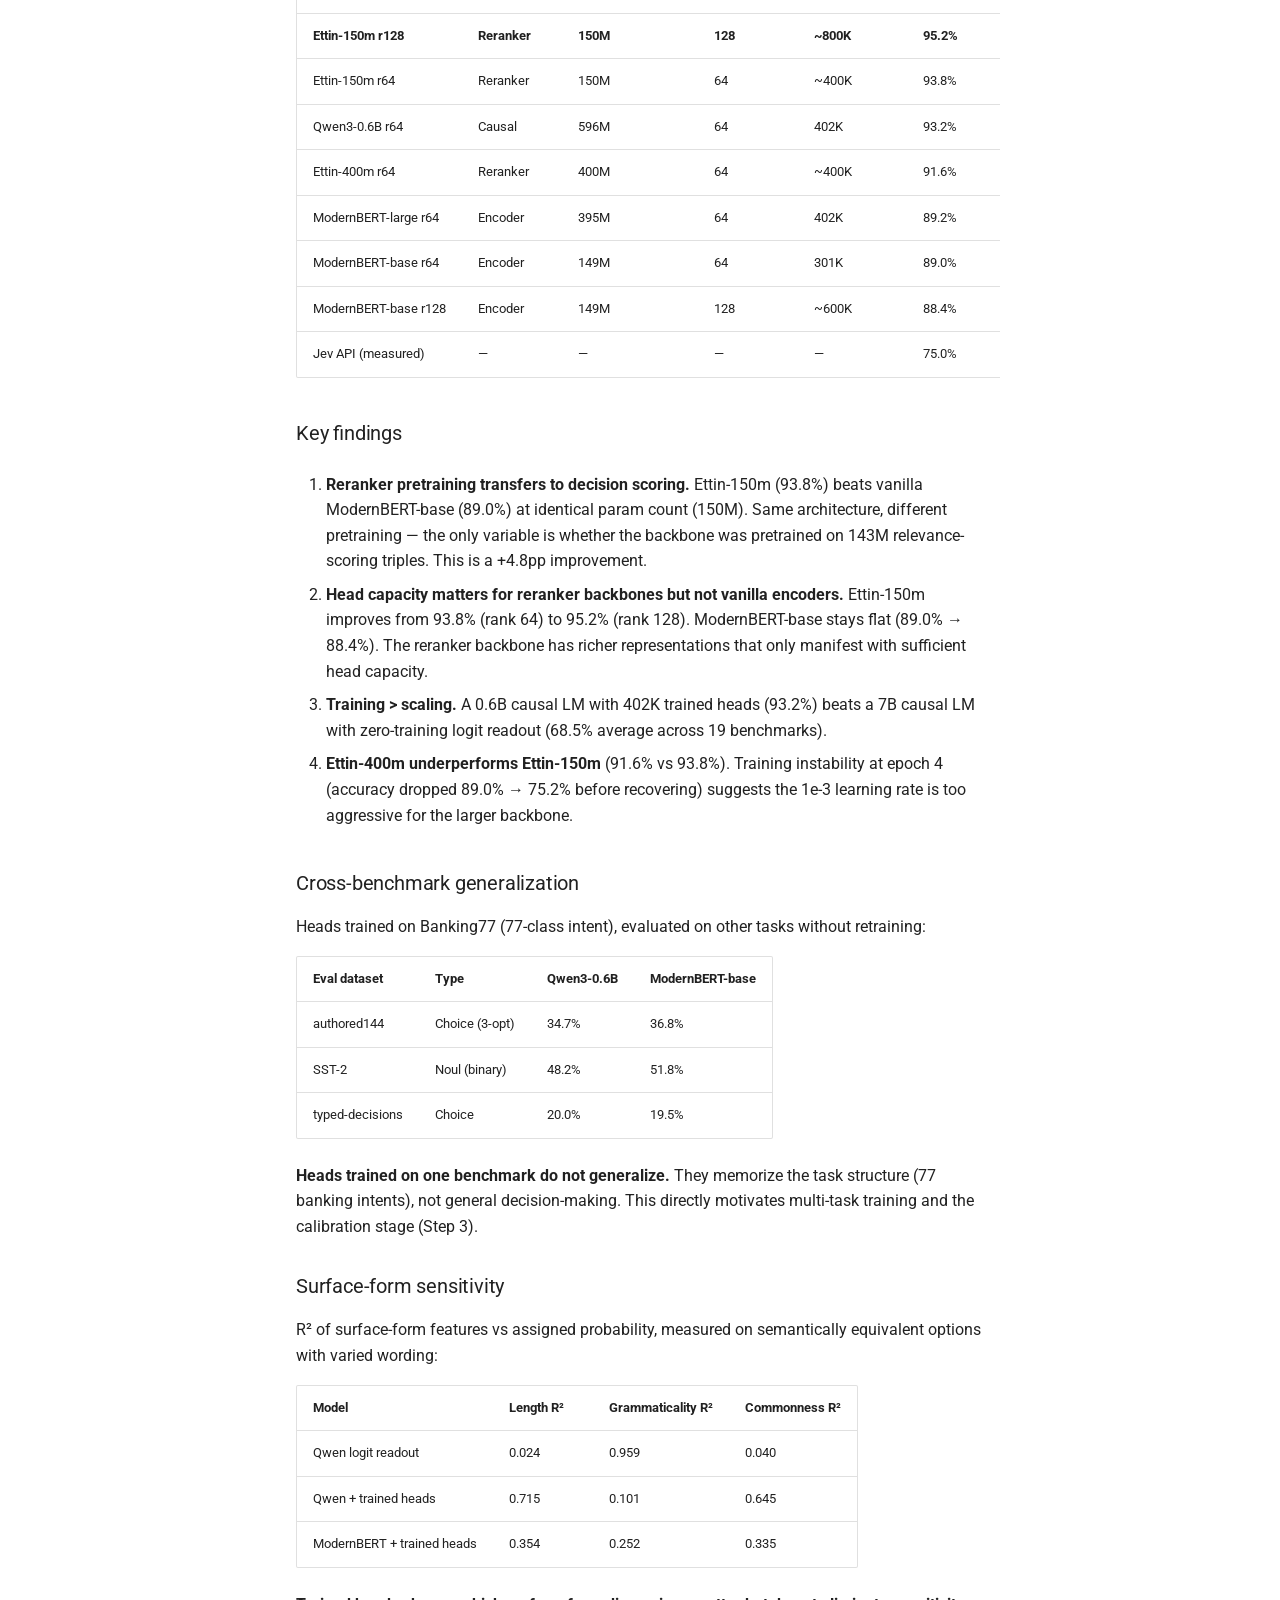
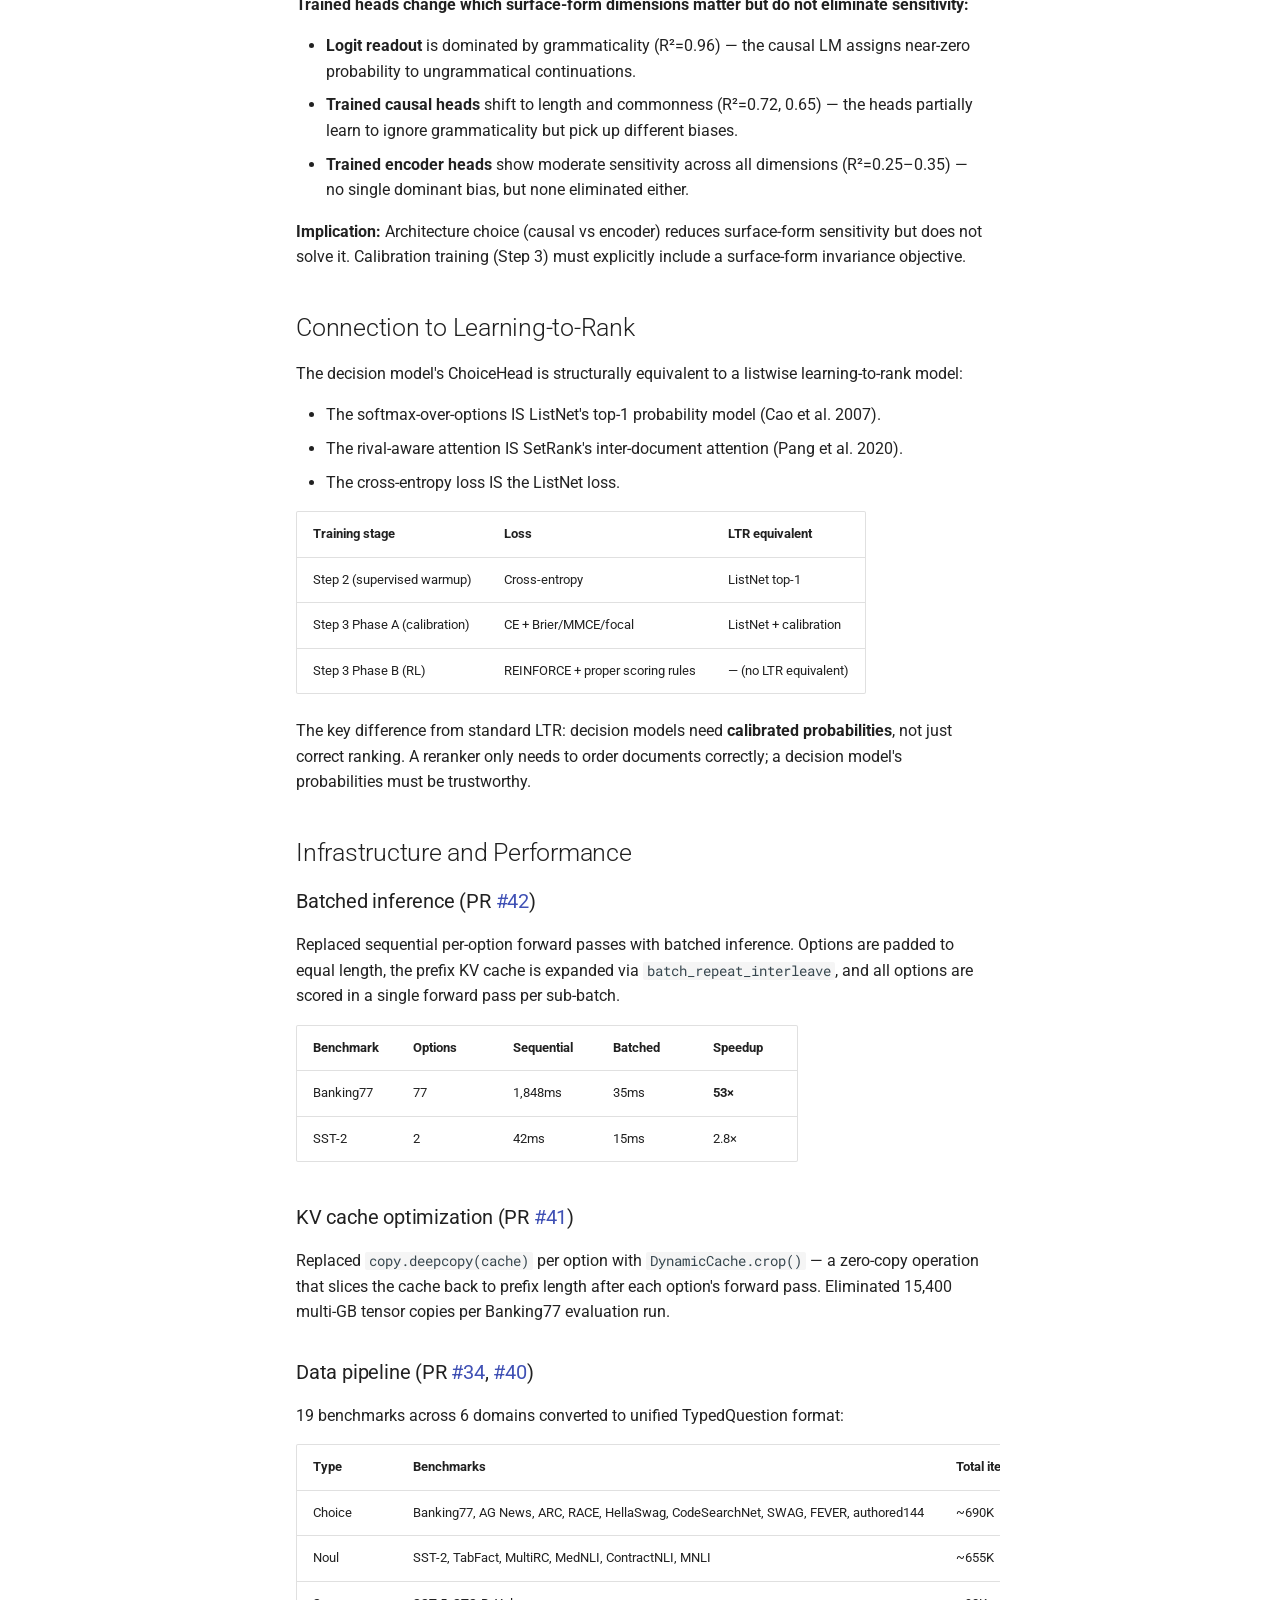
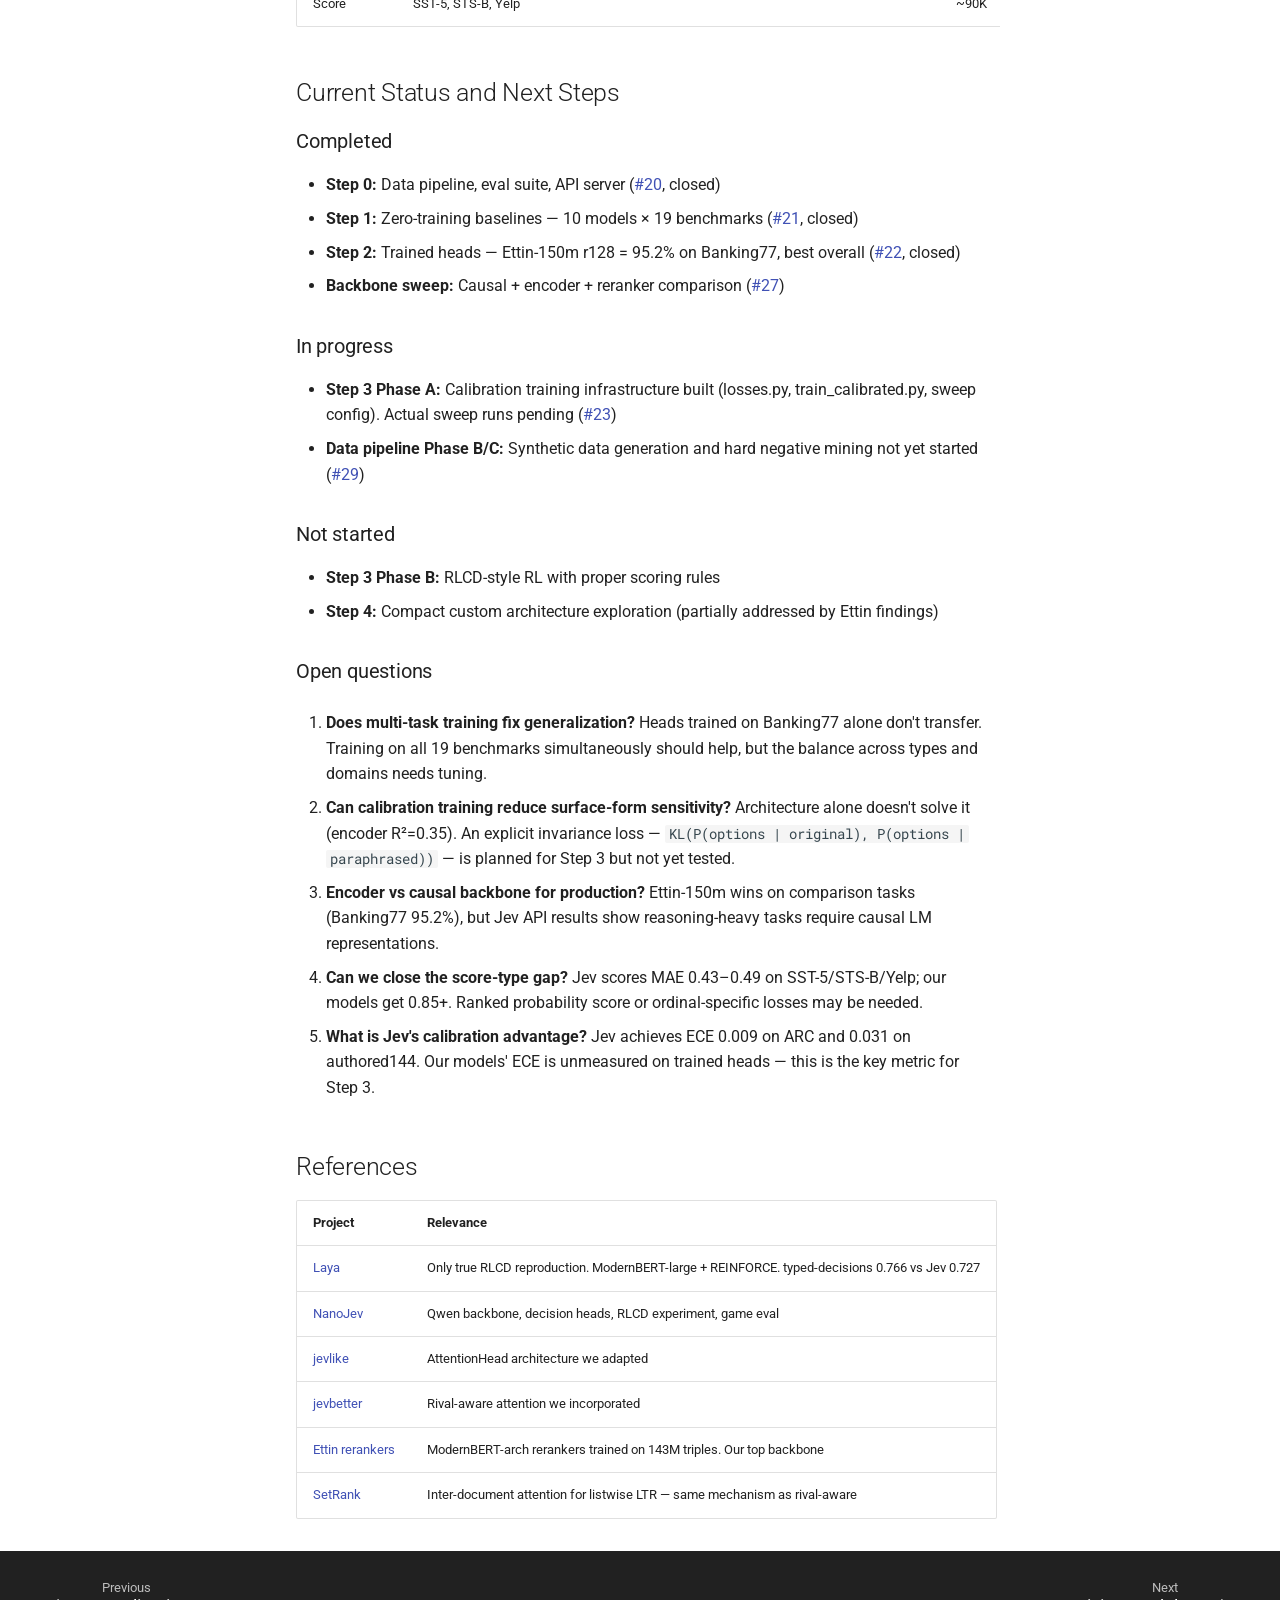
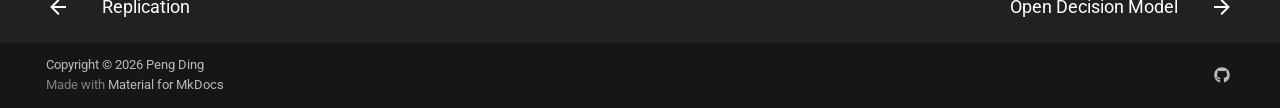
<file: replication/results/index.html>
<!doctype html>
<html lang="en" class="no-js">
  <head>
    
      <meta charset="utf-8">
      <meta name="viewport" content="width=device-width,initial-scale=1">
      
        <meta name="description" content="Probing, analysis, and open replication of TypeSafe.ai's Jev System One model">
      
      
        <meta name="author" content="Peng Ding">
      
      
        <link rel="canonical" href="https://oaklight.github.io/jev-explore-site/replication/results/">
      
      
        <link rel="prev" href="../">
      
      
        <link rel="next" href="../model/">
      
      
        
      
      
      <link rel="icon" href="../../assets/images/favicon.png">
      <meta name="generator" content="mkdocs-1.6.1, mkdocs-material-9.7.7">
    
    
      
        <title>Results - jev-explore</title>
      
    
    
      <link rel="stylesheet" href="../../assets/stylesheets/main.ec1eaa64.min.css">
      
        
        <link rel="stylesheet" href="../../assets/stylesheets/palette.ab4e12ef.min.css">
      
      


    
    
      
    
    
      
        
        
        <link rel="preconnect" href="https://fonts.gstatic.com" crossorigin>
        <link rel="stylesheet" href="https://fonts.googleapis.com/css?family=Roboto:300,300i,400,400i,700,700i%7CRoboto+Mono:400,400i,700,700i&display=fallback">
        <style>:root{--md-text-font:"Roboto";--md-code-font:"Roboto Mono"}</style>
      
    
    
      <link rel="stylesheet" href="../../stylesheets/extra.css">
    
    <script>__md_scope=new URL("../..",location),__md_hash=e=>[...e].reduce(((e,_)=>(e<<5)-e+_.charCodeAt(0)),0),__md_get=(e,_=localStorage,t=__md_scope)=>JSON.parse(_.getItem(t.pathname+"."+e)),__md_set=(e,_,t=localStorage,a=__md_scope)=>{try{t.setItem(a.pathname+"."+e,JSON.stringify(_))}catch(e){}}</script>
    
      

    
    
  </head>
  
  
    
    
      
    
    
    
    
    <body dir="ltr" data-md-color-scheme="default" data-md-color-primary="indigo" data-md-color-accent="indigo">
  
    
    <input class="md-toggle" data-md-toggle="drawer" type="checkbox" id="__drawer" autocomplete="off">
    <input class="md-toggle" data-md-toggle="search" type="checkbox" id="__search" autocomplete="off">
    <label class="md-overlay" for="__drawer"></label>
    <div data-md-component="skip">
      
        
        <a href="#model-replication-findings-and-results" class="md-skip">
          Skip to content
        </a>
      
    </div>
    <div data-md-component="announce">
      
    </div>
    
    
      

<header class="md-header" data-md-component="header">
  <nav class="md-header__inner md-grid" aria-label="Header">
    <a href="../.." title="jev-explore" class="md-header__button md-logo" aria-label="jev-explore" data-md-component="logo">
      
  
  <svg xmlns="http://www.w3.org/2000/svg" viewBox="0 0 24 24"><path d="M12 8a3 3 0 0 0 3-3 3 3 0 0 0-3-3 3 3 0 0 0-3 3 3 3 0 0 0 3 3m0 3.54C9.64 9.35 6.5 8 3 8v11c3.5 0 6.64 1.35 9 3.54 2.36-2.19 5.5-3.54 9-3.54V8c-3.5 0-6.64 1.35-9 3.54"/></svg>

    </a>
    <label class="md-header__button md-icon" for="__drawer">
      
      <svg xmlns="http://www.w3.org/2000/svg" viewBox="0 0 24 24"><path d="M3 6h18v2H3zm0 5h18v2H3zm0 5h18v2H3z"/></svg>
    </label>
    <div class="md-header__title" data-md-component="header-title">
      <div class="md-header__ellipsis">
        <div class="md-header__topic">
          <span class="md-ellipsis">
            jev-explore
          </span>
        </div>
        <div class="md-header__topic" data-md-component="header-topic">
          <span class="md-ellipsis">
            
              Results
            
          </span>
        </div>
      </div>
    </div>
    
      
        <form class="md-header__option" data-md-component="palette">
  
    
    
    
    <input class="md-option" data-md-color-media="(prefers-color-scheme)" data-md-color-scheme="default" data-md-color-primary="indigo" data-md-color-accent="indigo"  aria-label="Switch to light mode"  type="radio" name="__palette" id="__palette_0">
    
      <label class="md-header__button md-icon" title="Switch to light mode" for="__palette_1" hidden>
        <svg xmlns="http://www.w3.org/2000/svg" viewBox="0 0 24 24"><path d="m14.3 16-.7-2h-3.2l-.7 2H7.8L11 7h2l3.2 9zM20 8.69V4h-4.69L12 .69 8.69 4H4v4.69L.69 12 4 15.31V20h4.69L12 23.31 15.31 20H20v-4.69L23.31 12zm-9.15 3.96h2.3L12 9z"/></svg>
      </label>
    
  
    
    
    
    <input class="md-option" data-md-color-media="(prefers-color-scheme: light)" data-md-color-scheme="default" data-md-color-primary="indigo" data-md-color-accent="indigo"  aria-label="Switch to dark mode"  type="radio" name="__palette" id="__palette_1">
    
      <label class="md-header__button md-icon" title="Switch to dark mode" for="__palette_2" hidden>
        <svg xmlns="http://www.w3.org/2000/svg" viewBox="0 0 24 24"><path d="M12 8a4 4 0 0 0-4 4 4 4 0 0 0 4 4 4 4 0 0 0 4-4 4 4 0 0 0-4-4m0 10a6 6 0 0 1-6-6 6 6 0 0 1 6-6 6 6 0 0 1 6 6 6 6 0 0 1-6 6m8-9.31V4h-4.69L12 .69 8.69 4H4v4.69L.69 12 4 15.31V20h4.69L12 23.31 15.31 20H20v-4.69L23.31 12z"/></svg>
      </label>
    
  
    
    
    
    <input class="md-option" data-md-color-media="(prefers-color-scheme: dark)" data-md-color-scheme="slate" data-md-color-primary="indigo" data-md-color-accent="indigo"  aria-label="Switch to system preference"  type="radio" name="__palette" id="__palette_2">
    
      <label class="md-header__button md-icon" title="Switch to system preference" for="__palette_0" hidden>
        <svg xmlns="http://www.w3.org/2000/svg" viewBox="0 0 24 24"><path d="M12 18c-.89 0-1.74-.2-2.5-.55C11.56 16.5 13 14.42 13 12s-1.44-4.5-3.5-5.45C10.26 6.2 11.11 6 12 6a6 6 0 0 1 6 6 6 6 0 0 1-6 6m8-9.31V4h-4.69L12 .69 8.69 4H4v4.69L.69 12 4 15.31V20h4.69L12 23.31 15.31 20H20v-4.69L23.31 12z"/></svg>
      </label>
    
  
</form>
      
    
    
      <script>var palette=__md_get("__palette");if(palette&&palette.color){if("(prefers-color-scheme)"===palette.color.media){var media=matchMedia("(prefers-color-scheme: light)"),input=document.querySelector(media.matches?"[data-md-color-media='(prefers-color-scheme: light)']":"[data-md-color-media='(prefers-color-scheme: dark)']");palette.color.media=input.getAttribute("data-md-color-media"),palette.color.scheme=input.getAttribute("data-md-color-scheme"),palette.color.primary=input.getAttribute("data-md-color-primary"),palette.color.accent=input.getAttribute("data-md-color-accent")}for(var[key,value]of Object.entries(palette.color))document.body.setAttribute("data-md-color-"+key,value)}</script>
    
    
    
      
      
        <label class="md-header__button md-icon" for="__search">
          
          <svg xmlns="http://www.w3.org/2000/svg" viewBox="0 0 24 24"><path d="M9.5 3A6.5 6.5 0 0 1 16 9.5c0 1.61-.59 3.09-1.56 4.23l.27.27h.79l5 5-1.5 1.5-5-5v-.79l-.27-.27A6.52 6.52 0 0 1 9.5 16 6.5 6.5 0 0 1 3 9.5 6.5 6.5 0 0 1 9.5 3m0 2C7 5 5 7 5 9.5S7 14 9.5 14 14 12 14 9.5 12 5 9.5 5"/></svg>
        </label>
        <div class="md-search" data-md-component="search" role="dialog">
  <label class="md-search__overlay" for="__search"></label>
  <div class="md-search__inner" role="search">
    <form class="md-search__form" name="search">
      <input type="text" class="md-search__input" name="query" aria-label="Search" placeholder="Search" autocapitalize="off" autocorrect="off" autocomplete="off" spellcheck="false" data-md-component="search-query" required>
      <label class="md-search__icon md-icon" for="__search">
        
        <svg xmlns="http://www.w3.org/2000/svg" viewBox="0 0 24 24"><path d="M9.5 3A6.5 6.5 0 0 1 16 9.5c0 1.61-.59 3.09-1.56 4.23l.27.27h.79l5 5-1.5 1.5-5-5v-.79l-.27-.27A6.52 6.52 0 0 1 9.5 16 6.5 6.5 0 0 1 3 9.5 6.5 6.5 0 0 1 9.5 3m0 2C7 5 5 7 5 9.5S7 14 9.5 14 14 12 14 9.5 12 5 9.5 5"/></svg>
        
        <svg xmlns="http://www.w3.org/2000/svg" viewBox="0 0 24 24"><path d="M20 11v2H8l5.5 5.5-1.42 1.42L4.16 12l7.92-7.92L13.5 5.5 8 11z"/></svg>
      </label>
      <nav class="md-search__options" aria-label="Search">
        
        <button type="reset" class="md-search__icon md-icon" title="Clear" aria-label="Clear" tabindex="-1">
          
          <svg xmlns="http://www.w3.org/2000/svg" viewBox="0 0 24 24"><path d="M19 6.41 17.59 5 12 10.59 6.41 5 5 6.41 10.59 12 5 17.59 6.41 19 12 13.41 17.59 19 19 17.59 13.41 12z"/></svg>
        </button>
      </nav>
      
        <div class="md-search__suggest" data-md-component="search-suggest"></div>
      
    </form>
    <div class="md-search__output">
      <div class="md-search__scrollwrap" tabindex="0" data-md-scrollfix>
        <div class="md-search-result" data-md-component="search-result">
          <div class="md-search-result__meta">
            Initializing search
          </div>
          <ol class="md-search-result__list" role="presentation"></ol>
        </div>
      </div>
    </div>
  </div>
</div>
      
    
    
      <div class="md-header__source">
        <a href="https://github.com/Oaklight/jev-explore" title="Go to repository" class="md-source" data-md-component="source">
  <div class="md-source__icon md-icon">
    
    <svg xmlns="http://www.w3.org/2000/svg" viewBox="0 0 448 512"><!--! Font Awesome Free 7.1.0 by @fontawesome - https://fontawesome.com License - https://fontawesome.com/license/free (Icons: CC BY 4.0, Fonts: SIL OFL 1.1, Code: MIT License) Copyright 2025 Fonticons, Inc.--><path d="M439.6 236.1 244 40.5c-5.4-5.5-12.8-8.5-20.4-8.5s-15 3-20.4 8.4L162.5 81l51.5 51.5c27.1-9.1 52.7 16.8 43.4 43.7l49.7 49.7c34.2-11.8 61.2 31 35.5 56.7-26.5 26.5-70.2-2.9-56-37.3L240.3 199v121.9c25.3 12.5 22.3 41.8 9.1 55-6.4 6.4-15.2 10.1-24.3 10.1s-17.8-3.6-24.3-10.1c-17.6-17.6-11.1-46.9 11.2-56v-123c-20.8-8.5-24.6-30.7-18.6-45L142.6 101 8.5 235.1C3 240.6 0 247.9 0 255.5s3 15 8.5 20.4l195.6 195.7c5.4 5.4 12.7 8.4 20.4 8.4s15-3 20.4-8.4l194.7-194.7c5.4-5.4 8.4-12.8 8.4-20.4s-3-15-8.4-20.4"/></svg>
  </div>
  <div class="md-source__repository">
    Oaklight/jev-explore
  </div>
</a>
      </div>
    
  </nav>
  
</header>
    
    <div class="md-container" data-md-component="container">
      
      
        
          
            
<nav class="md-tabs" aria-label="Tabs" data-md-component="tabs">
  <div class="md-grid">
    <ul class="md-tabs__list">
      
        
  
  
  
  
    <li class="md-tabs__item">
      <a href="../.." class="md-tabs__link">
        
  
  
    
  
  Home

      </a>
    </li>
  

      
        
  
  
  
  
    <li class="md-tabs__item">
      <a href="../../overview/" class="md-tabs__link">
        
  
  
    
  
  Overview

      </a>
    </li>
  

      
        
  
  
  
  
    
    
      <li class="md-tabs__item">
        <a href="../../probing/" class="md-tabs__link">
          
  
  
    
  
  Probing

        </a>
      </li>
    
  

      
        
  
  
  
    
  
  
    
    
      <li class="md-tabs__item md-tabs__item--active">
        <a href="../" class="md-tabs__link">
          
  
  
    
  
  Replication

        </a>
      </li>
    
  

      
    </ul>
  </div>
</nav>
          
        
      
      <main class="md-main" data-md-component="main">
        <div class="md-main__inner md-grid">
          
            
              
              <div class="md-sidebar md-sidebar--primary" data-md-component="sidebar" data-md-type="navigation" >
                <div class="md-sidebar__scrollwrap">
                  <div class="md-sidebar__inner">
                    


  


<nav class="md-nav md-nav--primary md-nav--lifted" aria-label="Navigation" data-md-level="0">
  <label class="md-nav__title" for="__drawer">
    <a href="../.." title="jev-explore" class="md-nav__button md-logo" aria-label="jev-explore" data-md-component="logo">
      
  
  <svg xmlns="http://www.w3.org/2000/svg" viewBox="0 0 24 24"><path d="M12 8a3 3 0 0 0 3-3 3 3 0 0 0-3-3 3 3 0 0 0-3 3 3 3 0 0 0 3 3m0 3.54C9.64 9.35 6.5 8 3 8v11c3.5 0 6.64 1.35 9 3.54 2.36-2.19 5.5-3.54 9-3.54V8c-3.5 0-6.64 1.35-9 3.54"/></svg>

    </a>
    jev-explore
  </label>
  
    <div class="md-nav__source">
      <a href="https://github.com/Oaklight/jev-explore" title="Go to repository" class="md-source" data-md-component="source">
  <div class="md-source__icon md-icon">
    
    <svg xmlns="http://www.w3.org/2000/svg" viewBox="0 0 448 512"><!--! Font Awesome Free 7.1.0 by @fontawesome - https://fontawesome.com License - https://fontawesome.com/license/free (Icons: CC BY 4.0, Fonts: SIL OFL 1.1, Code: MIT License) Copyright 2025 Fonticons, Inc.--><path d="M439.6 236.1 244 40.5c-5.4-5.5-12.8-8.5-20.4-8.5s-15 3-20.4 8.4L162.5 81l51.5 51.5c27.1-9.1 52.7 16.8 43.4 43.7l49.7 49.7c34.2-11.8 61.2 31 35.5 56.7-26.5 26.5-70.2-2.9-56-37.3L240.3 199v121.9c25.3 12.5 22.3 41.8 9.1 55-6.4 6.4-15.2 10.1-24.3 10.1s-17.8-3.6-24.3-10.1c-17.6-17.6-11.1-46.9 11.2-56v-123c-20.8-8.5-24.6-30.7-18.6-45L142.6 101 8.5 235.1C3 240.6 0 247.9 0 255.5s3 15 8.5 20.4l195.6 195.7c5.4 5.4 12.7 8.4 20.4 8.4s15-3 20.4-8.4l194.7-194.7c5.4-5.4 8.4-12.8 8.4-20.4s-3-15-8.4-20.4"/></svg>
  </div>
  <div class="md-source__repository">
    Oaklight/jev-explore
  </div>
</a>
    </div>
  
  <ul class="md-nav__list" data-md-scrollfix>
    
      
      
  
  
  
  
    <li class="md-nav__item">
      <a href="../.." class="md-nav__link">
        
  
  
  <span class="md-ellipsis">
    
  
    Home
  

    
  </span>
  
  

      </a>
    </li>
  

    
      
      
  
  
  
  
    <li class="md-nav__item">
      <a href="../../overview/" class="md-nav__link">
        
  
  
  <span class="md-ellipsis">
    
  
    Overview
  

    
  </span>
  
  

      </a>
    </li>
  

    
      
      
  
  
  
  
    
    
      
        
          
        
      
        
      
        
      
    
    
    
      
      
        
      
    
    
    <li class="md-nav__item md-nav__item--nested">
      
        
        
        <input class="md-nav__toggle md-toggle " type="checkbox" id="__nav_3" >
        
          
          <div class="md-nav__link md-nav__container">
            <a href="../../probing/" class="md-nav__link ">
              
  
  
  <span class="md-ellipsis">
    
  
    Probing
  

    
  </span>
  
  

            </a>
            
              
              <label class="md-nav__link " for="__nav_3" id="__nav_3_label" tabindex="0">
                <span class="md-nav__icon md-icon"></span>
              </label>
            
          </div>
        
        <nav class="md-nav" data-md-level="1" aria-labelledby="__nav_3_label" aria-expanded="false">
          <label class="md-nav__title" for="__nav_3">
            <span class="md-nav__icon md-icon"></span>
            
  
    Probing
  

          </label>
          <ul class="md-nav__list" data-md-scrollfix>
            
              
            
              
                
  
  
  
  
    <li class="md-nav__item">
      <a href="../../probing/api-testing/" class="md-nav__link">
        
  
  
  <span class="md-ellipsis">
    
  
    API Testing
  

    
  </span>
  
  

      </a>
    </li>
  

              
            
              
                
  
  
  
  
    <li class="md-nav__item">
      <a href="../../probing/architecture/" class="md-nav__link">
        
  
  
  <span class="md-ellipsis">
    
  
    Architecture Analysis
  

    
  </span>
  
  

      </a>
    </li>
  

              
            
          </ul>
        </nav>
      
    </li>
  

    
      
      
  
  
    
  
  
  
    
    
      
        
          
        
      
        
      
        
      
    
    
    
      
        
        
      
      
        
      
    
    
    <li class="md-nav__item md-nav__item--active md-nav__item--section md-nav__item--nested">
      
        
        
        <input class="md-nav__toggle md-toggle " type="checkbox" id="__nav_4" checked>
        
          
          <div class="md-nav__link md-nav__container">
            <a href="../" class="md-nav__link ">
              
  
  
  <span class="md-ellipsis">
    
  
    Replication
  

    
  </span>
  
  

            </a>
            
              
              <label class="md-nav__link " for="__nav_4" id="__nav_4_label" tabindex="">
                <span class="md-nav__icon md-icon"></span>
              </label>
            
          </div>
        
        <nav class="md-nav" data-md-level="1" aria-labelledby="__nav_4_label" aria-expanded="true">
          <label class="md-nav__title" for="__nav_4">
            <span class="md-nav__icon md-icon"></span>
            
  
    Replication
  

          </label>
          <ul class="md-nav__list" data-md-scrollfix>
            
              
            
              
                
  
  
    
  
  
  
    <li class="md-nav__item md-nav__item--active">
      
      <input class="md-nav__toggle md-toggle" type="checkbox" id="__toc">
      
      
        
      
      
        <label class="md-nav__link md-nav__link--active" for="__toc">
          
  
  
  <span class="md-ellipsis">
    
  
    Results
  

    
  </span>
  
  

          <span class="md-nav__icon md-icon"></span>
        </label>
      
      <a href="./" class="md-nav__link md-nav__link--active">
        
  
  
  <span class="md-ellipsis">
    
  
    Results
  

    
  </span>
  
  

      </a>
      
        

<nav class="md-nav md-nav--secondary" aria-label="Table of contents">
  
  
  
    
  
  
    <label class="md-nav__title" for="__toc">
      <span class="md-nav__icon md-icon"></span>
      Table of contents
    </label>
    <ul class="md-nav__list" data-md-component="toc" data-md-scrollfix>
      
        <li class="md-nav__item">
  <a href="#overview" class="md-nav__link">
    <span class="md-ellipsis">
      
        Overview
      
    </span>
  </a>
  
</li>
      
        <li class="md-nav__item">
  <a href="#step-1-zero-training-baselines" class="md-nav__link">
    <span class="md-ellipsis">
      
        Step 1: Zero-Training Baselines
      
    </span>
  </a>
  
    <nav class="md-nav" aria-label="Step 1: Zero-Training Baselines">
      <ul class="md-nav__list">
        
          <li class="md-nav__item">
  <a href="#approach" class="md-nav__link">
    <span class="md-ellipsis">
      
        Approach
      
    </span>
  </a>
  
</li>
        
          <li class="md-nav__item">
  <a href="#results-19-benchmarks-10-models" class="md-nav__link">
    <span class="md-ellipsis">
      
        Results: 19 benchmarks × 10 models
      
    </span>
  </a>
  
</li>
        
          <li class="md-nav__item">
  <a href="#key-findings" class="md-nav__link">
    <span class="md-ellipsis">
      
        Key findings
      
    </span>
  </a>
  
</li>
        
          <li class="md-nav__item">
  <a href="#latency-batched-inference-h200-bf16" class="md-nav__link">
    <span class="md-ellipsis">
      
        Latency (batched inference, H200 bf16)
      
    </span>
  </a>
  
</li>
        
          <li class="md-nav__item">
  <a href="#measured-jev-api-latency-for-comparison" class="md-nav__link">
    <span class="md-ellipsis">
      
        Measured Jev API latency (for comparison)
      
    </span>
  </a>
  
</li>
        
      </ul>
    </nav>
  
</li>
      
        <li class="md-nav__item">
  <a href="#jev-api-benchmark-results" class="md-nav__link">
    <span class="md-ellipsis">
      
        Jev API Benchmark Results
      
    </span>
  </a>
  
    <nav class="md-nav" aria-label="Jev API Benchmark Results">
      <ul class="md-nav__list">
        
          <li class="md-nav__item">
  <a href="#full-results" class="md-nav__link">
    <span class="md-ellipsis">
      
        Full results
      
    </span>
  </a>
  
</li>
        
          <li class="md-nav__item">
  <a href="#key-observations" class="md-nav__link">
    <span class="md-ellipsis">
      
        Key observations
      
    </span>
  </a>
  
</li>
        
          <li class="md-nav__item">
  <a href="#implications-for-training-strategy" class="md-nav__link">
    <span class="md-ellipsis">
      
        Implications for training strategy
      
    </span>
  </a>
  
</li>
        
      </ul>
    </nav>
  
</li>
      
        <li class="md-nav__item">
  <a href="#step-2-trained-decision-heads" class="md-nav__link">
    <span class="md-ellipsis">
      
        Step 2: Trained Decision Heads
      
    </span>
  </a>
  
    <nav class="md-nav" aria-label="Step 2: Trained Decision Heads">
      <ul class="md-nav__list">
        
          <li class="md-nav__item">
  <a href="#architecture" class="md-nav__link">
    <span class="md-ellipsis">
      
        Architecture
      
    </span>
  </a>
  
</li>
        
          <li class="md-nav__item">
  <a href="#training-protocol" class="md-nav__link">
    <span class="md-ellipsis">
      
        Training protocol
      
    </span>
  </a>
  
</li>
        
          <li class="md-nav__item">
  <a href="#results-banking77-in-domain-accuracy" class="md-nav__link">
    <span class="md-ellipsis">
      
        Results: Banking77 in-domain accuracy
      
    </span>
  </a>
  
</li>
        
          <li class="md-nav__item">
  <a href="#key-findings_1" class="md-nav__link">
    <span class="md-ellipsis">
      
        Key findings
      
    </span>
  </a>
  
</li>
        
          <li class="md-nav__item">
  <a href="#cross-benchmark-generalization" class="md-nav__link">
    <span class="md-ellipsis">
      
        Cross-benchmark generalization
      
    </span>
  </a>
  
</li>
        
          <li class="md-nav__item">
  <a href="#surface-form-sensitivity" class="md-nav__link">
    <span class="md-ellipsis">
      
        Surface-form sensitivity
      
    </span>
  </a>
  
</li>
        
      </ul>
    </nav>
  
</li>
      
        <li class="md-nav__item">
  <a href="#connection-to-learning-to-rank" class="md-nav__link">
    <span class="md-ellipsis">
      
        Connection to Learning-to-Rank
      
    </span>
  </a>
  
</li>
      
        <li class="md-nav__item">
  <a href="#infrastructure-and-performance" class="md-nav__link">
    <span class="md-ellipsis">
      
        Infrastructure and Performance
      
    </span>
  </a>
  
    <nav class="md-nav" aria-label="Infrastructure and Performance">
      <ul class="md-nav__list">
        
          <li class="md-nav__item">
  <a href="#batched-inference-pr-42" class="md-nav__link">
    <span class="md-ellipsis">
      
        Batched inference (PR #42)
      
    </span>
  </a>
  
</li>
        
          <li class="md-nav__item">
  <a href="#kv-cache-optimization-pr-41" class="md-nav__link">
    <span class="md-ellipsis">
      
        KV cache optimization (PR #41)
      
    </span>
  </a>
  
</li>
        
          <li class="md-nav__item">
  <a href="#data-pipeline-pr-34-40" class="md-nav__link">
    <span class="md-ellipsis">
      
        Data pipeline (PR #34, #40)
      
    </span>
  </a>
  
</li>
        
      </ul>
    </nav>
  
</li>
      
        <li class="md-nav__item">
  <a href="#current-status-and-next-steps" class="md-nav__link">
    <span class="md-ellipsis">
      
        Current Status and Next Steps
      
    </span>
  </a>
  
    <nav class="md-nav" aria-label="Current Status and Next Steps">
      <ul class="md-nav__list">
        
          <li class="md-nav__item">
  <a href="#completed" class="md-nav__link">
    <span class="md-ellipsis">
      
        Completed
      
    </span>
  </a>
  
</li>
        
          <li class="md-nav__item">
  <a href="#in-progress" class="md-nav__link">
    <span class="md-ellipsis">
      
        In progress
      
    </span>
  </a>
  
</li>
        
          <li class="md-nav__item">
  <a href="#not-started" class="md-nav__link">
    <span class="md-ellipsis">
      
        Not started
      
    </span>
  </a>
  
</li>
        
          <li class="md-nav__item">
  <a href="#open-questions" class="md-nav__link">
    <span class="md-ellipsis">
      
        Open questions
      
    </span>
  </a>
  
</li>
        
      </ul>
    </nav>
  
</li>
      
        <li class="md-nav__item">
  <a href="#references" class="md-nav__link">
    <span class="md-ellipsis">
      
        References
      
    </span>
  </a>
  
</li>
      
    </ul>
  
</nav>
      
    </li>
  

              
            
              
                
  
  
  
  
    <li class="md-nav__item">
      <a href="../model/" class="md-nav__link">
        
  
  
  <span class="md-ellipsis">
    
  
    Open Decision Model
  

    
  </span>
  
  

      </a>
    </li>
  

              
            
          </ul>
        </nav>
      
    </li>
  

    
  </ul>
</nav>
                  </div>
                </div>
              </div>
            
            
              
              <div class="md-sidebar md-sidebar--secondary" data-md-component="sidebar" data-md-type="toc" >
                <div class="md-sidebar__scrollwrap">
                  <div class="md-sidebar__inner">
                    

<nav class="md-nav md-nav--secondary" aria-label="Table of contents">
  
  
  
    
  
  
    <label class="md-nav__title" for="__toc">
      <span class="md-nav__icon md-icon"></span>
      Table of contents
    </label>
    <ul class="md-nav__list" data-md-component="toc" data-md-scrollfix>
      
        <li class="md-nav__item">
  <a href="#overview" class="md-nav__link">
    <span class="md-ellipsis">
      
        Overview
      
    </span>
  </a>
  
</li>
      
        <li class="md-nav__item">
  <a href="#step-1-zero-training-baselines" class="md-nav__link">
    <span class="md-ellipsis">
      
        Step 1: Zero-Training Baselines
      
    </span>
  </a>
  
    <nav class="md-nav" aria-label="Step 1: Zero-Training Baselines">
      <ul class="md-nav__list">
        
          <li class="md-nav__item">
  <a href="#approach" class="md-nav__link">
    <span class="md-ellipsis">
      
        Approach
      
    </span>
  </a>
  
</li>
        
          <li class="md-nav__item">
  <a href="#results-19-benchmarks-10-models" class="md-nav__link">
    <span class="md-ellipsis">
      
        Results: 19 benchmarks × 10 models
      
    </span>
  </a>
  
</li>
        
          <li class="md-nav__item">
  <a href="#key-findings" class="md-nav__link">
    <span class="md-ellipsis">
      
        Key findings
      
    </span>
  </a>
  
</li>
        
          <li class="md-nav__item">
  <a href="#latency-batched-inference-h200-bf16" class="md-nav__link">
    <span class="md-ellipsis">
      
        Latency (batched inference, H200 bf16)
      
    </span>
  </a>
  
</li>
        
          <li class="md-nav__item">
  <a href="#measured-jev-api-latency-for-comparison" class="md-nav__link">
    <span class="md-ellipsis">
      
        Measured Jev API latency (for comparison)
      
    </span>
  </a>
  
</li>
        
      </ul>
    </nav>
  
</li>
      
        <li class="md-nav__item">
  <a href="#jev-api-benchmark-results" class="md-nav__link">
    <span class="md-ellipsis">
      
        Jev API Benchmark Results
      
    </span>
  </a>
  
    <nav class="md-nav" aria-label="Jev API Benchmark Results">
      <ul class="md-nav__list">
        
          <li class="md-nav__item">
  <a href="#full-results" class="md-nav__link">
    <span class="md-ellipsis">
      
        Full results
      
    </span>
  </a>
  
</li>
        
          <li class="md-nav__item">
  <a href="#key-observations" class="md-nav__link">
    <span class="md-ellipsis">
      
        Key observations
      
    </span>
  </a>
  
</li>
        
          <li class="md-nav__item">
  <a href="#implications-for-training-strategy" class="md-nav__link">
    <span class="md-ellipsis">
      
        Implications for training strategy
      
    </span>
  </a>
  
</li>
        
      </ul>
    </nav>
  
</li>
      
        <li class="md-nav__item">
  <a href="#step-2-trained-decision-heads" class="md-nav__link">
    <span class="md-ellipsis">
      
        Step 2: Trained Decision Heads
      
    </span>
  </a>
  
    <nav class="md-nav" aria-label="Step 2: Trained Decision Heads">
      <ul class="md-nav__list">
        
          <li class="md-nav__item">
  <a href="#architecture" class="md-nav__link">
    <span class="md-ellipsis">
      
        Architecture
      
    </span>
  </a>
  
</li>
        
          <li class="md-nav__item">
  <a href="#training-protocol" class="md-nav__link">
    <span class="md-ellipsis">
      
        Training protocol
      
    </span>
  </a>
  
</li>
        
          <li class="md-nav__item">
  <a href="#results-banking77-in-domain-accuracy" class="md-nav__link">
    <span class="md-ellipsis">
      
        Results: Banking77 in-domain accuracy
      
    </span>
  </a>
  
</li>
        
          <li class="md-nav__item">
  <a href="#key-findings_1" class="md-nav__link">
    <span class="md-ellipsis">
      
        Key findings
      
    </span>
  </a>
  
</li>
        
          <li class="md-nav__item">
  <a href="#cross-benchmark-generalization" class="md-nav__link">
    <span class="md-ellipsis">
      
        Cross-benchmark generalization
      
    </span>
  </a>
  
</li>
        
          <li class="md-nav__item">
  <a href="#surface-form-sensitivity" class="md-nav__link">
    <span class="md-ellipsis">
      
        Surface-form sensitivity
      
    </span>
  </a>
  
</li>
        
      </ul>
    </nav>
  
</li>
      
        <li class="md-nav__item">
  <a href="#connection-to-learning-to-rank" class="md-nav__link">
    <span class="md-ellipsis">
      
        Connection to Learning-to-Rank
      
    </span>
  </a>
  
</li>
      
        <li class="md-nav__item">
  <a href="#infrastructure-and-performance" class="md-nav__link">
    <span class="md-ellipsis">
      
        Infrastructure and Performance
      
    </span>
  </a>
  
    <nav class="md-nav" aria-label="Infrastructure and Performance">
      <ul class="md-nav__list">
        
          <li class="md-nav__item">
  <a href="#batched-inference-pr-42" class="md-nav__link">
    <span class="md-ellipsis">
      
        Batched inference (PR #42)
      
    </span>
  </a>
  
</li>
        
          <li class="md-nav__item">
  <a href="#kv-cache-optimization-pr-41" class="md-nav__link">
    <span class="md-ellipsis">
      
        KV cache optimization (PR #41)
      
    </span>
  </a>
  
</li>
        
          <li class="md-nav__item">
  <a href="#data-pipeline-pr-34-40" class="md-nav__link">
    <span class="md-ellipsis">
      
        Data pipeline (PR #34, #40)
      
    </span>
  </a>
  
</li>
        
      </ul>
    </nav>
  
</li>
      
        <li class="md-nav__item">
  <a href="#current-status-and-next-steps" class="md-nav__link">
    <span class="md-ellipsis">
      
        Current Status and Next Steps
      
    </span>
  </a>
  
    <nav class="md-nav" aria-label="Current Status and Next Steps">
      <ul class="md-nav__list">
        
          <li class="md-nav__item">
  <a href="#completed" class="md-nav__link">
    <span class="md-ellipsis">
      
        Completed
      
    </span>
  </a>
  
</li>
        
          <li class="md-nav__item">
  <a href="#in-progress" class="md-nav__link">
    <span class="md-ellipsis">
      
        In progress
      
    </span>
  </a>
  
</li>
        
          <li class="md-nav__item">
  <a href="#not-started" class="md-nav__link">
    <span class="md-ellipsis">
      
        Not started
      
    </span>
  </a>
  
</li>
        
          <li class="md-nav__item">
  <a href="#open-questions" class="md-nav__link">
    <span class="md-ellipsis">
      
        Open questions
      
    </span>
  </a>
  
</li>
        
      </ul>
    </nav>
  
</li>
      
        <li class="md-nav__item">
  <a href="#references" class="md-nav__link">
    <span class="md-ellipsis">
      
        References
      
    </span>
  </a>
  
</li>
      
    </ul>
  
</nav>
                  </div>
                </div>
              </div>
            
          
          
            <div class="md-content" data-md-component="content">
              
              <article class="md-content__inner md-typeset">
                
                  


  
  


<h1 id="model-replication-findings-and-results">Model Replication: Findings and Results<a class="headerlink" href="#model-replication-findings-and-results" title="Permanent link">&para;</a></h1>
<div class="admonition info">
<p class="admonition-title">Status</p>
<p>Step 2 complete, Step 3 calibration in progress. Epic: <a href="https://github.com/Oaklight/jev-explore/issues/19">#19</a></p>
</div>
<h2 id="overview">Overview<a class="headerlink" href="#overview" title="Permanent link">&para;</a></h2>
<p>This document consolidates findings from our effort to build an open typed decision model reproducing the pipeline identified through <a href="../../probing/architecture/">black-box probing</a> of TypeSafe's Jev:</p>
<div class="language-text highlight"><pre><span></span><code><a id="__codelineno-0-1" name="__codelineno-0-1" href="#__codelineno-0-1"></a>State → shared encoding → per-option token-level scoring → softmax → calibrated probabilities
</code></pre></div>
<p>We evaluated 10 backbone models across 19 benchmarks, trained lightweight decision heads, and tested cross-benchmark generalization and surface-form sensitivity. We then benchmarked the Jev API on the exact same eval suite to get authoritative comparison targets (PR <a href="https://github.com/Oaklight/jev-explore/pull/45">#45</a>, issue <a href="https://github.com/Oaklight/jev-explore/issues/44">#44</a>). The headline results: a 150M reranker-pretrained encoder with trained heads achieves 95.2% on Banking77 (vs Jev's 75.0%), but Jev dominates on reasoning-heavy tasks (ARC 99.0%, RACE 95.5%, authored144 97.9%).</p>
<h2 id="step-1-zero-training-baselines">Step 1: Zero-Training Baselines<a class="headerlink" href="#step-1-zero-training-baselines" title="Permanent link">&para;</a></h2>
<h3 id="approach">Approach<a class="headerlink" href="#approach" title="Permanent link">&para;</a></h3>
<p>Two scoring protocols, no training:</p>
<ul>
<li><strong>Causal LM logit readout (Route B):</strong> Present state + question as a prompt prefix, score each option as a continuation by summing per-token log-probabilities, normalize across options.</li>
<li><strong>Encoder cross-scoring:</strong> Encode (state+question, option) pairs via a cross-encoder and score by embedding similarity (vanilla encoder) or relevance score (reranker).</li>
</ul>
<h3 id="results-19-benchmarks-10-models">Results: 19 benchmarks × 10 models<a class="headerlink" href="#results-19-benchmarks-10-models" title="Permanent link">&para;</a></h3>
<p>Average accuracy ranking across choice + noul benchmarks (200 items per benchmark, H200 bf16):</p>
<table>
<thead>
<tr>
<th>Rank</th>
<th>Model</th>
<th>Params</th>
<th>Type</th>
<th>Avg Accuracy</th>
</tr>
</thead>
<tbody>
<tr>
<td>1</td>
<td>Qwen2.5-7B-Instruct</td>
<td>7B</td>
<td>Causal</td>
<td>68.5%</td>
</tr>
<tr>
<td>2</td>
<td>Phi-4-mini</td>
<td>3.8B</td>
<td>Causal</td>
<td>65.0%</td>
</tr>
<tr>
<td>3</td>
<td><strong>Ettin-400m</strong></td>
<td><strong>400M</strong></td>
<td><strong>Reranker</strong></td>
<td><strong>59.4%</strong></td>
</tr>
<tr>
<td>4</td>
<td>Qwen2.5-1.5B</td>
<td>1.5B</td>
<td>Causal</td>
<td>59.2%</td>
</tr>
<tr>
<td>5</td>
<td>Qwen3-1.7B</td>
<td>1.7B</td>
<td>Causal</td>
<td>54.2%</td>
</tr>
<tr>
<td>6</td>
<td>Ettin-150m</td>
<td>150M</td>
<td>Reranker</td>
<td>53.5%</td>
</tr>
<tr>
<td>7</td>
<td>Qwen2.5-0.5B</td>
<td>0.5B</td>
<td>Causal</td>
<td>53.5%</td>
</tr>
<tr>
<td>8</td>
<td>SmolLM2-1.7B</td>
<td>1.7B</td>
<td>Causal</td>
<td>51.1%</td>
</tr>
<tr>
<td>9</td>
<td>Ettin-68m</td>
<td>68M</td>
<td>Reranker</td>
<td>50.4%</td>
</tr>
<tr>
<td>10</td>
<td>Qwen3-0.6B</td>
<td>0.6B</td>
<td>Causal</td>
<td>47.8%</td>
</tr>
</tbody>
</table>
<p>Vanilla ModernBERT (base/large) scored near random on most benchmarks — embedding-similarity scoring without training is not viable for typed decisions.</p>
<h3 id="key-findings">Key findings<a class="headerlink" href="#key-findings" title="Permanent link">&para;</a></h3>
<ol>
<li>
<p><strong>Reranker pretraining is remarkably effective.</strong> Ettin-400m (400M) matches Qwen2.5-1.5B (1.5B) at 1/4 the params. Cross-encoder relevance scoring naturally maps to option discrimination.</p>
</li>
<li>
<p><strong>Qwen2.5 &gt; Qwen3 at matched scale.</strong> Qwen2.5-1.5B beats Qwen3-1.7B on 12/15 benchmarks. The Qwen3 "thinking" architecture doesn't help for logit readout — its internal reasoning tokens are not exposed in the continuation log-probabilities.</p>
</li>
<li>
<p><strong>Banking77 (77-class) is the hardest discriminator.</strong> All causal models score 0–3% (random = 1.3%) — logit readout completely fails at this cardinality due to surface-form bias. Only Ettin rerankers show meaningful zero-shot discrimination: Ettin-400m (49.0%), Ettin-68m (27.0%).</p>
</li>
<li>
<p><strong>Rerankers underperform on noul.</strong> Binary yes/no scoring via cross-encoder relevance doesn't work well — the "documents" are just "yes" and "no," which don't carry enough semantic signal for relevance matching.</p>
</li>
<li>
<p><strong>CodeSearchNet 100% for rerankers is a length-bias artifact.</strong> The correct code snippet is 2× longer on average than distractors. Rerankers exploit length/lexical overlap rather than semantic understanding.</p>
</li>
</ol>
<h3 id="latency-batched-inference-h200-bf16">Latency (batched inference, H200 bf16)<a class="headerlink" href="#latency-batched-inference-h200-bf16" title="Permanent link">&para;</a></h3>
<table>
<thead>
<tr>
<th>Model</th>
<th>Params</th>
<th>Banking77 (77-opt)</th>
<th>SST-2 (2-opt)</th>
</tr>
</thead>
<tbody>
<tr>
<td>Ettin-68m</td>
<td>68M</td>
<td><strong>29ms</strong></td>
<td>6ms</td>
</tr>
<tr>
<td>Ettin-150m</td>
<td>150M</td>
<td>31ms</td>
<td>6ms</td>
</tr>
<tr>
<td>Qwen2.5-0.5B</td>
<td>0.5B</td>
<td>35ms</td>
<td>15ms</td>
</tr>
<tr>
<td>SmolLM2-1.7B</td>
<td>1.7B</td>
<td>34ms</td>
<td>14ms</td>
</tr>
<tr>
<td>Ettin-400m</td>
<td>400M</td>
<td>38ms</td>
<td>9ms</td>
</tr>
<tr>
<td>Qwen2.5-7B-Inst</td>
<td>7B</td>
<td>50ms</td>
<td>19ms</td>
</tr>
</tbody>
</table>
<p>All models meet the &lt;100ms target. Batched inference (PR <a href="https://github.com/Oaklight/jev-explore/pull/42">#42</a>) reduced Banking77 latency from 1848ms to ~35ms per item — a 39× speedup via padding options and expanding the prefix KV cache with <code>batch_repeat_interleave</code>.</p>
<h3 id="measured-jev-api-latency-for-comparison">Measured Jev API latency (for comparison)<a class="headerlink" href="#measured-jev-api-latency-for-comparison" title="Permanent link">&para;</a></h3>
<p>From 5,564 timed API calls across 21 probing experiments (16 standard + 5 controlled):</p>
<ul>
<li><strong>Median:</strong> 166ms (end-to-end, includes network)</li>
<li><strong>Mean:</strong> 174ms</li>
<li><strong>p5–p95:</strong> 83ms–288ms</li>
<li><strong>Estimated server-side compute:</strong> ~60–100ms (network overhead varies by payload size)</li>
</ul>
<h2 id="jev-api-benchmark-results">Jev API Benchmark Results<a class="headerlink" href="#jev-api-benchmark-results" title="Permanent link">&para;</a></h2>
<p>We ran the Jev API against all 19 benchmarks using the exact same 200-item eval subsets (PR <a href="https://github.com/Oaklight/jev-explore/pull/45">#45</a>, issue <a href="https://github.com/Oaklight/jev-explore/issues/44">#44</a>). This gives authoritative comparison targets on identical data.</p>
<h3 id="full-results">Full results<a class="headerlink" href="#full-results" title="Permanent link">&para;</a></h3>
<p><strong>Choice benchmarks:</strong></p>
<table>
<thead>
<tr>
<th>Benchmark</th>
<th>Options</th>
<th>Jev API</th>
<th>Best zero-shot (ours)</th>
<th>Best model (ours)</th>
</tr>
</thead>
<tbody>
<tr>
<td>ARC</td>
<td>4</td>
<td><strong>99.0%</strong></td>
<td>73.5% (Ettin-400m / Phi-4-mini)</td>
<td>—</td>
</tr>
<tr>
<td>authored144</td>
<td>3</td>
<td><strong>97.9%</strong></td>
<td>54.9% (Qwen2.5-7B)</td>
<td>—</td>
</tr>
<tr>
<td>RACE</td>
<td>4</td>
<td><strong>95.5%</strong></td>
<td>65.5% (Phi-4-mini)</td>
<td>—</td>
</tr>
<tr>
<td>FEVER</td>
<td>3</td>
<td><strong>91.0%</strong></td>
<td>66.5% (Qwen2.5-7B)</td>
<td>—</td>
</tr>
<tr>
<td>HellaSwag</td>
<td>4</td>
<td><strong>89.5%</strong></td>
<td>68.0% (Qwen2.5-7B)</td>
<td>—</td>
</tr>
<tr>
<td>AG News</td>
<td>4</td>
<td>79.0%</td>
<td>80.0% (SmolLM2-1.7B)</td>
<td>—</td>
</tr>
<tr>
<td>SWAG</td>
<td>4</td>
<td>77.5%</td>
<td>71.0% (Qwen2.5-7B)</td>
<td>—</td>
</tr>
<tr>
<td>Banking77</td>
<td>77</td>
<td>75.0%</td>
<td>49.0% (Ettin-400m)</td>
<td><strong>95.2%</strong> (Ettin-150m r128 trained)</td>
</tr>
<tr>
<td>CodeSearchNet</td>
<td>4</td>
<td><strong>100.0%</strong></td>
<td>100.0% (Ettin, length bias)</td>
<td>—</td>
</tr>
</tbody>
</table>
<p><strong>Noul benchmarks:</strong></p>
<table>
<thead>
<tr>
<th>Benchmark</th>
<th>Jev API</th>
<th>Best zero-shot (ours)</th>
<th>Gap</th>
</tr>
</thead>
<tbody>
<tr>
<td>SST-2</td>
<td>90.5%</td>
<td>87.5% (Qwen2.5-1.5B)</td>
<td>+3.0pp</td>
</tr>
<tr>
<td>MultiRC</td>
<td><strong>90.0%</strong></td>
<td>88.0% (Qwen2.5-7B)</td>
<td>+2.0pp</td>
</tr>
<tr>
<td>MedNLI</td>
<td><strong>89.5%</strong></td>
<td>86.0% (Qwen2.5-7B)</td>
<td>+3.5pp</td>
</tr>
<tr>
<td>TabFact</td>
<td>82.0%</td>
<td>78.0% (Qwen3-1.7B / Ettin-400m)</td>
<td>+4.0pp</td>
</tr>
<tr>
<td>ContractNLI</td>
<td><strong>80.5%</strong></td>
<td>79.5% (Phi-4-mini)</td>
<td>+1.0pp</td>
</tr>
</tbody>
</table>
<p><strong>Score benchmarks (MAE, lower is better):</strong></p>
<table>
<thead>
<tr>
<th>Benchmark</th>
<th>Jev API</th>
<th>Best zero-shot (ours)</th>
</tr>
</thead>
<tbody>
<tr>
<td>Yelp</td>
<td><strong>0.432</strong></td>
<td>0.85+ (all models)</td>
</tr>
<tr>
<td>SST-5</td>
<td><strong>0.489</strong></td>
<td>0.85+ (all models)</td>
</tr>
<tr>
<td>STS-B</td>
<td><strong>0.494</strong></td>
<td>0.85+ (all models)</td>
</tr>
</tbody>
</table>
<p><strong>Jev calibration (ECE):</strong></p>
<table>
<thead>
<tr>
<th>Benchmark</th>
<th>Jev ECE</th>
<th>Notes</th>
</tr>
</thead>
<tbody>
<tr>
<td>ARC</td>
<td><strong>0.009</strong></td>
<td>Near-perfect calibration</td>
</tr>
<tr>
<td>authored144</td>
<td>0.031</td>
<td>Excellent</td>
</tr>
<tr>
<td>RACE</td>
<td>0.025</td>
<td>Excellent</td>
</tr>
<tr>
<td>Banking77</td>
<td>0.163</td>
<td>Weaker — 77-class is hard to calibrate</td>
</tr>
<tr>
<td>SST-2</td>
<td>0.133</td>
<td>Moderate</td>
</tr>
<tr>
<td>AG News</td>
<td>0.153</td>
<td>Moderate</td>
</tr>
</tbody>
</table>
<p><strong>Jev latency:</strong> Consistent ~305ms TTFB across all benchmarks (measured from our client). Higher than the probing-era measurements (median 166ms) — likely due to benchmark payloads being larger than typical probing payloads, or API infrastructure changes.</p>
<h3 id="key-observations">Key observations<a class="headerlink" href="#key-observations" title="Permanent link">&para;</a></h3>
<ol>
<li>
<p><strong>Jev dominates on reasoning-heavy tasks.</strong> ARC (99.0%), authored144 (97.9%), RACE (95.5%), HellaSwag (89.5%) — these all require multi-hop reasoning, reading comprehension, or commonsense inference. Our best zero-shot models are 20-43pp behind. This strongly suggests Jev uses a large causal backbone with substantial reasoning capability — an encoder-only model cannot achieve 99% on ARC.</p>
</li>
<li>
<p><strong>We beat Jev on Banking77 with trained heads</strong> (95.2% vs 75.0%), but this is in-domain trained. Jev's 75.0% is zero-shot generalization across 77 classes — impressive given no task-specific training. The comparison is not apples-to-apples until we have multi-task trained heads that generalize.</p>
</li>
<li>
<p><strong>Jev's calibration varies by task.</strong> ARC ECE=0.009 (excellent) vs Banking77 ECE=0.163 (weaker). High-cardinality choice tasks are harder to calibrate, consistent with information-theoretic expectations.</p>
</li>
<li>
<p><strong>Score-type tasks are where Jev's advantage is clearest.</strong> Our zero-shot models get MAE 0.85+ on SST-5/STS-B/Yelp; Jev gets 0.43-0.49. The logit-readout and cross-encoder approaches don't handle ordinal regression well.</p>
</li>
<li>
<p><strong>The causal backbone question is settled.</strong> A pure encoder (Ettin-150m) cannot reach Jev-level performance on ARC, RACE, or authored144 — these require sequential reasoning that causal LMs excel at.</p>
</li>
</ol>
<h3 id="implications-for-training-strategy">Implications for training strategy<a class="headerlink" href="#implications-for-training-strategy" title="Permanent link">&para;</a></h3>
<p>The Jev API results reshape our priorities:</p>
<ul>
<li><strong>Multi-task training on all 19 benchmarks</strong> is the immediate next step</li>
<li><strong>Causal backbone (Qwen) may be needed</strong> for reasoning-heavy tasks, despite encoder's efficiency advantage on comparison tasks</li>
<li><strong>Calibration is Jev's core advantage.</strong> Step 3 calibration training is the path to closing this gap</li>
<li><strong>Score-type performance needs a different approach.</strong> MAE 0.85 vs Jev's 0.43 — ordinal losses or RLCD with score-specific rewards are needed</li>
</ul>
<h2 id="step-2-trained-decision-heads">Step 2: Trained Decision Heads<a class="headerlink" href="#step-2-trained-decision-heads" title="Permanent link">&para;</a></h2>
<h3 id="architecture">Architecture<a class="headerlink" href="#architecture" title="Permanent link">&para;</a></h3>
<p>Three lightweight heads on a frozen backbone:</p>
<ul>
<li><strong>NoulHead:</strong> Linear projection → sigmoid → P(yes). ~1K params.</li>
<li><strong>ChoiceHead:</strong> AttentionHead (option queries cross-attend to context, dot-product scoring) → softmax. Optional rival-aware attention where options attend to each other before scoring (adapted from jevbetter, equivalent to SetRank inter-document attention). ~200K params at rank 64.</li>
<li><strong>ScoreHead:</strong> Same as ChoiceHead over ordered levels, plus expected-value computation. ~200K params at rank 64.</li>
</ul>
<p>Total trainable: ~301K–402K params depending on backbone hidden size. Backbone remains frozen — no gradients flow through it.</p>
<h3 id="training-protocol">Training protocol<a class="headerlink" href="#training-protocol" title="Permanent link">&para;</a></h3>
<ul>
<li>Loss: cross-entropy (BCE for noul, CE for choice/score — equivalent to ListNet top-1 probability)</li>
<li>Optimizer: AdamW with linear warmup + cosine decay</li>
<li>Data: Banking77 (5000 train, 500 eval), 5 epochs</li>
<li>Hardware: single H200 GPU, ~3 min/epoch</li>
</ul>
<h3 id="results-banking77-in-domain-accuracy">Results: Banking77 in-domain accuracy<a class="headerlink" href="#results-banking77-in-domain-accuracy" title="Permanent link">&para;</a></h3>
<table>
<thead>
<tr>
<th>Backbone</th>
<th>Type</th>
<th>Backbone params</th>
<th>Head rank</th>
<th>Head params</th>
<th>Accuracy</th>
</tr>
</thead>
<tbody>
<tr>
<td><strong>Ettin-150m r128</strong></td>
<td><strong>Reranker</strong></td>
<td><strong>150M</strong></td>
<td><strong>128</strong></td>
<td><strong>~800K</strong></td>
<td><strong>95.2%</strong></td>
</tr>
<tr>
<td>Ettin-150m r64</td>
<td>Reranker</td>
<td>150M</td>
<td>64</td>
<td>~400K</td>
<td>93.8%</td>
</tr>
<tr>
<td>Qwen3-0.6B r64</td>
<td>Causal</td>
<td>596M</td>
<td>64</td>
<td>402K</td>
<td>93.2%</td>
</tr>
<tr>
<td>Ettin-400m r64</td>
<td>Reranker</td>
<td>400M</td>
<td>64</td>
<td>~400K</td>
<td>91.6%</td>
</tr>
<tr>
<td>ModernBERT-large r64</td>
<td>Encoder</td>
<td>395M</td>
<td>64</td>
<td>402K</td>
<td>89.2%</td>
</tr>
<tr>
<td>ModernBERT-base r64</td>
<td>Encoder</td>
<td>149M</td>
<td>64</td>
<td>301K</td>
<td>89.0%</td>
</tr>
<tr>
<td>ModernBERT-base r128</td>
<td>Encoder</td>
<td>149M</td>
<td>128</td>
<td>~600K</td>
<td>88.4%</td>
</tr>
<tr>
<td>Jev API (measured)</td>
<td>—</td>
<td>—</td>
<td>—</td>
<td>—</td>
<td>75.0%</td>
</tr>
</tbody>
</table>
<h3 id="key-findings_1">Key findings<a class="headerlink" href="#key-findings_1" title="Permanent link">&para;</a></h3>
<ol>
<li>
<p><strong>Reranker pretraining transfers to decision scoring.</strong> Ettin-150m (93.8%) beats vanilla ModernBERT-base (89.0%) at identical param count (150M). Same architecture, different pretraining — the only variable is whether the backbone was pretrained on 143M relevance-scoring triples. This is a +4.8pp improvement.</p>
</li>
<li>
<p><strong>Head capacity matters for reranker backbones but not vanilla encoders.</strong> Ettin-150m improves from 93.8% (rank 64) to 95.2% (rank 128). ModernBERT-base stays flat (89.0% → 88.4%). The reranker backbone has richer representations that only manifest with sufficient head capacity.</p>
</li>
<li>
<p><strong>Training &gt; scaling.</strong> A 0.6B causal LM with 402K trained heads (93.2%) beats a 7B causal LM with zero-training logit readout (68.5% average across 19 benchmarks).</p>
</li>
<li>
<p><strong>Ettin-400m underperforms Ettin-150m</strong> (91.6% vs 93.8%). Training instability at epoch 4 (accuracy dropped 89.0% → 75.2% before recovering) suggests the 1e-3 learning rate is too aggressive for the larger backbone.</p>
</li>
</ol>
<h3 id="cross-benchmark-generalization">Cross-benchmark generalization<a class="headerlink" href="#cross-benchmark-generalization" title="Permanent link">&para;</a></h3>
<p>Heads trained on Banking77 (77-class intent), evaluated on other tasks without retraining:</p>
<table>
<thead>
<tr>
<th>Eval dataset</th>
<th>Type</th>
<th>Qwen3-0.6B</th>
<th>ModernBERT-base</th>
</tr>
</thead>
<tbody>
<tr>
<td>authored144</td>
<td>Choice (3-opt)</td>
<td>34.7%</td>
<td>36.8%</td>
</tr>
<tr>
<td>SST-2</td>
<td>Noul (binary)</td>
<td>48.2%</td>
<td>51.8%</td>
</tr>
<tr>
<td>typed-decisions</td>
<td>Choice</td>
<td>20.0%</td>
<td>19.5%</td>
</tr>
</tbody>
</table>
<p><strong>Heads trained on one benchmark do not generalize.</strong> They memorize the task structure (77 banking intents), not general decision-making. This directly motivates multi-task training and the calibration stage (Step 3).</p>
<h3 id="surface-form-sensitivity">Surface-form sensitivity<a class="headerlink" href="#surface-form-sensitivity" title="Permanent link">&para;</a></h3>
<p>R² of surface-form features vs assigned probability, measured on semantically equivalent options with varied wording:</p>
<table>
<thead>
<tr>
<th>Model</th>
<th>Length R²</th>
<th>Grammaticality R²</th>
<th>Commonness R²</th>
</tr>
</thead>
<tbody>
<tr>
<td>Qwen logit readout</td>
<td>0.024</td>
<td>0.959</td>
<td>0.040</td>
</tr>
<tr>
<td>Qwen + trained heads</td>
<td>0.715</td>
<td>0.101</td>
<td>0.645</td>
</tr>
<tr>
<td>ModernBERT + trained heads</td>
<td>0.354</td>
<td>0.252</td>
<td>0.335</td>
</tr>
</tbody>
</table>
<p><strong>Trained heads change which surface-form dimensions matter but do not eliminate sensitivity:</strong></p>
<ul>
<li><strong>Logit readout</strong> is dominated by grammaticality (R²=0.96) — the causal LM assigns near-zero probability to ungrammatical continuations.</li>
<li><strong>Trained causal heads</strong> shift to length and commonness (R²=0.72, 0.65) — the heads partially learn to ignore grammaticality but pick up different biases.</li>
<li><strong>Trained encoder heads</strong> show moderate sensitivity across all dimensions (R²=0.25–0.35) — no single dominant bias, but none eliminated either.</li>
</ul>
<p><strong>Implication:</strong> Architecture choice (causal vs encoder) reduces surface-form sensitivity but does not solve it. Calibration training (Step 3) must explicitly include a surface-form invariance objective.</p>
<h2 id="connection-to-learning-to-rank">Connection to Learning-to-Rank<a class="headerlink" href="#connection-to-learning-to-rank" title="Permanent link">&para;</a></h2>
<p>The decision model's ChoiceHead is structurally equivalent to a listwise learning-to-rank model:</p>
<ul>
<li>The softmax-over-options IS ListNet's top-1 probability model (Cao et al. 2007).</li>
<li>The rival-aware attention IS SetRank's inter-document attention (Pang et al. 2020).</li>
<li>The cross-entropy loss IS the ListNet loss.</li>
</ul>
<table>
<thead>
<tr>
<th>Training stage</th>
<th>Loss</th>
<th>LTR equivalent</th>
</tr>
</thead>
<tbody>
<tr>
<td>Step 2 (supervised warmup)</td>
<td>Cross-entropy</td>
<td>ListNet top-1</td>
</tr>
<tr>
<td>Step 3 Phase A (calibration)</td>
<td>CE + Brier/MMCE/focal</td>
<td>ListNet + calibration</td>
</tr>
<tr>
<td>Step 3 Phase B (RL)</td>
<td>REINFORCE + proper scoring rules</td>
<td>— (no LTR equivalent)</td>
</tr>
</tbody>
</table>
<p>The key difference from standard LTR: decision models need <strong>calibrated probabilities</strong>, not just correct ranking. A reranker only needs to order documents correctly; a decision model's probabilities must be trustworthy.</p>
<h2 id="infrastructure-and-performance">Infrastructure and Performance<a class="headerlink" href="#infrastructure-and-performance" title="Permanent link">&para;</a></h2>
<h3 id="batched-inference-pr-42">Batched inference (PR <a href="https://github.com/Oaklight/jev-explore/pull/42">#42</a>)<a class="headerlink" href="#batched-inference-pr-42" title="Permanent link">&para;</a></h3>
<p>Replaced sequential per-option forward passes with batched inference. Options are padded to equal length, the prefix KV cache is expanded via <code>batch_repeat_interleave</code>, and all options are scored in a single forward pass per sub-batch.</p>
<table>
<thead>
<tr>
<th>Benchmark</th>
<th>Options</th>
<th>Sequential</th>
<th>Batched</th>
<th>Speedup</th>
</tr>
</thead>
<tbody>
<tr>
<td>Banking77</td>
<td>77</td>
<td>1,848ms</td>
<td>35ms</td>
<td><strong>53×</strong></td>
</tr>
<tr>
<td>SST-2</td>
<td>2</td>
<td>42ms</td>
<td>15ms</td>
<td>2.8×</td>
</tr>
</tbody>
</table>
<h3 id="kv-cache-optimization-pr-41">KV cache optimization (PR <a href="https://github.com/Oaklight/jev-explore/pull/41">#41</a>)<a class="headerlink" href="#kv-cache-optimization-pr-41" title="Permanent link">&para;</a></h3>
<p>Replaced <code>copy.deepcopy(cache)</code> per option with <code>DynamicCache.crop()</code> — a zero-copy operation that slices the cache back to prefix length after each option's forward pass. Eliminated 15,400 multi-GB tensor copies per Banking77 evaluation run.</p>
<h3 id="data-pipeline-pr-34-40">Data pipeline (PR <a href="https://github.com/Oaklight/jev-explore/pull/34">#34</a>, <a href="https://github.com/Oaklight/jev-explore/pull/40">#40</a>)<a class="headerlink" href="#data-pipeline-pr-34-40" title="Permanent link">&para;</a></h3>
<p>19 benchmarks across 6 domains converted to unified TypedQuestion format:</p>
<table>
<thead>
<tr>
<th>Type</th>
<th>Benchmarks</th>
<th>Total items</th>
</tr>
</thead>
<tbody>
<tr>
<td>Choice</td>
<td>Banking77, AG News, ARC, RACE, HellaSwag, CodeSearchNet, SWAG, FEVER, authored144</td>
<td>~690K</td>
</tr>
<tr>
<td>Noul</td>
<td>SST-2, TabFact, MultiRC, MedNLI, ContractNLI, MNLI</td>
<td>~655K</td>
</tr>
<tr>
<td>Score</td>
<td>SST-5, STS-B, Yelp</td>
<td>~90K</td>
</tr>
</tbody>
</table>
<h2 id="current-status-and-next-steps">Current Status and Next Steps<a class="headerlink" href="#current-status-and-next-steps" title="Permanent link">&para;</a></h2>
<h3 id="completed">Completed<a class="headerlink" href="#completed" title="Permanent link">&para;</a></h3>
<ul>
<li><strong>Step 0:</strong> Data pipeline, eval suite, API server (<a href="https://github.com/Oaklight/jev-explore/issues/20">#20</a>, closed)</li>
<li><strong>Step 1:</strong> Zero-training baselines — 10 models × 19 benchmarks (<a href="https://github.com/Oaklight/jev-explore/issues/21">#21</a>, closed)</li>
<li><strong>Step 2:</strong> Trained heads — Ettin-150m r128 = 95.2% on Banking77, best overall (<a href="https://github.com/Oaklight/jev-explore/issues/22">#22</a>, closed)</li>
<li><strong>Backbone sweep:</strong> Causal + encoder + reranker comparison (<a href="https://github.com/Oaklight/jev-explore/issues/27">#27</a>)</li>
</ul>
<h3 id="in-progress">In progress<a class="headerlink" href="#in-progress" title="Permanent link">&para;</a></h3>
<ul>
<li><strong>Step 3 Phase A:</strong> Calibration training infrastructure built (losses.py, train_calibrated.py, sweep config). Actual sweep runs pending (<a href="https://github.com/Oaklight/jev-explore/issues/23">#23</a>)</li>
<li><strong>Data pipeline Phase B/C:</strong> Synthetic data generation and hard negative mining not yet started (<a href="https://github.com/Oaklight/jev-explore/issues/29">#29</a>)</li>
</ul>
<h3 id="not-started">Not started<a class="headerlink" href="#not-started" title="Permanent link">&para;</a></h3>
<ul>
<li><strong>Step 3 Phase B:</strong> RLCD-style RL with proper scoring rules</li>
<li><strong>Step 4:</strong> Compact custom architecture exploration (partially addressed by Ettin findings)</li>
</ul>
<h3 id="open-questions">Open questions<a class="headerlink" href="#open-questions" title="Permanent link">&para;</a></h3>
<ol>
<li>
<p><strong>Does multi-task training fix generalization?</strong> Heads trained on Banking77 alone don't transfer. Training on all 19 benchmarks simultaneously should help, but the balance across types and domains needs tuning.</p>
</li>
<li>
<p><strong>Can calibration training reduce surface-form sensitivity?</strong> Architecture alone doesn't solve it (encoder R²=0.35). An explicit invariance loss — <code>KL(P(options | original), P(options | paraphrased))</code> — is planned for Step 3 but not yet tested.</p>
</li>
<li>
<p><strong>Encoder vs causal backbone for production?</strong> Ettin-150m wins on comparison tasks (Banking77 95.2%), but Jev API results show reasoning-heavy tasks require causal LM representations.</p>
</li>
<li>
<p><strong>Can we close the score-type gap?</strong> Jev scores MAE 0.43–0.49 on SST-5/STS-B/Yelp; our models get 0.85+. Ranked probability score or ordinal-specific losses may be needed.</p>
</li>
<li>
<p><strong>What is Jev's calibration advantage?</strong> Jev achieves ECE 0.009 on ARC and 0.031 on authored144. Our models' ECE is unmeasured on trained heads — this is the key metric for Step 3.</p>
</li>
</ol>
<h2 id="references">References<a class="headerlink" href="#references" title="Permanent link">&para;</a></h2>
<table>
<thead>
<tr>
<th>Project</th>
<th>Relevance</th>
</tr>
</thead>
<tbody>
<tr>
<td><a href="https://huggingface.co/convaiinnovations/laya">Laya</a></td>
<td>Only true RLCD reproduction. ModernBERT-large + REINFORCE. typed-decisions 0.766 vs Jev 0.727</td>
</tr>
<tr>
<td><a href="https://github.com/TianyuCodings/NanoJev">NanoJev</a></td>
<td>Qwen backbone, decision heads, RLCD experiment, game eval</td>
</tr>
<tr>
<td><a href="https://github.com/vinnylarouge/jevlike">jevlike</a></td>
<td>AttentionHead architecture we adapted</td>
</tr>
<tr>
<td><a href="https://github.com/olanotolu/jevbetter">jevbetter</a></td>
<td>Rival-aware attention we incorporated</td>
</tr>
<tr>
<td><a href="https://huggingface.co/cross-encoder">Ettin rerankers</a></td>
<td>ModernBERT-arch rerankers trained on 143M triples. Our top backbone</td>
</tr>
<tr>
<td><a href="https://dl.acm.org/doi/10.1145/3397271.3401104">SetRank</a></td>
<td>Inter-document attention for listwise LTR — same mechanism as rival-aware</td>
</tr>
</tbody>
</table>












                
              </article>
            </div>
          
          
  <script>var tabs=__md_get("__tabs");if(Array.isArray(tabs))e:for(var set of document.querySelectorAll(".tabbed-set")){var labels=set.querySelector(".tabbed-labels");for(var tab of tabs)for(var label of labels.getElementsByTagName("label"))if(label.innerText.trim()===tab){var input=document.getElementById(label.htmlFor);input.checked=!0;continue e}}</script>

<script>var target=document.getElementById(location.hash.slice(1));target&&target.name&&(target.checked=target.name.startsWith("__tabbed_"))</script>
        </div>
        
          <button type="button" class="md-top md-icon" data-md-component="top" hidden>
  
  <svg xmlns="http://www.w3.org/2000/svg" viewBox="0 0 24 24"><path d="M13 20h-2V8l-5.5 5.5-1.42-1.42L12 4.16l7.92 7.92-1.42 1.42L13 8z"/></svg>
  Back to top
</button>
        
      </main>
      
        <footer class="md-footer">
  
    
      
      <nav class="md-footer__inner md-grid" aria-label="Footer" >
        
          
          <a href="../" class="md-footer__link md-footer__link--prev" aria-label="Previous: Replication">
            <div class="md-footer__button md-icon">
              
              <svg xmlns="http://www.w3.org/2000/svg" viewBox="0 0 24 24"><path d="M20 11v2H8l5.5 5.5-1.42 1.42L4.16 12l7.92-7.92L13.5 5.5 8 11z"/></svg>
            </div>
            <div class="md-footer__title">
              <span class="md-footer__direction">
                Previous
              </span>
              <div class="md-ellipsis">
                Replication
              </div>
            </div>
          </a>
        
        
          
          <a href="../model/" class="md-footer__link md-footer__link--next" aria-label="Next: Open Decision Model">
            <div class="md-footer__title">
              <span class="md-footer__direction">
                Next
              </span>
              <div class="md-ellipsis">
                Open Decision Model
              </div>
            </div>
            <div class="md-footer__button md-icon">
              
              <svg xmlns="http://www.w3.org/2000/svg" viewBox="0 0 24 24"><path d="M4 11v2h12l-5.5 5.5 1.42 1.42L19.84 12l-7.92-7.92L10.5 5.5 16 11z"/></svg>
            </div>
          </a>
        
      </nav>
    
  
  <div class="md-footer-meta md-typeset">
    <div class="md-footer-meta__inner md-grid">
      <div class="md-copyright">
  
    <div class="md-copyright__highlight">
      Copyright &copy; 2026 Peng Ding
    </div>
  
  
    Made with
    <a href="https://squidfunk.github.io/mkdocs-material/" target="_blank" rel="noopener">
      Material for MkDocs
    </a>
  
</div>
      
        
<div class="md-social">
  
    
    
    
    
      
      
    
    <a href="https://github.com/Oaklight/jev-explore" target="_blank" rel="noopener" title="github.com" class="md-social__link">
      <svg xmlns="http://www.w3.org/2000/svg" viewBox="0 0 512 512"><!--! Font Awesome Free 7.1.0 by @fontawesome - https://fontawesome.com License - https://fontawesome.com/license/free (Icons: CC BY 4.0, Fonts: SIL OFL 1.1, Code: MIT License) Copyright 2025 Fonticons, Inc.--><path d="M173.9 397.4c0 2-2.3 3.6-5.2 3.6-3.3.3-5.6-1.3-5.6-3.6 0-2 2.3-3.6 5.2-3.6 3-.3 5.6 1.3 5.6 3.6m-31.1-4.5c-.7 2 1.3 4.3 4.3 4.9 2.6 1 5.6 0 6.2-2s-1.3-4.3-4.3-5.2c-2.6-.7-5.5.3-6.2 2.3m44.2-1.7c-2.9.7-4.9 2.6-4.6 4.9.3 2 2.9 3.3 5.9 2.6 2.9-.7 4.9-2.6 4.6-4.6-.3-1.9-3-3.2-5.9-2.9M252.8 8C114.1 8 8 113.3 8 252c0 110.9 69.8 205.8 169.5 239.2 12.8 2.3 17.3-5.6 17.3-12.1 0-6.2-.3-40.4-.3-61.4 0 0-70 15-84.7-29.8 0 0-11.4-29.1-27.8-36.6 0 0-22.9-15.7 1.6-15.4 0 0 24.9 2 38.6 25.8 21.9 38.6 58.6 27.5 72.9 20.9 2.3-16 8.8-27.1 16-33.7-55.9-6.2-112.3-14.3-112.3-110.5 0-27.5 7.6-41.3 23.6-58.9-2.6-6.5-11.1-33.3 2.6-67.9 20.9-6.5 69 27 69 27 20-5.6 41.5-8.5 62.8-8.5s42.8 2.9 62.8 8.5c0 0 48.1-33.6 69-27 13.7 34.7 5.2 61.4 2.6 67.9 16 17.7 25.8 31.5 25.8 58.9 0 96.5-58.9 104.2-114.8 110.5 9.2 7.9 17 22.9 17 46.4 0 33.7-.3 75.4-.3 83.6 0 6.5 4.6 14.4 17.3 12.1C436.2 457.8 504 362.9 504 252 504 113.3 391.5 8 252.8 8M105.2 352.9c-1.3 1-1 3.3.7 5.2 1.6 1.6 3.9 2.3 5.2 1 1.3-1 1-3.3-.7-5.2-1.6-1.6-3.9-2.3-5.2-1m-10.8-8.1c-.7 1.3.3 2.9 2.3 3.9 1.6 1 3.6.7 4.3-.7.7-1.3-.3-2.9-2.3-3.9-2-.6-3.6-.3-4.3.7m32.4 35.6c-1.6 1.3-1 4.3 1.3 6.2 2.3 2.3 5.2 2.6 6.5 1 1.3-1.3.7-4.3-1.3-6.2-2.2-2.3-5.2-2.6-6.5-1m-11.4-14.7c-1.6 1-1.6 3.6 0 5.9s4.3 3.3 5.6 2.3c1.6-1.3 1.6-3.9 0-6.2-1.4-2.3-4-3.3-5.6-2"/></svg>
    </a>
  
</div>
      
    </div>
  </div>
</footer>
      
    </div>
    <div class="md-dialog" data-md-component="dialog">
      <div class="md-dialog__inner md-typeset"></div>
    </div>
    
      <div class="md-progress" data-md-component="progress" role="progressbar"></div>
    
    
    
      
      
      <script id="__config" type="application/json">{"annotate": null, "base": "../..", "features": ["navigation.tabs", "navigation.sections", "navigation.indexes", "navigation.top", "navigation.footer", "navigation.tracking", "navigation.instant", "navigation.instant.prefetch", "navigation.instant.progress", "toc.follow", "search.highlight", "search.suggest", "content.code.copy", "content.code.annotate", "content.tabs.link"], "search": "../../assets/javascripts/workers/search.2c215733.min.js", "tags": null, "translations": {"clipboard.copied": "Copied to clipboard", "clipboard.copy": "Copy to clipboard", "search.result.more.one": "1 more on this page", "search.result.more.other": "# more on this page", "search.result.none": "No matching documents", "search.result.one": "1 matching document", "search.result.other": "# matching documents", "search.result.placeholder": "Type to start searching", "search.result.term.missing": "Missing", "select.version": "Select version"}, "version": null}</script>
    
    
      <script src="../../assets/javascripts/bundle.d7400e89.min.js"></script>
      
    
  </body>
</html>
</file>
<file: _next/static/chunks/3b48b8vn81ptx.css>
@layer properties{@supports (((-webkit-hyphens:none)) and (not (margin-trim:inline))) or ((-moz-orient:inline) and (not (color:rgb(from red r g b)))){*,:before,:after,::backdrop{--tw-border-style:solid;--tw-font-weight:initial;--tw-tracking:initial;--tw-backdrop-blur:initial;--tw-backdrop-brightness:initial;--tw-backdrop-contrast:initial;--tw-backdrop-grayscale:initial;--tw-backdrop-hue-rotate:initial;--tw-backdrop-invert:initial;--tw-backdrop-opacity:initial;--tw-backdrop-saturate:initial;--tw-backdrop-sepia:initial;--tw-shadow:0 0 #0000;--tw-shadow-color:initial;--tw-shadow-alpha:100%;--tw-inset-shadow:0 0 #0000;--tw-inset-shadow-color:initial;--tw-inset-shadow-alpha:100%;--tw-ring-color:initial;--tw-ring-shadow:0 0 #0000;--tw-inset-ring-color:initial;--tw-inset-ring-shadow:0 0 #0000;--tw-ring-inset:initial;--tw-ring-offset-width:0px;--tw-ring-offset-color:#fff;--tw-ring-offset-shadow:0 0 #0000}}}@layer theme{:root,:host{--font-sans:-apple-system, BlinkMacSystemFont, "Segoe UI", Roboto, "Helvetica Neue", Arial, sans-serif;--font-mono:"SF Mono", "Fira Code", "Fira Mono", "Roboto Mono", monospace;--color-white:#fff;--spacing:.25rem;--container-2xl:42rem;--container-7xl:80rem;--text-xs:.75rem;--text-xs--line-height:calc(1 / .75);--text-sm:.875rem;--text-sm--line-height:calc(1.25 / .875);--text-lg:1.125rem;--text-lg--line-height:calc(1.75 / 1.125);--text-xl:1.25rem;--text-xl--line-height:calc(1.75 / 1.25);--text-2xl:1.5rem;--text-2xl--line-height:calc(2 / 1.5);--text-3xl:1.875rem;--text-3xl--line-height:calc(2.25 / 1.875);--text-4xl:2.25rem;--text-4xl--line-height:calc(2.5 / 2.25);--font-weight-normal:400;--font-weight-medium:500;--font-weight-semibold:600;--font-weight-bold:700;--tracking-tight:-.025em;--blur-sm:8px;--default-transition-duration:.15s;--default-transition-timing-function:cubic-bezier(.4, 0, .2, 1);--default-font-family:var(--font-sans);--default-mono-font-family:var(--font-mono);--color-bg:var(--bg);--color-bg-card:var(--bg-card);--color-bg-hover:var(--bg-hover);--color-border:var(--border-color);--color-text:var(--text-color);--color-text-dim:var(--text-dim);--color-text-muted:var(--text-muted);--color-accent:var(--accent);--color-accent-hover:var(--accent-hover);--color-accent-subtle:var(--accent-subtle);--color-green:var(--green-color);--color-red:var(--red-color);--color-blue:var(--blue-color)}}@layer base{*,:after,:before,::backdrop{box-sizing:border-box;border:0 solid;margin:0;padding:0}::file-selector-button{box-sizing:border-box;border:0 solid;margin:0;padding:0}html,:host{-webkit-text-size-adjust:100%;tab-size:4;line-height:1.5;font-family:var(--default-font-family,-apple-system, BlinkMacSystemFont, "Segoe UI", Roboto, "Helvetica Neue", "Noto Sans", Arial, sans-serif, "Apple Color Emoji", "Segoe UI Emoji", "Segoe UI Symbol", "Noto Color Emoji");font-feature-settings:var(--default-font-feature-settings,normal);font-variation-settings:var(--default-font-variation-settings,normal);-webkit-tap-highlight-color:transparent}hr{height:0;color:inherit;border-top-width:1px}abbr:where([title]){-webkit-text-decoration:underline dotted;text-decoration:underline dotted}h1,h2,h3,h4,h5,h6{font-size:inherit;font-weight:inherit}a{color:inherit;-webkit-text-decoration:inherit;-webkit-text-decoration:inherit;-webkit-text-decoration:inherit;-webkit-text-decoration:inherit;text-decoration:inherit}b,strong{font-weight:bolder}code,kbd,samp,pre{font-family:var(--default-mono-font-family,ui-monospace, SFMono-Regular, Menlo, Monaco, Consolas, "Liberation Mono", "Courier New", monospace);font-feature-settings:var(--default-mono-font-feature-settings,normal);font-variation-settings:var(--default-mono-font-variation-settings,normal);font-size:1em}small{font-size:80%}sub,sup{vertical-align:baseline;font-size:75%;line-height:0;position:relative}sub{bottom:-.25em}sup{top:-.5em}table{text-indent:0;border-color:inherit;border-collapse:collapse}:-moz-focusring:where(:not(iframe)){outline:auto}progress{vertical-align:baseline}summary{display:list-item}ol,ul,menu{list-style:none}img,svg,video,canvas,audio,iframe,embed,object{vertical-align:middle;display:block}img,video{max-width:100%;height:auto}button,input,select,optgroup,textarea{font:inherit;font-feature-settings:inherit;font-variation-settings:inherit;letter-spacing:inherit;color:inherit;opacity:1;background-color:#0000;border-radius:0}::file-selector-button{font:inherit;font-feature-settings:inherit;font-variation-settings:inherit;letter-spacing:inherit;color:inherit;opacity:1;background-color:#0000;border-radius:0}:where(select:is([multiple],[size])) optgroup{font-weight:bolder}:where(select:is([multiple],[size])) optgroup option{padding-inline-start:20px}::file-selector-button{margin-inline-end:4px}::placeholder{opacity:1}@supports (not ((-webkit-appearance:-apple-pay-button))) or (contain-intrinsic-size:1px){::placeholder{color:currentColor}@supports (color:color-mix(in lab, red, red)){::placeholder{color:color-mix(in oklab, currentcolor 50%, transparent)}}}textarea{resize:vertical}::-webkit-search-decoration{-webkit-appearance:none}::-webkit-date-and-time-value{min-height:1lh;text-align:inherit}::-webkit-datetime-edit{display:inline-flex}::-webkit-datetime-edit-fields-wrapper{padding:0}::-webkit-datetime-edit{padding-block:0}::-webkit-datetime-edit-year-field{padding-block:0}::-webkit-datetime-edit-month-field{padding-block:0}::-webkit-datetime-edit-day-field{padding-block:0}::-webkit-datetime-edit-hour-field{padding-block:0}::-webkit-datetime-edit-minute-field{padding-block:0}::-webkit-datetime-edit-second-field{padding-block:0}::-webkit-datetime-edit-millisecond-field{padding-block:0}::-webkit-datetime-edit-meridiem-field{padding-block:0}::-webkit-calendar-picker-indicator{line-height:1}:-moz-ui-invalid{box-shadow:none}button,input:where([type=button],[type=reset],[type=submit]){appearance:button}::file-selector-button{appearance:button}::-webkit-inner-spin-button{height:auto}::-webkit-outer-spin-button{height:auto}[hidden]:where(:not([hidden=until-found])){display:none!important}}@layer components;@layer utilities{.static{position:static}.sticky{position:sticky}.top-0{top:0}.z-50{z-index:50}.mx-auto{margin-inline:auto}.mt-1{margin-top:var(--spacing)}.mt-2{margin-top:calc(var(--spacing) * 2)}.mt-3{margin-top:calc(var(--spacing) * 3)}.mt-4{margin-top:calc(var(--spacing) * 4)}.mt-auto{margin-top:auto}.mr-2{margin-right:calc(var(--spacing) * 2)}.mb-1{margin-bottom:var(--spacing)}.mb-2{margin-bottom:calc(var(--spacing) * 2)}.mb-3{margin-bottom:calc(var(--spacing) * 3)}.mb-4{margin-bottom:calc(var(--spacing) * 4)}.mb-6{margin-bottom:calc(var(--spacing) * 6)}.mb-12{margin-bottom:calc(var(--spacing) * 12)}.ml-1{margin-left:var(--spacing)}.ml-2{margin-left:calc(var(--spacing) * 2)}.flex{display:flex}.grid{display:grid}.hidden{display:none}.inline-block{display:inline-block}.h-5{height:calc(var(--spacing) * 5)}.h-14{height:calc(var(--spacing) * 14)}.min-h-screen{min-height:100vh}.w-5{width:calc(var(--spacing) * 5)}.w-full{width:100%}.max-w-2xl{max-width:var(--container-2xl)}.max-w-7xl{max-width:var(--container-7xl)}.flex-1{flex:1}.cursor-pointer{cursor:pointer}.grid-cols-1{grid-template-columns:repeat(1,minmax(0,1fr))}.grid-cols-2{grid-template-columns:repeat(2,minmax(0,1fr))}.flex-col{flex-direction:column}.flex-wrap{flex-wrap:wrap}.items-center{align-items:center}.justify-between{justify-content:space-between}.gap-1\.5{gap:calc(var(--spacing) * 1.5)}.gap-2{gap:calc(var(--spacing) * 2)}.gap-3{gap:calc(var(--spacing) * 3)}.gap-4{gap:calc(var(--spacing) * 4)}.gap-6{gap:calc(var(--spacing) * 6)}.overflow-x-auto{overflow-x:auto}.rounded-\[var\(--radius\)\]{border-radius:var(--radius)}.rounded-full{border-radius:3.40282e38px}.border{border-style:var(--tw-border-style);border-width:1px}.border-t{border-top-style:var(--tw-border-style);border-top-width:1px}.border-b{border-bottom-style:var(--tw-border-style);border-bottom-width:1px}.border-accent{border-color:var(--color-accent)}.border-border{border-color:var(--color-border)}.border-red{border-color:var(--color-red)}.bg-\[var\(--accent\)\]{background-color:var(--accent)}.bg-\[var\(--orange\,\#d97706\)\]{background-color:var(--orange,#d97706)}.bg-\[var\(--purple\,\#7c3aed\)\]{background-color:var(--purple,#7c3aed)}.bg-accent{background-color:var(--color-accent)}.bg-accent-subtle{background-color:var(--color-accent-subtle)}.bg-bg{background-color:var(--color-bg)}.bg-bg-card{background-color:var(--color-bg-card)}.bg-bg\/80{background-color:var(--color-bg)}@supports (color:color-mix(in lab, red, red)){.bg-bg\/80{background-color:color-mix(in oklab, var(--color-bg) 80%, transparent)}}.bg-blue{background-color:var(--color-blue)}.bg-green{background-color:var(--color-green)}.bg-transparent{background-color:#0000}.p-2{padding:calc(var(--spacing) * 2)}.p-5{padding:calc(var(--spacing) * 5)}.p-6{padding:calc(var(--spacing) * 6)}.px-1\.5{padding-inline:calc(var(--spacing) * 1.5)}.px-2{padding-inline:calc(var(--spacing) * 2)}.px-3{padding-inline:calc(var(--spacing) * 3)}.px-4{padding-inline:calc(var(--spacing) * 4)}.px-6{padding-inline:calc(var(--spacing) * 6)}.py-0\.5{padding-block:calc(var(--spacing) * .5)}.py-1{padding-block:var(--spacing)}.py-1\.5{padding-block:calc(var(--spacing) * 1.5)}.py-2{padding-block:calc(var(--spacing) * 2)}.py-3{padding-block:calc(var(--spacing) * 3)}.py-6{padding-block:calc(var(--spacing) * 6)}.py-8{padding-block:calc(var(--spacing) * 8)}.py-12{padding-block:calc(var(--spacing) * 12)}.text-center{text-align:center}.text-left{text-align:left}.text-right{text-align:right}.font-mono{font-family:var(--font-mono)}.text-2xl{font-size:var(--text-2xl);line-height:var(--tw-leading,var(--text-2xl--line-height))}.text-3xl{font-size:var(--text-3xl);line-height:var(--tw-leading,var(--text-3xl--line-height))}.text-4xl{font-size:var(--text-4xl);line-height:var(--tw-leading,var(--text-4xl--line-height))}.text-lg{font-size:var(--text-lg);line-height:var(--tw-leading,var(--text-lg--line-height))}.text-sm{font-size:var(--text-sm);line-height:var(--tw-leading,var(--text-sm--line-height))}.text-xl{font-size:var(--text-xl);line-height:var(--tw-leading,var(--text-xl--line-height))}.text-xs{font-size:var(--text-xs);line-height:var(--tw-leading,var(--text-xs--line-height))}.text-\[10px\]{font-size:10px}.font-bold{--tw-font-weight:var(--font-weight-bold);font-weight:var(--font-weight-bold)}.font-medium{--tw-font-weight:var(--font-weight-medium);font-weight:var(--font-weight-medium)}.font-normal{--tw-font-weight:var(--font-weight-normal);font-weight:var(--font-weight-normal)}.font-semibold{--tw-font-weight:var(--font-weight-semibold);font-weight:var(--font-weight-semibold)}.tracking-tight{--tw-tracking:var(--tracking-tight);letter-spacing:var(--tracking-tight)}.whitespace-nowrap{white-space:nowrap}.text-\[var\(--accent-on\)\]{color:var(--accent-on)}.text-accent{color:var(--color-accent)}.text-green{color:var(--color-green)}.text-red{color:var(--color-red)}.text-text{color:var(--color-text)}.text-text-dim{color:var(--color-text-dim)}.text-text-muted{color:var(--color-text-muted)}.text-white{color:var(--color-white)}.accent-accent{accent-color:var(--color-accent)}.backdrop-blur-sm{--tw-backdrop-blur:blur(var(--blur-sm));-webkit-backdrop-filter:var(--tw-backdrop-blur,) var(--tw-backdrop-brightness,) var(--tw-backdrop-contrast,) var(--tw-backdrop-grayscale,) var(--tw-backdrop-hue-rotate,) var(--tw-backdrop-invert,) var(--tw-backdrop-opacity,) var(--tw-backdrop-saturate,) var(--tw-backdrop-sepia,);backdrop-filter:var(--tw-backdrop-blur,) var(--tw-backdrop-brightness,) var(--tw-backdrop-contrast,) var(--tw-backdrop-grayscale,) var(--tw-backdrop-hue-rotate,) var(--tw-backdrop-invert,) var(--tw-backdrop-opacity,) var(--tw-backdrop-saturate,) var(--tw-backdrop-sepia,)}.transition-colors{transition-property:color,background-color,border-color,outline-color,text-decoration-color,fill,stroke,--tw-gradient-from,--tw-gradient-via,--tw-gradient-to;transition-timing-function:var(--tw-ease,var(--default-transition-timing-function));transition-duration:var(--tw-duration,var(--default-transition-duration))}.transition-opacity{transition-property:opacity;transition-timing-function:var(--tw-ease,var(--default-transition-timing-function));transition-duration:var(--tw-duration,var(--default-transition-duration))}.select-none{-webkit-user-select:none;user-select:none}.placeholder\:text-text-muted::placeholder{color:var(--color-text-muted)}@media (hover:hover){.hover\:bg-bg-hover:hover{background-color:var(--color-bg-hover)}.hover\:text-accent-hover:hover{color:var(--color-accent-hover)}.hover\:text-text:hover{color:var(--color-text)}.hover\:opacity-90:hover{opacity:.9}}.focus\:ring-1:focus{--tw-ring-shadow:var(--tw-ring-inset,) 0 0 0 calc(1px + var(--tw-ring-offset-width)) var(--tw-ring-color,currentcolor);box-shadow:var(--tw-inset-shadow), var(--tw-inset-ring-shadow), var(--tw-ring-offset-shadow), var(--tw-ring-shadow), var(--tw-shadow)}.focus\:ring-accent:focus{--tw-ring-color:var(--color-accent)}.focus\:outline-none:focus{--tw-outline-style:none;outline-style:none}@media (min-width:40rem){.sm\:flex{display:flex}.sm\:hidden{display:none}.sm\:flex-row{flex-direction:row}}@media (min-width:48rem){.md\:grid-cols-2{grid-template-columns:repeat(2,minmax(0,1fr))}.md\:grid-cols-3{grid-template-columns:repeat(3,minmax(0,1fr))}.md\:grid-cols-4{grid-template-columns:repeat(4,minmax(0,1fr))}}}:root{--bg:#fff;--bg-card:#fafafa;--bg-hover:#f3f3f3;--border-color:#e4e5e7;--text-color:#18191b;--text-dim:#616469;--text-muted:#949798;--accent:#34d59a;--accent-hover:#2bc48c;--accent-subtle:#34d59a0f;--accent-on:#fff;--green-color:#059669;--red-color:#ff3621;--blue-color:#2563eb;--purple:#7c3aed;--orange:#d97706;--radius:4px}.dark{--bg:#0a0a0b;--bg-card:#131315;--bg-hover:#1a1a1c;--border-color:#242628;--text-color:#e4e5e7;--text-dim:#949798;--text-muted:#616469;--accent:#34d59a;--accent-hover:#4de0ab;--accent-subtle:#34d59a14;--accent-on:#0a0a0b;--green-color:#34d399;--red-color:#ff5647;--blue-color:#60a5fa;--purple:#a78bfa;--orange:#fbbf24}body{background:var(--bg);color:var(--text-color);font-family:var(--font-sans)}.th-material{text-transform:uppercase;letter-spacing:.6px;color:var(--text-muted);font-size:10px;font-weight:500}.row-jev{border-left:3px solid var(--accent);background:var(--accent-subtle)}@property --tw-border-style{syntax:"*";inherits:false;initial-value:solid}@property --tw-font-weight{syntax:"*";inherits:false}@property --tw-tracking{syntax:"*";inherits:false}@property --tw-backdrop-blur{syntax:"*";inherits:false}@property --tw-backdrop-brightness{syntax:"*";inherits:false}@property --tw-backdrop-contrast{syntax:"*";inherits:false}@property --tw-backdrop-grayscale{syntax:"*";inherits:false}@property --tw-backdrop-hue-rotate{syntax:"*";inherits:false}@property --tw-backdrop-invert{syntax:"*";inherits:false}@property --tw-backdrop-opacity{syntax:"*";inherits:false}@property --tw-backdrop-saturate{syntax:"*";inherits:false}@property --tw-backdrop-sepia{syntax:"*";inherits:false}@property --tw-shadow{syntax:"*";inherits:false;initial-value:0 0 #0000}@property --tw-shadow-color{syntax:"*";inherits:false}@property --tw-shadow-alpha{syntax:"<percentage>";inherits:false;initial-value:100%}@property --tw-inset-shadow{syntax:"*";inherits:false;initial-value:0 0 #0000}@property --tw-inset-shadow-color{syntax:"*";inherits:false}@property --tw-inset-shadow-alpha{syntax:"<percentage>";inherits:false;initial-value:100%}@property --tw-ring-color{syntax:"*";inherits:false}@property --tw-ring-shadow{syntax:"*";inherits:false;initial-value:0 0 #0000}@property --tw-inset-ring-color{syntax:"*";inherits:false}@property --tw-inset-ring-shadow{syntax:"*";inherits:false;initial-value:0 0 #0000}@property --tw-ring-inset{syntax:"*";inherits:false}@property --tw-ring-offset-width{syntax:"<length>";inherits:false;initial-value:0}@property --tw-ring-offset-color{syntax:"*";inherits:false;initial-value:#fff}@property --tw-ring-offset-shadow{syntax:"*";inherits:false;initial-value:0 0 #0000}
</file>
<file: docs/stylesheets/extra.css>
/* Allow wide tables to scroll horizontally */
.md-typeset table:not([class]) {
    display: block;
    overflow-x: auto;
    white-space: nowrap;
}
</file>
<file: stylesheets/extra.css>
/* Allow wide tables to scroll horizontally */
.md-typeset table:not([class]) {
    display: block;
    overflow-x: auto;
    white-space: nowrap;
}
</file>
<file: docs/assets/stylesheets/main.ec1eaa64.min.css>
@charset "UTF-8";html{-webkit-text-size-adjust:none;-moz-text-size-adjust:none;text-size-adjust:none;box-sizing:border-box}*,:after,:before{box-sizing:inherit}@media (prefers-reduced-motion){*,:after,:before{transition:none!important}}body{margin:0}a,button,input,label{-webkit-tap-highlight-color:transparent}a{color:inherit;text-decoration:none}hr{border:0;box-sizing:initial;display:block;height:.05rem;overflow:visible;padding:0}small{font-size:80%}sub,sup{line-height:1em}img{border-style:none}table{border-collapse:initial;border-spacing:0}td,th{font-weight:400;vertical-align:top}button{background:#0000;border:0;font-family:inherit;font-size:inherit;margin:0;padding:0}input{border:0;outline:none}:root{--md-primary-fg-color:#4051b5;--md-primary-fg-color--light:#5d6cc0;--md-primary-fg-color--dark:#303fa1;--md-primary-bg-color:#fff;--md-primary-bg-color--light:#ffffffb3;--md-accent-fg-color:#526cfe;--md-accent-fg-color--transparent:#526cfe1a;--md-accent-bg-color:#fff;--md-accent-bg-color--light:#ffffffb3}[data-md-color-scheme=default]{color-scheme:light}[data-md-color-scheme=default] img[src$="#gh-dark-mode-only"],[data-md-color-scheme=default] img[src$="#only-dark"]{display:none}:root,[data-md-color-scheme=default]{--md-hue:225deg;--md-default-fg-color:#000000de;--md-default-fg-color--light:#0000008a;--md-default-fg-color--lighter:#00000052;--md-default-fg-color--lightest:#00000012;--md-default-bg-color:#fff;--md-default-bg-color--light:#ffffffb3;--md-default-bg-color--lighter:#ffffff4d;--md-default-bg-color--lightest:#ffffff1f;--md-code-fg-color:#36464e;--md-code-bg-color:#f5f5f5;--md-code-bg-color--light:#f5f5f5b3;--md-code-bg-color--lighter:#f5f5f54d;--md-code-hl-color:#4287ff;--md-code-hl-color--light:#4287ff1a;--md-code-hl-number-color:#d52a2a;--md-code-hl-special-color:#db1457;--md-code-hl-function-color:#a846b9;--md-code-hl-constant-color:#6e59d9;--md-code-hl-keyword-color:#3f6ec6;--md-code-hl-string-color:#1c7d4d;--md-code-hl-name-color:var(--md-code-fg-color);--md-code-hl-operator-color:var(--md-default-fg-color--light);--md-code-hl-punctuation-color:var(--md-default-fg-color--light);--md-code-hl-comment-color:var(--md-default-fg-color--light);--md-code-hl-generic-color:var(--md-default-fg-color--light);--md-code-hl-variable-color:var(--md-default-fg-color--light);--md-typeset-color:var(--md-default-fg-color);--md-typeset-a-color:var(--md-primary-fg-color);--md-typeset-del-color:#f5503d26;--md-typeset-ins-color:#0bd57026;--md-typeset-kbd-color:#fafafa;--md-typeset-kbd-accent-color:#fff;--md-typeset-kbd-border-color:#b8b8b8;--md-typeset-mark-color:#ffff0080;--md-typeset-table-color:#0000001f;--md-typeset-table-color--light:rgba(0,0,0,.035);--md-admonition-fg-color:var(--md-default-fg-color);--md-admonition-bg-color:var(--md-default-bg-color);--md-warning-fg-color:#000000de;--md-warning-bg-color:#ff9;--md-footer-fg-color:#fff;--md-footer-fg-color--light:#ffffffb3;--md-footer-fg-color--lighter:#ffffff73;--md-footer-bg-color:#000000de;--md-footer-bg-color--dark:#00000052;--md-shadow-z1:0 0.2rem 0.5rem #0000000d,0 0 0.05rem #0000001a;--md-shadow-z2:0 0.2rem 0.5rem #0000001a,0 0 0.05rem #00000040;--md-shadow-z3:0 0.2rem 0.5rem #0003,0 0 0.05rem #00000059}.md-icon svg{fill:currentcolor;display:block;height:1.2rem;width:1.2rem}body{-webkit-font-smoothing:antialiased;-moz-osx-font-smoothing:grayscale;--md-text-font-family:var(--md-text-font,_),-apple-system,BlinkMacSystemFont,Helvetica,Arial,sans-serif;--md-code-font-family:var(--md-code-font,_),SFMono-Regular,Consolas,Menlo,monospace}aside,body,input{font-feature-settings:"kern","liga";color:var(--md-typeset-color);font-family:var(--md-text-font-family)}code,kbd,pre{font-feature-settings:"kern";font-family:var(--md-code-font-family)}:root{--md-typeset-table-sort-icon:url('data:image/svg+xml;charset=utf-8,<svg xmlns="http://www.w3.org/2000/svg" viewBox="0 0 24 24"><path d="m18 21-4-4h3V7h-3l4-4 4 4h-3v10h3M2 19v-2h10v2M2 13v-2h7v2M2 7V5h4v2z"/></svg>');--md-typeset-table-sort-icon--asc:url('data:image/svg+xml;charset=utf-8,<svg xmlns="http://www.w3.org/2000/svg" viewBox="0 0 24 24"><path d="M19 17h3l-4 4-4-4h3V3h2M2 17h10v2H2M6 5v2H2V5m0 6h7v2H2z"/></svg>');--md-typeset-table-sort-icon--desc:url('data:image/svg+xml;charset=utf-8,<svg xmlns="http://www.w3.org/2000/svg" viewBox="0 0 24 24"><path d="M19 7h3l-4-4-4 4h3v14h2M2 17h10v2H2M6 5v2H2V5m0 6h7v2H2z"/></svg>')}.md-typeset{-webkit-print-color-adjust:exact;color-adjust:exact;font-size:.8rem;line-height:1.6;overflow-wrap:break-word}@media print{.md-typeset{font-size:.68rem}}.md-typeset blockquote,.md-typeset dl,.md-typeset figure,.md-typeset ol,.md-typeset pre,.md-typeset ul{margin-bottom:1em;margin-top:1em}.md-typeset h1{color:var(--md-default-fg-color--light);font-size:2em;line-height:1.3;margin:0 0 1.25em}.md-typeset h1,.md-typeset h2{font-weight:300;letter-spacing:-.01em}.md-typeset h2{font-size:1.5625em;line-height:1.4;margin:1.6em 0 .64em}.md-typeset h3{font-size:1.25em;font-weight:400;letter-spacing:-.01em;line-height:1.5;margin:1.6em 0 .8em}.md-typeset h2+h3{margin-top:.8em}.md-typeset h4{font-weight:700;letter-spacing:-.01em;margin:1em 0}.md-typeset h5,.md-typeset h6{color:var(--md-default-fg-color--light);font-size:.8em;font-weight:700;letter-spacing:-.01em;margin:1.25em 0}.md-typeset h5{text-transform:uppercase}.md-typeset h5 code{text-transform:none}.md-typeset hr{border-bottom:.05rem solid var(--md-default-fg-color--lightest);display:flow-root;margin:1.5em 0}.md-typeset a{color:var(--md-typeset-a-color);word-break:break-word}.md-typeset a,.md-typeset a:before{transition:color 125ms}.md-typeset a:focus,.md-typeset a:hover{color:var(--md-accent-fg-color)}.md-typeset a:focus code,.md-typeset a:hover code{background-color:var(--md-accent-fg-color--transparent);color:var(--md-accent-fg-color)}.md-typeset a code{color:var(--md-typeset-a-color)}.md-typeset a.focus-visible{outline-color:var(--md-accent-fg-color);outline-offset:.2rem}.md-typeset code,.md-typeset kbd,.md-typeset pre{color:var(--md-code-fg-color);direction:ltr;font-variant-ligatures:none;transition:background-color 125ms}@media print{.md-typeset code,.md-typeset kbd,.md-typeset pre{white-space:pre-wrap}}.md-typeset code{background-color:var(--md-code-bg-color);border-radius:.1rem;-webkit-box-decoration-break:clone;box-decoration-break:clone;font-size:.85em;padding:0 .2941176471em;transition:color 125ms,background-color 125ms;word-break:break-word}.md-typeset code:not(.focus-visible){-webkit-tap-highlight-color:transparent;outline:none}.md-typeset pre{display:flow-root;line-height:1.4;position:relative}.md-typeset pre>code{-webkit-box-decoration-break:slice;box-decoration-break:slice;box-shadow:none;display:block;margin:0;outline-color:var(--md-accent-fg-color);overflow:auto;padding:.7720588235em 1.1764705882em;scrollbar-color:var(--md-default-fg-color--lighter) #0000;scrollbar-width:thin;touch-action:auto;word-break:normal}.md-typeset pre>code:hover{scrollbar-color:var(--md-accent-fg-color) #0000}.md-typeset pre>code::-webkit-scrollbar{height:.2rem;width:.2rem}.md-typeset pre>code::-webkit-scrollbar-thumb{background-color:var(--md-default-fg-color--lighter)}.md-typeset pre>code::-webkit-scrollbar-thumb:hover{background-color:var(--md-accent-fg-color)}.md-typeset kbd{background-color:var(--md-typeset-kbd-color);border-radius:.1rem;box-shadow:0 .1rem 0 .05rem var(--md-typeset-kbd-border-color),0 .1rem 0 var(--md-typeset-kbd-border-color),0 -.1rem .2rem var(--md-typeset-kbd-accent-color) inset;color:var(--md-default-fg-color);display:inline-block;font-size:.75em;padding:0 .6666666667em;vertical-align:text-top;word-break:break-word}.md-typeset mark{background-color:var(--md-typeset-mark-color);-webkit-box-decoration-break:clone;box-decoration-break:clone;color:inherit;word-break:break-word}.md-typeset abbr{cursor:help;text-decoration:none}.md-typeset [data-preview],.md-typeset abbr{border-bottom:.05rem dotted var(--md-default-fg-color--light)}.md-typeset small{opacity:.75}[dir=ltr] .md-typeset sub,[dir=ltr] .md-typeset sup{margin-left:.078125em}[dir=rtl] .md-typeset sub,[dir=rtl] .md-typeset sup{margin-right:.078125em}[dir=ltr] .md-typeset blockquote{padding-left:.6rem}[dir=rtl] .md-typeset blockquote{padding-right:.6rem}[dir=ltr] .md-typeset blockquote{border-left:.2rem solid var(--md-default-fg-color--lighter)}[dir=rtl] .md-typeset blockquote{border-right:.2rem solid var(--md-default-fg-color--lighter)}.md-typeset blockquote{color:var(--md-default-fg-color--light);margin-left:0;margin-right:0}.md-typeset ul{list-style-type:disc}.md-typeset ul[type]{list-style-type:revert-layer}[dir=ltr] .md-typeset ol,[dir=ltr] .md-typeset ul{margin-left:.625em}[dir=rtl] .md-typeset ol,[dir=rtl] .md-typeset ul{margin-right:.625em}.md-typeset ol,.md-typeset ul{padding:0}.md-typeset ol:not([hidden]),.md-typeset ul:not([hidden]){display:flow-root}.md-typeset ol ol,.md-typeset ul ol{list-style-type:lower-alpha}.md-typeset ol ol ol,.md-typeset ul ol ol{list-style-type:lower-roman}.md-typeset ol ol ol ol,.md-typeset ul ol ol ol{list-style-type:upper-alpha}.md-typeset ol ol ol ol ol,.md-typeset ul ol ol ol ol{list-style-type:upper-roman}.md-typeset ol[type],.md-typeset ul[type]{list-style-type:revert-layer}[dir=ltr] .md-typeset ol li,[dir=ltr] .md-typeset ul li{margin-left:1.25em}[dir=rtl] .md-typeset ol li,[dir=rtl] .md-typeset ul li{margin-right:1.25em}.md-typeset ol li,.md-typeset ul li{margin-bottom:.5em}.md-typeset ol li blockquote,.md-typeset ol li p,.md-typeset ul li blockquote,.md-typeset ul li p{margin:.5em 0}.md-typeset ol li:last-child,.md-typeset ul li:last-child{margin-bottom:0}[dir=ltr] .md-typeset ol li ol,[dir=ltr] .md-typeset ol li ul,[dir=ltr] .md-typeset ul li ol,[dir=ltr] .md-typeset ul li ul{margin-left:.625em}[dir=rtl] .md-typeset ol li ol,[dir=rtl] .md-typeset ol li ul,[dir=rtl] .md-typeset ul li ol,[dir=rtl] .md-typeset ul li ul{margin-right:.625em}.md-typeset ol li ol,.md-typeset ol li ul,.md-typeset ul li ol,.md-typeset ul li ul{margin-bottom:.5em;margin-top:.5em}[dir=ltr] .md-typeset dd{margin-left:1.875em}[dir=rtl] .md-typeset dd{margin-right:1.875em}.md-typeset dd{margin-bottom:1.5em;margin-top:1em}.md-typeset img,.md-typeset svg,.md-typeset video{height:auto;max-width:100%}.md-typeset img[align=left]{margin:1em 1em 1em 0}.md-typeset img[align=right]{margin:1em 0 1em 1em}.md-typeset img[align]:only-child{margin-top:0}.md-typeset figure{display:flow-root;margin:1em auto;max-width:100%;text-align:center;width:fit-content}.md-typeset figure img{display:block;margin:0 auto}.md-typeset figcaption{font-style:italic;margin:1em auto;max-width:24rem}.md-typeset iframe{max-width:100%}.md-typeset table:not([class]){background-color:var(--md-default-bg-color);border:.05rem solid var(--md-typeset-table-color);border-radius:.1rem;display:inline-block;font-size:.64rem;max-width:100%;overflow:auto;touch-action:auto}@media print{.md-typeset table:not([class]){display:table}}.md-typeset table:not([class])+*{margin-top:1.5em}.md-typeset table:not([class]) td>:first-child,.md-typeset table:not([class]) th>:first-child{margin-top:0}.md-typeset table:not([class]) td>:last-child,.md-typeset table:not([class]) th>:last-child{margin-bottom:0}.md-typeset table:not([class]) td:not([align]),.md-typeset table:not([class]) th:not([align]){text-align:left}[dir=rtl] .md-typeset table:not([class]) td:not([align]),[dir=rtl] .md-typeset table:not([class]) th:not([align]){text-align:right}.md-typeset table:not([class]) th{font-weight:700;min-width:5rem;padding:.9375em 1.25em;vertical-align:top}.md-typeset table:not([class]) td{border-top:.05rem solid var(--md-typeset-table-color);padding:.9375em 1.25em;vertical-align:top}.md-typeset table:not([class]) tbody tr{transition:background-color 125ms}.md-typeset table:not([class]) tbody tr:hover{background-color:var(--md-typeset-table-color--light);box-shadow:0 .05rem 0 var(--md-default-bg-color) inset}.md-typeset table:not([class]) a{word-break:normal}.md-typeset table th[role=columnheader]{cursor:pointer}[dir=ltr] .md-typeset table th[role=columnheader]:after{margin-left:.5em}[dir=rtl] .md-typeset table th[role=columnheader]:after{margin-right:.5em}.md-typeset table th[role=columnheader]:after{content:"";display:inline-block;height:1.2em;-webkit-mask-image:var(--md-typeset-table-sort-icon);mask-image:var(--md-typeset-table-sort-icon);-webkit-mask-repeat:no-repeat;mask-repeat:no-repeat;-webkit-mask-size:contain;mask-size:contain;transition:background-color 125ms;vertical-align:text-bottom;width:1.2em}.md-typeset table th[role=columnheader]:hover:after{background-color:var(--md-default-fg-color--lighter)}.md-typeset table th[role=columnheader][aria-sort=ascending]:after{background-color:var(--md-default-fg-color--light);-webkit-mask-image:var(--md-typeset-table-sort-icon--asc);mask-image:var(--md-typeset-table-sort-icon--asc)}.md-typeset table th[role=columnheader][aria-sort=descending]:after{background-color:var(--md-default-fg-color--light);-webkit-mask-image:var(--md-typeset-table-sort-icon--desc);mask-image:var(--md-typeset-table-sort-icon--desc)}.md-typeset__scrollwrap{margin:1em -.8rem;overflow-x:auto;touch-action:auto}.md-typeset__table{display:inline-block;margin-bottom:.5em;padding:0 .8rem}@media print{.md-typeset__table{display:block}}html .md-typeset__table table{display:table;margin:0;overflow:hidden;width:100%}@media screen and (max-width:44.984375em){.md-content__inner>pre{margin:1em -.8rem}.md-content__inner>pre code{border-radius:0}}.md-typeset .md-author{border-radius:100%;display:block;flex-shrink:0;height:1.6rem;overflow:hidden;position:relative;transition:color 125ms,transform 125ms;width:1.6rem}.md-typeset .md-author img{display:block}.md-typeset .md-author--more{background:var(--md-default-fg-color--lightest);color:var(--md-default-fg-color--lighter);font-size:.6rem;font-weight:700;line-height:1.6rem;text-align:center}.md-typeset .md-author--long{height:2.4rem;width:2.4rem}.md-typeset a.md-author{transform:scale(1)}.md-typeset a.md-author img{border-radius:100%;filter:grayscale(100%) opacity(75%);transition:filter 125ms}.md-typeset a.md-author:focus,.md-typeset a.md-author:hover{transform:scale(1.1);z-index:1}.md-typeset a.md-author:focus img,.md-typeset a.md-author:hover img{filter:grayscale(0)}.md-banner{background-color:var(--md-footer-bg-color);color:var(--md-footer-fg-color);overflow:auto}@media print{.md-banner{display:none}}.md-banner--warning{background-color:var(--md-warning-bg-color);color:var(--md-warning-fg-color)}.md-banner__inner{font-size:.7rem;margin:.6rem auto;padding:0 .8rem}[dir=ltr] .md-banner__button{float:right}[dir=rtl] .md-banner__button{float:left}.md-banner__button{color:inherit;cursor:pointer;transition:opacity .25s}.no-js .md-banner__button{display:none}.md-banner__button:hover{opacity:.7}html{font-size:125%;height:100%;overflow-x:hidden}@media screen and (min-width:100em){html{font-size:137.5%}}@media screen and (min-width:125em){html{font-size:150%}}body{background-color:var(--md-default-bg-color);display:flex;flex-direction:column;font-size:.5rem;min-height:100%;position:relative;width:100%}@media print{body{display:block}}@media screen and (max-width:59.984375em){body[data-md-scrolllock]{position:fixed}}.md-grid{margin-left:auto;margin-right:auto;max-width:61rem}.md-container{display:flex;flex-direction:column;flex-grow:1}@media print{.md-container{display:block}}.md-main{flex-grow:1}.md-main__inner{display:flex;height:100%;margin-top:1.5rem}.md-ellipsis{overflow:hidden;text-overflow:ellipsis}.md-toggle{display:none}.md-option{height:0;opacity:0;position:absolute;width:0}.md-option:checked+label:not([hidden]){display:block}.md-option.focus-visible+label{outline-color:var(--md-accent-fg-color);outline-style:auto}.md-skip{background-color:var(--md-default-fg-color);border-radius:.1rem;color:var(--md-default-bg-color);font-size:.64rem;margin:.5rem;opacity:0;outline-color:var(--md-accent-fg-color);padding:.3rem .5rem;position:fixed;transform:translateY(.4rem);z-index:-1}.md-skip:focus{opacity:1;transform:translateY(0);transition:transform .25s cubic-bezier(.4,0,.2,1),opacity 175ms 75ms;z-index:10}@page{margin:25mm}:root{--md-clipboard-icon:url('data:image/svg+xml;charset=utf-8,<svg xmlns="http://www.w3.org/2000/svg" viewBox="0 0 24 24"><path d="M19 21H8V7h11m0-2H8a2 2 0 0 0-2 2v14a2 2 0 0 0 2 2h11a2 2 0 0 0 2-2V7a2 2 0 0 0-2-2m-3-4H4a2 2 0 0 0-2 2v14h2V3h12z"/></svg>')}.md-clipboard{border-radius:.1rem;color:var(--md-default-fg-color--lightest);cursor:pointer;height:1.5em;outline-color:var(--md-accent-fg-color);outline-offset:.1rem;transition:color .25s;width:1.5em;z-index:1}@media print{.md-clipboard{display:none}}.md-clipboard:not(.focus-visible){-webkit-tap-highlight-color:transparent;outline:none}:hover>.md-clipboard{color:var(--md-default-fg-color--light)}.md-clipboard:focus,.md-clipboard:hover{color:var(--md-accent-fg-color)}.md-clipboard:after{background-color:currentcolor;content:"";display:block;height:1.125em;margin:0 auto;-webkit-mask-image:var(--md-clipboard-icon);mask-image:var(--md-clipboard-icon);-webkit-mask-position:center;mask-position:center;-webkit-mask-repeat:no-repeat;mask-repeat:no-repeat;-webkit-mask-size:contain;mask-size:contain;width:1.125em}.md-clipboard--inline{cursor:pointer}.md-clipboard--inline code{transition:color .25s,background-color .25s}.md-clipboard--inline:focus code,.md-clipboard--inline:hover code{background-color:var(--md-accent-fg-color--transparent);color:var(--md-accent-fg-color)}:root{--md-code-select-icon:url('data:image/svg+xml;charset=utf-8,<svg xmlns="http://www.w3.org/2000/svg" viewBox="0 0 24 24"><path d="M19 19h-4v2h4c1.1 0 2-.9 2-2v-4h-2m0-12h-4v2h4v4h2V5c0-1.1-.9-2-2-2M5 5h4V3H5c-1.1 0-2 .9-2 2v4h2m0 6H3v4c0 1.1.9 2 2 2h4v-2H5zm2-4h2v2H7zm4 0h2v2h-2zm4 0h2v2h-2zM7 7h2v2H7zm4 0h2v2h-2zm4 0h2v2h-2zm-8 8h2v2H7zm4 0h2v2h-2zm4 0h2v2h-2z"/></svg>');--md-code-copy-icon:url('data:image/svg+xml;charset=utf-8,<svg xmlns="http://www.w3.org/2000/svg" viewBox="0 0 24 24"><path d="M19 21H8V7h11m0-2H8a2 2 0 0 0-2 2v14a2 2 0 0 0 2 2h11a2 2 0 0 0 2-2V7a2 2 0 0 0-2-2m-3-4H4a2 2 0 0 0-2 2v14h2V3h12z"/></svg>')}.md-typeset .md-code__content{display:grid}.md-code__nav{background-color:var(--md-code-bg-color--lighter);border-radius:.1rem;display:flex;gap:.2rem;padding:.2rem;position:absolute;right:.25em;top:.25em;transition:background-color .25s;z-index:1}:hover>.md-code__nav{background-color:var(--md-code-bg-color--light)}.md-code__button{color:var(--md-default-fg-color--lightest);cursor:pointer;display:block;height:1.5em;outline-color:var(--md-accent-fg-color);outline-offset:.1rem;transition:color .25s;width:1.5em}:hover>*>.md-code__button{color:var(--md-default-fg-color--light)}.md-code__button.focus-visible,.md-code__button:hover{color:var(--md-accent-fg-color)}.md-code__button--active{color:var(--md-default-fg-color)!important}.md-code__button:after{background-color:currentcolor;content:"";display:block;height:1.125em;margin:0 auto;-webkit-mask-position:center;mask-position:center;-webkit-mask-repeat:no-repeat;mask-repeat:no-repeat;-webkit-mask-size:contain;mask-size:contain;width:1.125em}.md-code__button[data-md-type=select]:after{-webkit-mask-image:var(--md-code-select-icon);mask-image:var(--md-code-select-icon)}.md-code__button[data-md-type=copy]:after{-webkit-mask-image:var(--md-code-copy-icon);mask-image:var(--md-code-copy-icon)}@keyframes consent{0%{opacity:0;transform:translateY(100%)}to{opacity:1;transform:translateY(0)}}@keyframes overlay{0%{opacity:0}to{opacity:1}}.md-consent__overlay{animation:overlay .25s both;-webkit-backdrop-filter:blur(.1rem);backdrop-filter:blur(.1rem);background-color:#0000008a;height:100%;opacity:1;position:fixed;top:0;width:100%;z-index:5}.md-consent__inner{animation:consent .5s cubic-bezier(.1,.7,.1,1) both;background-color:var(--md-default-bg-color);border:0;border-radius:.1rem;bottom:0;box-shadow:0 0 .2rem #0000001a,0 .2rem .4rem #0003;max-height:100%;overflow:auto;padding:0;position:fixed;width:100%;z-index:5}.md-consent__form{padding:.8rem}.md-consent__settings{display:none;margin:1em 0}input:checked+.md-consent__settings{display:block}.md-consent__controls{margin-bottom:.8rem}.md-typeset .md-consent__controls .md-button{display:inline}@media screen and (max-width:44.984375em){.md-typeset .md-consent__controls .md-button{display:block;margin-top:.4rem;text-align:center;width:100%}}.md-consent label{cursor:pointer}.md-content{flex-grow:1;min-width:0}.md-content__inner{margin:0 .8rem 1.2rem;padding-top:.6rem}@media screen and (min-width:76.25em){[dir=ltr] .md-sidebar--primary:not([hidden])~.md-content>.md-content__inner{margin-left:1.2rem}[dir=ltr] .md-sidebar--secondary:not([hidden])~.md-content>.md-content__inner,[dir=rtl] .md-sidebar--primary:not([hidden])~.md-content>.md-content__inner{margin-right:1.2rem}[dir=rtl] .md-sidebar--secondary:not([hidden])~.md-content>.md-content__inner{margin-left:1.2rem}}.md-content__inner:before{content:"";display:block;height:.4rem}.md-content__inner>:last-child{margin-bottom:0}[dir=ltr] .md-content__button{float:right}[dir=rtl] .md-content__button{float:left}[dir=ltr] .md-content__button{margin-left:.4rem}[dir=rtl] .md-content__button{margin-right:.4rem}.md-content__button{margin:.4rem 0;padding:0}@media print{.md-content__button{display:none}}.md-typeset .md-content__button{color:var(--md-default-fg-color--lighter)}.md-content__button svg{display:inline;vertical-align:top}[dir=rtl] .md-content__button svg{transform:scaleX(-1)}[dir=ltr] .md-dialog{right:.8rem}[dir=rtl] .md-dialog{left:.8rem}.md-dialog{background-color:var(--md-default-fg-color);border-radius:.1rem;bottom:.8rem;box-shadow:var(--md-shadow-z3);min-width:11.1rem;opacity:0;padding:.4rem .6rem;pointer-events:none;position:fixed;transform:translateY(100%);transition:transform 0ms .4s,opacity .4s;z-index:4}@media print{.md-dialog{display:none}}.md-dialog--active{opacity:1;pointer-events:auto;transform:translateY(0);transition:transform .4s cubic-bezier(.075,.85,.175,1),opacity .4s}.md-dialog__inner{color:var(--md-default-bg-color);font-size:.7rem}.md-feedback{margin:2em 0 1em;text-align:center}.md-feedback fieldset{border:none;margin:0;padding:0}.md-feedback__title{font-weight:700;margin:1em auto}.md-feedback__inner{position:relative}.md-feedback__list{display:flex;flex-wrap:wrap;place-content:baseline center;position:relative}.md-feedback__list:hover .md-icon:not(:disabled){color:var(--md-default-fg-color--lighter)}:disabled .md-feedback__list{min-height:1.8rem}.md-feedback__icon{color:var(--md-default-fg-color--light);cursor:pointer;flex-shrink:0;margin:0 .1rem;transition:color 125ms}.md-feedback__icon:not(:disabled).md-icon:hover{color:var(--md-accent-fg-color)}.md-feedback__icon:disabled{color:var(--md-default-fg-color--lightest);pointer-events:none}.md-feedback__note{opacity:0;position:relative;transform:translateY(.4rem);transition:transform .4s cubic-bezier(.1,.7,.1,1),opacity .15s}.md-feedback__note>*{margin:0 auto;max-width:16rem}:disabled .md-feedback__note{opacity:1;transform:translateY(0)}@media print{.md-feedback{display:none}}.md-footer{background-color:var(--md-footer-bg-color);color:var(--md-footer-fg-color)}@media print{.md-footer{display:none}}.md-footer__inner{justify-content:space-between;overflow:auto;padding:.2rem}.md-footer__inner:not([hidden]){display:flex}.md-footer__link{align-items:end;display:flex;flex-grow:0.01;margin-bottom:.4rem;margin-top:1rem;max-width:100%;outline-color:var(--md-accent-fg-color);overflow:hidden;transition:opacity .25s}.md-footer__link:focus,.md-footer__link:hover{opacity:.7}[dir=rtl] .md-footer__link svg{transform:scaleX(-1)}@media screen and (max-width:44.984375em){.md-footer__link--prev{flex-shrink:0}.md-footer__link--prev .md-footer__title{display:none}}[dir=ltr] .md-footer__link--next{margin-left:auto}[dir=rtl] .md-footer__link--next{margin-right:auto}.md-footer__link--next{text-align:right}[dir=rtl] .md-footer__link--next{text-align:left}.md-footer__title{flex-grow:1;font-size:.9rem;margin-bottom:.7rem;max-width:calc(100% - 2.4rem);padding:0 1rem;white-space:nowrap}.md-footer__button{margin:.2rem;padding:.4rem}.md-footer__direction{font-size:.64rem;opacity:.7}.md-footer-meta{background-color:var(--md-footer-bg-color--dark)}.md-footer-meta__inner{display:flex;flex-wrap:wrap;justify-content:space-between;padding:.2rem}html .md-footer-meta.md-typeset a{color:var(--md-footer-fg-color--light)}html .md-footer-meta.md-typeset a:focus,html .md-footer-meta.md-typeset a:hover{color:var(--md-footer-fg-color)}.md-copyright{color:var(--md-footer-fg-color--lighter);font-size:.64rem;margin:auto .6rem;padding:.4rem 0;width:100%}@media screen and (min-width:45em){.md-copyright{width:auto}}.md-copyright__highlight{color:var(--md-footer-fg-color--light)}.md-social{display:inline-flex;gap:.2rem;margin:0 .4rem;padding:.2rem 0 .6rem}@media screen and (min-width:45em){.md-social{padding:.6rem 0}}.md-social__link{display:inline-block;height:1.6rem;text-align:center;width:1.6rem}.md-social__link:before{line-height:1.9}.md-social__link svg{fill:currentcolor;max-height:.8rem;vertical-align:-25%}.md-typeset .md-button{border:.1rem solid;border-radius:.1rem;color:var(--md-primary-fg-color);cursor:pointer;display:inline-block;font-weight:700;padding:.625em 2em;transition:color 125ms,background-color 125ms,border-color 125ms}.md-typeset .md-button--primary{background-color:var(--md-primary-fg-color);border-color:var(--md-primary-fg-color);color:var(--md-primary-bg-color)}.md-typeset .md-button:focus,.md-typeset .md-button:hover{background-color:var(--md-accent-fg-color);border-color:var(--md-accent-fg-color);color:var(--md-accent-bg-color)}[dir=ltr] .md-typeset .md-input{border-top-left-radius:.1rem}[dir=ltr] .md-typeset .md-input,[dir=rtl] .md-typeset .md-input{border-top-right-radius:.1rem}[dir=rtl] .md-typeset .md-input{border-top-left-radius:.1rem}.md-typeset .md-input{border-bottom:.1rem solid var(--md-default-fg-color--lighter);box-shadow:var(--md-shadow-z1);font-size:.8rem;height:1.8rem;padding:0 .6rem;transition:border .25s,box-shadow .25s}.md-typeset .md-input:focus,.md-typeset .md-input:hover{border-bottom-color:var(--md-accent-fg-color);box-shadow:var(--md-shadow-z2)}.md-typeset .md-input--stretch{width:100%}.md-header{background-color:var(--md-primary-fg-color);box-shadow:0 0 .2rem #0000,0 .2rem .4rem #0000;color:var(--md-primary-bg-color);display:block;left:0;position:sticky;right:0;top:0;z-index:4}@media print{.md-header{display:none}}.md-header[hidden]{transform:translateY(-100%);transition:transform .25s cubic-bezier(.8,0,.6,1),box-shadow .25s}.md-header--shadow{box-shadow:0 0 .2rem #0000001a,0 .2rem .4rem #0003;transition:transform .25s cubic-bezier(.1,.7,.1,1),box-shadow .25s}.md-header__inner{align-items:center;display:flex;padding:0 .2rem}.md-header__button{color:currentcolor;cursor:pointer;margin:.2rem;outline-color:var(--md-accent-fg-color);padding:.4rem;position:relative;transition:opacity .25s;vertical-align:middle;z-index:1}.md-header__button:hover{opacity:.7}.md-header__button:not([hidden]){display:inline-block}.md-header__button:not(.focus-visible){-webkit-tap-highlight-color:transparent;outline:none}.md-header__button.md-logo{margin:.2rem;padding:.4rem}@media screen and (max-width:76.234375em){.md-header__button.md-logo{display:none}}.md-header__button.md-logo img,.md-header__button.md-logo svg{fill:currentcolor;display:block;height:1.2rem;width:auto}@media screen and (min-width:60em){.md-header__button[for=__search]{display:none}}.no-js .md-header__button[for=__search]{display:none}[dir=rtl] .md-header__button[for=__search] svg{transform:scaleX(-1)}@media screen and (min-width:76.25em){.md-header__button[for=__drawer]{display:none}}.md-header__topic{display:flex;max-width:100%;position:absolute;transition:transform .4s cubic-bezier(.1,.7,.1,1),opacity .15s;white-space:nowrap}.md-header__topic+.md-header__topic{opacity:0;pointer-events:none;transform:translateX(1.25rem);transition:transform .4s cubic-bezier(1,.7,.1,.1),opacity .15s;z-index:-1}[dir=rtl] .md-header__topic+.md-header__topic{transform:translateX(-1.25rem)}.md-header__topic:first-child{font-weight:700}[dir=ltr] .md-header__title{margin-left:1rem;margin-right:.4rem}[dir=rtl] .md-header__title{margin-left:.4rem;margin-right:1rem}.md-header__title{flex-grow:1;font-size:.9rem;height:2.4rem;line-height:2.4rem}.md-header__title--active .md-header__topic{opacity:0;pointer-events:none;transform:translateX(-1.25rem);transition:transform .4s cubic-bezier(1,.7,.1,.1),opacity .15s;z-index:-1}[dir=rtl] .md-header__title--active .md-header__topic{transform:translateX(1.25rem)}.md-header__title--active .md-header__topic+.md-header__topic{opacity:1;pointer-events:auto;transform:translateX(0);transition:transform .4s cubic-bezier(.1,.7,.1,1),opacity .15s;z-index:0}.md-header__title>.md-header__ellipsis{height:100%;position:relative;width:100%}.md-header__option{display:flex;flex-shrink:0;max-width:100%;transition:max-width 0ms .25s,opacity .25s .25s;white-space:nowrap}[data-md-toggle=search]:checked~.md-header .md-header__option{max-width:0;opacity:0;transition:max-width 0ms,opacity 0ms}.md-header__option>input{bottom:0}.md-header__source{display:none}@media screen and (min-width:60em){[dir=ltr] .md-header__source{margin-left:1rem}[dir=rtl] .md-header__source{margin-right:1rem}.md-header__source{display:block;max-width:11.7rem;width:11.7rem}}@media screen and (min-width:76.25em){[dir=ltr] .md-header__source{margin-left:1.4rem}[dir=rtl] .md-header__source{margin-right:1.4rem}}.md-meta{color:var(--md-default-fg-color--light);font-size:.7rem;line-height:1.3}.md-meta__list{display:inline-flex;flex-wrap:wrap;list-style:none;margin:0;padding:0}.md-meta__item:not(:last-child):after{content:"·";margin-left:.2rem;margin-right:.2rem}.md-meta__link{color:var(--md-typeset-a-color)}.md-meta__link:focus,.md-meta__link:hover{color:var(--md-accent-fg-color)}.md-draft{background-color:#ff1744;border-radius:.125em;color:#fff;display:inline-block;font-weight:700;padding-left:.5714285714em;padding-right:.5714285714em}:root{--md-nav-icon--prev:url('data:image/svg+xml;charset=utf-8,<svg xmlns="http://www.w3.org/2000/svg" viewBox="0 0 24 24"><path d="M20 11v2H8l5.5 5.5-1.42 1.42L4.16 12l7.92-7.92L13.5 5.5 8 11z"/></svg>');--md-nav-icon--next:url('data:image/svg+xml;charset=utf-8,<svg xmlns="http://www.w3.org/2000/svg" viewBox="0 0 24 24"><path d="M8.59 16.58 13.17 12 8.59 7.41 10 6l6 6-6 6z"/></svg>');--md-toc-icon:url('data:image/svg+xml;charset=utf-8,<svg xmlns="http://www.w3.org/2000/svg" viewBox="0 0 24 24"><path d="M3 9h14V7H3zm0 4h14v-2H3zm0 4h14v-2H3zm16 0h2v-2h-2zm0-10v2h2V7zm0 6h2v-2h-2z"/></svg>')}.md-nav{font-size:.7rem;line-height:1.3}.md-nav__title{color:var(--md-default-fg-color--light);display:block;font-weight:700;overflow:hidden;padding:0 .6rem;text-overflow:ellipsis}.md-nav__title .md-nav__button{display:none}.md-nav__title .md-nav__button img{height:100%;width:auto}.md-nav__title .md-nav__button.md-logo img,.md-nav__title .md-nav__button.md-logo svg{fill:currentcolor;display:block;height:2.4rem;max-width:100%;object-fit:contain;width:auto}.md-nav__list{list-style:none;margin:0;padding:0}.md-nav__link{align-items:flex-start;display:flex;gap:.4rem;margin-top:.625em;scroll-snap-align:start;transition:color 125ms}.md-nav__link--passed,.md-nav__link--passed code{color:var(--md-default-fg-color--light)}.md-nav__item .md-nav__link--active,.md-nav__item .md-nav__link--active code{color:var(--md-typeset-a-color)}.md-nav__link .md-ellipsis{position:relative}.md-nav__link .md-ellipsis code{word-break:normal}[dir=ltr] .md-nav__link .md-icon:last-child{margin-left:auto}[dir=rtl] .md-nav__link .md-icon:last-child{margin-right:auto}.md-nav__link .md-typeset{font-size:.7rem;line-height:1.3}.md-nav__link svg{fill:currentcolor;flex-shrink:0;height:1.3em;position:relative}.md-nav__link[for]:focus,.md-nav__link[for]:hover,.md-nav__link[href]:focus,.md-nav__link[href]:hover{color:var(--md-accent-fg-color);cursor:pointer}.md-nav__link[for]:focus code,.md-nav__link[for]:hover code,.md-nav__link[href]:focus code,.md-nav__link[href]:hover code{background-color:var(--md-accent-fg-color--transparent);color:var(--md-accent-fg-color)}.md-nav__link.focus-visible{outline-color:var(--md-accent-fg-color);outline-offset:.2rem}.md-nav--primary .md-nav__link[for=__toc]{display:none}.md-nav--primary .md-nav__link[for=__toc] .md-icon:after{background-color:currentcolor;display:block;height:100%;-webkit-mask-image:var(--md-toc-icon);mask-image:var(--md-toc-icon);width:100%}.md-nav--primary .md-nav__link[for=__toc]~.md-nav{display:none}.md-nav__container>.md-nav__link{margin-top:0}.md-nav__container>.md-nav__link:first-child{flex-grow:1;min-width:0}.md-nav__icon{flex-shrink:0}.md-nav__source{display:none}@media screen and (max-width:76.234375em){.md-nav--primary,.md-nav--primary .md-nav{background-color:var(--md-default-bg-color);display:flex;flex-direction:column;height:100%;left:0;position:absolute;right:0;top:0;z-index:1}.md-nav--primary .md-nav__item,.md-nav--primary .md-nav__title{font-size:.8rem;line-height:1.5}.md-nav--primary .md-nav__title{background-color:var(--md-default-fg-color--lightest);color:var(--md-default-fg-color--light);cursor:pointer;height:5.6rem;line-height:2.4rem;padding:3rem .8rem .2rem;position:relative;white-space:nowrap}[dir=ltr] .md-nav--primary .md-nav__title .md-nav__icon{left:.4rem}[dir=rtl] .md-nav--primary .md-nav__title .md-nav__icon{right:.4rem}.md-nav--primary .md-nav__title .md-nav__icon{display:block;height:1.2rem;margin:.2rem;position:absolute;top:.4rem;width:1.2rem}.md-nav--primary .md-nav__title .md-nav__icon:after{background-color:currentcolor;content:"";display:block;height:100%;-webkit-mask-image:var(--md-nav-icon--prev);mask-image:var(--md-nav-icon--prev);-webkit-mask-position:center;mask-position:center;-webkit-mask-repeat:no-repeat;mask-repeat:no-repeat;-webkit-mask-size:contain;mask-size:contain;width:100%}.md-nav--primary .md-nav__title~.md-nav__list{background-color:var(--md-default-bg-color);box-shadow:0 .05rem 0 var(--md-default-fg-color--lightest) inset;overflow-y:auto;scroll-snap-type:y mandatory;touch-action:pan-y}.md-nav--primary .md-nav__title~.md-nav__list>:first-child{border-top:0}.md-nav--primary .md-nav__title[for=__drawer]{background-color:var(--md-primary-fg-color);color:var(--md-primary-bg-color);font-weight:700}.md-nav--primary .md-nav__title .md-logo{display:block;left:.2rem;margin:.2rem;padding:.4rem;position:absolute;right:.2rem;top:.2rem}.md-nav--primary .md-nav__list{flex:1}.md-nav--primary .md-nav__item{border-top:.05rem solid var(--md-default-fg-color--lightest)}.md-nav--primary .md-nav__item--active>.md-nav__link{color:var(--md-typeset-a-color)}.md-nav--primary .md-nav__item--active>.md-nav__link:focus,.md-nav--primary .md-nav__item--active>.md-nav__link:hover{color:var(--md-accent-fg-color)}.md-nav--primary .md-nav__link{margin-top:0;padding:.6rem .8rem}.md-nav--primary .md-nav__link svg{margin-top:.1em}.md-nav--primary .md-nav__link>.md-nav__link{padding:0}[dir=ltr] .md-nav--primary .md-nav__link .md-nav__icon{margin-right:-.2rem}[dir=rtl] .md-nav--primary .md-nav__link .md-nav__icon{margin-left:-.2rem}.md-nav--primary .md-nav__link .md-nav__icon{font-size:1.2rem;height:1.2rem;width:1.2rem}.md-nav--primary .md-nav__link .md-nav__icon:after{background-color:currentcolor;content:"";display:block;height:100%;-webkit-mask-image:var(--md-nav-icon--next);mask-image:var(--md-nav-icon--next);-webkit-mask-position:center;mask-position:center;-webkit-mask-repeat:no-repeat;mask-repeat:no-repeat;-webkit-mask-size:contain;mask-size:contain;width:100%}[dir=rtl] .md-nav--primary .md-nav__icon:after{transform:scale(-1)}.md-nav--primary .md-nav--secondary .md-nav{background-color:initial;position:static}[dir=ltr] .md-nav--primary .md-nav--secondary .md-nav .md-nav__link{padding-left:1.4rem}[dir=rtl] .md-nav--primary .md-nav--secondary .md-nav .md-nav__link{padding-right:1.4rem}[dir=ltr] .md-nav--primary .md-nav--secondary .md-nav .md-nav .md-nav__link{padding-left:2rem}[dir=rtl] .md-nav--primary .md-nav--secondary .md-nav .md-nav .md-nav__link{padding-right:2rem}[dir=ltr] .md-nav--primary .md-nav--secondary .md-nav .md-nav .md-nav .md-nav__link{padding-left:2.6rem}[dir=rtl] .md-nav--primary .md-nav--secondary .md-nav .md-nav .md-nav .md-nav__link{padding-right:2.6rem}[dir=ltr] .md-nav--primary .md-nav--secondary .md-nav .md-nav .md-nav .md-nav .md-nav__link{padding-left:3.2rem}[dir=rtl] .md-nav--primary .md-nav--secondary .md-nav .md-nav .md-nav .md-nav .md-nav__link{padding-right:3.2rem}.md-nav--secondary{background-color:initial}.md-nav__toggle~.md-nav{display:flex;opacity:0;transform:translateX(100%);transition:transform .25s cubic-bezier(.8,0,.6,1),opacity 125ms 50ms}[dir=rtl] .md-nav__toggle~.md-nav{transform:translateX(-100%)}.md-nav__toggle:checked~.md-nav{opacity:1;transform:translateX(0);transition:transform .25s cubic-bezier(.4,0,.2,1),opacity 125ms 125ms}.md-nav__toggle:checked~.md-nav>.md-nav__list{backface-visibility:hidden}}@media screen and (max-width:59.984375em){.md-nav--primary .md-nav__link[for=__toc]{display:flex}.md-nav--primary .md-nav__link[for=__toc] .md-icon:after{content:""}.md-nav--primary .md-nav__link[for=__toc]+.md-nav__link{display:none}.md-nav--primary .md-nav__link[for=__toc]~.md-nav{display:flex}.md-nav__source{background-color:var(--md-primary-fg-color--dark);color:var(--md-primary-bg-color);display:block;padding:0 .2rem}}@media screen and (min-width:60em) and (max-width:76.234375em){.md-nav--integrated .md-nav__link[for=__toc]{display:flex}.md-nav--integrated .md-nav__link[for=__toc] .md-icon:after{content:""}.md-nav--integrated .md-nav__link[for=__toc]+.md-nav__link{display:none}.md-nav--integrated .md-nav__link[for=__toc]~.md-nav{display:flex}}@media screen and (min-width:60em){.md-nav{margin-bottom:-.4rem}.md-nav--secondary .md-nav__title{background:var(--md-default-bg-color);box-shadow:0 0 .4rem .4rem var(--md-default-bg-color);position:sticky;top:0;z-index:1}.md-nav--secondary .md-nav__title[for=__toc]{scroll-snap-align:start}.md-nav--secondary .md-nav__title .md-nav__icon{display:none}[dir=ltr] .md-nav--secondary .md-nav__list{padding-left:.6rem}[dir=rtl] .md-nav--secondary .md-nav__list{padding-right:.6rem}.md-nav--secondary .md-nav__list{padding-bottom:.4rem}[dir=ltr] .md-nav--secondary .md-nav__item>.md-nav__link{margin-right:.4rem}[dir=rtl] .md-nav--secondary .md-nav__item>.md-nav__link{margin-left:.4rem}}@media screen and (min-width:76.25em){.md-nav{margin-bottom:-.4rem;transition:max-height .25s cubic-bezier(.86,0,.07,1)}.md-nav--primary .md-nav__title{background:var(--md-default-bg-color);box-shadow:0 0 .4rem .4rem var(--md-default-bg-color);position:sticky;top:0;z-index:1}.md-nav--primary .md-nav__title[for=__drawer]{scroll-snap-align:start}.md-nav--primary .md-nav__title .md-nav__icon{display:none}[dir=ltr] .md-nav--primary .md-nav__list{padding-left:.6rem}[dir=rtl] .md-nav--primary .md-nav__list{padding-right:.6rem}.md-nav--primary .md-nav__list{padding-bottom:.4rem}[dir=ltr] .md-nav--primary .md-nav__item>.md-nav__link{margin-right:.4rem}[dir=rtl] .md-nav--primary .md-nav__item>.md-nav__link{margin-left:.4rem}.md-nav__toggle~.md-nav{display:grid;grid-template-rows:minmax(.4rem,0fr);opacity:0;transition:grid-template-rows .25s cubic-bezier(.86,0,.07,1),opacity .25s,visibility 0ms .25s;visibility:collapse}.md-nav__toggle~.md-nav>.md-nav__list{overflow:hidden}.md-nav__toggle.md-toggle--indeterminate~.md-nav,.md-nav__toggle:checked~.md-nav{grid-template-rows:minmax(.4rem,1fr);opacity:1;transition:grid-template-rows .25s cubic-bezier(.86,0,.07,1),opacity .15s .1s,visibility 0ms;visibility:visible}.md-nav__toggle.md-toggle--indeterminate~.md-nav{transition:none}.md-nav__item--nested>.md-nav>.md-nav__title{display:none}.md-nav__item--section{display:block;margin:1.25em 0}.md-nav__item--section:last-child{margin-bottom:0}.md-nav__item--section>.md-nav__link{font-weight:700}.md-nav__item--section>.md-nav__link[for]{color:var(--md-default-fg-color--light)}.md-nav__item--section>.md-nav__link:not(.md-nav__container){pointer-events:none}.md-nav__item--section>.md-nav__link .md-icon,.md-nav__item--section>.md-nav__link>[for]{display:none}[dir=ltr] .md-nav__item--section>.md-nav{margin-left:-.6rem}[dir=rtl] .md-nav__item--section>.md-nav{margin-right:-.6rem}.md-nav__item--section>.md-nav{display:block;opacity:1;visibility:visible}.md-nav__item--section>.md-nav>.md-nav__list>.md-nav__item{padding:0}.md-nav__icon{border-radius:100%;height:.9rem;transition:background-color .25s;width:.9rem}.md-nav__icon:hover{background-color:var(--md-accent-fg-color--transparent)}.md-nav__icon:after{background-color:currentcolor;border-radius:100%;content:"";display:inline-block;height:100%;-webkit-mask-image:var(--md-nav-icon--next);mask-image:var(--md-nav-icon--next);-webkit-mask-position:center;mask-position:center;-webkit-mask-repeat:no-repeat;mask-repeat:no-repeat;-webkit-mask-size:contain;mask-size:contain;transition:transform .25s;vertical-align:-.1rem;width:100%}[dir=rtl] .md-nav__icon:after{transform:rotate(180deg)}.md-nav__item--nested .md-nav__toggle:checked~.md-nav__link .md-nav__icon:after,.md-nav__item--nested .md-toggle--indeterminate~.md-nav__link .md-nav__icon:after{transform:rotate(90deg)}.md-nav--lifted>.md-nav__list>.md-nav__item,.md-nav--lifted>.md-nav__title{display:none}.md-nav--lifted>.md-nav__list>.md-nav__item--active{display:block}.md-nav--lifted>.md-nav__list>.md-nav__item--active>.md-nav__link{background:var(--md-default-bg-color);box-shadow:0 0 .4rem .4rem var(--md-default-bg-color);margin-top:0;position:sticky;top:0;z-index:1}.md-nav--lifted>.md-nav__list>.md-nav__item--active>.md-nav__link:not(.md-nav__container){pointer-events:none}.md-nav--lifted>.md-nav__list>.md-nav__item--active.md-nav__item--section{margin:0}[dir=ltr] .md-nav--lifted>.md-nav__list>.md-nav__item>.md-nav:not(.md-nav--secondary){margin-left:-.6rem}[dir=rtl] .md-nav--lifted>.md-nav__list>.md-nav__item>.md-nav:not(.md-nav--secondary){margin-right:-.6rem}.md-nav--lifted>.md-nav__list>.md-nav__item>[for]{color:var(--md-default-fg-color--light)}.md-nav--lifted .md-nav[data-md-level="1"]{grid-template-rows:minmax(.4rem,1fr);opacity:1;visibility:visible}[dir=ltr] .md-nav--integrated>.md-nav__list>.md-nav__item--active .md-nav--secondary{border-left:.05rem solid var(--md-primary-fg-color)}[dir=rtl] .md-nav--integrated>.md-nav__list>.md-nav__item--active .md-nav--secondary{border-right:.05rem solid var(--md-primary-fg-color)}.md-nav--integrated>.md-nav__list>.md-nav__item--active .md-nav--secondary{display:block;margin-bottom:1.25em;opacity:1;visibility:visible}.md-nav--integrated>.md-nav__list>.md-nav__item--active .md-nav--secondary>.md-nav__list{overflow:visible;padding-bottom:0}.md-nav--integrated>.md-nav__list>.md-nav__item--active .md-nav--secondary>.md-nav__title{display:none}}.md-pagination{font-size:.8rem;font-weight:700;gap:.4rem}.md-pagination,.md-pagination>*{align-items:center;display:flex;justify-content:center}.md-pagination>*{border-radius:.2rem;height:1.8rem;min-width:1.8rem;text-align:center}.md-pagination__current{background-color:var(--md-default-fg-color--lightest);color:var(--md-default-fg-color--light)}.md-pagination__link{transition:color 125ms,background-color 125ms}.md-pagination__link:focus,.md-pagination__link:hover{background-color:var(--md-accent-fg-color--transparent);color:var(--md-accent-fg-color)}.md-pagination__link:focus svg,.md-pagination__link:hover svg{color:var(--md-accent-fg-color)}.md-pagination__link.focus-visible{outline-color:var(--md-accent-fg-color);outline-offset:.2rem}.md-pagination__link svg{fill:currentcolor;color:var(--md-default-fg-color--lighter);display:block;max-height:100%;width:1.2rem}:root{--md-path-icon:url('data:image/svg+xml;charset=utf-8,<svg xmlns="http://www.w3.org/2000/svg" viewBox="0 0 24 24"><path d="M8.59 16.58 13.17 12 8.59 7.41 10 6l6 6-6 6z"/></svg>')}.md-path{font-size:.7rem;margin:0 .8rem;overflow:auto;padding-top:1.2rem}.md-path:not([hidden]){display:block}@media screen and (min-width:76.25em){.md-path{margin:0 1.2rem}}.md-path__list{align-items:center;display:flex;gap:.2rem;list-style:none;margin:0;padding:0}.md-path__item:not(:first-child){display:inline-flex;gap:.2rem;white-space:nowrap}.md-path__item:not(:first-child):before{background-color:var(--md-default-fg-color--lighter);content:"";display:inline;height:.8rem;-webkit-mask-image:var(--md-path-icon);mask-image:var(--md-path-icon);width:.8rem}.md-path__link{align-items:center;color:var(--md-default-fg-color--light);display:flex}.md-path__link:focus,.md-path__link:hover{color:var(--md-accent-fg-color)}:root{--md-post-pin-icon:url('data:image/svg+xml;charset=utf-8,<svg xmlns="http://www.w3.org/2000/svg" viewBox="0 0 24 24"><path d="M16 12V4h1V2H7v2h1v8l-2 2v2h5.2v6h1.6v-6H18v-2z"/></svg>')}.md-post__back{border-bottom:.05rem solid var(--md-default-fg-color--lightest);margin-bottom:1.2rem;padding-bottom:1.2rem}@media screen and (max-width:76.234375em){.md-post__back{display:none}}[dir=rtl] .md-post__back svg{transform:scaleX(-1)}.md-post__authors{display:flex;flex-direction:column;gap:.6rem;margin:0 .6rem 1.2rem}.md-post .md-post__meta a{transition:color 125ms}.md-post .md-post__meta a:focus,.md-post .md-post__meta a:hover{color:var(--md-accent-fg-color)}.md-post__title{color:var(--md-default-fg-color--light);font-weight:700}.md-post--excerpt{margin-bottom:3.2rem}.md-post--excerpt .md-post__header{align-items:center;display:flex;gap:.6rem;min-height:1.6rem}.md-post--excerpt .md-post__authors{align-items:center;display:inline-flex;flex-direction:row;gap:.2rem;margin:0;min-height:2.4rem}[dir=ltr] .md-post--excerpt .md-post__meta .md-meta__list{margin-right:.4rem}[dir=rtl] .md-post--excerpt .md-post__meta .md-meta__list{margin-left:.4rem}.md-post--excerpt .md-post__content>:first-child{--md-scroll-margin:6rem;margin-top:0}.md-post>.md-nav--secondary{margin:1em 0}.md-pin{background:var(--md-default-fg-color--lightest);border-radius:1rem;margin-top:-.05rem;padding:.2rem}.md-pin:after{background-color:currentcolor;content:"";display:block;height:.6rem;margin:0 auto;-webkit-mask-image:var(--md-post-pin-icon);mask-image:var(--md-post-pin-icon);-webkit-mask-position:center;mask-position:center;-webkit-mask-repeat:no-repeat;mask-repeat:no-repeat;-webkit-mask-size:contain;mask-size:contain;width:.6rem}.md-profile{align-items:center;display:flex;font-size:.7rem;gap:.6rem;line-height:1.4;width:100%}.md-profile__description{flex-grow:1}.md-content--post{display:flex}@media screen and (max-width:76.234375em){.md-content--post{flex-flow:column-reverse}}.md-content--post>.md-content__inner{flex-grow:1;min-width:0}@media screen and (min-width:76.25em){[dir=ltr] .md-content--post>.md-content__inner{margin-left:1.2rem}[dir=rtl] .md-content--post>.md-content__inner{margin-right:1.2rem}}@media screen and (max-width:76.234375em){.md-sidebar.md-sidebar--post{padding:0;position:static;width:100%}.md-sidebar.md-sidebar--post .md-sidebar__scrollwrap{overflow:visible}.md-sidebar.md-sidebar--post .md-sidebar__inner{padding:0}.md-sidebar.md-sidebar--post .md-post__meta{margin-left:.6rem;margin-right:.6rem}.md-sidebar.md-sidebar--post .md-nav__item{border:none;display:inline}.md-sidebar.md-sidebar--post .md-nav__list{display:inline-flex;flex-wrap:wrap;gap:.6rem;padding-bottom:.6rem;padding-top:.6rem}.md-sidebar.md-sidebar--post .md-nav__link{padding:0}.md-sidebar.md-sidebar--post .md-nav{height:auto;margin-bottom:0;position:static}}:root{--md-progress-value:0;--md-progress-delay:400ms}.md-progress{background:var(--md-primary-bg-color);height:.075rem;opacity:min(clamp(0,var(--md-progress-value),1),clamp(0,100 - var(--md-progress-value),1));position:fixed;top:0;transform:scaleX(calc(var(--md-progress-value)*1%));transform-origin:left;transition:transform .5s cubic-bezier(.19,1,.22,1),opacity .25s var(--md-progress-delay);width:100%;z-index:4}:root{--md-search-result-icon:url('data:image/svg+xml;charset=utf-8,<svg xmlns="http://www.w3.org/2000/svg" viewBox="0 0 24 24"><path d="M14 2H6a2 2 0 0 0-2 2v16a2 2 0 0 0 2 2h7c-.41-.25-.8-.56-1.14-.9-.33-.33-.61-.7-.86-1.1H6V4h7v5h5v1.18c.71.16 1.39.43 2 .82V8zm6.31 16.9c1.33-2.11.69-4.9-1.4-6.22-2.11-1.33-4.91-.68-6.22 1.4-1.34 2.11-.69 4.89 1.4 6.22 1.46.93 3.32.93 4.79.02L22 23.39 23.39 22zm-3.81.1a2.5 2.5 0 0 1-2.5-2.5 2.5 2.5 0 0 1 2.5-2.5 2.5 2.5 0 0 1 2.5 2.5 2.5 2.5 0 0 1-2.5 2.5"/></svg>')}.md-search{position:relative}@media screen and (min-width:60em){.md-search{padding:.2rem 0}}.no-js .md-search{display:none}.md-search__overlay{opacity:0;z-index:1}@media screen and (max-width:59.984375em){[dir=ltr] .md-search__overlay{left:-2.2rem}[dir=rtl] .md-search__overlay{right:-2.2rem}.md-search__overlay{background-color:var(--md-default-bg-color);border-radius:1rem;height:2rem;overflow:hidden;pointer-events:none;position:absolute;top:-1rem;transform-origin:center;transition:transform .3s .1s,opacity .2s .2s;width:2rem}[data-md-toggle=search]:checked~.md-header .md-search__overlay{opacity:1;transition:transform .4s,opacity .1s}}@media screen and (min-width:60em){[dir=ltr] .md-search__overlay{left:0}[dir=rtl] .md-search__overlay{right:0}.md-search__overlay{background-color:#0000008a;cursor:pointer;height:0;position:fixed;top:0;transition:width 0ms .25s,height 0ms .25s,opacity .25s;width:0}[data-md-toggle=search]:checked~.md-header .md-search__overlay{height:200vh;opacity:1;transition:width 0ms,height 0ms,opacity .25s;width:100%}}@media screen and (max-width:29.984375em){[data-md-toggle=search]:checked~.md-header .md-search__overlay{transform:scale(45)}}@media screen and (min-width:30em) and (max-width:44.984375em){[data-md-toggle=search]:checked~.md-header .md-search__overlay{transform:scale(60)}}@media screen and (min-width:45em) and (max-width:59.984375em){[data-md-toggle=search]:checked~.md-header .md-search__overlay{transform:scale(75)}}.md-search__inner{backface-visibility:hidden}@media screen and (max-width:59.984375em){[dir=ltr] .md-search__inner{left:0}[dir=rtl] .md-search__inner{right:0}.md-search__inner{height:0;opacity:0;overflow:hidden;position:fixed;top:0;transform:translateX(5%);transition:width 0ms .3s,height 0ms .3s,transform .15s cubic-bezier(.4,0,.2,1) .15s,opacity .15s .15s;width:0;z-index:2}[dir=rtl] .md-search__inner{transform:translateX(-5%)}[data-md-toggle=search]:checked~.md-header .md-search__inner{height:100%;opacity:1;transform:translateX(0);transition:width 0ms 0ms,height 0ms 0ms,transform .15s cubic-bezier(.1,.7,.1,1) .15s,opacity .15s .15s;width:100%}}@media screen and (min-width:60em){[dir=ltr] .md-search__inner{float:right}[dir=rtl] .md-search__inner{float:left}.md-search__inner{padding:.1rem 0;position:relative;transition:width .25s cubic-bezier(.1,.7,.1,1);width:11.7rem}}@media screen and (min-width:60em) and (max-width:76.234375em){[data-md-toggle=search]:checked~.md-header .md-search__inner{width:23.4rem}}@media screen and (min-width:76.25em){[data-md-toggle=search]:checked~.md-header .md-search__inner{width:34.4rem}}.md-search__form{background-color:var(--md-default-bg-color);box-shadow:0 0 .6rem #0000;height:2.4rem;position:relative;transition:color .25s,background-color .25s;z-index:2}@media screen and (min-width:60em){.md-search__form{background-color:#00000042;border-radius:.1rem;height:1.8rem}.md-search__form:hover{background-color:#ffffff1f}}[data-md-toggle=search]:checked~.md-header .md-search__form{background-color:var(--md-default-bg-color);border-radius:.1rem .1rem 0 0;box-shadow:0 0 .6rem #00000012;color:var(--md-default-fg-color)}[dir=ltr] .md-search__input{padding-left:3.6rem;padding-right:2.2rem}[dir=rtl] .md-search__input{padding-left:2.2rem;padding-right:3.6rem}.md-search__input{background:#0000;font-size:.9rem;height:100%;position:relative;text-overflow:ellipsis;width:100%;z-index:2}.md-search__input::placeholder{transition:color .25s}.md-search__input::placeholder,.md-search__input~.md-search__icon{color:var(--md-default-fg-color--light)}.md-search__input::-ms-clear{display:none}@media screen and (max-width:59.984375em){.md-search__input{font-size:.9rem;height:2.4rem;width:100%}}@media screen and (min-width:60em){[dir=ltr] .md-search__input{padding-left:2.2rem}[dir=rtl] .md-search__input{padding-right:2.2rem}.md-search__input{color:inherit;font-size:.8rem}.md-search__input::placeholder{color:var(--md-primary-bg-color--light)}.md-search__input+.md-search__icon{color:var(--md-primary-bg-color)}[data-md-toggle=search]:checked~.md-header .md-search__input{text-overflow:clip}[data-md-toggle=search]:checked~.md-header .md-search__input+.md-search__icon{color:var(--md-default-fg-color--light)}[data-md-toggle=search]:checked~.md-header .md-search__input::placeholder{color:#0000}}.md-search__icon{cursor:pointer;display:inline-block;height:1.2rem;transition:color .25s,opacity .25s;width:1.2rem}.md-search__icon:hover{opacity:.7}[dir=ltr] .md-search__icon[for=__search]{left:.5rem}[dir=rtl] .md-search__icon[for=__search]{right:.5rem}.md-search__icon[for=__search]{position:absolute;top:.3rem;z-index:2}[dir=rtl] .md-search__icon[for=__search] svg{transform:scaleX(-1)}@media screen and (max-width:59.984375em){[dir=ltr] .md-search__icon[for=__search]{left:.8rem}[dir=rtl] .md-search__icon[for=__search]{right:.8rem}.md-search__icon[for=__search]{top:.6rem}.md-search__icon[for=__search] svg:first-child{display:none}}@media screen and (min-width:60em){.md-search__icon[for=__search]{pointer-events:none}.md-search__icon[for=__search] svg:last-child{display:none}}[dir=ltr] .md-search__options{right:.5rem}[dir=rtl] .md-search__options{left:.5rem}.md-search__options{pointer-events:none;position:absolute;top:.3rem;z-index:2}@media screen and (max-width:59.984375em){[dir=ltr] .md-search__options{right:.8rem}[dir=rtl] .md-search__options{left:.8rem}.md-search__options{top:.6rem}}[dir=ltr] .md-search__options>.md-icon{margin-left:.2rem}[dir=rtl] .md-search__options>.md-icon{margin-right:.2rem}.md-search__options>.md-icon{color:var(--md-default-fg-color--light);opacity:0;transform:scale(.75);transition:transform .15s cubic-bezier(.1,.7,.1,1),opacity .15s}.md-search__options>.md-icon:not(.focus-visible){-webkit-tap-highlight-color:transparent;outline:none}[data-md-toggle=search]:checked~.md-header .md-search__input:valid~.md-search__options>.md-icon{opacity:1;pointer-events:auto;transform:scale(1)}[data-md-toggle=search]:checked~.md-header .md-search__input:valid~.md-search__options>.md-icon:hover{opacity:.7}[dir=ltr] .md-search__suggest{padding-left:3.6rem;padding-right:2.2rem}[dir=rtl] .md-search__suggest{padding-left:2.2rem;padding-right:3.6rem}.md-search__suggest{align-items:center;color:var(--md-default-fg-color--lighter);display:flex;font-size:.9rem;height:100%;opacity:0;position:absolute;top:0;transition:opacity 50ms;white-space:pre;width:100%}@media screen and (min-width:60em){[dir=ltr] .md-search__suggest{padding-left:2.2rem}[dir=rtl] .md-search__suggest{padding-right:2.2rem}.md-search__suggest{font-size:.8rem}}[data-md-toggle=search]:checked~.md-header .md-search__suggest{opacity:1;transition:opacity .3s .1s}[dir=ltr] .md-search__output{border-bottom-left-radius:.1rem}[dir=ltr] .md-search__output,[dir=rtl] .md-search__output{border-bottom-right-radius:.1rem}[dir=rtl] .md-search__output{border-bottom-left-radius:.1rem}.md-search__output{overflow:hidden;position:absolute;width:100%;z-index:1}@media screen and (max-width:59.984375em){.md-search__output{bottom:0;top:2.4rem}}@media screen and (min-width:60em){.md-search__output{opacity:0;top:1.9rem;transition:opacity .4s}[data-md-toggle=search]:checked~.md-header .md-search__output{box-shadow:var(--md-shadow-z3);opacity:1}}.md-search__scrollwrap{backface-visibility:hidden;background-color:var(--md-default-bg-color);height:100%;overflow-y:auto;touch-action:pan-y}@media (-webkit-max-device-pixel-ratio:1),(max-resolution:1dppx){.md-search__scrollwrap{transform:translateZ(0)}}@media screen and (min-width:60em) and (max-width:76.234375em){.md-search__scrollwrap{width:23.4rem}}@media screen and (min-width:76.25em){.md-search__scrollwrap{width:34.4rem}}@media screen and (min-width:60em){.md-search__scrollwrap{max-height:0;scrollbar-color:var(--md-default-fg-color--lighter) #0000;scrollbar-width:thin}[data-md-toggle=search]:checked~.md-header .md-search__scrollwrap{max-height:75vh}.md-search__scrollwrap:hover{scrollbar-color:var(--md-accent-fg-color) #0000}.md-search__scrollwrap::-webkit-scrollbar{height:.2rem;width:.2rem}.md-search__scrollwrap::-webkit-scrollbar-thumb{background-color:var(--md-default-fg-color--lighter)}.md-search__scrollwrap::-webkit-scrollbar-thumb:hover{background-color:var(--md-accent-fg-color)}}.md-search-result{color:var(--md-default-fg-color);word-break:break-word}.md-search-result__meta{background-color:var(--md-default-fg-color--lightest);color:var(--md-default-fg-color--light);font-size:.64rem;line-height:1.8rem;padding:0 .8rem;scroll-snap-align:start}@media screen and (min-width:60em){[dir=ltr] .md-search-result__meta{padding-left:2.2rem}[dir=rtl] .md-search-result__meta{padding-right:2.2rem}}.md-search-result__list{list-style:none;margin:0;padding:0;-webkit-user-select:none;user-select:none}.md-search-result__item{box-shadow:0 -.05rem var(--md-default-fg-color--lightest)}.md-search-result__item:first-child{box-shadow:none}.md-search-result__link{display:block;outline:none;scroll-snap-align:start;transition:background-color .25s}.md-search-result__link:focus,.md-search-result__link:hover{background-color:var(--md-accent-fg-color--transparent)}.md-search-result__link:last-child p:last-child{margin-bottom:.6rem}.md-search-result__more>summary{cursor:pointer;display:block;outline:none;position:sticky;scroll-snap-align:start;top:0;z-index:1}.md-search-result__more>summary::marker{display:none}.md-search-result__more>summary::-webkit-details-marker{display:none}.md-search-result__more>summary>div{color:var(--md-typeset-a-color);font-size:.64rem;padding:.75em .8rem;transition:color .25s,background-color .25s}@media screen and (min-width:60em){[dir=ltr] .md-search-result__more>summary>div{padding-left:2.2rem}[dir=rtl] .md-search-result__more>summary>div{padding-right:2.2rem}}.md-search-result__more>summary:focus>div,.md-search-result__more>summary:hover>div{background-color:var(--md-accent-fg-color--transparent);color:var(--md-accent-fg-color)}.md-search-result__more[open]>summary{background-color:var(--md-default-bg-color)}.md-search-result__article{overflow:hidden;padding:0 .8rem;position:relative}@media screen and (min-width:60em){[dir=ltr] .md-search-result__article{padding-left:2.2rem}[dir=rtl] .md-search-result__article{padding-right:2.2rem}}[dir=ltr] .md-search-result__icon{left:0}[dir=rtl] .md-search-result__icon{right:0}.md-search-result__icon{color:var(--md-default-fg-color--light);height:1.2rem;margin:.5rem;position:absolute;width:1.2rem}@media screen and (max-width:59.984375em){.md-search-result__icon{display:none}}.md-search-result__icon:after{background-color:currentcolor;content:"";display:inline-block;height:100%;-webkit-mask-image:var(--md-search-result-icon);mask-image:var(--md-search-result-icon);-webkit-mask-position:center;mask-position:center;-webkit-mask-repeat:no-repeat;mask-repeat:no-repeat;-webkit-mask-size:contain;mask-size:contain;width:100%}[dir=rtl] .md-search-result__icon:after{transform:scaleX(-1)}.md-search-result .md-typeset{color:var(--md-default-fg-color--light);font-size:.64rem;line-height:1.6}.md-search-result .md-typeset h1{color:var(--md-default-fg-color);font-size:.8rem;font-weight:400;line-height:1.4;margin:.55rem 0}.md-search-result .md-typeset h1 mark{text-decoration:none}.md-search-result .md-typeset h2{color:var(--md-default-fg-color);font-size:.64rem;font-weight:700;line-height:1.6;margin:.5em 0}.md-search-result .md-typeset h2 mark{text-decoration:none}.md-search-result__terms{color:var(--md-default-fg-color);display:block;font-size:.64rem;font-style:italic;margin:.5em 0}.md-search-result mark{background-color:initial;color:var(--md-accent-fg-color);text-decoration:underline}.md-select{position:relative;z-index:1}.md-select__inner{background-color:var(--md-default-bg-color);border-radius:.1rem;box-shadow:var(--md-shadow-z2);color:var(--md-default-fg-color);left:50%;margin-top:.2rem;max-height:0;opacity:0;position:absolute;top:calc(100% - .2rem);transform:translate3d(-50%,.3rem,0);transition:transform .25s 375ms,opacity .25s .25s,max-height 0ms .5s}.md-select:focus-within .md-select__inner,.md-select:hover .md-select__inner{max-height:10rem;opacity:1;transform:translate3d(-50%,0,0);transition:transform .25s cubic-bezier(.1,.7,.1,1),opacity .25s,max-height 0ms}.md-select__inner:after{border-bottom:.2rem solid #0000;border-bottom-color:var(--md-default-bg-color);border-left:.2rem solid #0000;border-right:.2rem solid #0000;border-top:0;content:"";height:0;left:50%;margin-left:-.2rem;margin-top:-.2rem;position:absolute;top:0;width:0}.md-select__list{border-radius:.1rem;font-size:.8rem;list-style-type:none;margin:0;max-height:inherit;overflow:auto;padding:0}.md-select__item{line-height:1.8rem}[dir=ltr] .md-select__link{padding-left:.6rem;padding-right:1.2rem}[dir=rtl] .md-select__link{padding-left:1.2rem;padding-right:.6rem}.md-select__link{cursor:pointer;display:block;outline:none;scroll-snap-align:start;transition:background-color .25s,color .25s;width:100%}.md-select__link:focus,.md-select__link:hover{color:var(--md-accent-fg-color)}.md-select__link:focus{background-color:var(--md-default-fg-color--lightest)}.md-sidebar{align-self:flex-start;flex-shrink:0;padding:1.2rem 0;position:sticky;top:2.4rem;width:12.1rem}@media print{.md-sidebar{display:none}}@media screen and (max-width:76.234375em){[dir=ltr] .md-sidebar--primary{left:-12.1rem}[dir=rtl] .md-sidebar--primary{right:-12.1rem}.md-sidebar--primary{background-color:var(--md-default-bg-color);display:block;height:100%;position:fixed;top:0;transform:translateX(0);transition:transform .25s cubic-bezier(.4,0,.2,1),box-shadow .25s;width:12.1rem;z-index:5}[data-md-toggle=drawer]:checked~.md-container .md-sidebar--primary{box-shadow:var(--md-shadow-z3);transform:translateX(12.1rem)}[dir=rtl] [data-md-toggle=drawer]:checked~.md-container .md-sidebar--primary{transform:translateX(-12.1rem)}.md-sidebar--primary .md-sidebar__scrollwrap{bottom:0;left:0;margin:0;overflow:hidden;position:absolute;right:0;scroll-snap-type:none;top:0}}@media screen and (min-width:76.25em){.md-sidebar{height:0}.no-js .md-sidebar{height:auto}.md-header--lifted~.md-container .md-sidebar{top:4.8rem}}.md-sidebar--secondary{display:none;order:2}@media screen and (min-width:60em){.md-sidebar--secondary{height:0}.no-js .md-sidebar--secondary{height:auto}.md-sidebar--secondary:not([hidden]){display:block}.md-sidebar--secondary .md-sidebar__scrollwrap{touch-action:pan-y}}.md-sidebar__scrollwrap{backface-visibility:hidden;margin:0 .2rem;overflow-y:auto;scrollbar-color:var(--md-default-fg-color--lighter) #0000}@media screen and (min-width:60em){.md-sidebar__scrollwrap{scrollbar-gutter:stable;scrollbar-width:thin}}.md-sidebar__scrollwrap::-webkit-scrollbar{height:.2rem;width:.2rem}.md-sidebar__scrollwrap:focus-within,.md-sidebar__scrollwrap:hover{scrollbar-color:var(--md-accent-fg-color) #0000}.md-sidebar__scrollwrap:focus-within::-webkit-scrollbar-thumb,.md-sidebar__scrollwrap:hover::-webkit-scrollbar-thumb{background-color:var(--md-default-fg-color--lighter)}.md-sidebar__scrollwrap:focus-within::-webkit-scrollbar-thumb:hover,.md-sidebar__scrollwrap:hover::-webkit-scrollbar-thumb:hover{background-color:var(--md-accent-fg-color)}@supports selector(::-webkit-scrollbar){.md-sidebar__scrollwrap{scrollbar-gutter:auto}[dir=ltr] .md-sidebar__inner{padding-right:calc(100% - 11.5rem)}[dir=rtl] .md-sidebar__inner{padding-left:calc(100% - 11.5rem)}}@media screen and (max-width:76.234375em){.md-overlay{background-color:#0000008a;height:0;opacity:0;position:fixed;top:0;transition:width 0ms .25s,height 0ms .25s,opacity .25s;width:0;z-index:5}[data-md-toggle=drawer]:checked~.md-overlay{height:100%;opacity:1;transition:width 0ms,height 0ms,opacity .25s;width:100%}}@keyframes facts{0%{height:0}to{height:.65rem}}@keyframes fact{0%{opacity:0;transform:translateY(100%)}50%{opacity:0}to{opacity:1;transform:translateY(0)}}:root{--md-source-forks-icon:url('data:image/svg+xml;charset=utf-8,<svg xmlns="http://www.w3.org/2000/svg" viewBox="0 0 16 16"><path d="M5 5.372v.878c0 .414.336.75.75.75h4.5a.75.75 0 0 0 .75-.75v-.878a2.25 2.25 0 1 1 1.5 0v.878a2.25 2.25 0 0 1-2.25 2.25h-1.5v2.128a2.251 2.251 0 1 1-1.5 0V8.5h-1.5A2.25 2.25 0 0 1 3.5 6.25v-.878a2.25 2.25 0 1 1 1.5 0M5 3.25a.75.75 0 1 0-1.5 0 .75.75 0 0 0 1.5 0m6.75.75a.75.75 0 1 0 0-1.5.75.75 0 0 0 0 1.5m-3 8.75a.75.75 0 1 0-1.5 0 .75.75 0 0 0 1.5 0"/></svg>');--md-source-repositories-icon:url('data:image/svg+xml;charset=utf-8,<svg xmlns="http://www.w3.org/2000/svg" viewBox="0 0 16 16"><path d="M2 2.5A2.5 2.5 0 0 1 4.5 0h8.75a.75.75 0 0 1 .75.75v12.5a.75.75 0 0 1-.75.75h-2.5a.75.75 0 0 1 0-1.5h1.75v-2h-8a1 1 0 0 0-.714 1.7.75.75 0 1 1-1.072 1.05A2.5 2.5 0 0 1 2 11.5Zm10.5-1h-8a1 1 0 0 0-1 1v6.708A2.5 2.5 0 0 1 4.5 9h8ZM5 12.25a.25.25 0 0 1 .25-.25h3.5a.25.25 0 0 1 .25.25v3.25a.25.25 0 0 1-.4.2l-1.45-1.087a.25.25 0 0 0-.3 0L5.4 15.7a.25.25 0 0 1-.4-.2Z"/></svg>');--md-source-stars-icon:url('data:image/svg+xml;charset=utf-8,<svg xmlns="http://www.w3.org/2000/svg" viewBox="0 0 16 16"><path d="M8 .25a.75.75 0 0 1 .673.418l1.882 3.815 4.21.612a.75.75 0 0 1 .416 1.279l-3.046 2.97.719 4.192a.751.751 0 0 1-1.088.791L8 12.347l-3.766 1.98a.75.75 0 0 1-1.088-.79l.72-4.194L.818 6.374a.75.75 0 0 1 .416-1.28l4.21-.611L7.327.668A.75.75 0 0 1 8 .25m0 2.445L6.615 5.5a.75.75 0 0 1-.564.41l-3.097.45 2.24 2.184a.75.75 0 0 1 .216.664l-.528 3.084 2.769-1.456a.75.75 0 0 1 .698 0l2.77 1.456-.53-3.084a.75.75 0 0 1 .216-.664l2.24-2.183-3.096-.45a.75.75 0 0 1-.564-.41z"/></svg>');--md-source-version-icon:url('data:image/svg+xml;charset=utf-8,<svg xmlns="http://www.w3.org/2000/svg" viewBox="0 0 16 16"><path d="M1 7.775V2.75C1 1.784 1.784 1 2.75 1h5.025c.464 0 .91.184 1.238.513l6.25 6.25a1.75 1.75 0 0 1 0 2.474l-5.026 5.026a1.75 1.75 0 0 1-2.474 0l-6.25-6.25A1.75 1.75 0 0 1 1 7.775m1.5 0c0 .066.026.13.073.177l6.25 6.25a.25.25 0 0 0 .354 0l5.025-5.025a.25.25 0 0 0 0-.354l-6.25-6.25a.25.25 0 0 0-.177-.073H2.75a.25.25 0 0 0-.25.25ZM6 5a1 1 0 1 1 0 2 1 1 0 0 1 0-2"/></svg>')}.md-source{backface-visibility:hidden;display:block;font-size:.65rem;line-height:1.2;outline-color:var(--md-accent-fg-color);transition:opacity .25s;white-space:nowrap}.md-source:hover{opacity:.7}.md-source__icon{display:inline-block;height:2.4rem;vertical-align:middle;width:2rem}[dir=ltr] .md-source__icon svg{margin-left:.6rem}[dir=rtl] .md-source__icon svg{margin-right:.6rem}.md-source__icon svg{margin-top:.6rem}[dir=ltr] .md-source__icon+.md-source__repository{padding-left:2rem}[dir=rtl] .md-source__icon+.md-source__repository{padding-right:2rem}[dir=ltr] .md-source__icon+.md-source__repository{margin-left:-2rem}[dir=rtl] .md-source__icon+.md-source__repository{margin-right:-2rem}[dir=ltr] .md-source__repository{margin-left:.6rem}[dir=rtl] .md-source__repository{margin-right:.6rem}.md-source__repository{display:inline-block;max-width:calc(100% - 1.2rem);overflow:hidden;text-overflow:ellipsis;vertical-align:middle}.md-source__facts{display:flex;font-size:.55rem;gap:.4rem;list-style-type:none;margin:.1rem 0 0;opacity:.75;overflow:hidden;padding:0;width:100%}.md-source__repository--active .md-source__facts{animation:facts .25s ease-in}.md-source__fact{overflow:hidden;text-overflow:ellipsis}.md-source__repository--active .md-source__fact{animation:fact .4s ease-out}[dir=ltr] .md-source__fact:before{margin-right:.1rem}[dir=rtl] .md-source__fact:before{margin-left:.1rem}.md-source__fact:before{background-color:currentcolor;content:"";display:inline-block;height:.6rem;-webkit-mask-position:center;mask-position:center;-webkit-mask-repeat:no-repeat;mask-repeat:no-repeat;-webkit-mask-size:contain;mask-size:contain;vertical-align:text-top;width:.6rem}.md-source__fact:nth-child(1n+2){flex-shrink:0}.md-source__fact--version:before{-webkit-mask-image:var(--md-source-version-icon);mask-image:var(--md-source-version-icon)}.md-source__fact--stars:before{-webkit-mask-image:var(--md-source-stars-icon);mask-image:var(--md-source-stars-icon)}.md-source__fact--forks:before{-webkit-mask-image:var(--md-source-forks-icon);mask-image:var(--md-source-forks-icon)}.md-source__fact--repositories:before{-webkit-mask-image:var(--md-source-repositories-icon);mask-image:var(--md-source-repositories-icon)}.md-source-file{margin:1em 0}[dir=ltr] .md-source-file__fact{margin-right:.6rem}[dir=rtl] .md-source-file__fact{margin-left:.6rem}.md-source-file__fact{align-items:center;color:var(--md-default-fg-color--light);display:inline-flex;font-size:.68rem;gap:.3rem}.md-source-file__fact .md-icon{flex-shrink:0;margin-bottom:.05rem}[dir=ltr] .md-source-file__fact .md-author{float:left}[dir=rtl] .md-source-file__fact .md-author{float:right}.md-source-file__fact .md-author{margin-right:.2rem}.md-source-file__fact svg{width:.9rem}:root{--md-status:url('data:image/svg+xml;charset=utf-8,<svg xmlns="http://www.w3.org/2000/svg" viewBox="0 0 24 24"><path d="M11 9h2V7h-2m1 13c-4.41 0-8-3.59-8-8s3.59-8 8-8 8 3.59 8 8-3.59 8-8 8m0-18A10 10 0 0 0 2 12a10 10 0 0 0 10 10 10 10 0 0 0 10-10A10 10 0 0 0 12 2m-1 15h2v-6h-2z"/></svg>');--md-status--new:url('data:image/svg+xml;charset=utf-8,<svg xmlns="http://www.w3.org/2000/svg" viewBox="0 0 24 24"><path d="m23 12-2.44-2.78.34-3.68-3.61-.82-1.89-3.18L12 3 8.6 1.54 6.71 4.72l-3.61.81.34 3.68L1 12l2.44 2.78-.34 3.69 3.61.82 1.89 3.18L12 21l3.4 1.46 1.89-3.18 3.61-.82-.34-3.68zm-10 5h-2v-2h2zm0-4h-2V7h2z"/></svg>');--md-status--deprecated:url('data:image/svg+xml;charset=utf-8,<svg xmlns="http://www.w3.org/2000/svg" viewBox="0 0 24 24"><path d="M9 3v1H4v2h1v13a2 2 0 0 0 2 2h10a2 2 0 0 0 2-2V6h1V4h-5V3zm0 5h2v9H9zm4 0h2v9h-2z"/></svg>');--md-status--encrypted:url('data:image/svg+xml;charset=utf-8,<svg xmlns="http://www.w3.org/2000/svg" viewBox="0 0 24 24"><path d="M12 1 3 5v6c0 5.55 3.84 10.74 9 12 5.16-1.26 9-6.45 9-12V5zm0 6c1.4 0 2.8 1.1 2.8 2.5V11c.6 0 1.2.6 1.2 1.3v3.5c0 .6-.6 1.2-1.3 1.2H9.2c-.6 0-1.2-.6-1.2-1.3v-3.5c0-.6.6-1.2 1.2-1.2V9.5C9.2 8.1 10.6 7 12 7m0 1.2c-.8 0-1.5.5-1.5 1.3V11h3V9.5c0-.8-.7-1.3-1.5-1.3"/></svg>')}.md-status:after{background-color:var(--md-default-fg-color--light);content:"";display:inline-block;height:1.125em;-webkit-mask-image:var(--md-status);mask-image:var(--md-status);-webkit-mask-position:center;mask-position:center;-webkit-mask-repeat:no-repeat;mask-repeat:no-repeat;-webkit-mask-size:contain;mask-size:contain;vertical-align:text-bottom;width:1.125em}.md-status:hover:after{background-color:currentcolor}.md-status--new:after{-webkit-mask-image:var(--md-status--new);mask-image:var(--md-status--new)}.md-status--deprecated:after{-webkit-mask-image:var(--md-status--deprecated);mask-image:var(--md-status--deprecated)}.md-status--encrypted:after{-webkit-mask-image:var(--md-status--encrypted);mask-image:var(--md-status--encrypted)}.md-tabs{background-color:var(--md-primary-fg-color);color:var(--md-primary-bg-color);display:block;line-height:1.3;overflow:auto;width:100%;z-index:3}@media print{.md-tabs{display:none}}@media screen and (max-width:76.234375em){.md-tabs{display:none}}.md-tabs[hidden]{pointer-events:none}[dir=ltr] .md-tabs__list{margin-left:.2rem}[dir=rtl] .md-tabs__list{margin-right:.2rem}.md-tabs__list{contain:content;display:flex;list-style:none;margin:0;overflow:auto;padding:0;scrollbar-width:none;white-space:nowrap}.md-tabs__list::-webkit-scrollbar{display:none}.md-tabs__item{height:2.4rem;padding-left:.6rem;padding-right:.6rem}.md-tabs__item--active .md-tabs__link{color:inherit;opacity:1}.md-tabs__link{backface-visibility:hidden;display:flex;font-size:.7rem;margin-top:.8rem;opacity:.7;outline-color:var(--md-accent-fg-color);outline-offset:.2rem;transition:transform .4s cubic-bezier(.1,.7,.1,1),opacity .25s}.md-tabs__link:focus,.md-tabs__link:hover{color:inherit;opacity:1}[dir=ltr] .md-tabs__link svg{margin-right:.4rem}[dir=rtl] .md-tabs__link svg{margin-left:.4rem}.md-tabs__link svg{fill:currentcolor;height:1.3em}.md-tabs__item:nth-child(2) .md-tabs__link{transition-delay:20ms}.md-tabs__item:nth-child(3) .md-tabs__link{transition-delay:40ms}.md-tabs__item:nth-child(4) .md-tabs__link{transition-delay:60ms}.md-tabs__item:nth-child(5) .md-tabs__link{transition-delay:80ms}.md-tabs__item:nth-child(6) .md-tabs__link{transition-delay:.1s}.md-tabs__item:nth-child(7) .md-tabs__link{transition-delay:.12s}.md-tabs__item:nth-child(8) .md-tabs__link{transition-delay:.14s}.md-tabs__item:nth-child(9) .md-tabs__link{transition-delay:.16s}.md-tabs__item:nth-child(10) .md-tabs__link{transition-delay:.18s}.md-tabs__item:nth-child(11) .md-tabs__link{transition-delay:.2s}.md-tabs__item:nth-child(12) .md-tabs__link{transition-delay:.22s}.md-tabs__item:nth-child(13) .md-tabs__link{transition-delay:.24s}.md-tabs__item:nth-child(14) .md-tabs__link{transition-delay:.26s}.md-tabs__item:nth-child(15) .md-tabs__link{transition-delay:.28s}.md-tabs__item:nth-child(16) .md-tabs__link{transition-delay:.3s}.md-tabs[hidden] .md-tabs__link{opacity:0;transform:translateY(50%);transition:transform 0ms .1s,opacity .1s}:root{--md-tag-icon:url('data:image/svg+xml;charset=utf-8,<svg xmlns="http://www.w3.org/2000/svg" viewBox="0 0 24 24"><path d="m5.41 21 .71-4h-4l.35-2h4l1.06-6h-4l.35-2h4l.71-4h2l-.71 4h6l.71-4h2l-.71 4h4l-.35 2h-4l-1.06 6h4l-.35 2h-4l-.71 4h-2l.71-4h-6l-.71 4zM9.53 9l-1.06 6h6l1.06-6z"/></svg>')}.md-typeset .md-tags:not([hidden]){display:inline-flex;flex-wrap:wrap;gap:.5em;margin-bottom:.75em;margin-top:-.125em}.md-typeset .md-tag{align-items:center;background:var(--md-default-fg-color--lightest);border-radius:2.4rem;display:inline-flex;font-size:.64rem;font-size:min(.8em,.64rem);font-weight:700;gap:.5em;letter-spacing:normal;line-height:1.6;padding:.3125em .78125em}.md-typeset .md-tag[href]{-webkit-tap-highlight-color:transparent;color:inherit;outline:none;transition:color 125ms,background-color 125ms}.md-typeset .md-tag[href]:focus,.md-typeset .md-tag[href]:hover{background-color:var(--md-accent-fg-color);color:var(--md-accent-bg-color)}[id]>.md-typeset .md-tag{vertical-align:text-top}.md-typeset .md-tag-shadow{opacity:.5}.md-typeset .md-tag-icon:before{background-color:var(--md-default-fg-color--lighter);content:"";display:inline-block;height:1.2em;-webkit-mask-image:var(--md-tag-icon);mask-image:var(--md-tag-icon);-webkit-mask-position:center;mask-position:center;-webkit-mask-repeat:no-repeat;mask-repeat:no-repeat;-webkit-mask-size:contain;mask-size:contain;transition:background-color 125ms;vertical-align:text-bottom;width:1.2em}.md-typeset .md-tag-icon[href]:focus:before,.md-typeset .md-tag-icon[href]:hover:before{background-color:var(--md-accent-bg-color)}@keyframes pulse{0%{transform:scale(.95)}75%{transform:scale(1)}to{transform:scale(.95)}}:root{--md-annotation-bg-icon:url('data:image/svg+xml;charset=utf-8,<svg xmlns="http://www.w3.org/2000/svg" viewBox="0 0 24 24"><path d="M12 2A10 10 0 0 0 2 12a10 10 0 0 0 10 10 10 10 0 0 0 10-10A10 10 0 0 0 12 2"/></svg>');--md-annotation-icon:url('data:image/svg+xml;charset=utf-8,<svg xmlns="http://www.w3.org/2000/svg" viewBox="0 0 24 24"><path d="M17 13h-4v4h-2v-4H7v-2h4V7h2v4h4m-5-9A10 10 0 0 0 2 12a10 10 0 0 0 10 10 10 10 0 0 0 10-10A10 10 0 0 0 12 2"/></svg>')}.md-tooltip{backface-visibility:hidden;background-color:var(--md-default-bg-color);border-radius:.1rem;box-shadow:var(--md-shadow-z2);color:var(--md-default-fg-color);font-family:var(--md-text-font-family);left:clamp(var(--md-tooltip-0,0rem) + .8rem,var(--md-tooltip-x),100vw + var(--md-tooltip-0,0rem) + .8rem - var(--md-tooltip-width) - 2 * .8rem);max-width:calc(100vw - 1.6rem);opacity:0;position:absolute;top:var(--md-tooltip-y);transform:translateY(-.4rem);transition:transform 0ms .25s,opacity .25s,z-index .25s;width:var(--md-tooltip-width);z-index:0}.md-tooltip--active{opacity:1;transform:translateY(0);transition:transform .25s cubic-bezier(.1,.7,.1,1),opacity .25s,z-index 0ms;z-index:2}.md-tooltip--inline{font-weight:700;-webkit-user-select:none;user-select:none;width:auto}.md-tooltip--inline:not(.md-tooltip--active){transform:translateY(.2rem) scale(.9)}.md-tooltip--inline .md-tooltip__inner{font-size:.5rem;padding:.2rem .4rem}[hidden]+.md-tooltip--inline{display:none}.focus-visible>.md-tooltip,.md-tooltip:target{outline:var(--md-accent-fg-color) auto}.md-tooltip__inner{font-size:.64rem;padding:.8rem}.md-tooltip__inner.md-typeset>:first-child{margin-top:0}.md-tooltip__inner.md-typeset>:last-child{margin-bottom:0}.md-annotation{font-style:normal;font-weight:400;outline:none;text-align:initial;vertical-align:text-bottom;white-space:normal}[dir=rtl] .md-annotation{direction:rtl}code .md-annotation{font-family:var(--md-code-font-family);font-size:inherit}.md-annotation:not([hidden]){display:inline-block;line-height:1.25}.md-annotation__index{border-radius:.01px;cursor:pointer;display:inline-block;margin-left:.4ch;margin-right:.4ch;outline:none;overflow:hidden;position:relative;-webkit-user-select:none;user-select:none;vertical-align:text-top;z-index:0}.md-annotation .md-annotation__index{transition:z-index .25s}@media screen{.md-annotation__index{width:2.2ch}[data-md-visible]>.md-annotation__index{animation:pulse 2s infinite}.md-annotation__index:before{background:var(--md-default-bg-color);-webkit-mask-image:var(--md-annotation-bg-icon);mask-image:var(--md-annotation-bg-icon)}.md-annotation__index:after,.md-annotation__index:before{content:"";height:2.2ch;-webkit-mask-position:center;mask-position:center;-webkit-mask-repeat:no-repeat;mask-repeat:no-repeat;-webkit-mask-size:contain;mask-size:contain;position:absolute;top:-.1ch;width:2.2ch;z-index:-1}.md-annotation__index:after{background-color:var(--md-default-fg-color--lighter);-webkit-mask-image:var(--md-annotation-icon);mask-image:var(--md-annotation-icon);transform:scale(1.0001);transition:background-color .25s,transform .25s}.md-tooltip--active+.md-annotation__index:after{transform:rotate(45deg)}.md-tooltip--active+.md-annotation__index:after,:hover>.md-annotation__index:after{background-color:var(--md-accent-fg-color)}}.md-tooltip--active+.md-annotation__index{animation-play-state:paused;transition-duration:0ms;z-index:2}.md-annotation__index [data-md-annotation-id]{display:inline-block}@media print{.md-annotation__index [data-md-annotation-id]{background:var(--md-default-fg-color--lighter);border-radius:2ch;color:var(--md-default-bg-color);font-weight:700;padding:0 .6ch;white-space:nowrap}.md-annotation__index [data-md-annotation-id]:after{content:attr(data-md-annotation-id)}}.md-typeset .md-annotation-list{counter-reset:annotation;list-style:none!important}.md-typeset .md-annotation-list li{position:relative}[dir=ltr] .md-typeset .md-annotation-list li:before{left:-2.125em}[dir=rtl] .md-typeset .md-annotation-list li:before{right:-2.125em}.md-typeset .md-annotation-list li:before{background:var(--md-default-fg-color--lighter);border-radius:2ch;color:var(--md-default-bg-color);content:counter(annotation);counter-increment:annotation;font-size:.8875em;font-weight:700;height:2ch;line-height:1.25;min-width:2ch;padding:0 .6ch;position:absolute;text-align:center;top:.25em}:root{--md-tooltip-width:20rem;--md-tooltip-tail:0.3rem}.md-tooltip2{backface-visibility:hidden;color:var(--md-default-fg-color);font-family:var(--md-text-font-family);opacity:0;pointer-events:none;position:absolute;top:calc(var(--md-tooltip-host-y) + var(--md-tooltip-y));transform:translateY(-.4rem);transform-origin:calc(var(--md-tooltip-host-x) + var(--md-tooltip-x)) 0;transition:transform 0ms .25s,opacity .25s,z-index .25s;width:100%;z-index:0}.md-tooltip2:before{border-left:var(--md-tooltip-tail) solid #0000;border-right:var(--md-tooltip-tail) solid #0000;content:"";display:block;left:clamp(1.5 * .8rem,var(--md-tooltip-host-x) + var(--md-tooltip-x) - var(--md-tooltip-tail),100vw - 2 * var(--md-tooltip-tail) - 1.5 * .8rem);position:absolute;z-index:1}.md-tooltip2--top:before{border-top:var(--md-tooltip-tail) solid var(--md-default-bg-color);bottom:calc(var(--md-tooltip-tail)*-1 + .025rem);filter:drop-shadow(0 1px 0 hsla(0,0%,0%,.05))}.md-tooltip2--bottom:before{border-bottom:var(--md-tooltip-tail) solid var(--md-default-bg-color);filter:drop-shadow(0 -1px 0 hsla(0,0%,0%,.05));top:calc(var(--md-tooltip-tail)*-1 + .025rem)}.md-tooltip2--active{opacity:1;transform:translateY(0);transition:transform .4s cubic-bezier(0,1,.5,1),opacity .25s,z-index 0ms;z-index:2}.md-tooltip2__inner{scrollbar-gutter:stable;background-color:var(--md-default-bg-color);border-radius:.1rem;box-shadow:var(--md-shadow-z2);left:clamp(.8rem,var(--md-tooltip-host-x) - .8rem,100vw - var(--md-tooltip-width) - .8rem);max-height:40vh;max-width:calc(100vw - 1.6rem);position:relative;scrollbar-width:thin}.md-tooltip2__inner::-webkit-scrollbar{height:.2rem;width:.2rem}.md-tooltip2__inner::-webkit-scrollbar-thumb{background-color:var(--md-default-fg-color--lighter)}.md-tooltip2__inner::-webkit-scrollbar-thumb:hover{background-color:var(--md-accent-fg-color)}[role=dialog]>.md-tooltip2__inner{font-size:.64rem;overflow:auto;padding:0 .8rem;pointer-events:auto;width:var(--md-tooltip-width)}[role=dialog]>.md-tooltip2__inner:after,[role=dialog]>.md-tooltip2__inner:before{content:"";display:block;height:.8rem;position:sticky;width:100%;z-index:10}[role=dialog]>.md-tooltip2__inner:before{background:linear-gradient(var(--md-default-bg-color),#0000 75%);top:0}[role=dialog]>.md-tooltip2__inner:after{background:linear-gradient(#0000,var(--md-default-bg-color) 75%);bottom:0}[role=tooltip]>.md-tooltip2__inner{font-size:.5rem;font-weight:700;left:clamp(.8rem,var(--md-tooltip-host-x) + var(--md-tooltip-x) - var(--md-tooltip-width)/2,100vw - var(--md-tooltip-width) - .8rem);max-width:min(100vw - 2 * .8rem,400px);padding:.2rem .4rem;-webkit-user-select:none;user-select:none;width:fit-content}.md-tooltip2__inner.md-typeset>:first-child{margin-top:0}.md-tooltip2__inner.md-typeset>:last-child{margin-bottom:0}[dir=ltr] .md-top{margin-left:50%}[dir=rtl] .md-top{margin-right:50%}.md-top{background-color:var(--md-default-bg-color);border-radius:1.6rem;box-shadow:var(--md-shadow-z2);color:var(--md-default-fg-color--light);cursor:pointer;display:block;font-size:.7rem;outline:none;padding:.4rem .8rem;position:fixed;top:3.2rem;transform:translate(-50%);transition:color 125ms,background-color 125ms,transform 125ms cubic-bezier(.4,0,.2,1),opacity 125ms;z-index:2}@media print{.md-top{display:none}}[dir=rtl] .md-top{transform:translate(50%)}.md-top[hidden]{opacity:0;pointer-events:none;transform:translate(-50%,.2rem);transition-duration:0ms}[dir=rtl] .md-top[hidden]{transform:translate(50%,.2rem)}.md-top:focus,.md-top:hover{background-color:var(--md-accent-fg-color);color:var(--md-accent-bg-color)}.md-top svg{display:inline-block;vertical-align:-.5em}@keyframes hoverfix{0%{pointer-events:none}}:root{--md-version-icon:url('data:image/svg+xml;charset=utf-8,<svg xmlns="http://www.w3.org/2000/svg" viewBox="0 0 320 512"><!--! Font Awesome Free 7.1.0 by @fontawesome - https://fontawesome.com License - https://fontawesome.com/license/free (Icons: CC BY 4.0, Fonts: SIL OFL 1.1, Code: MIT License) Copyright 2025 Fonticons, Inc.--><path d="M140.3 376.8c12.6 10.2 31.1 9.5 42.8-2.2l128-128c9.2-9.2 11.9-22.9 6.9-34.9S301.4 192 288.5 192h-256c-12.9 0-24.6 7.8-29.6 19.8s-2.2 25.7 7 34.8l128 128z"/></svg>')}.md-version{flex-shrink:0;font-size:.8rem;height:2.4rem}[dir=ltr] .md-version__current{margin-left:1.4rem;margin-right:.4rem}[dir=rtl] .md-version__current{margin-left:.4rem;margin-right:1.4rem}.md-version__current{color:inherit;cursor:pointer;outline:none;position:relative;top:.05rem}[dir=ltr] .md-version__current:after{margin-left:.4rem}[dir=rtl] .md-version__current:after{margin-right:.4rem}.md-version__current:after{background-color:currentcolor;content:"";display:inline-block;height:.6rem;-webkit-mask-image:var(--md-version-icon);mask-image:var(--md-version-icon);-webkit-mask-position:center;mask-position:center;-webkit-mask-repeat:no-repeat;mask-repeat:no-repeat;-webkit-mask-size:contain;mask-size:contain;width:.4rem}.md-version__alias{margin-left:.3rem;opacity:.7}.md-version__list{background-color:var(--md-default-bg-color);border-radius:.1rem;box-shadow:var(--md-shadow-z2);color:var(--md-default-fg-color);list-style-type:none;margin:.2rem .8rem;max-height:0;opacity:0;overflow:auto;padding:0;position:absolute;scroll-snap-type:y mandatory;top:.15rem;transition:max-height 0ms .5s,opacity .25s .25s;z-index:3}.md-version:focus-within .md-version__list,.md-version:hover .md-version__list{max-height:10rem;opacity:1;transition:max-height 0ms,opacity .25s}@media (hover:none),(pointer:coarse){.md-version:hover .md-version__list{animation:hoverfix .25s forwards}.md-version:focus-within .md-version__list{animation:none}}.md-version__item{line-height:1.8rem}[dir=ltr] .md-version__link{padding-left:.6rem;padding-right:1.2rem}[dir=rtl] .md-version__link{padding-left:1.2rem;padding-right:.6rem}.md-version__link{cursor:pointer;display:block;outline:none;scroll-snap-align:start;transition:color .25s,background-color .25s;white-space:nowrap;width:100%}.md-version__link:focus,.md-version__link:hover{color:var(--md-accent-fg-color)}.md-version__link:focus{background-color:var(--md-default-fg-color--lightest)}:root{--md-admonition-icon--note:url('data:image/svg+xml;charset=utf-8,<svg xmlns="http://www.w3.org/2000/svg" viewBox="0 0 24 24"><path d="M12 2C6.47 2 2 6.47 2 12s4.47 10 10 10 10-4.47 10-10S17.53 2 12 2m3.1 5.07c.14 0 .28.05.4.16l1.27 1.27c.23.22.23.57 0 .78l-1 1-2.05-2.05 1-1c.1-.11.24-.16.38-.16m-1.97 1.74 2.06 2.06-6.06 6.06H7.07v-2.06z"/></svg>');--md-admonition-icon--abstract:url('data:image/svg+xml;charset=utf-8,<svg xmlns="http://www.w3.org/2000/svg" viewBox="0 0 24 24"><path d="M17 9H7V7h10m0 6H7v-2h10m-3 6H7v-2h7M12 3a1 1 0 0 1 1 1 1 1 0 0 1-1 1 1 1 0 0 1-1-1 1 1 0 0 1 1-1m7 0h-4.18C14.4 1.84 13.3 1 12 1s-2.4.84-2.82 2H5a2 2 0 0 0-2 2v14a2 2 0 0 0 2 2h14a2 2 0 0 0 2-2V5a2 2 0 0 0-2-2"/></svg>');--md-admonition-icon--info:url('data:image/svg+xml;charset=utf-8,<svg xmlns="http://www.w3.org/2000/svg" viewBox="0 0 24 24"><path d="M13 9h-2V7h2m0 10h-2v-6h2m-1-9A10 10 0 0 0 2 12a10 10 0 0 0 10 10 10 10 0 0 0 10-10A10 10 0 0 0 12 2"/></svg>');--md-admonition-icon--tip:url('data:image/svg+xml;charset=utf-8,<svg xmlns="http://www.w3.org/2000/svg" viewBox="0 0 24 24"><path d="M17.66 11.2c-.23-.3-.51-.56-.77-.82-.67-.6-1.43-1.03-2.07-1.66C13.33 7.26 13 4.85 13.95 3c-.95.23-1.78.75-2.49 1.32-2.59 2.08-3.61 5.75-2.39 8.9.04.1.08.2.08.33 0 .22-.15.42-.35.5-.23.1-.47.04-.66-.12a.6.6 0 0 1-.14-.17c-1.13-1.43-1.31-3.48-.55-5.12C5.78 10 4.87 12.3 5 14.47c.06.5.12 1 .29 1.5.14.6.41 1.2.71 1.73 1.08 1.73 2.95 2.97 4.96 3.22 2.14.27 4.43-.12 6.07-1.6 1.83-1.66 2.47-4.32 1.53-6.6l-.13-.26c-.21-.46-.77-1.26-.77-1.26m-3.16 6.3c-.28.24-.74.5-1.1.6-1.12.4-2.24-.16-2.9-.82 1.19-.28 1.9-1.16 2.11-2.05.17-.8-.15-1.46-.28-2.23-.12-.74-.1-1.37.17-2.06.19.38.39.76.63 1.06.77 1 1.98 1.44 2.24 2.8.04.14.06.28.06.43.03.82-.33 1.72-.93 2.27"/></svg>');--md-admonition-icon--success:url('data:image/svg+xml;charset=utf-8,<svg xmlns="http://www.w3.org/2000/svg" viewBox="0 0 24 24"><path d="M21 7 9 19l-5.5-5.5 1.41-1.41L9 16.17 19.59 5.59z"/></svg>');--md-admonition-icon--question:url('data:image/svg+xml;charset=utf-8,<svg xmlns="http://www.w3.org/2000/svg" viewBox="0 0 24 24"><path d="m15.07 11.25-.9.92C13.45 12.89 13 13.5 13 15h-2v-.5c0-1.11.45-2.11 1.17-2.83l1.24-1.26c.37-.36.59-.86.59-1.41a2 2 0 0 0-2-2 2 2 0 0 0-2 2H8a4 4 0 0 1 4-4 4 4 0 0 1 4 4 3.2 3.2 0 0 1-.93 2.25M13 19h-2v-2h2M12 2A10 10 0 0 0 2 12a10 10 0 0 0 10 10 10 10 0 0 0 10-10c0-5.53-4.5-10-10-10"/></svg>');--md-admonition-icon--warning:url('data:image/svg+xml;charset=utf-8,<svg xmlns="http://www.w3.org/2000/svg" viewBox="0 0 24 24"><path d="M13 14h-2V9h2m0 9h-2v-2h2M1 21h22L12 2z"/></svg>');--md-admonition-icon--failure:url('data:image/svg+xml;charset=utf-8,<svg xmlns="http://www.w3.org/2000/svg" viewBox="0 0 24 24"><path d="M19 6.41 17.59 5 12 10.59 6.41 5 5 6.41 10.59 12 5 17.59 6.41 19 12 13.41 17.59 19 19 17.59 13.41 12z"/></svg>');--md-admonition-icon--danger:url('data:image/svg+xml;charset=utf-8,<svg xmlns="http://www.w3.org/2000/svg" viewBox="0 0 24 24"><path d="m11.5 20 4.86-9.73H13V4l-5 9.73h3.5zM12 2c2.75 0 5.1 1 7.05 2.95S22 9.25 22 12s-1 5.1-2.95 7.05S14.75 22 12 22s-5.1-1-7.05-2.95S2 14.75 2 12s1-5.1 2.95-7.05S9.25 2 12 2"/></svg>');--md-admonition-icon--bug:url('data:image/svg+xml;charset=utf-8,<svg xmlns="http://www.w3.org/2000/svg" viewBox="0 0 24 24"><path d="M11 13h2v1h-2zm10-8v6c0 5.5-3.8 10.7-9 12-5.2-1.3-9-6.5-9-12V5l9-4zm-4 5h-2.2c-.2-.6-.6-1.1-1.1-1.5l1.2-1.2-.7-.7L12.8 8H12c-.2 0-.5 0-.7.1L9.9 6.6l-.8.8 1.2 1.2c-.5.3-.9.8-1.1 1.4H7v1h2v1H7v1h2v1H7v1h2.2c.4 1.2 1.5 2 2.8 2s2.4-.8 2.8-2H17v-1h-2v-1h2v-1h-2v-1h2zm-6 2h2v-1h-2z"/></svg>');--md-admonition-icon--example:url('data:image/svg+xml;charset=utf-8,<svg xmlns="http://www.w3.org/2000/svg" viewBox="0 0 24 24"><path d="M7 2v2h1v14a4 4 0 0 0 4 4 4 4 0 0 0 4-4V4h1V2zm4 14c-.6 0-1-.4-1-1s.4-1 1-1 1 .4 1 1-.4 1-1 1m2-4c-.6 0-1-.4-1-1s.4-1 1-1 1 .4 1 1-.4 1-1 1m1-5h-4V4h4z"/></svg>');--md-admonition-icon--quote:url('data:image/svg+xml;charset=utf-8,<svg xmlns="http://www.w3.org/2000/svg" viewBox="0 0 24 24"><path d="M14 17h3l2-4V7h-6v6h3M6 17h3l2-4V7H5v6h3z"/></svg>')}.md-typeset .admonition,.md-typeset details{background-color:var(--md-admonition-bg-color);border:.075rem solid #448aff;border-radius:.2rem;box-shadow:var(--md-shadow-z1);color:var(--md-admonition-fg-color);display:flow-root;font-size:.64rem;margin:1.5625em 0;padding:0 .6rem;page-break-inside:avoid;transition:box-shadow 125ms}@media print{.md-typeset .admonition,.md-typeset details{box-shadow:none}}.md-typeset .admonition:focus-within,.md-typeset details:focus-within{box-shadow:0 0 0 .2rem #448aff1a}.md-typeset .admonition>*,.md-typeset details>*{box-sizing:border-box}.md-typeset .admonition .admonition,.md-typeset .admonition details,.md-typeset details .admonition,.md-typeset details details{margin-bottom:1em;margin-top:1em}.md-typeset .admonition .md-typeset__scrollwrap,.md-typeset details .md-typeset__scrollwrap{margin:1em -.6rem}.md-typeset .admonition .md-typeset__table,.md-typeset details .md-typeset__table{padding:0 .6rem}.md-typeset .admonition>.tabbed-set:only-child,.md-typeset details>.tabbed-set:only-child{margin-top:0}html .md-typeset .admonition>:last-child,html .md-typeset details>:last-child{margin-bottom:.6rem}[dir=ltr] .md-typeset .admonition-title,[dir=ltr] .md-typeset summary{padding-left:2rem;padding-right:.6rem}[dir=rtl] .md-typeset .admonition-title,[dir=rtl] .md-typeset summary{padding-left:.6rem;padding-right:2rem}[dir=ltr] .md-typeset .admonition-title,[dir=ltr] .md-typeset summary{border-left-width:.2rem}[dir=rtl] .md-typeset .admonition-title,[dir=rtl] .md-typeset summary{border-right-width:.2rem}[dir=ltr] .md-typeset .admonition-title,[dir=ltr] .md-typeset summary{border-top-left-radius:.1rem}[dir=ltr] .md-typeset .admonition-title,[dir=ltr] .md-typeset summary,[dir=rtl] .md-typeset .admonition-title,[dir=rtl] .md-typeset summary{border-top-right-radius:.1rem}[dir=rtl] .md-typeset .admonition-title,[dir=rtl] .md-typeset summary{border-top-left-radius:.1rem}.md-typeset .admonition-title,.md-typeset summary{background-color:#448aff1a;border:none;font-weight:700;margin:0 -.6rem;padding-bottom:.4rem;padding-top:.4rem;position:relative}html .md-typeset .admonition-title:last-child,html .md-typeset summary:last-child{margin-bottom:0}[dir=ltr] .md-typeset .admonition-title:before,[dir=ltr] .md-typeset summary:before{left:.6rem}[dir=rtl] .md-typeset .admonition-title:before,[dir=rtl] .md-typeset summary:before{right:.6rem}.md-typeset .admonition-title:before,.md-typeset summary:before{background-color:#448aff;content:"";height:1rem;-webkit-mask-image:var(--md-admonition-icon--note);mask-image:var(--md-admonition-icon--note);-webkit-mask-position:center;mask-position:center;-webkit-mask-repeat:no-repeat;mask-repeat:no-repeat;-webkit-mask-size:contain;mask-size:contain;position:absolute;top:.625em;width:1rem}.md-typeset .admonition-title code,.md-typeset summary code{box-shadow:0 0 0 .05rem var(--md-default-fg-color--lightest)}.md-typeset .admonition.note,.md-typeset details.note{border-color:#448aff}.md-typeset .admonition.note:focus-within,.md-typeset details.note:focus-within{box-shadow:0 0 0 .2rem #448aff1a}.md-typeset .note>.admonition-title,.md-typeset .note>summary{background-color:#448aff1a}.md-typeset .note>.admonition-title:before,.md-typeset .note>summary:before{background-color:#448aff;-webkit-mask-image:var(--md-admonition-icon--note);mask-image:var(--md-admonition-icon--note)}.md-typeset .note>.admonition-title:after,.md-typeset .note>summary:after{color:#448aff}.md-typeset .admonition.abstract,.md-typeset details.abstract{border-color:#00b0ff}.md-typeset .admonition.abstract:focus-within,.md-typeset details.abstract:focus-within{box-shadow:0 0 0 .2rem #00b0ff1a}.md-typeset .abstract>.admonition-title,.md-typeset .abstract>summary{background-color:#00b0ff1a}.md-typeset .abstract>.admonition-title:before,.md-typeset .abstract>summary:before{background-color:#00b0ff;-webkit-mask-image:var(--md-admonition-icon--abstract);mask-image:var(--md-admonition-icon--abstract)}.md-typeset .abstract>.admonition-title:after,.md-typeset .abstract>summary:after{color:#00b0ff}.md-typeset .admonition.info,.md-typeset details.info{border-color:#00b8d4}.md-typeset .admonition.info:focus-within,.md-typeset details.info:focus-within{box-shadow:0 0 0 .2rem #00b8d41a}.md-typeset .info>.admonition-title,.md-typeset .info>summary{background-color:#00b8d41a}.md-typeset .info>.admonition-title:before,.md-typeset .info>summary:before{background-color:#00b8d4;-webkit-mask-image:var(--md-admonition-icon--info);mask-image:var(--md-admonition-icon--info)}.md-typeset .info>.admonition-title:after,.md-typeset .info>summary:after{color:#00b8d4}.md-typeset .admonition.tip,.md-typeset details.tip{border-color:#00bfa5}.md-typeset .admonition.tip:focus-within,.md-typeset details.tip:focus-within{box-shadow:0 0 0 .2rem #00bfa51a}.md-typeset .tip>.admonition-title,.md-typeset .tip>summary{background-color:#00bfa51a}.md-typeset .tip>.admonition-title:before,.md-typeset .tip>summary:before{background-color:#00bfa5;-webkit-mask-image:var(--md-admonition-icon--tip);mask-image:var(--md-admonition-icon--tip)}.md-typeset .tip>.admonition-title:after,.md-typeset .tip>summary:after{color:#00bfa5}.md-typeset .admonition.success,.md-typeset details.success{border-color:#00c853}.md-typeset .admonition.success:focus-within,.md-typeset details.success:focus-within{box-shadow:0 0 0 .2rem #00c8531a}.md-typeset .success>.admonition-title,.md-typeset .success>summary{background-color:#00c8531a}.md-typeset .success>.admonition-title:before,.md-typeset .success>summary:before{background-color:#00c853;-webkit-mask-image:var(--md-admonition-icon--success);mask-image:var(--md-admonition-icon--success)}.md-typeset .success>.admonition-title:after,.md-typeset .success>summary:after{color:#00c853}.md-typeset .admonition.question,.md-typeset details.question{border-color:#64dd17}.md-typeset .admonition.question:focus-within,.md-typeset details.question:focus-within{box-shadow:0 0 0 .2rem #64dd171a}.md-typeset .question>.admonition-title,.md-typeset .question>summary{background-color:#64dd171a}.md-typeset .question>.admonition-title:before,.md-typeset .question>summary:before{background-color:#64dd17;-webkit-mask-image:var(--md-admonition-icon--question);mask-image:var(--md-admonition-icon--question)}.md-typeset .question>.admonition-title:after,.md-typeset .question>summary:after{color:#64dd17}.md-typeset .admonition.warning,.md-typeset details.warning{border-color:#ff9100}.md-typeset .admonition.warning:focus-within,.md-typeset details.warning:focus-within{box-shadow:0 0 0 .2rem #ff91001a}.md-typeset .warning>.admonition-title,.md-typeset .warning>summary{background-color:#ff91001a}.md-typeset .warning>.admonition-title:before,.md-typeset .warning>summary:before{background-color:#ff9100;-webkit-mask-image:var(--md-admonition-icon--warning);mask-image:var(--md-admonition-icon--warning)}.md-typeset .warning>.admonition-title:after,.md-typeset .warning>summary:after{color:#ff9100}.md-typeset .admonition.failure,.md-typeset details.failure{border-color:#ff5252}.md-typeset .admonition.failure:focus-within,.md-typeset details.failure:focus-within{box-shadow:0 0 0 .2rem #ff52521a}.md-typeset .failure>.admonition-title,.md-typeset .failure>summary{background-color:#ff52521a}.md-typeset .failure>.admonition-title:before,.md-typeset .failure>summary:before{background-color:#ff5252;-webkit-mask-image:var(--md-admonition-icon--failure);mask-image:var(--md-admonition-icon--failure)}.md-typeset .failure>.admonition-title:after,.md-typeset .failure>summary:after{color:#ff5252}.md-typeset .admonition.danger,.md-typeset details.danger{border-color:#ff1744}.md-typeset .admonition.danger:focus-within,.md-typeset details.danger:focus-within{box-shadow:0 0 0 .2rem #ff17441a}.md-typeset .danger>.admonition-title,.md-typeset .danger>summary{background-color:#ff17441a}.md-typeset .danger>.admonition-title:before,.md-typeset .danger>summary:before{background-color:#ff1744;-webkit-mask-image:var(--md-admonition-icon--danger);mask-image:var(--md-admonition-icon--danger)}.md-typeset .danger>.admonition-title:after,.md-typeset .danger>summary:after{color:#ff1744}.md-typeset .admonition.bug,.md-typeset details.bug{border-color:#f50057}.md-typeset .admonition.bug:focus-within,.md-typeset details.bug:focus-within{box-shadow:0 0 0 .2rem #f500571a}.md-typeset .bug>.admonition-title,.md-typeset .bug>summary{background-color:#f500571a}.md-typeset .bug>.admonition-title:before,.md-typeset .bug>summary:before{background-color:#f50057;-webkit-mask-image:var(--md-admonition-icon--bug);mask-image:var(--md-admonition-icon--bug)}.md-typeset .bug>.admonition-title:after,.md-typeset .bug>summary:after{color:#f50057}.md-typeset .admonition.example,.md-typeset details.example{border-color:#7c4dff}.md-typeset .admonition.example:focus-within,.md-typeset details.example:focus-within{box-shadow:0 0 0 .2rem #7c4dff1a}.md-typeset .example>.admonition-title,.md-typeset .example>summary{background-color:#7c4dff1a}.md-typeset .example>.admonition-title:before,.md-typeset .example>summary:before{background-color:#7c4dff;-webkit-mask-image:var(--md-admonition-icon--example);mask-image:var(--md-admonition-icon--example)}.md-typeset .example>.admonition-title:after,.md-typeset .example>summary:after{color:#7c4dff}.md-typeset .admonition.quote,.md-typeset details.quote{border-color:#9e9e9e}.md-typeset .admonition.quote:focus-within,.md-typeset details.quote:focus-within{box-shadow:0 0 0 .2rem #9e9e9e1a}.md-typeset .quote>.admonition-title,.md-typeset .quote>summary{background-color:#9e9e9e1a}.md-typeset .quote>.admonition-title:before,.md-typeset .quote>summary:before{background-color:#9e9e9e;-webkit-mask-image:var(--md-admonition-icon--quote);mask-image:var(--md-admonition-icon--quote)}.md-typeset .quote>.admonition-title:after,.md-typeset .quote>summary:after{color:#9e9e9e}:root{--md-footnotes-icon:url('data:image/svg+xml;charset=utf-8,<svg xmlns="http://www.w3.org/2000/svg" viewBox="0 0 24 24"><path d="M19 7v4H5.83l3.58-3.59L8 6l-6 6 6 6 1.41-1.42L5.83 13H21V7z"/></svg>')}.md-typeset .footnote{color:var(--md-default-fg-color--light);font-size:.64rem}[dir=ltr] .md-typeset .footnote>ol{margin-left:0}[dir=rtl] .md-typeset .footnote>ol{margin-right:0}.md-typeset .footnote>ol>li{transition:color 125ms}.md-typeset .footnote>ol>li:target{color:var(--md-default-fg-color)}.md-typeset .footnote>ol>li:focus-within .footnote-backref{opacity:1;transform:translateX(0);transition:none}.md-typeset .footnote>ol>li:hover .footnote-backref,.md-typeset .footnote>ol>li:target .footnote-backref{opacity:1;transform:translateX(0)}.md-typeset .footnote>ol>li>:first-child{margin-top:0}.md-typeset .footnote-ref{font-size:.75em;font-weight:700}html .md-typeset .footnote-ref{outline-offset:.1rem}.md-typeset [id^="fnref:"]:target>.footnote-ref{outline:auto}.md-typeset .footnote-backref{color:var(--md-typeset-a-color);display:inline-block;font-size:0;opacity:0;transform:translateX(.25rem);transition:color .25s,transform .25s .25s,opacity 125ms .25s;vertical-align:text-bottom}@media print{.md-typeset .footnote-backref{color:var(--md-typeset-a-color);opacity:1;transform:translateX(0)}}[dir=rtl] .md-typeset .footnote-backref{transform:translateX(-.25rem)}.md-typeset .footnote-backref:hover{color:var(--md-accent-fg-color)}.md-typeset .footnote-backref:before{background-color:currentcolor;content:"";display:inline-block;height:.8rem;-webkit-mask-image:var(--md-footnotes-icon);mask-image:var(--md-footnotes-icon);-webkit-mask-position:center;mask-position:center;-webkit-mask-repeat:no-repeat;mask-repeat:no-repeat;-webkit-mask-size:contain;mask-size:contain;width:.8rem}[dir=rtl] .md-typeset .footnote-backref:before{transform:scaleX(-1)}[dir=ltr] .md-typeset .headerlink{margin-left:.5rem}[dir=rtl] .md-typeset .headerlink{margin-right:.5rem}.md-typeset .headerlink{color:var(--md-default-fg-color--lighter);display:inline-block;opacity:0;transition:color .25s,opacity 125ms}@media print{.md-typeset .headerlink{display:none}}.md-typeset .headerlink:focus,.md-typeset :hover>.headerlink,.md-typeset :target>.headerlink{opacity:1;transition:color .25s,opacity 125ms}.md-typeset .headerlink:focus,.md-typeset .headerlink:hover,.md-typeset :target>.headerlink{color:var(--md-accent-fg-color)}.md-typeset :target{--md-scroll-margin:3.6rem;--md-scroll-offset:0rem;scroll-margin-top:calc(var(--md-scroll-margin) - var(--md-scroll-offset))}@media screen and (min-width:76.25em){.md-header--lifted~.md-container .md-typeset :target{--md-scroll-margin:6rem}}.md-typeset h1:target,.md-typeset h2:target,.md-typeset h3:target{--md-scroll-offset:0.2rem}.md-typeset h4:target{--md-scroll-offset:0.15rem}.md-typeset div.arithmatex{overflow:auto}@media screen and (max-width:44.984375em){.md-typeset div.arithmatex{margin:0 -.8rem}.md-typeset div.arithmatex>*{width:min-content}}.md-typeset div.arithmatex>*{margin-left:auto!important;margin-right:auto!important;padding:0 .8rem;touch-action:auto}.md-typeset div.arithmatex>* mjx-container{margin:0!important}.md-typeset div.arithmatex mjx-assistive-mml{height:0}.md-typeset .katex-html svg{max-width:revert}.md-typeset del.critic{background-color:var(--md-typeset-del-color)}.md-typeset del.critic,.md-typeset ins.critic{-webkit-box-decoration-break:clone;box-decoration-break:clone}.md-typeset ins.critic{background-color:var(--md-typeset-ins-color)}.md-typeset .critic.comment{-webkit-box-decoration-break:clone;box-decoration-break:clone;color:var(--md-code-hl-comment-color)}.md-typeset .critic.comment:before{content:"/* "}.md-typeset .critic.comment:after{content:" */"}.md-typeset .critic.block{box-shadow:none;display:block;margin:1em 0;overflow:auto;padding-left:.8rem;padding-right:.8rem}.md-typeset .critic.block>:first-child{margin-top:.5em}.md-typeset .critic.block>:last-child{margin-bottom:.5em}:root{--md-details-icon:url('data:image/svg+xml;charset=utf-8,<svg xmlns="http://www.w3.org/2000/svg" viewBox="0 0 24 24"><path d="M8.59 16.58 13.17 12 8.59 7.41 10 6l6 6-6 6z"/></svg>')}.md-typeset details{display:flow-root;overflow:visible;padding-top:0}.md-typeset details[open]>summary:after{transform:rotate(90deg)}.md-typeset details:not([open]){box-shadow:none;padding-bottom:0}.md-typeset details:not([open])>summary{border-radius:.1rem}[dir=ltr] .md-typeset summary{padding-right:1.8rem}[dir=rtl] .md-typeset summary{padding-left:1.8rem}[dir=ltr] .md-typeset summary{border-top-left-radius:.1rem}[dir=ltr] .md-typeset summary,[dir=rtl] .md-typeset summary{border-top-right-radius:.1rem}[dir=rtl] .md-typeset summary{border-top-left-radius:.1rem}.md-typeset summary{cursor:pointer;display:block;min-height:1rem;overflow:hidden}.md-typeset summary.focus-visible{outline-color:var(--md-accent-fg-color);outline-offset:.2rem}.md-typeset summary:not(.focus-visible){-webkit-tap-highlight-color:transparent;outline:none}[dir=ltr] .md-typeset summary:after{right:.4rem}[dir=rtl] .md-typeset summary:after{left:.4rem}.md-typeset summary:after{background-color:currentcolor;content:"";height:1rem;-webkit-mask-image:var(--md-details-icon);mask-image:var(--md-details-icon);-webkit-mask-position:center;mask-position:center;-webkit-mask-repeat:no-repeat;mask-repeat:no-repeat;-webkit-mask-size:contain;mask-size:contain;position:absolute;top:.625em;transform:rotate(0deg);transition:transform .25s;width:1rem}[dir=rtl] .md-typeset summary:after{transform:rotate(180deg)}.md-typeset summary::marker{display:none}.md-typeset summary::-webkit-details-marker{display:none}.md-typeset .emojione,.md-typeset .gemoji,.md-typeset .twemoji{--md-icon-size:1.125em;display:inline-flex;height:var(--md-icon-size);vertical-align:text-top}.md-typeset .emojione svg,.md-typeset .gemoji svg,.md-typeset .twemoji svg{fill:currentcolor;max-height:100%;width:var(--md-icon-size)}.md-typeset .lg,.md-typeset .xl,.md-typeset .xxl,.md-typeset .xxxl{vertical-align:text-bottom}.md-typeset .middle{vertical-align:middle}.md-typeset .lg{--md-icon-size:1.5em}.md-typeset .xl{--md-icon-size:2.25em}.md-typeset .xxl{--md-icon-size:3em}.md-typeset .xxxl{--md-icon-size:4em}.highlight .o,.highlight .ow{color:var(--md-code-hl-operator-color)}.highlight .p{color:var(--md-code-hl-punctuation-color)}.highlight .cpf,.highlight .l,.highlight .s,.highlight .s1,.highlight .s2,.highlight .sb,.highlight .sc,.highlight .si,.highlight .ss{color:var(--md-code-hl-string-color)}.highlight .cp,.highlight .se,.highlight .sh,.highlight .sr,.highlight .sx{color:var(--md-code-hl-special-color)}.highlight .il,.highlight .m,.highlight .mb,.highlight .mf,.highlight .mh,.highlight .mi,.highlight .mo{color:var(--md-code-hl-number-color)}.highlight .k,.highlight .kd,.highlight .kn,.highlight .kp,.highlight .kr,.highlight .kt{color:var(--md-code-hl-keyword-color)}.highlight .kc,.highlight .n{color:var(--md-code-hl-name-color)}.highlight .bp,.highlight .nb,.highlight .no{color:var(--md-code-hl-constant-color)}.highlight .nc,.highlight .ne,.highlight .nf,.highlight .nn{color:var(--md-code-hl-function-color)}.highlight .nd,.highlight .ni,.highlight .nl,.highlight .nt{color:var(--md-code-hl-keyword-color)}.highlight .c,.highlight .c1,.highlight .ch,.highlight .cm,.highlight .cs,.highlight .sd{color:var(--md-code-hl-comment-color)}.highlight .na,.highlight .nv,.highlight .vc,.highlight .vg,.highlight .vi{color:var(--md-code-hl-variable-color)}.highlight .ge,.highlight .gh,.highlight .go,.highlight .gp,.highlight .gr,.highlight .gs,.highlight .gt,.highlight .gu{color:var(--md-code-hl-generic-color)}.highlight .gd,.highlight .gi{border-radius:.1rem;margin:0 -.125em;padding:0 .125em}.highlight .gd{background-color:var(--md-typeset-del-color)}.highlight .gi{background-color:var(--md-typeset-ins-color)}.highlight .hll{background-color:var(--md-code-hl-color--light);box-shadow:2px 0 0 0 var(--md-code-hl-color) inset;display:block;margin:0 -1.1764705882em;padding:0 1.1764705882em}.highlight span.filename{background-color:var(--md-code-bg-color);border-bottom:.05rem solid var(--md-default-fg-color--lightest);border-top-left-radius:.1rem;border-top-right-radius:.1rem;display:flow-root;font-size:.85em;font-weight:700;margin-top:1em;padding:.6617647059em 1.1764705882em;position:relative}.highlight span.filename+pre{margin-top:0}.highlight span.filename+pre>code{border-top-left-radius:0;border-top-right-radius:0}.highlight [data-linenos]:before{background-color:var(--md-code-bg-color);box-shadow:-.05rem 0 var(--md-default-fg-color--lightest) inset;color:var(--md-default-fg-color--light);content:attr(data-linenos);float:left;left:-1.1764705882em;margin-left:-1.1764705882em;margin-right:1.1764705882em;padding-left:1.1764705882em;position:sticky;-webkit-user-select:none;user-select:none;z-index:3}.highlight code a[id]{position:absolute;visibility:hidden}.highlight code[data-md-copying]{display:initial}.highlight code[data-md-copying] .hll{display:contents}.highlight code[data-md-copying] .md-annotation{display:none}.highlighttable{display:flow-root}.highlighttable tbody,.highlighttable td{display:block;padding:0}.highlighttable tr{display:flex}.highlighttable pre{margin:0}.highlighttable th.filename{flex-grow:1;padding:0;text-align:left}.highlighttable th.filename span.filename{margin-top:0}.highlighttable .linenos{background-color:var(--md-code-bg-color);border-bottom-left-radius:.1rem;border-top-left-radius:.1rem;font-size:.85em;padding:.7720588235em 0 .7720588235em 1.1764705882em;-webkit-user-select:none;user-select:none}.highlighttable .linenodiv{box-shadow:-.05rem 0 var(--md-default-fg-color--lightest) inset}.highlighttable .linenodiv pre{color:var(--md-default-fg-color--light);text-align:right}.highlighttable .linenodiv span[class]{padding-right:.5882352941em}.highlighttable .code{flex:1;min-width:0}.linenodiv a{color:inherit}.md-typeset .highlighttable{direction:ltr;margin:1em 0}.md-typeset .highlighttable>tbody>tr>.code>div>pre>code{border-bottom-left-radius:0;border-top-left-radius:0}.md-typeset .highlight+.result{border:.05rem solid var(--md-code-bg-color);border-bottom-left-radius:.1rem;border-bottom-right-radius:.1rem;border-top-width:.1rem;margin-top:-1.125em;overflow:visible;padding:0 1em}.md-typeset .highlight+.result:after{clear:both;content:"";display:block}@media screen and (max-width:44.984375em){.md-content__inner>.highlight{margin:1em -.8rem}.md-content__inner>.highlight>.filename,.md-content__inner>.highlight>.highlighttable>tbody>tr>.code>div>pre>code,.md-content__inner>.highlight>.highlighttable>tbody>tr>.filename span.filename,.md-content__inner>.highlight>.highlighttable>tbody>tr>.linenos,.md-content__inner>.highlight>pre>code{border-radius:0}.md-content__inner>.highlight+.result{border-left-width:0;border-radius:0;border-right-width:0;margin-left:-.8rem;margin-right:-.8rem}}.md-typeset .keys kbd:after,.md-typeset .keys kbd:before{-moz-osx-font-smoothing:initial;-webkit-font-smoothing:initial;color:inherit;margin:0;position:relative}.md-typeset .keys span{color:var(--md-default-fg-color--light);padding:0 .2em}.md-typeset .keys .key-alt:before,.md-typeset .keys .key-left-alt:before,.md-typeset .keys .key-right-alt:before{content:"⎇";padding-right:.4em}.md-typeset .keys .key-command:before,.md-typeset .keys .key-left-command:before,.md-typeset .keys .key-right-command:before{content:"⌘";padding-right:.4em}.md-typeset .keys .key-control:before,.md-typeset .keys .key-left-control:before,.md-typeset .keys .key-right-control:before{content:"⌃";padding-right:.4em}.md-typeset .keys .key-left-meta:before,.md-typeset .keys .key-meta:before,.md-typeset .keys .key-right-meta:before{content:"◆";padding-right:.4em}.md-typeset .keys .key-left-option:before,.md-typeset .keys .key-option:before,.md-typeset .keys .key-right-option:before{content:"⌥";padding-right:.4em}.md-typeset .keys .key-left-shift:before,.md-typeset .keys .key-right-shift:before,.md-typeset .keys .key-shift:before{content:"⇧";padding-right:.4em}.md-typeset .keys .key-left-super:before,.md-typeset .keys .key-right-super:before,.md-typeset .keys .key-super:before{content:"❖";padding-right:.4em}.md-typeset .keys .key-left-windows:before,.md-typeset .keys .key-right-windows:before,.md-typeset .keys .key-windows:before{content:"⊞";padding-right:.4em}.md-typeset .keys .key-arrow-down:before{content:"↓";padding-right:.4em}.md-typeset .keys .key-arrow-left:before{content:"←";padding-right:.4em}.md-typeset .keys .key-arrow-right:before{content:"→";padding-right:.4em}.md-typeset .keys .key-arrow-up:before{content:"↑";padding-right:.4em}.md-typeset .keys .key-backspace:before{content:"⌫";padding-right:.4em}.md-typeset .keys .key-backtab:before{content:"⇤";padding-right:.4em}.md-typeset .keys .key-caps-lock:before{content:"⇪";padding-right:.4em}.md-typeset .keys .key-clear:before{content:"⌧";padding-right:.4em}.md-typeset .keys .key-context-menu:before{content:"☰";padding-right:.4em}.md-typeset .keys .key-delete:before{content:"⌦";padding-right:.4em}.md-typeset .keys .key-eject:before{content:"⏏";padding-right:.4em}.md-typeset .keys .key-end:before{content:"⤓";padding-right:.4em}.md-typeset .keys .key-escape:before{content:"⎋";padding-right:.4em}.md-typeset .keys .key-home:before{content:"⤒";padding-right:.4em}.md-typeset .keys .key-insert:before{content:"⎀";padding-right:.4em}.md-typeset .keys .key-page-down:before{content:"⇟";padding-right:.4em}.md-typeset .keys .key-page-up:before{content:"⇞";padding-right:.4em}.md-typeset .keys .key-print-screen:before{content:"⎙";padding-right:.4em}.md-typeset .keys .key-tab:after{content:"⇥";padding-left:.4em}.md-typeset .keys .key-num-enter:after{content:"⌤";padding-left:.4em}.md-typeset .keys .key-enter:after{content:"⏎";padding-left:.4em}:root{--md-tabbed-icon--prev:url('data:image/svg+xml;charset=utf-8,<svg xmlns="http://www.w3.org/2000/svg" viewBox="0 0 24 24"><path d="M15.41 16.58 10.83 12l4.58-4.59L14 6l-6 6 6 6z"/></svg>');--md-tabbed-icon--next:url('data:image/svg+xml;charset=utf-8,<svg xmlns="http://www.w3.org/2000/svg" viewBox="0 0 24 24"><path d="M8.59 16.58 13.17 12 8.59 7.41 10 6l6 6-6 6z"/></svg>')}.md-typeset .tabbed-set{border-radius:.1rem;display:flex;flex-flow:column wrap;margin:1em 0;position:relative}.md-typeset .tabbed-set>input{height:0;opacity:0;position:absolute;width:0}.md-typeset .tabbed-set>input:target{--md-scroll-offset:0.625em}.md-typeset .tabbed-set>input.focus-visible~.tabbed-labels:before{background-color:var(--md-accent-fg-color)}.md-typeset .tabbed-labels{-ms-overflow-style:none;box-shadow:0 -.05rem var(--md-default-fg-color--lightest) inset;display:flex;max-width:100%;overflow:auto;scrollbar-width:none}@media print{.md-typeset .tabbed-labels{display:contents}}@media screen{.js .md-typeset .tabbed-labels{position:relative}.js .md-typeset .tabbed-labels:before{background:var(--md-default-fg-color);bottom:0;content:"";display:block;height:2px;left:0;position:absolute;transform:translateX(var(--md-indicator-x));transition:width 225ms,background-color .25s,transform .25s;transition-timing-function:cubic-bezier(.4,0,.2,1);width:var(--md-indicator-width)}}.md-typeset .tabbed-labels::-webkit-scrollbar{display:none}.md-typeset .tabbed-labels>label{border-bottom:.1rem solid #0000;border-radius:.1rem .1rem 0 0;color:var(--md-default-fg-color--light);cursor:pointer;flex-shrink:0;font-size:.64rem;font-weight:700;padding:.78125em 1.25em .625em;scroll-margin-inline-start:1rem;transition:background-color .25s,color .25s;white-space:nowrap;width:auto}@media print{.md-typeset .tabbed-labels>label:first-child{order:1}.md-typeset .tabbed-labels>label:nth-child(2){order:2}.md-typeset .tabbed-labels>label:nth-child(3){order:3}.md-typeset .tabbed-labels>label:nth-child(4){order:4}.md-typeset .tabbed-labels>label:nth-child(5){order:5}.md-typeset .tabbed-labels>label:nth-child(6){order:6}.md-typeset .tabbed-labels>label:nth-child(7){order:7}.md-typeset .tabbed-labels>label:nth-child(8){order:8}.md-typeset .tabbed-labels>label:nth-child(9){order:9}.md-typeset .tabbed-labels>label:nth-child(10){order:10}.md-typeset .tabbed-labels>label:nth-child(11){order:11}.md-typeset .tabbed-labels>label:nth-child(12){order:12}.md-typeset .tabbed-labels>label:nth-child(13){order:13}.md-typeset .tabbed-labels>label:nth-child(14){order:14}.md-typeset .tabbed-labels>label:nth-child(15){order:15}.md-typeset .tabbed-labels>label:nth-child(16){order:16}.md-typeset .tabbed-labels>label:nth-child(17){order:17}.md-typeset .tabbed-labels>label:nth-child(18){order:18}.md-typeset .tabbed-labels>label:nth-child(19){order:19}.md-typeset .tabbed-labels>label:nth-child(20){order:20}}.md-typeset .tabbed-labels>label:hover{color:var(--md-default-fg-color)}.md-typeset .tabbed-labels>label>[href]:first-child{color:inherit}.md-typeset .tabbed-labels--linked>label{padding:0}.md-typeset .tabbed-labels--linked>label>a{display:block;padding:.78125em 1.25em .625em}.md-typeset .tabbed-content{width:100%}@media print{.md-typeset .tabbed-content{display:contents}}.md-typeset .tabbed-block{display:none}@media print{.md-typeset .tabbed-block{display:block}.md-typeset .tabbed-block:first-child{order:1}.md-typeset .tabbed-block:nth-child(2){order:2}.md-typeset .tabbed-block:nth-child(3){order:3}.md-typeset .tabbed-block:nth-child(4){order:4}.md-typeset .tabbed-block:nth-child(5){order:5}.md-typeset .tabbed-block:nth-child(6){order:6}.md-typeset .tabbed-block:nth-child(7){order:7}.md-typeset .tabbed-block:nth-child(8){order:8}.md-typeset .tabbed-block:nth-child(9){order:9}.md-typeset .tabbed-block:nth-child(10){order:10}.md-typeset .tabbed-block:nth-child(11){order:11}.md-typeset .tabbed-block:nth-child(12){order:12}.md-typeset .tabbed-block:nth-child(13){order:13}.md-typeset .tabbed-block:nth-child(14){order:14}.md-typeset .tabbed-block:nth-child(15){order:15}.md-typeset .tabbed-block:nth-child(16){order:16}.md-typeset .tabbed-block:nth-child(17){order:17}.md-typeset .tabbed-block:nth-child(18){order:18}.md-typeset .tabbed-block:nth-child(19){order:19}.md-typeset .tabbed-block:nth-child(20){order:20}}.md-typeset .tabbed-block>.highlight:first-child>pre,.md-typeset .tabbed-block>pre:first-child{margin:0}.md-typeset .tabbed-block>.highlight:first-child>pre>code,.md-typeset .tabbed-block>pre:first-child>code{border-top-left-radius:0;border-top-right-radius:0}.md-typeset .tabbed-block>.highlight:first-child>.filename{border-top-left-radius:0;border-top-right-radius:0;margin:0}.md-typeset .tabbed-block>.highlight:first-child>.highlighttable{margin:0}.md-typeset .tabbed-block>.highlight:first-child>.highlighttable>tbody>tr>.filename span.filename,.md-typeset .tabbed-block>.highlight:first-child>.highlighttable>tbody>tr>.linenos{border-top-left-radius:0;border-top-right-radius:0;margin:0}.md-typeset .tabbed-block>.highlight:first-child>.highlighttable>tbody>tr>.code>div>pre>code{border-top-left-radius:0;border-top-right-radius:0}.md-typeset .tabbed-block>.highlight:first-child+.result{margin-top:-.125em}.md-typeset .tabbed-block>.tabbed-set{margin:0}.md-typeset .tabbed-button{align-self:center;border-radius:100%;color:var(--md-default-fg-color--light);cursor:pointer;display:block;height:.9rem;margin-top:.1rem;pointer-events:auto;transition:background-color .25s;width:.9rem}.md-typeset .tabbed-button:hover{background-color:var(--md-accent-fg-color--transparent);color:var(--md-accent-fg-color)}.md-typeset .tabbed-button:after{background-color:currentcolor;content:"";display:block;height:100%;-webkit-mask-image:var(--md-tabbed-icon--prev);mask-image:var(--md-tabbed-icon--prev);-webkit-mask-position:center;mask-position:center;-webkit-mask-repeat:no-repeat;mask-repeat:no-repeat;-webkit-mask-size:contain;mask-size:contain;transition:background-color .25s,transform .25s;width:100%}.md-typeset .tabbed-control{background:linear-gradient(to right,var(--md-default-bg-color) 60%,#0000);display:flex;height:1.9rem;justify-content:start;pointer-events:none;position:absolute;transition:opacity 125ms;width:1.2rem}[dir=rtl] .md-typeset .tabbed-control{transform:rotate(180deg)}.md-typeset .tabbed-control[hidden]{opacity:0}.md-typeset .tabbed-control--next{background:linear-gradient(to left,var(--md-default-bg-color) 60%,#0000);justify-content:end;right:0}.md-typeset .tabbed-control--next .tabbed-button:after{-webkit-mask-image:var(--md-tabbed-icon--next);mask-image:var(--md-tabbed-icon--next)}@media screen and (max-width:44.984375em){[dir=ltr] .md-content__inner>.tabbed-set .tabbed-labels{padding-left:.8rem}[dir=rtl] .md-content__inner>.tabbed-set .tabbed-labels{padding-right:.8rem}.md-content__inner>.tabbed-set .tabbed-labels{margin:0 -.8rem;max-width:100vw;scroll-padding-inline-start:.8rem}[dir=ltr] .md-content__inner>.tabbed-set .tabbed-labels:after{padding-right:.8rem}[dir=rtl] .md-content__inner>.tabbed-set .tabbed-labels:after{padding-left:.8rem}.md-content__inner>.tabbed-set .tabbed-labels:after{content:""}[dir=ltr] .md-content__inner>.tabbed-set .tabbed-labels~.tabbed-control--prev{padding-left:.8rem}[dir=rtl] .md-content__inner>.tabbed-set .tabbed-labels~.tabbed-control--prev{padding-right:.8rem}[dir=ltr] .md-content__inner>.tabbed-set .tabbed-labels~.tabbed-control--prev{margin-left:-.8rem}[dir=rtl] .md-content__inner>.tabbed-set .tabbed-labels~.tabbed-control--prev{margin-right:-.8rem}.md-content__inner>.tabbed-set .tabbed-labels~.tabbed-control--prev{width:2rem}[dir=ltr] .md-content__inner>.tabbed-set .tabbed-labels~.tabbed-control--next{padding-right:.8rem}[dir=rtl] .md-content__inner>.tabbed-set .tabbed-labels~.tabbed-control--next{padding-left:.8rem}[dir=ltr] .md-content__inner>.tabbed-set .tabbed-labels~.tabbed-control--next{margin-right:-.8rem}[dir=rtl] .md-content__inner>.tabbed-set .tabbed-labels~.tabbed-control--next{margin-left:-.8rem}.md-content__inner>.tabbed-set .tabbed-labels~.tabbed-control--next{width:2rem}}@media screen{.md-typeset .tabbed-set>input:first-child:checked~.tabbed-labels>:first-child,.md-typeset .tabbed-set>input:nth-child(10):checked~.tabbed-labels>:nth-child(10),.md-typeset .tabbed-set>input:nth-child(11):checked~.tabbed-labels>:nth-child(11),.md-typeset .tabbed-set>input:nth-child(12):checked~.tabbed-labels>:nth-child(12),.md-typeset .tabbed-set>input:nth-child(13):checked~.tabbed-labels>:nth-child(13),.md-typeset .tabbed-set>input:nth-child(14):checked~.tabbed-labels>:nth-child(14),.md-typeset .tabbed-set>input:nth-child(15):checked~.tabbed-labels>:nth-child(15),.md-typeset .tabbed-set>input:nth-child(16):checked~.tabbed-labels>:nth-child(16),.md-typeset .tabbed-set>input:nth-child(17):checked~.tabbed-labels>:nth-child(17),.md-typeset .tabbed-set>input:nth-child(18):checked~.tabbed-labels>:nth-child(18),.md-typeset .tabbed-set>input:nth-child(19):checked~.tabbed-labels>:nth-child(19),.md-typeset .tabbed-set>input:nth-child(2):checked~.tabbed-labels>:nth-child(2),.md-typeset .tabbed-set>input:nth-child(20):checked~.tabbed-labels>:nth-child(20),.md-typeset .tabbed-set>input:nth-child(3):checked~.tabbed-labels>:nth-child(3),.md-typeset .tabbed-set>input:nth-child(4):checked~.tabbed-labels>:nth-child(4),.md-typeset .tabbed-set>input:nth-child(5):checked~.tabbed-labels>:nth-child(5),.md-typeset .tabbed-set>input:nth-child(6):checked~.tabbed-labels>:nth-child(6),.md-typeset .tabbed-set>input:nth-child(7):checked~.tabbed-labels>:nth-child(7),.md-typeset .tabbed-set>input:nth-child(8):checked~.tabbed-labels>:nth-child(8),.md-typeset .tabbed-set>input:nth-child(9):checked~.tabbed-labels>:nth-child(9){color:var(--md-default-fg-color)}.md-typeset .no-js .tabbed-set>input:first-child:checked~.tabbed-labels>:first-child,.md-typeset .no-js .tabbed-set>input:nth-child(10):checked~.tabbed-labels>:nth-child(10),.md-typeset .no-js .tabbed-set>input:nth-child(11):checked~.tabbed-labels>:nth-child(11),.md-typeset .no-js .tabbed-set>input:nth-child(12):checked~.tabbed-labels>:nth-child(12),.md-typeset .no-js .tabbed-set>input:nth-child(13):checked~.tabbed-labels>:nth-child(13),.md-typeset .no-js .tabbed-set>input:nth-child(14):checked~.tabbed-labels>:nth-child(14),.md-typeset .no-js .tabbed-set>input:nth-child(15):checked~.tabbed-labels>:nth-child(15),.md-typeset .no-js .tabbed-set>input:nth-child(16):checked~.tabbed-labels>:nth-child(16),.md-typeset .no-js .tabbed-set>input:nth-child(17):checked~.tabbed-labels>:nth-child(17),.md-typeset .no-js .tabbed-set>input:nth-child(18):checked~.tabbed-labels>:nth-child(18),.md-typeset .no-js .tabbed-set>input:nth-child(19):checked~.tabbed-labels>:nth-child(19),.md-typeset .no-js .tabbed-set>input:nth-child(2):checked~.tabbed-labels>:nth-child(2),.md-typeset .no-js .tabbed-set>input:nth-child(20):checked~.tabbed-labels>:nth-child(20),.md-typeset .no-js .tabbed-set>input:nth-child(3):checked~.tabbed-labels>:nth-child(3),.md-typeset .no-js .tabbed-set>input:nth-child(4):checked~.tabbed-labels>:nth-child(4),.md-typeset .no-js .tabbed-set>input:nth-child(5):checked~.tabbed-labels>:nth-child(5),.md-typeset .no-js .tabbed-set>input:nth-child(6):checked~.tabbed-labels>:nth-child(6),.md-typeset .no-js .tabbed-set>input:nth-child(7):checked~.tabbed-labels>:nth-child(7),.md-typeset .no-js .tabbed-set>input:nth-child(8):checked~.tabbed-labels>:nth-child(8),.md-typeset .no-js .tabbed-set>input:nth-child(9):checked~.tabbed-labels>:nth-child(9),.md-typeset [role=dialog] .tabbed-set>input:first-child:checked~.tabbed-labels>:first-child,.md-typeset [role=dialog] .tabbed-set>input:nth-child(10):checked~.tabbed-labels>:nth-child(10),.md-typeset [role=dialog] .tabbed-set>input:nth-child(11):checked~.tabbed-labels>:nth-child(11),.md-typeset [role=dialog] .tabbed-set>input:nth-child(12):checked~.tabbed-labels>:nth-child(12),.md-typeset [role=dialog] .tabbed-set>input:nth-child(13):checked~.tabbed-labels>:nth-child(13),.md-typeset [role=dialog] .tabbed-set>input:nth-child(14):checked~.tabbed-labels>:nth-child(14),.md-typeset [role=dialog] .tabbed-set>input:nth-child(15):checked~.tabbed-labels>:nth-child(15),.md-typeset [role=dialog] .tabbed-set>input:nth-child(16):checked~.tabbed-labels>:nth-child(16),.md-typeset [role=dialog] .tabbed-set>input:nth-child(17):checked~.tabbed-labels>:nth-child(17),.md-typeset [role=dialog] .tabbed-set>input:nth-child(18):checked~.tabbed-labels>:nth-child(18),.md-typeset [role=dialog] .tabbed-set>input:nth-child(19):checked~.tabbed-labels>:nth-child(19),.md-typeset [role=dialog] .tabbed-set>input:nth-child(2):checked~.tabbed-labels>:nth-child(2),.md-typeset [role=dialog] .tabbed-set>input:nth-child(20):checked~.tabbed-labels>:nth-child(20),.md-typeset [role=dialog] .tabbed-set>input:nth-child(3):checked~.tabbed-labels>:nth-child(3),.md-typeset [role=dialog] .tabbed-set>input:nth-child(4):checked~.tabbed-labels>:nth-child(4),.md-typeset [role=dialog] .tabbed-set>input:nth-child(5):checked~.tabbed-labels>:nth-child(5),.md-typeset [role=dialog] .tabbed-set>input:nth-child(6):checked~.tabbed-labels>:nth-child(6),.md-typeset [role=dialog] .tabbed-set>input:nth-child(7):checked~.tabbed-labels>:nth-child(7),.md-typeset [role=dialog] .tabbed-set>input:nth-child(8):checked~.tabbed-labels>:nth-child(8),.md-typeset [role=dialog] .tabbed-set>input:nth-child(9):checked~.tabbed-labels>:nth-child(9),.no-js .md-typeset .tabbed-set>input:first-child:checked~.tabbed-labels>:first-child,.no-js .md-typeset .tabbed-set>input:nth-child(10):checked~.tabbed-labels>:nth-child(10),.no-js .md-typeset .tabbed-set>input:nth-child(11):checked~.tabbed-labels>:nth-child(11),.no-js .md-typeset .tabbed-set>input:nth-child(12):checked~.tabbed-labels>:nth-child(12),.no-js .md-typeset .tabbed-set>input:nth-child(13):checked~.tabbed-labels>:nth-child(13),.no-js .md-typeset .tabbed-set>input:nth-child(14):checked~.tabbed-labels>:nth-child(14),.no-js .md-typeset .tabbed-set>input:nth-child(15):checked~.tabbed-labels>:nth-child(15),.no-js .md-typeset .tabbed-set>input:nth-child(16):checked~.tabbed-labels>:nth-child(16),.no-js .md-typeset .tabbed-set>input:nth-child(17):checked~.tabbed-labels>:nth-child(17),.no-js .md-typeset .tabbed-set>input:nth-child(18):checked~.tabbed-labels>:nth-child(18),.no-js .md-typeset .tabbed-set>input:nth-child(19):checked~.tabbed-labels>:nth-child(19),.no-js .md-typeset .tabbed-set>input:nth-child(2):checked~.tabbed-labels>:nth-child(2),.no-js .md-typeset .tabbed-set>input:nth-child(20):checked~.tabbed-labels>:nth-child(20),.no-js .md-typeset .tabbed-set>input:nth-child(3):checked~.tabbed-labels>:nth-child(3),.no-js .md-typeset .tabbed-set>input:nth-child(4):checked~.tabbed-labels>:nth-child(4),.no-js .md-typeset .tabbed-set>input:nth-child(5):checked~.tabbed-labels>:nth-child(5),.no-js .md-typeset .tabbed-set>input:nth-child(6):checked~.tabbed-labels>:nth-child(6),.no-js .md-typeset .tabbed-set>input:nth-child(7):checked~.tabbed-labels>:nth-child(7),.no-js .md-typeset .tabbed-set>input:nth-child(8):checked~.tabbed-labels>:nth-child(8),.no-js .md-typeset .tabbed-set>input:nth-child(9):checked~.tabbed-labels>:nth-child(9),[role=dialog] .md-typeset .tabbed-set>input:first-child:checked~.tabbed-labels>:first-child,[role=dialog] .md-typeset .tabbed-set>input:nth-child(10):checked~.tabbed-labels>:nth-child(10),[role=dialog] .md-typeset .tabbed-set>input:nth-child(11):checked~.tabbed-labels>:nth-child(11),[role=dialog] .md-typeset .tabbed-set>input:nth-child(12):checked~.tabbed-labels>:nth-child(12),[role=dialog] .md-typeset .tabbed-set>input:nth-child(13):checked~.tabbed-labels>:nth-child(13),[role=dialog] .md-typeset .tabbed-set>input:nth-child(14):checked~.tabbed-labels>:nth-child(14),[role=dialog] .md-typeset .tabbed-set>input:nth-child(15):checked~.tabbed-labels>:nth-child(15),[role=dialog] .md-typeset .tabbed-set>input:nth-child(16):checked~.tabbed-labels>:nth-child(16),[role=dialog] .md-typeset .tabbed-set>input:nth-child(17):checked~.tabbed-labels>:nth-child(17),[role=dialog] .md-typeset .tabbed-set>input:nth-child(18):checked~.tabbed-labels>:nth-child(18),[role=dialog] .md-typeset .tabbed-set>input:nth-child(19):checked~.tabbed-labels>:nth-child(19),[role=dialog] .md-typeset .tabbed-set>input:nth-child(2):checked~.tabbed-labels>:nth-child(2),[role=dialog] .md-typeset .tabbed-set>input:nth-child(20):checked~.tabbed-labels>:nth-child(20),[role=dialog] .md-typeset .tabbed-set>input:nth-child(3):checked~.tabbed-labels>:nth-child(3),[role=dialog] .md-typeset .tabbed-set>input:nth-child(4):checked~.tabbed-labels>:nth-child(4),[role=dialog] .md-typeset .tabbed-set>input:nth-child(5):checked~.tabbed-labels>:nth-child(5),[role=dialog] .md-typeset .tabbed-set>input:nth-child(6):checked~.tabbed-labels>:nth-child(6),[role=dialog] .md-typeset .tabbed-set>input:nth-child(7):checked~.tabbed-labels>:nth-child(7),[role=dialog] .md-typeset .tabbed-set>input:nth-child(8):checked~.tabbed-labels>:nth-child(8),[role=dialog] .md-typeset .tabbed-set>input:nth-child(9):checked~.tabbed-labels>:nth-child(9){border-color:var(--md-default-fg-color)}}.md-typeset .tabbed-set>input:first-child.focus-visible~.tabbed-labels>:first-child,.md-typeset .tabbed-set>input:nth-child(10).focus-visible~.tabbed-labels>:nth-child(10),.md-typeset .tabbed-set>input:nth-child(11).focus-visible~.tabbed-labels>:nth-child(11),.md-typeset .tabbed-set>input:nth-child(12).focus-visible~.tabbed-labels>:nth-child(12),.md-typeset .tabbed-set>input:nth-child(13).focus-visible~.tabbed-labels>:nth-child(13),.md-typeset .tabbed-set>input:nth-child(14).focus-visible~.tabbed-labels>:nth-child(14),.md-typeset .tabbed-set>input:nth-child(15).focus-visible~.tabbed-labels>:nth-child(15),.md-typeset .tabbed-set>input:nth-child(16).focus-visible~.tabbed-labels>:nth-child(16),.md-typeset .tabbed-set>input:nth-child(17).focus-visible~.tabbed-labels>:nth-child(17),.md-typeset .tabbed-set>input:nth-child(18).focus-visible~.tabbed-labels>:nth-child(18),.md-typeset .tabbed-set>input:nth-child(19).focus-visible~.tabbed-labels>:nth-child(19),.md-typeset .tabbed-set>input:nth-child(2).focus-visible~.tabbed-labels>:nth-child(2),.md-typeset .tabbed-set>input:nth-child(20).focus-visible~.tabbed-labels>:nth-child(20),.md-typeset .tabbed-set>input:nth-child(3).focus-visible~.tabbed-labels>:nth-child(3),.md-typeset .tabbed-set>input:nth-child(4).focus-visible~.tabbed-labels>:nth-child(4),.md-typeset .tabbed-set>input:nth-child(5).focus-visible~.tabbed-labels>:nth-child(5),.md-typeset .tabbed-set>input:nth-child(6).focus-visible~.tabbed-labels>:nth-child(6),.md-typeset .tabbed-set>input:nth-child(7).focus-visible~.tabbed-labels>:nth-child(7),.md-typeset .tabbed-set>input:nth-child(8).focus-visible~.tabbed-labels>:nth-child(8),.md-typeset .tabbed-set>input:nth-child(9).focus-visible~.tabbed-labels>:nth-child(9){color:var(--md-accent-fg-color)}.md-typeset .tabbed-set>input:first-child:checked~.tabbed-content>:first-child,.md-typeset .tabbed-set>input:nth-child(10):checked~.tabbed-content>:nth-child(10),.md-typeset .tabbed-set>input:nth-child(11):checked~.tabbed-content>:nth-child(11),.md-typeset .tabbed-set>input:nth-child(12):checked~.tabbed-content>:nth-child(12),.md-typeset .tabbed-set>input:nth-child(13):checked~.tabbed-content>:nth-child(13),.md-typeset .tabbed-set>input:nth-child(14):checked~.tabbed-content>:nth-child(14),.md-typeset .tabbed-set>input:nth-child(15):checked~.tabbed-content>:nth-child(15),.md-typeset .tabbed-set>input:nth-child(16):checked~.tabbed-content>:nth-child(16),.md-typeset .tabbed-set>input:nth-child(17):checked~.tabbed-content>:nth-child(17),.md-typeset .tabbed-set>input:nth-child(18):checked~.tabbed-content>:nth-child(18),.md-typeset .tabbed-set>input:nth-child(19):checked~.tabbed-content>:nth-child(19),.md-typeset .tabbed-set>input:nth-child(2):checked~.tabbed-content>:nth-child(2),.md-typeset .tabbed-set>input:nth-child(20):checked~.tabbed-content>:nth-child(20),.md-typeset .tabbed-set>input:nth-child(3):checked~.tabbed-content>:nth-child(3),.md-typeset .tabbed-set>input:nth-child(4):checked~.tabbed-content>:nth-child(4),.md-typeset .tabbed-set>input:nth-child(5):checked~.tabbed-content>:nth-child(5),.md-typeset .tabbed-set>input:nth-child(6):checked~.tabbed-content>:nth-child(6),.md-typeset .tabbed-set>input:nth-child(7):checked~.tabbed-content>:nth-child(7),.md-typeset .tabbed-set>input:nth-child(8):checked~.tabbed-content>:nth-child(8),.md-typeset .tabbed-set>input:nth-child(9):checked~.tabbed-content>:nth-child(9){display:block}:root{--md-tasklist-icon:url('data:image/svg+xml;charset=utf-8,<svg xmlns="http://www.w3.org/2000/svg" viewBox="0 0 24 24"><path d="M1 12C1 5.925 5.925 1 12 1s11 4.925 11 11-4.925 11-11 11S1 18.075 1 12m16.28-2.72a.75.75 0 0 0-.018-1.042.75.75 0 0 0-1.042-.018l-5.97 5.97-2.47-2.47a.75.75 0 0 0-1.042.018.75.75 0 0 0-.018 1.042l3 3a.75.75 0 0 0 1.06 0Z"/></svg>');--md-tasklist-icon--checked:url('data:image/svg+xml;charset=utf-8,<svg xmlns="http://www.w3.org/2000/svg" viewBox="0 0 24 24"><path d="M1 12C1 5.925 5.925 1 12 1s11 4.925 11 11-4.925 11-11 11S1 18.075 1 12m16.28-2.72a.75.75 0 0 0-.018-1.042.75.75 0 0 0-1.042-.018l-5.97 5.97-2.47-2.47a.75.75 0 0 0-1.042.018.75.75 0 0 0-.018 1.042l3 3a.75.75 0 0 0 1.06 0Z"/></svg>')}.md-typeset .task-list-item{list-style-type:none;position:relative}[dir=ltr] .md-typeset .task-list-item [type=checkbox]{left:-2em}[dir=rtl] .md-typeset .task-list-item [type=checkbox]{right:-2em}.md-typeset .task-list-item [type=checkbox]{position:absolute;top:.45em}.md-typeset .task-list-control [type=checkbox]{opacity:0;z-index:-1}[dir=ltr] .md-typeset .task-list-indicator:before{left:-1.5em}[dir=rtl] .md-typeset .task-list-indicator:before{right:-1.5em}.md-typeset .task-list-indicator:before{background-color:var(--md-default-fg-color--lightest);content:"";height:1.25em;-webkit-mask-image:var(--md-tasklist-icon);mask-image:var(--md-tasklist-icon);-webkit-mask-position:center;mask-position:center;-webkit-mask-repeat:no-repeat;mask-repeat:no-repeat;-webkit-mask-size:contain;mask-size:contain;position:absolute;top:.15em;width:1.25em}.md-typeset [type=checkbox]:checked+.task-list-indicator:before{background-color:#00e676;-webkit-mask-image:var(--md-tasklist-icon--checked);mask-image:var(--md-tasklist-icon--checked)}@media print{.giscus,[id=__comments]{display:none}}:root>*{--md-mermaid-font-family:var(--md-text-font-family),sans-serif;--md-mermaid-edge-color:var(--md-code-fg-color);--md-mermaid-node-bg-color:var(--md-accent-fg-color--transparent);--md-mermaid-node-fg-color:var(--md-accent-fg-color);--md-mermaid-label-bg-color:var(--md-default-bg-color);--md-mermaid-label-fg-color:var(--md-code-fg-color);--md-mermaid-sequence-actor-bg-color:var(--md-mermaid-label-bg-color);--md-mermaid-sequence-actor-fg-color:var(--md-mermaid-label-fg-color);--md-mermaid-sequence-actor-border-color:var(--md-mermaid-node-fg-color);--md-mermaid-sequence-actor-line-color:var(--md-default-fg-color--lighter);--md-mermaid-sequence-actorman-bg-color:var(--md-mermaid-label-bg-color);--md-mermaid-sequence-actorman-line-color:var(--md-mermaid-node-fg-color);--md-mermaid-sequence-box-bg-color:var(--md-mermaid-node-bg-color);--md-mermaid-sequence-box-fg-color:var(--md-mermaid-edge-color);--md-mermaid-sequence-label-bg-color:var(--md-mermaid-node-bg-color);--md-mermaid-sequence-label-fg-color:var(--md-mermaid-node-fg-color);--md-mermaid-sequence-loop-bg-color:var(--md-mermaid-node-bg-color);--md-mermaid-sequence-loop-fg-color:var(--md-mermaid-edge-color);--md-mermaid-sequence-loop-border-color:var(--md-mermaid-node-fg-color);--md-mermaid-sequence-message-fg-color:var(--md-mermaid-edge-color);--md-mermaid-sequence-message-line-color:var(--md-mermaid-edge-color);--md-mermaid-sequence-note-bg-color:var(--md-mermaid-label-bg-color);--md-mermaid-sequence-note-fg-color:var(--md-mermaid-edge-color);--md-mermaid-sequence-note-border-color:var(--md-mermaid-label-fg-color);--md-mermaid-sequence-number-bg-color:var(--md-mermaid-node-fg-color);--md-mermaid-sequence-number-fg-color:var(--md-accent-bg-color)}.mermaid{line-height:normal;margin:1em 0}.md-typeset .grid{grid-gap:.4rem;display:grid;grid-template-columns:repeat(auto-fit,minmax(min(100%,16rem),1fr));margin:1em 0}.md-typeset .grid.cards>ol,.md-typeset .grid.cards>ul{display:contents}.md-typeset .grid.cards>ol>li,.md-typeset .grid.cards>ul>li,.md-typeset .grid>.card{border:.05rem solid var(--md-default-fg-color--lightest);border-radius:.1rem;display:block;margin:0;padding:.8rem;transition:border .25s,box-shadow .25s}.md-typeset .grid.cards>ol>li:focus-within,.md-typeset .grid.cards>ol>li:hover,.md-typeset .grid.cards>ul>li:focus-within,.md-typeset .grid.cards>ul>li:hover,.md-typeset .grid>.card:focus-within,.md-typeset .grid>.card:hover{border-color:#0000;box-shadow:var(--md-shadow-z2)}.md-typeset .grid.cards>ol>li>hr,.md-typeset .grid.cards>ul>li>hr,.md-typeset .grid>.card>hr{margin-bottom:1em;margin-top:1em}.md-typeset .grid.cards>ol>li>:first-child,.md-typeset .grid.cards>ul>li>:first-child,.md-typeset .grid>.card>:first-child{margin-top:0}.md-typeset .grid.cards>ol>li>:last-child,.md-typeset .grid.cards>ul>li>:last-child,.md-typeset .grid>.card>:last-child{margin-bottom:0}.md-typeset .grid>*,.md-typeset .grid>.admonition,.md-typeset .grid>.highlight>*,.md-typeset .grid>.highlighttable,.md-typeset .grid>.md-typeset details,.md-typeset .grid>details,.md-typeset .grid>pre{margin-bottom:0;margin-top:0}.md-typeset .grid>.highlight>pre:only-child,.md-typeset .grid>.highlight>pre>code,.md-typeset .grid>.highlighttable,.md-typeset .grid>.highlighttable>tbody,.md-typeset .grid>.highlighttable>tbody>tr,.md-typeset .grid>.highlighttable>tbody>tr>.code,.md-typeset .grid>.highlighttable>tbody>tr>.code>.highlight,.md-typeset .grid>.highlighttable>tbody>tr>.code>.highlight>pre,.md-typeset .grid>.highlighttable>tbody>tr>.code>.highlight>pre>code{height:100%}.md-typeset .grid>.tabbed-set{margin-bottom:0;margin-top:0}@media screen and (min-width:45em){[dir=ltr] .md-typeset .inline{float:left}[dir=rtl] .md-typeset .inline{float:right}[dir=ltr] .md-typeset .inline{margin-right:.8rem}[dir=rtl] .md-typeset .inline{margin-left:.8rem}.md-typeset .inline{margin-bottom:.8rem;margin-top:0;width:11.7rem}[dir=ltr] .md-typeset .inline.end{float:right}[dir=rtl] .md-typeset .inline.end{float:left}[dir=ltr] .md-typeset .inline.end{margin-left:.8rem;margin-right:0}[dir=rtl] .md-typeset .inline.end{margin-left:0;margin-right:.8rem}}
</file>
<file: docs/assets/stylesheets/palette.ab4e12ef.min.css>
@media screen{[data-md-color-scheme=slate]{--md-default-fg-color:hsla(var(--md-hue),15%,90%,0.82);--md-default-fg-color--light:hsla(var(--md-hue),15%,90%,0.56);--md-default-fg-color--lighter:hsla(var(--md-hue),15%,90%,0.32);--md-default-fg-color--lightest:hsla(var(--md-hue),15%,90%,0.12);--md-default-bg-color:hsla(var(--md-hue),15%,14%,1);--md-default-bg-color--light:hsla(var(--md-hue),15%,14%,0.54);--md-default-bg-color--lighter:hsla(var(--md-hue),15%,14%,0.26);--md-default-bg-color--lightest:hsla(var(--md-hue),15%,14%,0.07);--md-code-fg-color:hsla(var(--md-hue),18%,86%,0.82);--md-code-bg-color:hsla(var(--md-hue),15%,18%,1);--md-code-bg-color--light:hsla(var(--md-hue),15%,18%,0.9);--md-code-bg-color--lighter:hsla(var(--md-hue),15%,18%,0.54);--md-code-hl-color:#2977ff;--md-code-hl-color--light:#2977ff1a;--md-code-hl-number-color:#e6695b;--md-code-hl-special-color:#f06090;--md-code-hl-function-color:#c973d9;--md-code-hl-constant-color:#9383e2;--md-code-hl-keyword-color:#6791e0;--md-code-hl-string-color:#2fb170;--md-code-hl-name-color:var(--md-code-fg-color);--md-code-hl-operator-color:var(--md-default-fg-color--light);--md-code-hl-punctuation-color:var(--md-default-fg-color--light);--md-code-hl-comment-color:var(--md-default-fg-color--light);--md-code-hl-generic-color:var(--md-default-fg-color--light);--md-code-hl-variable-color:var(--md-default-fg-color--light);--md-typeset-color:var(--md-default-fg-color);--md-typeset-a-color:var(--md-primary-fg-color);--md-typeset-kbd-color:hsla(var(--md-hue),15%,90%,0.12);--md-typeset-kbd-accent-color:hsla(var(--md-hue),15%,90%,0.2);--md-typeset-kbd-border-color:hsla(var(--md-hue),15%,14%,1);--md-typeset-mark-color:#4287ff4d;--md-typeset-table-color:hsla(var(--md-hue),15%,95%,0.12);--md-typeset-table-color--light:hsla(var(--md-hue),15%,95%,0.035);--md-admonition-fg-color:var(--md-default-fg-color);--md-admonition-bg-color:var(--md-default-bg-color);--md-footer-bg-color:hsla(var(--md-hue),15%,10%,0.87);--md-footer-bg-color--dark:hsla(var(--md-hue),15%,8%,1);--md-shadow-z1:0 0.2rem 0.5rem #0000000d,0 0 0.05rem #0000001a;--md-shadow-z2:0 0.2rem 0.5rem #00000040,0 0 0.05rem #00000040;--md-shadow-z3:0 0.2rem 0.5rem #0006,0 0 0.05rem #00000059;color-scheme:dark}[data-md-color-scheme=slate] img[src$="#gh-light-mode-only"],[data-md-color-scheme=slate] img[src$="#only-light"]{display:none}[data-md-color-scheme=slate][data-md-color-primary=pink]{--md-typeset-a-color:#ed5487}[data-md-color-scheme=slate][data-md-color-primary=purple]{--md-typeset-a-color:#c46fd3}[data-md-color-scheme=slate][data-md-color-primary=deep-purple]{--md-typeset-a-color:#a47bea}[data-md-color-scheme=slate][data-md-color-primary=indigo]{--md-typeset-a-color:#5488e8}[data-md-color-scheme=slate][data-md-color-primary=teal]{--md-typeset-a-color:#00ccb8}[data-md-color-scheme=slate][data-md-color-primary=green]{--md-typeset-a-color:#71c174}[data-md-color-scheme=slate][data-md-color-primary=deep-orange]{--md-typeset-a-color:#ff764d}[data-md-color-scheme=slate][data-md-color-primary=brown]{--md-typeset-a-color:#c1775c}[data-md-color-scheme=slate][data-md-color-primary=black],[data-md-color-scheme=slate][data-md-color-primary=blue-grey],[data-md-color-scheme=slate][data-md-color-primary=grey],[data-md-color-scheme=slate][data-md-color-primary=white]{--md-typeset-a-color:#5e8bde}[data-md-color-switching] *,[data-md-color-switching] :after,[data-md-color-switching] :before{transition-duration:0ms!important}}[data-md-color-accent=red]{--md-accent-fg-color:#ff1947;--md-accent-fg-color--transparent:#ff19471a;--md-accent-bg-color:#fff;--md-accent-bg-color--light:#ffffffb3}[data-md-color-accent=pink]{--md-accent-fg-color:#f50056;--md-accent-fg-color--transparent:#f500561a;--md-accent-bg-color:#fff;--md-accent-bg-color--light:#ffffffb3}[data-md-color-accent=purple]{--md-accent-fg-color:#df41fb;--md-accent-fg-color--transparent:#df41fb1a;--md-accent-bg-color:#fff;--md-accent-bg-color--light:#ffffffb3}[data-md-color-accent=deep-purple]{--md-accent-fg-color:#7c4dff;--md-accent-fg-color--transparent:#7c4dff1a;--md-accent-bg-color:#fff;--md-accent-bg-color--light:#ffffffb3}[data-md-color-accent=indigo]{--md-accent-fg-color:#526cfe;--md-accent-fg-color--transparent:#526cfe1a;--md-accent-bg-color:#fff;--md-accent-bg-color--light:#ffffffb3}[data-md-color-accent=blue]{--md-accent-fg-color:#4287ff;--md-accent-fg-color--transparent:#4287ff1a;--md-accent-bg-color:#fff;--md-accent-bg-color--light:#ffffffb3}[data-md-color-accent=light-blue]{--md-accent-fg-color:#0091eb;--md-accent-fg-color--transparent:#0091eb1a;--md-accent-bg-color:#fff;--md-accent-bg-color--light:#ffffffb3}[data-md-color-accent=cyan]{--md-accent-fg-color:#00bad6;--md-accent-fg-color--transparent:#00bad61a;--md-accent-bg-color:#fff;--md-accent-bg-color--light:#ffffffb3}[data-md-color-accent=teal]{--md-accent-fg-color:#00bda4;--md-accent-fg-color--transparent:#00bda41a;--md-accent-bg-color:#fff;--md-accent-bg-color--light:#ffffffb3}[data-md-color-accent=green]{--md-accent-fg-color:#00c753;--md-accent-fg-color--transparent:#00c7531a;--md-accent-bg-color:#fff;--md-accent-bg-color--light:#ffffffb3}[data-md-color-accent=light-green]{--md-accent-fg-color:#63de17;--md-accent-fg-color--transparent:#63de171a;--md-accent-bg-color:#fff;--md-accent-bg-color--light:#ffffffb3}[data-md-color-accent=lime]{--md-accent-fg-color:#b0eb00;--md-accent-fg-color--transparent:#b0eb001a;--md-accent-bg-color:#000000de;--md-accent-bg-color--light:#0000008a}[data-md-color-accent=yellow]{--md-accent-fg-color:#ffd500;--md-accent-fg-color--transparent:#ffd5001a;--md-accent-bg-color:#000000de;--md-accent-bg-color--light:#0000008a}[data-md-color-accent=amber]{--md-accent-fg-color:#fa0;--md-accent-fg-color--transparent:#ffaa001a;--md-accent-bg-color:#000000de;--md-accent-bg-color--light:#0000008a}[data-md-color-accent=orange]{--md-accent-fg-color:#ff9100;--md-accent-fg-color--transparent:#ff91001a;--md-accent-bg-color:#000000de;--md-accent-bg-color--light:#0000008a}[data-md-color-accent=deep-orange]{--md-accent-fg-color:#ff6e42;--md-accent-fg-color--transparent:#ff6e421a;--md-accent-bg-color:#fff;--md-accent-bg-color--light:#ffffffb3}[data-md-color-primary=red]{--md-primary-fg-color:#ef5552;--md-primary-fg-color--light:#e57171;--md-primary-fg-color--dark:#e53734;--md-primary-bg-color:#fff;--md-primary-bg-color--light:#ffffffb3}[data-md-color-primary=pink]{--md-primary-fg-color:#e92063;--md-primary-fg-color--light:#ec417a;--md-primary-fg-color--dark:#c3185d;--md-primary-bg-color:#fff;--md-primary-bg-color--light:#ffffffb3}[data-md-color-primary=purple]{--md-primary-fg-color:#ab47bd;--md-primary-fg-color--light:#bb69c9;--md-primary-fg-color--dark:#8c24a8;--md-primary-bg-color:#fff;--md-primary-bg-color--light:#ffffffb3}[data-md-color-primary=deep-purple]{--md-primary-fg-color:#7e56c2;--md-primary-fg-color--light:#9574cd;--md-primary-fg-color--dark:#673ab6;--md-primary-bg-color:#fff;--md-primary-bg-color--light:#ffffffb3}[data-md-color-primary=indigo]{--md-primary-fg-color:#4051b5;--md-primary-fg-color--light:#5d6cc0;--md-primary-fg-color--dark:#303fa1;--md-primary-bg-color:#fff;--md-primary-bg-color--light:#ffffffb3}[data-md-color-primary=blue]{--md-primary-fg-color:#2094f3;--md-primary-fg-color--light:#42a5f5;--md-primary-fg-color--dark:#1975d2;--md-primary-bg-color:#fff;--md-primary-bg-color--light:#ffffffb3}[data-md-color-primary=light-blue]{--md-primary-fg-color:#02a6f2;--md-primary-fg-color--light:#28b5f6;--md-primary-fg-color--dark:#0287cf;--md-primary-bg-color:#fff;--md-primary-bg-color--light:#ffffffb3}[data-md-color-primary=cyan]{--md-primary-fg-color:#00bdd6;--md-primary-fg-color--light:#25c5da;--md-primary-fg-color--dark:#0097a8;--md-primary-bg-color:#fff;--md-primary-bg-color--light:#ffffffb3}[data-md-color-primary=teal]{--md-primary-fg-color:#009485;--md-primary-fg-color--light:#26a699;--md-primary-fg-color--dark:#007a6c;--md-primary-bg-color:#fff;--md-primary-bg-color--light:#ffffffb3}[data-md-color-primary=green]{--md-primary-fg-color:#4cae4f;--md-primary-fg-color--light:#68bb6c;--md-primary-fg-color--dark:#398e3d;--md-primary-bg-color:#fff;--md-primary-bg-color--light:#ffffffb3}[data-md-color-primary=light-green]{--md-primary-fg-color:#8bc34b;--md-primary-fg-color--light:#9ccc66;--md-primary-fg-color--dark:#689f38;--md-primary-bg-color:#fff;--md-primary-bg-color--light:#ffffffb3}[data-md-color-primary=lime]{--md-primary-fg-color:#cbdc38;--md-primary-fg-color--light:#d3e156;--md-primary-fg-color--dark:#b0b52c;--md-primary-bg-color:#000000de;--md-primary-bg-color--light:#0000008a}[data-md-color-primary=yellow]{--md-primary-fg-color:#ffec3d;--md-primary-fg-color--light:#ffee57;--md-primary-fg-color--dark:#fbc02d;--md-primary-bg-color:#000000de;--md-primary-bg-color--light:#0000008a}[data-md-color-primary=amber]{--md-primary-fg-color:#ffc105;--md-primary-fg-color--light:#ffc929;--md-primary-fg-color--dark:#ffa200;--md-primary-bg-color:#000000de;--md-primary-bg-color--light:#0000008a}[data-md-color-primary=orange]{--md-primary-fg-color:#ffa724;--md-primary-fg-color--light:#ffa724;--md-primary-fg-color--dark:#fa8900;--md-primary-bg-color:#000000de;--md-primary-bg-color--light:#0000008a}[data-md-color-primary=deep-orange]{--md-primary-fg-color:#ff6e42;--md-primary-fg-color--light:#ff8a66;--md-primary-fg-color--dark:#f4511f;--md-primary-bg-color:#fff;--md-primary-bg-color--light:#ffffffb3}[data-md-color-primary=brown]{--md-primary-fg-color:#795649;--md-primary-fg-color--light:#8d6e62;--md-primary-fg-color--dark:#5d4037;--md-primary-bg-color:#fff;--md-primary-bg-color--light:#ffffffb3}[data-md-color-primary=grey]{--md-primary-fg-color:#757575;--md-primary-fg-color--light:#9e9e9e;--md-primary-fg-color--dark:#616161;--md-primary-bg-color:#fff;--md-primary-bg-color--light:#ffffffb3;--md-typeset-a-color:#4051b5}[data-md-color-primary=blue-grey]{--md-primary-fg-color:#546d78;--md-primary-fg-color--light:#607c8a;--md-primary-fg-color--dark:#455a63;--md-primary-bg-color:#fff;--md-primary-bg-color--light:#ffffffb3;--md-typeset-a-color:#4051b5}[data-md-color-primary=light-green]:not([data-md-color-scheme=slate]){--md-typeset-a-color:#72ad2e}[data-md-color-primary=lime]:not([data-md-color-scheme=slate]){--md-typeset-a-color:#8b990a}[data-md-color-primary=yellow]:not([data-md-color-scheme=slate]){--md-typeset-a-color:#b8a500}[data-md-color-primary=amber]:not([data-md-color-scheme=slate]){--md-typeset-a-color:#d19d00}[data-md-color-primary=orange]:not([data-md-color-scheme=slate]){--md-typeset-a-color:#e68a00}[data-md-color-primary=white]{--md-primary-fg-color:hsla(var(--md-hue),0%,100%,1);--md-primary-fg-color--light:hsla(var(--md-hue),0%,100%,0.7);--md-primary-fg-color--dark:hsla(var(--md-hue),0%,0%,0.07);--md-primary-bg-color:hsla(var(--md-hue),0%,0%,0.87);--md-primary-bg-color--light:hsla(var(--md-hue),0%,0%,0.54);--md-typeset-a-color:#4051b5}[data-md-color-primary=white] .md-button{color:var(--md-typeset-a-color)}[data-md-color-primary=white] .md-button--primary{background-color:var(--md-typeset-a-color);border-color:var(--md-typeset-a-color);color:hsla(var(--md-hue),0%,100%,1)}@media screen and (min-width:60em){[data-md-color-primary=white] .md-search__form{background-color:hsla(var(--md-hue),0%,0%,.07)}[data-md-color-primary=white] .md-search__form:hover{background-color:hsla(var(--md-hue),0%,0%,.32)}[data-md-color-primary=white] .md-search__input+.md-search__icon{color:hsla(var(--md-hue),0%,0%,.87)}}@media screen and (min-width:76.25em){[data-md-color-primary=white] .md-tabs{border-bottom:.05rem solid #00000012}}[data-md-color-primary=black]{--md-primary-fg-color:hsla(var(--md-hue),15%,9%,1);--md-primary-fg-color--light:hsla(var(--md-hue),15%,9%,0.54);--md-primary-fg-color--dark:hsla(var(--md-hue),15%,9%,1);--md-primary-bg-color:hsla(var(--md-hue),15%,100%,1);--md-primary-bg-color--light:hsla(var(--md-hue),15%,100%,0.7);--md-typeset-a-color:#4051b5}[data-md-color-primary=black] .md-button{color:var(--md-typeset-a-color)}[data-md-color-primary=black] .md-button--primary{background-color:var(--md-typeset-a-color);border-color:var(--md-typeset-a-color);color:hsla(var(--md-hue),0%,100%,1)}[data-md-color-primary=black] .md-header{background-color:hsla(var(--md-hue),15%,9%,1)}@media screen and (max-width:59.984375em){[data-md-color-primary=black] .md-nav__source{background-color:hsla(var(--md-hue),15%,11%,.87)}}@media screen and (max-width:76.234375em){html [data-md-color-primary=black] .md-nav--primary .md-nav__title[for=__drawer]{background-color:hsla(var(--md-hue),15%,9%,1)}}@media screen and (min-width:76.25em){[data-md-color-primary=black] .md-tabs{background-color:hsla(var(--md-hue),15%,9%,1)}}
</file>
<file: assets/stylesheets/main.ec1eaa64.min.css>
@charset "UTF-8";html{-webkit-text-size-adjust:none;-moz-text-size-adjust:none;text-size-adjust:none;box-sizing:border-box}*,:after,:before{box-sizing:inherit}@media (prefers-reduced-motion){*,:after,:before{transition:none!important}}body{margin:0}a,button,input,label{-webkit-tap-highlight-color:transparent}a{color:inherit;text-decoration:none}hr{border:0;box-sizing:initial;display:block;height:.05rem;overflow:visible;padding:0}small{font-size:80%}sub,sup{line-height:1em}img{border-style:none}table{border-collapse:initial;border-spacing:0}td,th{font-weight:400;vertical-align:top}button{background:#0000;border:0;font-family:inherit;font-size:inherit;margin:0;padding:0}input{border:0;outline:none}:root{--md-primary-fg-color:#4051b5;--md-primary-fg-color--light:#5d6cc0;--md-primary-fg-color--dark:#303fa1;--md-primary-bg-color:#fff;--md-primary-bg-color--light:#ffffffb3;--md-accent-fg-color:#526cfe;--md-accent-fg-color--transparent:#526cfe1a;--md-accent-bg-color:#fff;--md-accent-bg-color--light:#ffffffb3}[data-md-color-scheme=default]{color-scheme:light}[data-md-color-scheme=default] img[src$="#gh-dark-mode-only"],[data-md-color-scheme=default] img[src$="#only-dark"]{display:none}:root,[data-md-color-scheme=default]{--md-hue:225deg;--md-default-fg-color:#000000de;--md-default-fg-color--light:#0000008a;--md-default-fg-color--lighter:#00000052;--md-default-fg-color--lightest:#00000012;--md-default-bg-color:#fff;--md-default-bg-color--light:#ffffffb3;--md-default-bg-color--lighter:#ffffff4d;--md-default-bg-color--lightest:#ffffff1f;--md-code-fg-color:#36464e;--md-code-bg-color:#f5f5f5;--md-code-bg-color--light:#f5f5f5b3;--md-code-bg-color--lighter:#f5f5f54d;--md-code-hl-color:#4287ff;--md-code-hl-color--light:#4287ff1a;--md-code-hl-number-color:#d52a2a;--md-code-hl-special-color:#db1457;--md-code-hl-function-color:#a846b9;--md-code-hl-constant-color:#6e59d9;--md-code-hl-keyword-color:#3f6ec6;--md-code-hl-string-color:#1c7d4d;--md-code-hl-name-color:var(--md-code-fg-color);--md-code-hl-operator-color:var(--md-default-fg-color--light);--md-code-hl-punctuation-color:var(--md-default-fg-color--light);--md-code-hl-comment-color:var(--md-default-fg-color--light);--md-code-hl-generic-color:var(--md-default-fg-color--light);--md-code-hl-variable-color:var(--md-default-fg-color--light);--md-typeset-color:var(--md-default-fg-color);--md-typeset-a-color:var(--md-primary-fg-color);--md-typeset-del-color:#f5503d26;--md-typeset-ins-color:#0bd57026;--md-typeset-kbd-color:#fafafa;--md-typeset-kbd-accent-color:#fff;--md-typeset-kbd-border-color:#b8b8b8;--md-typeset-mark-color:#ffff0080;--md-typeset-table-color:#0000001f;--md-typeset-table-color--light:rgba(0,0,0,.035);--md-admonition-fg-color:var(--md-default-fg-color);--md-admonition-bg-color:var(--md-default-bg-color);--md-warning-fg-color:#000000de;--md-warning-bg-color:#ff9;--md-footer-fg-color:#fff;--md-footer-fg-color--light:#ffffffb3;--md-footer-fg-color--lighter:#ffffff73;--md-footer-bg-color:#000000de;--md-footer-bg-color--dark:#00000052;--md-shadow-z1:0 0.2rem 0.5rem #0000000d,0 0 0.05rem #0000001a;--md-shadow-z2:0 0.2rem 0.5rem #0000001a,0 0 0.05rem #00000040;--md-shadow-z3:0 0.2rem 0.5rem #0003,0 0 0.05rem #00000059}.md-icon svg{fill:currentcolor;display:block;height:1.2rem;width:1.2rem}body{-webkit-font-smoothing:antialiased;-moz-osx-font-smoothing:grayscale;--md-text-font-family:var(--md-text-font,_),-apple-system,BlinkMacSystemFont,Helvetica,Arial,sans-serif;--md-code-font-family:var(--md-code-font,_),SFMono-Regular,Consolas,Menlo,monospace}aside,body,input{font-feature-settings:"kern","liga";color:var(--md-typeset-color);font-family:var(--md-text-font-family)}code,kbd,pre{font-feature-settings:"kern";font-family:var(--md-code-font-family)}:root{--md-typeset-table-sort-icon:url('data:image/svg+xml;charset=utf-8,<svg xmlns="http://www.w3.org/2000/svg" viewBox="0 0 24 24"><path d="m18 21-4-4h3V7h-3l4-4 4 4h-3v10h3M2 19v-2h10v2M2 13v-2h7v2M2 7V5h4v2z"/></svg>');--md-typeset-table-sort-icon--asc:url('data:image/svg+xml;charset=utf-8,<svg xmlns="http://www.w3.org/2000/svg" viewBox="0 0 24 24"><path d="M19 17h3l-4 4-4-4h3V3h2M2 17h10v2H2M6 5v2H2V5m0 6h7v2H2z"/></svg>');--md-typeset-table-sort-icon--desc:url('data:image/svg+xml;charset=utf-8,<svg xmlns="http://www.w3.org/2000/svg" viewBox="0 0 24 24"><path d="M19 7h3l-4-4-4 4h3v14h2M2 17h10v2H2M6 5v2H2V5m0 6h7v2H2z"/></svg>')}.md-typeset{-webkit-print-color-adjust:exact;color-adjust:exact;font-size:.8rem;line-height:1.6;overflow-wrap:break-word}@media print{.md-typeset{font-size:.68rem}}.md-typeset blockquote,.md-typeset dl,.md-typeset figure,.md-typeset ol,.md-typeset pre,.md-typeset ul{margin-bottom:1em;margin-top:1em}.md-typeset h1{color:var(--md-default-fg-color--light);font-size:2em;line-height:1.3;margin:0 0 1.25em}.md-typeset h1,.md-typeset h2{font-weight:300;letter-spacing:-.01em}.md-typeset h2{font-size:1.5625em;line-height:1.4;margin:1.6em 0 .64em}.md-typeset h3{font-size:1.25em;font-weight:400;letter-spacing:-.01em;line-height:1.5;margin:1.6em 0 .8em}.md-typeset h2+h3{margin-top:.8em}.md-typeset h4{font-weight:700;letter-spacing:-.01em;margin:1em 0}.md-typeset h5,.md-typeset h6{color:var(--md-default-fg-color--light);font-size:.8em;font-weight:700;letter-spacing:-.01em;margin:1.25em 0}.md-typeset h5{text-transform:uppercase}.md-typeset h5 code{text-transform:none}.md-typeset hr{border-bottom:.05rem solid var(--md-default-fg-color--lightest);display:flow-root;margin:1.5em 0}.md-typeset a{color:var(--md-typeset-a-color);word-break:break-word}.md-typeset a,.md-typeset a:before{transition:color 125ms}.md-typeset a:focus,.md-typeset a:hover{color:var(--md-accent-fg-color)}.md-typeset a:focus code,.md-typeset a:hover code{background-color:var(--md-accent-fg-color--transparent);color:var(--md-accent-fg-color)}.md-typeset a code{color:var(--md-typeset-a-color)}.md-typeset a.focus-visible{outline-color:var(--md-accent-fg-color);outline-offset:.2rem}.md-typeset code,.md-typeset kbd,.md-typeset pre{color:var(--md-code-fg-color);direction:ltr;font-variant-ligatures:none;transition:background-color 125ms}@media print{.md-typeset code,.md-typeset kbd,.md-typeset pre{white-space:pre-wrap}}.md-typeset code{background-color:var(--md-code-bg-color);border-radius:.1rem;-webkit-box-decoration-break:clone;box-decoration-break:clone;font-size:.85em;padding:0 .2941176471em;transition:color 125ms,background-color 125ms;word-break:break-word}.md-typeset code:not(.focus-visible){-webkit-tap-highlight-color:transparent;outline:none}.md-typeset pre{display:flow-root;line-height:1.4;position:relative}.md-typeset pre>code{-webkit-box-decoration-break:slice;box-decoration-break:slice;box-shadow:none;display:block;margin:0;outline-color:var(--md-accent-fg-color);overflow:auto;padding:.7720588235em 1.1764705882em;scrollbar-color:var(--md-default-fg-color--lighter) #0000;scrollbar-width:thin;touch-action:auto;word-break:normal}.md-typeset pre>code:hover{scrollbar-color:var(--md-accent-fg-color) #0000}.md-typeset pre>code::-webkit-scrollbar{height:.2rem;width:.2rem}.md-typeset pre>code::-webkit-scrollbar-thumb{background-color:var(--md-default-fg-color--lighter)}.md-typeset pre>code::-webkit-scrollbar-thumb:hover{background-color:var(--md-accent-fg-color)}.md-typeset kbd{background-color:var(--md-typeset-kbd-color);border-radius:.1rem;box-shadow:0 .1rem 0 .05rem var(--md-typeset-kbd-border-color),0 .1rem 0 var(--md-typeset-kbd-border-color),0 -.1rem .2rem var(--md-typeset-kbd-accent-color) inset;color:var(--md-default-fg-color);display:inline-block;font-size:.75em;padding:0 .6666666667em;vertical-align:text-top;word-break:break-word}.md-typeset mark{background-color:var(--md-typeset-mark-color);-webkit-box-decoration-break:clone;box-decoration-break:clone;color:inherit;word-break:break-word}.md-typeset abbr{cursor:help;text-decoration:none}.md-typeset [data-preview],.md-typeset abbr{border-bottom:.05rem dotted var(--md-default-fg-color--light)}.md-typeset small{opacity:.75}[dir=ltr] .md-typeset sub,[dir=ltr] .md-typeset sup{margin-left:.078125em}[dir=rtl] .md-typeset sub,[dir=rtl] .md-typeset sup{margin-right:.078125em}[dir=ltr] .md-typeset blockquote{padding-left:.6rem}[dir=rtl] .md-typeset blockquote{padding-right:.6rem}[dir=ltr] .md-typeset blockquote{border-left:.2rem solid var(--md-default-fg-color--lighter)}[dir=rtl] .md-typeset blockquote{border-right:.2rem solid var(--md-default-fg-color--lighter)}.md-typeset blockquote{color:var(--md-default-fg-color--light);margin-left:0;margin-right:0}.md-typeset ul{list-style-type:disc}.md-typeset ul[type]{list-style-type:revert-layer}[dir=ltr] .md-typeset ol,[dir=ltr] .md-typeset ul{margin-left:.625em}[dir=rtl] .md-typeset ol,[dir=rtl] .md-typeset ul{margin-right:.625em}.md-typeset ol,.md-typeset ul{padding:0}.md-typeset ol:not([hidden]),.md-typeset ul:not([hidden]){display:flow-root}.md-typeset ol ol,.md-typeset ul ol{list-style-type:lower-alpha}.md-typeset ol ol ol,.md-typeset ul ol ol{list-style-type:lower-roman}.md-typeset ol ol ol ol,.md-typeset ul ol ol ol{list-style-type:upper-alpha}.md-typeset ol ol ol ol ol,.md-typeset ul ol ol ol ol{list-style-type:upper-roman}.md-typeset ol[type],.md-typeset ul[type]{list-style-type:revert-layer}[dir=ltr] .md-typeset ol li,[dir=ltr] .md-typeset ul li{margin-left:1.25em}[dir=rtl] .md-typeset ol li,[dir=rtl] .md-typeset ul li{margin-right:1.25em}.md-typeset ol li,.md-typeset ul li{margin-bottom:.5em}.md-typeset ol li blockquote,.md-typeset ol li p,.md-typeset ul li blockquote,.md-typeset ul li p{margin:.5em 0}.md-typeset ol li:last-child,.md-typeset ul li:last-child{margin-bottom:0}[dir=ltr] .md-typeset ol li ol,[dir=ltr] .md-typeset ol li ul,[dir=ltr] .md-typeset ul li ol,[dir=ltr] .md-typeset ul li ul{margin-left:.625em}[dir=rtl] .md-typeset ol li ol,[dir=rtl] .md-typeset ol li ul,[dir=rtl] .md-typeset ul li ol,[dir=rtl] .md-typeset ul li ul{margin-right:.625em}.md-typeset ol li ol,.md-typeset ol li ul,.md-typeset ul li ol,.md-typeset ul li ul{margin-bottom:.5em;margin-top:.5em}[dir=ltr] .md-typeset dd{margin-left:1.875em}[dir=rtl] .md-typeset dd{margin-right:1.875em}.md-typeset dd{margin-bottom:1.5em;margin-top:1em}.md-typeset img,.md-typeset svg,.md-typeset video{height:auto;max-width:100%}.md-typeset img[align=left]{margin:1em 1em 1em 0}.md-typeset img[align=right]{margin:1em 0 1em 1em}.md-typeset img[align]:only-child{margin-top:0}.md-typeset figure{display:flow-root;margin:1em auto;max-width:100%;text-align:center;width:fit-content}.md-typeset figure img{display:block;margin:0 auto}.md-typeset figcaption{font-style:italic;margin:1em auto;max-width:24rem}.md-typeset iframe{max-width:100%}.md-typeset table:not([class]){background-color:var(--md-default-bg-color);border:.05rem solid var(--md-typeset-table-color);border-radius:.1rem;display:inline-block;font-size:.64rem;max-width:100%;overflow:auto;touch-action:auto}@media print{.md-typeset table:not([class]){display:table}}.md-typeset table:not([class])+*{margin-top:1.5em}.md-typeset table:not([class]) td>:first-child,.md-typeset table:not([class]) th>:first-child{margin-top:0}.md-typeset table:not([class]) td>:last-child,.md-typeset table:not([class]) th>:last-child{margin-bottom:0}.md-typeset table:not([class]) td:not([align]),.md-typeset table:not([class]) th:not([align]){text-align:left}[dir=rtl] .md-typeset table:not([class]) td:not([align]),[dir=rtl] .md-typeset table:not([class]) th:not([align]){text-align:right}.md-typeset table:not([class]) th{font-weight:700;min-width:5rem;padding:.9375em 1.25em;vertical-align:top}.md-typeset table:not([class]) td{border-top:.05rem solid var(--md-typeset-table-color);padding:.9375em 1.25em;vertical-align:top}.md-typeset table:not([class]) tbody tr{transition:background-color 125ms}.md-typeset table:not([class]) tbody tr:hover{background-color:var(--md-typeset-table-color--light);box-shadow:0 .05rem 0 var(--md-default-bg-color) inset}.md-typeset table:not([class]) a{word-break:normal}.md-typeset table th[role=columnheader]{cursor:pointer}[dir=ltr] .md-typeset table th[role=columnheader]:after{margin-left:.5em}[dir=rtl] .md-typeset table th[role=columnheader]:after{margin-right:.5em}.md-typeset table th[role=columnheader]:after{content:"";display:inline-block;height:1.2em;-webkit-mask-image:var(--md-typeset-table-sort-icon);mask-image:var(--md-typeset-table-sort-icon);-webkit-mask-repeat:no-repeat;mask-repeat:no-repeat;-webkit-mask-size:contain;mask-size:contain;transition:background-color 125ms;vertical-align:text-bottom;width:1.2em}.md-typeset table th[role=columnheader]:hover:after{background-color:var(--md-default-fg-color--lighter)}.md-typeset table th[role=columnheader][aria-sort=ascending]:after{background-color:var(--md-default-fg-color--light);-webkit-mask-image:var(--md-typeset-table-sort-icon--asc);mask-image:var(--md-typeset-table-sort-icon--asc)}.md-typeset table th[role=columnheader][aria-sort=descending]:after{background-color:var(--md-default-fg-color--light);-webkit-mask-image:var(--md-typeset-table-sort-icon--desc);mask-image:var(--md-typeset-table-sort-icon--desc)}.md-typeset__scrollwrap{margin:1em -.8rem;overflow-x:auto;touch-action:auto}.md-typeset__table{display:inline-block;margin-bottom:.5em;padding:0 .8rem}@media print{.md-typeset__table{display:block}}html .md-typeset__table table{display:table;margin:0;overflow:hidden;width:100%}@media screen and (max-width:44.984375em){.md-content__inner>pre{margin:1em -.8rem}.md-content__inner>pre code{border-radius:0}}.md-typeset .md-author{border-radius:100%;display:block;flex-shrink:0;height:1.6rem;overflow:hidden;position:relative;transition:color 125ms,transform 125ms;width:1.6rem}.md-typeset .md-author img{display:block}.md-typeset .md-author--more{background:var(--md-default-fg-color--lightest);color:var(--md-default-fg-color--lighter);font-size:.6rem;font-weight:700;line-height:1.6rem;text-align:center}.md-typeset .md-author--long{height:2.4rem;width:2.4rem}.md-typeset a.md-author{transform:scale(1)}.md-typeset a.md-author img{border-radius:100%;filter:grayscale(100%) opacity(75%);transition:filter 125ms}.md-typeset a.md-author:focus,.md-typeset a.md-author:hover{transform:scale(1.1);z-index:1}.md-typeset a.md-author:focus img,.md-typeset a.md-author:hover img{filter:grayscale(0)}.md-banner{background-color:var(--md-footer-bg-color);color:var(--md-footer-fg-color);overflow:auto}@media print{.md-banner{display:none}}.md-banner--warning{background-color:var(--md-warning-bg-color);color:var(--md-warning-fg-color)}.md-banner__inner{font-size:.7rem;margin:.6rem auto;padding:0 .8rem}[dir=ltr] .md-banner__button{float:right}[dir=rtl] .md-banner__button{float:left}.md-banner__button{color:inherit;cursor:pointer;transition:opacity .25s}.no-js .md-banner__button{display:none}.md-banner__button:hover{opacity:.7}html{font-size:125%;height:100%;overflow-x:hidden}@media screen and (min-width:100em){html{font-size:137.5%}}@media screen and (min-width:125em){html{font-size:150%}}body{background-color:var(--md-default-bg-color);display:flex;flex-direction:column;font-size:.5rem;min-height:100%;position:relative;width:100%}@media print{body{display:block}}@media screen and (max-width:59.984375em){body[data-md-scrolllock]{position:fixed}}.md-grid{margin-left:auto;margin-right:auto;max-width:61rem}.md-container{display:flex;flex-direction:column;flex-grow:1}@media print{.md-container{display:block}}.md-main{flex-grow:1}.md-main__inner{display:flex;height:100%;margin-top:1.5rem}.md-ellipsis{overflow:hidden;text-overflow:ellipsis}.md-toggle{display:none}.md-option{height:0;opacity:0;position:absolute;width:0}.md-option:checked+label:not([hidden]){display:block}.md-option.focus-visible+label{outline-color:var(--md-accent-fg-color);outline-style:auto}.md-skip{background-color:var(--md-default-fg-color);border-radius:.1rem;color:var(--md-default-bg-color);font-size:.64rem;margin:.5rem;opacity:0;outline-color:var(--md-accent-fg-color);padding:.3rem .5rem;position:fixed;transform:translateY(.4rem);z-index:-1}.md-skip:focus{opacity:1;transform:translateY(0);transition:transform .25s cubic-bezier(.4,0,.2,1),opacity 175ms 75ms;z-index:10}@page{margin:25mm}:root{--md-clipboard-icon:url('data:image/svg+xml;charset=utf-8,<svg xmlns="http://www.w3.org/2000/svg" viewBox="0 0 24 24"><path d="M19 21H8V7h11m0-2H8a2 2 0 0 0-2 2v14a2 2 0 0 0 2 2h11a2 2 0 0 0 2-2V7a2 2 0 0 0-2-2m-3-4H4a2 2 0 0 0-2 2v14h2V3h12z"/></svg>')}.md-clipboard{border-radius:.1rem;color:var(--md-default-fg-color--lightest);cursor:pointer;height:1.5em;outline-color:var(--md-accent-fg-color);outline-offset:.1rem;transition:color .25s;width:1.5em;z-index:1}@media print{.md-clipboard{display:none}}.md-clipboard:not(.focus-visible){-webkit-tap-highlight-color:transparent;outline:none}:hover>.md-clipboard{color:var(--md-default-fg-color--light)}.md-clipboard:focus,.md-clipboard:hover{color:var(--md-accent-fg-color)}.md-clipboard:after{background-color:currentcolor;content:"";display:block;height:1.125em;margin:0 auto;-webkit-mask-image:var(--md-clipboard-icon);mask-image:var(--md-clipboard-icon);-webkit-mask-position:center;mask-position:center;-webkit-mask-repeat:no-repeat;mask-repeat:no-repeat;-webkit-mask-size:contain;mask-size:contain;width:1.125em}.md-clipboard--inline{cursor:pointer}.md-clipboard--inline code{transition:color .25s,background-color .25s}.md-clipboard--inline:focus code,.md-clipboard--inline:hover code{background-color:var(--md-accent-fg-color--transparent);color:var(--md-accent-fg-color)}:root{--md-code-select-icon:url('data:image/svg+xml;charset=utf-8,<svg xmlns="http://www.w3.org/2000/svg" viewBox="0 0 24 24"><path d="M19 19h-4v2h4c1.1 0 2-.9 2-2v-4h-2m0-12h-4v2h4v4h2V5c0-1.1-.9-2-2-2M5 5h4V3H5c-1.1 0-2 .9-2 2v4h2m0 6H3v4c0 1.1.9 2 2 2h4v-2H5zm2-4h2v2H7zm4 0h2v2h-2zm4 0h2v2h-2zM7 7h2v2H7zm4 0h2v2h-2zm4 0h2v2h-2zm-8 8h2v2H7zm4 0h2v2h-2zm4 0h2v2h-2z"/></svg>');--md-code-copy-icon:url('data:image/svg+xml;charset=utf-8,<svg xmlns="http://www.w3.org/2000/svg" viewBox="0 0 24 24"><path d="M19 21H8V7h11m0-2H8a2 2 0 0 0-2 2v14a2 2 0 0 0 2 2h11a2 2 0 0 0 2-2V7a2 2 0 0 0-2-2m-3-4H4a2 2 0 0 0-2 2v14h2V3h12z"/></svg>')}.md-typeset .md-code__content{display:grid}.md-code__nav{background-color:var(--md-code-bg-color--lighter);border-radius:.1rem;display:flex;gap:.2rem;padding:.2rem;position:absolute;right:.25em;top:.25em;transition:background-color .25s;z-index:1}:hover>.md-code__nav{background-color:var(--md-code-bg-color--light)}.md-code__button{color:var(--md-default-fg-color--lightest);cursor:pointer;display:block;height:1.5em;outline-color:var(--md-accent-fg-color);outline-offset:.1rem;transition:color .25s;width:1.5em}:hover>*>.md-code__button{color:var(--md-default-fg-color--light)}.md-code__button.focus-visible,.md-code__button:hover{color:var(--md-accent-fg-color)}.md-code__button--active{color:var(--md-default-fg-color)!important}.md-code__button:after{background-color:currentcolor;content:"";display:block;height:1.125em;margin:0 auto;-webkit-mask-position:center;mask-position:center;-webkit-mask-repeat:no-repeat;mask-repeat:no-repeat;-webkit-mask-size:contain;mask-size:contain;width:1.125em}.md-code__button[data-md-type=select]:after{-webkit-mask-image:var(--md-code-select-icon);mask-image:var(--md-code-select-icon)}.md-code__button[data-md-type=copy]:after{-webkit-mask-image:var(--md-code-copy-icon);mask-image:var(--md-code-copy-icon)}@keyframes consent{0%{opacity:0;transform:translateY(100%)}to{opacity:1;transform:translateY(0)}}@keyframes overlay{0%{opacity:0}to{opacity:1}}.md-consent__overlay{animation:overlay .25s both;-webkit-backdrop-filter:blur(.1rem);backdrop-filter:blur(.1rem);background-color:#0000008a;height:100%;opacity:1;position:fixed;top:0;width:100%;z-index:5}.md-consent__inner{animation:consent .5s cubic-bezier(.1,.7,.1,1) both;background-color:var(--md-default-bg-color);border:0;border-radius:.1rem;bottom:0;box-shadow:0 0 .2rem #0000001a,0 .2rem .4rem #0003;max-height:100%;overflow:auto;padding:0;position:fixed;width:100%;z-index:5}.md-consent__form{padding:.8rem}.md-consent__settings{display:none;margin:1em 0}input:checked+.md-consent__settings{display:block}.md-consent__controls{margin-bottom:.8rem}.md-typeset .md-consent__controls .md-button{display:inline}@media screen and (max-width:44.984375em){.md-typeset .md-consent__controls .md-button{display:block;margin-top:.4rem;text-align:center;width:100%}}.md-consent label{cursor:pointer}.md-content{flex-grow:1;min-width:0}.md-content__inner{margin:0 .8rem 1.2rem;padding-top:.6rem}@media screen and (min-width:76.25em){[dir=ltr] .md-sidebar--primary:not([hidden])~.md-content>.md-content__inner{margin-left:1.2rem}[dir=ltr] .md-sidebar--secondary:not([hidden])~.md-content>.md-content__inner,[dir=rtl] .md-sidebar--primary:not([hidden])~.md-content>.md-content__inner{margin-right:1.2rem}[dir=rtl] .md-sidebar--secondary:not([hidden])~.md-content>.md-content__inner{margin-left:1.2rem}}.md-content__inner:before{content:"";display:block;height:.4rem}.md-content__inner>:last-child{margin-bottom:0}[dir=ltr] .md-content__button{float:right}[dir=rtl] .md-content__button{float:left}[dir=ltr] .md-content__button{margin-left:.4rem}[dir=rtl] .md-content__button{margin-right:.4rem}.md-content__button{margin:.4rem 0;padding:0}@media print{.md-content__button{display:none}}.md-typeset .md-content__button{color:var(--md-default-fg-color--lighter)}.md-content__button svg{display:inline;vertical-align:top}[dir=rtl] .md-content__button svg{transform:scaleX(-1)}[dir=ltr] .md-dialog{right:.8rem}[dir=rtl] .md-dialog{left:.8rem}.md-dialog{background-color:var(--md-default-fg-color);border-radius:.1rem;bottom:.8rem;box-shadow:var(--md-shadow-z3);min-width:11.1rem;opacity:0;padding:.4rem .6rem;pointer-events:none;position:fixed;transform:translateY(100%);transition:transform 0ms .4s,opacity .4s;z-index:4}@media print{.md-dialog{display:none}}.md-dialog--active{opacity:1;pointer-events:auto;transform:translateY(0);transition:transform .4s cubic-bezier(.075,.85,.175,1),opacity .4s}.md-dialog__inner{color:var(--md-default-bg-color);font-size:.7rem}.md-feedback{margin:2em 0 1em;text-align:center}.md-feedback fieldset{border:none;margin:0;padding:0}.md-feedback__title{font-weight:700;margin:1em auto}.md-feedback__inner{position:relative}.md-feedback__list{display:flex;flex-wrap:wrap;place-content:baseline center;position:relative}.md-feedback__list:hover .md-icon:not(:disabled){color:var(--md-default-fg-color--lighter)}:disabled .md-feedback__list{min-height:1.8rem}.md-feedback__icon{color:var(--md-default-fg-color--light);cursor:pointer;flex-shrink:0;margin:0 .1rem;transition:color 125ms}.md-feedback__icon:not(:disabled).md-icon:hover{color:var(--md-accent-fg-color)}.md-feedback__icon:disabled{color:var(--md-default-fg-color--lightest);pointer-events:none}.md-feedback__note{opacity:0;position:relative;transform:translateY(.4rem);transition:transform .4s cubic-bezier(.1,.7,.1,1),opacity .15s}.md-feedback__note>*{margin:0 auto;max-width:16rem}:disabled .md-feedback__note{opacity:1;transform:translateY(0)}@media print{.md-feedback{display:none}}.md-footer{background-color:var(--md-footer-bg-color);color:var(--md-footer-fg-color)}@media print{.md-footer{display:none}}.md-footer__inner{justify-content:space-between;overflow:auto;padding:.2rem}.md-footer__inner:not([hidden]){display:flex}.md-footer__link{align-items:end;display:flex;flex-grow:0.01;margin-bottom:.4rem;margin-top:1rem;max-width:100%;outline-color:var(--md-accent-fg-color);overflow:hidden;transition:opacity .25s}.md-footer__link:focus,.md-footer__link:hover{opacity:.7}[dir=rtl] .md-footer__link svg{transform:scaleX(-1)}@media screen and (max-width:44.984375em){.md-footer__link--prev{flex-shrink:0}.md-footer__link--prev .md-footer__title{display:none}}[dir=ltr] .md-footer__link--next{margin-left:auto}[dir=rtl] .md-footer__link--next{margin-right:auto}.md-footer__link--next{text-align:right}[dir=rtl] .md-footer__link--next{text-align:left}.md-footer__title{flex-grow:1;font-size:.9rem;margin-bottom:.7rem;max-width:calc(100% - 2.4rem);padding:0 1rem;white-space:nowrap}.md-footer__button{margin:.2rem;padding:.4rem}.md-footer__direction{font-size:.64rem;opacity:.7}.md-footer-meta{background-color:var(--md-footer-bg-color--dark)}.md-footer-meta__inner{display:flex;flex-wrap:wrap;justify-content:space-between;padding:.2rem}html .md-footer-meta.md-typeset a{color:var(--md-footer-fg-color--light)}html .md-footer-meta.md-typeset a:focus,html .md-footer-meta.md-typeset a:hover{color:var(--md-footer-fg-color)}.md-copyright{color:var(--md-footer-fg-color--lighter);font-size:.64rem;margin:auto .6rem;padding:.4rem 0;width:100%}@media screen and (min-width:45em){.md-copyright{width:auto}}.md-copyright__highlight{color:var(--md-footer-fg-color--light)}.md-social{display:inline-flex;gap:.2rem;margin:0 .4rem;padding:.2rem 0 .6rem}@media screen and (min-width:45em){.md-social{padding:.6rem 0}}.md-social__link{display:inline-block;height:1.6rem;text-align:center;width:1.6rem}.md-social__link:before{line-height:1.9}.md-social__link svg{fill:currentcolor;max-height:.8rem;vertical-align:-25%}.md-typeset .md-button{border:.1rem solid;border-radius:.1rem;color:var(--md-primary-fg-color);cursor:pointer;display:inline-block;font-weight:700;padding:.625em 2em;transition:color 125ms,background-color 125ms,border-color 125ms}.md-typeset .md-button--primary{background-color:var(--md-primary-fg-color);border-color:var(--md-primary-fg-color);color:var(--md-primary-bg-color)}.md-typeset .md-button:focus,.md-typeset .md-button:hover{background-color:var(--md-accent-fg-color);border-color:var(--md-accent-fg-color);color:var(--md-accent-bg-color)}[dir=ltr] .md-typeset .md-input{border-top-left-radius:.1rem}[dir=ltr] .md-typeset .md-input,[dir=rtl] .md-typeset .md-input{border-top-right-radius:.1rem}[dir=rtl] .md-typeset .md-input{border-top-left-radius:.1rem}.md-typeset .md-input{border-bottom:.1rem solid var(--md-default-fg-color--lighter);box-shadow:var(--md-shadow-z1);font-size:.8rem;height:1.8rem;padding:0 .6rem;transition:border .25s,box-shadow .25s}.md-typeset .md-input:focus,.md-typeset .md-input:hover{border-bottom-color:var(--md-accent-fg-color);box-shadow:var(--md-shadow-z2)}.md-typeset .md-input--stretch{width:100%}.md-header{background-color:var(--md-primary-fg-color);box-shadow:0 0 .2rem #0000,0 .2rem .4rem #0000;color:var(--md-primary-bg-color);display:block;left:0;position:sticky;right:0;top:0;z-index:4}@media print{.md-header{display:none}}.md-header[hidden]{transform:translateY(-100%);transition:transform .25s cubic-bezier(.8,0,.6,1),box-shadow .25s}.md-header--shadow{box-shadow:0 0 .2rem #0000001a,0 .2rem .4rem #0003;transition:transform .25s cubic-bezier(.1,.7,.1,1),box-shadow .25s}.md-header__inner{align-items:center;display:flex;padding:0 .2rem}.md-header__button{color:currentcolor;cursor:pointer;margin:.2rem;outline-color:var(--md-accent-fg-color);padding:.4rem;position:relative;transition:opacity .25s;vertical-align:middle;z-index:1}.md-header__button:hover{opacity:.7}.md-header__button:not([hidden]){display:inline-block}.md-header__button:not(.focus-visible){-webkit-tap-highlight-color:transparent;outline:none}.md-header__button.md-logo{margin:.2rem;padding:.4rem}@media screen and (max-width:76.234375em){.md-header__button.md-logo{display:none}}.md-header__button.md-logo img,.md-header__button.md-logo svg{fill:currentcolor;display:block;height:1.2rem;width:auto}@media screen and (min-width:60em){.md-header__button[for=__search]{display:none}}.no-js .md-header__button[for=__search]{display:none}[dir=rtl] .md-header__button[for=__search] svg{transform:scaleX(-1)}@media screen and (min-width:76.25em){.md-header__button[for=__drawer]{display:none}}.md-header__topic{display:flex;max-width:100%;position:absolute;transition:transform .4s cubic-bezier(.1,.7,.1,1),opacity .15s;white-space:nowrap}.md-header__topic+.md-header__topic{opacity:0;pointer-events:none;transform:translateX(1.25rem);transition:transform .4s cubic-bezier(1,.7,.1,.1),opacity .15s;z-index:-1}[dir=rtl] .md-header__topic+.md-header__topic{transform:translateX(-1.25rem)}.md-header__topic:first-child{font-weight:700}[dir=ltr] .md-header__title{margin-left:1rem;margin-right:.4rem}[dir=rtl] .md-header__title{margin-left:.4rem;margin-right:1rem}.md-header__title{flex-grow:1;font-size:.9rem;height:2.4rem;line-height:2.4rem}.md-header__title--active .md-header__topic{opacity:0;pointer-events:none;transform:translateX(-1.25rem);transition:transform .4s cubic-bezier(1,.7,.1,.1),opacity .15s;z-index:-1}[dir=rtl] .md-header__title--active .md-header__topic{transform:translateX(1.25rem)}.md-header__title--active .md-header__topic+.md-header__topic{opacity:1;pointer-events:auto;transform:translateX(0);transition:transform .4s cubic-bezier(.1,.7,.1,1),opacity .15s;z-index:0}.md-header__title>.md-header__ellipsis{height:100%;position:relative;width:100%}.md-header__option{display:flex;flex-shrink:0;max-width:100%;transition:max-width 0ms .25s,opacity .25s .25s;white-space:nowrap}[data-md-toggle=search]:checked~.md-header .md-header__option{max-width:0;opacity:0;transition:max-width 0ms,opacity 0ms}.md-header__option>input{bottom:0}.md-header__source{display:none}@media screen and (min-width:60em){[dir=ltr] .md-header__source{margin-left:1rem}[dir=rtl] .md-header__source{margin-right:1rem}.md-header__source{display:block;max-width:11.7rem;width:11.7rem}}@media screen and (min-width:76.25em){[dir=ltr] .md-header__source{margin-left:1.4rem}[dir=rtl] .md-header__source{margin-right:1.4rem}}.md-meta{color:var(--md-default-fg-color--light);font-size:.7rem;line-height:1.3}.md-meta__list{display:inline-flex;flex-wrap:wrap;list-style:none;margin:0;padding:0}.md-meta__item:not(:last-child):after{content:"·";margin-left:.2rem;margin-right:.2rem}.md-meta__link{color:var(--md-typeset-a-color)}.md-meta__link:focus,.md-meta__link:hover{color:var(--md-accent-fg-color)}.md-draft{background-color:#ff1744;border-radius:.125em;color:#fff;display:inline-block;font-weight:700;padding-left:.5714285714em;padding-right:.5714285714em}:root{--md-nav-icon--prev:url('data:image/svg+xml;charset=utf-8,<svg xmlns="http://www.w3.org/2000/svg" viewBox="0 0 24 24"><path d="M20 11v2H8l5.5 5.5-1.42 1.42L4.16 12l7.92-7.92L13.5 5.5 8 11z"/></svg>');--md-nav-icon--next:url('data:image/svg+xml;charset=utf-8,<svg xmlns="http://www.w3.org/2000/svg" viewBox="0 0 24 24"><path d="M8.59 16.58 13.17 12 8.59 7.41 10 6l6 6-6 6z"/></svg>');--md-toc-icon:url('data:image/svg+xml;charset=utf-8,<svg xmlns="http://www.w3.org/2000/svg" viewBox="0 0 24 24"><path d="M3 9h14V7H3zm0 4h14v-2H3zm0 4h14v-2H3zm16 0h2v-2h-2zm0-10v2h2V7zm0 6h2v-2h-2z"/></svg>')}.md-nav{font-size:.7rem;line-height:1.3}.md-nav__title{color:var(--md-default-fg-color--light);display:block;font-weight:700;overflow:hidden;padding:0 .6rem;text-overflow:ellipsis}.md-nav__title .md-nav__button{display:none}.md-nav__title .md-nav__button img{height:100%;width:auto}.md-nav__title .md-nav__button.md-logo img,.md-nav__title .md-nav__button.md-logo svg{fill:currentcolor;display:block;height:2.4rem;max-width:100%;object-fit:contain;width:auto}.md-nav__list{list-style:none;margin:0;padding:0}.md-nav__link{align-items:flex-start;display:flex;gap:.4rem;margin-top:.625em;scroll-snap-align:start;transition:color 125ms}.md-nav__link--passed,.md-nav__link--passed code{color:var(--md-default-fg-color--light)}.md-nav__item .md-nav__link--active,.md-nav__item .md-nav__link--active code{color:var(--md-typeset-a-color)}.md-nav__link .md-ellipsis{position:relative}.md-nav__link .md-ellipsis code{word-break:normal}[dir=ltr] .md-nav__link .md-icon:last-child{margin-left:auto}[dir=rtl] .md-nav__link .md-icon:last-child{margin-right:auto}.md-nav__link .md-typeset{font-size:.7rem;line-height:1.3}.md-nav__link svg{fill:currentcolor;flex-shrink:0;height:1.3em;position:relative}.md-nav__link[for]:focus,.md-nav__link[for]:hover,.md-nav__link[href]:focus,.md-nav__link[href]:hover{color:var(--md-accent-fg-color);cursor:pointer}.md-nav__link[for]:focus code,.md-nav__link[for]:hover code,.md-nav__link[href]:focus code,.md-nav__link[href]:hover code{background-color:var(--md-accent-fg-color--transparent);color:var(--md-accent-fg-color)}.md-nav__link.focus-visible{outline-color:var(--md-accent-fg-color);outline-offset:.2rem}.md-nav--primary .md-nav__link[for=__toc]{display:none}.md-nav--primary .md-nav__link[for=__toc] .md-icon:after{background-color:currentcolor;display:block;height:100%;-webkit-mask-image:var(--md-toc-icon);mask-image:var(--md-toc-icon);width:100%}.md-nav--primary .md-nav__link[for=__toc]~.md-nav{display:none}.md-nav__container>.md-nav__link{margin-top:0}.md-nav__container>.md-nav__link:first-child{flex-grow:1;min-width:0}.md-nav__icon{flex-shrink:0}.md-nav__source{display:none}@media screen and (max-width:76.234375em){.md-nav--primary,.md-nav--primary .md-nav{background-color:var(--md-default-bg-color);display:flex;flex-direction:column;height:100%;left:0;position:absolute;right:0;top:0;z-index:1}.md-nav--primary .md-nav__item,.md-nav--primary .md-nav__title{font-size:.8rem;line-height:1.5}.md-nav--primary .md-nav__title{background-color:var(--md-default-fg-color--lightest);color:var(--md-default-fg-color--light);cursor:pointer;height:5.6rem;line-height:2.4rem;padding:3rem .8rem .2rem;position:relative;white-space:nowrap}[dir=ltr] .md-nav--primary .md-nav__title .md-nav__icon{left:.4rem}[dir=rtl] .md-nav--primary .md-nav__title .md-nav__icon{right:.4rem}.md-nav--primary .md-nav__title .md-nav__icon{display:block;height:1.2rem;margin:.2rem;position:absolute;top:.4rem;width:1.2rem}.md-nav--primary .md-nav__title .md-nav__icon:after{background-color:currentcolor;content:"";display:block;height:100%;-webkit-mask-image:var(--md-nav-icon--prev);mask-image:var(--md-nav-icon--prev);-webkit-mask-position:center;mask-position:center;-webkit-mask-repeat:no-repeat;mask-repeat:no-repeat;-webkit-mask-size:contain;mask-size:contain;width:100%}.md-nav--primary .md-nav__title~.md-nav__list{background-color:var(--md-default-bg-color);box-shadow:0 .05rem 0 var(--md-default-fg-color--lightest) inset;overflow-y:auto;scroll-snap-type:y mandatory;touch-action:pan-y}.md-nav--primary .md-nav__title~.md-nav__list>:first-child{border-top:0}.md-nav--primary .md-nav__title[for=__drawer]{background-color:var(--md-primary-fg-color);color:var(--md-primary-bg-color);font-weight:700}.md-nav--primary .md-nav__title .md-logo{display:block;left:.2rem;margin:.2rem;padding:.4rem;position:absolute;right:.2rem;top:.2rem}.md-nav--primary .md-nav__list{flex:1}.md-nav--primary .md-nav__item{border-top:.05rem solid var(--md-default-fg-color--lightest)}.md-nav--primary .md-nav__item--active>.md-nav__link{color:var(--md-typeset-a-color)}.md-nav--primary .md-nav__item--active>.md-nav__link:focus,.md-nav--primary .md-nav__item--active>.md-nav__link:hover{color:var(--md-accent-fg-color)}.md-nav--primary .md-nav__link{margin-top:0;padding:.6rem .8rem}.md-nav--primary .md-nav__link svg{margin-top:.1em}.md-nav--primary .md-nav__link>.md-nav__link{padding:0}[dir=ltr] .md-nav--primary .md-nav__link .md-nav__icon{margin-right:-.2rem}[dir=rtl] .md-nav--primary .md-nav__link .md-nav__icon{margin-left:-.2rem}.md-nav--primary .md-nav__link .md-nav__icon{font-size:1.2rem;height:1.2rem;width:1.2rem}.md-nav--primary .md-nav__link .md-nav__icon:after{background-color:currentcolor;content:"";display:block;height:100%;-webkit-mask-image:var(--md-nav-icon--next);mask-image:var(--md-nav-icon--next);-webkit-mask-position:center;mask-position:center;-webkit-mask-repeat:no-repeat;mask-repeat:no-repeat;-webkit-mask-size:contain;mask-size:contain;width:100%}[dir=rtl] .md-nav--primary .md-nav__icon:after{transform:scale(-1)}.md-nav--primary .md-nav--secondary .md-nav{background-color:initial;position:static}[dir=ltr] .md-nav--primary .md-nav--secondary .md-nav .md-nav__link{padding-left:1.4rem}[dir=rtl] .md-nav--primary .md-nav--secondary .md-nav .md-nav__link{padding-right:1.4rem}[dir=ltr] .md-nav--primary .md-nav--secondary .md-nav .md-nav .md-nav__link{padding-left:2rem}[dir=rtl] .md-nav--primary .md-nav--secondary .md-nav .md-nav .md-nav__link{padding-right:2rem}[dir=ltr] .md-nav--primary .md-nav--secondary .md-nav .md-nav .md-nav .md-nav__link{padding-left:2.6rem}[dir=rtl] .md-nav--primary .md-nav--secondary .md-nav .md-nav .md-nav .md-nav__link{padding-right:2.6rem}[dir=ltr] .md-nav--primary .md-nav--secondary .md-nav .md-nav .md-nav .md-nav .md-nav__link{padding-left:3.2rem}[dir=rtl] .md-nav--primary .md-nav--secondary .md-nav .md-nav .md-nav .md-nav .md-nav__link{padding-right:3.2rem}.md-nav--secondary{background-color:initial}.md-nav__toggle~.md-nav{display:flex;opacity:0;transform:translateX(100%);transition:transform .25s cubic-bezier(.8,0,.6,1),opacity 125ms 50ms}[dir=rtl] .md-nav__toggle~.md-nav{transform:translateX(-100%)}.md-nav__toggle:checked~.md-nav{opacity:1;transform:translateX(0);transition:transform .25s cubic-bezier(.4,0,.2,1),opacity 125ms 125ms}.md-nav__toggle:checked~.md-nav>.md-nav__list{backface-visibility:hidden}}@media screen and (max-width:59.984375em){.md-nav--primary .md-nav__link[for=__toc]{display:flex}.md-nav--primary .md-nav__link[for=__toc] .md-icon:after{content:""}.md-nav--primary .md-nav__link[for=__toc]+.md-nav__link{display:none}.md-nav--primary .md-nav__link[for=__toc]~.md-nav{display:flex}.md-nav__source{background-color:var(--md-primary-fg-color--dark);color:var(--md-primary-bg-color);display:block;padding:0 .2rem}}@media screen and (min-width:60em) and (max-width:76.234375em){.md-nav--integrated .md-nav__link[for=__toc]{display:flex}.md-nav--integrated .md-nav__link[for=__toc] .md-icon:after{content:""}.md-nav--integrated .md-nav__link[for=__toc]+.md-nav__link{display:none}.md-nav--integrated .md-nav__link[for=__toc]~.md-nav{display:flex}}@media screen and (min-width:60em){.md-nav{margin-bottom:-.4rem}.md-nav--secondary .md-nav__title{background:var(--md-default-bg-color);box-shadow:0 0 .4rem .4rem var(--md-default-bg-color);position:sticky;top:0;z-index:1}.md-nav--secondary .md-nav__title[for=__toc]{scroll-snap-align:start}.md-nav--secondary .md-nav__title .md-nav__icon{display:none}[dir=ltr] .md-nav--secondary .md-nav__list{padding-left:.6rem}[dir=rtl] .md-nav--secondary .md-nav__list{padding-right:.6rem}.md-nav--secondary .md-nav__list{padding-bottom:.4rem}[dir=ltr] .md-nav--secondary .md-nav__item>.md-nav__link{margin-right:.4rem}[dir=rtl] .md-nav--secondary .md-nav__item>.md-nav__link{margin-left:.4rem}}@media screen and (min-width:76.25em){.md-nav{margin-bottom:-.4rem;transition:max-height .25s cubic-bezier(.86,0,.07,1)}.md-nav--primary .md-nav__title{background:var(--md-default-bg-color);box-shadow:0 0 .4rem .4rem var(--md-default-bg-color);position:sticky;top:0;z-index:1}.md-nav--primary .md-nav__title[for=__drawer]{scroll-snap-align:start}.md-nav--primary .md-nav__title .md-nav__icon{display:none}[dir=ltr] .md-nav--primary .md-nav__list{padding-left:.6rem}[dir=rtl] .md-nav--primary .md-nav__list{padding-right:.6rem}.md-nav--primary .md-nav__list{padding-bottom:.4rem}[dir=ltr] .md-nav--primary .md-nav__item>.md-nav__link{margin-right:.4rem}[dir=rtl] .md-nav--primary .md-nav__item>.md-nav__link{margin-left:.4rem}.md-nav__toggle~.md-nav{display:grid;grid-template-rows:minmax(.4rem,0fr);opacity:0;transition:grid-template-rows .25s cubic-bezier(.86,0,.07,1),opacity .25s,visibility 0ms .25s;visibility:collapse}.md-nav__toggle~.md-nav>.md-nav__list{overflow:hidden}.md-nav__toggle.md-toggle--indeterminate~.md-nav,.md-nav__toggle:checked~.md-nav{grid-template-rows:minmax(.4rem,1fr);opacity:1;transition:grid-template-rows .25s cubic-bezier(.86,0,.07,1),opacity .15s .1s,visibility 0ms;visibility:visible}.md-nav__toggle.md-toggle--indeterminate~.md-nav{transition:none}.md-nav__item--nested>.md-nav>.md-nav__title{display:none}.md-nav__item--section{display:block;margin:1.25em 0}.md-nav__item--section:last-child{margin-bottom:0}.md-nav__item--section>.md-nav__link{font-weight:700}.md-nav__item--section>.md-nav__link[for]{color:var(--md-default-fg-color--light)}.md-nav__item--section>.md-nav__link:not(.md-nav__container){pointer-events:none}.md-nav__item--section>.md-nav__link .md-icon,.md-nav__item--section>.md-nav__link>[for]{display:none}[dir=ltr] .md-nav__item--section>.md-nav{margin-left:-.6rem}[dir=rtl] .md-nav__item--section>.md-nav{margin-right:-.6rem}.md-nav__item--section>.md-nav{display:block;opacity:1;visibility:visible}.md-nav__item--section>.md-nav>.md-nav__list>.md-nav__item{padding:0}.md-nav__icon{border-radius:100%;height:.9rem;transition:background-color .25s;width:.9rem}.md-nav__icon:hover{background-color:var(--md-accent-fg-color--transparent)}.md-nav__icon:after{background-color:currentcolor;border-radius:100%;content:"";display:inline-block;height:100%;-webkit-mask-image:var(--md-nav-icon--next);mask-image:var(--md-nav-icon--next);-webkit-mask-position:center;mask-position:center;-webkit-mask-repeat:no-repeat;mask-repeat:no-repeat;-webkit-mask-size:contain;mask-size:contain;transition:transform .25s;vertical-align:-.1rem;width:100%}[dir=rtl] .md-nav__icon:after{transform:rotate(180deg)}.md-nav__item--nested .md-nav__toggle:checked~.md-nav__link .md-nav__icon:after,.md-nav__item--nested .md-toggle--indeterminate~.md-nav__link .md-nav__icon:after{transform:rotate(90deg)}.md-nav--lifted>.md-nav__list>.md-nav__item,.md-nav--lifted>.md-nav__title{display:none}.md-nav--lifted>.md-nav__list>.md-nav__item--active{display:block}.md-nav--lifted>.md-nav__list>.md-nav__item--active>.md-nav__link{background:var(--md-default-bg-color);box-shadow:0 0 .4rem .4rem var(--md-default-bg-color);margin-top:0;position:sticky;top:0;z-index:1}.md-nav--lifted>.md-nav__list>.md-nav__item--active>.md-nav__link:not(.md-nav__container){pointer-events:none}.md-nav--lifted>.md-nav__list>.md-nav__item--active.md-nav__item--section{margin:0}[dir=ltr] .md-nav--lifted>.md-nav__list>.md-nav__item>.md-nav:not(.md-nav--secondary){margin-left:-.6rem}[dir=rtl] .md-nav--lifted>.md-nav__list>.md-nav__item>.md-nav:not(.md-nav--secondary){margin-right:-.6rem}.md-nav--lifted>.md-nav__list>.md-nav__item>[for]{color:var(--md-default-fg-color--light)}.md-nav--lifted .md-nav[data-md-level="1"]{grid-template-rows:minmax(.4rem,1fr);opacity:1;visibility:visible}[dir=ltr] .md-nav--integrated>.md-nav__list>.md-nav__item--active .md-nav--secondary{border-left:.05rem solid var(--md-primary-fg-color)}[dir=rtl] .md-nav--integrated>.md-nav__list>.md-nav__item--active .md-nav--secondary{border-right:.05rem solid var(--md-primary-fg-color)}.md-nav--integrated>.md-nav__list>.md-nav__item--active .md-nav--secondary{display:block;margin-bottom:1.25em;opacity:1;visibility:visible}.md-nav--integrated>.md-nav__list>.md-nav__item--active .md-nav--secondary>.md-nav__list{overflow:visible;padding-bottom:0}.md-nav--integrated>.md-nav__list>.md-nav__item--active .md-nav--secondary>.md-nav__title{display:none}}.md-pagination{font-size:.8rem;font-weight:700;gap:.4rem}.md-pagination,.md-pagination>*{align-items:center;display:flex;justify-content:center}.md-pagination>*{border-radius:.2rem;height:1.8rem;min-width:1.8rem;text-align:center}.md-pagination__current{background-color:var(--md-default-fg-color--lightest);color:var(--md-default-fg-color--light)}.md-pagination__link{transition:color 125ms,background-color 125ms}.md-pagination__link:focus,.md-pagination__link:hover{background-color:var(--md-accent-fg-color--transparent);color:var(--md-accent-fg-color)}.md-pagination__link:focus svg,.md-pagination__link:hover svg{color:var(--md-accent-fg-color)}.md-pagination__link.focus-visible{outline-color:var(--md-accent-fg-color);outline-offset:.2rem}.md-pagination__link svg{fill:currentcolor;color:var(--md-default-fg-color--lighter);display:block;max-height:100%;width:1.2rem}:root{--md-path-icon:url('data:image/svg+xml;charset=utf-8,<svg xmlns="http://www.w3.org/2000/svg" viewBox="0 0 24 24"><path d="M8.59 16.58 13.17 12 8.59 7.41 10 6l6 6-6 6z"/></svg>')}.md-path{font-size:.7rem;margin:0 .8rem;overflow:auto;padding-top:1.2rem}.md-path:not([hidden]){display:block}@media screen and (min-width:76.25em){.md-path{margin:0 1.2rem}}.md-path__list{align-items:center;display:flex;gap:.2rem;list-style:none;margin:0;padding:0}.md-path__item:not(:first-child){display:inline-flex;gap:.2rem;white-space:nowrap}.md-path__item:not(:first-child):before{background-color:var(--md-default-fg-color--lighter);content:"";display:inline;height:.8rem;-webkit-mask-image:var(--md-path-icon);mask-image:var(--md-path-icon);width:.8rem}.md-path__link{align-items:center;color:var(--md-default-fg-color--light);display:flex}.md-path__link:focus,.md-path__link:hover{color:var(--md-accent-fg-color)}:root{--md-post-pin-icon:url('data:image/svg+xml;charset=utf-8,<svg xmlns="http://www.w3.org/2000/svg" viewBox="0 0 24 24"><path d="M16 12V4h1V2H7v2h1v8l-2 2v2h5.2v6h1.6v-6H18v-2z"/></svg>')}.md-post__back{border-bottom:.05rem solid var(--md-default-fg-color--lightest);margin-bottom:1.2rem;padding-bottom:1.2rem}@media screen and (max-width:76.234375em){.md-post__back{display:none}}[dir=rtl] .md-post__back svg{transform:scaleX(-1)}.md-post__authors{display:flex;flex-direction:column;gap:.6rem;margin:0 .6rem 1.2rem}.md-post .md-post__meta a{transition:color 125ms}.md-post .md-post__meta a:focus,.md-post .md-post__meta a:hover{color:var(--md-accent-fg-color)}.md-post__title{color:var(--md-default-fg-color--light);font-weight:700}.md-post--excerpt{margin-bottom:3.2rem}.md-post--excerpt .md-post__header{align-items:center;display:flex;gap:.6rem;min-height:1.6rem}.md-post--excerpt .md-post__authors{align-items:center;display:inline-flex;flex-direction:row;gap:.2rem;margin:0;min-height:2.4rem}[dir=ltr] .md-post--excerpt .md-post__meta .md-meta__list{margin-right:.4rem}[dir=rtl] .md-post--excerpt .md-post__meta .md-meta__list{margin-left:.4rem}.md-post--excerpt .md-post__content>:first-child{--md-scroll-margin:6rem;margin-top:0}.md-post>.md-nav--secondary{margin:1em 0}.md-pin{background:var(--md-default-fg-color--lightest);border-radius:1rem;margin-top:-.05rem;padding:.2rem}.md-pin:after{background-color:currentcolor;content:"";display:block;height:.6rem;margin:0 auto;-webkit-mask-image:var(--md-post-pin-icon);mask-image:var(--md-post-pin-icon);-webkit-mask-position:center;mask-position:center;-webkit-mask-repeat:no-repeat;mask-repeat:no-repeat;-webkit-mask-size:contain;mask-size:contain;width:.6rem}.md-profile{align-items:center;display:flex;font-size:.7rem;gap:.6rem;line-height:1.4;width:100%}.md-profile__description{flex-grow:1}.md-content--post{display:flex}@media screen and (max-width:76.234375em){.md-content--post{flex-flow:column-reverse}}.md-content--post>.md-content__inner{flex-grow:1;min-width:0}@media screen and (min-width:76.25em){[dir=ltr] .md-content--post>.md-content__inner{margin-left:1.2rem}[dir=rtl] .md-content--post>.md-content__inner{margin-right:1.2rem}}@media screen and (max-width:76.234375em){.md-sidebar.md-sidebar--post{padding:0;position:static;width:100%}.md-sidebar.md-sidebar--post .md-sidebar__scrollwrap{overflow:visible}.md-sidebar.md-sidebar--post .md-sidebar__inner{padding:0}.md-sidebar.md-sidebar--post .md-post__meta{margin-left:.6rem;margin-right:.6rem}.md-sidebar.md-sidebar--post .md-nav__item{border:none;display:inline}.md-sidebar.md-sidebar--post .md-nav__list{display:inline-flex;flex-wrap:wrap;gap:.6rem;padding-bottom:.6rem;padding-top:.6rem}.md-sidebar.md-sidebar--post .md-nav__link{padding:0}.md-sidebar.md-sidebar--post .md-nav{height:auto;margin-bottom:0;position:static}}:root{--md-progress-value:0;--md-progress-delay:400ms}.md-progress{background:var(--md-primary-bg-color);height:.075rem;opacity:min(clamp(0,var(--md-progress-value),1),clamp(0,100 - var(--md-progress-value),1));position:fixed;top:0;transform:scaleX(calc(var(--md-progress-value)*1%));transform-origin:left;transition:transform .5s cubic-bezier(.19,1,.22,1),opacity .25s var(--md-progress-delay);width:100%;z-index:4}:root{--md-search-result-icon:url('data:image/svg+xml;charset=utf-8,<svg xmlns="http://www.w3.org/2000/svg" viewBox="0 0 24 24"><path d="M14 2H6a2 2 0 0 0-2 2v16a2 2 0 0 0 2 2h7c-.41-.25-.8-.56-1.14-.9-.33-.33-.61-.7-.86-1.1H6V4h7v5h5v1.18c.71.16 1.39.43 2 .82V8zm6.31 16.9c1.33-2.11.69-4.9-1.4-6.22-2.11-1.33-4.91-.68-6.22 1.4-1.34 2.11-.69 4.89 1.4 6.22 1.46.93 3.32.93 4.79.02L22 23.39 23.39 22zm-3.81.1a2.5 2.5 0 0 1-2.5-2.5 2.5 2.5 0 0 1 2.5-2.5 2.5 2.5 0 0 1 2.5 2.5 2.5 2.5 0 0 1-2.5 2.5"/></svg>')}.md-search{position:relative}@media screen and (min-width:60em){.md-search{padding:.2rem 0}}.no-js .md-search{display:none}.md-search__overlay{opacity:0;z-index:1}@media screen and (max-width:59.984375em){[dir=ltr] .md-search__overlay{left:-2.2rem}[dir=rtl] .md-search__overlay{right:-2.2rem}.md-search__overlay{background-color:var(--md-default-bg-color);border-radius:1rem;height:2rem;overflow:hidden;pointer-events:none;position:absolute;top:-1rem;transform-origin:center;transition:transform .3s .1s,opacity .2s .2s;width:2rem}[data-md-toggle=search]:checked~.md-header .md-search__overlay{opacity:1;transition:transform .4s,opacity .1s}}@media screen and (min-width:60em){[dir=ltr] .md-search__overlay{left:0}[dir=rtl] .md-search__overlay{right:0}.md-search__overlay{background-color:#0000008a;cursor:pointer;height:0;position:fixed;top:0;transition:width 0ms .25s,height 0ms .25s,opacity .25s;width:0}[data-md-toggle=search]:checked~.md-header .md-search__overlay{height:200vh;opacity:1;transition:width 0ms,height 0ms,opacity .25s;width:100%}}@media screen and (max-width:29.984375em){[data-md-toggle=search]:checked~.md-header .md-search__overlay{transform:scale(45)}}@media screen and (min-width:30em) and (max-width:44.984375em){[data-md-toggle=search]:checked~.md-header .md-search__overlay{transform:scale(60)}}@media screen and (min-width:45em) and (max-width:59.984375em){[data-md-toggle=search]:checked~.md-header .md-search__overlay{transform:scale(75)}}.md-search__inner{backface-visibility:hidden}@media screen and (max-width:59.984375em){[dir=ltr] .md-search__inner{left:0}[dir=rtl] .md-search__inner{right:0}.md-search__inner{height:0;opacity:0;overflow:hidden;position:fixed;top:0;transform:translateX(5%);transition:width 0ms .3s,height 0ms .3s,transform .15s cubic-bezier(.4,0,.2,1) .15s,opacity .15s .15s;width:0;z-index:2}[dir=rtl] .md-search__inner{transform:translateX(-5%)}[data-md-toggle=search]:checked~.md-header .md-search__inner{height:100%;opacity:1;transform:translateX(0);transition:width 0ms 0ms,height 0ms 0ms,transform .15s cubic-bezier(.1,.7,.1,1) .15s,opacity .15s .15s;width:100%}}@media screen and (min-width:60em){[dir=ltr] .md-search__inner{float:right}[dir=rtl] .md-search__inner{float:left}.md-search__inner{padding:.1rem 0;position:relative;transition:width .25s cubic-bezier(.1,.7,.1,1);width:11.7rem}}@media screen and (min-width:60em) and (max-width:76.234375em){[data-md-toggle=search]:checked~.md-header .md-search__inner{width:23.4rem}}@media screen and (min-width:76.25em){[data-md-toggle=search]:checked~.md-header .md-search__inner{width:34.4rem}}.md-search__form{background-color:var(--md-default-bg-color);box-shadow:0 0 .6rem #0000;height:2.4rem;position:relative;transition:color .25s,background-color .25s;z-index:2}@media screen and (min-width:60em){.md-search__form{background-color:#00000042;border-radius:.1rem;height:1.8rem}.md-search__form:hover{background-color:#ffffff1f}}[data-md-toggle=search]:checked~.md-header .md-search__form{background-color:var(--md-default-bg-color);border-radius:.1rem .1rem 0 0;box-shadow:0 0 .6rem #00000012;color:var(--md-default-fg-color)}[dir=ltr] .md-search__input{padding-left:3.6rem;padding-right:2.2rem}[dir=rtl] .md-search__input{padding-left:2.2rem;padding-right:3.6rem}.md-search__input{background:#0000;font-size:.9rem;height:100%;position:relative;text-overflow:ellipsis;width:100%;z-index:2}.md-search__input::placeholder{transition:color .25s}.md-search__input::placeholder,.md-search__input~.md-search__icon{color:var(--md-default-fg-color--light)}.md-search__input::-ms-clear{display:none}@media screen and (max-width:59.984375em){.md-search__input{font-size:.9rem;height:2.4rem;width:100%}}@media screen and (min-width:60em){[dir=ltr] .md-search__input{padding-left:2.2rem}[dir=rtl] .md-search__input{padding-right:2.2rem}.md-search__input{color:inherit;font-size:.8rem}.md-search__input::placeholder{color:var(--md-primary-bg-color--light)}.md-search__input+.md-search__icon{color:var(--md-primary-bg-color)}[data-md-toggle=search]:checked~.md-header .md-search__input{text-overflow:clip}[data-md-toggle=search]:checked~.md-header .md-search__input+.md-search__icon{color:var(--md-default-fg-color--light)}[data-md-toggle=search]:checked~.md-header .md-search__input::placeholder{color:#0000}}.md-search__icon{cursor:pointer;display:inline-block;height:1.2rem;transition:color .25s,opacity .25s;width:1.2rem}.md-search__icon:hover{opacity:.7}[dir=ltr] .md-search__icon[for=__search]{left:.5rem}[dir=rtl] .md-search__icon[for=__search]{right:.5rem}.md-search__icon[for=__search]{position:absolute;top:.3rem;z-index:2}[dir=rtl] .md-search__icon[for=__search] svg{transform:scaleX(-1)}@media screen and (max-width:59.984375em){[dir=ltr] .md-search__icon[for=__search]{left:.8rem}[dir=rtl] .md-search__icon[for=__search]{right:.8rem}.md-search__icon[for=__search]{top:.6rem}.md-search__icon[for=__search] svg:first-child{display:none}}@media screen and (min-width:60em){.md-search__icon[for=__search]{pointer-events:none}.md-search__icon[for=__search] svg:last-child{display:none}}[dir=ltr] .md-search__options{right:.5rem}[dir=rtl] .md-search__options{left:.5rem}.md-search__options{pointer-events:none;position:absolute;top:.3rem;z-index:2}@media screen and (max-width:59.984375em){[dir=ltr] .md-search__options{right:.8rem}[dir=rtl] .md-search__options{left:.8rem}.md-search__options{top:.6rem}}[dir=ltr] .md-search__options>.md-icon{margin-left:.2rem}[dir=rtl] .md-search__options>.md-icon{margin-right:.2rem}.md-search__options>.md-icon{color:var(--md-default-fg-color--light);opacity:0;transform:scale(.75);transition:transform .15s cubic-bezier(.1,.7,.1,1),opacity .15s}.md-search__options>.md-icon:not(.focus-visible){-webkit-tap-highlight-color:transparent;outline:none}[data-md-toggle=search]:checked~.md-header .md-search__input:valid~.md-search__options>.md-icon{opacity:1;pointer-events:auto;transform:scale(1)}[data-md-toggle=search]:checked~.md-header .md-search__input:valid~.md-search__options>.md-icon:hover{opacity:.7}[dir=ltr] .md-search__suggest{padding-left:3.6rem;padding-right:2.2rem}[dir=rtl] .md-search__suggest{padding-left:2.2rem;padding-right:3.6rem}.md-search__suggest{align-items:center;color:var(--md-default-fg-color--lighter);display:flex;font-size:.9rem;height:100%;opacity:0;position:absolute;top:0;transition:opacity 50ms;white-space:pre;width:100%}@media screen and (min-width:60em){[dir=ltr] .md-search__suggest{padding-left:2.2rem}[dir=rtl] .md-search__suggest{padding-right:2.2rem}.md-search__suggest{font-size:.8rem}}[data-md-toggle=search]:checked~.md-header .md-search__suggest{opacity:1;transition:opacity .3s .1s}[dir=ltr] .md-search__output{border-bottom-left-radius:.1rem}[dir=ltr] .md-search__output,[dir=rtl] .md-search__output{border-bottom-right-radius:.1rem}[dir=rtl] .md-search__output{border-bottom-left-radius:.1rem}.md-search__output{overflow:hidden;position:absolute;width:100%;z-index:1}@media screen and (max-width:59.984375em){.md-search__output{bottom:0;top:2.4rem}}@media screen and (min-width:60em){.md-search__output{opacity:0;top:1.9rem;transition:opacity .4s}[data-md-toggle=search]:checked~.md-header .md-search__output{box-shadow:var(--md-shadow-z3);opacity:1}}.md-search__scrollwrap{backface-visibility:hidden;background-color:var(--md-default-bg-color);height:100%;overflow-y:auto;touch-action:pan-y}@media (-webkit-max-device-pixel-ratio:1),(max-resolution:1dppx){.md-search__scrollwrap{transform:translateZ(0)}}@media screen and (min-width:60em) and (max-width:76.234375em){.md-search__scrollwrap{width:23.4rem}}@media screen and (min-width:76.25em){.md-search__scrollwrap{width:34.4rem}}@media screen and (min-width:60em){.md-search__scrollwrap{max-height:0;scrollbar-color:var(--md-default-fg-color--lighter) #0000;scrollbar-width:thin}[data-md-toggle=search]:checked~.md-header .md-search__scrollwrap{max-height:75vh}.md-search__scrollwrap:hover{scrollbar-color:var(--md-accent-fg-color) #0000}.md-search__scrollwrap::-webkit-scrollbar{height:.2rem;width:.2rem}.md-search__scrollwrap::-webkit-scrollbar-thumb{background-color:var(--md-default-fg-color--lighter)}.md-search__scrollwrap::-webkit-scrollbar-thumb:hover{background-color:var(--md-accent-fg-color)}}.md-search-result{color:var(--md-default-fg-color);word-break:break-word}.md-search-result__meta{background-color:var(--md-default-fg-color--lightest);color:var(--md-default-fg-color--light);font-size:.64rem;line-height:1.8rem;padding:0 .8rem;scroll-snap-align:start}@media screen and (min-width:60em){[dir=ltr] .md-search-result__meta{padding-left:2.2rem}[dir=rtl] .md-search-result__meta{padding-right:2.2rem}}.md-search-result__list{list-style:none;margin:0;padding:0;-webkit-user-select:none;user-select:none}.md-search-result__item{box-shadow:0 -.05rem var(--md-default-fg-color--lightest)}.md-search-result__item:first-child{box-shadow:none}.md-search-result__link{display:block;outline:none;scroll-snap-align:start;transition:background-color .25s}.md-search-result__link:focus,.md-search-result__link:hover{background-color:var(--md-accent-fg-color--transparent)}.md-search-result__link:last-child p:last-child{margin-bottom:.6rem}.md-search-result__more>summary{cursor:pointer;display:block;outline:none;position:sticky;scroll-snap-align:start;top:0;z-index:1}.md-search-result__more>summary::marker{display:none}.md-search-result__more>summary::-webkit-details-marker{display:none}.md-search-result__more>summary>div{color:var(--md-typeset-a-color);font-size:.64rem;padding:.75em .8rem;transition:color .25s,background-color .25s}@media screen and (min-width:60em){[dir=ltr] .md-search-result__more>summary>div{padding-left:2.2rem}[dir=rtl] .md-search-result__more>summary>div{padding-right:2.2rem}}.md-search-result__more>summary:focus>div,.md-search-result__more>summary:hover>div{background-color:var(--md-accent-fg-color--transparent);color:var(--md-accent-fg-color)}.md-search-result__more[open]>summary{background-color:var(--md-default-bg-color)}.md-search-result__article{overflow:hidden;padding:0 .8rem;position:relative}@media screen and (min-width:60em){[dir=ltr] .md-search-result__article{padding-left:2.2rem}[dir=rtl] .md-search-result__article{padding-right:2.2rem}}[dir=ltr] .md-search-result__icon{left:0}[dir=rtl] .md-search-result__icon{right:0}.md-search-result__icon{color:var(--md-default-fg-color--light);height:1.2rem;margin:.5rem;position:absolute;width:1.2rem}@media screen and (max-width:59.984375em){.md-search-result__icon{display:none}}.md-search-result__icon:after{background-color:currentcolor;content:"";display:inline-block;height:100%;-webkit-mask-image:var(--md-search-result-icon);mask-image:var(--md-search-result-icon);-webkit-mask-position:center;mask-position:center;-webkit-mask-repeat:no-repeat;mask-repeat:no-repeat;-webkit-mask-size:contain;mask-size:contain;width:100%}[dir=rtl] .md-search-result__icon:after{transform:scaleX(-1)}.md-search-result .md-typeset{color:var(--md-default-fg-color--light);font-size:.64rem;line-height:1.6}.md-search-result .md-typeset h1{color:var(--md-default-fg-color);font-size:.8rem;font-weight:400;line-height:1.4;margin:.55rem 0}.md-search-result .md-typeset h1 mark{text-decoration:none}.md-search-result .md-typeset h2{color:var(--md-default-fg-color);font-size:.64rem;font-weight:700;line-height:1.6;margin:.5em 0}.md-search-result .md-typeset h2 mark{text-decoration:none}.md-search-result__terms{color:var(--md-default-fg-color);display:block;font-size:.64rem;font-style:italic;margin:.5em 0}.md-search-result mark{background-color:initial;color:var(--md-accent-fg-color);text-decoration:underline}.md-select{position:relative;z-index:1}.md-select__inner{background-color:var(--md-default-bg-color);border-radius:.1rem;box-shadow:var(--md-shadow-z2);color:var(--md-default-fg-color);left:50%;margin-top:.2rem;max-height:0;opacity:0;position:absolute;top:calc(100% - .2rem);transform:translate3d(-50%,.3rem,0);transition:transform .25s 375ms,opacity .25s .25s,max-height 0ms .5s}.md-select:focus-within .md-select__inner,.md-select:hover .md-select__inner{max-height:10rem;opacity:1;transform:translate3d(-50%,0,0);transition:transform .25s cubic-bezier(.1,.7,.1,1),opacity .25s,max-height 0ms}.md-select__inner:after{border-bottom:.2rem solid #0000;border-bottom-color:var(--md-default-bg-color);border-left:.2rem solid #0000;border-right:.2rem solid #0000;border-top:0;content:"";height:0;left:50%;margin-left:-.2rem;margin-top:-.2rem;position:absolute;top:0;width:0}.md-select__list{border-radius:.1rem;font-size:.8rem;list-style-type:none;margin:0;max-height:inherit;overflow:auto;padding:0}.md-select__item{line-height:1.8rem}[dir=ltr] .md-select__link{padding-left:.6rem;padding-right:1.2rem}[dir=rtl] .md-select__link{padding-left:1.2rem;padding-right:.6rem}.md-select__link{cursor:pointer;display:block;outline:none;scroll-snap-align:start;transition:background-color .25s,color .25s;width:100%}.md-select__link:focus,.md-select__link:hover{color:var(--md-accent-fg-color)}.md-select__link:focus{background-color:var(--md-default-fg-color--lightest)}.md-sidebar{align-self:flex-start;flex-shrink:0;padding:1.2rem 0;position:sticky;top:2.4rem;width:12.1rem}@media print{.md-sidebar{display:none}}@media screen and (max-width:76.234375em){[dir=ltr] .md-sidebar--primary{left:-12.1rem}[dir=rtl] .md-sidebar--primary{right:-12.1rem}.md-sidebar--primary{background-color:var(--md-default-bg-color);display:block;height:100%;position:fixed;top:0;transform:translateX(0);transition:transform .25s cubic-bezier(.4,0,.2,1),box-shadow .25s;width:12.1rem;z-index:5}[data-md-toggle=drawer]:checked~.md-container .md-sidebar--primary{box-shadow:var(--md-shadow-z3);transform:translateX(12.1rem)}[dir=rtl] [data-md-toggle=drawer]:checked~.md-container .md-sidebar--primary{transform:translateX(-12.1rem)}.md-sidebar--primary .md-sidebar__scrollwrap{bottom:0;left:0;margin:0;overflow:hidden;position:absolute;right:0;scroll-snap-type:none;top:0}}@media screen and (min-width:76.25em){.md-sidebar{height:0}.no-js .md-sidebar{height:auto}.md-header--lifted~.md-container .md-sidebar{top:4.8rem}}.md-sidebar--secondary{display:none;order:2}@media screen and (min-width:60em){.md-sidebar--secondary{height:0}.no-js .md-sidebar--secondary{height:auto}.md-sidebar--secondary:not([hidden]){display:block}.md-sidebar--secondary .md-sidebar__scrollwrap{touch-action:pan-y}}.md-sidebar__scrollwrap{backface-visibility:hidden;margin:0 .2rem;overflow-y:auto;scrollbar-color:var(--md-default-fg-color--lighter) #0000}@media screen and (min-width:60em){.md-sidebar__scrollwrap{scrollbar-gutter:stable;scrollbar-width:thin}}.md-sidebar__scrollwrap::-webkit-scrollbar{height:.2rem;width:.2rem}.md-sidebar__scrollwrap:focus-within,.md-sidebar__scrollwrap:hover{scrollbar-color:var(--md-accent-fg-color) #0000}.md-sidebar__scrollwrap:focus-within::-webkit-scrollbar-thumb,.md-sidebar__scrollwrap:hover::-webkit-scrollbar-thumb{background-color:var(--md-default-fg-color--lighter)}.md-sidebar__scrollwrap:focus-within::-webkit-scrollbar-thumb:hover,.md-sidebar__scrollwrap:hover::-webkit-scrollbar-thumb:hover{background-color:var(--md-accent-fg-color)}@supports selector(::-webkit-scrollbar){.md-sidebar__scrollwrap{scrollbar-gutter:auto}[dir=ltr] .md-sidebar__inner{padding-right:calc(100% - 11.5rem)}[dir=rtl] .md-sidebar__inner{padding-left:calc(100% - 11.5rem)}}@media screen and (max-width:76.234375em){.md-overlay{background-color:#0000008a;height:0;opacity:0;position:fixed;top:0;transition:width 0ms .25s,height 0ms .25s,opacity .25s;width:0;z-index:5}[data-md-toggle=drawer]:checked~.md-overlay{height:100%;opacity:1;transition:width 0ms,height 0ms,opacity .25s;width:100%}}@keyframes facts{0%{height:0}to{height:.65rem}}@keyframes fact{0%{opacity:0;transform:translateY(100%)}50%{opacity:0}to{opacity:1;transform:translateY(0)}}:root{--md-source-forks-icon:url('data:image/svg+xml;charset=utf-8,<svg xmlns="http://www.w3.org/2000/svg" viewBox="0 0 16 16"><path d="M5 5.372v.878c0 .414.336.75.75.75h4.5a.75.75 0 0 0 .75-.75v-.878a2.25 2.25 0 1 1 1.5 0v.878a2.25 2.25 0 0 1-2.25 2.25h-1.5v2.128a2.251 2.251 0 1 1-1.5 0V8.5h-1.5A2.25 2.25 0 0 1 3.5 6.25v-.878a2.25 2.25 0 1 1 1.5 0M5 3.25a.75.75 0 1 0-1.5 0 .75.75 0 0 0 1.5 0m6.75.75a.75.75 0 1 0 0-1.5.75.75 0 0 0 0 1.5m-3 8.75a.75.75 0 1 0-1.5 0 .75.75 0 0 0 1.5 0"/></svg>');--md-source-repositories-icon:url('data:image/svg+xml;charset=utf-8,<svg xmlns="http://www.w3.org/2000/svg" viewBox="0 0 16 16"><path d="M2 2.5A2.5 2.5 0 0 1 4.5 0h8.75a.75.75 0 0 1 .75.75v12.5a.75.75 0 0 1-.75.75h-2.5a.75.75 0 0 1 0-1.5h1.75v-2h-8a1 1 0 0 0-.714 1.7.75.75 0 1 1-1.072 1.05A2.5 2.5 0 0 1 2 11.5Zm10.5-1h-8a1 1 0 0 0-1 1v6.708A2.5 2.5 0 0 1 4.5 9h8ZM5 12.25a.25.25 0 0 1 .25-.25h3.5a.25.25 0 0 1 .25.25v3.25a.25.25 0 0 1-.4.2l-1.45-1.087a.25.25 0 0 0-.3 0L5.4 15.7a.25.25 0 0 1-.4-.2Z"/></svg>');--md-source-stars-icon:url('data:image/svg+xml;charset=utf-8,<svg xmlns="http://www.w3.org/2000/svg" viewBox="0 0 16 16"><path d="M8 .25a.75.75 0 0 1 .673.418l1.882 3.815 4.21.612a.75.75 0 0 1 .416 1.279l-3.046 2.97.719 4.192a.751.751 0 0 1-1.088.791L8 12.347l-3.766 1.98a.75.75 0 0 1-1.088-.79l.72-4.194L.818 6.374a.75.75 0 0 1 .416-1.28l4.21-.611L7.327.668A.75.75 0 0 1 8 .25m0 2.445L6.615 5.5a.75.75 0 0 1-.564.41l-3.097.45 2.24 2.184a.75.75 0 0 1 .216.664l-.528 3.084 2.769-1.456a.75.75 0 0 1 .698 0l2.77 1.456-.53-3.084a.75.75 0 0 1 .216-.664l2.24-2.183-3.096-.45a.75.75 0 0 1-.564-.41z"/></svg>');--md-source-version-icon:url('data:image/svg+xml;charset=utf-8,<svg xmlns="http://www.w3.org/2000/svg" viewBox="0 0 16 16"><path d="M1 7.775V2.75C1 1.784 1.784 1 2.75 1h5.025c.464 0 .91.184 1.238.513l6.25 6.25a1.75 1.75 0 0 1 0 2.474l-5.026 5.026a1.75 1.75 0 0 1-2.474 0l-6.25-6.25A1.75 1.75 0 0 1 1 7.775m1.5 0c0 .066.026.13.073.177l6.25 6.25a.25.25 0 0 0 .354 0l5.025-5.025a.25.25 0 0 0 0-.354l-6.25-6.25a.25.25 0 0 0-.177-.073H2.75a.25.25 0 0 0-.25.25ZM6 5a1 1 0 1 1 0 2 1 1 0 0 1 0-2"/></svg>')}.md-source{backface-visibility:hidden;display:block;font-size:.65rem;line-height:1.2;outline-color:var(--md-accent-fg-color);transition:opacity .25s;white-space:nowrap}.md-source:hover{opacity:.7}.md-source__icon{display:inline-block;height:2.4rem;vertical-align:middle;width:2rem}[dir=ltr] .md-source__icon svg{margin-left:.6rem}[dir=rtl] .md-source__icon svg{margin-right:.6rem}.md-source__icon svg{margin-top:.6rem}[dir=ltr] .md-source__icon+.md-source__repository{padding-left:2rem}[dir=rtl] .md-source__icon+.md-source__repository{padding-right:2rem}[dir=ltr] .md-source__icon+.md-source__repository{margin-left:-2rem}[dir=rtl] .md-source__icon+.md-source__repository{margin-right:-2rem}[dir=ltr] .md-source__repository{margin-left:.6rem}[dir=rtl] .md-source__repository{margin-right:.6rem}.md-source__repository{display:inline-block;max-width:calc(100% - 1.2rem);overflow:hidden;text-overflow:ellipsis;vertical-align:middle}.md-source__facts{display:flex;font-size:.55rem;gap:.4rem;list-style-type:none;margin:.1rem 0 0;opacity:.75;overflow:hidden;padding:0;width:100%}.md-source__repository--active .md-source__facts{animation:facts .25s ease-in}.md-source__fact{overflow:hidden;text-overflow:ellipsis}.md-source__repository--active .md-source__fact{animation:fact .4s ease-out}[dir=ltr] .md-source__fact:before{margin-right:.1rem}[dir=rtl] .md-source__fact:before{margin-left:.1rem}.md-source__fact:before{background-color:currentcolor;content:"";display:inline-block;height:.6rem;-webkit-mask-position:center;mask-position:center;-webkit-mask-repeat:no-repeat;mask-repeat:no-repeat;-webkit-mask-size:contain;mask-size:contain;vertical-align:text-top;width:.6rem}.md-source__fact:nth-child(1n+2){flex-shrink:0}.md-source__fact--version:before{-webkit-mask-image:var(--md-source-version-icon);mask-image:var(--md-source-version-icon)}.md-source__fact--stars:before{-webkit-mask-image:var(--md-source-stars-icon);mask-image:var(--md-source-stars-icon)}.md-source__fact--forks:before{-webkit-mask-image:var(--md-source-forks-icon);mask-image:var(--md-source-forks-icon)}.md-source__fact--repositories:before{-webkit-mask-image:var(--md-source-repositories-icon);mask-image:var(--md-source-repositories-icon)}.md-source-file{margin:1em 0}[dir=ltr] .md-source-file__fact{margin-right:.6rem}[dir=rtl] .md-source-file__fact{margin-left:.6rem}.md-source-file__fact{align-items:center;color:var(--md-default-fg-color--light);display:inline-flex;font-size:.68rem;gap:.3rem}.md-source-file__fact .md-icon{flex-shrink:0;margin-bottom:.05rem}[dir=ltr] .md-source-file__fact .md-author{float:left}[dir=rtl] .md-source-file__fact .md-author{float:right}.md-source-file__fact .md-author{margin-right:.2rem}.md-source-file__fact svg{width:.9rem}:root{--md-status:url('data:image/svg+xml;charset=utf-8,<svg xmlns="http://www.w3.org/2000/svg" viewBox="0 0 24 24"><path d="M11 9h2V7h-2m1 13c-4.41 0-8-3.59-8-8s3.59-8 8-8 8 3.59 8 8-3.59 8-8 8m0-18A10 10 0 0 0 2 12a10 10 0 0 0 10 10 10 10 0 0 0 10-10A10 10 0 0 0 12 2m-1 15h2v-6h-2z"/></svg>');--md-status--new:url('data:image/svg+xml;charset=utf-8,<svg xmlns="http://www.w3.org/2000/svg" viewBox="0 0 24 24"><path d="m23 12-2.44-2.78.34-3.68-3.61-.82-1.89-3.18L12 3 8.6 1.54 6.71 4.72l-3.61.81.34 3.68L1 12l2.44 2.78-.34 3.69 3.61.82 1.89 3.18L12 21l3.4 1.46 1.89-3.18 3.61-.82-.34-3.68zm-10 5h-2v-2h2zm0-4h-2V7h2z"/></svg>');--md-status--deprecated:url('data:image/svg+xml;charset=utf-8,<svg xmlns="http://www.w3.org/2000/svg" viewBox="0 0 24 24"><path d="M9 3v1H4v2h1v13a2 2 0 0 0 2 2h10a2 2 0 0 0 2-2V6h1V4h-5V3zm0 5h2v9H9zm4 0h2v9h-2z"/></svg>');--md-status--encrypted:url('data:image/svg+xml;charset=utf-8,<svg xmlns="http://www.w3.org/2000/svg" viewBox="0 0 24 24"><path d="M12 1 3 5v6c0 5.55 3.84 10.74 9 12 5.16-1.26 9-6.45 9-12V5zm0 6c1.4 0 2.8 1.1 2.8 2.5V11c.6 0 1.2.6 1.2 1.3v3.5c0 .6-.6 1.2-1.3 1.2H9.2c-.6 0-1.2-.6-1.2-1.3v-3.5c0-.6.6-1.2 1.2-1.2V9.5C9.2 8.1 10.6 7 12 7m0 1.2c-.8 0-1.5.5-1.5 1.3V11h3V9.5c0-.8-.7-1.3-1.5-1.3"/></svg>')}.md-status:after{background-color:var(--md-default-fg-color--light);content:"";display:inline-block;height:1.125em;-webkit-mask-image:var(--md-status);mask-image:var(--md-status);-webkit-mask-position:center;mask-position:center;-webkit-mask-repeat:no-repeat;mask-repeat:no-repeat;-webkit-mask-size:contain;mask-size:contain;vertical-align:text-bottom;width:1.125em}.md-status:hover:after{background-color:currentcolor}.md-status--new:after{-webkit-mask-image:var(--md-status--new);mask-image:var(--md-status--new)}.md-status--deprecated:after{-webkit-mask-image:var(--md-status--deprecated);mask-image:var(--md-status--deprecated)}.md-status--encrypted:after{-webkit-mask-image:var(--md-status--encrypted);mask-image:var(--md-status--encrypted)}.md-tabs{background-color:var(--md-primary-fg-color);color:var(--md-primary-bg-color);display:block;line-height:1.3;overflow:auto;width:100%;z-index:3}@media print{.md-tabs{display:none}}@media screen and (max-width:76.234375em){.md-tabs{display:none}}.md-tabs[hidden]{pointer-events:none}[dir=ltr] .md-tabs__list{margin-left:.2rem}[dir=rtl] .md-tabs__list{margin-right:.2rem}.md-tabs__list{contain:content;display:flex;list-style:none;margin:0;overflow:auto;padding:0;scrollbar-width:none;white-space:nowrap}.md-tabs__list::-webkit-scrollbar{display:none}.md-tabs__item{height:2.4rem;padding-left:.6rem;padding-right:.6rem}.md-tabs__item--active .md-tabs__link{color:inherit;opacity:1}.md-tabs__link{backface-visibility:hidden;display:flex;font-size:.7rem;margin-top:.8rem;opacity:.7;outline-color:var(--md-accent-fg-color);outline-offset:.2rem;transition:transform .4s cubic-bezier(.1,.7,.1,1),opacity .25s}.md-tabs__link:focus,.md-tabs__link:hover{color:inherit;opacity:1}[dir=ltr] .md-tabs__link svg{margin-right:.4rem}[dir=rtl] .md-tabs__link svg{margin-left:.4rem}.md-tabs__link svg{fill:currentcolor;height:1.3em}.md-tabs__item:nth-child(2) .md-tabs__link{transition-delay:20ms}.md-tabs__item:nth-child(3) .md-tabs__link{transition-delay:40ms}.md-tabs__item:nth-child(4) .md-tabs__link{transition-delay:60ms}.md-tabs__item:nth-child(5) .md-tabs__link{transition-delay:80ms}.md-tabs__item:nth-child(6) .md-tabs__link{transition-delay:.1s}.md-tabs__item:nth-child(7) .md-tabs__link{transition-delay:.12s}.md-tabs__item:nth-child(8) .md-tabs__link{transition-delay:.14s}.md-tabs__item:nth-child(9) .md-tabs__link{transition-delay:.16s}.md-tabs__item:nth-child(10) .md-tabs__link{transition-delay:.18s}.md-tabs__item:nth-child(11) .md-tabs__link{transition-delay:.2s}.md-tabs__item:nth-child(12) .md-tabs__link{transition-delay:.22s}.md-tabs__item:nth-child(13) .md-tabs__link{transition-delay:.24s}.md-tabs__item:nth-child(14) .md-tabs__link{transition-delay:.26s}.md-tabs__item:nth-child(15) .md-tabs__link{transition-delay:.28s}.md-tabs__item:nth-child(16) .md-tabs__link{transition-delay:.3s}.md-tabs[hidden] .md-tabs__link{opacity:0;transform:translateY(50%);transition:transform 0ms .1s,opacity .1s}:root{--md-tag-icon:url('data:image/svg+xml;charset=utf-8,<svg xmlns="http://www.w3.org/2000/svg" viewBox="0 0 24 24"><path d="m5.41 21 .71-4h-4l.35-2h4l1.06-6h-4l.35-2h4l.71-4h2l-.71 4h6l.71-4h2l-.71 4h4l-.35 2h-4l-1.06 6h4l-.35 2h-4l-.71 4h-2l.71-4h-6l-.71 4zM9.53 9l-1.06 6h6l1.06-6z"/></svg>')}.md-typeset .md-tags:not([hidden]){display:inline-flex;flex-wrap:wrap;gap:.5em;margin-bottom:.75em;margin-top:-.125em}.md-typeset .md-tag{align-items:center;background:var(--md-default-fg-color--lightest);border-radius:2.4rem;display:inline-flex;font-size:.64rem;font-size:min(.8em,.64rem);font-weight:700;gap:.5em;letter-spacing:normal;line-height:1.6;padding:.3125em .78125em}.md-typeset .md-tag[href]{-webkit-tap-highlight-color:transparent;color:inherit;outline:none;transition:color 125ms,background-color 125ms}.md-typeset .md-tag[href]:focus,.md-typeset .md-tag[href]:hover{background-color:var(--md-accent-fg-color);color:var(--md-accent-bg-color)}[id]>.md-typeset .md-tag{vertical-align:text-top}.md-typeset .md-tag-shadow{opacity:.5}.md-typeset .md-tag-icon:before{background-color:var(--md-default-fg-color--lighter);content:"";display:inline-block;height:1.2em;-webkit-mask-image:var(--md-tag-icon);mask-image:var(--md-tag-icon);-webkit-mask-position:center;mask-position:center;-webkit-mask-repeat:no-repeat;mask-repeat:no-repeat;-webkit-mask-size:contain;mask-size:contain;transition:background-color 125ms;vertical-align:text-bottom;width:1.2em}.md-typeset .md-tag-icon[href]:focus:before,.md-typeset .md-tag-icon[href]:hover:before{background-color:var(--md-accent-bg-color)}@keyframes pulse{0%{transform:scale(.95)}75%{transform:scale(1)}to{transform:scale(.95)}}:root{--md-annotation-bg-icon:url('data:image/svg+xml;charset=utf-8,<svg xmlns="http://www.w3.org/2000/svg" viewBox="0 0 24 24"><path d="M12 2A10 10 0 0 0 2 12a10 10 0 0 0 10 10 10 10 0 0 0 10-10A10 10 0 0 0 12 2"/></svg>');--md-annotation-icon:url('data:image/svg+xml;charset=utf-8,<svg xmlns="http://www.w3.org/2000/svg" viewBox="0 0 24 24"><path d="M17 13h-4v4h-2v-4H7v-2h4V7h2v4h4m-5-9A10 10 0 0 0 2 12a10 10 0 0 0 10 10 10 10 0 0 0 10-10A10 10 0 0 0 12 2"/></svg>')}.md-tooltip{backface-visibility:hidden;background-color:var(--md-default-bg-color);border-radius:.1rem;box-shadow:var(--md-shadow-z2);color:var(--md-default-fg-color);font-family:var(--md-text-font-family);left:clamp(var(--md-tooltip-0,0rem) + .8rem,var(--md-tooltip-x),100vw + var(--md-tooltip-0,0rem) + .8rem - var(--md-tooltip-width) - 2 * .8rem);max-width:calc(100vw - 1.6rem);opacity:0;position:absolute;top:var(--md-tooltip-y);transform:translateY(-.4rem);transition:transform 0ms .25s,opacity .25s,z-index .25s;width:var(--md-tooltip-width);z-index:0}.md-tooltip--active{opacity:1;transform:translateY(0);transition:transform .25s cubic-bezier(.1,.7,.1,1),opacity .25s,z-index 0ms;z-index:2}.md-tooltip--inline{font-weight:700;-webkit-user-select:none;user-select:none;width:auto}.md-tooltip--inline:not(.md-tooltip--active){transform:translateY(.2rem) scale(.9)}.md-tooltip--inline .md-tooltip__inner{font-size:.5rem;padding:.2rem .4rem}[hidden]+.md-tooltip--inline{display:none}.focus-visible>.md-tooltip,.md-tooltip:target{outline:var(--md-accent-fg-color) auto}.md-tooltip__inner{font-size:.64rem;padding:.8rem}.md-tooltip__inner.md-typeset>:first-child{margin-top:0}.md-tooltip__inner.md-typeset>:last-child{margin-bottom:0}.md-annotation{font-style:normal;font-weight:400;outline:none;text-align:initial;vertical-align:text-bottom;white-space:normal}[dir=rtl] .md-annotation{direction:rtl}code .md-annotation{font-family:var(--md-code-font-family);font-size:inherit}.md-annotation:not([hidden]){display:inline-block;line-height:1.25}.md-annotation__index{border-radius:.01px;cursor:pointer;display:inline-block;margin-left:.4ch;margin-right:.4ch;outline:none;overflow:hidden;position:relative;-webkit-user-select:none;user-select:none;vertical-align:text-top;z-index:0}.md-annotation .md-annotation__index{transition:z-index .25s}@media screen{.md-annotation__index{width:2.2ch}[data-md-visible]>.md-annotation__index{animation:pulse 2s infinite}.md-annotation__index:before{background:var(--md-default-bg-color);-webkit-mask-image:var(--md-annotation-bg-icon);mask-image:var(--md-annotation-bg-icon)}.md-annotation__index:after,.md-annotation__index:before{content:"";height:2.2ch;-webkit-mask-position:center;mask-position:center;-webkit-mask-repeat:no-repeat;mask-repeat:no-repeat;-webkit-mask-size:contain;mask-size:contain;position:absolute;top:-.1ch;width:2.2ch;z-index:-1}.md-annotation__index:after{background-color:var(--md-default-fg-color--lighter);-webkit-mask-image:var(--md-annotation-icon);mask-image:var(--md-annotation-icon);transform:scale(1.0001);transition:background-color .25s,transform .25s}.md-tooltip--active+.md-annotation__index:after{transform:rotate(45deg)}.md-tooltip--active+.md-annotation__index:after,:hover>.md-annotation__index:after{background-color:var(--md-accent-fg-color)}}.md-tooltip--active+.md-annotation__index{animation-play-state:paused;transition-duration:0ms;z-index:2}.md-annotation__index [data-md-annotation-id]{display:inline-block}@media print{.md-annotation__index [data-md-annotation-id]{background:var(--md-default-fg-color--lighter);border-radius:2ch;color:var(--md-default-bg-color);font-weight:700;padding:0 .6ch;white-space:nowrap}.md-annotation__index [data-md-annotation-id]:after{content:attr(data-md-annotation-id)}}.md-typeset .md-annotation-list{counter-reset:annotation;list-style:none!important}.md-typeset .md-annotation-list li{position:relative}[dir=ltr] .md-typeset .md-annotation-list li:before{left:-2.125em}[dir=rtl] .md-typeset .md-annotation-list li:before{right:-2.125em}.md-typeset .md-annotation-list li:before{background:var(--md-default-fg-color--lighter);border-radius:2ch;color:var(--md-default-bg-color);content:counter(annotation);counter-increment:annotation;font-size:.8875em;font-weight:700;height:2ch;line-height:1.25;min-width:2ch;padding:0 .6ch;position:absolute;text-align:center;top:.25em}:root{--md-tooltip-width:20rem;--md-tooltip-tail:0.3rem}.md-tooltip2{backface-visibility:hidden;color:var(--md-default-fg-color);font-family:var(--md-text-font-family);opacity:0;pointer-events:none;position:absolute;top:calc(var(--md-tooltip-host-y) + var(--md-tooltip-y));transform:translateY(-.4rem);transform-origin:calc(var(--md-tooltip-host-x) + var(--md-tooltip-x)) 0;transition:transform 0ms .25s,opacity .25s,z-index .25s;width:100%;z-index:0}.md-tooltip2:before{border-left:var(--md-tooltip-tail) solid #0000;border-right:var(--md-tooltip-tail) solid #0000;content:"";display:block;left:clamp(1.5 * .8rem,var(--md-tooltip-host-x) + var(--md-tooltip-x) - var(--md-tooltip-tail),100vw - 2 * var(--md-tooltip-tail) - 1.5 * .8rem);position:absolute;z-index:1}.md-tooltip2--top:before{border-top:var(--md-tooltip-tail) solid var(--md-default-bg-color);bottom:calc(var(--md-tooltip-tail)*-1 + .025rem);filter:drop-shadow(0 1px 0 hsla(0,0%,0%,.05))}.md-tooltip2--bottom:before{border-bottom:var(--md-tooltip-tail) solid var(--md-default-bg-color);filter:drop-shadow(0 -1px 0 hsla(0,0%,0%,.05));top:calc(var(--md-tooltip-tail)*-1 + .025rem)}.md-tooltip2--active{opacity:1;transform:translateY(0);transition:transform .4s cubic-bezier(0,1,.5,1),opacity .25s,z-index 0ms;z-index:2}.md-tooltip2__inner{scrollbar-gutter:stable;background-color:var(--md-default-bg-color);border-radius:.1rem;box-shadow:var(--md-shadow-z2);left:clamp(.8rem,var(--md-tooltip-host-x) - .8rem,100vw - var(--md-tooltip-width) - .8rem);max-height:40vh;max-width:calc(100vw - 1.6rem);position:relative;scrollbar-width:thin}.md-tooltip2__inner::-webkit-scrollbar{height:.2rem;width:.2rem}.md-tooltip2__inner::-webkit-scrollbar-thumb{background-color:var(--md-default-fg-color--lighter)}.md-tooltip2__inner::-webkit-scrollbar-thumb:hover{background-color:var(--md-accent-fg-color)}[role=dialog]>.md-tooltip2__inner{font-size:.64rem;overflow:auto;padding:0 .8rem;pointer-events:auto;width:var(--md-tooltip-width)}[role=dialog]>.md-tooltip2__inner:after,[role=dialog]>.md-tooltip2__inner:before{content:"";display:block;height:.8rem;position:sticky;width:100%;z-index:10}[role=dialog]>.md-tooltip2__inner:before{background:linear-gradient(var(--md-default-bg-color),#0000 75%);top:0}[role=dialog]>.md-tooltip2__inner:after{background:linear-gradient(#0000,var(--md-default-bg-color) 75%);bottom:0}[role=tooltip]>.md-tooltip2__inner{font-size:.5rem;font-weight:700;left:clamp(.8rem,var(--md-tooltip-host-x) + var(--md-tooltip-x) - var(--md-tooltip-width)/2,100vw - var(--md-tooltip-width) - .8rem);max-width:min(100vw - 2 * .8rem,400px);padding:.2rem .4rem;-webkit-user-select:none;user-select:none;width:fit-content}.md-tooltip2__inner.md-typeset>:first-child{margin-top:0}.md-tooltip2__inner.md-typeset>:last-child{margin-bottom:0}[dir=ltr] .md-top{margin-left:50%}[dir=rtl] .md-top{margin-right:50%}.md-top{background-color:var(--md-default-bg-color);border-radius:1.6rem;box-shadow:var(--md-shadow-z2);color:var(--md-default-fg-color--light);cursor:pointer;display:block;font-size:.7rem;outline:none;padding:.4rem .8rem;position:fixed;top:3.2rem;transform:translate(-50%);transition:color 125ms,background-color 125ms,transform 125ms cubic-bezier(.4,0,.2,1),opacity 125ms;z-index:2}@media print{.md-top{display:none}}[dir=rtl] .md-top{transform:translate(50%)}.md-top[hidden]{opacity:0;pointer-events:none;transform:translate(-50%,.2rem);transition-duration:0ms}[dir=rtl] .md-top[hidden]{transform:translate(50%,.2rem)}.md-top:focus,.md-top:hover{background-color:var(--md-accent-fg-color);color:var(--md-accent-bg-color)}.md-top svg{display:inline-block;vertical-align:-.5em}@keyframes hoverfix{0%{pointer-events:none}}:root{--md-version-icon:url('data:image/svg+xml;charset=utf-8,<svg xmlns="http://www.w3.org/2000/svg" viewBox="0 0 320 512"><!--! Font Awesome Free 7.1.0 by @fontawesome - https://fontawesome.com License - https://fontawesome.com/license/free (Icons: CC BY 4.0, Fonts: SIL OFL 1.1, Code: MIT License) Copyright 2025 Fonticons, Inc.--><path d="M140.3 376.8c12.6 10.2 31.1 9.5 42.8-2.2l128-128c9.2-9.2 11.9-22.9 6.9-34.9S301.4 192 288.5 192h-256c-12.9 0-24.6 7.8-29.6 19.8s-2.2 25.7 7 34.8l128 128z"/></svg>')}.md-version{flex-shrink:0;font-size:.8rem;height:2.4rem}[dir=ltr] .md-version__current{margin-left:1.4rem;margin-right:.4rem}[dir=rtl] .md-version__current{margin-left:.4rem;margin-right:1.4rem}.md-version__current{color:inherit;cursor:pointer;outline:none;position:relative;top:.05rem}[dir=ltr] .md-version__current:after{margin-left:.4rem}[dir=rtl] .md-version__current:after{margin-right:.4rem}.md-version__current:after{background-color:currentcolor;content:"";display:inline-block;height:.6rem;-webkit-mask-image:var(--md-version-icon);mask-image:var(--md-version-icon);-webkit-mask-position:center;mask-position:center;-webkit-mask-repeat:no-repeat;mask-repeat:no-repeat;-webkit-mask-size:contain;mask-size:contain;width:.4rem}.md-version__alias{margin-left:.3rem;opacity:.7}.md-version__list{background-color:var(--md-default-bg-color);border-radius:.1rem;box-shadow:var(--md-shadow-z2);color:var(--md-default-fg-color);list-style-type:none;margin:.2rem .8rem;max-height:0;opacity:0;overflow:auto;padding:0;position:absolute;scroll-snap-type:y mandatory;top:.15rem;transition:max-height 0ms .5s,opacity .25s .25s;z-index:3}.md-version:focus-within .md-version__list,.md-version:hover .md-version__list{max-height:10rem;opacity:1;transition:max-height 0ms,opacity .25s}@media (hover:none),(pointer:coarse){.md-version:hover .md-version__list{animation:hoverfix .25s forwards}.md-version:focus-within .md-version__list{animation:none}}.md-version__item{line-height:1.8rem}[dir=ltr] .md-version__link{padding-left:.6rem;padding-right:1.2rem}[dir=rtl] .md-version__link{padding-left:1.2rem;padding-right:.6rem}.md-version__link{cursor:pointer;display:block;outline:none;scroll-snap-align:start;transition:color .25s,background-color .25s;white-space:nowrap;width:100%}.md-version__link:focus,.md-version__link:hover{color:var(--md-accent-fg-color)}.md-version__link:focus{background-color:var(--md-default-fg-color--lightest)}:root{--md-admonition-icon--note:url('data:image/svg+xml;charset=utf-8,<svg xmlns="http://www.w3.org/2000/svg" viewBox="0 0 24 24"><path d="M12 2C6.47 2 2 6.47 2 12s4.47 10 10 10 10-4.47 10-10S17.53 2 12 2m3.1 5.07c.14 0 .28.05.4.16l1.27 1.27c.23.22.23.57 0 .78l-1 1-2.05-2.05 1-1c.1-.11.24-.16.38-.16m-1.97 1.74 2.06 2.06-6.06 6.06H7.07v-2.06z"/></svg>');--md-admonition-icon--abstract:url('data:image/svg+xml;charset=utf-8,<svg xmlns="http://www.w3.org/2000/svg" viewBox="0 0 24 24"><path d="M17 9H7V7h10m0 6H7v-2h10m-3 6H7v-2h7M12 3a1 1 0 0 1 1 1 1 1 0 0 1-1 1 1 1 0 0 1-1-1 1 1 0 0 1 1-1m7 0h-4.18C14.4 1.84 13.3 1 12 1s-2.4.84-2.82 2H5a2 2 0 0 0-2 2v14a2 2 0 0 0 2 2h14a2 2 0 0 0 2-2V5a2 2 0 0 0-2-2"/></svg>');--md-admonition-icon--info:url('data:image/svg+xml;charset=utf-8,<svg xmlns="http://www.w3.org/2000/svg" viewBox="0 0 24 24"><path d="M13 9h-2V7h2m0 10h-2v-6h2m-1-9A10 10 0 0 0 2 12a10 10 0 0 0 10 10 10 10 0 0 0 10-10A10 10 0 0 0 12 2"/></svg>');--md-admonition-icon--tip:url('data:image/svg+xml;charset=utf-8,<svg xmlns="http://www.w3.org/2000/svg" viewBox="0 0 24 24"><path d="M17.66 11.2c-.23-.3-.51-.56-.77-.82-.67-.6-1.43-1.03-2.07-1.66C13.33 7.26 13 4.85 13.95 3c-.95.23-1.78.75-2.49 1.32-2.59 2.08-3.61 5.75-2.39 8.9.04.1.08.2.08.33 0 .22-.15.42-.35.5-.23.1-.47.04-.66-.12a.6.6 0 0 1-.14-.17c-1.13-1.43-1.31-3.48-.55-5.12C5.78 10 4.87 12.3 5 14.47c.06.5.12 1 .29 1.5.14.6.41 1.2.71 1.73 1.08 1.73 2.95 2.97 4.96 3.22 2.14.27 4.43-.12 6.07-1.6 1.83-1.66 2.47-4.32 1.53-6.6l-.13-.26c-.21-.46-.77-1.26-.77-1.26m-3.16 6.3c-.28.24-.74.5-1.1.6-1.12.4-2.24-.16-2.9-.82 1.19-.28 1.9-1.16 2.11-2.05.17-.8-.15-1.46-.28-2.23-.12-.74-.1-1.37.17-2.06.19.38.39.76.63 1.06.77 1 1.98 1.44 2.24 2.8.04.14.06.28.06.43.03.82-.33 1.72-.93 2.27"/></svg>');--md-admonition-icon--success:url('data:image/svg+xml;charset=utf-8,<svg xmlns="http://www.w3.org/2000/svg" viewBox="0 0 24 24"><path d="M21 7 9 19l-5.5-5.5 1.41-1.41L9 16.17 19.59 5.59z"/></svg>');--md-admonition-icon--question:url('data:image/svg+xml;charset=utf-8,<svg xmlns="http://www.w3.org/2000/svg" viewBox="0 0 24 24"><path d="m15.07 11.25-.9.92C13.45 12.89 13 13.5 13 15h-2v-.5c0-1.11.45-2.11 1.17-2.83l1.24-1.26c.37-.36.59-.86.59-1.41a2 2 0 0 0-2-2 2 2 0 0 0-2 2H8a4 4 0 0 1 4-4 4 4 0 0 1 4 4 3.2 3.2 0 0 1-.93 2.25M13 19h-2v-2h2M12 2A10 10 0 0 0 2 12a10 10 0 0 0 10 10 10 10 0 0 0 10-10c0-5.53-4.5-10-10-10"/></svg>');--md-admonition-icon--warning:url('data:image/svg+xml;charset=utf-8,<svg xmlns="http://www.w3.org/2000/svg" viewBox="0 0 24 24"><path d="M13 14h-2V9h2m0 9h-2v-2h2M1 21h22L12 2z"/></svg>');--md-admonition-icon--failure:url('data:image/svg+xml;charset=utf-8,<svg xmlns="http://www.w3.org/2000/svg" viewBox="0 0 24 24"><path d="M19 6.41 17.59 5 12 10.59 6.41 5 5 6.41 10.59 12 5 17.59 6.41 19 12 13.41 17.59 19 19 17.59 13.41 12z"/></svg>');--md-admonition-icon--danger:url('data:image/svg+xml;charset=utf-8,<svg xmlns="http://www.w3.org/2000/svg" viewBox="0 0 24 24"><path d="m11.5 20 4.86-9.73H13V4l-5 9.73h3.5zM12 2c2.75 0 5.1 1 7.05 2.95S22 9.25 22 12s-1 5.1-2.95 7.05S14.75 22 12 22s-5.1-1-7.05-2.95S2 14.75 2 12s1-5.1 2.95-7.05S9.25 2 12 2"/></svg>');--md-admonition-icon--bug:url('data:image/svg+xml;charset=utf-8,<svg xmlns="http://www.w3.org/2000/svg" viewBox="0 0 24 24"><path d="M11 13h2v1h-2zm10-8v6c0 5.5-3.8 10.7-9 12-5.2-1.3-9-6.5-9-12V5l9-4zm-4 5h-2.2c-.2-.6-.6-1.1-1.1-1.5l1.2-1.2-.7-.7L12.8 8H12c-.2 0-.5 0-.7.1L9.9 6.6l-.8.8 1.2 1.2c-.5.3-.9.8-1.1 1.4H7v1h2v1H7v1h2v1H7v1h2.2c.4 1.2 1.5 2 2.8 2s2.4-.8 2.8-2H17v-1h-2v-1h2v-1h-2v-1h2zm-6 2h2v-1h-2z"/></svg>');--md-admonition-icon--example:url('data:image/svg+xml;charset=utf-8,<svg xmlns="http://www.w3.org/2000/svg" viewBox="0 0 24 24"><path d="M7 2v2h1v14a4 4 0 0 0 4 4 4 4 0 0 0 4-4V4h1V2zm4 14c-.6 0-1-.4-1-1s.4-1 1-1 1 .4 1 1-.4 1-1 1m2-4c-.6 0-1-.4-1-1s.4-1 1-1 1 .4 1 1-.4 1-1 1m1-5h-4V4h4z"/></svg>');--md-admonition-icon--quote:url('data:image/svg+xml;charset=utf-8,<svg xmlns="http://www.w3.org/2000/svg" viewBox="0 0 24 24"><path d="M14 17h3l2-4V7h-6v6h3M6 17h3l2-4V7H5v6h3z"/></svg>')}.md-typeset .admonition,.md-typeset details{background-color:var(--md-admonition-bg-color);border:.075rem solid #448aff;border-radius:.2rem;box-shadow:var(--md-shadow-z1);color:var(--md-admonition-fg-color);display:flow-root;font-size:.64rem;margin:1.5625em 0;padding:0 .6rem;page-break-inside:avoid;transition:box-shadow 125ms}@media print{.md-typeset .admonition,.md-typeset details{box-shadow:none}}.md-typeset .admonition:focus-within,.md-typeset details:focus-within{box-shadow:0 0 0 .2rem #448aff1a}.md-typeset .admonition>*,.md-typeset details>*{box-sizing:border-box}.md-typeset .admonition .admonition,.md-typeset .admonition details,.md-typeset details .admonition,.md-typeset details details{margin-bottom:1em;margin-top:1em}.md-typeset .admonition .md-typeset__scrollwrap,.md-typeset details .md-typeset__scrollwrap{margin:1em -.6rem}.md-typeset .admonition .md-typeset__table,.md-typeset details .md-typeset__table{padding:0 .6rem}.md-typeset .admonition>.tabbed-set:only-child,.md-typeset details>.tabbed-set:only-child{margin-top:0}html .md-typeset .admonition>:last-child,html .md-typeset details>:last-child{margin-bottom:.6rem}[dir=ltr] .md-typeset .admonition-title,[dir=ltr] .md-typeset summary{padding-left:2rem;padding-right:.6rem}[dir=rtl] .md-typeset .admonition-title,[dir=rtl] .md-typeset summary{padding-left:.6rem;padding-right:2rem}[dir=ltr] .md-typeset .admonition-title,[dir=ltr] .md-typeset summary{border-left-width:.2rem}[dir=rtl] .md-typeset .admonition-title,[dir=rtl] .md-typeset summary{border-right-width:.2rem}[dir=ltr] .md-typeset .admonition-title,[dir=ltr] .md-typeset summary{border-top-left-radius:.1rem}[dir=ltr] .md-typeset .admonition-title,[dir=ltr] .md-typeset summary,[dir=rtl] .md-typeset .admonition-title,[dir=rtl] .md-typeset summary{border-top-right-radius:.1rem}[dir=rtl] .md-typeset .admonition-title,[dir=rtl] .md-typeset summary{border-top-left-radius:.1rem}.md-typeset .admonition-title,.md-typeset summary{background-color:#448aff1a;border:none;font-weight:700;margin:0 -.6rem;padding-bottom:.4rem;padding-top:.4rem;position:relative}html .md-typeset .admonition-title:last-child,html .md-typeset summary:last-child{margin-bottom:0}[dir=ltr] .md-typeset .admonition-title:before,[dir=ltr] .md-typeset summary:before{left:.6rem}[dir=rtl] .md-typeset .admonition-title:before,[dir=rtl] .md-typeset summary:before{right:.6rem}.md-typeset .admonition-title:before,.md-typeset summary:before{background-color:#448aff;content:"";height:1rem;-webkit-mask-image:var(--md-admonition-icon--note);mask-image:var(--md-admonition-icon--note);-webkit-mask-position:center;mask-position:center;-webkit-mask-repeat:no-repeat;mask-repeat:no-repeat;-webkit-mask-size:contain;mask-size:contain;position:absolute;top:.625em;width:1rem}.md-typeset .admonition-title code,.md-typeset summary code{box-shadow:0 0 0 .05rem var(--md-default-fg-color--lightest)}.md-typeset .admonition.note,.md-typeset details.note{border-color:#448aff}.md-typeset .admonition.note:focus-within,.md-typeset details.note:focus-within{box-shadow:0 0 0 .2rem #448aff1a}.md-typeset .note>.admonition-title,.md-typeset .note>summary{background-color:#448aff1a}.md-typeset .note>.admonition-title:before,.md-typeset .note>summary:before{background-color:#448aff;-webkit-mask-image:var(--md-admonition-icon--note);mask-image:var(--md-admonition-icon--note)}.md-typeset .note>.admonition-title:after,.md-typeset .note>summary:after{color:#448aff}.md-typeset .admonition.abstract,.md-typeset details.abstract{border-color:#00b0ff}.md-typeset .admonition.abstract:focus-within,.md-typeset details.abstract:focus-within{box-shadow:0 0 0 .2rem #00b0ff1a}.md-typeset .abstract>.admonition-title,.md-typeset .abstract>summary{background-color:#00b0ff1a}.md-typeset .abstract>.admonition-title:before,.md-typeset .abstract>summary:before{background-color:#00b0ff;-webkit-mask-image:var(--md-admonition-icon--abstract);mask-image:var(--md-admonition-icon--abstract)}.md-typeset .abstract>.admonition-title:after,.md-typeset .abstract>summary:after{color:#00b0ff}.md-typeset .admonition.info,.md-typeset details.info{border-color:#00b8d4}.md-typeset .admonition.info:focus-within,.md-typeset details.info:focus-within{box-shadow:0 0 0 .2rem #00b8d41a}.md-typeset .info>.admonition-title,.md-typeset .info>summary{background-color:#00b8d41a}.md-typeset .info>.admonition-title:before,.md-typeset .info>summary:before{background-color:#00b8d4;-webkit-mask-image:var(--md-admonition-icon--info);mask-image:var(--md-admonition-icon--info)}.md-typeset .info>.admonition-title:after,.md-typeset .info>summary:after{color:#00b8d4}.md-typeset .admonition.tip,.md-typeset details.tip{border-color:#00bfa5}.md-typeset .admonition.tip:focus-within,.md-typeset details.tip:focus-within{box-shadow:0 0 0 .2rem #00bfa51a}.md-typeset .tip>.admonition-title,.md-typeset .tip>summary{background-color:#00bfa51a}.md-typeset .tip>.admonition-title:before,.md-typeset .tip>summary:before{background-color:#00bfa5;-webkit-mask-image:var(--md-admonition-icon--tip);mask-image:var(--md-admonition-icon--tip)}.md-typeset .tip>.admonition-title:after,.md-typeset .tip>summary:after{color:#00bfa5}.md-typeset .admonition.success,.md-typeset details.success{border-color:#00c853}.md-typeset .admonition.success:focus-within,.md-typeset details.success:focus-within{box-shadow:0 0 0 .2rem #00c8531a}.md-typeset .success>.admonition-title,.md-typeset .success>summary{background-color:#00c8531a}.md-typeset .success>.admonition-title:before,.md-typeset .success>summary:before{background-color:#00c853;-webkit-mask-image:var(--md-admonition-icon--success);mask-image:var(--md-admonition-icon--success)}.md-typeset .success>.admonition-title:after,.md-typeset .success>summary:after{color:#00c853}.md-typeset .admonition.question,.md-typeset details.question{border-color:#64dd17}.md-typeset .admonition.question:focus-within,.md-typeset details.question:focus-within{box-shadow:0 0 0 .2rem #64dd171a}.md-typeset .question>.admonition-title,.md-typeset .question>summary{background-color:#64dd171a}.md-typeset .question>.admonition-title:before,.md-typeset .question>summary:before{background-color:#64dd17;-webkit-mask-image:var(--md-admonition-icon--question);mask-image:var(--md-admonition-icon--question)}.md-typeset .question>.admonition-title:after,.md-typeset .question>summary:after{color:#64dd17}.md-typeset .admonition.warning,.md-typeset details.warning{border-color:#ff9100}.md-typeset .admonition.warning:focus-within,.md-typeset details.warning:focus-within{box-shadow:0 0 0 .2rem #ff91001a}.md-typeset .warning>.admonition-title,.md-typeset .warning>summary{background-color:#ff91001a}.md-typeset .warning>.admonition-title:before,.md-typeset .warning>summary:before{background-color:#ff9100;-webkit-mask-image:var(--md-admonition-icon--warning);mask-image:var(--md-admonition-icon--warning)}.md-typeset .warning>.admonition-title:after,.md-typeset .warning>summary:after{color:#ff9100}.md-typeset .admonition.failure,.md-typeset details.failure{border-color:#ff5252}.md-typeset .admonition.failure:focus-within,.md-typeset details.failure:focus-within{box-shadow:0 0 0 .2rem #ff52521a}.md-typeset .failure>.admonition-title,.md-typeset .failure>summary{background-color:#ff52521a}.md-typeset .failure>.admonition-title:before,.md-typeset .failure>summary:before{background-color:#ff5252;-webkit-mask-image:var(--md-admonition-icon--failure);mask-image:var(--md-admonition-icon--failure)}.md-typeset .failure>.admonition-title:after,.md-typeset .failure>summary:after{color:#ff5252}.md-typeset .admonition.danger,.md-typeset details.danger{border-color:#ff1744}.md-typeset .admonition.danger:focus-within,.md-typeset details.danger:focus-within{box-shadow:0 0 0 .2rem #ff17441a}.md-typeset .danger>.admonition-title,.md-typeset .danger>summary{background-color:#ff17441a}.md-typeset .danger>.admonition-title:before,.md-typeset .danger>summary:before{background-color:#ff1744;-webkit-mask-image:var(--md-admonition-icon--danger);mask-image:var(--md-admonition-icon--danger)}.md-typeset .danger>.admonition-title:after,.md-typeset .danger>summary:after{color:#ff1744}.md-typeset .admonition.bug,.md-typeset details.bug{border-color:#f50057}.md-typeset .admonition.bug:focus-within,.md-typeset details.bug:focus-within{box-shadow:0 0 0 .2rem #f500571a}.md-typeset .bug>.admonition-title,.md-typeset .bug>summary{background-color:#f500571a}.md-typeset .bug>.admonition-title:before,.md-typeset .bug>summary:before{background-color:#f50057;-webkit-mask-image:var(--md-admonition-icon--bug);mask-image:var(--md-admonition-icon--bug)}.md-typeset .bug>.admonition-title:after,.md-typeset .bug>summary:after{color:#f50057}.md-typeset .admonition.example,.md-typeset details.example{border-color:#7c4dff}.md-typeset .admonition.example:focus-within,.md-typeset details.example:focus-within{box-shadow:0 0 0 .2rem #7c4dff1a}.md-typeset .example>.admonition-title,.md-typeset .example>summary{background-color:#7c4dff1a}.md-typeset .example>.admonition-title:before,.md-typeset .example>summary:before{background-color:#7c4dff;-webkit-mask-image:var(--md-admonition-icon--example);mask-image:var(--md-admonition-icon--example)}.md-typeset .example>.admonition-title:after,.md-typeset .example>summary:after{color:#7c4dff}.md-typeset .admonition.quote,.md-typeset details.quote{border-color:#9e9e9e}.md-typeset .admonition.quote:focus-within,.md-typeset details.quote:focus-within{box-shadow:0 0 0 .2rem #9e9e9e1a}.md-typeset .quote>.admonition-title,.md-typeset .quote>summary{background-color:#9e9e9e1a}.md-typeset .quote>.admonition-title:before,.md-typeset .quote>summary:before{background-color:#9e9e9e;-webkit-mask-image:var(--md-admonition-icon--quote);mask-image:var(--md-admonition-icon--quote)}.md-typeset .quote>.admonition-title:after,.md-typeset .quote>summary:after{color:#9e9e9e}:root{--md-footnotes-icon:url('data:image/svg+xml;charset=utf-8,<svg xmlns="http://www.w3.org/2000/svg" viewBox="0 0 24 24"><path d="M19 7v4H5.83l3.58-3.59L8 6l-6 6 6 6 1.41-1.42L5.83 13H21V7z"/></svg>')}.md-typeset .footnote{color:var(--md-default-fg-color--light);font-size:.64rem}[dir=ltr] .md-typeset .footnote>ol{margin-left:0}[dir=rtl] .md-typeset .footnote>ol{margin-right:0}.md-typeset .footnote>ol>li{transition:color 125ms}.md-typeset .footnote>ol>li:target{color:var(--md-default-fg-color)}.md-typeset .footnote>ol>li:focus-within .footnote-backref{opacity:1;transform:translateX(0);transition:none}.md-typeset .footnote>ol>li:hover .footnote-backref,.md-typeset .footnote>ol>li:target .footnote-backref{opacity:1;transform:translateX(0)}.md-typeset .footnote>ol>li>:first-child{margin-top:0}.md-typeset .footnote-ref{font-size:.75em;font-weight:700}html .md-typeset .footnote-ref{outline-offset:.1rem}.md-typeset [id^="fnref:"]:target>.footnote-ref{outline:auto}.md-typeset .footnote-backref{color:var(--md-typeset-a-color);display:inline-block;font-size:0;opacity:0;transform:translateX(.25rem);transition:color .25s,transform .25s .25s,opacity 125ms .25s;vertical-align:text-bottom}@media print{.md-typeset .footnote-backref{color:var(--md-typeset-a-color);opacity:1;transform:translateX(0)}}[dir=rtl] .md-typeset .footnote-backref{transform:translateX(-.25rem)}.md-typeset .footnote-backref:hover{color:var(--md-accent-fg-color)}.md-typeset .footnote-backref:before{background-color:currentcolor;content:"";display:inline-block;height:.8rem;-webkit-mask-image:var(--md-footnotes-icon);mask-image:var(--md-footnotes-icon);-webkit-mask-position:center;mask-position:center;-webkit-mask-repeat:no-repeat;mask-repeat:no-repeat;-webkit-mask-size:contain;mask-size:contain;width:.8rem}[dir=rtl] .md-typeset .footnote-backref:before{transform:scaleX(-1)}[dir=ltr] .md-typeset .headerlink{margin-left:.5rem}[dir=rtl] .md-typeset .headerlink{margin-right:.5rem}.md-typeset .headerlink{color:var(--md-default-fg-color--lighter);display:inline-block;opacity:0;transition:color .25s,opacity 125ms}@media print{.md-typeset .headerlink{display:none}}.md-typeset .headerlink:focus,.md-typeset :hover>.headerlink,.md-typeset :target>.headerlink{opacity:1;transition:color .25s,opacity 125ms}.md-typeset .headerlink:focus,.md-typeset .headerlink:hover,.md-typeset :target>.headerlink{color:var(--md-accent-fg-color)}.md-typeset :target{--md-scroll-margin:3.6rem;--md-scroll-offset:0rem;scroll-margin-top:calc(var(--md-scroll-margin) - var(--md-scroll-offset))}@media screen and (min-width:76.25em){.md-header--lifted~.md-container .md-typeset :target{--md-scroll-margin:6rem}}.md-typeset h1:target,.md-typeset h2:target,.md-typeset h3:target{--md-scroll-offset:0.2rem}.md-typeset h4:target{--md-scroll-offset:0.15rem}.md-typeset div.arithmatex{overflow:auto}@media screen and (max-width:44.984375em){.md-typeset div.arithmatex{margin:0 -.8rem}.md-typeset div.arithmatex>*{width:min-content}}.md-typeset div.arithmatex>*{margin-left:auto!important;margin-right:auto!important;padding:0 .8rem;touch-action:auto}.md-typeset div.arithmatex>* mjx-container{margin:0!important}.md-typeset div.arithmatex mjx-assistive-mml{height:0}.md-typeset .katex-html svg{max-width:revert}.md-typeset del.critic{background-color:var(--md-typeset-del-color)}.md-typeset del.critic,.md-typeset ins.critic{-webkit-box-decoration-break:clone;box-decoration-break:clone}.md-typeset ins.critic{background-color:var(--md-typeset-ins-color)}.md-typeset .critic.comment{-webkit-box-decoration-break:clone;box-decoration-break:clone;color:var(--md-code-hl-comment-color)}.md-typeset .critic.comment:before{content:"/* "}.md-typeset .critic.comment:after{content:" */"}.md-typeset .critic.block{box-shadow:none;display:block;margin:1em 0;overflow:auto;padding-left:.8rem;padding-right:.8rem}.md-typeset .critic.block>:first-child{margin-top:.5em}.md-typeset .critic.block>:last-child{margin-bottom:.5em}:root{--md-details-icon:url('data:image/svg+xml;charset=utf-8,<svg xmlns="http://www.w3.org/2000/svg" viewBox="0 0 24 24"><path d="M8.59 16.58 13.17 12 8.59 7.41 10 6l6 6-6 6z"/></svg>')}.md-typeset details{display:flow-root;overflow:visible;padding-top:0}.md-typeset details[open]>summary:after{transform:rotate(90deg)}.md-typeset details:not([open]){box-shadow:none;padding-bottom:0}.md-typeset details:not([open])>summary{border-radius:.1rem}[dir=ltr] .md-typeset summary{padding-right:1.8rem}[dir=rtl] .md-typeset summary{padding-left:1.8rem}[dir=ltr] .md-typeset summary{border-top-left-radius:.1rem}[dir=ltr] .md-typeset summary,[dir=rtl] .md-typeset summary{border-top-right-radius:.1rem}[dir=rtl] .md-typeset summary{border-top-left-radius:.1rem}.md-typeset summary{cursor:pointer;display:block;min-height:1rem;overflow:hidden}.md-typeset summary.focus-visible{outline-color:var(--md-accent-fg-color);outline-offset:.2rem}.md-typeset summary:not(.focus-visible){-webkit-tap-highlight-color:transparent;outline:none}[dir=ltr] .md-typeset summary:after{right:.4rem}[dir=rtl] .md-typeset summary:after{left:.4rem}.md-typeset summary:after{background-color:currentcolor;content:"";height:1rem;-webkit-mask-image:var(--md-details-icon);mask-image:var(--md-details-icon);-webkit-mask-position:center;mask-position:center;-webkit-mask-repeat:no-repeat;mask-repeat:no-repeat;-webkit-mask-size:contain;mask-size:contain;position:absolute;top:.625em;transform:rotate(0deg);transition:transform .25s;width:1rem}[dir=rtl] .md-typeset summary:after{transform:rotate(180deg)}.md-typeset summary::marker{display:none}.md-typeset summary::-webkit-details-marker{display:none}.md-typeset .emojione,.md-typeset .gemoji,.md-typeset .twemoji{--md-icon-size:1.125em;display:inline-flex;height:var(--md-icon-size);vertical-align:text-top}.md-typeset .emojione svg,.md-typeset .gemoji svg,.md-typeset .twemoji svg{fill:currentcolor;max-height:100%;width:var(--md-icon-size)}.md-typeset .lg,.md-typeset .xl,.md-typeset .xxl,.md-typeset .xxxl{vertical-align:text-bottom}.md-typeset .middle{vertical-align:middle}.md-typeset .lg{--md-icon-size:1.5em}.md-typeset .xl{--md-icon-size:2.25em}.md-typeset .xxl{--md-icon-size:3em}.md-typeset .xxxl{--md-icon-size:4em}.highlight .o,.highlight .ow{color:var(--md-code-hl-operator-color)}.highlight .p{color:var(--md-code-hl-punctuation-color)}.highlight .cpf,.highlight .l,.highlight .s,.highlight .s1,.highlight .s2,.highlight .sb,.highlight .sc,.highlight .si,.highlight .ss{color:var(--md-code-hl-string-color)}.highlight .cp,.highlight .se,.highlight .sh,.highlight .sr,.highlight .sx{color:var(--md-code-hl-special-color)}.highlight .il,.highlight .m,.highlight .mb,.highlight .mf,.highlight .mh,.highlight .mi,.highlight .mo{color:var(--md-code-hl-number-color)}.highlight .k,.highlight .kd,.highlight .kn,.highlight .kp,.highlight .kr,.highlight .kt{color:var(--md-code-hl-keyword-color)}.highlight .kc,.highlight .n{color:var(--md-code-hl-name-color)}.highlight .bp,.highlight .nb,.highlight .no{color:var(--md-code-hl-constant-color)}.highlight .nc,.highlight .ne,.highlight .nf,.highlight .nn{color:var(--md-code-hl-function-color)}.highlight .nd,.highlight .ni,.highlight .nl,.highlight .nt{color:var(--md-code-hl-keyword-color)}.highlight .c,.highlight .c1,.highlight .ch,.highlight .cm,.highlight .cs,.highlight .sd{color:var(--md-code-hl-comment-color)}.highlight .na,.highlight .nv,.highlight .vc,.highlight .vg,.highlight .vi{color:var(--md-code-hl-variable-color)}.highlight .ge,.highlight .gh,.highlight .go,.highlight .gp,.highlight .gr,.highlight .gs,.highlight .gt,.highlight .gu{color:var(--md-code-hl-generic-color)}.highlight .gd,.highlight .gi{border-radius:.1rem;margin:0 -.125em;padding:0 .125em}.highlight .gd{background-color:var(--md-typeset-del-color)}.highlight .gi{background-color:var(--md-typeset-ins-color)}.highlight .hll{background-color:var(--md-code-hl-color--light);box-shadow:2px 0 0 0 var(--md-code-hl-color) inset;display:block;margin:0 -1.1764705882em;padding:0 1.1764705882em}.highlight span.filename{background-color:var(--md-code-bg-color);border-bottom:.05rem solid var(--md-default-fg-color--lightest);border-top-left-radius:.1rem;border-top-right-radius:.1rem;display:flow-root;font-size:.85em;font-weight:700;margin-top:1em;padding:.6617647059em 1.1764705882em;position:relative}.highlight span.filename+pre{margin-top:0}.highlight span.filename+pre>code{border-top-left-radius:0;border-top-right-radius:0}.highlight [data-linenos]:before{background-color:var(--md-code-bg-color);box-shadow:-.05rem 0 var(--md-default-fg-color--lightest) inset;color:var(--md-default-fg-color--light);content:attr(data-linenos);float:left;left:-1.1764705882em;margin-left:-1.1764705882em;margin-right:1.1764705882em;padding-left:1.1764705882em;position:sticky;-webkit-user-select:none;user-select:none;z-index:3}.highlight code a[id]{position:absolute;visibility:hidden}.highlight code[data-md-copying]{display:initial}.highlight code[data-md-copying] .hll{display:contents}.highlight code[data-md-copying] .md-annotation{display:none}.highlighttable{display:flow-root}.highlighttable tbody,.highlighttable td{display:block;padding:0}.highlighttable tr{display:flex}.highlighttable pre{margin:0}.highlighttable th.filename{flex-grow:1;padding:0;text-align:left}.highlighttable th.filename span.filename{margin-top:0}.highlighttable .linenos{background-color:var(--md-code-bg-color);border-bottom-left-radius:.1rem;border-top-left-radius:.1rem;font-size:.85em;padding:.7720588235em 0 .7720588235em 1.1764705882em;-webkit-user-select:none;user-select:none}.highlighttable .linenodiv{box-shadow:-.05rem 0 var(--md-default-fg-color--lightest) inset}.highlighttable .linenodiv pre{color:var(--md-default-fg-color--light);text-align:right}.highlighttable .linenodiv span[class]{padding-right:.5882352941em}.highlighttable .code{flex:1;min-width:0}.linenodiv a{color:inherit}.md-typeset .highlighttable{direction:ltr;margin:1em 0}.md-typeset .highlighttable>tbody>tr>.code>div>pre>code{border-bottom-left-radius:0;border-top-left-radius:0}.md-typeset .highlight+.result{border:.05rem solid var(--md-code-bg-color);border-bottom-left-radius:.1rem;border-bottom-right-radius:.1rem;border-top-width:.1rem;margin-top:-1.125em;overflow:visible;padding:0 1em}.md-typeset .highlight+.result:after{clear:both;content:"";display:block}@media screen and (max-width:44.984375em){.md-content__inner>.highlight{margin:1em -.8rem}.md-content__inner>.highlight>.filename,.md-content__inner>.highlight>.highlighttable>tbody>tr>.code>div>pre>code,.md-content__inner>.highlight>.highlighttable>tbody>tr>.filename span.filename,.md-content__inner>.highlight>.highlighttable>tbody>tr>.linenos,.md-content__inner>.highlight>pre>code{border-radius:0}.md-content__inner>.highlight+.result{border-left-width:0;border-radius:0;border-right-width:0;margin-left:-.8rem;margin-right:-.8rem}}.md-typeset .keys kbd:after,.md-typeset .keys kbd:before{-moz-osx-font-smoothing:initial;-webkit-font-smoothing:initial;color:inherit;margin:0;position:relative}.md-typeset .keys span{color:var(--md-default-fg-color--light);padding:0 .2em}.md-typeset .keys .key-alt:before,.md-typeset .keys .key-left-alt:before,.md-typeset .keys .key-right-alt:before{content:"⎇";padding-right:.4em}.md-typeset .keys .key-command:before,.md-typeset .keys .key-left-command:before,.md-typeset .keys .key-right-command:before{content:"⌘";padding-right:.4em}.md-typeset .keys .key-control:before,.md-typeset .keys .key-left-control:before,.md-typeset .keys .key-right-control:before{content:"⌃";padding-right:.4em}.md-typeset .keys .key-left-meta:before,.md-typeset .keys .key-meta:before,.md-typeset .keys .key-right-meta:before{content:"◆";padding-right:.4em}.md-typeset .keys .key-left-option:before,.md-typeset .keys .key-option:before,.md-typeset .keys .key-right-option:before{content:"⌥";padding-right:.4em}.md-typeset .keys .key-left-shift:before,.md-typeset .keys .key-right-shift:before,.md-typeset .keys .key-shift:before{content:"⇧";padding-right:.4em}.md-typeset .keys .key-left-super:before,.md-typeset .keys .key-right-super:before,.md-typeset .keys .key-super:before{content:"❖";padding-right:.4em}.md-typeset .keys .key-left-windows:before,.md-typeset .keys .key-right-windows:before,.md-typeset .keys .key-windows:before{content:"⊞";padding-right:.4em}.md-typeset .keys .key-arrow-down:before{content:"↓";padding-right:.4em}.md-typeset .keys .key-arrow-left:before{content:"←";padding-right:.4em}.md-typeset .keys .key-arrow-right:before{content:"→";padding-right:.4em}.md-typeset .keys .key-arrow-up:before{content:"↑";padding-right:.4em}.md-typeset .keys .key-backspace:before{content:"⌫";padding-right:.4em}.md-typeset .keys .key-backtab:before{content:"⇤";padding-right:.4em}.md-typeset .keys .key-caps-lock:before{content:"⇪";padding-right:.4em}.md-typeset .keys .key-clear:before{content:"⌧";padding-right:.4em}.md-typeset .keys .key-context-menu:before{content:"☰";padding-right:.4em}.md-typeset .keys .key-delete:before{content:"⌦";padding-right:.4em}.md-typeset .keys .key-eject:before{content:"⏏";padding-right:.4em}.md-typeset .keys .key-end:before{content:"⤓";padding-right:.4em}.md-typeset .keys .key-escape:before{content:"⎋";padding-right:.4em}.md-typeset .keys .key-home:before{content:"⤒";padding-right:.4em}.md-typeset .keys .key-insert:before{content:"⎀";padding-right:.4em}.md-typeset .keys .key-page-down:before{content:"⇟";padding-right:.4em}.md-typeset .keys .key-page-up:before{content:"⇞";padding-right:.4em}.md-typeset .keys .key-print-screen:before{content:"⎙";padding-right:.4em}.md-typeset .keys .key-tab:after{content:"⇥";padding-left:.4em}.md-typeset .keys .key-num-enter:after{content:"⌤";padding-left:.4em}.md-typeset .keys .key-enter:after{content:"⏎";padding-left:.4em}:root{--md-tabbed-icon--prev:url('data:image/svg+xml;charset=utf-8,<svg xmlns="http://www.w3.org/2000/svg" viewBox="0 0 24 24"><path d="M15.41 16.58 10.83 12l4.58-4.59L14 6l-6 6 6 6z"/></svg>');--md-tabbed-icon--next:url('data:image/svg+xml;charset=utf-8,<svg xmlns="http://www.w3.org/2000/svg" viewBox="0 0 24 24"><path d="M8.59 16.58 13.17 12 8.59 7.41 10 6l6 6-6 6z"/></svg>')}.md-typeset .tabbed-set{border-radius:.1rem;display:flex;flex-flow:column wrap;margin:1em 0;position:relative}.md-typeset .tabbed-set>input{height:0;opacity:0;position:absolute;width:0}.md-typeset .tabbed-set>input:target{--md-scroll-offset:0.625em}.md-typeset .tabbed-set>input.focus-visible~.tabbed-labels:before{background-color:var(--md-accent-fg-color)}.md-typeset .tabbed-labels{-ms-overflow-style:none;box-shadow:0 -.05rem var(--md-default-fg-color--lightest) inset;display:flex;max-width:100%;overflow:auto;scrollbar-width:none}@media print{.md-typeset .tabbed-labels{display:contents}}@media screen{.js .md-typeset .tabbed-labels{position:relative}.js .md-typeset .tabbed-labels:before{background:var(--md-default-fg-color);bottom:0;content:"";display:block;height:2px;left:0;position:absolute;transform:translateX(var(--md-indicator-x));transition:width 225ms,background-color .25s,transform .25s;transition-timing-function:cubic-bezier(.4,0,.2,1);width:var(--md-indicator-width)}}.md-typeset .tabbed-labels::-webkit-scrollbar{display:none}.md-typeset .tabbed-labels>label{border-bottom:.1rem solid #0000;border-radius:.1rem .1rem 0 0;color:var(--md-default-fg-color--light);cursor:pointer;flex-shrink:0;font-size:.64rem;font-weight:700;padding:.78125em 1.25em .625em;scroll-margin-inline-start:1rem;transition:background-color .25s,color .25s;white-space:nowrap;width:auto}@media print{.md-typeset .tabbed-labels>label:first-child{order:1}.md-typeset .tabbed-labels>label:nth-child(2){order:2}.md-typeset .tabbed-labels>label:nth-child(3){order:3}.md-typeset .tabbed-labels>label:nth-child(4){order:4}.md-typeset .tabbed-labels>label:nth-child(5){order:5}.md-typeset .tabbed-labels>label:nth-child(6){order:6}.md-typeset .tabbed-labels>label:nth-child(7){order:7}.md-typeset .tabbed-labels>label:nth-child(8){order:8}.md-typeset .tabbed-labels>label:nth-child(9){order:9}.md-typeset .tabbed-labels>label:nth-child(10){order:10}.md-typeset .tabbed-labels>label:nth-child(11){order:11}.md-typeset .tabbed-labels>label:nth-child(12){order:12}.md-typeset .tabbed-labels>label:nth-child(13){order:13}.md-typeset .tabbed-labels>label:nth-child(14){order:14}.md-typeset .tabbed-labels>label:nth-child(15){order:15}.md-typeset .tabbed-labels>label:nth-child(16){order:16}.md-typeset .tabbed-labels>label:nth-child(17){order:17}.md-typeset .tabbed-labels>label:nth-child(18){order:18}.md-typeset .tabbed-labels>label:nth-child(19){order:19}.md-typeset .tabbed-labels>label:nth-child(20){order:20}}.md-typeset .tabbed-labels>label:hover{color:var(--md-default-fg-color)}.md-typeset .tabbed-labels>label>[href]:first-child{color:inherit}.md-typeset .tabbed-labels--linked>label{padding:0}.md-typeset .tabbed-labels--linked>label>a{display:block;padding:.78125em 1.25em .625em}.md-typeset .tabbed-content{width:100%}@media print{.md-typeset .tabbed-content{display:contents}}.md-typeset .tabbed-block{display:none}@media print{.md-typeset .tabbed-block{display:block}.md-typeset .tabbed-block:first-child{order:1}.md-typeset .tabbed-block:nth-child(2){order:2}.md-typeset .tabbed-block:nth-child(3){order:3}.md-typeset .tabbed-block:nth-child(4){order:4}.md-typeset .tabbed-block:nth-child(5){order:5}.md-typeset .tabbed-block:nth-child(6){order:6}.md-typeset .tabbed-block:nth-child(7){order:7}.md-typeset .tabbed-block:nth-child(8){order:8}.md-typeset .tabbed-block:nth-child(9){order:9}.md-typeset .tabbed-block:nth-child(10){order:10}.md-typeset .tabbed-block:nth-child(11){order:11}.md-typeset .tabbed-block:nth-child(12){order:12}.md-typeset .tabbed-block:nth-child(13){order:13}.md-typeset .tabbed-block:nth-child(14){order:14}.md-typeset .tabbed-block:nth-child(15){order:15}.md-typeset .tabbed-block:nth-child(16){order:16}.md-typeset .tabbed-block:nth-child(17){order:17}.md-typeset .tabbed-block:nth-child(18){order:18}.md-typeset .tabbed-block:nth-child(19){order:19}.md-typeset .tabbed-block:nth-child(20){order:20}}.md-typeset .tabbed-block>.highlight:first-child>pre,.md-typeset .tabbed-block>pre:first-child{margin:0}.md-typeset .tabbed-block>.highlight:first-child>pre>code,.md-typeset .tabbed-block>pre:first-child>code{border-top-left-radius:0;border-top-right-radius:0}.md-typeset .tabbed-block>.highlight:first-child>.filename{border-top-left-radius:0;border-top-right-radius:0;margin:0}.md-typeset .tabbed-block>.highlight:first-child>.highlighttable{margin:0}.md-typeset .tabbed-block>.highlight:first-child>.highlighttable>tbody>tr>.filename span.filename,.md-typeset .tabbed-block>.highlight:first-child>.highlighttable>tbody>tr>.linenos{border-top-left-radius:0;border-top-right-radius:0;margin:0}.md-typeset .tabbed-block>.highlight:first-child>.highlighttable>tbody>tr>.code>div>pre>code{border-top-left-radius:0;border-top-right-radius:0}.md-typeset .tabbed-block>.highlight:first-child+.result{margin-top:-.125em}.md-typeset .tabbed-block>.tabbed-set{margin:0}.md-typeset .tabbed-button{align-self:center;border-radius:100%;color:var(--md-default-fg-color--light);cursor:pointer;display:block;height:.9rem;margin-top:.1rem;pointer-events:auto;transition:background-color .25s;width:.9rem}.md-typeset .tabbed-button:hover{background-color:var(--md-accent-fg-color--transparent);color:var(--md-accent-fg-color)}.md-typeset .tabbed-button:after{background-color:currentcolor;content:"";display:block;height:100%;-webkit-mask-image:var(--md-tabbed-icon--prev);mask-image:var(--md-tabbed-icon--prev);-webkit-mask-position:center;mask-position:center;-webkit-mask-repeat:no-repeat;mask-repeat:no-repeat;-webkit-mask-size:contain;mask-size:contain;transition:background-color .25s,transform .25s;width:100%}.md-typeset .tabbed-control{background:linear-gradient(to right,var(--md-default-bg-color) 60%,#0000);display:flex;height:1.9rem;justify-content:start;pointer-events:none;position:absolute;transition:opacity 125ms;width:1.2rem}[dir=rtl] .md-typeset .tabbed-control{transform:rotate(180deg)}.md-typeset .tabbed-control[hidden]{opacity:0}.md-typeset .tabbed-control--next{background:linear-gradient(to left,var(--md-default-bg-color) 60%,#0000);justify-content:end;right:0}.md-typeset .tabbed-control--next .tabbed-button:after{-webkit-mask-image:var(--md-tabbed-icon--next);mask-image:var(--md-tabbed-icon--next)}@media screen and (max-width:44.984375em){[dir=ltr] .md-content__inner>.tabbed-set .tabbed-labels{padding-left:.8rem}[dir=rtl] .md-content__inner>.tabbed-set .tabbed-labels{padding-right:.8rem}.md-content__inner>.tabbed-set .tabbed-labels{margin:0 -.8rem;max-width:100vw;scroll-padding-inline-start:.8rem}[dir=ltr] .md-content__inner>.tabbed-set .tabbed-labels:after{padding-right:.8rem}[dir=rtl] .md-content__inner>.tabbed-set .tabbed-labels:after{padding-left:.8rem}.md-content__inner>.tabbed-set .tabbed-labels:after{content:""}[dir=ltr] .md-content__inner>.tabbed-set .tabbed-labels~.tabbed-control--prev{padding-left:.8rem}[dir=rtl] .md-content__inner>.tabbed-set .tabbed-labels~.tabbed-control--prev{padding-right:.8rem}[dir=ltr] .md-content__inner>.tabbed-set .tabbed-labels~.tabbed-control--prev{margin-left:-.8rem}[dir=rtl] .md-content__inner>.tabbed-set .tabbed-labels~.tabbed-control--prev{margin-right:-.8rem}.md-content__inner>.tabbed-set .tabbed-labels~.tabbed-control--prev{width:2rem}[dir=ltr] .md-content__inner>.tabbed-set .tabbed-labels~.tabbed-control--next{padding-right:.8rem}[dir=rtl] .md-content__inner>.tabbed-set .tabbed-labels~.tabbed-control--next{padding-left:.8rem}[dir=ltr] .md-content__inner>.tabbed-set .tabbed-labels~.tabbed-control--next{margin-right:-.8rem}[dir=rtl] .md-content__inner>.tabbed-set .tabbed-labels~.tabbed-control--next{margin-left:-.8rem}.md-content__inner>.tabbed-set .tabbed-labels~.tabbed-control--next{width:2rem}}@media screen{.md-typeset .tabbed-set>input:first-child:checked~.tabbed-labels>:first-child,.md-typeset .tabbed-set>input:nth-child(10):checked~.tabbed-labels>:nth-child(10),.md-typeset .tabbed-set>input:nth-child(11):checked~.tabbed-labels>:nth-child(11),.md-typeset .tabbed-set>input:nth-child(12):checked~.tabbed-labels>:nth-child(12),.md-typeset .tabbed-set>input:nth-child(13):checked~.tabbed-labels>:nth-child(13),.md-typeset .tabbed-set>input:nth-child(14):checked~.tabbed-labels>:nth-child(14),.md-typeset .tabbed-set>input:nth-child(15):checked~.tabbed-labels>:nth-child(15),.md-typeset .tabbed-set>input:nth-child(16):checked~.tabbed-labels>:nth-child(16),.md-typeset .tabbed-set>input:nth-child(17):checked~.tabbed-labels>:nth-child(17),.md-typeset .tabbed-set>input:nth-child(18):checked~.tabbed-labels>:nth-child(18),.md-typeset .tabbed-set>input:nth-child(19):checked~.tabbed-labels>:nth-child(19),.md-typeset .tabbed-set>input:nth-child(2):checked~.tabbed-labels>:nth-child(2),.md-typeset .tabbed-set>input:nth-child(20):checked~.tabbed-labels>:nth-child(20),.md-typeset .tabbed-set>input:nth-child(3):checked~.tabbed-labels>:nth-child(3),.md-typeset .tabbed-set>input:nth-child(4):checked~.tabbed-labels>:nth-child(4),.md-typeset .tabbed-set>input:nth-child(5):checked~.tabbed-labels>:nth-child(5),.md-typeset .tabbed-set>input:nth-child(6):checked~.tabbed-labels>:nth-child(6),.md-typeset .tabbed-set>input:nth-child(7):checked~.tabbed-labels>:nth-child(7),.md-typeset .tabbed-set>input:nth-child(8):checked~.tabbed-labels>:nth-child(8),.md-typeset .tabbed-set>input:nth-child(9):checked~.tabbed-labels>:nth-child(9){color:var(--md-default-fg-color)}.md-typeset .no-js .tabbed-set>input:first-child:checked~.tabbed-labels>:first-child,.md-typeset .no-js .tabbed-set>input:nth-child(10):checked~.tabbed-labels>:nth-child(10),.md-typeset .no-js .tabbed-set>input:nth-child(11):checked~.tabbed-labels>:nth-child(11),.md-typeset .no-js .tabbed-set>input:nth-child(12):checked~.tabbed-labels>:nth-child(12),.md-typeset .no-js .tabbed-set>input:nth-child(13):checked~.tabbed-labels>:nth-child(13),.md-typeset .no-js .tabbed-set>input:nth-child(14):checked~.tabbed-labels>:nth-child(14),.md-typeset .no-js .tabbed-set>input:nth-child(15):checked~.tabbed-labels>:nth-child(15),.md-typeset .no-js .tabbed-set>input:nth-child(16):checked~.tabbed-labels>:nth-child(16),.md-typeset .no-js .tabbed-set>input:nth-child(17):checked~.tabbed-labels>:nth-child(17),.md-typeset .no-js .tabbed-set>input:nth-child(18):checked~.tabbed-labels>:nth-child(18),.md-typeset .no-js .tabbed-set>input:nth-child(19):checked~.tabbed-labels>:nth-child(19),.md-typeset .no-js .tabbed-set>input:nth-child(2):checked~.tabbed-labels>:nth-child(2),.md-typeset .no-js .tabbed-set>input:nth-child(20):checked~.tabbed-labels>:nth-child(20),.md-typeset .no-js .tabbed-set>input:nth-child(3):checked~.tabbed-labels>:nth-child(3),.md-typeset .no-js .tabbed-set>input:nth-child(4):checked~.tabbed-labels>:nth-child(4),.md-typeset .no-js .tabbed-set>input:nth-child(5):checked~.tabbed-labels>:nth-child(5),.md-typeset .no-js .tabbed-set>input:nth-child(6):checked~.tabbed-labels>:nth-child(6),.md-typeset .no-js .tabbed-set>input:nth-child(7):checked~.tabbed-labels>:nth-child(7),.md-typeset .no-js .tabbed-set>input:nth-child(8):checked~.tabbed-labels>:nth-child(8),.md-typeset .no-js .tabbed-set>input:nth-child(9):checked~.tabbed-labels>:nth-child(9),.md-typeset [role=dialog] .tabbed-set>input:first-child:checked~.tabbed-labels>:first-child,.md-typeset [role=dialog] .tabbed-set>input:nth-child(10):checked~.tabbed-labels>:nth-child(10),.md-typeset [role=dialog] .tabbed-set>input:nth-child(11):checked~.tabbed-labels>:nth-child(11),.md-typeset [role=dialog] .tabbed-set>input:nth-child(12):checked~.tabbed-labels>:nth-child(12),.md-typeset [role=dialog] .tabbed-set>input:nth-child(13):checked~.tabbed-labels>:nth-child(13),.md-typeset [role=dialog] .tabbed-set>input:nth-child(14):checked~.tabbed-labels>:nth-child(14),.md-typeset [role=dialog] .tabbed-set>input:nth-child(15):checked~.tabbed-labels>:nth-child(15),.md-typeset [role=dialog] .tabbed-set>input:nth-child(16):checked~.tabbed-labels>:nth-child(16),.md-typeset [role=dialog] .tabbed-set>input:nth-child(17):checked~.tabbed-labels>:nth-child(17),.md-typeset [role=dialog] .tabbed-set>input:nth-child(18):checked~.tabbed-labels>:nth-child(18),.md-typeset [role=dialog] .tabbed-set>input:nth-child(19):checked~.tabbed-labels>:nth-child(19),.md-typeset [role=dialog] .tabbed-set>input:nth-child(2):checked~.tabbed-labels>:nth-child(2),.md-typeset [role=dialog] .tabbed-set>input:nth-child(20):checked~.tabbed-labels>:nth-child(20),.md-typeset [role=dialog] .tabbed-set>input:nth-child(3):checked~.tabbed-labels>:nth-child(3),.md-typeset [role=dialog] .tabbed-set>input:nth-child(4):checked~.tabbed-labels>:nth-child(4),.md-typeset [role=dialog] .tabbed-set>input:nth-child(5):checked~.tabbed-labels>:nth-child(5),.md-typeset [role=dialog] .tabbed-set>input:nth-child(6):checked~.tabbed-labels>:nth-child(6),.md-typeset [role=dialog] .tabbed-set>input:nth-child(7):checked~.tabbed-labels>:nth-child(7),.md-typeset [role=dialog] .tabbed-set>input:nth-child(8):checked~.tabbed-labels>:nth-child(8),.md-typeset [role=dialog] .tabbed-set>input:nth-child(9):checked~.tabbed-labels>:nth-child(9),.no-js .md-typeset .tabbed-set>input:first-child:checked~.tabbed-labels>:first-child,.no-js .md-typeset .tabbed-set>input:nth-child(10):checked~.tabbed-labels>:nth-child(10),.no-js .md-typeset .tabbed-set>input:nth-child(11):checked~.tabbed-labels>:nth-child(11),.no-js .md-typeset .tabbed-set>input:nth-child(12):checked~.tabbed-labels>:nth-child(12),.no-js .md-typeset .tabbed-set>input:nth-child(13):checked~.tabbed-labels>:nth-child(13),.no-js .md-typeset .tabbed-set>input:nth-child(14):checked~.tabbed-labels>:nth-child(14),.no-js .md-typeset .tabbed-set>input:nth-child(15):checked~.tabbed-labels>:nth-child(15),.no-js .md-typeset .tabbed-set>input:nth-child(16):checked~.tabbed-labels>:nth-child(16),.no-js .md-typeset .tabbed-set>input:nth-child(17):checked~.tabbed-labels>:nth-child(17),.no-js .md-typeset .tabbed-set>input:nth-child(18):checked~.tabbed-labels>:nth-child(18),.no-js .md-typeset .tabbed-set>input:nth-child(19):checked~.tabbed-labels>:nth-child(19),.no-js .md-typeset .tabbed-set>input:nth-child(2):checked~.tabbed-labels>:nth-child(2),.no-js .md-typeset .tabbed-set>input:nth-child(20):checked~.tabbed-labels>:nth-child(20),.no-js .md-typeset .tabbed-set>input:nth-child(3):checked~.tabbed-labels>:nth-child(3),.no-js .md-typeset .tabbed-set>input:nth-child(4):checked~.tabbed-labels>:nth-child(4),.no-js .md-typeset .tabbed-set>input:nth-child(5):checked~.tabbed-labels>:nth-child(5),.no-js .md-typeset .tabbed-set>input:nth-child(6):checked~.tabbed-labels>:nth-child(6),.no-js .md-typeset .tabbed-set>input:nth-child(7):checked~.tabbed-labels>:nth-child(7),.no-js .md-typeset .tabbed-set>input:nth-child(8):checked~.tabbed-labels>:nth-child(8),.no-js .md-typeset .tabbed-set>input:nth-child(9):checked~.tabbed-labels>:nth-child(9),[role=dialog] .md-typeset .tabbed-set>input:first-child:checked~.tabbed-labels>:first-child,[role=dialog] .md-typeset .tabbed-set>input:nth-child(10):checked~.tabbed-labels>:nth-child(10),[role=dialog] .md-typeset .tabbed-set>input:nth-child(11):checked~.tabbed-labels>:nth-child(11),[role=dialog] .md-typeset .tabbed-set>input:nth-child(12):checked~.tabbed-labels>:nth-child(12),[role=dialog] .md-typeset .tabbed-set>input:nth-child(13):checked~.tabbed-labels>:nth-child(13),[role=dialog] .md-typeset .tabbed-set>input:nth-child(14):checked~.tabbed-labels>:nth-child(14),[role=dialog] .md-typeset .tabbed-set>input:nth-child(15):checked~.tabbed-labels>:nth-child(15),[role=dialog] .md-typeset .tabbed-set>input:nth-child(16):checked~.tabbed-labels>:nth-child(16),[role=dialog] .md-typeset .tabbed-set>input:nth-child(17):checked~.tabbed-labels>:nth-child(17),[role=dialog] .md-typeset .tabbed-set>input:nth-child(18):checked~.tabbed-labels>:nth-child(18),[role=dialog] .md-typeset .tabbed-set>input:nth-child(19):checked~.tabbed-labels>:nth-child(19),[role=dialog] .md-typeset .tabbed-set>input:nth-child(2):checked~.tabbed-labels>:nth-child(2),[role=dialog] .md-typeset .tabbed-set>input:nth-child(20):checked~.tabbed-labels>:nth-child(20),[role=dialog] .md-typeset .tabbed-set>input:nth-child(3):checked~.tabbed-labels>:nth-child(3),[role=dialog] .md-typeset .tabbed-set>input:nth-child(4):checked~.tabbed-labels>:nth-child(4),[role=dialog] .md-typeset .tabbed-set>input:nth-child(5):checked~.tabbed-labels>:nth-child(5),[role=dialog] .md-typeset .tabbed-set>input:nth-child(6):checked~.tabbed-labels>:nth-child(6),[role=dialog] .md-typeset .tabbed-set>input:nth-child(7):checked~.tabbed-labels>:nth-child(7),[role=dialog] .md-typeset .tabbed-set>input:nth-child(8):checked~.tabbed-labels>:nth-child(8),[role=dialog] .md-typeset .tabbed-set>input:nth-child(9):checked~.tabbed-labels>:nth-child(9){border-color:var(--md-default-fg-color)}}.md-typeset .tabbed-set>input:first-child.focus-visible~.tabbed-labels>:first-child,.md-typeset .tabbed-set>input:nth-child(10).focus-visible~.tabbed-labels>:nth-child(10),.md-typeset .tabbed-set>input:nth-child(11).focus-visible~.tabbed-labels>:nth-child(11),.md-typeset .tabbed-set>input:nth-child(12).focus-visible~.tabbed-labels>:nth-child(12),.md-typeset .tabbed-set>input:nth-child(13).focus-visible~.tabbed-labels>:nth-child(13),.md-typeset .tabbed-set>input:nth-child(14).focus-visible~.tabbed-labels>:nth-child(14),.md-typeset .tabbed-set>input:nth-child(15).focus-visible~.tabbed-labels>:nth-child(15),.md-typeset .tabbed-set>input:nth-child(16).focus-visible~.tabbed-labels>:nth-child(16),.md-typeset .tabbed-set>input:nth-child(17).focus-visible~.tabbed-labels>:nth-child(17),.md-typeset .tabbed-set>input:nth-child(18).focus-visible~.tabbed-labels>:nth-child(18),.md-typeset .tabbed-set>input:nth-child(19).focus-visible~.tabbed-labels>:nth-child(19),.md-typeset .tabbed-set>input:nth-child(2).focus-visible~.tabbed-labels>:nth-child(2),.md-typeset .tabbed-set>input:nth-child(20).focus-visible~.tabbed-labels>:nth-child(20),.md-typeset .tabbed-set>input:nth-child(3).focus-visible~.tabbed-labels>:nth-child(3),.md-typeset .tabbed-set>input:nth-child(4).focus-visible~.tabbed-labels>:nth-child(4),.md-typeset .tabbed-set>input:nth-child(5).focus-visible~.tabbed-labels>:nth-child(5),.md-typeset .tabbed-set>input:nth-child(6).focus-visible~.tabbed-labels>:nth-child(6),.md-typeset .tabbed-set>input:nth-child(7).focus-visible~.tabbed-labels>:nth-child(7),.md-typeset .tabbed-set>input:nth-child(8).focus-visible~.tabbed-labels>:nth-child(8),.md-typeset .tabbed-set>input:nth-child(9).focus-visible~.tabbed-labels>:nth-child(9){color:var(--md-accent-fg-color)}.md-typeset .tabbed-set>input:first-child:checked~.tabbed-content>:first-child,.md-typeset .tabbed-set>input:nth-child(10):checked~.tabbed-content>:nth-child(10),.md-typeset .tabbed-set>input:nth-child(11):checked~.tabbed-content>:nth-child(11),.md-typeset .tabbed-set>input:nth-child(12):checked~.tabbed-content>:nth-child(12),.md-typeset .tabbed-set>input:nth-child(13):checked~.tabbed-content>:nth-child(13),.md-typeset .tabbed-set>input:nth-child(14):checked~.tabbed-content>:nth-child(14),.md-typeset .tabbed-set>input:nth-child(15):checked~.tabbed-content>:nth-child(15),.md-typeset .tabbed-set>input:nth-child(16):checked~.tabbed-content>:nth-child(16),.md-typeset .tabbed-set>input:nth-child(17):checked~.tabbed-content>:nth-child(17),.md-typeset .tabbed-set>input:nth-child(18):checked~.tabbed-content>:nth-child(18),.md-typeset .tabbed-set>input:nth-child(19):checked~.tabbed-content>:nth-child(19),.md-typeset .tabbed-set>input:nth-child(2):checked~.tabbed-content>:nth-child(2),.md-typeset .tabbed-set>input:nth-child(20):checked~.tabbed-content>:nth-child(20),.md-typeset .tabbed-set>input:nth-child(3):checked~.tabbed-content>:nth-child(3),.md-typeset .tabbed-set>input:nth-child(4):checked~.tabbed-content>:nth-child(4),.md-typeset .tabbed-set>input:nth-child(5):checked~.tabbed-content>:nth-child(5),.md-typeset .tabbed-set>input:nth-child(6):checked~.tabbed-content>:nth-child(6),.md-typeset .tabbed-set>input:nth-child(7):checked~.tabbed-content>:nth-child(7),.md-typeset .tabbed-set>input:nth-child(8):checked~.tabbed-content>:nth-child(8),.md-typeset .tabbed-set>input:nth-child(9):checked~.tabbed-content>:nth-child(9){display:block}:root{--md-tasklist-icon:url('data:image/svg+xml;charset=utf-8,<svg xmlns="http://www.w3.org/2000/svg" viewBox="0 0 24 24"><path d="M1 12C1 5.925 5.925 1 12 1s11 4.925 11 11-4.925 11-11 11S1 18.075 1 12m16.28-2.72a.75.75 0 0 0-.018-1.042.75.75 0 0 0-1.042-.018l-5.97 5.97-2.47-2.47a.75.75 0 0 0-1.042.018.75.75 0 0 0-.018 1.042l3 3a.75.75 0 0 0 1.06 0Z"/></svg>');--md-tasklist-icon--checked:url('data:image/svg+xml;charset=utf-8,<svg xmlns="http://www.w3.org/2000/svg" viewBox="0 0 24 24"><path d="M1 12C1 5.925 5.925 1 12 1s11 4.925 11 11-4.925 11-11 11S1 18.075 1 12m16.28-2.72a.75.75 0 0 0-.018-1.042.75.75 0 0 0-1.042-.018l-5.97 5.97-2.47-2.47a.75.75 0 0 0-1.042.018.75.75 0 0 0-.018 1.042l3 3a.75.75 0 0 0 1.06 0Z"/></svg>')}.md-typeset .task-list-item{list-style-type:none;position:relative}[dir=ltr] .md-typeset .task-list-item [type=checkbox]{left:-2em}[dir=rtl] .md-typeset .task-list-item [type=checkbox]{right:-2em}.md-typeset .task-list-item [type=checkbox]{position:absolute;top:.45em}.md-typeset .task-list-control [type=checkbox]{opacity:0;z-index:-1}[dir=ltr] .md-typeset .task-list-indicator:before{left:-1.5em}[dir=rtl] .md-typeset .task-list-indicator:before{right:-1.5em}.md-typeset .task-list-indicator:before{background-color:var(--md-default-fg-color--lightest);content:"";height:1.25em;-webkit-mask-image:var(--md-tasklist-icon);mask-image:var(--md-tasklist-icon);-webkit-mask-position:center;mask-position:center;-webkit-mask-repeat:no-repeat;mask-repeat:no-repeat;-webkit-mask-size:contain;mask-size:contain;position:absolute;top:.15em;width:1.25em}.md-typeset [type=checkbox]:checked+.task-list-indicator:before{background-color:#00e676;-webkit-mask-image:var(--md-tasklist-icon--checked);mask-image:var(--md-tasklist-icon--checked)}@media print{.giscus,[id=__comments]{display:none}}:root>*{--md-mermaid-font-family:var(--md-text-font-family),sans-serif;--md-mermaid-edge-color:var(--md-code-fg-color);--md-mermaid-node-bg-color:var(--md-accent-fg-color--transparent);--md-mermaid-node-fg-color:var(--md-accent-fg-color);--md-mermaid-label-bg-color:var(--md-default-bg-color);--md-mermaid-label-fg-color:var(--md-code-fg-color);--md-mermaid-sequence-actor-bg-color:var(--md-mermaid-label-bg-color);--md-mermaid-sequence-actor-fg-color:var(--md-mermaid-label-fg-color);--md-mermaid-sequence-actor-border-color:var(--md-mermaid-node-fg-color);--md-mermaid-sequence-actor-line-color:var(--md-default-fg-color--lighter);--md-mermaid-sequence-actorman-bg-color:var(--md-mermaid-label-bg-color);--md-mermaid-sequence-actorman-line-color:var(--md-mermaid-node-fg-color);--md-mermaid-sequence-box-bg-color:var(--md-mermaid-node-bg-color);--md-mermaid-sequence-box-fg-color:var(--md-mermaid-edge-color);--md-mermaid-sequence-label-bg-color:var(--md-mermaid-node-bg-color);--md-mermaid-sequence-label-fg-color:var(--md-mermaid-node-fg-color);--md-mermaid-sequence-loop-bg-color:var(--md-mermaid-node-bg-color);--md-mermaid-sequence-loop-fg-color:var(--md-mermaid-edge-color);--md-mermaid-sequence-loop-border-color:var(--md-mermaid-node-fg-color);--md-mermaid-sequence-message-fg-color:var(--md-mermaid-edge-color);--md-mermaid-sequence-message-line-color:var(--md-mermaid-edge-color);--md-mermaid-sequence-note-bg-color:var(--md-mermaid-label-bg-color);--md-mermaid-sequence-note-fg-color:var(--md-mermaid-edge-color);--md-mermaid-sequence-note-border-color:var(--md-mermaid-label-fg-color);--md-mermaid-sequence-number-bg-color:var(--md-mermaid-node-fg-color);--md-mermaid-sequence-number-fg-color:var(--md-accent-bg-color)}.mermaid{line-height:normal;margin:1em 0}.md-typeset .grid{grid-gap:.4rem;display:grid;grid-template-columns:repeat(auto-fit,minmax(min(100%,16rem),1fr));margin:1em 0}.md-typeset .grid.cards>ol,.md-typeset .grid.cards>ul{display:contents}.md-typeset .grid.cards>ol>li,.md-typeset .grid.cards>ul>li,.md-typeset .grid>.card{border:.05rem solid var(--md-default-fg-color--lightest);border-radius:.1rem;display:block;margin:0;padding:.8rem;transition:border .25s,box-shadow .25s}.md-typeset .grid.cards>ol>li:focus-within,.md-typeset .grid.cards>ol>li:hover,.md-typeset .grid.cards>ul>li:focus-within,.md-typeset .grid.cards>ul>li:hover,.md-typeset .grid>.card:focus-within,.md-typeset .grid>.card:hover{border-color:#0000;box-shadow:var(--md-shadow-z2)}.md-typeset .grid.cards>ol>li>hr,.md-typeset .grid.cards>ul>li>hr,.md-typeset .grid>.card>hr{margin-bottom:1em;margin-top:1em}.md-typeset .grid.cards>ol>li>:first-child,.md-typeset .grid.cards>ul>li>:first-child,.md-typeset .grid>.card>:first-child{margin-top:0}.md-typeset .grid.cards>ol>li>:last-child,.md-typeset .grid.cards>ul>li>:last-child,.md-typeset .grid>.card>:last-child{margin-bottom:0}.md-typeset .grid>*,.md-typeset .grid>.admonition,.md-typeset .grid>.highlight>*,.md-typeset .grid>.highlighttable,.md-typeset .grid>.md-typeset details,.md-typeset .grid>details,.md-typeset .grid>pre{margin-bottom:0;margin-top:0}.md-typeset .grid>.highlight>pre:only-child,.md-typeset .grid>.highlight>pre>code,.md-typeset .grid>.highlighttable,.md-typeset .grid>.highlighttable>tbody,.md-typeset .grid>.highlighttable>tbody>tr,.md-typeset .grid>.highlighttable>tbody>tr>.code,.md-typeset .grid>.highlighttable>tbody>tr>.code>.highlight,.md-typeset .grid>.highlighttable>tbody>tr>.code>.highlight>pre,.md-typeset .grid>.highlighttable>tbody>tr>.code>.highlight>pre>code{height:100%}.md-typeset .grid>.tabbed-set{margin-bottom:0;margin-top:0}@media screen and (min-width:45em){[dir=ltr] .md-typeset .inline{float:left}[dir=rtl] .md-typeset .inline{float:right}[dir=ltr] .md-typeset .inline{margin-right:.8rem}[dir=rtl] .md-typeset .inline{margin-left:.8rem}.md-typeset .inline{margin-bottom:.8rem;margin-top:0;width:11.7rem}[dir=ltr] .md-typeset .inline.end{float:right}[dir=rtl] .md-typeset .inline.end{float:left}[dir=ltr] .md-typeset .inline.end{margin-left:.8rem;margin-right:0}[dir=rtl] .md-typeset .inline.end{margin-left:0;margin-right:.8rem}}
</file>
<file: assets/stylesheets/palette.ab4e12ef.min.css>
@media screen{[data-md-color-scheme=slate]{--md-default-fg-color:hsla(var(--md-hue),15%,90%,0.82);--md-default-fg-color--light:hsla(var(--md-hue),15%,90%,0.56);--md-default-fg-color--lighter:hsla(var(--md-hue),15%,90%,0.32);--md-default-fg-color--lightest:hsla(var(--md-hue),15%,90%,0.12);--md-default-bg-color:hsla(var(--md-hue),15%,14%,1);--md-default-bg-color--light:hsla(var(--md-hue),15%,14%,0.54);--md-default-bg-color--lighter:hsla(var(--md-hue),15%,14%,0.26);--md-default-bg-color--lightest:hsla(var(--md-hue),15%,14%,0.07);--md-code-fg-color:hsla(var(--md-hue),18%,86%,0.82);--md-code-bg-color:hsla(var(--md-hue),15%,18%,1);--md-code-bg-color--light:hsla(var(--md-hue),15%,18%,0.9);--md-code-bg-color--lighter:hsla(var(--md-hue),15%,18%,0.54);--md-code-hl-color:#2977ff;--md-code-hl-color--light:#2977ff1a;--md-code-hl-number-color:#e6695b;--md-code-hl-special-color:#f06090;--md-code-hl-function-color:#c973d9;--md-code-hl-constant-color:#9383e2;--md-code-hl-keyword-color:#6791e0;--md-code-hl-string-color:#2fb170;--md-code-hl-name-color:var(--md-code-fg-color);--md-code-hl-operator-color:var(--md-default-fg-color--light);--md-code-hl-punctuation-color:var(--md-default-fg-color--light);--md-code-hl-comment-color:var(--md-default-fg-color--light);--md-code-hl-generic-color:var(--md-default-fg-color--light);--md-code-hl-variable-color:var(--md-default-fg-color--light);--md-typeset-color:var(--md-default-fg-color);--md-typeset-a-color:var(--md-primary-fg-color);--md-typeset-kbd-color:hsla(var(--md-hue),15%,90%,0.12);--md-typeset-kbd-accent-color:hsla(var(--md-hue),15%,90%,0.2);--md-typeset-kbd-border-color:hsla(var(--md-hue),15%,14%,1);--md-typeset-mark-color:#4287ff4d;--md-typeset-table-color:hsla(var(--md-hue),15%,95%,0.12);--md-typeset-table-color--light:hsla(var(--md-hue),15%,95%,0.035);--md-admonition-fg-color:var(--md-default-fg-color);--md-admonition-bg-color:var(--md-default-bg-color);--md-footer-bg-color:hsla(var(--md-hue),15%,10%,0.87);--md-footer-bg-color--dark:hsla(var(--md-hue),15%,8%,1);--md-shadow-z1:0 0.2rem 0.5rem #0000000d,0 0 0.05rem #0000001a;--md-shadow-z2:0 0.2rem 0.5rem #00000040,0 0 0.05rem #00000040;--md-shadow-z3:0 0.2rem 0.5rem #0006,0 0 0.05rem #00000059;color-scheme:dark}[data-md-color-scheme=slate] img[src$="#gh-light-mode-only"],[data-md-color-scheme=slate] img[src$="#only-light"]{display:none}[data-md-color-scheme=slate][data-md-color-primary=pink]{--md-typeset-a-color:#ed5487}[data-md-color-scheme=slate][data-md-color-primary=purple]{--md-typeset-a-color:#c46fd3}[data-md-color-scheme=slate][data-md-color-primary=deep-purple]{--md-typeset-a-color:#a47bea}[data-md-color-scheme=slate][data-md-color-primary=indigo]{--md-typeset-a-color:#5488e8}[data-md-color-scheme=slate][data-md-color-primary=teal]{--md-typeset-a-color:#00ccb8}[data-md-color-scheme=slate][data-md-color-primary=green]{--md-typeset-a-color:#71c174}[data-md-color-scheme=slate][data-md-color-primary=deep-orange]{--md-typeset-a-color:#ff764d}[data-md-color-scheme=slate][data-md-color-primary=brown]{--md-typeset-a-color:#c1775c}[data-md-color-scheme=slate][data-md-color-primary=black],[data-md-color-scheme=slate][data-md-color-primary=blue-grey],[data-md-color-scheme=slate][data-md-color-primary=grey],[data-md-color-scheme=slate][data-md-color-primary=white]{--md-typeset-a-color:#5e8bde}[data-md-color-switching] *,[data-md-color-switching] :after,[data-md-color-switching] :before{transition-duration:0ms!important}}[data-md-color-accent=red]{--md-accent-fg-color:#ff1947;--md-accent-fg-color--transparent:#ff19471a;--md-accent-bg-color:#fff;--md-accent-bg-color--light:#ffffffb3}[data-md-color-accent=pink]{--md-accent-fg-color:#f50056;--md-accent-fg-color--transparent:#f500561a;--md-accent-bg-color:#fff;--md-accent-bg-color--light:#ffffffb3}[data-md-color-accent=purple]{--md-accent-fg-color:#df41fb;--md-accent-fg-color--transparent:#df41fb1a;--md-accent-bg-color:#fff;--md-accent-bg-color--light:#ffffffb3}[data-md-color-accent=deep-purple]{--md-accent-fg-color:#7c4dff;--md-accent-fg-color--transparent:#7c4dff1a;--md-accent-bg-color:#fff;--md-accent-bg-color--light:#ffffffb3}[data-md-color-accent=indigo]{--md-accent-fg-color:#526cfe;--md-accent-fg-color--transparent:#526cfe1a;--md-accent-bg-color:#fff;--md-accent-bg-color--light:#ffffffb3}[data-md-color-accent=blue]{--md-accent-fg-color:#4287ff;--md-accent-fg-color--transparent:#4287ff1a;--md-accent-bg-color:#fff;--md-accent-bg-color--light:#ffffffb3}[data-md-color-accent=light-blue]{--md-accent-fg-color:#0091eb;--md-accent-fg-color--transparent:#0091eb1a;--md-accent-bg-color:#fff;--md-accent-bg-color--light:#ffffffb3}[data-md-color-accent=cyan]{--md-accent-fg-color:#00bad6;--md-accent-fg-color--transparent:#00bad61a;--md-accent-bg-color:#fff;--md-accent-bg-color--light:#ffffffb3}[data-md-color-accent=teal]{--md-accent-fg-color:#00bda4;--md-accent-fg-color--transparent:#00bda41a;--md-accent-bg-color:#fff;--md-accent-bg-color--light:#ffffffb3}[data-md-color-accent=green]{--md-accent-fg-color:#00c753;--md-accent-fg-color--transparent:#00c7531a;--md-accent-bg-color:#fff;--md-accent-bg-color--light:#ffffffb3}[data-md-color-accent=light-green]{--md-accent-fg-color:#63de17;--md-accent-fg-color--transparent:#63de171a;--md-accent-bg-color:#fff;--md-accent-bg-color--light:#ffffffb3}[data-md-color-accent=lime]{--md-accent-fg-color:#b0eb00;--md-accent-fg-color--transparent:#b0eb001a;--md-accent-bg-color:#000000de;--md-accent-bg-color--light:#0000008a}[data-md-color-accent=yellow]{--md-accent-fg-color:#ffd500;--md-accent-fg-color--transparent:#ffd5001a;--md-accent-bg-color:#000000de;--md-accent-bg-color--light:#0000008a}[data-md-color-accent=amber]{--md-accent-fg-color:#fa0;--md-accent-fg-color--transparent:#ffaa001a;--md-accent-bg-color:#000000de;--md-accent-bg-color--light:#0000008a}[data-md-color-accent=orange]{--md-accent-fg-color:#ff9100;--md-accent-fg-color--transparent:#ff91001a;--md-accent-bg-color:#000000de;--md-accent-bg-color--light:#0000008a}[data-md-color-accent=deep-orange]{--md-accent-fg-color:#ff6e42;--md-accent-fg-color--transparent:#ff6e421a;--md-accent-bg-color:#fff;--md-accent-bg-color--light:#ffffffb3}[data-md-color-primary=red]{--md-primary-fg-color:#ef5552;--md-primary-fg-color--light:#e57171;--md-primary-fg-color--dark:#e53734;--md-primary-bg-color:#fff;--md-primary-bg-color--light:#ffffffb3}[data-md-color-primary=pink]{--md-primary-fg-color:#e92063;--md-primary-fg-color--light:#ec417a;--md-primary-fg-color--dark:#c3185d;--md-primary-bg-color:#fff;--md-primary-bg-color--light:#ffffffb3}[data-md-color-primary=purple]{--md-primary-fg-color:#ab47bd;--md-primary-fg-color--light:#bb69c9;--md-primary-fg-color--dark:#8c24a8;--md-primary-bg-color:#fff;--md-primary-bg-color--light:#ffffffb3}[data-md-color-primary=deep-purple]{--md-primary-fg-color:#7e56c2;--md-primary-fg-color--light:#9574cd;--md-primary-fg-color--dark:#673ab6;--md-primary-bg-color:#fff;--md-primary-bg-color--light:#ffffffb3}[data-md-color-primary=indigo]{--md-primary-fg-color:#4051b5;--md-primary-fg-color--light:#5d6cc0;--md-primary-fg-color--dark:#303fa1;--md-primary-bg-color:#fff;--md-primary-bg-color--light:#ffffffb3}[data-md-color-primary=blue]{--md-primary-fg-color:#2094f3;--md-primary-fg-color--light:#42a5f5;--md-primary-fg-color--dark:#1975d2;--md-primary-bg-color:#fff;--md-primary-bg-color--light:#ffffffb3}[data-md-color-primary=light-blue]{--md-primary-fg-color:#02a6f2;--md-primary-fg-color--light:#28b5f6;--md-primary-fg-color--dark:#0287cf;--md-primary-bg-color:#fff;--md-primary-bg-color--light:#ffffffb3}[data-md-color-primary=cyan]{--md-primary-fg-color:#00bdd6;--md-primary-fg-color--light:#25c5da;--md-primary-fg-color--dark:#0097a8;--md-primary-bg-color:#fff;--md-primary-bg-color--light:#ffffffb3}[data-md-color-primary=teal]{--md-primary-fg-color:#009485;--md-primary-fg-color--light:#26a699;--md-primary-fg-color--dark:#007a6c;--md-primary-bg-color:#fff;--md-primary-bg-color--light:#ffffffb3}[data-md-color-primary=green]{--md-primary-fg-color:#4cae4f;--md-primary-fg-color--light:#68bb6c;--md-primary-fg-color--dark:#398e3d;--md-primary-bg-color:#fff;--md-primary-bg-color--light:#ffffffb3}[data-md-color-primary=light-green]{--md-primary-fg-color:#8bc34b;--md-primary-fg-color--light:#9ccc66;--md-primary-fg-color--dark:#689f38;--md-primary-bg-color:#fff;--md-primary-bg-color--light:#ffffffb3}[data-md-color-primary=lime]{--md-primary-fg-color:#cbdc38;--md-primary-fg-color--light:#d3e156;--md-primary-fg-color--dark:#b0b52c;--md-primary-bg-color:#000000de;--md-primary-bg-color--light:#0000008a}[data-md-color-primary=yellow]{--md-primary-fg-color:#ffec3d;--md-primary-fg-color--light:#ffee57;--md-primary-fg-color--dark:#fbc02d;--md-primary-bg-color:#000000de;--md-primary-bg-color--light:#0000008a}[data-md-color-primary=amber]{--md-primary-fg-color:#ffc105;--md-primary-fg-color--light:#ffc929;--md-primary-fg-color--dark:#ffa200;--md-primary-bg-color:#000000de;--md-primary-bg-color--light:#0000008a}[data-md-color-primary=orange]{--md-primary-fg-color:#ffa724;--md-primary-fg-color--light:#ffa724;--md-primary-fg-color--dark:#fa8900;--md-primary-bg-color:#000000de;--md-primary-bg-color--light:#0000008a}[data-md-color-primary=deep-orange]{--md-primary-fg-color:#ff6e42;--md-primary-fg-color--light:#ff8a66;--md-primary-fg-color--dark:#f4511f;--md-primary-bg-color:#fff;--md-primary-bg-color--light:#ffffffb3}[data-md-color-primary=brown]{--md-primary-fg-color:#795649;--md-primary-fg-color--light:#8d6e62;--md-primary-fg-color--dark:#5d4037;--md-primary-bg-color:#fff;--md-primary-bg-color--light:#ffffffb3}[data-md-color-primary=grey]{--md-primary-fg-color:#757575;--md-primary-fg-color--light:#9e9e9e;--md-primary-fg-color--dark:#616161;--md-primary-bg-color:#fff;--md-primary-bg-color--light:#ffffffb3;--md-typeset-a-color:#4051b5}[data-md-color-primary=blue-grey]{--md-primary-fg-color:#546d78;--md-primary-fg-color--light:#607c8a;--md-primary-fg-color--dark:#455a63;--md-primary-bg-color:#fff;--md-primary-bg-color--light:#ffffffb3;--md-typeset-a-color:#4051b5}[data-md-color-primary=light-green]:not([data-md-color-scheme=slate]){--md-typeset-a-color:#72ad2e}[data-md-color-primary=lime]:not([data-md-color-scheme=slate]){--md-typeset-a-color:#8b990a}[data-md-color-primary=yellow]:not([data-md-color-scheme=slate]){--md-typeset-a-color:#b8a500}[data-md-color-primary=amber]:not([data-md-color-scheme=slate]){--md-typeset-a-color:#d19d00}[data-md-color-primary=orange]:not([data-md-color-scheme=slate]){--md-typeset-a-color:#e68a00}[data-md-color-primary=white]{--md-primary-fg-color:hsla(var(--md-hue),0%,100%,1);--md-primary-fg-color--light:hsla(var(--md-hue),0%,100%,0.7);--md-primary-fg-color--dark:hsla(var(--md-hue),0%,0%,0.07);--md-primary-bg-color:hsla(var(--md-hue),0%,0%,0.87);--md-primary-bg-color--light:hsla(var(--md-hue),0%,0%,0.54);--md-typeset-a-color:#4051b5}[data-md-color-primary=white] .md-button{color:var(--md-typeset-a-color)}[data-md-color-primary=white] .md-button--primary{background-color:var(--md-typeset-a-color);border-color:var(--md-typeset-a-color);color:hsla(var(--md-hue),0%,100%,1)}@media screen and (min-width:60em){[data-md-color-primary=white] .md-search__form{background-color:hsla(var(--md-hue),0%,0%,.07)}[data-md-color-primary=white] .md-search__form:hover{background-color:hsla(var(--md-hue),0%,0%,.32)}[data-md-color-primary=white] .md-search__input+.md-search__icon{color:hsla(var(--md-hue),0%,0%,.87)}}@media screen and (min-width:76.25em){[data-md-color-primary=white] .md-tabs{border-bottom:.05rem solid #00000012}}[data-md-color-primary=black]{--md-primary-fg-color:hsla(var(--md-hue),15%,9%,1);--md-primary-fg-color--light:hsla(var(--md-hue),15%,9%,0.54);--md-primary-fg-color--dark:hsla(var(--md-hue),15%,9%,1);--md-primary-bg-color:hsla(var(--md-hue),15%,100%,1);--md-primary-bg-color--light:hsla(var(--md-hue),15%,100%,0.7);--md-typeset-a-color:#4051b5}[data-md-color-primary=black] .md-button{color:var(--md-typeset-a-color)}[data-md-color-primary=black] .md-button--primary{background-color:var(--md-typeset-a-color);border-color:var(--md-typeset-a-color);color:hsla(var(--md-hue),0%,100%,1)}[data-md-color-primary=black] .md-header{background-color:hsla(var(--md-hue),15%,9%,1)}@media screen and (max-width:59.984375em){[data-md-color-primary=black] .md-nav__source{background-color:hsla(var(--md-hue),15%,11%,.87)}}@media screen and (max-width:76.234375em){html [data-md-color-primary=black] .md-nav--primary .md-nav__title[for=__drawer]{background-color:hsla(var(--md-hue),15%,9%,1)}}@media screen and (min-width:76.25em){[data-md-color-primary=black] .md-tabs{background-color:hsla(var(--md-hue),15%,9%,1)}}
</file>
